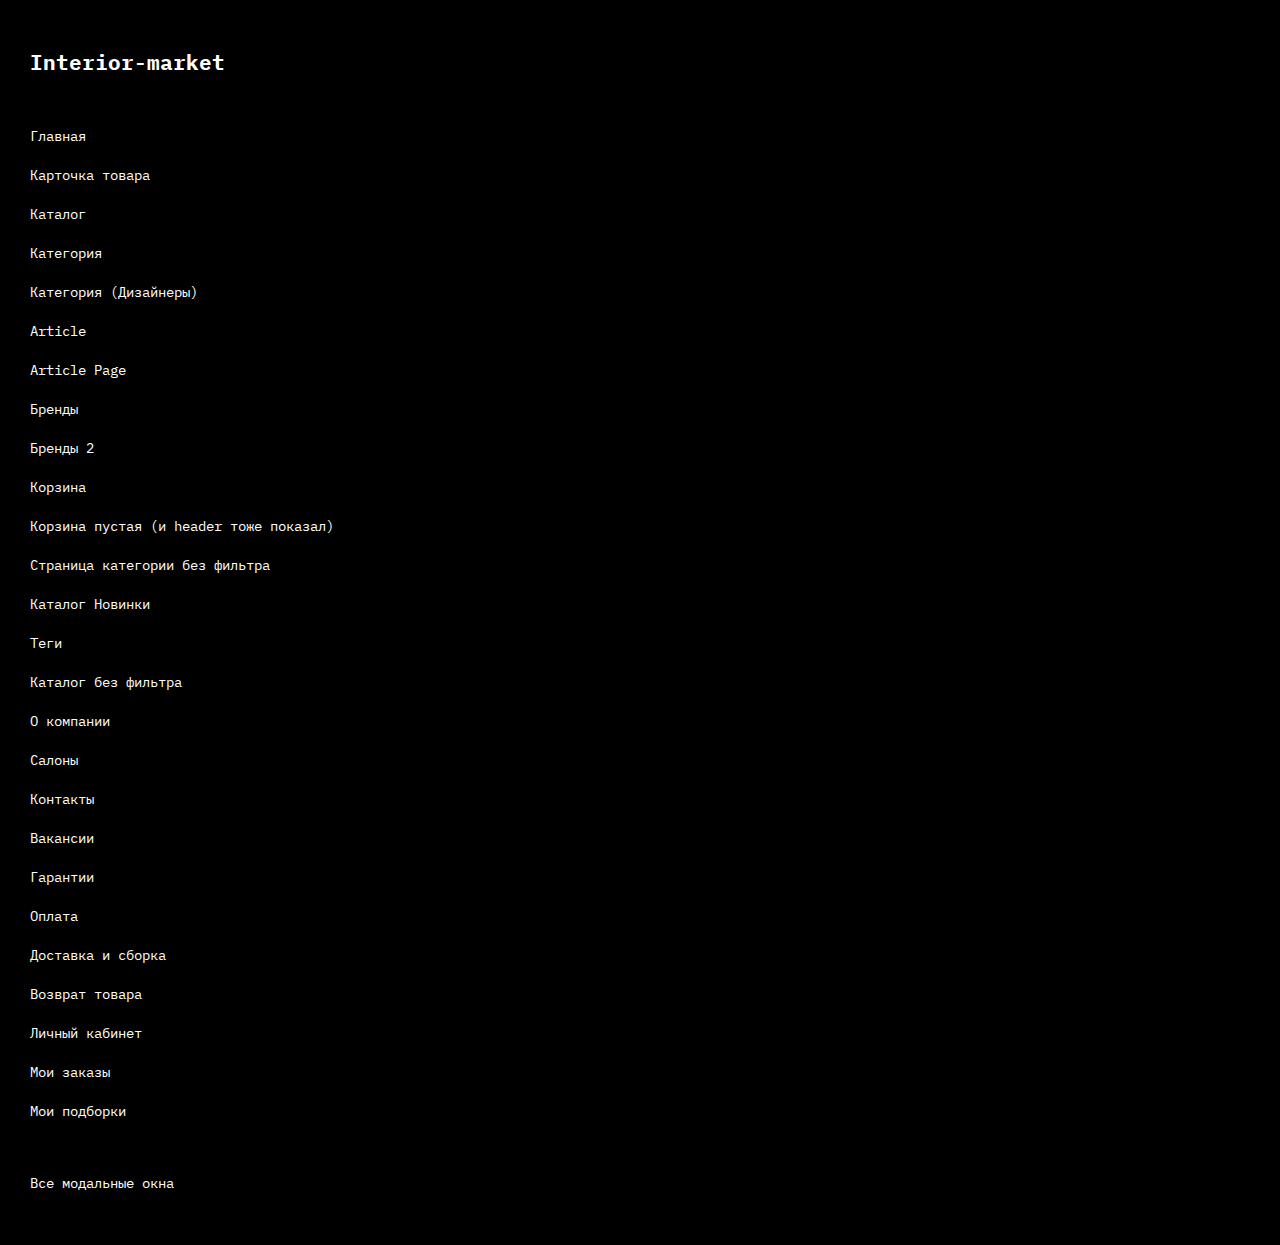
<file: index.html>
<!DOCTYPE html>
<html lang="ru">

<head>
  <meta charset="UTF-8" />
  <meta name="viewport" content="width=device-width, user-scalable=no, viewport-fit=cover" />
  <title>Все страницы</title>

  <link rel="shortcut icon" href="img/favicon.ico" type="image/x-icon" />
  <link rel="icon" href="img/favicon.ico" type="image/x-icon" />

  <link rel="stylesheet" type="text/css" href="fonts/stylesheet.css" />

  <link rel="stylesheet" type="text/css" href="libs/swiper/swiper-bundle.min.js" />
  <link rel="stylesheet" type="text/css" href="libs/selectric/selectric.css" />
  <link rel="stylesheet" type="text/css" href="libs/micromodal/micromodal.css" />
  <link rel="stylesheet" type="text/css" href="libs/fancybox/fancybox.css" />

  <link rel="stylesheet" type="text/css" href="css/style.css" />

  <style>
    body {
      padding: 50px 30px;
      background-color: #000;
      color: #fff;
    }

    a {
      display: table;
      text-decoration: underline;
      text-decoration-color: transparent;
      transition: text-decoration 0.3s;
      text-underline-offset: 5px;
    }

    a:hover {
      text-decoration-color: #fff;
    }

    a+a {
      margin-top: 15px;
    }

    h2 {
      margin-bottom: 50px;
      display: block;
    }
  </style>

</head>

<body>
  <h2>Interior-market</h2>

  <a href="pages/index/index.html">Главная</a>
  <a href="pages/product/product.html">Карточка товара</a>
  <a href="pages/catalog/catalog.html">Каталог</a>
  <a href="pages/category/category.html">Категория</a>
  <a href="pages/category/category_designers.html">Категория (Дизайнеры)</a>
  <a href="pages/article/article.html">Article</a>
  <a href="pages/article/article_page.html">Article Page</a>
  <a href="pages/catalog/catalog-brand.html">Бренды</a>
  <a href="pages/catalog/catalog-brand2.html">Бренды 2</a>
  <a href="pages/basket/basket.html">Корзина</a>
  <a href="pages/basket/basket-empty.html">Корзина пустая (и header тоже показал)</a>
  <a href="pages/category/category2.html">Страница категории без фильтра</a>
  <a href="pages/catalog/catalog-new.html">Каталог Новинки</a>
  <a href="pages/tags/tags.html">Теги</a>
  <a href="pages/catalog/catalog-not-filter.html">Каталог без фильтра</a>
  <a href="pages/about/about.html">О компании</a>
  <a href="pages/shop/shop.html">Салоны</a>
  <a href="pages/contacts/contacts.html">Контакты</a>
  <a href="pages/vacancy/vacancy.html">Вакансии</a>
  <a href="pages/warranty/warranty.html">Гарантии</a>
  <a href="pages/payment/payment.html">Оплата</a>
  <a href="pages/delivery/delivery.html">Доставка и сборка</a>
  <a href="pages/return/return.html">Возврат товара</a>
  <a href="pages/cabinet/cabinet.html">Личный кабинет</a>
  <a href="pages/cabinet/cabinet-orders.html">Мои заказы</a>
  <a href="pages/cabinet/cabinet-selections.html">Мои подборки</a>
  <br />
  <br />
  <a href="pages/modals/modals.html">Все модальные окна</a>

  <script src="libs/jquery/jquery-3.6.4.min.js"></script>
  <script src="libs/swiper/swiper-bundle.min.js"></script>
  <script src="libs/selectric/jquery.selectric.min.js"></script>
  <script src="libs/micromodal/micromodal.min.js"></script>
  <script src="libs/tabslet/jquery.tabslet.min.js"></script>
  <script src="libs/fancybox/fancybox.umd.js"></script>
  <script src="libs/inputmask/jquery.inputmask.min.js"></script>
  <script src="js/main.js"></script>
</body>

</html>
</file>
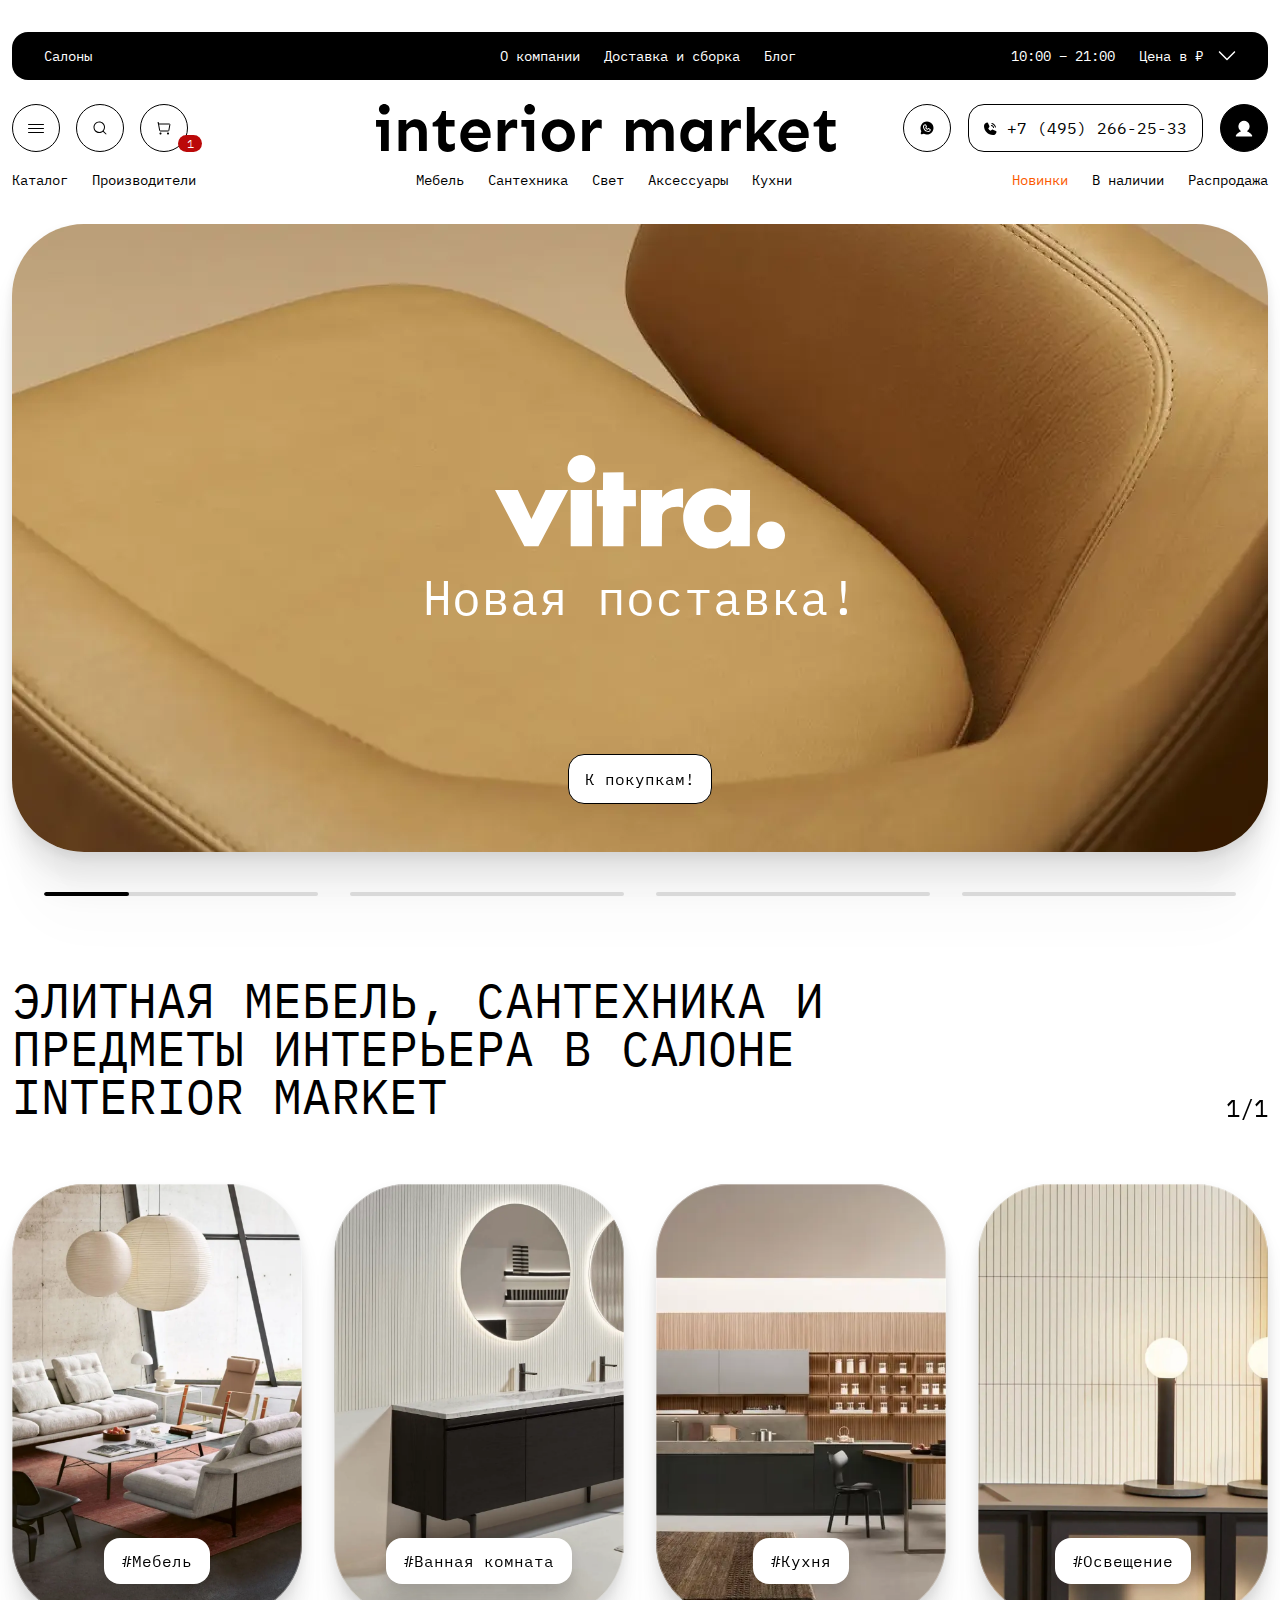
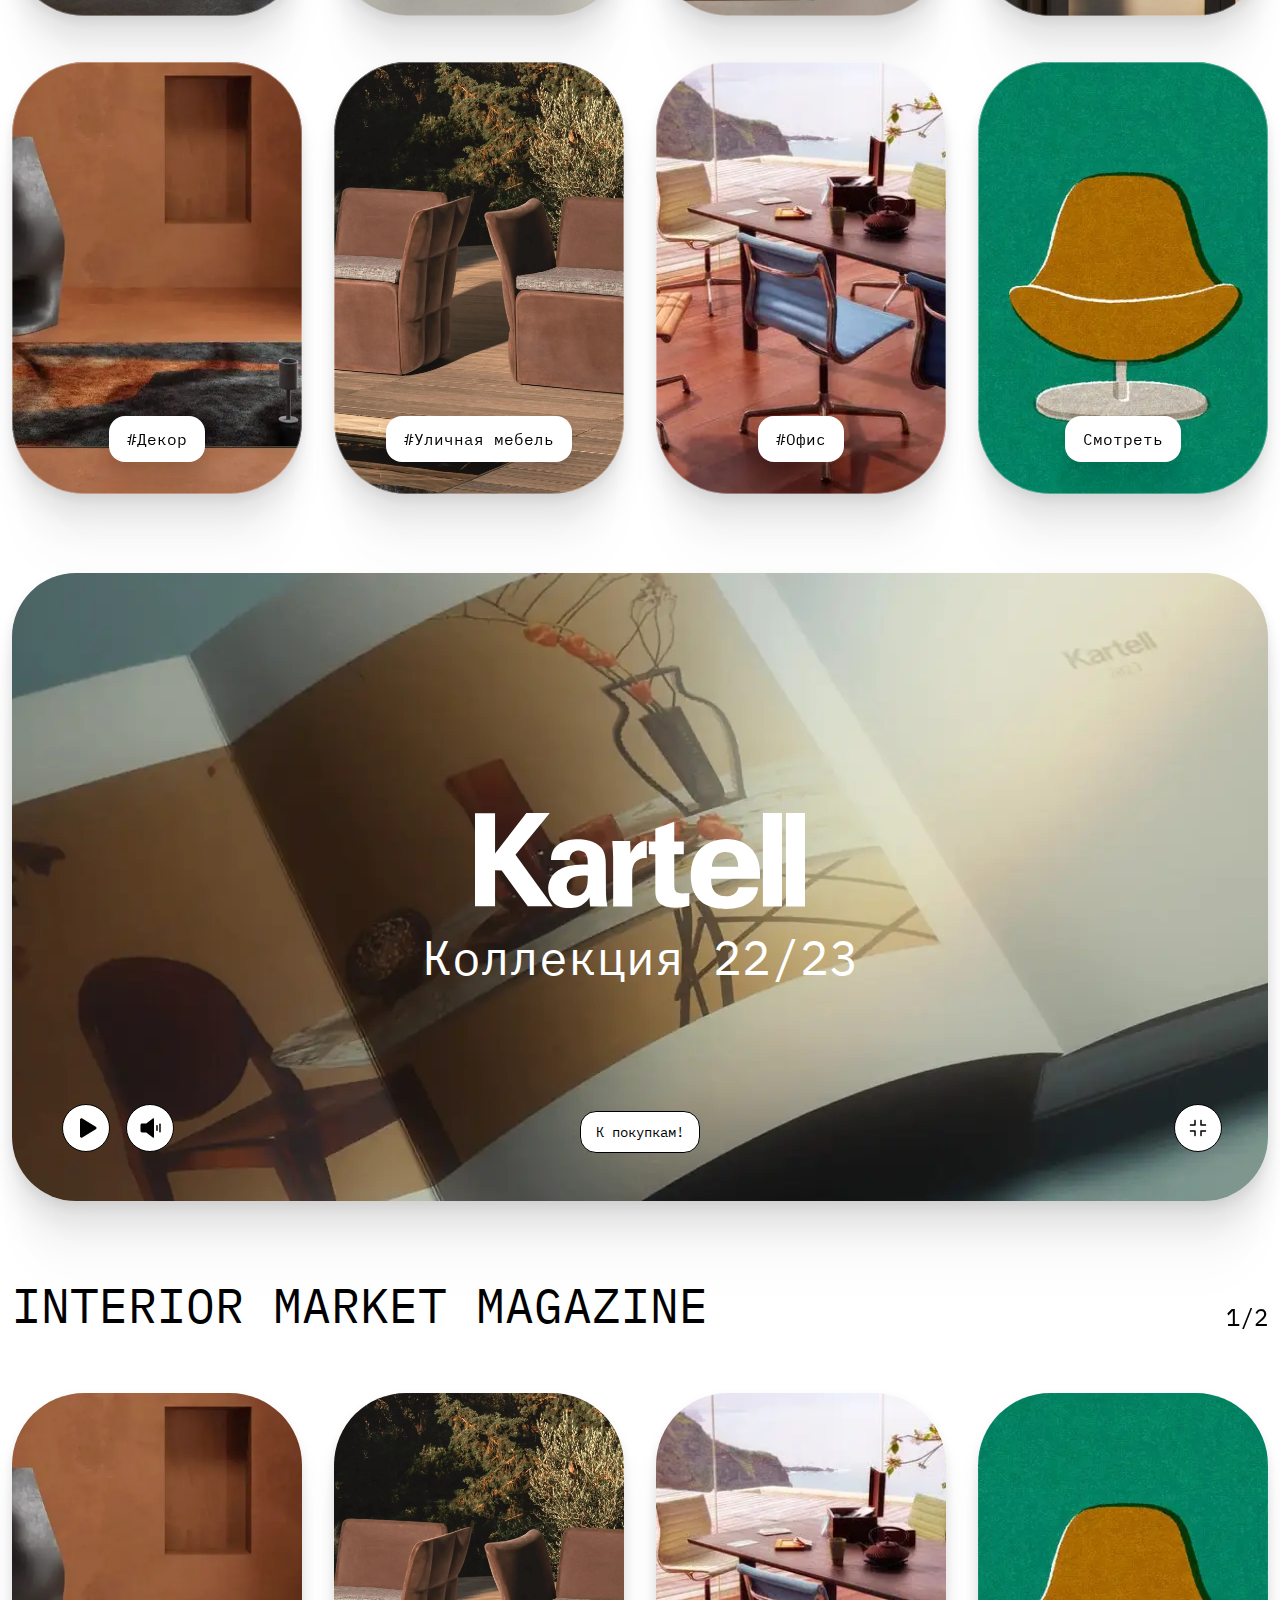
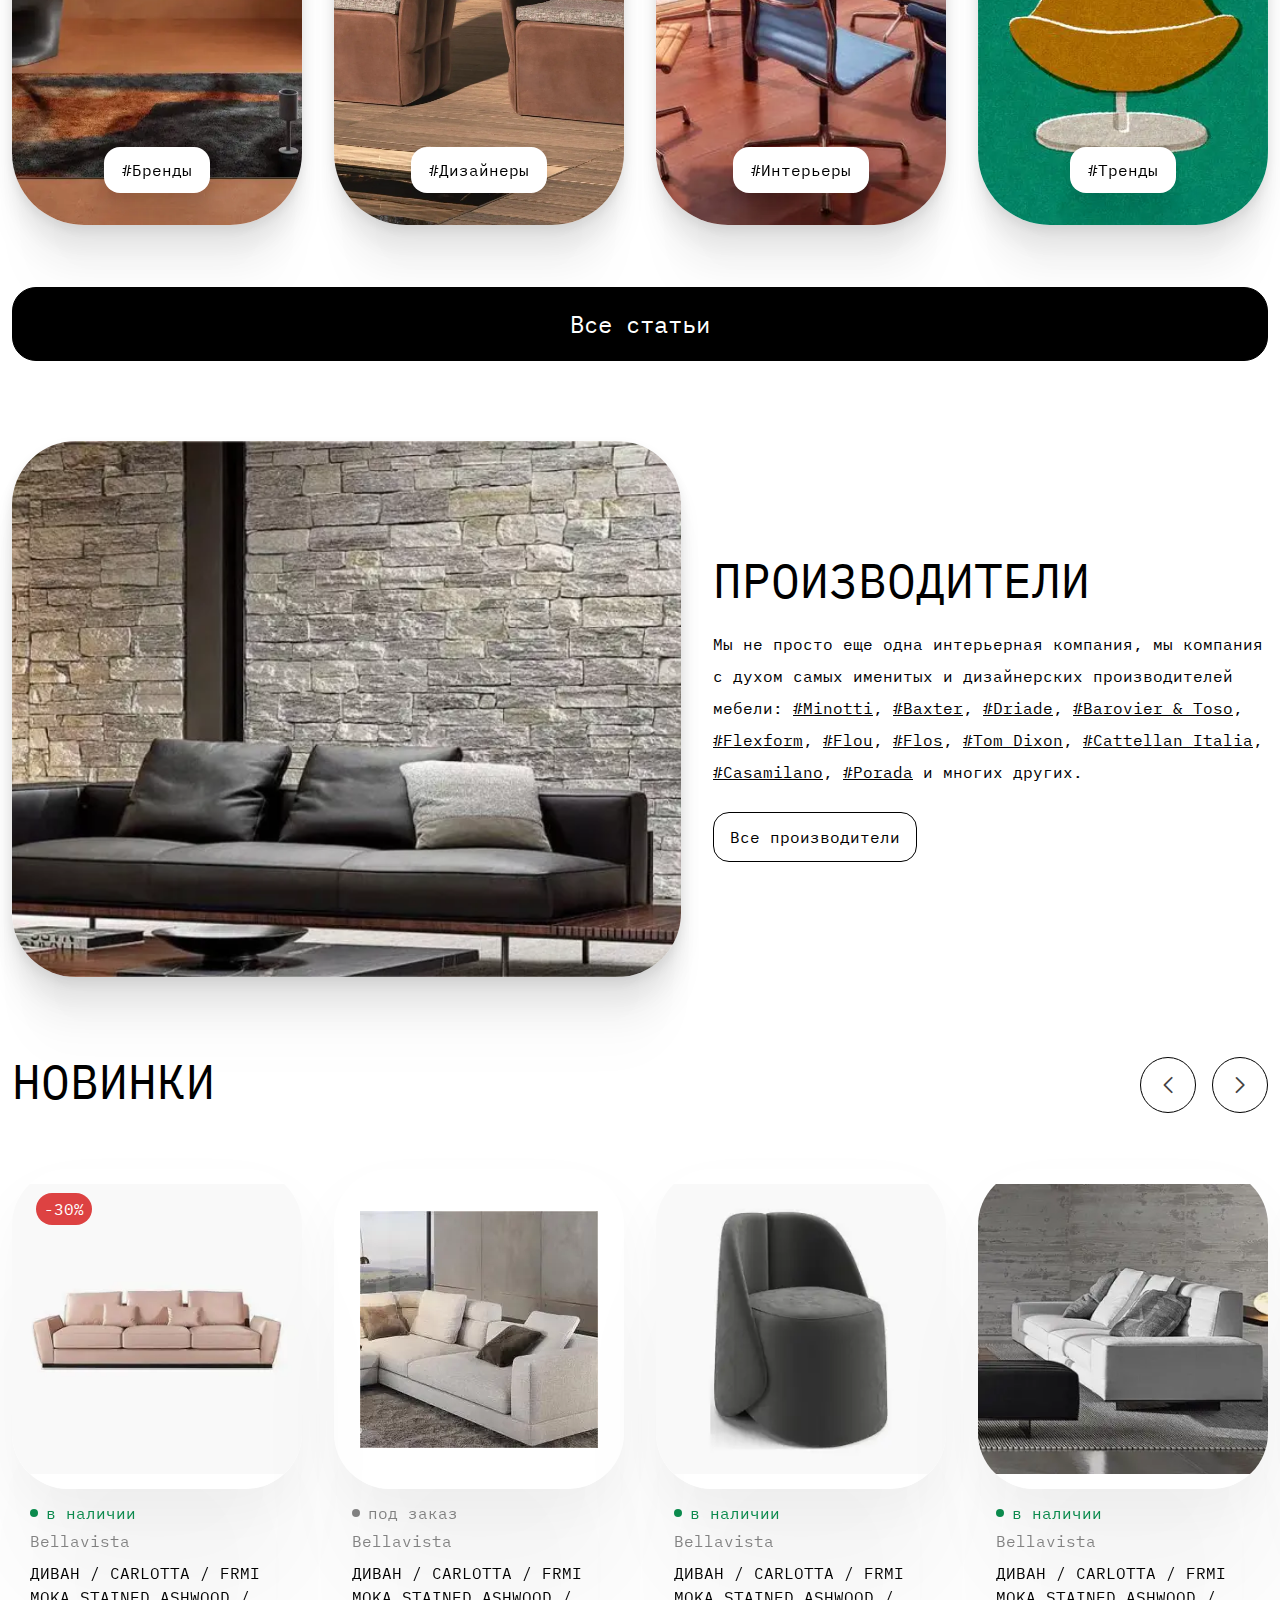
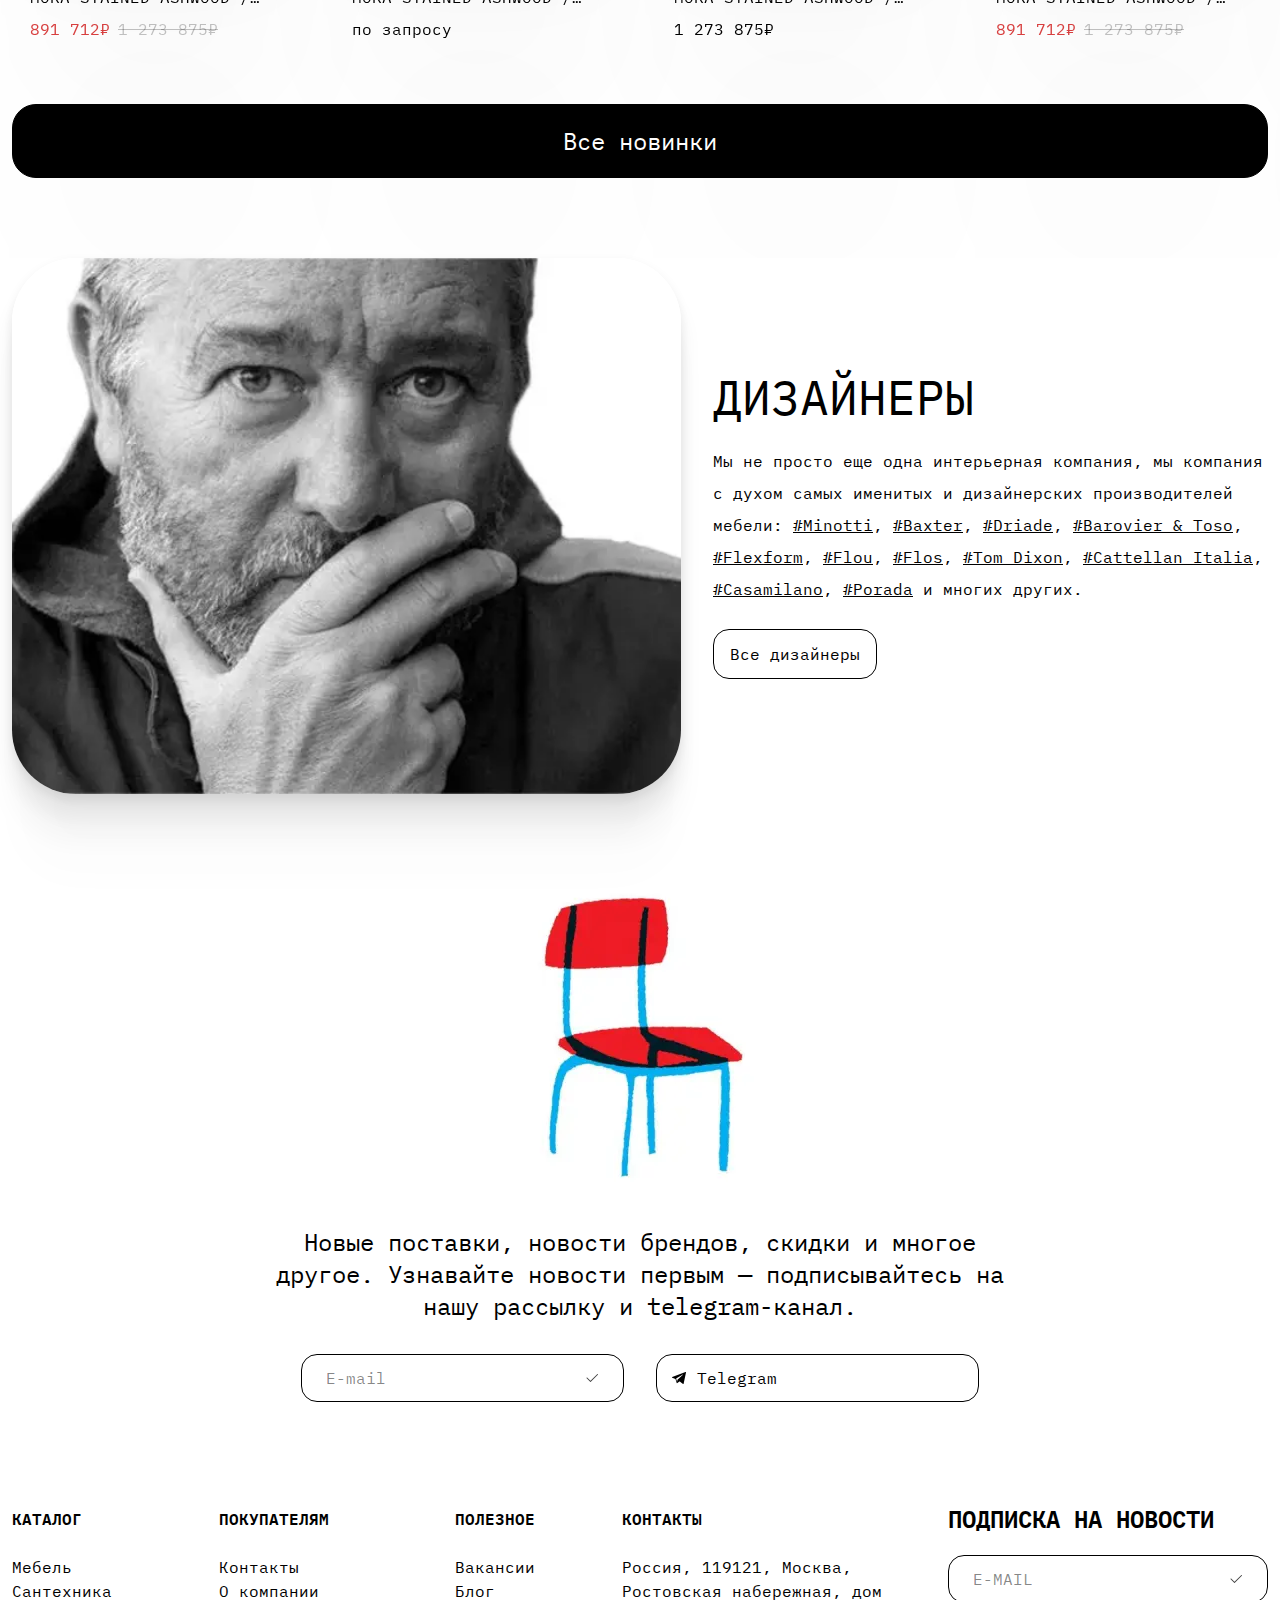
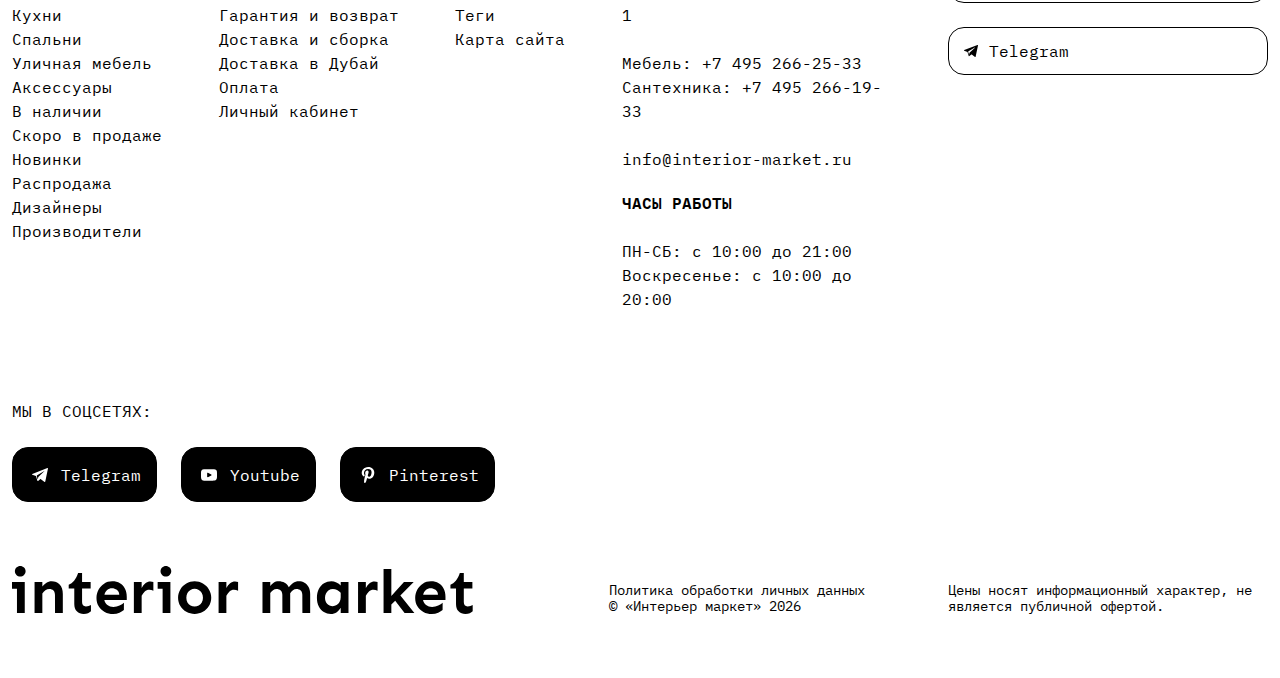
<file: pages/index/index.html>
<!DOCTYPE html>
<html lang="ru">

<head>
    <meta charset="UTF-8" />
    <meta name="viewport" content="width=device-width, user-scalable=no, viewport-fit=cover" />
    <title>Главная</title>

    <link rel="shortcut icon" href="../../img/favicon.ico" type="image/x-icon" />
    <link rel="icon" href="../../img/favicon.ico" type="image/x-icon" />

    <link rel="stylesheet" type="text/css" href="../../fonts/stylesheet.css" />

    <link rel="stylesheet" type="text/css" href="../../libs/swiper/swiper-bundle.min.css" />
    <link rel="stylesheet" type="text/css" href="../../libs/selectric/selectric.css" />
    <link rel="stylesheet" type="text/css" href="../../libs/micromodal/micromodal.css" />
    <link rel="stylesheet" type="text/css" href="../../libs/fancybox/fancybox.css" />

    <link rel="stylesheet" type="text/css" href="../../css/style.css" />
</head>

<body>

    <div class="siteWrapper">
        <header class="header">
            <div class="container">
                <div class="header__inner">
                    <div class="header-top">
                        <div class="header-top__adress">
                            <a href="#">Салоны</a>
                        </div>

                        <nav class="menu">
                            <ul>
                                <li><a href="#">О компании</a></li>
                                <li><a href="#">Доставка и сборка</a></li>
                                <li><a href="#">Блог</a></li>
                            </ul>
                        </nav>

                        <span class="header-top__time">10:00 – 21:00</span>
                        <div class="site-price">
                            <span class="site-price__text">Цена в </span>
                            <span class="site-price__currency">&#8381;</span>

                            <svg class="site-price__arrow" width="18" height="10" viewBox="0 0 18 10"
                                xmlns="http://www.w3.org/2000/svg">
                                <path fill-rule="evenodd" clip-rule="evenodd"
                                    d="M0.96967 0.46967C1.26256 0.176777 1.73744 0.176777 2.03033 0.46967L9 7.43934L15.9697 0.46967C16.2626 0.176777 16.7374 0.176777 17.0303 0.46967C17.3232 0.762563 17.3232 1.23744 17.0303 1.53033L9.53033 9.03033C9.23744 9.32322 8.76256 9.32322 8.46967 9.03033L0.96967 1.53033C0.676777 1.23744 0.676777 0.762563 0.96967 0.46967Z" />
                            </svg>

                            <div class="site-price__change">
                                <ul class="site-price__list">
                                    <li><a href="#" class="active">₽ — Рубли</a></li>
                                    <li><a href="#">$ — Доллары</a></li>
                                    <li><a href="#">€ — Евро</a></li>
                                </ul>
                            </div>

                        </div>
                    </div>
                    <div class="header-center">

                        <ul class="header-controls">
                            <li>
                                <button class="header-controls__button burger">
                                    <span class="burger__line"></span>
                                    <span class="burger__line"></span>
                                    <span class="burger__line"></span>
                                </button>
                            </li>
                            <li class="mobile">
                                <a href="#" class="link-block">
                                    <svg width="13" height="13" viewBox="0 0 13 13" fill="none"
                                        xmlns="http://www.w3.org/2000/svg">
                                        <path
                                            d="M11.8732 8.90167L8.94586 7.64709C8.79302 7.5813 8.62614 7.5548 8.46044 7.57003C8.29474 7.58525 8.13548 7.64171 7.99719 7.73425L6.432 8.77759C5.47541 8.31233 4.70117 7.5415 4.23169 6.58698L4.23181 6.58685L5.27148 4.99823C5.36198 4.86031 5.41689 4.70212 5.43129 4.53779C5.44569 4.37346 5.41913 4.20813 5.354 4.05658L4.09827 1.12671C4.01279 0.927829 3.86519 0.761988 3.67757 0.654017C3.48994 0.546046 3.2724 0.501753 3.0575 0.527771C2.21304 0.636347 1.43699 1.04864 0.874323 1.68763C0.311657 2.32662 0.000863082 3.14859 0 4C0 8.96265 4.03735 13 9 13C9.85142 12.9991 10.6734 12.6883 11.3124 12.1257C11.9514 11.563 12.3637 10.7869 12.4722 9.94244C12.4982 9.72754 12.4538 9.51002 12.3459 9.32241C12.2379 9.1348 12.0721 8.98719 11.8732 8.90167Z" />
                                        <path
                                            d="M7.83448 1.98302C8.59729 2.18813 9.29281 2.5901 9.85135 3.14864C10.4099 3.70719 10.8119 4.40271 11.017 5.16552C11.0514 5.29338 11.1352 5.40234 11.2499 5.46851C11.3646 5.53467 11.5009 5.55263 11.6288 5.51844C11.7567 5.48425 11.8659 5.40071 11.9323 5.28614C11.9987 5.17158 12.017 5.03534 11.983 4.90734C11.7323 3.97486 11.2409 3.12464 10.5581 2.44186C9.87535 1.75907 9.02513 1.2677 8.09265 1.01696C7.96465 0.983041 7.82842 1.00129 7.71385 1.06769C7.59929 1.1341 7.51574 1.24324 7.48155 1.37117C7.44736 1.49911 7.46532 1.63537 7.53149 1.75008C7.59765 1.86479 7.70662 1.94856 7.83447 1.98302L7.83448 1.98302Z" />
                                        <path
                                            d="M7.31665 3.91534C7.74041 4.02929 8.12678 4.25259 8.43706 4.56288C8.74734 4.87316 8.97065 5.25953 9.0846 5.68328C9.11906 5.81114 9.20283 5.92011 9.31754 5.98627C9.43224 6.05244 9.56851 6.07039 9.69645 6.0362C9.82438 6.00202 9.93352 5.91847 9.99993 5.80391C10.0663 5.68934 10.0846 5.55311 10.0507 5.42511C9.8911 4.83167 9.57839 4.29059 9.14387 3.85607C8.70934 3.42154 8.16826 3.10884 7.57483 2.94928C7.44683 2.91536 7.3106 2.9336 7.19603 3.00001C7.08146 3.06642 6.99792 3.17556 6.96373 3.30349C6.92954 3.43142 6.9475 3.56769 7.01366 3.6824C7.07983 3.7971 7.18879 3.88088 7.31665 3.91534L7.31665 3.91534Z" />
                                    </svg>

                                </a>
                            </li>

                            <li>
                                <button class="header-controls__button btn-search">
                                    <svg width="14" height="14" viewBox="0 0 14 14" fill="none"
                                        xmlns="http://www.w3.org/2000/svg">
                                        <path
                                            d="M13.353 13.3536C13.2592 13.4474 13.132 13.5001 12.9994 13.5001C12.8668 13.5001 12.7396 13.4474 12.6458 13.3536L9.94439 10.6522C8.80816 11.6061 7.34753 12.0846 5.86711 11.9878C4.38669 11.8911 3.00076 11.2265 1.99835 10.1328C0.995939 9.03915 0.454427 7.6007 0.486742 6.11748C0.519056 4.63425 1.1227 3.22075 2.1718 2.17175C3.22089 1.12275 4.63444 0.519222 6.11767 0.487036C7.6009 0.45485 9.0393 0.996486 10.1329 1.99899C11.2265 3.0015 11.8909 4.38748 11.9875 5.86791C12.0842 7.34834 11.6056 8.80892 10.6515 9.94508L13.353 12.6465C13.4467 12.7403 13.4994 12.8674 13.4994 13.0001C13.4994 13.1327 13.4467 13.2598 13.353 13.3536ZM6.24976 11C7.18922 11 8.10759 10.7214 8.88872 10.1995C9.66986 9.67754 10.2787 8.93569 10.6382 8.06774C10.9977 7.19979 11.0918 6.24472 10.9085 5.32331C10.7252 4.4019 10.2728 3.55553 9.60852 2.89124C8.94422 2.22694 8.09785 1.77454 7.17644 1.59126C6.25503 1.40798 5.29997 1.50205 4.43202 1.86156C3.56407 2.22108 2.82222 2.8299 2.30028 3.61103C1.77835 4.39217 1.49976 5.31053 1.49976 6.24999C1.50119 7.50933 2.00209 8.71669 2.89258 9.60718C3.78307 10.4977 4.99042 10.9986 6.24976 11Z" />
                                    </svg>
                                </button>
                            </li>
                            <li>
                                <button class="header-controls__button btn-basket">
                                    <picture>
                                        <source media="(max-width:1023px)" srcset="../../img/basket_white.svg" />
                                        <img src="../../img/basket.svg" alt="basket" />
                                    </picture>
                                    <span class="btn-basket__count">1</span>
                                </button>
                            </li>
                            <li class="mobile not-small-mobile">
                                <a href="#" class="link-block link-login-cabinet">
                                    <svg width="16" height="16" viewBox="0 0 16 16" fill="none"
                                        xmlns="http://www.w3.org/2000/svg">
                                        <mask id="path-1-inside-1_839_6301" fill="white">
                                            <path
                                                d="M14.496 13.2491C13.563 11.6423 12.0689 10.437 10.301 9.86523C11.1479 9.36128 11.806 8.59322 12.1742 7.67903C12.5423 6.76483 12.6002 5.75505 12.3389 4.80479C12.0775 3.85453 11.5115 3.01633 10.7276 2.41894C9.94377 1.82155 8.98548 1.49801 7.99994 1.49801C7.0144 1.49801 6.05611 1.82155 5.27225 2.41894C4.4884 3.01633 3.92234 3.85453 3.66102 4.80479C3.39969 5.75505 3.45755 6.76483 3.8257 7.67903C4.19386 8.59322 4.85195 9.36128 5.69891 9.86523C3.93104 10.437 2.43697 11.6422 1.50399 13.249C1.46002 13.325 1.43683 13.4113 1.43677 13.4991C1.4367 13.5869 1.45977 13.6731 1.50364 13.7492C1.5475 13.8253 1.61063 13.8884 1.68666 13.9324C1.7627 13.9763 1.84896 13.9994 1.93676 13.9994L14.0632 13.9995C14.151 13.9995 14.2373 13.9764 14.3133 13.9325C14.3893 13.8886 14.4525 13.8254 14.4963 13.7493C14.5402 13.6733 14.5633 13.587 14.5632 13.4992C14.5631 13.4114 14.54 13.3251 14.496 13.2491L14.496 13.2491Z" />
                                        </mask>
                                        <path
                                            d="M14.496 13.2491L13.6312 13.7512L13.6467 13.778L13.6639 13.8038L14.496 13.2491ZM10.301 9.86523L9.78963 9.00585L7.88966 10.1363L9.99323 10.8167L10.301 9.86523ZM7.99994 1.49801V0.498013V1.49801ZM5.69891 9.86523L6.00665 10.8167L8.1102 10.1363L6.21025 9.00585L5.69891 9.86523ZM1.50399 13.249L0.639198 12.7469L0.638447 12.7482L1.50399 13.249ZM1.93676 13.9994L1.93677 12.9994H1.93675L1.93676 13.9994ZM14.0632 13.9995L14.0633 12.9995H14.0632L14.0632 13.9995ZM14.496 13.2491L15.3615 12.7483L15.3456 12.7208L15.328 12.6944L14.496 13.2491ZM15.3608 12.747C14.3039 10.9268 12.6114 9.56148 10.6087 8.91375L9.99323 10.8167C11.5264 11.3126 12.8221 12.3577 13.6312 13.7512L15.3608 12.747ZM10.8123 10.7246C11.8475 10.1087 12.6518 9.16994 13.1018 8.05259L11.2466 7.30547C10.9602 8.01651 10.4484 8.61389 9.78963 9.00585L10.8123 10.7246ZM13.1018 8.05259C13.5518 6.93523 13.6225 5.70106 13.3031 4.53963L11.3747 5.06995C11.5779 5.80905 11.5329 6.59443 11.2466 7.30547L13.1018 8.05259ZM13.3031 4.53963C12.9837 3.37819 12.2918 2.35373 11.3338 1.62359L10.1215 3.21429C10.7311 3.67893 11.1714 4.33086 11.3747 5.06995L13.3031 4.53963ZM11.3338 1.62359C10.3757 0.893451 9.20449 0.498013 7.99994 0.498013V2.49801C8.76647 2.49801 9.51181 2.74966 10.1215 3.21429L11.3338 1.62359ZM7.99994 0.498013C6.79539 0.498013 5.62414 0.893451 4.6661 1.62359L5.87841 3.21429C6.48807 2.74966 7.2334 2.49801 7.99994 2.49801V0.498013ZM4.6661 1.62359C3.70806 2.35373 3.01621 3.37819 2.69681 4.53963L4.62522 5.06995C4.82847 4.33086 5.26874 3.67893 5.87841 3.21429L4.6661 1.62359ZM2.69681 4.53963C2.37741 5.70106 2.44813 6.93523 2.8981 8.05259L4.75331 7.30547C4.46697 6.59443 4.42196 5.80905 4.62522 5.06995L2.69681 4.53963ZM2.8981 8.05259C3.34806 9.16994 4.1524 10.1087 5.18757 10.7246L6.21025 9.00585C5.55151 8.61389 5.03965 8.01651 4.75331 7.30547L2.8981 8.05259ZM5.39117 8.91375C3.38854 9.56147 1.69606 10.9267 0.639199 12.7469L2.36879 13.7511C3.17787 12.3577 4.47354 11.3126 6.00665 10.8167L5.39117 8.91375ZM0.638447 12.7482C0.506515 12.9762 0.436956 13.2349 0.436768 13.4984L2.43677 13.4998C2.4367 13.5876 2.41352 13.6738 2.36954 13.7498L0.638447 12.7482ZM0.436768 13.4984C0.43658 13.7618 0.505769 14.0206 0.637374 14.2488L2.3699 13.2496C2.41377 13.3257 2.43683 13.412 2.43677 13.4998L0.436768 13.4984ZM0.637374 14.2488C0.768981 14.477 0.958362 14.6665 1.18646 14.7983L2.18686 13.0665C2.2629 13.1104 2.32603 13.1736 2.3699 13.2496L0.637374 14.2488ZM1.18646 14.7983C1.41457 14.93 1.67335 14.9994 1.93678 14.9994L1.93675 12.9994C2.02456 12.9994 2.11083 13.0225 2.18686 13.0665L1.18646 14.7983ZM1.93675 14.9994L14.0632 14.9995L14.0632 12.9995L1.93677 12.9994L1.93675 14.9994ZM14.0631 14.9995C14.3266 14.9996 14.5854 14.9302 14.8135 14.7984L13.8131 13.0666C13.8892 13.0227 13.9754 12.9995 14.0633 12.9995L14.0631 14.9995ZM14.8135 14.7984C15.0416 14.6667 15.231 14.4771 15.3626 14.2489L13.6301 13.2498C13.674 13.1737 13.7371 13.1105 13.8131 13.0666L14.8135 14.7984ZM15.3626 14.2489C15.4942 14.0207 15.5634 13.7619 15.5632 13.4985L13.5632 13.4999C13.5631 13.4121 13.5862 13.3258 13.6301 13.2498L15.3626 14.2489ZM15.5632 13.4985C15.563 13.235 15.4934 12.9763 15.3615 12.7483L13.6305 13.75C13.5865 13.674 13.5633 13.5878 13.5632 13.4999L15.5632 13.4985ZM15.328 12.6944L15.328 12.6944L13.6639 13.8038L13.6639 13.8038L15.328 12.6944Z"
                                            fill="white" mask="url(#path-1-inside-1_839_6301)" />
                                    </svg>
                                </a>
                            </li>
                        </ul>

                        <button class="burger-mobile burger">
                            <span class="burger__line"></span>
                            <span class="burger__line"></span>
                            <span class="burger__line"></span>
                        </button>

                        <div class="logo-wrapper">
                            <a href="#"></a>
                            <picture>
                                <source media="(max-width:1023px)" srcset="../../img/logo_white.svg" />
                                <img src="../../img/logo_black.svg" alt="logo">
                            </picture>
                        </div>

                        <div class="header-center__info">

                            <a href="#" class="link-block">
                                <svg width="14" height="14" viewBox="0 0 14 14" fill="none"
                                    xmlns="http://www.w3.org/2000/svg">
                                    <path
                                        d="M7 0.5C5.87102 0.500305 4.76157 0.794582 3.78086 1.35387C2.80014 1.91315 1.98196 2.71817 1.40685 3.68969C0.831728 4.6612 0.519497 5.76573 0.500884 6.89456C0.48227 8.02339 0.757915 9.13761 1.30069 10.1276L0.76651 11.9972C0.717502 12.1687 0.715244 12.3502 0.75997 12.5228C0.804695 12.6955 0.894777 12.853 1.02088 12.9791C1.14698 13.1052 1.30451 13.1953 1.47715 13.24C1.64979 13.2848 1.83125 13.2825 2.00272 13.2335L3.87247 12.6993C4.74136 13.1761 5.70777 13.4479 6.69781 13.4939C7.68784 13.5399 8.67529 13.3589 9.58465 12.9648C10.494 12.5706 11.3012 11.9738 11.9445 11.2198C12.5878 10.4659 13.0502 9.57482 13.2964 8.61476C13.5425 7.65471 13.5658 6.65108 13.3646 5.68062C13.1634 4.71016 12.7429 3.79856 12.1353 3.01553C11.5278 2.23249 10.7492 1.59875 9.85913 1.16276C8.96907 0.726766 7.99111 0.500069 7 0.5ZM8.50778 11C8.50595 11.0015 8.50253 11 8.49991 11C7.77699 11 7.06116 10.8575 6.39337 10.5806C5.72558 10.3037 5.11893 9.89788 4.60811 9.38634C4.09729 8.87479 3.69233 8.26756 3.41639 7.59938C3.14045 6.9312 2.99895 6.21517 2.99997 5.49225C3.00225 4.89693 3.24028 4.32675 3.66197 3.90652C4.08365 3.48629 4.65464 3.25022 5.24997 3.25C5.41402 3.25021 5.57511 3.29367 5.71699 3.376C5.85888 3.45833 5.97655 3.57662 6.05814 3.71894L6.78882 4.99775C6.87684 5.15201 6.92224 5.32691 6.92035 5.50451C6.91847 5.68211 6.86936 5.85601 6.77808 6.00837L6.33365 6.74909C6.55345 7.13017 6.86984 7.44657 7.25092 7.66639L7.99161 7.22193C8.14397 7.13064 8.31787 7.08153 8.49547 7.07963C8.67307 7.07773 8.84799 7.12312 9.00226 7.21113L10.281 7.94184C10.4233 8.0234 10.5416 8.14107 10.624 8.28296C10.7063 8.42485 10.7498 8.58595 10.75 8.75C10.7497 9.34531 10.5137 9.91629 10.0935 10.338C9.67325 10.7597 9.1031 10.9977 8.50778 11Z" />
                                    <path
                                        d="M7.52814 8.6662C7.459 8.70771 7.38084 8.73187 7.30034 8.73663C7.21983 8.74138 7.13937 8.72657 7.06583 8.69348C6.28383 8.34216 5.65785 7.7162 5.30652 6.9342C5.27344 6.86065 5.25865 6.78019 5.2634 6.69968C5.26815 6.61918 5.29231 6.54101 5.3338 6.47186L5.9206 5.49384L5.21021 4.25061C4.8868 4.26076 4.57993 4.39598 4.35421 4.62782C4.12848 4.85965 4.00151 5.17002 4 5.49359C3.99917 6.08508 4.11494 6.67093 4.34071 7.21763C4.56648 7.76433 4.89782 8.26117 5.31576 8.67971C5.73371 9.09825 6.23007 9.43029 6.77645 9.65684C7.32283 9.88339 7.90852 10 8.50001 10H8.50641C8.82998 9.9985 9.14035 9.87152 9.37219 9.6458C9.60403 9.42007 9.73925 9.11321 9.74939 8.78979L8.50617 8.07941L7.52814 8.6662Z" />
                                </svg>
                            </a>

                            <a href="tel:+74952662533" class="phone-block">
                                <svg width="13" height="13" viewBox="0 0 13 13" fill="none"
                                    xmlns="http://www.w3.org/2000/svg">
                                    <path
                                        d="M11.8732 8.90167L8.94586 7.64709C8.79302 7.5813 8.62614 7.5548 8.46044 7.57003C8.29474 7.58525 8.13548 7.64171 7.99719 7.73425L6.432 8.77759C5.47541 8.31233 4.70117 7.5415 4.23169 6.58698L4.23181 6.58685L5.27148 4.99823C5.36198 4.86031 5.41689 4.70212 5.43129 4.53779C5.44569 4.37346 5.41913 4.20813 5.354 4.05658L4.09827 1.12671C4.01279 0.927829 3.86519 0.761988 3.67757 0.654017C3.48994 0.546046 3.2724 0.501753 3.0575 0.527771C2.21304 0.636347 1.43699 1.04864 0.874323 1.68763C0.311657 2.32662 0.000863082 3.14859 0 4C0 8.96265 4.03735 13 9 13C9.85142 12.9991 10.6734 12.6883 11.3124 12.1257C11.9514 11.563 12.3637 10.7869 12.4722 9.94244C12.4982 9.72754 12.4538 9.51002 12.3459 9.32241C12.2379 9.1348 12.0721 8.98719 11.8732 8.90167Z" />
                                    <path
                                        d="M7.83448 1.98303C8.59729 2.18814 9.29281 2.5901 9.85135 3.14865C10.4099 3.70719 10.8119 4.40271 11.017 5.16552C11.0514 5.29338 11.1352 5.40235 11.2499 5.46851C11.3646 5.53468 11.5009 5.55263 11.6288 5.51844C11.7567 5.48425 11.8659 5.40071 11.9323 5.28615C11.9987 5.17158 12.017 5.03535 11.983 4.90735C11.7323 3.97486 11.2409 3.12464 10.5581 2.44186C9.87535 1.75908 9.02513 1.2677 8.09265 1.01696C7.96465 0.983045 7.82842 1.00129 7.71385 1.0677C7.59929 1.1341 7.51574 1.24325 7.48155 1.37118C7.44736 1.49911 7.46532 1.63538 7.53149 1.75008C7.59765 1.86479 7.70662 1.94857 7.83447 1.98303L7.83448 1.98303Z" />
                                    <path
                                        d="M7.31665 3.91534C7.74041 4.02929 8.12678 4.25259 8.43706 4.56288C8.74734 4.87316 8.97065 5.25953 9.0846 5.68328C9.11906 5.81114 9.20283 5.92011 9.31754 5.98627C9.43224 6.05244 9.56851 6.07039 9.69645 6.0362C9.82438 6.00202 9.93352 5.91847 9.99993 5.80391C10.0663 5.68934 10.0846 5.55311 10.0507 5.42511C9.8911 4.83167 9.57839 4.29059 9.14387 3.85607C8.70934 3.42154 8.16826 3.10884 7.57483 2.94928C7.44683 2.91536 7.3106 2.9336 7.19603 3.00001C7.08146 3.06642 6.99792 3.17556 6.96373 3.30349C6.92954 3.43142 6.9475 3.56769 7.01366 3.6824C7.07983 3.7971 7.18879 3.88088 7.31665 3.91534L7.31665 3.91534Z" />
                                </svg>
                                +7 (495) 266-25-33</a>

                            <a href="#" class="link-block link-login-cabinet">
                                <svg width="18" height="17" viewBox="0 0 18 17" fill="none"
                                    xmlns="http://www.w3.org/2000/svg">
                                    <path
                                        d="M17.12 15.5614C15.9538 13.5528 14.0862 12.0463 11.8763 11.3315C12.935 10.7016 13.7576 9.74153 14.2178 8.59878C14.678 7.45604 14.7503 6.19381 14.4236 5.00598C14.097 3.81815 13.3894 2.77041 12.4096 2.02367C11.4298 1.27694 10.2319 0.872513 8.99998 0.872513C7.76805 0.872513 6.57019 1.27694 5.59038 2.02367C4.61057 2.77041 3.90299 3.81815 3.57633 5.00598C3.24967 6.19381 3.32199 7.45604 3.78219 8.59878C4.24238 9.74153 5.065 10.7016 6.1237 11.3315C3.91386 12.0463 2.04627 13.5527 0.880052 15.5613C0.825081 15.6563 0.796099 15.7641 0.796021 15.8738C0.795942 15.9836 0.82477 16.0914 0.879605 16.1865C0.93444 16.2816 1.01335 16.3606 1.10839 16.4155C1.20343 16.4704 1.31126 16.4993 1.42101 16.4993L16.5791 16.4994C16.6888 16.4994 16.7966 16.4705 16.8917 16.4156C16.9867 16.3607 17.0657 16.2818 17.1205 16.1867C17.1753 16.0916 17.2042 15.9838 17.2041 15.874C17.204 15.7642 17.175 15.6564 17.12 15.5614L17.12 15.5614Z"
                                        fill="white" />
                                </svg>
                            </a>
                        </div>
                    </div>
                    <div class="header-bottom">
                        <ul>
                            <li><a href="#">Каталог</a></li>
                            <li><a href="#">Производители</a></li>

                            <li><a href="#">Мебель</a></li>
                            <li><a href="#">Сантехника</a></li>
                            <li><a href="#">Свет</a></li>
                            <li><a href="#">Аксессуары</a></li>
                            <li><a href="#">Кухни</a></li>

                            <li><a href="#" class="link-new">Новинки</a></li>
                            <li><a href="#">В наличии</a></li>
                            <li><a href="#">Распродажа</a></li>
                        </ul>
                    </div>
                    <div class="basket-invis">

                        <div class="basket-head">
                            <span class="basket-head__title">Корзина</span>
                            <span class="count-basket">2 товара</span>
                        </div>

                        <div class="basket-list">
                            <div class="basket-item">

                                <div class="basket-item__media">
                                    <picture class="product-card__picture">
                                        <a href="#"></a>
                                        <source type="image/webp" srcset="../../img/product-item1.webp">
                                        <img src="../../img/product-item1.jpg" alt="">
                                    </picture>
                                </div>

                                <div class="basket-item__content">
                                    <span class="product-card__availability product-card__availability--stock">в
                                        наличии</span>

                                    <span class="product-card__brand">Bellavista</span>

                                    <a href="#" class="link">Диван / CARLOTTA / FRMI Moka stained ashwood /
                                        fabric Диван / CARLOTTA / FRMI Moka stained ashwood /
                                        fabric</a>
                                </div>

                                <div class="basket-item__bottom">
                                    <div class="basket-count">
                                        <span class="basket-count__title">Кол-во:</span>
                                        <div class="count-block">
                                            <div class="count-block__body">
                                                <button class="count-btn count-minus"><svg width="12" height="12"
                                                        viewBox="0 0 12 12" fill="none"
                                                        xmlns="http://www.w3.org/2000/svg">
                                                        <path
                                                            d="M10.125 6.375H1.875C1.77554 6.375 1.68016 6.33549 1.60984 6.26517C1.53951 6.19484 1.5 6.09946 1.5 6C1.5 5.90054 1.53951 5.80516 1.60984 5.73484C1.68016 5.66451 1.77554 5.625 1.875 5.625H10.125C10.2245 5.625 10.3198 5.66451 10.3902 5.73484C10.4605 5.80516 10.5 5.90054 10.5 6C10.5 6.09946 10.4605 6.19484 10.3902 6.26517C10.3198 6.33549 10.2245 6.375 10.125 6.375Z"
                                                            fill="black" fill-opacity="0.48" />
                                                    </svg>
                                                </button>
                                                <input class="input-count" type="number" value="1">
                                                <button class="count-btn count-plus"><svg width="12" height="12"
                                                        viewBox="0 0 12 12" fill="none"
                                                        xmlns="http://www.w3.org/2000/svg">
                                                        <path
                                                            d="M10.125 5.625H6.375V1.875C6.375 1.77554 6.33549 1.68016 6.26517 1.60984C6.19484 1.53951 6.09946 1.5 6 1.5C5.90054 1.5 5.80516 1.53951 5.73484 1.60984C5.66451 1.68016 5.625 1.77554 5.625 1.875V5.625H1.875C1.77554 5.625 1.68016 5.66451 1.60984 5.73484C1.53951 5.80516 1.5 5.90054 1.5 6C1.5 6.09946 1.53951 6.19484 1.60984 6.26517C1.68016 6.33549 1.77554 6.375 1.875 6.375H5.625V10.125C5.625 10.2245 5.66451 10.3198 5.73484 10.3902C5.80516 10.4605 5.90054 10.5 6 10.5C6.09946 10.5 6.19484 10.4605 6.26517 10.3902C6.33549 10.3198 6.375 10.2245 6.375 10.125V6.375H10.125C10.2245 6.375 10.3198 6.33549 10.3902 6.26517C10.4605 6.19484 10.5 6.09946 10.5 6C10.5 5.90054 10.4605 5.80516 10.3902 5.73484C10.3198 5.66451 10.2245 5.625 10.125 5.625Z"
                                                            fill="black" fill-opacity="0.48" />
                                                    </svg>
                                                </button>
                                            </div>
                                        </div>
                                    </div>
                                    <div class="product-card__price">
                                        <span class="price-old">1 273 875₽</span>
                                        <span class="price-current">891 712₽</span>
                                    </div>
                                </div>

                                <a href="#" class="basket-detele"><svg width="16" height="16" viewBox="0 0 16 16"
                                        fill="none" xmlns="http://www.w3.org/2000/svg">
                                        <path
                                            d="M13.5 3H11.0002V2.5C10.9998 2.10231 10.8416 1.72104 10.5604 1.43984C10.2792 1.15863 9.89793 1.00045 9.50024 1H6.50024C6.10256 1.00045 5.72129 1.15863 5.44008 1.43984C5.15887 1.72104 5.00069 2.10231 5.00024 2.5V3H2.5C2.36739 3 2.24021 3.05268 2.14645 3.14645C2.05268 3.24021 2 3.36739 2 3.5C2 3.63261 2.05268 3.75979 2.14645 3.85355C2.24021 3.94732 2.36739 4 2.5 4H3V13C3.0003 13.2651 3.10576 13.5193 3.29323 13.7068C3.4807 13.8942 3.73488 13.9997 4 14H12C12.2651 13.9997 12.5193 13.8942 12.7068 13.7068C12.8942 13.5193 12.9997 13.2651 13 13V4H13.5C13.6326 4 13.7598 3.94732 13.8536 3.85355C13.9473 3.75979 14 3.63261 14 3.5C14 3.36739 13.9473 3.24021 13.8536 3.14645C13.7598 3.05268 13.6326 3 13.5 3ZM7.00024 10.5C7.00024 10.6326 6.94757 10.7598 6.8538 10.8536C6.76003 10.9473 6.63285 11 6.50024 11C6.36764 11 6.24046 10.9473 6.14669 10.8536C6.05292 10.7598 6.00024 10.6326 6.00024 10.5V6.5C6.00024 6.36739 6.05292 6.24021 6.14669 6.14645C6.24046 6.05268 6.36764 6 6.50024 6C6.63285 6 6.76003 6.05268 6.8538 6.14645C6.94757 6.24021 7.00024 6.36739 7.00024 6.5V10.5ZM10.0002 10.5C10.0002 10.6326 9.94757 10.7598 9.8538 10.8536C9.76003 10.9473 9.63285 11 9.50024 11C9.36764 11 9.24046 10.9473 9.14669 10.8536C9.05292 10.7598 9.00024 10.6326 9.00024 10.5V6.5C9.00024 6.36739 9.05292 6.24021 9.14669 6.14645C9.24046 6.05268 9.36764 6 9.50024 6C9.63285 6 9.76003 6.05268 9.8538 6.14645C9.94757 6.24021 10.0002 6.36739 10.0002 6.5V10.5ZM10.0002 3H6.00024V2.5C6.0004 2.36744 6.05312 2.24035 6.14686 2.14661C6.24059 2.05288 6.36768 2.00015 6.50024 2H9.50024C9.63281 2.00015 9.75989 2.05288 9.85363 2.14661C9.94737 2.24035 10.0001 2.36744 10.0002 2.5V3Z"
                                            fill="black" fill-opacity="0.48" />
                                    </svg>
                                </a>
                            </div>

                            <div class="basket-item">

                                <div class="basket-item__media">
                                    <picture class="product-card__picture">
                                        <a href="#"></a>
                                        <source type="image/webp" srcset="../../img/product-item2.webp">
                                        <img src="../../img/product-item2.jpg" alt="">
                                    </picture>
                                </div>

                                <div class="basket-item__content">
                                    <span class="product-card__availability product-card__availability--order">под
                                        заказ</span>

                                    <span class="product-card__brand">Bellavista</span>

                                    <a href="#" class="link">Диван</a>
                                </div>

                                <div class="basket-item__bottom">
                                    <div class="basket-count">
                                        <span class="basket-count__title">Кол-во:</span>
                                        <div class="count-block">
                                            <div class="count-block__body">
                                                <button class="count-btn count-minus"><svg width="12" height="12"
                                                        viewBox="0 0 12 12" fill="none"
                                                        xmlns="http://www.w3.org/2000/svg">
                                                        <path
                                                            d="M10.125 6.375H1.875C1.77554 6.375 1.68016 6.33549 1.60984 6.26517C1.53951 6.19484 1.5 6.09946 1.5 6C1.5 5.90054 1.53951 5.80516 1.60984 5.73484C1.68016 5.66451 1.77554 5.625 1.875 5.625H10.125C10.2245 5.625 10.3198 5.66451 10.3902 5.73484C10.4605 5.80516 10.5 5.90054 10.5 6C10.5 6.09946 10.4605 6.19484 10.3902 6.26517C10.3198 6.33549 10.2245 6.375 10.125 6.375Z"
                                                            fill="black" fill-opacity="0.48" />
                                                    </svg>
                                                </button>
                                                <input class="input-count" type="number" value="1">
                                                <button class="count-btn count-plus"><svg width="12" height="12"
                                                        viewBox="0 0 12 12" fill="none"
                                                        xmlns="http://www.w3.org/2000/svg">
                                                        <path
                                                            d="M10.125 5.625H6.375V1.875C6.375 1.77554 6.33549 1.68016 6.26517 1.60984C6.19484 1.53951 6.09946 1.5 6 1.5C5.90054 1.5 5.80516 1.53951 5.73484 1.60984C5.66451 1.68016 5.625 1.77554 5.625 1.875V5.625H1.875C1.77554 5.625 1.68016 5.66451 1.60984 5.73484C1.53951 5.80516 1.5 5.90054 1.5 6C1.5 6.09946 1.53951 6.19484 1.60984 6.26517C1.68016 6.33549 1.77554 6.375 1.875 6.375H5.625V10.125C5.625 10.2245 5.66451 10.3198 5.73484 10.3902C5.80516 10.4605 5.90054 10.5 6 10.5C6.09946 10.5 6.19484 10.4605 6.26517 10.3902C6.33549 10.3198 6.375 10.2245 6.375 10.125V6.375H10.125C10.2245 6.375 10.3198 6.33549 10.3902 6.26517C10.4605 6.19484 10.5 6.09946 10.5 6C10.5 5.90054 10.4605 5.80516 10.3902 5.73484C10.3198 5.66451 10.2245 5.625 10.125 5.625Z"
                                                            fill="black" fill-opacity="0.48" />
                                                    </svg>
                                                </button>
                                            </div>
                                        </div>
                                    </div>
                                    <div class="product-card__price">
                                        <span class="price">1 891 712₽</span>
                                    </div>
                                </div>

                                <a href="#" class="basket-detele"><svg width="16" height="16" viewBox="0 0 16 16"
                                        fill="none" xmlns="http://www.w3.org/2000/svg">
                                        <path
                                            d="M13.5 3H11.0002V2.5C10.9998 2.10231 10.8416 1.72104 10.5604 1.43984C10.2792 1.15863 9.89793 1.00045 9.50024 1H6.50024C6.10256 1.00045 5.72129 1.15863 5.44008 1.43984C5.15887 1.72104 5.00069 2.10231 5.00024 2.5V3H2.5C2.36739 3 2.24021 3.05268 2.14645 3.14645C2.05268 3.24021 2 3.36739 2 3.5C2 3.63261 2.05268 3.75979 2.14645 3.85355C2.24021 3.94732 2.36739 4 2.5 4H3V13C3.0003 13.2651 3.10576 13.5193 3.29323 13.7068C3.4807 13.8942 3.73488 13.9997 4 14H12C12.2651 13.9997 12.5193 13.8942 12.7068 13.7068C12.8942 13.5193 12.9997 13.2651 13 13V4H13.5C13.6326 4 13.7598 3.94732 13.8536 3.85355C13.9473 3.75979 14 3.63261 14 3.5C14 3.36739 13.9473 3.24021 13.8536 3.14645C13.7598 3.05268 13.6326 3 13.5 3ZM7.00024 10.5C7.00024 10.6326 6.94757 10.7598 6.8538 10.8536C6.76003 10.9473 6.63285 11 6.50024 11C6.36764 11 6.24046 10.9473 6.14669 10.8536C6.05292 10.7598 6.00024 10.6326 6.00024 10.5V6.5C6.00024 6.36739 6.05292 6.24021 6.14669 6.14645C6.24046 6.05268 6.36764 6 6.50024 6C6.63285 6 6.76003 6.05268 6.8538 6.14645C6.94757 6.24021 7.00024 6.36739 7.00024 6.5V10.5ZM10.0002 10.5C10.0002 10.6326 9.94757 10.7598 9.8538 10.8536C9.76003 10.9473 9.63285 11 9.50024 11C9.36764 11 9.24046 10.9473 9.14669 10.8536C9.05292 10.7598 9.00024 10.6326 9.00024 10.5V6.5C9.00024 6.36739 9.05292 6.24021 9.14669 6.14645C9.24046 6.05268 9.36764 6 9.50024 6C9.63285 6 9.76003 6.05268 9.8538 6.14645C9.94757 6.24021 10.0002 6.36739 10.0002 6.5V10.5ZM10.0002 3H6.00024V2.5C6.0004 2.36744 6.05312 2.24035 6.14686 2.14661C6.24059 2.05288 6.36768 2.00015 6.50024 2H9.50024C9.63281 2.00015 9.75989 2.05288 9.85363 2.14661C9.94737 2.24035 10.0001 2.36744 10.0002 2.5V3Z"
                                            fill="black" fill-opacity="0.48" />
                                    </svg>
                                </a>
                            </div>

                            <div class="basket-item">

                                <div class="basket-item__media">
                                    <picture class="product-card__picture">
                                        <a href="#"></a>
                                        <source type="image/webp" srcset="../../img/product-item1.webp">
                                        <img src="../../img/product-item1.jpg" alt="">
                                    </picture>
                                </div>

                                <div class="basket-item__content">
                                    <span class="product-card__availability product-card__availability--stock">в
                                        наличии</span>

                                    <span class="product-card__brand">Bellavista</span>

                                    <a href="#" class="link">Диван / CARLOTTA / FRMI Moka stained ashwood /
                                        fabric Диван / CARLOTTA / FRMI Moka stained ashwood /
                                        fabric</a>
                                </div>

                                <div class="basket-item__bottom">
                                    <div class="basket-count">
                                        <span class="basket-count__title">Кол-во:</span>
                                        <div class="count-block">
                                            <div class="count-block__body">
                                                <button class="count-btn count-minus"><svg width="12" height="12"
                                                        viewBox="0 0 12 12" fill="none"
                                                        xmlns="http://www.w3.org/2000/svg">
                                                        <path
                                                            d="M10.125 6.375H1.875C1.77554 6.375 1.68016 6.33549 1.60984 6.26517C1.53951 6.19484 1.5 6.09946 1.5 6C1.5 5.90054 1.53951 5.80516 1.60984 5.73484C1.68016 5.66451 1.77554 5.625 1.875 5.625H10.125C10.2245 5.625 10.3198 5.66451 10.3902 5.73484C10.4605 5.80516 10.5 5.90054 10.5 6C10.5 6.09946 10.4605 6.19484 10.3902 6.26517C10.3198 6.33549 10.2245 6.375 10.125 6.375Z"
                                                            fill="black" fill-opacity="0.48" />
                                                    </svg>
                                                </button>
                                                <input class="input-count" type="number" value="1">
                                                <button class="count-btn count-plus"><svg width="12" height="12"
                                                        viewBox="0 0 12 12" fill="none"
                                                        xmlns="http://www.w3.org/2000/svg">
                                                        <path
                                                            d="M10.125 5.625H6.375V1.875C6.375 1.77554 6.33549 1.68016 6.26517 1.60984C6.19484 1.53951 6.09946 1.5 6 1.5C5.90054 1.5 5.80516 1.53951 5.73484 1.60984C5.66451 1.68016 5.625 1.77554 5.625 1.875V5.625H1.875C1.77554 5.625 1.68016 5.66451 1.60984 5.73484C1.53951 5.80516 1.5 5.90054 1.5 6C1.5 6.09946 1.53951 6.19484 1.60984 6.26517C1.68016 6.33549 1.77554 6.375 1.875 6.375H5.625V10.125C5.625 10.2245 5.66451 10.3198 5.73484 10.3902C5.80516 10.4605 5.90054 10.5 6 10.5C6.09946 10.5 6.19484 10.4605 6.26517 10.3902C6.33549 10.3198 6.375 10.2245 6.375 10.125V6.375H10.125C10.2245 6.375 10.3198 6.33549 10.3902 6.26517C10.4605 6.19484 10.5 6.09946 10.5 6C10.5 5.90054 10.4605 5.80516 10.3902 5.73484C10.3198 5.66451 10.2245 5.625 10.125 5.625Z"
                                                            fill="black" fill-opacity="0.48" />
                                                    </svg>
                                                </button>
                                            </div>
                                        </div>
                                    </div>
                                    <div class="product-card__price">
                                        <span class="price-old">1 273 875₽</span>
                                        <span class="price-current">891 712₽</span>
                                    </div>
                                </div>

                                <a href="#" class="basket-detele"><svg width="16" height="16" viewBox="0 0 16 16"
                                        fill="none" xmlns="http://www.w3.org/2000/svg">
                                        <path
                                            d="M13.5 3H11.0002V2.5C10.9998 2.10231 10.8416 1.72104 10.5604 1.43984C10.2792 1.15863 9.89793 1.00045 9.50024 1H6.50024C6.10256 1.00045 5.72129 1.15863 5.44008 1.43984C5.15887 1.72104 5.00069 2.10231 5.00024 2.5V3H2.5C2.36739 3 2.24021 3.05268 2.14645 3.14645C2.05268 3.24021 2 3.36739 2 3.5C2 3.63261 2.05268 3.75979 2.14645 3.85355C2.24021 3.94732 2.36739 4 2.5 4H3V13C3.0003 13.2651 3.10576 13.5193 3.29323 13.7068C3.4807 13.8942 3.73488 13.9997 4 14H12C12.2651 13.9997 12.5193 13.8942 12.7068 13.7068C12.8942 13.5193 12.9997 13.2651 13 13V4H13.5C13.6326 4 13.7598 3.94732 13.8536 3.85355C13.9473 3.75979 14 3.63261 14 3.5C14 3.36739 13.9473 3.24021 13.8536 3.14645C13.7598 3.05268 13.6326 3 13.5 3ZM7.00024 10.5C7.00024 10.6326 6.94757 10.7598 6.8538 10.8536C6.76003 10.9473 6.63285 11 6.50024 11C6.36764 11 6.24046 10.9473 6.14669 10.8536C6.05292 10.7598 6.00024 10.6326 6.00024 10.5V6.5C6.00024 6.36739 6.05292 6.24021 6.14669 6.14645C6.24046 6.05268 6.36764 6 6.50024 6C6.63285 6 6.76003 6.05268 6.8538 6.14645C6.94757 6.24021 7.00024 6.36739 7.00024 6.5V10.5ZM10.0002 10.5C10.0002 10.6326 9.94757 10.7598 9.8538 10.8536C9.76003 10.9473 9.63285 11 9.50024 11C9.36764 11 9.24046 10.9473 9.14669 10.8536C9.05292 10.7598 9.00024 10.6326 9.00024 10.5V6.5C9.00024 6.36739 9.05292 6.24021 9.14669 6.14645C9.24046 6.05268 9.36764 6 9.50024 6C9.63285 6 9.76003 6.05268 9.8538 6.14645C9.94757 6.24021 10.0002 6.36739 10.0002 6.5V10.5ZM10.0002 3H6.00024V2.5C6.0004 2.36744 6.05312 2.24035 6.14686 2.14661C6.24059 2.05288 6.36768 2.00015 6.50024 2H9.50024C9.63281 2.00015 9.75989 2.05288 9.85363 2.14661C9.94737 2.24035 10.0001 2.36744 10.0002 2.5V3Z"
                                            fill="black" fill-opacity="0.48" />
                                    </svg>
                                </a>
                            </div>

                            <div class="basket-item">

                                <div class="basket-item__media">
                                    <picture class="product-card__picture">
                                        <a href="#"></a>
                                        <source type="image/webp" srcset="../../img/product-item2.webp">
                                        <img src="../../img/product-item2.jpg" alt="">
                                    </picture>
                                </div>

                                <div class="basket-item__content">
                                    <span class="product-card__availability product-card__availability--order">под
                                        заказ</span>

                                    <span class="product-card__brand">Bellavista</span>

                                    <a href="#" class="link">Диван</a>
                                </div>

                                <div class="basket-item__bottom">
                                    <div class="basket-count">
                                        <span class="basket-count__title">Кол-во:</span>
                                        <div class="count-block">
                                            <div class="count-block__body">
                                                <button class="count-btn count-minus"><svg width="12" height="12"
                                                        viewBox="0 0 12 12" fill="none"
                                                        xmlns="http://www.w3.org/2000/svg">
                                                        <path
                                                            d="M10.125 6.375H1.875C1.77554 6.375 1.68016 6.33549 1.60984 6.26517C1.53951 6.19484 1.5 6.09946 1.5 6C1.5 5.90054 1.53951 5.80516 1.60984 5.73484C1.68016 5.66451 1.77554 5.625 1.875 5.625H10.125C10.2245 5.625 10.3198 5.66451 10.3902 5.73484C10.4605 5.80516 10.5 5.90054 10.5 6C10.5 6.09946 10.4605 6.19484 10.3902 6.26517C10.3198 6.33549 10.2245 6.375 10.125 6.375Z"
                                                            fill="black" fill-opacity="0.48" />
                                                    </svg>
                                                </button>
                                                <input class="input-count" type="number" value="1">
                                                <button class="count-btn count-plus"><svg width="12" height="12"
                                                        viewBox="0 0 12 12" fill="none"
                                                        xmlns="http://www.w3.org/2000/svg">
                                                        <path
                                                            d="M10.125 5.625H6.375V1.875C6.375 1.77554 6.33549 1.68016 6.26517 1.60984C6.19484 1.53951 6.09946 1.5 6 1.5C5.90054 1.5 5.80516 1.53951 5.73484 1.60984C5.66451 1.68016 5.625 1.77554 5.625 1.875V5.625H1.875C1.77554 5.625 1.68016 5.66451 1.60984 5.73484C1.53951 5.80516 1.5 5.90054 1.5 6C1.5 6.09946 1.53951 6.19484 1.60984 6.26517C1.68016 6.33549 1.77554 6.375 1.875 6.375H5.625V10.125C5.625 10.2245 5.66451 10.3198 5.73484 10.3902C5.80516 10.4605 5.90054 10.5 6 10.5C6.09946 10.5 6.19484 10.4605 6.26517 10.3902C6.33549 10.3198 6.375 10.2245 6.375 10.125V6.375H10.125C10.2245 6.375 10.3198 6.33549 10.3902 6.26517C10.4605 6.19484 10.5 6.09946 10.5 6C10.5 5.90054 10.4605 5.80516 10.3902 5.73484C10.3198 5.66451 10.2245 5.625 10.125 5.625Z"
                                                            fill="black" fill-opacity="0.48" />
                                                    </svg>
                                                </button>
                                            </div>
                                        </div>
                                    </div>
                                    <div class="product-card__price">
                                        <span class="price">1 891 712₽</span>
                                    </div>
                                </div>

                                <a href="#" class="basket-detele"><svg width="16" height="16" viewBox="0 0 16 16"
                                        fill="none" xmlns="http://www.w3.org/2000/svg">
                                        <path
                                            d="M13.5 3H11.0002V2.5C10.9998 2.10231 10.8416 1.72104 10.5604 1.43984C10.2792 1.15863 9.89793 1.00045 9.50024 1H6.50024C6.10256 1.00045 5.72129 1.15863 5.44008 1.43984C5.15887 1.72104 5.00069 2.10231 5.00024 2.5V3H2.5C2.36739 3 2.24021 3.05268 2.14645 3.14645C2.05268 3.24021 2 3.36739 2 3.5C2 3.63261 2.05268 3.75979 2.14645 3.85355C2.24021 3.94732 2.36739 4 2.5 4H3V13C3.0003 13.2651 3.10576 13.5193 3.29323 13.7068C3.4807 13.8942 3.73488 13.9997 4 14H12C12.2651 13.9997 12.5193 13.8942 12.7068 13.7068C12.8942 13.5193 12.9997 13.2651 13 13V4H13.5C13.6326 4 13.7598 3.94732 13.8536 3.85355C13.9473 3.75979 14 3.63261 14 3.5C14 3.36739 13.9473 3.24021 13.8536 3.14645C13.7598 3.05268 13.6326 3 13.5 3ZM7.00024 10.5C7.00024 10.6326 6.94757 10.7598 6.8538 10.8536C6.76003 10.9473 6.63285 11 6.50024 11C6.36764 11 6.24046 10.9473 6.14669 10.8536C6.05292 10.7598 6.00024 10.6326 6.00024 10.5V6.5C6.00024 6.36739 6.05292 6.24021 6.14669 6.14645C6.24046 6.05268 6.36764 6 6.50024 6C6.63285 6 6.76003 6.05268 6.8538 6.14645C6.94757 6.24021 7.00024 6.36739 7.00024 6.5V10.5ZM10.0002 10.5C10.0002 10.6326 9.94757 10.7598 9.8538 10.8536C9.76003 10.9473 9.63285 11 9.50024 11C9.36764 11 9.24046 10.9473 9.14669 10.8536C9.05292 10.7598 9.00024 10.6326 9.00024 10.5V6.5C9.00024 6.36739 9.05292 6.24021 9.14669 6.14645C9.24046 6.05268 9.36764 6 9.50024 6C9.63285 6 9.76003 6.05268 9.8538 6.14645C9.94757 6.24021 10.0002 6.36739 10.0002 6.5V10.5ZM10.0002 3H6.00024V2.5C6.0004 2.36744 6.05312 2.24035 6.14686 2.14661C6.24059 2.05288 6.36768 2.00015 6.50024 2H9.50024C9.63281 2.00015 9.75989 2.05288 9.85363 2.14661C9.94737 2.24035 10.0001 2.36744 10.0002 2.5V3Z"
                                            fill="black" fill-opacity="0.48" />
                                    </svg>
                                </a>
                            </div>
                        </div>

                        <ul class="basket-form__result">
                            <li>
                                <span class="tit">Сумма:</span>
                                <span class="price">2 783 424₽</span>
                            </li>
                            <li>
                                <span class="tit">Доставка:</span>
                                <span class="price">12 000₽</span>
                            </li>
                            <li>
                                <span class="tit">Итого:</span>
                                <span class="price">2 783 424₽</span>
                            </li>
                        </ul>

                        <button class="btn btn-black">Оформить заказ</button>
                    </div>
                    <div class="search-invis">
                        <div class="input-item">
                            <input type="text" placeholder="Поиск...">
                            <button class="icon-check">
                                <svg width="20" height="20" viewBox="0 0 20 20" fill="none"
                                    xmlns="http://www.w3.org/2000/svg">
                                    <path
                                        d="M17.94 17.942C17.8228 18.0592 17.6638 18.1251 17.498 18.1251C17.3322 18.1251 17.1732 18.0592 17.056 17.942L13.6792 14.5652C12.2589 15.7576 10.4332 16.3557 8.58264 16.2348C6.73211 16.1138 4.9997 15.2832 3.74669 13.9161C2.49367 12.5489 1.81678 10.7509 1.85718 8.89684C1.89757 7.04281 2.65213 5.27593 3.9635 3.96468C5.27486 2.65343 7.0418 1.89902 8.89584 1.85879C10.7499 1.81856 12.5479 2.4956 13.9149 3.74874C15.2819 5.00187 16.1124 6.73435 16.2332 8.58488C16.354 10.4354 15.7557 12.2611 14.5632 13.6813L17.94 17.0581C18.0572 17.1753 18.123 17.3343 18.123 17.5001C18.123 17.6658 18.0572 17.8248 17.94 17.942ZM9.06096 15C10.2353 15 11.3832 14.6518 12.3597 13.9993C13.3361 13.3469 14.0971 12.4196 14.5465 11.3347C14.9959 10.2497 15.1135 9.0559 14.8844 7.90414C14.6553 6.75237 14.0898 5.69441 13.2594 4.86404C12.429 4.03366 11.3711 3.46817 10.2193 3.23907C9.06754 3.00997 7.87371 3.12755 6.78877 3.57695C5.70384 4.02635 4.77652 4.78737 4.1241 5.76379C3.47168 6.7402 3.12345 7.88816 3.12345 9.06248C3.12524 10.6367 3.75136 12.1459 4.86448 13.259C5.97759 14.3721 7.48678 14.9982 9.06096 15Z"
                                        fill="black" />
                                </svg>
                            </button>
                        </div>

                        <div class="search-invis__result">
                            <ul>
                                <li><a href="#">Двухместные диваны</a></li>
                                <li><a href="#">Трехместные диваны</a></li>
                                <li><a href="#">Диваны Minotti</a></li>
                            </ul>
                            <a href="#" class="btn btn-black">Все результаты</a>
                        </div>
                    </div>
                </div>
            </div>
        </header>

        <main class="main">
            <section class="grettings">
                <div class="container">
                    <div class="grettings__slider">
                        <div class="swiper-wrapper">
                            <div class="grettings__item swiper-slide">
                                <div class="grettings__content">
                                    <img class="icon" src="../../img/vitra.svg" alt="vitra">
                                    <p>Новая поставка!</p>
                                </div>
                                <a href="#" class="btn btn-white">К покупкам!</a>
                                <picture class="picture">
                                    <source type="image/webp" srcset="../../img/bg-grettings.webp" />
                                    <img src="../../img/bg-grettings.jpg" alt="" />
                                </picture>
                            </div>
                            <div class="grettings__item swiper-slide">
                                <div class="grettings__content">
                                    <img class="icon" src="../../img/vitra.svg" alt="vitra">
                                    <p>Новая поставка! 2</p>
                                </div>
                                <a href="#" class="btn btn-white">К покупкам!</a>
                                <picture class="picture">
                                    <source type="image/webp" srcset="../../img/bg-grettings.webp" />
                                    <img src="../../img/bg-grettings.jpg" alt="" />
                                </picture>
                            </div>
                            <div class="grettings__item swiper-slide">
                                <div class="grettings__content">
                                    <img class="icon" src="../../img/vitra.svg" alt="vitra">
                                    <p>Новая поставка! 3</p>
                                </div>
                                <a href="#" class="btn btn-white">К покупкам!</a>
                                <picture class="picture">
                                    <source type="image/webp" srcset="../../img/bg-grettings.webp" />
                                    <img src="../../img/bg-grettings.jpg" alt="" />
                                </picture>
                            </div>
                            <div class="grettings__item swiper-slide">
                                <div class="grettings__content">
                                    <img class="icon" src="../../img/vitra.svg" alt="vitra">
                                    <p>Новая поставка! 4</p>
                                </div>
                                <a href="#" class="btn btn-white">К покупкам!</a>
                                <picture class="picture">
                                    <source type="image/webp" srcset="../../img/bg-grettings.webp" />
                                    <img src="../../img/bg-grettings.jpg" alt="" />
                                </picture>
                            </div>
                        </div>
                        <div class="swiper-pagination"></div>
                    </div>
                </div>
            </section>
            <section class="category-section">
                <div class="container">
                    <h2 class="caption">Элитная мебель, сантехника
                        и предметы интерьера в салоне
                        Interior Market</h2>

                    <div class="slider-main swiper">
                        <div class="swiper-wrapper">
                            <div class="swiper-slide">
                                <a href="#" class="link"></a>
                                <picture class='picture'>
                                    <source type="image/webp" srcset="../../img/cat-picture1.webp" />
                                    <img src="../../img/cat-picture1.jpg" alt="" />
                                </picture>
                                <span class="slider-caterogy__link">#Мебель</span>
                            </div>
                            <div class="swiper-slide">
                                <a href="#" class="link"></a>
                                <picture class='picture'>
                                    <source type="image/webp" srcset="../../img/cat-picture2.webp" />
                                    <img src="../../img/cat-picture2.jpg" alt="" />
                                </picture>
                                <span class="slider-caterogy__link">#Ванная комната</span>
                            </div>
                            <div class="swiper-slide">
                                <a href="#" class="link"></a>
                                <picture class='picture'>
                                    <source type="image/webp" srcset="../../img/cat-picture3.webp" />
                                    <img src="../../img/cat-picture3.jpg" alt="" />
                                </picture>
                                <span class="slider-caterogy__link">#Кухня</span>
                            </div>
                            <div class="swiper-slide">
                                <a href="#" class="link"></a>
                                <picture class='picture'>
                                    <source type="image/webp" srcset="../../img/cat-picture4.webp" />
                                    <img src="../../img/cat-picture4.jpg" alt="" />
                                </picture>
                                <span class="slider-caterogy__link">#Освещение</span>
                            </div>

                            <div class="swiper-slide">
                                <a href="#" class="link"></a>
                                <picture class='picture'>
                                    <source type="image/webp" srcset="../../img/cat-picture5.webp" />
                                    <img src="../../img/cat-picture5.jpg" alt="" />
                                </picture>
                                <span class="slider-caterogy__link">#Декор</span>
                            </div>
                            <div class="swiper-slide">
                                <a href="#" class="link"></a>
                                <picture class='picture'>
                                    <source type="image/webp" srcset="../../img/cat-picture6.webp" />
                                    <img src="../../img/cat-picture6.jpg" alt="" />
                                </picture>
                                <span class="slider-caterogy__link">#Уличная мебель</span>
                            </div>
                            <div class="swiper-slide">
                                <a href="#" class="link"></a>
                                <picture class='picture'>
                                    <source type="image/webp" srcset="../../img/cat-picture7.webp" />
                                    <img src="../../img/cat-picture7.jpg" alt="" />
                                </picture>
                                <span class="slider-caterogy__link">#Офис</span>
                            </div>
                            <div class="swiper-slide">
                                <a href="#" class="link"></a>
                                <picture class='picture'>
                                    <source type="image/webp" srcset="../../img/cat-picture8.webp" />
                                    <img src="../../img/cat-picture8.jpg" alt="" />
                                </picture>
                                <a href="#" class="slider-caterogy__link">Смотреть</a>
                            </div>
                        </div>
                        <div class="swiper-pagination"></div>
                    </div>
                </div>
            </section>
            <section class="video-section">
                <div class="container">
                    <div class="video">
                        <video width="100%" height="100%" poster="../../img/video-poster.webp" playsinline
                            controls="true" />
                        <source src="../../img/video/video.webm" type='video/webm; codecs="vp8, vorbis"'>
                        </video>
                        <div class="video__text">
                            <img src="../../img/video-text.svg" alt="" />
                            <span>Коллекция 22/23</span>
                        </div>
                        <a href="#" class="btn btn-white">К покупкам!</a>

                        <div class="video__btn video__btn--play">
                            <svg class="icon-play" width="24" height="24" viewBox="0 0 24 24" fill="none"
                                xmlns="http://www.w3.org/2000/svg">
                                <path
                                    d="M21.7793 10.7198L8.28223 2.47125C8.05488 2.33223 7.79461 2.25629 7.52817 2.25125C7.26174 2.2462 6.99878 2.31224 6.76634 2.44256C6.5339 2.57288 6.34038 2.76277 6.20568 2.99271C6.07099 3.22264 6 3.48431 6 3.75079V20.2493C6.00022 20.5157 6.07135 20.7772 6.20609 21.0071C6.34083 21.2369 6.53433 21.4266 6.76669 21.5569C6.99906 21.6872 7.26192 21.7533 7.52826 21.7483C7.79461 21.7434 8.05484 21.6677 8.28223 21.5289L21.7793 13.2803C21.9986 13.1462 22.1797 12.9581 22.3054 12.7339C22.4311 12.5098 22.4971 12.2571 22.4971 12.0001C22.4971 11.7431 22.4311 11.4904 22.3054 11.2662C22.1797 11.042 21.9986 10.8539 21.7793 10.7198Z"
                                    fill="black" />
                            </svg>
                            <svg class="icon-paused" width="18" height="18" viewBox="0 0 18 18" fill="none"
                                xmlns="http://www.w3.org/2000/svg">
                                <path
                                    d="M17.25 1.5V16.5C17.2495 16.8977 17.0914 17.279 16.8102 17.5602C16.529 17.8414 16.1477 17.9995 15.75 18H12.375C11.9773 17.9995 11.596 17.8414 11.3148 17.5602C11.0336 17.279 10.8755 16.8977 10.875 16.5V1.5C10.8755 1.10231 11.0336 0.721048 11.3148 0.439842C11.596 0.158636 11.9773 0.000454817 12.375 0H15.75C16.1477 0.000454817 16.529 0.158636 16.8102 0.439842C17.0914 0.721048 17.2495 1.10231 17.25 1.5ZM5.625 0H2.25C1.85231 0.000454817 1.47105 0.158636 1.18984 0.439842C0.908636 0.721048 0.750455 1.10231 0.75 1.5V16.5C0.750455 16.8977 0.908636 17.279 1.18984 17.5602C1.47105 17.8414 1.85231 17.9995 2.25 18H5.625C6.02269 17.9995 6.40395 17.8414 6.68516 17.5602C6.96636 17.279 7.12455 16.8977 7.125 16.5V1.5C7.12455 1.10231 6.96636 0.721048 6.68516 0.439842C6.40395 0.158636 6.02269 0.000454817 5.625 0Z" />
                            </svg>
                        </div>

                        <div class="video__btn video__btn--volume">
                            <svg class="icon-mute" width="23" height="20" viewBox="0 0 23 20" fill="none"
                                xmlns="http://www.w3.org/2000/svg">
                                <path
                                    d="M4.05499 1.24551C3.92118 1.09832 3.73437 1.01031 3.53567 1.00085C3.33697 0.991389 3.14265 1.06125 2.99545 1.19506C2.84826 1.32888 2.76025 1.51568 2.75079 1.71439C2.74133 1.91309 2.81119 2.10741 2.94501 2.2546L5.89566 5.50033H2C1.60231 5.50079 1.22105 5.65897 0.939842 5.94017C0.658636 6.22138 0.500455 6.60265 0.5 7.00033V13.0003C0.500455 13.398 0.658636 13.7793 0.939842 14.0605C1.22105 14.3417 1.60231 14.4999 2 14.5003H6.24265L12.7896 19.5923L12.7891 19.5913L12.7895 19.5916C12.9003 19.6778 13.033 19.7312 13.1726 19.7457C13.3123 19.7602 13.4532 19.7352 13.5793 19.6735C13.7054 19.6118 13.8116 19.516 13.8859 19.3969C13.9602 19.2777 13.9995 19.1402 13.9995 18.9998V14.4145L17.945 18.7546C18.0788 18.9018 18.2656 18.9898 18.4643 18.9993C18.663 19.0087 18.8574 18.9389 19.0045 18.805C19.1517 18.6712 19.2397 18.4844 19.2492 18.2857C19.2587 18.087 19.1888 17.8927 19.055 17.7455L4.05499 1.24551ZM5.74725 13.0003H2V7.00033H5.74725V13.0003Z"
                                    fill="black" />
                                <path
                                    d="M12.695 8.51988C12.7969 8.63188 12.9302 8.71045 13.0775 8.74526C13.2249 8.78006 13.3793 8.76948 13.5205 8.71489C13.6617 8.6603 13.783 8.56426 13.8686 8.4394C13.9542 8.31454 14 8.16671 14 8.01533V1.0012C14 0.860801 13.9606 0.723221 13.8863 0.604115C13.812 0.485009 13.7057 0.38916 13.5796 0.327477C13.4534 0.265794 13.3125 0.240753 13.1729 0.255204C13.0332 0.269655 12.9004 0.323018 12.7896 0.409219L9.05426 3.31446C8.97267 3.3779 8.90508 3.45751 8.85573 3.5483C8.80637 3.63909 8.7763 3.73911 8.76742 3.84207C8.75854 3.94502 8.77104 4.04871 8.80412 4.14661C8.83721 4.24451 8.89017 4.33452 8.95968 4.41099L12.695 8.51988Z"
                                    fill="black" />
                                <path
                                    d="M20.0511 4.69789C19.9104 4.55725 19.7197 4.47825 19.5207 4.47827C19.3218 4.47829 19.1311 4.55732 18.9904 4.69798C18.8498 4.83864 18.7708 5.02941 18.7708 5.22832C18.7708 5.42723 18.8499 5.61798 18.9905 5.75862C19.5477 6.31577 19.9896 6.97719 20.2912 7.70514C20.5927 8.43309 20.7479 9.2133 20.7479 10.0012C20.7479 10.7891 20.5927 11.5694 20.2912 12.2973C19.9896 13.0252 19.5477 13.6867 18.9905 14.2438C18.9207 14.3134 18.8653 14.3961 18.8275 14.4871C18.7896 14.5782 18.7701 14.6758 18.77 14.7744C18.7699 14.8729 18.7893 14.9706 18.827 15.0617C18.8647 15.1528 18.9199 15.2355 18.9896 15.3053C19.0593 15.375 19.1421 15.4303 19.2332 15.468C19.3243 15.5057 19.4219 15.525 19.5205 15.525C19.6191 15.5249 19.7167 15.5054 19.8077 15.4676C19.8988 15.4298 19.9815 15.3744 20.0511 15.3045C20.7476 14.6081 21.3 13.7813 21.677 12.8714C22.0539 11.9614 22.2479 10.9861 22.2479 10.0012C22.2479 9.01629 22.0539 8.04101 21.677 7.13106C21.3 6.22111 20.7476 5.39431 20.0511 4.69789V4.69789Z"
                                    fill="black" />
                                <path
                                    d="M16.9977 10.0013C16.9985 10.2969 16.9407 10.5897 16.8276 10.8628C16.7145 11.1359 16.5483 11.3838 16.3387 11.5922C16.269 11.6618 16.2137 11.7445 16.1759 11.8355C16.1381 11.9265 16.1187 12.0241 16.1187 12.1226C16.1186 12.2211 16.138 12.3187 16.1757 12.4097C16.2134 12.5008 16.2686 12.5835 16.3383 12.6532C16.4079 12.7229 16.4906 12.7781 16.5817 12.8158C16.6727 12.8535 16.7703 12.8729 16.8688 12.8729C16.9673 12.8729 17.0649 12.8534 17.1559 12.8157C17.2469 12.778 17.3296 12.7227 17.3992 12.6529C17.7475 12.3047 18.0237 11.8913 18.2122 11.4364C18.4007 10.9814 18.4977 10.4937 18.4977 10.0013C18.4977 9.50881 18.4007 9.02116 18.2122 8.56618C18.0238 8.1112 17.7476 7.69779 17.3993 7.34957C17.2587 7.20891 17.0679 7.12988 16.869 7.12988C16.67 7.12988 16.4793 7.20891 16.3386 7.34957C16.1979 7.49023 16.1189 7.68101 16.1189 7.87993C16.1189 8.07886 16.1979 8.26964 16.3386 8.4103C16.5482 8.61874 16.7144 8.86668 16.8275 9.13978C16.9406 9.41288 16.9985 9.7057 16.9977 10.0013Z"
                                    fill="black" />
                            </svg>

                            <svg class="icon-not-mute" width="21" height="20" viewBox="0 0 21 20" fill="none"
                                xmlns="http://www.w3.org/2000/svg">
                                <path
                                    d="M13.579 0.325888C13.453 0.264254 13.3121 0.239265 13.1725 0.253768C13.0329 0.268271 12.9002 0.321683 12.7895 0.40792L6.24164 5.49972H1.99945C1.60175 5.50011 1.22044 5.65827 0.939225 5.93949C0.658005 6.22071 0.499844 6.60201 0.499451 6.99972V12.9997C0.499844 13.3974 0.658005 13.7787 0.939225 14.0599C1.22044 14.3412 1.60175 14.4993 1.99945 14.4997H6.24164L12.7895 19.5915C12.9002 19.6778 13.033 19.7312 13.1726 19.7457C13.3123 19.7601 13.4532 19.7351 13.5793 19.6734C13.7054 19.6118 13.8116 19.5159 13.8859 19.3968C13.9602 19.2777 13.9995 19.1401 13.9995 18.9997V0.999717C13.9995 0.859293 13.9602 0.721668 13.8858 0.60253C13.8115 0.483393 13.7052 0.387537 13.579 0.325888Z" />
                                <path
                                    d="M16.9995 7C16.8005 7.00001 16.6098 7.07903 16.4691 7.21968C16.3285 7.36033 16.2495 7.55109 16.2495 7.75V12.25C16.2495 12.4489 16.3285 12.6397 16.4691 12.7803C16.6098 12.921 16.8005 13 16.9995 13C17.1984 13 17.3891 12.921 17.5298 12.7803C17.6704 12.6397 17.7495 12.4489 17.7495 12.25V7.75C17.7494 7.55109 17.6704 7.36033 17.5298 7.21968C17.3891 7.07903 17.1984 7.00001 16.9995 7Z" />
                                <path
                                    d="M19.9995 5.5C19.8005 5.50001 19.6098 5.57903 19.4691 5.71968C19.3285 5.86033 19.2495 6.05109 19.2495 6.25V13.75C19.2495 13.9489 19.3285 14.1397 19.4691 14.2803C19.6098 14.421 19.8005 14.5 19.9995 14.5C20.1984 14.5 20.3891 14.421 20.5298 14.2803C20.6704 14.1397 20.7495 13.9489 20.7495 13.75V6.25C20.7494 6.05109 20.6704 5.86033 20.5298 5.71968C20.3891 5.57903 20.1984 5.50001 19.9995 5.5Z" />
                            </svg>
                        </div>

                        <div class="video__btn video__btn--full">
                            <svg width="18" height="18" viewBox="0 0 18 18" fill="none"
                                xmlns="http://www.w3.org/2000/svg">
                                <path
                                    d="M12 6.75H16.5C16.6989 6.75 16.8897 6.67098 17.0303 6.53033C17.171 6.38968 17.25 6.19891 17.25 6C17.25 5.80109 17.171 5.61032 17.0303 5.46967C16.8897 5.32902 16.6989 5.25 16.5 5.25H12.75V1.5C12.75 1.30109 12.671 1.11032 12.5303 0.96967C12.3897 0.829018 12.1989 0.75 12 0.75C11.8011 0.75 11.6103 0.829018 11.4697 0.96967C11.329 1.11032 11.25 1.30109 11.25 1.5V6C11.25 6.19891 11.329 6.38968 11.4697 6.53033C11.6103 6.67098 11.8011 6.75 12 6.75Z"
                                    fill="black" />
                                <path
                                    d="M6 11.25H1.5C1.30109 11.25 1.11032 11.329 0.96967 11.4697C0.829018 11.6103 0.75 11.8011 0.75 12C0.75 12.1989 0.829018 12.3897 0.96967 12.5303C1.11032 12.671 1.30109 12.75 1.5 12.75H5.25V16.5C5.25 16.6989 5.32902 16.8897 5.46967 17.0303C5.61032 17.171 5.80109 17.25 6 17.25C6.19891 17.25 6.38968 17.171 6.53033 17.0303C6.67098 16.8897 6.75 16.6989 6.75 16.5V12C6.75 11.8011 6.67098 11.6103 6.53033 11.4697C6.38968 11.329 6.19891 11.25 6 11.25Z"
                                    fill="black" />
                                <path
                                    d="M16.5 11.25H12C11.8011 11.25 11.6103 11.329 11.4697 11.4697C11.329 11.6103 11.25 11.8011 11.25 12V16.5C11.25 16.6989 11.329 16.8897 11.4697 17.0303C11.6103 17.171 11.8011 17.25 12 17.25C12.1989 17.25 12.3897 17.171 12.5303 17.0303C12.671 16.8897 12.75 16.6989 12.75 16.5V12.75H16.5C16.6989 12.75 16.8897 12.671 17.0303 12.5303C17.171 12.3897 17.25 12.1989 17.25 12C17.25 11.8011 17.171 11.6103 17.0303 11.4697C16.8897 11.329 16.6989 11.25 16.5 11.25Z"
                                    fill="black" />
                                <path
                                    d="M6 0.75C5.80109 0.750002 5.61032 0.82902 5.46967 0.969672C5.32902 1.11032 5.25 1.30109 5.25 1.5V5.25H1.5C1.30109 5.25 1.11032 5.32902 0.96967 5.46967C0.829018 5.61032 0.75 5.80109 0.75 6C0.75 6.19891 0.829018 6.38968 0.96967 6.53033C1.11032 6.67098 1.30109 6.75 1.5 6.75H6C6.19891 6.75 6.38968 6.67098 6.53033 6.53033C6.67098 6.38968 6.75 6.19891 6.75 6V1.5C6.75 1.30109 6.67098 1.11032 6.53033 0.969672C6.38968 0.82902 6.19891 0.750002 6 0.75Z"
                                    fill="black" />
                            </svg>
                        </div>
                    </div>
                </div>
            </section>
            <section class="category-section">
                <div class="container">
                    <h2 class="caption"><a href="#">interior market magazine</a></h2>

                    <div class="slider-caterogy swiper">
                        <div class="swiper-wrapper">
                            <div class="swiper-slide">
                                <a href="#" class="link"></a>
                                <picture class='picture'>
                                    <source type="image/webp" srcset="../../img/cat-picture5.webp" />
                                    <img src="../../img/cat-picture5.jpg" alt="" />
                                </picture>
                                <span class="slider-caterogy__link">#Бренды</span>
                            </div>
                            <div class="swiper-slide">
                                <a href="#" class="link"></a>
                                <picture class='picture'>
                                    <source type="image/webp" srcset="../../img/cat-picture6.webp" />
                                    <img src="../../img/cat-picture6.jpg" alt="" />
                                </picture>
                                <span class="slider-caterogy__link">#Дизайнеры</span>
                            </div>
                            <div class="swiper-slide">
                                <a href="#" class="link"></a>
                                <picture class='picture'>
                                    <source type="image/webp" srcset="../../img/cat-picture7.webp" />
                                    <img src="../../img/cat-picture7.jpg" alt="" />
                                </picture>
                                <span class="slider-caterogy__link">#Интерьеры</span>
                            </div>
                            <div class="swiper-slide">
                                <a href="#" class="link"></a>
                                <picture class='picture'>
                                    <source type="image/webp" srcset="../../img/cat-picture8.webp" />
                                    <img src="../../img/cat-picture8.jpg" alt="" />
                                </picture>
                                <span class="slider-caterogy__link">#Тренды</span>
                            </div>

                            <div class="swiper-slide">
                                <a href="#" class="link"></a>
                                <picture class='picture'>
                                    <source type="image/webp" srcset="../../img/cat-picture5.webp" />
                                    <img src="../../img/cat-picture5.jpg" alt="" />
                                </picture>
                                <span class="slider-caterogy__link">#Бренды</span>
                            </div>
                            <div class="swiper-slide">
                                <a href="#" class="link"></a>
                                <picture class='picture'>
                                    <source type="image/webp" srcset="../../img/cat-picture6.webp" />
                                    <img src="../../img/cat-picture6.jpg" alt="" />
                                </picture>
                                <span class="slider-caterogy__link">#Дизайнеры</span>
                            </div>
                            <div class="swiper-slide">
                                <a href="#" class="link"></a>
                                <picture class='picture'>
                                    <source type="image/webp" srcset="../../img/cat-picture7.webp" />
                                    <img src="../../img/cat-picture7.jpg" alt="" />
                                </picture>
                                <span class="slider-caterogy__link">#Интерьеры</span>
                            </div>
                            <div class="swiper-slide">
                                <a href="#" class="link"></a>
                                <picture class='picture'>
                                    <source type="image/webp" srcset="../../img/cat-picture8.webp" />
                                    <img src="../../img/cat-picture8.jpg" alt="" />
                                </picture>
                                <span class="slider-caterogy__link">#Тренды</span>
                            </div>

                        </div>
                        <div class="swiper-pagination"></div>
                    </div>

                    <a href="#" class="btn btn-black">Все статьи</a>
                </div>
            </section>
            <section class="text-section">
                <div class="container">
                    <div class="text-section__inner">
                        <picture class="text-section__picture">
                            <a href="#"></a>
                            <source type="image/webp" srcset="../../img/pic-text1.webp" />
                            <img src="../../img/pic-text1.jpg" alt="" />
                        </picture>
                        <div class="text-section__content">
                            <a href="#" class="text-section__caption caption">Производители</a>
                            <p>Мы не просто еще одна интерьерная компания, мы компания с духом самых именитых и
                                дизайнерских производителей мебели: <a href='#'>#Minotti</a>, <a href='#'>#Baxter</a>,
                                <a href='#'>#Driade</a>, <a href='#'>#Barovier & Toso</a>,
                                <a href='#'>#Flexform</a>, <a href='#'>#Flou</a>, <a href='#'>#Flos</a>, <a
                                    href='#'>#Tom Dixon</a>, <a href='#'>#Cattellan Italia</a>, <a
                                    href='#'>#Casamilano</a>, <a href='#'>#Porada</a> и многих
                                других.
                            </p>
                            <a href="#" class="btn btn-white">Все производители</a>
                        </div>
                    </div>
                </div>
            </section>
            <section class="products-section">
                <div class="container">
                    <h2 class="caption"><a href="#">новинки</a></h2>
                    <div class="products__slider swiper">
                        <div class="swiper-wrapper">
                            <div class="swiper-slide">
                                <div class="product-card product-cart--sale">
                                    <a href="#"></a>
                                    <picture class='product-card__picture'>
                                        <span class="percent-sale"> -30% </span>
                                        <source type="image/webp" srcset="../../img/product-item1.webp" />
                                        <img src="../../img/product-item1.jpg" alt="" />
                                    </picture>
                                    <div class="product-card__content">
                                        <span class="product-card__availability product-card__availability--stock">в
                                            наличии</span>
                                        <span class="product-card__brand">Bellavista</span>
                                        <a href="#" class="product-card__name">Диван / CARLOTTA / FRMI Moka stained
                                            ashwood / fabric</a>
                                        <div class="product-card__price">
                                            <span class="price-current">891 712₽</span>
                                            <span class="price-old">1 273 875₽</span>
                                        </div>
                                    </div>
                                </div>
                            </div>
                            <div class="swiper-slide">
                                <div class="product-card">
                                    <a href="#"></a>
                                    <picture class='product-card__picture'>
                                        <source type="image/webp" srcset="../../img/product-item2.webp" />
                                        <img src="../../img/product-item2.jpg" alt="" />
                                    </picture>
                                    <div class="product-card__content">
                                        <span class="product-card__availability product-card__availability--order">под
                                            заказ</span>
                                        <span class="product-card__brand">Bellavista</span>
                                        <a href="#" class="product-card__name">Диван / CARLOTTA / FRMI Moka stained
                                            ashwood / fabric</a>
                                        <div class="product-card__price">
                                            <span>по запросу</span>
                                        </div>
                                    </div>
                                </div>
                            </div>
                            <div class="swiper-slide">
                                <div class="product-card">
                                    <a href="#"></a>
                                    <picture class='product-card__picture'>
                                        <source type="image/webp" srcset="../../img/product-item3.webp" />
                                        <img src="../../img/product-item3.jpg" alt="" />
                                    </picture>
                                    <div class="product-card__content">
                                        <span class="product-card__availability product-card__availability--stock">в
                                            наличии</span>
                                        <span class="product-card__brand">Bellavista</span>
                                        <a href="#" class="product-card__name">Диван / CARLOTTA / FRMI Moka stained
                                            ashwood / fabric</a>
                                        <div class="product-card__price">
                                            <span>1 273 875₽</span>
                                        </div>
                                    </div>
                                </div>
                            </div>
                            <div class="swiper-slide">
                                <div class="product-card">
                                    <a href="#"></a>
                                    <picture class='product-card__picture'>
                                        <source type="image/webp" srcset="../../img/product-item4.webp" />
                                        <img src="../../img/product-item4.jpg" alt="" />
                                    </picture>
                                    <div class="product-card__content">
                                        <span class="product-card__availability product-card__availability--stock">в
                                            наличии</span>
                                        <span class="product-card__brand">Bellavista</span>
                                        <a href="#" class="product-card__name">Диван / CARLOTTA / FRMI Moka stained
                                            ashwood / fabric</a>
                                        <div class="product-card__price">
                                            <span class="price-current">891 712₽</span>
                                            <span class="price-old">1 273 875₽</span>
                                        </div>
                                    </div>
                                </div>
                            </div>

                            <div class="swiper-slide">
                                <div class="product-card">
                                    <a href="#"></a>
                                    <picture class='product-card__picture'>
                                        <source type="image/webp" srcset="../../img/product-item1.webp" />
                                        <img src="../../img/product-item1.jpg" alt="" />
                                    </picture>
                                    <div class="product-card__content">
                                        <span class="product-card__availability product-card__availability--stock">в
                                            наличии</span>
                                        <span class="product-card__brand">Bellavista</span>
                                        <a href="#" class="product-card__name">Диван / CARLOTTA / FRMI Moka stained
                                            ashwood / fabric</a>
                                        <div class="product-card__price">
                                            <span class="price-current">891 712₽</span>
                                            <span class="price-old">1 273 875₽</span>
                                        </div>
                                    </div>
                                </div>
                            </div>
                            <div class="swiper-slide">
                                <div class="product-card">
                                    <a href="#"></a>
                                    <picture class='product-card__picture'>
                                        <source type="image/webp" srcset="../../img/product-item2.webp" />
                                        <img src="../../img/product-item2.jpg" alt="" />
                                    </picture>
                                    <div class="product-card__content">
                                        <span class="product-card__availability product-card__availability--order">под
                                            заказ</span>
                                        <span class="product-card__brand">Bellavista</span>
                                        <a href="#" class="product-card__name">Диван / CARLOTTA / FRMI Moka stained
                                            ashwood / fabric</a>
                                        <div class="product-card__price">
                                            <span>по запросу</span>
                                        </div>
                                    </div>
                                </div>
                            </div>
                            <div class="swiper-slide">
                                <div class="product-card">
                                    <a href="#"></a>
                                    <picture class='product-card__picture'>
                                        <source type="image/webp" srcset="../../img/product-item3.webp" />
                                        <img src="../../img/product-item3.jpg" alt="" />
                                    </picture>
                                    <div class="product-card__content">
                                        <span class="product-card__availability product-card__availability--stock">в
                                            наличии</span>
                                        <span class="product-card__brand">Bellavista</span>
                                        <a href="#" class="product-card__name">Диван / CARLOTTA / FRMI Moka stained
                                            ashwood / fabric</a>
                                        <div class="product-card__price">
                                            <span>1 273 875₽</span>
                                        </div>
                                    </div>
                                </div>
                            </div>
                            <div class="swiper-slide">
                                <div class="product-card">
                                    <a href="#"></a>
                                    <picture class='product-card__picture'>
                                        <source type="image/webp" srcset="../../img/product-item4.webp" />
                                        <img src="../../img/product-item4.jpg" alt="" />
                                    </picture>
                                    <div class="product-card__content">
                                        <span class="product-card__availability product-card__availability--stock">в
                                            наличии</span>
                                        <span class="product-card__brand">Bellavista</span>
                                        <a href="#" class="product-card__name">Диван / CARLOTTA / FRMI Moka stained
                                            ashwood / fabric</a>
                                        <div class="product-card__price">
                                            <span class="price-current">891 712₽</span>
                                            <span class="price-old">1 273 875₽</span>
                                        </div>
                                    </div>
                                </div>
                            </div>
                        </div>
                        <div class="swiper-controls">
                            <div class="swiper-button-prev"></div>
                            <div class="swiper-button-next"></div>
                        </div>
                    </div>
                    <a href="#" class="btn btn-black products-section__btn">Все новинки</a>
                </div>
            </section>
            <section class="text-section">
                <div class="container">
                    <div class="text-section__inner text-section__inner--right">
                        <picture class="text-section__picture">
                            <a href="#"></a>
                            <source type="image/webp" srcset="../../img/pic-text2.webp" />
                            <img src="../../img/pic-text2.jpg" alt="" />
                        </picture>
                        <div class="text-section__content">
                            <a href="#" class="text-section__caption caption">дизайнеры</a>
                            <p>Мы не просто еще одна интерьерная компания, мы компания с духом самых именитых и
                                дизайнерских производителей мебели: <a href='#'>#Minotti</a>, <a href='#'>#Baxter</a>,
                                <a href='#'>#Driade</a>, <a href='#'>#Barovier & Toso</a>,
                                <a href='#'>#Flexform</a>, <a href='#'>#Flou</a>, <a href='#'>#Flos</a>, <a
                                    href='#'>#Tom Dixon</a>, <a href='#'>#Cattellan Italia</a>, <a
                                    href='#'>#Casamilano</a>, <a href='#'>#Porada</a> и многих
                                других.
                            </p>
                            <a href="#" class="btn btn-white">Все дизайнеры</a>
                        </div>
                    </div>
                </div>
            </section>
            <section class="subscribe-section">
                <div class="container">

                    <picture class='subscribe-section__picture'>
                        <source type="image/webp" srcset="../../img/primer.webp" />
                        <img src="../../img/primer.png" alt="" />
                    </picture>

                    <div class="subscribe-section__text">
                        <p>Новые поставки, новости брендов, скидки и многое другое. Узнавайте новости первым —
                            подписывайтесь на нашу рассылку и telegram-канал.</p>
                    </div>

                    <div class="subscribe-section__controls">
                        <div class="input-item">
                            <input type="email" placeholder="E-mail">
                            <button class="icon-check">
                                <svg width="16" height="16" viewBox="0 0 16 16" fill="none"
                                    xmlns="http://www.w3.org/2000/svg">
                                    <path
                                        d="M6.49999 12C6.43432 12.0001 6.36929 11.9872 6.30862 11.962C6.24795 11.9369 6.19285 11.9 6.14647 11.8535L2.64647 8.35382C2.60004 8.30739 2.56321 8.25228 2.53808 8.19162C2.51294 8.13096 2.50001 8.06594 2.5 8.00028C2.49999 7.93462 2.51292 7.86961 2.53804 7.80894C2.56316 7.74828 2.59999 7.69316 2.64641 7.64673C2.69284 7.60029 2.74795 7.56346 2.80861 7.53833C2.86927 7.51319 2.93429 7.50026 2.99995 7.50025C3.06561 7.50025 3.13062 7.51317 3.19129 7.53829C3.25195 7.56342 3.30707 7.60024 3.35351 7.64666L6.49999 10.7929L13.1464 4.14669C13.2402 4.05303 13.3673 4.00045 13.4999 4.00049C13.6324 4.00053 13.7595 4.0532 13.8533 4.14692C13.947 4.24064 13.9997 4.36775 13.9997 4.50029C13.9998 4.63284 13.9472 4.75999 13.8536 4.85379L6.85357 11.8535C6.80718 11.9 6.75206 11.9369 6.69138 11.962C6.63071 11.9871 6.56566 12 6.49999 12Z" />
                                </svg>
                            </button>
                        </div>

                        <div class="input-item input-social">
                            <a href="#" class="btn-telegram">
                                <svg class="icon-social" width="14" height="12" viewBox="0 0 14 12" fill="none"
                                    xmlns="http://www.w3.org/2000/svg">
                                    <path
                                        d="M0.247281 5.75395L3.47316 6.93924L4.72177 10.8924C4.80167 11.1456 5.11615 11.2391 5.32489 11.0712L7.12305 9.62804C7.31154 9.47686 7.58001 9.46929 7.77699 9.61004L11.0203 11.9282C11.2436 12.088 11.5599 11.9675 11.6159 11.7019L13.9918 0.45112C14.0528 0.160955 13.7632 -0.0811116 13.4826 0.0257486L0.243501 5.05366C-0.083212 5.1777 -0.0803653 5.63307 0.247281 5.75395ZM4.52055 6.30828L10.8251 2.48561C10.9385 2.41711 11.055 2.56794 10.9577 2.65679L5.7546 7.41819C5.57171 7.58578 5.45374 7.81004 5.42033 8.05348L5.24308 9.34662C5.21961 9.51925 4.97326 9.53639 4.92487 9.36928L4.24321 7.01133C4.16513 6.74239 4.27891 6.45512 4.52055 6.30828Z"
                                        fill="black" />
                                </svg>
                                Telegram</a>
                        </div>
                    </div>

                </div>
            </section>
        </main>

        <footer class="footer">
            <div class="container">
                <div class="footer__inner">
                    <div class="footer-column">
                        <h2 class="footer-column__title js-head-open">каталог</h2>
                        <div class="footer-column__body js-content">
                            <ul>
                                <li><a href="#">Мебель</a></li>
                                <li><a href="#">Сантехника</a></li>
                                <li><a href="#">Кухни</a></li>
                                <li><a href="#">Спальни</a></li>
                                <li><a href="#">Уличная мебель</a></li>
                                <li><a href="#">Аксессуары</a></li>
                                <li><a href="#">В наличии</a></li>
                                <li><a href="#">Скоро в продаже</a></li>
                                <li><a href="#">Новинки</a></li>
                                <li><a href="#">Распродажа</a></li>
                                <li><a href="#">Дизайнеры</a></li>
                                <li><a href="#">Производители</a></li>
                            </ul>
                        </div>
                    </div>
                    <div class="footer-column">
                        <h2 class="footer-column__title js-head-open">покупателям</h2>
                        <div class="footer-column__body js-content">
                            <ul>
                                <li><a href="#$">Контакты</a></li>
                                <li><a href="#$">О компании</a></li>
                                <li><a href="#$">Гарантия и возврат</a></li>
                                <li><a href="#$">Доставка и сборка</a></li>
                                <li><a href="#$">Доставка в Дубай</a></li>
                                <li><a href="#$">Оплата</a></li>
                                <li><a href="#$">Личный кабинет</a></li>
                            </ul>
                        </div>
                    </div>
                    <div class="footer-column">
                        <h2 class="footer-column__title js-head-open">полезное</h2>
                        <div class="footer-column__body js-content">
                            <ul>
                                <li><a href="#">Вакансии</a></li>
                                <li><a href="#">Блог</a></li>
                                <li><a href="#">Теги</a></li>
                                <li><a href="#">Карта сайта</a></li>
                            </ul>
                        </div>
                    </div>
                    <div class="footer-column">
                        <h2 class="footer-column__title js-head-open">контакты</h2>
                        <div class="footer-column__body js-content">
                            <p>Россия, 119121, Москва,
                                Ростовская набережная, дом 1</p>

                            <p>Мебель: <a href="tel:74952662533">+7 495 266-25-33</a>
                                Сантехника: <a href="tel:74952661933">+7 495 266-19-33</a></p>

                            <a href="mailto:info@interior-market.ru">info@interior-market.ru</a>

                            <h2 class="footer-column__title">часы работы</h2>
                            <p>ПН-СБ: с 10:00 до 21:00
                                Воскресенье: с 10:00 до 20:00</p>
                        </div>
                    </div>
                    <div class="subscribed-news">
                        <h2 class="subscribed-news__title footer-column__title">подписка на новости</h2>

                        <div class="input-item">
                            <input type="text" placeholder="E-MAIL">
                            <button class="icon-check">
                                <svg width="16" height="16" viewBox="0 0 16 16" fill="none"
                                    xmlns="http://www.w3.org/2000/svg">
                                    <path
                                        d="M6.49999 12C6.43432 12.0001 6.36929 11.9872 6.30862 11.962C6.24795 11.9369 6.19285 11.9 6.14647 11.8535L2.64647 8.35382C2.60004 8.30739 2.56321 8.25228 2.53808 8.19162C2.51294 8.13096 2.50001 8.06594 2.5 8.00028C2.49999 7.93462 2.51292 7.86961 2.53804 7.80894C2.56316 7.74828 2.59999 7.69316 2.64641 7.64673C2.69284 7.60029 2.74795 7.56346 2.80861 7.53833C2.86927 7.51319 2.93429 7.50026 2.99995 7.50025C3.06561 7.50025 3.13062 7.51317 3.19129 7.53829C3.25195 7.56342 3.30707 7.60024 3.35351 7.64666L6.49999 10.7929L13.1464 4.14669C13.2402 4.05303 13.3673 4.00045 13.4999 4.00049C13.6324 4.00053 13.7595 4.0532 13.8533 4.14692C13.947 4.24064 13.9997 4.36775 13.9997 4.50029C13.9998 4.63284 13.9472 4.75999 13.8536 4.85379L6.85357 11.8535C6.80718 11.9 6.75206 11.9369 6.69138 11.962C6.63071 11.9871 6.56566 12 6.49999 12Z" />
                                </svg>
                            </button>
                        </div>

                        <div class="input-item input-social">
                            <a href="#" class="btn-telegram">
                                <svg class="icon-social" width="14" height="12" viewBox="0 0 14 12" fill="none"
                                    xmlns="http://www.w3.org/2000/svg">
                                    <path
                                        d="M0.247281 5.75395L3.47316 6.93924L4.72177 10.8924C4.80167 11.1456 5.11615 11.2391 5.32489 11.0712L7.12305 9.62804C7.31154 9.47686 7.58001 9.46929 7.77699 9.61004L11.0203 11.9282C11.2436 12.088 11.5599 11.9675 11.6159 11.7019L13.9918 0.45112C14.0528 0.160955 13.7632 -0.0811116 13.4826 0.0257486L0.243501 5.05366C-0.083212 5.1777 -0.0803653 5.63307 0.247281 5.75395ZM4.52055 6.30828L10.8251 2.48561C10.9385 2.41711 11.055 2.56794 10.9577 2.65679L5.7546 7.41819C5.57171 7.58578 5.45374 7.81004 5.42033 8.05348L5.24308 9.34662C5.21961 9.51925 4.97326 9.53639 4.92487 9.36928L4.24321 7.01133C4.16513 6.74239 4.27891 6.45512 4.52055 6.30828Z"
                                        fill="black" />
                                </svg>
                                Telegram</a>
                        </div>

                    </div>
                    <div class="social">
                        <h2 class="social__title">Мы в соцсетях:</h2>
                        <ul class="social-list">
                            <li>
                                <a href="#">
                                    <svg width="24" height="24" viewBox="0 0 24 24" fill="none"
                                        xmlns="http://www.w3.org/2000/svg">
                                        <path
                                            d="M4.28261 11.7144L7.96933 13.0904L9.39631 17.6796C9.48762 17.9735 9.84703 18.0821 10.0856 17.8871L12.1406 16.2118C12.356 16.0363 12.6629 16.0275 12.888 16.1909L16.5946 18.882C16.8498 19.0675 17.2113 18.9276 17.2753 18.6193L19.9906 5.55837C20.0604 5.22152 19.7294 4.94051 19.4087 5.06456L4.27829 10.9014C3.9049 11.0454 3.90815 11.574 4.28261 11.7144ZM9.16634 12.3579L16.3716 7.92019C16.5011 7.84067 16.6343 8.01576 16.5231 8.11891L10.5767 13.6464C10.3677 13.8409 10.2329 14.1013 10.1947 14.3839L9.9921 15.8851C9.96527 16.0855 9.68373 16.1054 9.62842 15.9114L8.84938 13.174C8.76015 12.8618 8.89018 12.5283 9.16634 12.3579Z" />
                                    </svg>
                                    Telegram
                                </a>
                            </li>
                            <li>
                                <a href="#">
                                    <svg width="24" height="24" viewBox="0 0 24 24" fill="none"
                                        xmlns="http://www.w3.org/2000/svg">
                                        <path
                                            d="M19.3764 7.33673C18.7988 6.65018 17.7325 6.37012 15.6961 6.37012H8.30379C6.22075 6.37012 5.13636 6.66824 4.56098 7.39918C4 8.11185 4 9.16192 4 10.6152V13.3852C4 16.2008 4.6656 17.6303 8.30379 17.6303H15.6961C17.4621 17.6303 18.4407 17.3832 19.0738 16.7773C19.723 16.156 20 15.1415 20 13.3852V10.6152C20 9.08259 19.9566 8.02633 19.3764 7.33673ZM14.2721 12.3827L10.9152 14.137C10.8402 14.1762 10.7581 14.1957 10.6762 14.1957C10.5834 14.1957 10.4908 14.1707 10.4088 14.1211C10.2544 14.0275 10.16 13.8601 10.16 13.6796V10.1821C10.16 10.0019 10.2541 9.83464 10.4082 9.74101C10.5624 9.64739 10.7541 9.64099 10.9141 9.72408L14.2709 11.4672C14.4417 11.5558 14.5489 11.7321 14.5492 11.9245C14.5494 12.117 14.4426 12.2936 14.2721 12.3827Z" />
                                    </svg>
                                    Youtube
                                </a>
                            </li>
                            <li>
                                <a href="#">
                                    <svg width="24" height="24" viewBox="0 0 24 24" fill="none"
                                        xmlns="http://www.w3.org/2000/svg">
                                        <path
                                            d="M16.6568 5.63958C15.5554 4.58231 14.0313 4 12.3651 4C9.82 4 8.25463 5.04329 7.38964 5.91845C6.32359 6.99699 5.71228 8.42907 5.71228 9.84757C5.71228 11.6286 6.45724 12.9956 7.70478 13.5042C7.78854 13.5385 7.87281 13.5558 7.95543 13.5558C8.21861 13.5558 8.42715 13.3836 8.49939 13.1073C8.5415 12.9489 8.63909 12.5579 8.6815 12.3882C8.77233 12.053 8.69895 11.8918 8.50089 11.6584C8.14007 11.2315 7.97204 10.7266 7.97204 10.0696C7.97204 8.11799 9.42523 6.04385 12.1186 6.04385C14.2556 6.04385 15.5832 7.25847 15.5832 9.21366C15.5832 10.4475 15.3174 11.5901 14.8347 12.4312C14.4993 13.0156 13.9094 13.7123 13.0039 13.7123C12.6123 13.7123 12.2606 13.5514 12.0386 13.271C11.829 13.0059 11.7599 12.6635 11.8442 12.3066C11.9395 11.9033 12.0694 11.4827 12.1951 11.0761C12.4243 10.3334 12.6411 9.63192 12.6411 9.07227C12.6411 8.115 12.0526 7.4718 11.1768 7.4718C10.0638 7.4718 9.19182 8.60225 9.19182 10.0454C9.19182 10.7531 9.37992 11.2825 9.46507 11.4858C9.32486 12.0798 8.49155 15.6117 8.33348 16.2777C8.24209 16.6665 7.69152 19.7372 8.60281 19.9821C9.62669 20.2572 10.5419 17.2665 10.635 16.9285C10.7105 16.6537 10.9747 15.6144 11.1366 14.9756C11.6309 15.4517 12.4267 15.7735 13.2011 15.7735C14.6609 15.7735 15.9738 15.1166 16.8979 13.9239C17.7941 12.767 18.2877 11.1546 18.2877 9.3838C18.2877 7.99946 17.6932 6.63472 16.6568 5.63958Z" />
                                    </svg>
                                    Pinterest
                                </a>
                            </li>
                        </ul>
                    </div>
                </div>
                <div class="footer__bottom">
                    <div class="logo-wrapper">
                        <a href="#"></a>
                        <picture>
                            <img src="../../img/logo.svg" alt="logo">
                        </picture>
                    </div>

                    <p>
                        <a href="#">Политика обработки личных данных</a>
                        <br />
                        &copy; «Интерьер маркет» <span class="thisYear"></span>
                    </p>

                    <p>Цены носят информационный характер, не является публичной офертой.</p>
                </div>
            </div>
        </footer>
    </div>

    <div class="menu-invis">
        <div class="menu-invis__inner">
            <div class="menu-invis__controls">
                <button class="header-controls__button burger active">
                    <span class="burger__line"></span>
                    <span class="burger__line"></span>
                    <span class="burger__line"></span>
                </button>
                <a class="header-controls__button btn-basket">
                    <picture>
                        <img src="../../img/basket.svg" alt="basket" />
                    </picture>
                    <span class="btn-basket__count">1</span>
                </a>
                <div class="input-item">
                    <input type="text" placeholder="Поиск...">
                    <button class="icon-check">
                        <svg width="20" height="20" viewBox="0 0 20 20" fill="none" xmlns="http://www.w3.org/2000/svg">
                            <path
                                d="M17.94 17.942C17.8228 18.0592 17.6638 18.1251 17.498 18.1251C17.3322 18.1251 17.1732 18.0592 17.056 17.942L13.6792 14.5652C12.2589 15.7576 10.4332 16.3557 8.58264 16.2348C6.73211 16.1138 4.9997 15.2832 3.74669 13.9161C2.49367 12.5489 1.81678 10.7509 1.85718 8.89684C1.89757 7.04281 2.65213 5.27593 3.9635 3.96468C5.27486 2.65343 7.0418 1.89902 8.89584 1.85879C10.7499 1.81856 12.5479 2.4956 13.9149 3.74874C15.2819 5.00187 16.1124 6.73435 16.2332 8.58488C16.354 10.4354 15.7557 12.2611 14.5632 13.6813L17.94 17.0581C18.0572 17.1753 18.123 17.3343 18.123 17.5001C18.123 17.6658 18.0572 17.8248 17.94 17.942ZM9.06096 15C10.2353 15 11.3832 14.6518 12.3597 13.9993C13.3361 13.3469 14.0971 12.4196 14.5465 11.3347C14.9959 10.2497 15.1135 9.0559 14.8844 7.90414C14.6553 6.75237 14.0898 5.69441 13.2594 4.86404C12.429 4.03366 11.3711 3.46817 10.2193 3.23907C9.06754 3.00997 7.87371 3.12755 6.78877 3.57695C5.70384 4.02635 4.77652 4.78737 4.1241 5.76379C3.47168 6.7402 3.12345 7.88816 3.12345 9.06248C3.12524 10.6367 3.75136 12.1459 4.86448 13.259C5.97759 14.3721 7.48678 14.9982 9.06096 15Z"
                                fill="black" />
                        </svg>
                    </button>
                </div>
            </div>

            <ul class="menu-list">
                <li>
                    <a href="#" class="menu-link">Дом</a>

                    <ul class="sub-menu">
                        <li>
                            <a href="#" class="menu-link">Мягкая мебель</a>

                            <ul class="sub-menu__sub">
                                <li><a href="#">Диваны</a></li>
                                <li><a href="#">Кресла</a></li>
                                <li><a href="#">Шезлонги и кушетки</a></li>
                                <li><a href="#">Подушки для диванов</a></li>
                                <li><a href="#">Пуфы</a></li>
                                <li><a href="#">Диваны в детскую</a></li>
                                <li><a href="#">Детские кресла</a></li>
                                <li><a href="#">Банкетки</a></li>
                            </ul>
                        </li>
                        <li>
                            <a href="#" class="menu-link">Столы и Стулья</a>

                            <ul class="sub-menu__sub">
                                <li><a href="#">Диваны</a></li>
                                <li><a href="#">Кресла</a></li>
                                <li><a href="#">Шезлонги и кушетки</a></li>
                                <li><a href="#">Подушки для диванов</a></li>
                                <li><a href="#">Пуфы</a></li>
                                <li><a href="#">Диваны в детскую</a></li>
                                <li><a href="#">Детские кресла</a></li>
                                <li><a href="#">Банкетки</a></li>
                            </ul>
                        </li>
                        <li>
                            <a href="#" class="menu-link">Мебель для хранения</a>

                            <ul class="sub-menu__sub">
                                <li><a href="#">Диваны</a></li>
                                <li><a href="#">Кресла</a></li>
                                <li><a href="#">Шезлонги и кушетки</a></li>
                                <li><a href="#">Подушки для диванов</a></li>
                                <li><a href="#">Пуфы</a></li>
                                <li><a href="#">Диваны в детскую</a></li>
                                <li><a href="#">Детские кресла</a></li>
                                <li><a href="#">Банкетки</a></li>
                            </ul>
                        </li>
                        <li>
                            <a href="#" class="menu-link">Спальни</a>

                            <ul class="sub-menu__sub">
                                <li><a href="#">Диваны</a></li>
                                <li><a href="#">Кресла</a></li>
                                <li><a href="#">Шезлонги и кушетки</a></li>
                                <li><a href="#">Подушки для диванов</a></li>
                                <li><a href="#">Пуфы</a></li>
                                <li><a href="#">Диваны в детскую</a></li>
                                <li><a href="#">Детские кресла</a></li>
                                <li><a href="#">Банкетки</a></li>
                            </ul>
                        </li>
                        <li>
                            <a href="#" class="menu-link">Детская мебель</a>

                            <ul class="sub-menu__sub">
                                <li><a href="#">Диваны</a></li>
                                <li><a href="#">Кресла</a></li>
                                <li><a href="#">Шезлонги и кушетки</a></li>
                                <li><a href="#">Подушки для диванов</a></li>
                                <li><a href="#">Пуфы</a></li>
                                <li><a href="#">Диваны в детскую</a></li>
                                <li><a href="#">Детские кресла</a></li>
                                <li><a href="#">Банкетки</a></li>
                            </ul>
                        </li>
                        <li>
                            <a href="#" class="menu-link menu-link--all">Смотреть все</a>
                        </li>
                    </ul>
                </li>
                <li>
                    <a href="#" class="menu-link">Ванная комната</a>

                    <ul class="sub-menu">
                        <li>
                            <a href="#" class="menu-link">Мягкая мебель</a>

                            <ul class="sub-menu__sub">
                                <li><a href="#">Диваны</a></li>
                                <li><a href="#">Кресла</a></li>
                                <li><a href="#">Шезлонги и кушетки</a></li>
                                <li><a href="#">Подушки для диванов</a></li>
                                <li><a href="#">Пуфы</a></li>
                                <li><a href="#">Диваны в детскую</a></li>
                                <li><a href="#">Детские кресла</a></li>
                                <li><a href="#">Банкетки</a></li>
                            </ul>
                        </li>
                        <li>
                            <a href="#" class="menu-link">Столы и Стулья</a>

                            <ul class="sub-menu__sub">
                                <li><a href="#">Диваны</a></li>
                                <li><a href="#">Кресла</a></li>
                                <li><a href="#">Шезлонги и кушетки</a></li>
                                <li><a href="#">Подушки для диванов</a></li>
                                <li><a href="#">Пуфы</a></li>
                                <li><a href="#">Диваны в детскую</a></li>
                                <li><a href="#">Детские кресла</a></li>
                                <li><a href="#">Банкетки</a></li>
                            </ul>
                        </li>
                        <li>
                            <a href="#" class="menu-link">Мебель для хранения</a>

                            <ul class="sub-menu__sub">
                                <li><a href="#">Диваны</a></li>
                                <li><a href="#">Кресла</a></li>
                                <li><a href="#">Шезлонги и кушетки</a></li>
                                <li><a href="#">Подушки для диванов</a></li>
                                <li><a href="#">Пуфы</a></li>
                                <li><a href="#">Диваны в детскую</a></li>
                                <li><a href="#">Детские кресла</a></li>
                                <li><a href="#">Банкетки</a></li>
                            </ul>
                        </li>
                        <li>
                            <a href="#" class="menu-link">Спальни</a>

                            <ul class="sub-menu__sub">
                                <li><a href="#">Диваны</a></li>
                                <li><a href="#">Кресла</a></li>
                                <li><a href="#">Шезлонги и кушетки</a></li>
                                <li><a href="#">Подушки для диванов</a></li>
                                <li><a href="#">Пуфы</a></li>
                                <li><a href="#">Диваны в детскую</a></li>
                                <li><a href="#">Детские кресла</a></li>
                                <li><a href="#">Банкетки</a></li>
                            </ul>
                        </li>
                        <li>
                            <a href="#" class="menu-link">Детская мебель</a>

                            <ul class="sub-menu__sub">
                                <li><a href="#">Диваны</a></li>
                                <li><a href="#">Кресла</a></li>
                                <li><a href="#">Шезлонги и кушетки</a></li>
                                <li><a href="#">Подушки для диванов</a></li>
                                <li><a href="#">Пуфы</a></li>
                                <li><a href="#">Диваны в детскую</a></li>
                                <li><a href="#">Детские кресла</a></li>
                                <li><a href="#">Банкетки</a></li>
                            </ul>
                        </li>
                        <li>
                            <a href="#" class="menu-link menu-link--all">Смотреть все</a>
                        </li>
                    </ul>
                </li>
                <li>
                    <a href="#" class="menu-link">Кухня</a>

                    <ul class="sub-menu">
                        <li>
                            <a href="#" class="menu-link">Мягкая мебель</a>

                            <ul class="sub-menu__sub">
                                <li><a href="#">Диваны</a></li>
                                <li><a href="#">Кресла</a></li>
                                <li><a href="#">Шезлонги и кушетки</a></li>
                                <li><a href="#">Подушки для диванов</a></li>
                                <li><a href="#">Пуфы</a></li>
                                <li><a href="#">Диваны в детскую</a></li>
                                <li><a href="#">Детские кресла</a></li>
                                <li><a href="#">Банкетки</a></li>
                            </ul>
                        </li>
                        <li>
                            <a href="#" class="menu-link">Столы и Стулья</a>

                            <ul class="sub-menu__sub">
                                <li><a href="#">Диваны</a></li>
                                <li><a href="#">Кресла</a></li>
                                <li><a href="#">Шезлонги и кушетки</a></li>
                                <li><a href="#">Подушки для диванов</a></li>
                                <li><a href="#">Пуфы</a></li>
                                <li><a href="#">Диваны в детскую</a></li>
                                <li><a href="#">Детские кресла</a></li>
                                <li><a href="#">Банкетки</a></li>
                            </ul>
                        </li>
                        <li>
                            <a href="#" class="menu-link">Мебель для хранения</a>

                            <ul class="sub-menu__sub">
                                <li><a href="#">Диваны</a></li>
                                <li><a href="#">Кресла</a></li>
                                <li><a href="#">Шезлонги и кушетки</a></li>
                                <li><a href="#">Подушки для диванов</a></li>
                                <li><a href="#">Пуфы</a></li>
                                <li><a href="#">Диваны в детскую</a></li>
                                <li><a href="#">Детские кресла</a></li>
                                <li><a href="#">Банкетки</a></li>
                            </ul>
                        </li>
                        <li>
                            <a href="#" class="menu-link">Спальни</a>

                            <ul class="sub-menu__sub">
                                <li><a href="#">Диваны</a></li>
                                <li><a href="#">Кресла</a></li>
                                <li><a href="#">Шезлонги и кушетки</a></li>
                                <li><a href="#">Подушки для диванов</a></li>
                                <li><a href="#">Пуфы</a></li>
                                <li><a href="#">Диваны в детскую</a></li>
                                <li><a href="#">Детские кресла</a></li>
                                <li><a href="#">Банкетки</a></li>
                            </ul>
                        </li>
                        <li>
                            <a href="#" class="menu-link">Детская мебель</a>

                            <ul class="sub-menu__sub">
                                <li><a href="#">Диваны</a></li>
                                <li><a href="#">Кресла</a></li>
                                <li><a href="#">Шезлонги и кушетки</a></li>
                                <li><a href="#">Подушки для диванов</a></li>
                                <li><a href="#">Пуфы</a></li>
                                <li><a href="#">Диваны в детскую</a></li>
                                <li><a href="#">Детские кресла</a></li>
                                <li><a href="#">Банкетки</a></li>
                            </ul>
                        </li>
                        <li>
                            <a href="#" class="menu-link menu-link--all">Смотреть все</a>
                        </li>
                    </ul>
                </li>
                <li>
                    <a href="#" class="menu-link">Освещение</a>
                </li>
            </ul>

            <ul class="collections-list">
                <li>
                    <a href="#">#Новинки</a>
                </li>
                <li>
                    <a href="#">#В наличии</a>
                </li>
                <li>
                    <a href="#">#Распродажа</a>
                </li>
            </ul>
        </div>
    </div>

    <div class="menu-overlay"></div>

    <script src="../../libs/jquery/jquery-3.6.4.min.js"></script>
    <script src="../../libs/swiper/swiper-bundle.min.js"></script>
    <script src="../../libs/selectric/jquery.selectric.min.js"></script>
    <script src="../../libs/micromodal/micromodal.min.js"></script>
    <script src="../../libs/tabslet/jquery.tabslet.min.js"></script>
    <script src="../../libs/fancybox/fancybox.umd.js"></script>
    <script src="../../libs/inputmask/jquery.inputmask.min.js"></script>
    <script src="../../js/main.js"></script>
    <script src="index.js"></script>
</body>

</html>
</file>
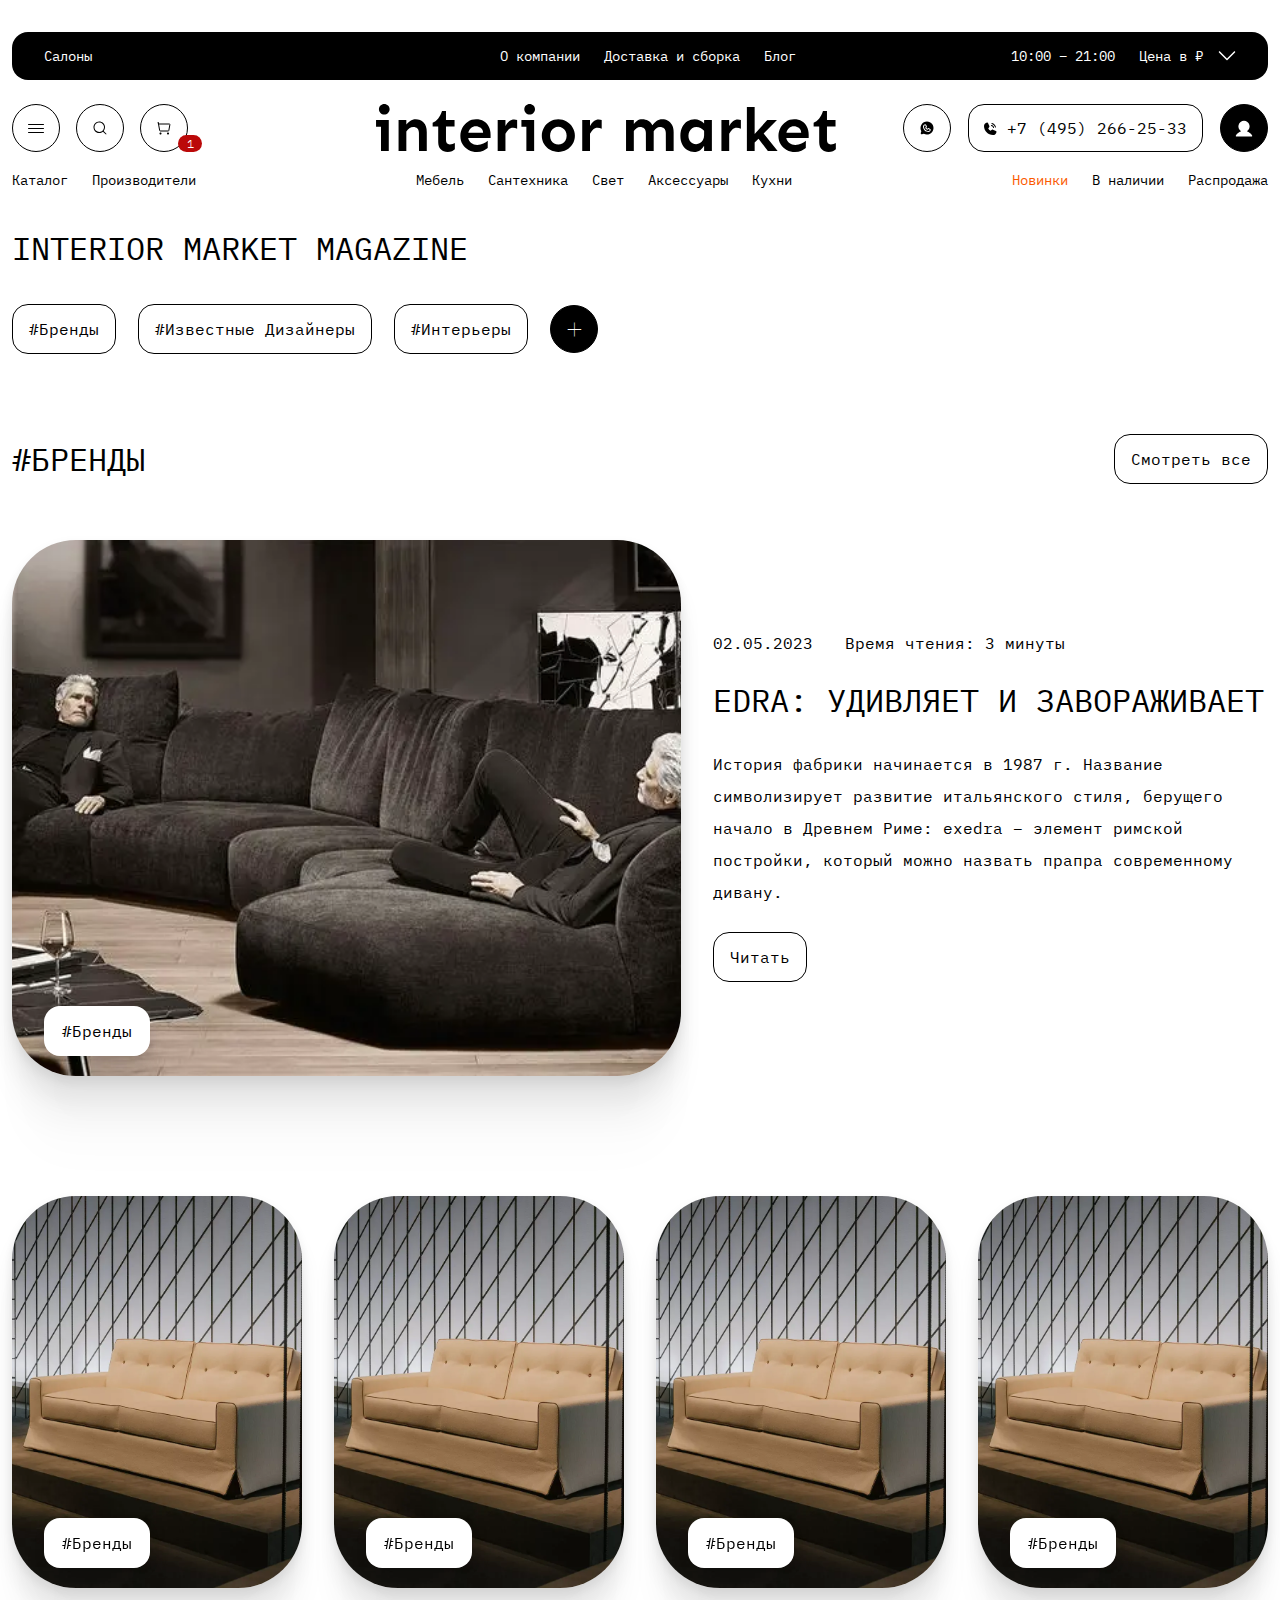
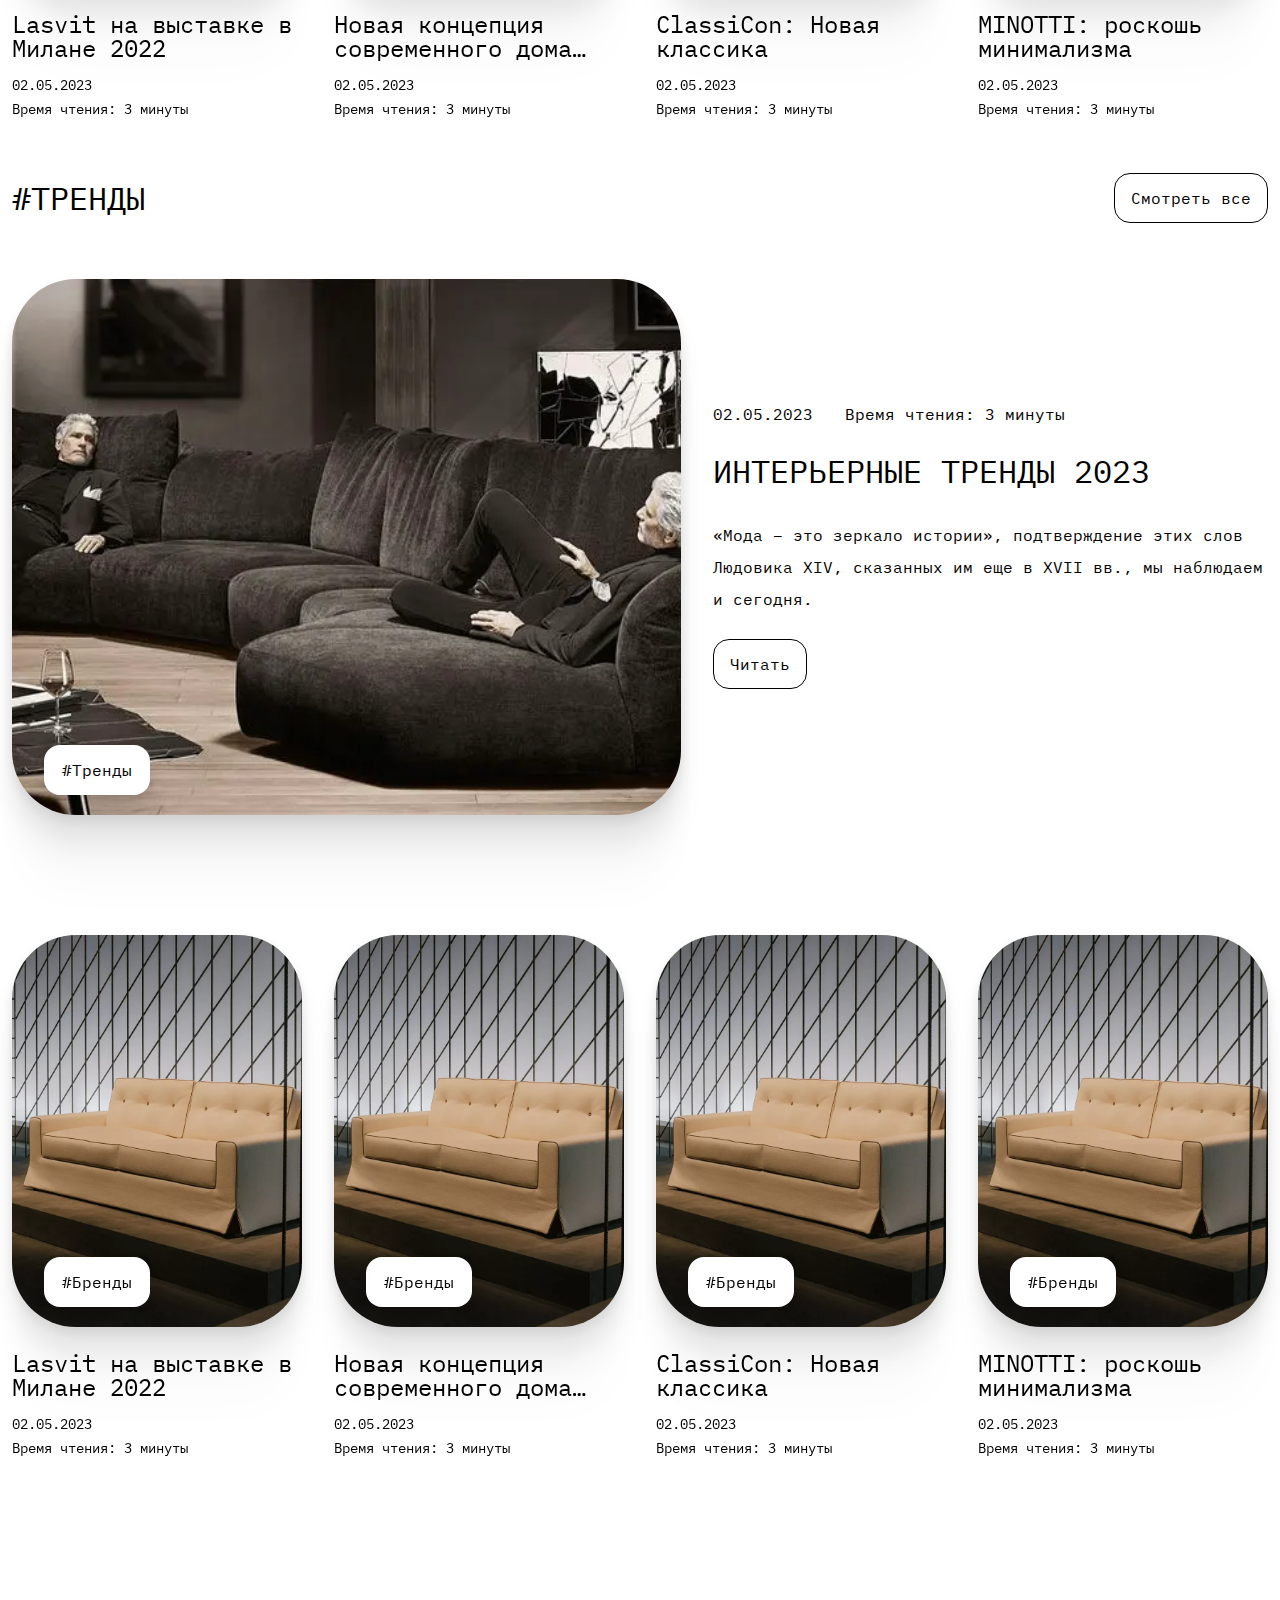
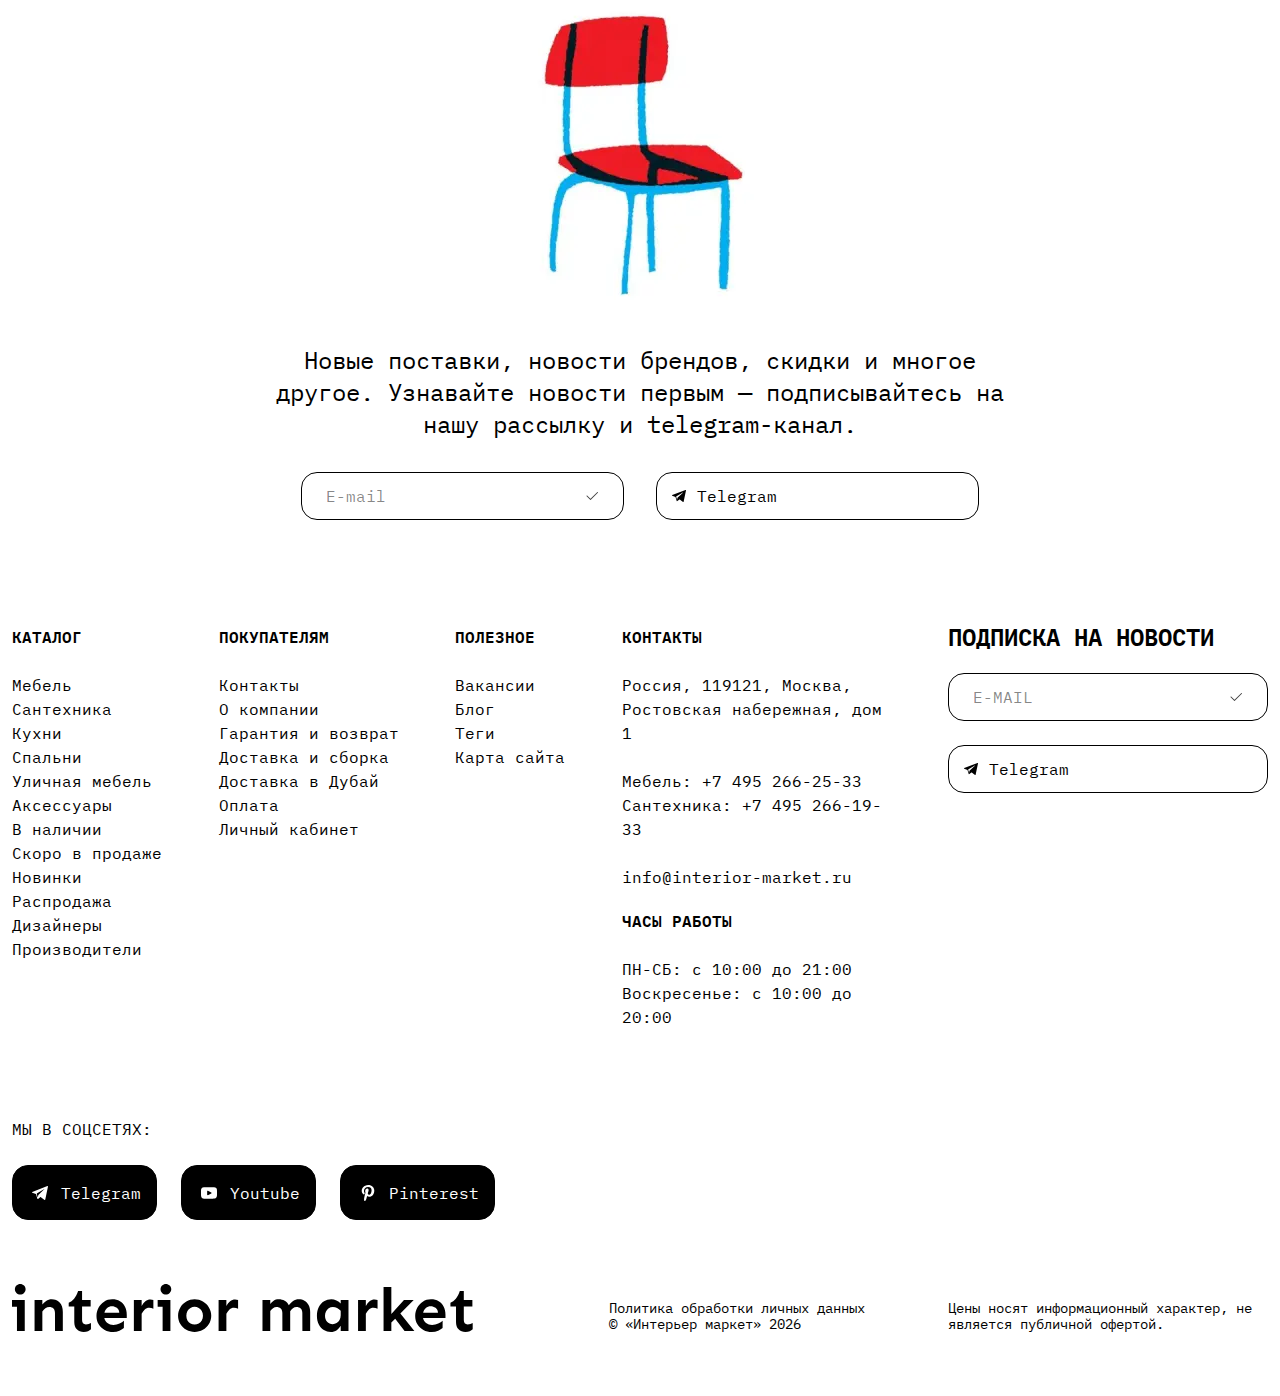
<file: pages/article/article.html>
<!DOCTYPE html>
<html lang="ru">

<head>
    <meta charset="UTF-8" />
    <meta name="viewport" content="width=device-width, user-scalable=no, viewport-fit=cover" />
    <title>Article</title>

    <link rel="shortcut icon" href="../../img/favicon.ico" type="image/x-icon" />
    <link rel="icon" href="../../img/favicon.ico" type="image/x-icon" />

    <link rel="stylesheet" type="text/css" href="../../fonts/stylesheet.css" />

    <link rel="stylesheet" type="text/css" href="../../libs/swiper/swiper-bundle.min.css" />
    <link rel="stylesheet" type="text/css" href="../../libs/selectric/selectric.css" />
    <link rel="stylesheet" type="text/css" href="../../libs/micromodal/micromodal.css" />
    <link rel="stylesheet" type="text/css" href="../../libs/fancybox/fancybox.css" />

    <link rel="stylesheet" type="text/css" href="../../css/style.css" />
</head>

<body>

    <div class="siteWrapper">
        <header class="header">
            <div class="container">
                <div class="header__inner">
                    <div class="header-top">
                        <div class="header-top__adress">
                            <a href="#">Салоны</a>
                        </div>

                        <nav class="menu">
                            <ul>
                                <li><a href="#">О компании</a></li>
                                <li><a href="#">Доставка и сборка</a></li>
                                <li><a href="#">Блог</a></li>
                            </ul>
                        </nav>

                        <span class="header-top__time">10:00 – 21:00</span>
                        <div class="site-price">
                            <span class="site-price__text">Цена в </span>
                            <span class="site-price__currency">&#8381;</span>

                            <svg class="site-price__arrow" width="18" height="10" viewBox="0 0 18 10"
                                xmlns="http://www.w3.org/2000/svg">
                                <path fill-rule="evenodd" clip-rule="evenodd"
                                    d="M0.96967 0.46967C1.26256 0.176777 1.73744 0.176777 2.03033 0.46967L9 7.43934L15.9697 0.46967C16.2626 0.176777 16.7374 0.176777 17.0303 0.46967C17.3232 0.762563 17.3232 1.23744 17.0303 1.53033L9.53033 9.03033C9.23744 9.32322 8.76256 9.32322 8.46967 9.03033L0.96967 1.53033C0.676777 1.23744 0.676777 0.762563 0.96967 0.46967Z" />
                            </svg>

                            <div class="site-price__change">
                                <ul class="site-price__list">
                                    <li><a href="#" class="active">₽ — Рубли</a></li>
                                    <li><a href="#">$ — Доллары</a></li>
                                    <li><a href="#">€ — Евро</a></li>
                                </ul>
                            </div>

                        </div>
                    </div>
                    <div class="header-center">

                        <ul class="header-controls">
                            <li>
                                <button class="header-controls__button burger">
                                    <span class="burger__line"></span>
                                    <span class="burger__line"></span>
                                    <span class="burger__line"></span>
                                </button>
                            </li>
                            <li class="mobile">
                                <a href="#" class="link-block">
                                    <svg width="13" height="13" viewBox="0 0 13 13" fill="none"
                                        xmlns="http://www.w3.org/2000/svg">
                                        <path
                                            d="M11.8732 8.90167L8.94586 7.64709C8.79302 7.5813 8.62614 7.5548 8.46044 7.57003C8.29474 7.58525 8.13548 7.64171 7.99719 7.73425L6.432 8.77759C5.47541 8.31233 4.70117 7.5415 4.23169 6.58698L4.23181 6.58685L5.27148 4.99823C5.36198 4.86031 5.41689 4.70212 5.43129 4.53779C5.44569 4.37346 5.41913 4.20813 5.354 4.05658L4.09827 1.12671C4.01279 0.927829 3.86519 0.761988 3.67757 0.654017C3.48994 0.546046 3.2724 0.501753 3.0575 0.527771C2.21304 0.636347 1.43699 1.04864 0.874323 1.68763C0.311657 2.32662 0.000863082 3.14859 0 4C0 8.96265 4.03735 13 9 13C9.85142 12.9991 10.6734 12.6883 11.3124 12.1257C11.9514 11.563 12.3637 10.7869 12.4722 9.94244C12.4982 9.72754 12.4538 9.51002 12.3459 9.32241C12.2379 9.1348 12.0721 8.98719 11.8732 8.90167Z" />
                                        <path
                                            d="M7.83448 1.98302C8.59729 2.18813 9.29281 2.5901 9.85135 3.14864C10.4099 3.70719 10.8119 4.40271 11.017 5.16552C11.0514 5.29338 11.1352 5.40234 11.2499 5.46851C11.3646 5.53467 11.5009 5.55263 11.6288 5.51844C11.7567 5.48425 11.8659 5.40071 11.9323 5.28614C11.9987 5.17158 12.017 5.03534 11.983 4.90734C11.7323 3.97486 11.2409 3.12464 10.5581 2.44186C9.87535 1.75907 9.02513 1.2677 8.09265 1.01696C7.96465 0.983041 7.82842 1.00129 7.71385 1.06769C7.59929 1.1341 7.51574 1.24324 7.48155 1.37117C7.44736 1.49911 7.46532 1.63537 7.53149 1.75008C7.59765 1.86479 7.70662 1.94856 7.83447 1.98302L7.83448 1.98302Z" />
                                        <path
                                            d="M7.31665 3.91534C7.74041 4.02929 8.12678 4.25259 8.43706 4.56288C8.74734 4.87316 8.97065 5.25953 9.0846 5.68328C9.11906 5.81114 9.20283 5.92011 9.31754 5.98627C9.43224 6.05244 9.56851 6.07039 9.69645 6.0362C9.82438 6.00202 9.93352 5.91847 9.99993 5.80391C10.0663 5.68934 10.0846 5.55311 10.0507 5.42511C9.8911 4.83167 9.57839 4.29059 9.14387 3.85607C8.70934 3.42154 8.16826 3.10884 7.57483 2.94928C7.44683 2.91536 7.3106 2.9336 7.19603 3.00001C7.08146 3.06642 6.99792 3.17556 6.96373 3.30349C6.92954 3.43142 6.9475 3.56769 7.01366 3.6824C7.07983 3.7971 7.18879 3.88088 7.31665 3.91534L7.31665 3.91534Z" />
                                    </svg>

                                </a>
                            </li>

                            <li>
                                <button class="header-controls__button btn-search">
                                    <svg width="14" height="14" viewBox="0 0 14 14" fill="none"
                                        xmlns="http://www.w3.org/2000/svg">
                                        <path
                                            d="M13.353 13.3536C13.2592 13.4474 13.132 13.5001 12.9994 13.5001C12.8668 13.5001 12.7396 13.4474 12.6458 13.3536L9.94439 10.6522C8.80816 11.6061 7.34753 12.0846 5.86711 11.9878C4.38669 11.8911 3.00076 11.2265 1.99835 10.1328C0.995939 9.03915 0.454427 7.6007 0.486742 6.11748C0.519056 4.63425 1.1227 3.22075 2.1718 2.17175C3.22089 1.12275 4.63444 0.519222 6.11767 0.487036C7.6009 0.45485 9.0393 0.996486 10.1329 1.99899C11.2265 3.0015 11.8909 4.38748 11.9875 5.86791C12.0842 7.34834 11.6056 8.80892 10.6515 9.94508L13.353 12.6465C13.4467 12.7403 13.4994 12.8674 13.4994 13.0001C13.4994 13.1327 13.4467 13.2598 13.353 13.3536ZM6.24976 11C7.18922 11 8.10759 10.7214 8.88872 10.1995C9.66986 9.67754 10.2787 8.93569 10.6382 8.06774C10.9977 7.19979 11.0918 6.24472 10.9085 5.32331C10.7252 4.4019 10.2728 3.55553 9.60852 2.89124C8.94422 2.22694 8.09785 1.77454 7.17644 1.59126C6.25503 1.40798 5.29997 1.50205 4.43202 1.86156C3.56407 2.22108 2.82222 2.8299 2.30028 3.61103C1.77835 4.39217 1.49976 5.31053 1.49976 6.24999C1.50119 7.50933 2.00209 8.71669 2.89258 9.60718C3.78307 10.4977 4.99042 10.9986 6.24976 11Z" />
                                    </svg>
                                </button>
                            </li>
                            <li>
                                <button class="header-controls__button btn-basket">
                                    <picture>
                                        <source media="(max-width:1023px)" srcset="../../img/basket_white.svg" />
                                        <img src="../../img/basket.svg" alt="basket" />
                                    </picture>
                                    <span class="btn-basket__count">1</span>
                                </button>
                            </li>
                            <li class="mobile not-small-mobile">
                                <a href="#" class="link-block link-login-cabinet">
                                    <svg width="16" height="16" viewBox="0 0 16 16" fill="none"
                                        xmlns="http://www.w3.org/2000/svg">
                                        <mask id="path-1-inside-1_839_6301" fill="white">
                                            <path
                                                d="M14.496 13.2491C13.563 11.6423 12.0689 10.437 10.301 9.86523C11.1479 9.36128 11.806 8.59322 12.1742 7.67903C12.5423 6.76483 12.6002 5.75505 12.3389 4.80479C12.0775 3.85453 11.5115 3.01633 10.7276 2.41894C9.94377 1.82155 8.98548 1.49801 7.99994 1.49801C7.0144 1.49801 6.05611 1.82155 5.27225 2.41894C4.4884 3.01633 3.92234 3.85453 3.66102 4.80479C3.39969 5.75505 3.45755 6.76483 3.8257 7.67903C4.19386 8.59322 4.85195 9.36128 5.69891 9.86523C3.93104 10.437 2.43697 11.6422 1.50399 13.249C1.46002 13.325 1.43683 13.4113 1.43677 13.4991C1.4367 13.5869 1.45977 13.6731 1.50364 13.7492C1.5475 13.8253 1.61063 13.8884 1.68666 13.9324C1.7627 13.9763 1.84896 13.9994 1.93676 13.9994L14.0632 13.9995C14.151 13.9995 14.2373 13.9764 14.3133 13.9325C14.3893 13.8886 14.4525 13.8254 14.4963 13.7493C14.5402 13.6733 14.5633 13.587 14.5632 13.4992C14.5631 13.4114 14.54 13.3251 14.496 13.2491L14.496 13.2491Z" />
                                        </mask>
                                        <path
                                            d="M14.496 13.2491L13.6312 13.7512L13.6467 13.778L13.6639 13.8038L14.496 13.2491ZM10.301 9.86523L9.78963 9.00585L7.88966 10.1363L9.99323 10.8167L10.301 9.86523ZM7.99994 1.49801V0.498013V1.49801ZM5.69891 9.86523L6.00665 10.8167L8.1102 10.1363L6.21025 9.00585L5.69891 9.86523ZM1.50399 13.249L0.639198 12.7469L0.638447 12.7482L1.50399 13.249ZM1.93676 13.9994L1.93677 12.9994H1.93675L1.93676 13.9994ZM14.0632 13.9995L14.0633 12.9995H14.0632L14.0632 13.9995ZM14.496 13.2491L15.3615 12.7483L15.3456 12.7208L15.328 12.6944L14.496 13.2491ZM15.3608 12.747C14.3039 10.9268 12.6114 9.56148 10.6087 8.91375L9.99323 10.8167C11.5264 11.3126 12.8221 12.3577 13.6312 13.7512L15.3608 12.747ZM10.8123 10.7246C11.8475 10.1087 12.6518 9.16994 13.1018 8.05259L11.2466 7.30547C10.9602 8.01651 10.4484 8.61389 9.78963 9.00585L10.8123 10.7246ZM13.1018 8.05259C13.5518 6.93523 13.6225 5.70106 13.3031 4.53963L11.3747 5.06995C11.5779 5.80905 11.5329 6.59443 11.2466 7.30547L13.1018 8.05259ZM13.3031 4.53963C12.9837 3.37819 12.2918 2.35373 11.3338 1.62359L10.1215 3.21429C10.7311 3.67893 11.1714 4.33086 11.3747 5.06995L13.3031 4.53963ZM11.3338 1.62359C10.3757 0.893451 9.20449 0.498013 7.99994 0.498013V2.49801C8.76647 2.49801 9.51181 2.74966 10.1215 3.21429L11.3338 1.62359ZM7.99994 0.498013C6.79539 0.498013 5.62414 0.893451 4.6661 1.62359L5.87841 3.21429C6.48807 2.74966 7.2334 2.49801 7.99994 2.49801V0.498013ZM4.6661 1.62359C3.70806 2.35373 3.01621 3.37819 2.69681 4.53963L4.62522 5.06995C4.82847 4.33086 5.26874 3.67893 5.87841 3.21429L4.6661 1.62359ZM2.69681 4.53963C2.37741 5.70106 2.44813 6.93523 2.8981 8.05259L4.75331 7.30547C4.46697 6.59443 4.42196 5.80905 4.62522 5.06995L2.69681 4.53963ZM2.8981 8.05259C3.34806 9.16994 4.1524 10.1087 5.18757 10.7246L6.21025 9.00585C5.55151 8.61389 5.03965 8.01651 4.75331 7.30547L2.8981 8.05259ZM5.39117 8.91375C3.38854 9.56147 1.69606 10.9267 0.639199 12.7469L2.36879 13.7511C3.17787 12.3577 4.47354 11.3126 6.00665 10.8167L5.39117 8.91375ZM0.638447 12.7482C0.506515 12.9762 0.436956 13.2349 0.436768 13.4984L2.43677 13.4998C2.4367 13.5876 2.41352 13.6738 2.36954 13.7498L0.638447 12.7482ZM0.436768 13.4984C0.43658 13.7618 0.505769 14.0206 0.637374 14.2488L2.3699 13.2496C2.41377 13.3257 2.43683 13.412 2.43677 13.4998L0.436768 13.4984ZM0.637374 14.2488C0.768981 14.477 0.958362 14.6665 1.18646 14.7983L2.18686 13.0665C2.2629 13.1104 2.32603 13.1736 2.3699 13.2496L0.637374 14.2488ZM1.18646 14.7983C1.41457 14.93 1.67335 14.9994 1.93678 14.9994L1.93675 12.9994C2.02456 12.9994 2.11083 13.0225 2.18686 13.0665L1.18646 14.7983ZM1.93675 14.9994L14.0632 14.9995L14.0632 12.9995L1.93677 12.9994L1.93675 14.9994ZM14.0631 14.9995C14.3266 14.9996 14.5854 14.9302 14.8135 14.7984L13.8131 13.0666C13.8892 13.0227 13.9754 12.9995 14.0633 12.9995L14.0631 14.9995ZM14.8135 14.7984C15.0416 14.6667 15.231 14.4771 15.3626 14.2489L13.6301 13.2498C13.674 13.1737 13.7371 13.1105 13.8131 13.0666L14.8135 14.7984ZM15.3626 14.2489C15.4942 14.0207 15.5634 13.7619 15.5632 13.4985L13.5632 13.4999C13.5631 13.4121 13.5862 13.3258 13.6301 13.2498L15.3626 14.2489ZM15.5632 13.4985C15.563 13.235 15.4934 12.9763 15.3615 12.7483L13.6305 13.75C13.5865 13.674 13.5633 13.5878 13.5632 13.4999L15.5632 13.4985ZM15.328 12.6944L15.328 12.6944L13.6639 13.8038L13.6639 13.8038L15.328 12.6944Z"
                                            fill="white" mask="url(#path-1-inside-1_839_6301)" />
                                    </svg>
                                </a>
                            </li>
                        </ul>

                        <button class="burger-mobile burger">
                            <span class="burger__line"></span>
                            <span class="burger__line"></span>
                            <span class="burger__line"></span>
                        </button>

                        <div class="logo-wrapper">
                            <a href="#"></a>
                            <picture>
                                <source media="(max-width:1023px)" srcset="../../img/logo_white.svg" />
                                <img src="../../img/logo_black.svg" alt="logo">
                            </picture>
                        </div>

                        <div class="header-center__info">

                            <a href="#" class="link-block">
                                <svg width="14" height="14" viewBox="0 0 14 14" fill="none"
                                    xmlns="http://www.w3.org/2000/svg">
                                    <path
                                        d="M7 0.5C5.87102 0.500305 4.76157 0.794582 3.78086 1.35387C2.80014 1.91315 1.98196 2.71817 1.40685 3.68969C0.831728 4.6612 0.519497 5.76573 0.500884 6.89456C0.48227 8.02339 0.757915 9.13761 1.30069 10.1276L0.76651 11.9972C0.717502 12.1687 0.715244 12.3502 0.75997 12.5228C0.804695 12.6955 0.894777 12.853 1.02088 12.9791C1.14698 13.1052 1.30451 13.1953 1.47715 13.24C1.64979 13.2848 1.83125 13.2825 2.00272 13.2335L3.87247 12.6993C4.74136 13.1761 5.70777 13.4479 6.69781 13.4939C7.68784 13.5399 8.67529 13.3589 9.58465 12.9648C10.494 12.5706 11.3012 11.9738 11.9445 11.2198C12.5878 10.4659 13.0502 9.57482 13.2964 8.61476C13.5425 7.65471 13.5658 6.65108 13.3646 5.68062C13.1634 4.71016 12.7429 3.79856 12.1353 3.01553C11.5278 2.23249 10.7492 1.59875 9.85913 1.16276C8.96907 0.726766 7.99111 0.500069 7 0.5ZM8.50778 11C8.50595 11.0015 8.50253 11 8.49991 11C7.77699 11 7.06116 10.8575 6.39337 10.5806C5.72558 10.3037 5.11893 9.89788 4.60811 9.38634C4.09729 8.87479 3.69233 8.26756 3.41639 7.59938C3.14045 6.9312 2.99895 6.21517 2.99997 5.49225C3.00225 4.89693 3.24028 4.32675 3.66197 3.90652C4.08365 3.48629 4.65464 3.25022 5.24997 3.25C5.41402 3.25021 5.57511 3.29367 5.71699 3.376C5.85888 3.45833 5.97655 3.57662 6.05814 3.71894L6.78882 4.99775C6.87684 5.15201 6.92224 5.32691 6.92035 5.50451C6.91847 5.68211 6.86936 5.85601 6.77808 6.00837L6.33365 6.74909C6.55345 7.13017 6.86984 7.44657 7.25092 7.66639L7.99161 7.22193C8.14397 7.13064 8.31787 7.08153 8.49547 7.07963C8.67307 7.07773 8.84799 7.12312 9.00226 7.21113L10.281 7.94184C10.4233 8.0234 10.5416 8.14107 10.624 8.28296C10.7063 8.42485 10.7498 8.58595 10.75 8.75C10.7497 9.34531 10.5137 9.91629 10.0935 10.338C9.67325 10.7597 9.1031 10.9977 8.50778 11Z" />
                                    <path
                                        d="M7.52814 8.6662C7.459 8.70771 7.38084 8.73187 7.30034 8.73663C7.21983 8.74138 7.13937 8.72657 7.06583 8.69348C6.28383 8.34216 5.65785 7.7162 5.30652 6.9342C5.27344 6.86065 5.25865 6.78019 5.2634 6.69968C5.26815 6.61918 5.29231 6.54101 5.3338 6.47186L5.9206 5.49384L5.21021 4.25061C4.8868 4.26076 4.57993 4.39598 4.35421 4.62782C4.12848 4.85965 4.00151 5.17002 4 5.49359C3.99917 6.08508 4.11494 6.67093 4.34071 7.21763C4.56648 7.76433 4.89782 8.26117 5.31576 8.67971C5.73371 9.09825 6.23007 9.43029 6.77645 9.65684C7.32283 9.88339 7.90852 10 8.50001 10H8.50641C8.82998 9.9985 9.14035 9.87152 9.37219 9.6458C9.60403 9.42007 9.73925 9.11321 9.74939 8.78979L8.50617 8.07941L7.52814 8.6662Z" />
                                </svg>
                            </a>

                            <a href="tel:+74952662533" class="phone-block">
                                <svg width="13" height="13" viewBox="0 0 13 13" fill="none"
                                    xmlns="http://www.w3.org/2000/svg">
                                    <path
                                        d="M11.8732 8.90167L8.94586 7.64709C8.79302 7.5813 8.62614 7.5548 8.46044 7.57003C8.29474 7.58525 8.13548 7.64171 7.99719 7.73425L6.432 8.77759C5.47541 8.31233 4.70117 7.5415 4.23169 6.58698L4.23181 6.58685L5.27148 4.99823C5.36198 4.86031 5.41689 4.70212 5.43129 4.53779C5.44569 4.37346 5.41913 4.20813 5.354 4.05658L4.09827 1.12671C4.01279 0.927829 3.86519 0.761988 3.67757 0.654017C3.48994 0.546046 3.2724 0.501753 3.0575 0.527771C2.21304 0.636347 1.43699 1.04864 0.874323 1.68763C0.311657 2.32662 0.000863082 3.14859 0 4C0 8.96265 4.03735 13 9 13C9.85142 12.9991 10.6734 12.6883 11.3124 12.1257C11.9514 11.563 12.3637 10.7869 12.4722 9.94244C12.4982 9.72754 12.4538 9.51002 12.3459 9.32241C12.2379 9.1348 12.0721 8.98719 11.8732 8.90167Z" />
                                    <path
                                        d="M7.83448 1.98303C8.59729 2.18814 9.29281 2.5901 9.85135 3.14865C10.4099 3.70719 10.8119 4.40271 11.017 5.16552C11.0514 5.29338 11.1352 5.40235 11.2499 5.46851C11.3646 5.53468 11.5009 5.55263 11.6288 5.51844C11.7567 5.48425 11.8659 5.40071 11.9323 5.28615C11.9987 5.17158 12.017 5.03535 11.983 4.90735C11.7323 3.97486 11.2409 3.12464 10.5581 2.44186C9.87535 1.75908 9.02513 1.2677 8.09265 1.01696C7.96465 0.983045 7.82842 1.00129 7.71385 1.0677C7.59929 1.1341 7.51574 1.24325 7.48155 1.37118C7.44736 1.49911 7.46532 1.63538 7.53149 1.75008C7.59765 1.86479 7.70662 1.94857 7.83447 1.98303L7.83448 1.98303Z" />
                                    <path
                                        d="M7.31665 3.91534C7.74041 4.02929 8.12678 4.25259 8.43706 4.56288C8.74734 4.87316 8.97065 5.25953 9.0846 5.68328C9.11906 5.81114 9.20283 5.92011 9.31754 5.98627C9.43224 6.05244 9.56851 6.07039 9.69645 6.0362C9.82438 6.00202 9.93352 5.91847 9.99993 5.80391C10.0663 5.68934 10.0846 5.55311 10.0507 5.42511C9.8911 4.83167 9.57839 4.29059 9.14387 3.85607C8.70934 3.42154 8.16826 3.10884 7.57483 2.94928C7.44683 2.91536 7.3106 2.9336 7.19603 3.00001C7.08146 3.06642 6.99792 3.17556 6.96373 3.30349C6.92954 3.43142 6.9475 3.56769 7.01366 3.6824C7.07983 3.7971 7.18879 3.88088 7.31665 3.91534L7.31665 3.91534Z" />
                                </svg>
                                +7 (495) 266-25-33</a>

                            <a href="#" class="link-block link-login-cabinet">
                                <svg width="18" height="17" viewBox="0 0 18 17" fill="none"
                                    xmlns="http://www.w3.org/2000/svg">
                                    <path
                                        d="M17.12 15.5614C15.9538 13.5528 14.0862 12.0463 11.8763 11.3315C12.935 10.7016 13.7576 9.74153 14.2178 8.59878C14.678 7.45604 14.7503 6.19381 14.4236 5.00598C14.097 3.81815 13.3894 2.77041 12.4096 2.02367C11.4298 1.27694 10.2319 0.872513 8.99998 0.872513C7.76805 0.872513 6.57019 1.27694 5.59038 2.02367C4.61057 2.77041 3.90299 3.81815 3.57633 5.00598C3.24967 6.19381 3.32199 7.45604 3.78219 8.59878C4.24238 9.74153 5.065 10.7016 6.1237 11.3315C3.91386 12.0463 2.04627 13.5527 0.880052 15.5613C0.825081 15.6563 0.796099 15.7641 0.796021 15.8738C0.795942 15.9836 0.82477 16.0914 0.879605 16.1865C0.93444 16.2816 1.01335 16.3606 1.10839 16.4155C1.20343 16.4704 1.31126 16.4993 1.42101 16.4993L16.5791 16.4994C16.6888 16.4994 16.7966 16.4705 16.8917 16.4156C16.9867 16.3607 17.0657 16.2818 17.1205 16.1867C17.1753 16.0916 17.2042 15.9838 17.2041 15.874C17.204 15.7642 17.175 15.6564 17.12 15.5614L17.12 15.5614Z"
                                        fill="white" />
                                </svg>
                            </a>
                        </div>
                    </div>
                    <div class="header-bottom">
                        <ul>
                            <li><a href="#">Каталог</a></li>
                            <li><a href="#">Производители</a></li>

                            <li><a href="#">Мебель</a></li>
                            <li><a href="#">Сантехника</a></li>
                            <li><a href="#">Свет</a></li>
                            <li><a href="#">Аксессуары</a></li>
                            <li><a href="#">Кухни</a></li>

                            <li><a href="#" class="link-new">Новинки</a></li>
                            <li><a href="#">В наличии</a></li>
                            <li><a href="#">Распродажа</a></li>
                        </ul>
                    </div>
                    <div class="basket-invis">

                        <div class="basket-head">
                            <span class="basket-head__title">Корзина</span>
                            <span class="count-basket">2 товара</span>
                        </div>

                        <div class="basket-list">
                            <div class="basket-item">

                                <div class="basket-item__media">
                                    <picture class="product-card__picture">
                                        <a href="#"></a>
                                        <source type="image/webp" srcset="../../img/product-item1.webp">
                                        <img src="../../img/product-item1.jpg" alt="">
                                    </picture>
                                </div>

                                <div class="basket-item__content">
                                    <span class="product-card__availability product-card__availability--stock">в
                                        наличии</span>

                                    <span class="product-card__brand">Bellavista</span>

                                    <a href="#" class="link">Диван / CARLOTTA / FRMI Moka stained ashwood /
                                        fabric Диван / CARLOTTA / FRMI Moka stained ashwood /
                                        fabric</a>
                                </div>

                                <div class="basket-item__bottom">
                                    <div class="basket-count">
                                        <span class="basket-count__title">Кол-во:</span>
                                        <div class="count-block">
                                            <div class="count-block__body">
                                                <button class="count-btn count-minus"><svg width="12" height="12"
                                                        viewBox="0 0 12 12" fill="none"
                                                        xmlns="http://www.w3.org/2000/svg">
                                                        <path
                                                            d="M10.125 6.375H1.875C1.77554 6.375 1.68016 6.33549 1.60984 6.26517C1.53951 6.19484 1.5 6.09946 1.5 6C1.5 5.90054 1.53951 5.80516 1.60984 5.73484C1.68016 5.66451 1.77554 5.625 1.875 5.625H10.125C10.2245 5.625 10.3198 5.66451 10.3902 5.73484C10.4605 5.80516 10.5 5.90054 10.5 6C10.5 6.09946 10.4605 6.19484 10.3902 6.26517C10.3198 6.33549 10.2245 6.375 10.125 6.375Z"
                                                            fill="black" fill-opacity="0.48" />
                                                    </svg>
                                                </button>
                                                <input class="input-count" type="number" value="1">
                                                <button class="count-btn count-plus"><svg width="12" height="12"
                                                        viewBox="0 0 12 12" fill="none"
                                                        xmlns="http://www.w3.org/2000/svg">
                                                        <path
                                                            d="M10.125 5.625H6.375V1.875C6.375 1.77554 6.33549 1.68016 6.26517 1.60984C6.19484 1.53951 6.09946 1.5 6 1.5C5.90054 1.5 5.80516 1.53951 5.73484 1.60984C5.66451 1.68016 5.625 1.77554 5.625 1.875V5.625H1.875C1.77554 5.625 1.68016 5.66451 1.60984 5.73484C1.53951 5.80516 1.5 5.90054 1.5 6C1.5 6.09946 1.53951 6.19484 1.60984 6.26517C1.68016 6.33549 1.77554 6.375 1.875 6.375H5.625V10.125C5.625 10.2245 5.66451 10.3198 5.73484 10.3902C5.80516 10.4605 5.90054 10.5 6 10.5C6.09946 10.5 6.19484 10.4605 6.26517 10.3902C6.33549 10.3198 6.375 10.2245 6.375 10.125V6.375H10.125C10.2245 6.375 10.3198 6.33549 10.3902 6.26517C10.4605 6.19484 10.5 6.09946 10.5 6C10.5 5.90054 10.4605 5.80516 10.3902 5.73484C10.3198 5.66451 10.2245 5.625 10.125 5.625Z"
                                                            fill="black" fill-opacity="0.48" />
                                                    </svg>
                                                </button>
                                            </div>
                                        </div>
                                    </div>
                                    <div class="product-card__price">
                                        <span class="price-old">1 273 875₽</span>
                                        <span class="price-current">891 712₽</span>
                                    </div>
                                </div>

                                <a href="#" class="basket-detele"><svg width="16" height="16" viewBox="0 0 16 16"
                                        fill="none" xmlns="http://www.w3.org/2000/svg">
                                        <path
                                            d="M13.5 3H11.0002V2.5C10.9998 2.10231 10.8416 1.72104 10.5604 1.43984C10.2792 1.15863 9.89793 1.00045 9.50024 1H6.50024C6.10256 1.00045 5.72129 1.15863 5.44008 1.43984C5.15887 1.72104 5.00069 2.10231 5.00024 2.5V3H2.5C2.36739 3 2.24021 3.05268 2.14645 3.14645C2.05268 3.24021 2 3.36739 2 3.5C2 3.63261 2.05268 3.75979 2.14645 3.85355C2.24021 3.94732 2.36739 4 2.5 4H3V13C3.0003 13.2651 3.10576 13.5193 3.29323 13.7068C3.4807 13.8942 3.73488 13.9997 4 14H12C12.2651 13.9997 12.5193 13.8942 12.7068 13.7068C12.8942 13.5193 12.9997 13.2651 13 13V4H13.5C13.6326 4 13.7598 3.94732 13.8536 3.85355C13.9473 3.75979 14 3.63261 14 3.5C14 3.36739 13.9473 3.24021 13.8536 3.14645C13.7598 3.05268 13.6326 3 13.5 3ZM7.00024 10.5C7.00024 10.6326 6.94757 10.7598 6.8538 10.8536C6.76003 10.9473 6.63285 11 6.50024 11C6.36764 11 6.24046 10.9473 6.14669 10.8536C6.05292 10.7598 6.00024 10.6326 6.00024 10.5V6.5C6.00024 6.36739 6.05292 6.24021 6.14669 6.14645C6.24046 6.05268 6.36764 6 6.50024 6C6.63285 6 6.76003 6.05268 6.8538 6.14645C6.94757 6.24021 7.00024 6.36739 7.00024 6.5V10.5ZM10.0002 10.5C10.0002 10.6326 9.94757 10.7598 9.8538 10.8536C9.76003 10.9473 9.63285 11 9.50024 11C9.36764 11 9.24046 10.9473 9.14669 10.8536C9.05292 10.7598 9.00024 10.6326 9.00024 10.5V6.5C9.00024 6.36739 9.05292 6.24021 9.14669 6.14645C9.24046 6.05268 9.36764 6 9.50024 6C9.63285 6 9.76003 6.05268 9.8538 6.14645C9.94757 6.24021 10.0002 6.36739 10.0002 6.5V10.5ZM10.0002 3H6.00024V2.5C6.0004 2.36744 6.05312 2.24035 6.14686 2.14661C6.24059 2.05288 6.36768 2.00015 6.50024 2H9.50024C9.63281 2.00015 9.75989 2.05288 9.85363 2.14661C9.94737 2.24035 10.0001 2.36744 10.0002 2.5V3Z"
                                            fill="black" fill-opacity="0.48" />
                                    </svg>
                                </a>
                            </div>

                            <div class="basket-item">

                                <div class="basket-item__media">
                                    <picture class="product-card__picture">
                                        <a href="#"></a>
                                        <source type="image/webp" srcset="../../img/product-item2.webp">
                                        <img src="../../img/product-item2.jpg" alt="">
                                    </picture>
                                </div>

                                <div class="basket-item__content">
                                    <span class="product-card__availability product-card__availability--order">под
                                        заказ</span>

                                    <span class="product-card__brand">Bellavista</span>

                                    <a href="#" class="link">Диван</a>
                                </div>

                                <div class="basket-item__bottom">
                                    <div class="basket-count">
                                        <span class="basket-count__title">Кол-во:</span>
                                        <div class="count-block">
                                            <div class="count-block__body">
                                                <button class="count-btn count-minus"><svg width="12" height="12"
                                                        viewBox="0 0 12 12" fill="none"
                                                        xmlns="http://www.w3.org/2000/svg">
                                                        <path
                                                            d="M10.125 6.375H1.875C1.77554 6.375 1.68016 6.33549 1.60984 6.26517C1.53951 6.19484 1.5 6.09946 1.5 6C1.5 5.90054 1.53951 5.80516 1.60984 5.73484C1.68016 5.66451 1.77554 5.625 1.875 5.625H10.125C10.2245 5.625 10.3198 5.66451 10.3902 5.73484C10.4605 5.80516 10.5 5.90054 10.5 6C10.5 6.09946 10.4605 6.19484 10.3902 6.26517C10.3198 6.33549 10.2245 6.375 10.125 6.375Z"
                                                            fill="black" fill-opacity="0.48" />
                                                    </svg>
                                                </button>
                                                <input class="input-count" type="number" value="1">
                                                <button class="count-btn count-plus"><svg width="12" height="12"
                                                        viewBox="0 0 12 12" fill="none"
                                                        xmlns="http://www.w3.org/2000/svg">
                                                        <path
                                                            d="M10.125 5.625H6.375V1.875C6.375 1.77554 6.33549 1.68016 6.26517 1.60984C6.19484 1.53951 6.09946 1.5 6 1.5C5.90054 1.5 5.80516 1.53951 5.73484 1.60984C5.66451 1.68016 5.625 1.77554 5.625 1.875V5.625H1.875C1.77554 5.625 1.68016 5.66451 1.60984 5.73484C1.53951 5.80516 1.5 5.90054 1.5 6C1.5 6.09946 1.53951 6.19484 1.60984 6.26517C1.68016 6.33549 1.77554 6.375 1.875 6.375H5.625V10.125C5.625 10.2245 5.66451 10.3198 5.73484 10.3902C5.80516 10.4605 5.90054 10.5 6 10.5C6.09946 10.5 6.19484 10.4605 6.26517 10.3902C6.33549 10.3198 6.375 10.2245 6.375 10.125V6.375H10.125C10.2245 6.375 10.3198 6.33549 10.3902 6.26517C10.4605 6.19484 10.5 6.09946 10.5 6C10.5 5.90054 10.4605 5.80516 10.3902 5.73484C10.3198 5.66451 10.2245 5.625 10.125 5.625Z"
                                                            fill="black" fill-opacity="0.48" />
                                                    </svg>
                                                </button>
                                            </div>
                                        </div>
                                    </div>
                                    <div class="product-card__price">
                                        <span class="price">1 891 712₽</span>
                                    </div>
                                </div>

                                <a href="#" class="basket-detele"><svg width="16" height="16" viewBox="0 0 16 16"
                                        fill="none" xmlns="http://www.w3.org/2000/svg">
                                        <path
                                            d="M13.5 3H11.0002V2.5C10.9998 2.10231 10.8416 1.72104 10.5604 1.43984C10.2792 1.15863 9.89793 1.00045 9.50024 1H6.50024C6.10256 1.00045 5.72129 1.15863 5.44008 1.43984C5.15887 1.72104 5.00069 2.10231 5.00024 2.5V3H2.5C2.36739 3 2.24021 3.05268 2.14645 3.14645C2.05268 3.24021 2 3.36739 2 3.5C2 3.63261 2.05268 3.75979 2.14645 3.85355C2.24021 3.94732 2.36739 4 2.5 4H3V13C3.0003 13.2651 3.10576 13.5193 3.29323 13.7068C3.4807 13.8942 3.73488 13.9997 4 14H12C12.2651 13.9997 12.5193 13.8942 12.7068 13.7068C12.8942 13.5193 12.9997 13.2651 13 13V4H13.5C13.6326 4 13.7598 3.94732 13.8536 3.85355C13.9473 3.75979 14 3.63261 14 3.5C14 3.36739 13.9473 3.24021 13.8536 3.14645C13.7598 3.05268 13.6326 3 13.5 3ZM7.00024 10.5C7.00024 10.6326 6.94757 10.7598 6.8538 10.8536C6.76003 10.9473 6.63285 11 6.50024 11C6.36764 11 6.24046 10.9473 6.14669 10.8536C6.05292 10.7598 6.00024 10.6326 6.00024 10.5V6.5C6.00024 6.36739 6.05292 6.24021 6.14669 6.14645C6.24046 6.05268 6.36764 6 6.50024 6C6.63285 6 6.76003 6.05268 6.8538 6.14645C6.94757 6.24021 7.00024 6.36739 7.00024 6.5V10.5ZM10.0002 10.5C10.0002 10.6326 9.94757 10.7598 9.8538 10.8536C9.76003 10.9473 9.63285 11 9.50024 11C9.36764 11 9.24046 10.9473 9.14669 10.8536C9.05292 10.7598 9.00024 10.6326 9.00024 10.5V6.5C9.00024 6.36739 9.05292 6.24021 9.14669 6.14645C9.24046 6.05268 9.36764 6 9.50024 6C9.63285 6 9.76003 6.05268 9.8538 6.14645C9.94757 6.24021 10.0002 6.36739 10.0002 6.5V10.5ZM10.0002 3H6.00024V2.5C6.0004 2.36744 6.05312 2.24035 6.14686 2.14661C6.24059 2.05288 6.36768 2.00015 6.50024 2H9.50024C9.63281 2.00015 9.75989 2.05288 9.85363 2.14661C9.94737 2.24035 10.0001 2.36744 10.0002 2.5V3Z"
                                            fill="black" fill-opacity="0.48" />
                                    </svg>
                                </a>
                            </div>

                            <div class="basket-item">

                                <div class="basket-item__media">
                                    <picture class="product-card__picture">
                                        <a href="#"></a>
                                        <source type="image/webp" srcset="../../img/product-item1.webp">
                                        <img src="../../img/product-item1.jpg" alt="">
                                    </picture>
                                </div>

                                <div class="basket-item__content">
                                    <span class="product-card__availability product-card__availability--stock">в
                                        наличии</span>

                                    <span class="product-card__brand">Bellavista</span>

                                    <a href="#" class="link">Диван / CARLOTTA / FRMI Moka stained ashwood /
                                        fabric Диван / CARLOTTA / FRMI Moka stained ashwood /
                                        fabric</a>
                                </div>

                                <div class="basket-item__bottom">
                                    <div class="basket-count">
                                        <span class="basket-count__title">Кол-во:</span>
                                        <div class="count-block">
                                            <div class="count-block__body">
                                                <button class="count-btn count-minus"><svg width="12" height="12"
                                                        viewBox="0 0 12 12" fill="none"
                                                        xmlns="http://www.w3.org/2000/svg">
                                                        <path
                                                            d="M10.125 6.375H1.875C1.77554 6.375 1.68016 6.33549 1.60984 6.26517C1.53951 6.19484 1.5 6.09946 1.5 6C1.5 5.90054 1.53951 5.80516 1.60984 5.73484C1.68016 5.66451 1.77554 5.625 1.875 5.625H10.125C10.2245 5.625 10.3198 5.66451 10.3902 5.73484C10.4605 5.80516 10.5 5.90054 10.5 6C10.5 6.09946 10.4605 6.19484 10.3902 6.26517C10.3198 6.33549 10.2245 6.375 10.125 6.375Z"
                                                            fill="black" fill-opacity="0.48" />
                                                    </svg>
                                                </button>
                                                <input class="input-count" type="number" value="1">
                                                <button class="count-btn count-plus"><svg width="12" height="12"
                                                        viewBox="0 0 12 12" fill="none"
                                                        xmlns="http://www.w3.org/2000/svg">
                                                        <path
                                                            d="M10.125 5.625H6.375V1.875C6.375 1.77554 6.33549 1.68016 6.26517 1.60984C6.19484 1.53951 6.09946 1.5 6 1.5C5.90054 1.5 5.80516 1.53951 5.73484 1.60984C5.66451 1.68016 5.625 1.77554 5.625 1.875V5.625H1.875C1.77554 5.625 1.68016 5.66451 1.60984 5.73484C1.53951 5.80516 1.5 5.90054 1.5 6C1.5 6.09946 1.53951 6.19484 1.60984 6.26517C1.68016 6.33549 1.77554 6.375 1.875 6.375H5.625V10.125C5.625 10.2245 5.66451 10.3198 5.73484 10.3902C5.80516 10.4605 5.90054 10.5 6 10.5C6.09946 10.5 6.19484 10.4605 6.26517 10.3902C6.33549 10.3198 6.375 10.2245 6.375 10.125V6.375H10.125C10.2245 6.375 10.3198 6.33549 10.3902 6.26517C10.4605 6.19484 10.5 6.09946 10.5 6C10.5 5.90054 10.4605 5.80516 10.3902 5.73484C10.3198 5.66451 10.2245 5.625 10.125 5.625Z"
                                                            fill="black" fill-opacity="0.48" />
                                                    </svg>
                                                </button>
                                            </div>
                                        </div>
                                    </div>
                                    <div class="product-card__price">
                                        <span class="price-old">1 273 875₽</span>
                                        <span class="price-current">891 712₽</span>
                                    </div>
                                </div>

                                <a href="#" class="basket-detele"><svg width="16" height="16" viewBox="0 0 16 16"
                                        fill="none" xmlns="http://www.w3.org/2000/svg">
                                        <path
                                            d="M13.5 3H11.0002V2.5C10.9998 2.10231 10.8416 1.72104 10.5604 1.43984C10.2792 1.15863 9.89793 1.00045 9.50024 1H6.50024C6.10256 1.00045 5.72129 1.15863 5.44008 1.43984C5.15887 1.72104 5.00069 2.10231 5.00024 2.5V3H2.5C2.36739 3 2.24021 3.05268 2.14645 3.14645C2.05268 3.24021 2 3.36739 2 3.5C2 3.63261 2.05268 3.75979 2.14645 3.85355C2.24021 3.94732 2.36739 4 2.5 4H3V13C3.0003 13.2651 3.10576 13.5193 3.29323 13.7068C3.4807 13.8942 3.73488 13.9997 4 14H12C12.2651 13.9997 12.5193 13.8942 12.7068 13.7068C12.8942 13.5193 12.9997 13.2651 13 13V4H13.5C13.6326 4 13.7598 3.94732 13.8536 3.85355C13.9473 3.75979 14 3.63261 14 3.5C14 3.36739 13.9473 3.24021 13.8536 3.14645C13.7598 3.05268 13.6326 3 13.5 3ZM7.00024 10.5C7.00024 10.6326 6.94757 10.7598 6.8538 10.8536C6.76003 10.9473 6.63285 11 6.50024 11C6.36764 11 6.24046 10.9473 6.14669 10.8536C6.05292 10.7598 6.00024 10.6326 6.00024 10.5V6.5C6.00024 6.36739 6.05292 6.24021 6.14669 6.14645C6.24046 6.05268 6.36764 6 6.50024 6C6.63285 6 6.76003 6.05268 6.8538 6.14645C6.94757 6.24021 7.00024 6.36739 7.00024 6.5V10.5ZM10.0002 10.5C10.0002 10.6326 9.94757 10.7598 9.8538 10.8536C9.76003 10.9473 9.63285 11 9.50024 11C9.36764 11 9.24046 10.9473 9.14669 10.8536C9.05292 10.7598 9.00024 10.6326 9.00024 10.5V6.5C9.00024 6.36739 9.05292 6.24021 9.14669 6.14645C9.24046 6.05268 9.36764 6 9.50024 6C9.63285 6 9.76003 6.05268 9.8538 6.14645C9.94757 6.24021 10.0002 6.36739 10.0002 6.5V10.5ZM10.0002 3H6.00024V2.5C6.0004 2.36744 6.05312 2.24035 6.14686 2.14661C6.24059 2.05288 6.36768 2.00015 6.50024 2H9.50024C9.63281 2.00015 9.75989 2.05288 9.85363 2.14661C9.94737 2.24035 10.0001 2.36744 10.0002 2.5V3Z"
                                            fill="black" fill-opacity="0.48" />
                                    </svg>
                                </a>
                            </div>

                            <div class="basket-item">

                                <div class="basket-item__media">
                                    <picture class="product-card__picture">
                                        <a href="#"></a>
                                        <source type="image/webp" srcset="../../img/product-item2.webp">
                                        <img src="../../img/product-item2.jpg" alt="">
                                    </picture>
                                </div>

                                <div class="basket-item__content">
                                    <span class="product-card__availability product-card__availability--order">под
                                        заказ</span>

                                    <span class="product-card__brand">Bellavista</span>

                                    <a href="#" class="link">Диван</a>
                                </div>

                                <div class="basket-item__bottom">
                                    <div class="basket-count">
                                        <span class="basket-count__title">Кол-во:</span>
                                        <div class="count-block">
                                            <div class="count-block__body">
                                                <button class="count-btn count-minus"><svg width="12" height="12"
                                                        viewBox="0 0 12 12" fill="none"
                                                        xmlns="http://www.w3.org/2000/svg">
                                                        <path
                                                            d="M10.125 6.375H1.875C1.77554 6.375 1.68016 6.33549 1.60984 6.26517C1.53951 6.19484 1.5 6.09946 1.5 6C1.5 5.90054 1.53951 5.80516 1.60984 5.73484C1.68016 5.66451 1.77554 5.625 1.875 5.625H10.125C10.2245 5.625 10.3198 5.66451 10.3902 5.73484C10.4605 5.80516 10.5 5.90054 10.5 6C10.5 6.09946 10.4605 6.19484 10.3902 6.26517C10.3198 6.33549 10.2245 6.375 10.125 6.375Z"
                                                            fill="black" fill-opacity="0.48" />
                                                    </svg>
                                                </button>
                                                <input class="input-count" type="number" value="1">
                                                <button class="count-btn count-plus"><svg width="12" height="12"
                                                        viewBox="0 0 12 12" fill="none"
                                                        xmlns="http://www.w3.org/2000/svg">
                                                        <path
                                                            d="M10.125 5.625H6.375V1.875C6.375 1.77554 6.33549 1.68016 6.26517 1.60984C6.19484 1.53951 6.09946 1.5 6 1.5C5.90054 1.5 5.80516 1.53951 5.73484 1.60984C5.66451 1.68016 5.625 1.77554 5.625 1.875V5.625H1.875C1.77554 5.625 1.68016 5.66451 1.60984 5.73484C1.53951 5.80516 1.5 5.90054 1.5 6C1.5 6.09946 1.53951 6.19484 1.60984 6.26517C1.68016 6.33549 1.77554 6.375 1.875 6.375H5.625V10.125C5.625 10.2245 5.66451 10.3198 5.73484 10.3902C5.80516 10.4605 5.90054 10.5 6 10.5C6.09946 10.5 6.19484 10.4605 6.26517 10.3902C6.33549 10.3198 6.375 10.2245 6.375 10.125V6.375H10.125C10.2245 6.375 10.3198 6.33549 10.3902 6.26517C10.4605 6.19484 10.5 6.09946 10.5 6C10.5 5.90054 10.4605 5.80516 10.3902 5.73484C10.3198 5.66451 10.2245 5.625 10.125 5.625Z"
                                                            fill="black" fill-opacity="0.48" />
                                                    </svg>
                                                </button>
                                            </div>
                                        </div>
                                    </div>
                                    <div class="product-card__price">
                                        <span class="price">1 891 712₽</span>
                                    </div>
                                </div>

                                <a href="#" class="basket-detele"><svg width="16" height="16" viewBox="0 0 16 16"
                                        fill="none" xmlns="http://www.w3.org/2000/svg">
                                        <path
                                            d="M13.5 3H11.0002V2.5C10.9998 2.10231 10.8416 1.72104 10.5604 1.43984C10.2792 1.15863 9.89793 1.00045 9.50024 1H6.50024C6.10256 1.00045 5.72129 1.15863 5.44008 1.43984C5.15887 1.72104 5.00069 2.10231 5.00024 2.5V3H2.5C2.36739 3 2.24021 3.05268 2.14645 3.14645C2.05268 3.24021 2 3.36739 2 3.5C2 3.63261 2.05268 3.75979 2.14645 3.85355C2.24021 3.94732 2.36739 4 2.5 4H3V13C3.0003 13.2651 3.10576 13.5193 3.29323 13.7068C3.4807 13.8942 3.73488 13.9997 4 14H12C12.2651 13.9997 12.5193 13.8942 12.7068 13.7068C12.8942 13.5193 12.9997 13.2651 13 13V4H13.5C13.6326 4 13.7598 3.94732 13.8536 3.85355C13.9473 3.75979 14 3.63261 14 3.5C14 3.36739 13.9473 3.24021 13.8536 3.14645C13.7598 3.05268 13.6326 3 13.5 3ZM7.00024 10.5C7.00024 10.6326 6.94757 10.7598 6.8538 10.8536C6.76003 10.9473 6.63285 11 6.50024 11C6.36764 11 6.24046 10.9473 6.14669 10.8536C6.05292 10.7598 6.00024 10.6326 6.00024 10.5V6.5C6.00024 6.36739 6.05292 6.24021 6.14669 6.14645C6.24046 6.05268 6.36764 6 6.50024 6C6.63285 6 6.76003 6.05268 6.8538 6.14645C6.94757 6.24021 7.00024 6.36739 7.00024 6.5V10.5ZM10.0002 10.5C10.0002 10.6326 9.94757 10.7598 9.8538 10.8536C9.76003 10.9473 9.63285 11 9.50024 11C9.36764 11 9.24046 10.9473 9.14669 10.8536C9.05292 10.7598 9.00024 10.6326 9.00024 10.5V6.5C9.00024 6.36739 9.05292 6.24021 9.14669 6.14645C9.24046 6.05268 9.36764 6 9.50024 6C9.63285 6 9.76003 6.05268 9.8538 6.14645C9.94757 6.24021 10.0002 6.36739 10.0002 6.5V10.5ZM10.0002 3H6.00024V2.5C6.0004 2.36744 6.05312 2.24035 6.14686 2.14661C6.24059 2.05288 6.36768 2.00015 6.50024 2H9.50024C9.63281 2.00015 9.75989 2.05288 9.85363 2.14661C9.94737 2.24035 10.0001 2.36744 10.0002 2.5V3Z"
                                            fill="black" fill-opacity="0.48" />
                                    </svg>
                                </a>
                            </div>
                        </div>

                        <ul class="basket-form__result">
                            <li>
                                <span class="tit">Сумма:</span>
                                <span class="price">2 783 424₽</span>
                            </li>
                            <li>
                                <span class="tit">Доставка:</span>
                                <span class="price">12 000₽</span>
                            </li>
                            <li>
                                <span class="tit">Итого:</span>
                                <span class="price">2 783 424₽</span>
                            </li>
                        </ul>

                        <button class="btn btn-black">Оформить заказ</button>
                    </div>
                    <div class="search-invis">
                        <div class="input-item">
                            <input type="text" placeholder="Поиск...">
                            <button class="icon-check">
                                <svg width="20" height="20" viewBox="0 0 20 20" fill="none"
                                    xmlns="http://www.w3.org/2000/svg">
                                    <path
                                        d="M17.94 17.942C17.8228 18.0592 17.6638 18.1251 17.498 18.1251C17.3322 18.1251 17.1732 18.0592 17.056 17.942L13.6792 14.5652C12.2589 15.7576 10.4332 16.3557 8.58264 16.2348C6.73211 16.1138 4.9997 15.2832 3.74669 13.9161C2.49367 12.5489 1.81678 10.7509 1.85718 8.89684C1.89757 7.04281 2.65213 5.27593 3.9635 3.96468C5.27486 2.65343 7.0418 1.89902 8.89584 1.85879C10.7499 1.81856 12.5479 2.4956 13.9149 3.74874C15.2819 5.00187 16.1124 6.73435 16.2332 8.58488C16.354 10.4354 15.7557 12.2611 14.5632 13.6813L17.94 17.0581C18.0572 17.1753 18.123 17.3343 18.123 17.5001C18.123 17.6658 18.0572 17.8248 17.94 17.942ZM9.06096 15C10.2353 15 11.3832 14.6518 12.3597 13.9993C13.3361 13.3469 14.0971 12.4196 14.5465 11.3347C14.9959 10.2497 15.1135 9.0559 14.8844 7.90414C14.6553 6.75237 14.0898 5.69441 13.2594 4.86404C12.429 4.03366 11.3711 3.46817 10.2193 3.23907C9.06754 3.00997 7.87371 3.12755 6.78877 3.57695C5.70384 4.02635 4.77652 4.78737 4.1241 5.76379C3.47168 6.7402 3.12345 7.88816 3.12345 9.06248C3.12524 10.6367 3.75136 12.1459 4.86448 13.259C5.97759 14.3721 7.48678 14.9982 9.06096 15Z"
                                        fill="black" />
                                </svg>
                            </button>
                        </div>

                        <div class="search-invis__result">
                            <ul>
                                <li><a href="#">Двухместные диваны</a></li>
                                <li><a href="#">Трехместные диваны</a></li>
                                <li><a href="#">Диваны Minotti</a></li>
                            </ul>
                            <a href="#" class="btn btn-black">Все результаты</a>
                        </div>
                    </div>
                </div>
            </div>
        </header>

        <main class="main">
            <section class="title-page">
                <div class="container">
                    <div class="title-page__inner">
                        <h2 class="caption caption--small">interior market magazine</h2>
                        <ul class="filter-settings">
                            <li>
                                <a href="#"></a>
                                <span>#бренды</span>
                            </li>
                            <li>
                                <a href="#"></a>
                                <span>#известные дизайнеры</span>
                            </li>
                            <li>
                                <a href="#"></a>
                                <span>#интерьеры</span>
                            </li>

                            <button class="catalog-collections__more catalog-collections__more--plus">
                                <span class="symbol">+</span>
                            </button>
                        </ul>
                    </div>
                </div>
            </section>

            <section class="article-section">
                <div class="article-head">
                    <div class="container">
                        <div class="article-head__inner">
                            <span class="caption caption--small">#Бренды</span>
                            <a href="#" class="btn btn-white">Смотреть все</a>
                        </div>
                    </div>
                </div>
                <section class="text-section">
                    <div class="container">
                        <div class="text-section__inner">
                            <picture class="text-section__picture">
                                <a href="#"></a>
                                <source type="image/webp" srcset="../../img/pic-text3.webp">
                                <img src="../../img/pic-text3.jpg" alt="">
                                <ul class="tag-list">
                                    <li>
                                        <span class="tag-white">#Бренды</span>
                                    </li>
                                </ul>
                            </picture>
                            <div class="text-section__content">
                                <div class="text-section__info">
                                    <span class="date">02.05.2023</span>
                                    <span class="time-read">Время чтения: 3 минуты</span>
                                </div>
                                <a href="#" class="text-section__caption caption caption--small">EDRA: удивляет и
                                    завораживает</a>
                                <p>
                                    История фабрики начинается в 1987 г. Название символизирует развитие итальянского
                                    стиля, берущего начало в Древнем Риме: exedra – элемент римской постройки, который
                                    можно назвать прапра современному дивану.
                                </p>
                                <a href="#" class="btn btn-white">Читать</a>
                            </div>
                        </div>
                    </div>
                </section>

                <section class="article-slider">
                    <div class="container">
                        <div class="slider-article swiper">
                            <div class="swiper-wrapper">
                                <div class="swiper-slide">
                                    <picture class='picture'>
                                        <a href="#"></a>
                                        <source type="image/webp" srcset="../../img/pic-article1.webp" />
                                        <img src="../../img/pic-article1.jpg" alt="" />
                                        <ul class="tag-list">
                                            <li>
                                                <span class="tag-white">#Бренды</span>
                                            </li>
                                        </ul>
                                    </picture>
                                    <div class="slider-article__info">
                                        <ul class="tag-list mobile">
                                            <li>
                                                <span class="tag-white">#Бренды</span>
                                            </li>
                                        </ul>
                                        <a href="#" class="name">Lasvit на выставке в Милане 2022</a>
                                        <span class="date">02.05.2023</span>
                                        <span class="read">Время чтения: 3 минуты</span>
                                    </div>
                                </div>
                                <div class="swiper-slide">
                                    <a href="#" class="link"></a>
                                    <picture class='picture'>
                                        <source type="image/webp" srcset="../../img/pic-article1.webp" />
                                        <img src="../../img/pic-article1.jpg" alt="" />
                                        <ul class="tag-list">
                                            <li>
                                                <span class="tag-white">#Бренды</span>
                                            </li>
                                        </ul>
                                    </picture>
                                    <div class="slider-article__info">
                                        <ul class="tag-list mobile">
                                            <li>
                                                <span class="tag-white">#Бренды</span>
                                            </li>
                                        </ul>
                                        <a href="#" class="name">Новая концепция современного дома Molteni&C на Salone
                                            del
                                            Mobile 2022</a>

                                        <span class="date">02.05.2023</span>
                                        <span class="read">Время чтения: 3 минуты</span>
                                    </div>
                                </div>
                                <div class="swiper-slide">
                                    <a href="#" class="link"></a>
                                    <picture class='picture'>
                                        <source type="image/webp" srcset="../../img/pic-article1.webp" />
                                        <img src="../../img/pic-article1.jpg" alt="" />
                                        <ul class="tag-list">
                                            <li>
                                                <span class="tag-white">#Бренды</span>
                                            </li>
                                        </ul>
                                    </picture>
                                    <div class="slider-article__info">
                                        <ul class="tag-list mobile">
                                            <li>
                                                <span class="tag-white">#Бренды</span>
                                            </li>
                                        </ul>
                                        <a href="#" class="name">ClassiCon: Новая классика</a>
                                        <span class="date">02.05.2023</span>
                                        <span class="read">Время чтения: 3 минуты</span>
                                    </div>

                                </div>
                                <div class="swiper-slide">
                                    <a href="#" class="link"></a>
                                    <picture class='picture'>
                                        <source type="image/webp" srcset="../../img/pic-article1.webp" />
                                        <img src="../../img/pic-article1.jpg" alt="" />
                                        <ul class="tag-list">
                                            <li>
                                                <span class="tag-white">#Бренды</span>
                                            </li>
                                        </ul>
                                    </picture>
                                    <div class="slider-article__info">
                                        <a href="#" class="name">MINOTTI: роскошь минимализма</a>
                                        <span class="date">02.05.2023</span>
                                        <span class="read">Время чтения: 3 минуты</span>
                                    </div>

                                </div>
                            </div>
                        </div>
                    </div>
                </section>
            </section>

            <section class="article-section">
                <div class="article-head">
                    <div class="container">
                        <div class="article-head__inner">
                            <span class="caption caption--small">#тренды</span>
                            <a href="#" class="btn btn-white">Смотреть все</a>
                        </div>
                    </div>
                </div>
                <section class="text-section">
                    <div class="container">
                        <div class="text-section__inner text-section__inner--right">
                            <picture class="text-section__picture">
                                <a href="#"></a>
                                <source type="image/webp" srcset="../../img/pic-text3.webp">
                                <img src="../../img/pic-text3.jpg" alt="">
                                <ul class="tag-list">
                                    <li>
                                        <span class="tag-white">#Тренды</span>
                                    </li>
                                </ul>
                            </picture>
                            <div class="text-section__content">
                                <div class="text-section__info">
                                    <span class="date">02.05.2023</span>
                                    <span class="time-read">Время чтения: 3 минуты</span>
                                </div>
                                <a href="#" class="text-section__caption caption caption--small">Интерьерные тренды
                                    2023</a>
                                <p>
                                    «Мода – это зеркало истории», подтверждение этих слов Людовика ХIV, сказанных им еще
                                    в ХVII вв., мы наблюдаем и сегодня.
                                </p>
                                <a href="#" class="btn btn-white">Читать</a>
                            </div>
                        </div>
                    </div>
                </section>

                <section class="article-slider">
                    <div class="container">
                        <div class="slider-article swiper">
                            <div class="swiper-wrapper">
                                <div class="swiper-slide">
                                    <picture class='picture'>
                                        <a href="#"></a>
                                        <source type="image/webp" srcset="../../img/pic-article1.webp" />
                                        <img src="../../img/pic-article1.jpg" alt="" />
                                        <ul class="tag-list">
                                            <li>
                                                <span class="tag-white">#Бренды</span>
                                            </li>
                                        </ul>
                                    </picture>
                                    <div class="slider-article__info">
                                        <ul class="tag-list mobile">
                                            <li>
                                                <span class="tag-white">#Бренды</span>
                                            </li>
                                        </ul>
                                        <a href="#" class="name">Lasvit на выставке в Милане 2022</a>
                                        <span class="date">02.05.2023</span>
                                        <span class="read">Время чтения: 3 минуты</span>
                                    </div>
                                </div>
                                <div class="swiper-slide">
                                    <a href="#" class="link"></a>
                                    <picture class='picture'>
                                        <source type="image/webp" srcset="../../img/pic-article1.webp" />
                                        <img src="../../img/pic-article1.jpg" alt="" />
                                        <ul class="tag-list">
                                            <li>
                                                <span class="tag-white">#Бренды</span>
                                            </li>
                                        </ul>
                                    </picture>
                                    <div class="slider-article__info">
                                        <ul class="tag-list mobile">
                                            <li>
                                                <span class="tag-white">#Бренды</span>
                                            </li>
                                        </ul>
                                        <a href="#" class="name">Новая концепция современного дома Molteni&C на Salone
                                            del
                                            Mobile 2022</a>

                                        <span class="date">02.05.2023</span>
                                        <span class="read">Время чтения: 3 минуты</span>
                                    </div>
                                </div>
                                <div class="swiper-slide">
                                    <a href="#" class="link"></a>
                                    <picture class='picture'>
                                        <source type="image/webp" srcset="../../img/pic-article1.webp" />
                                        <img src="../../img/pic-article1.jpg" alt="" />
                                        <ul class="tag-list">
                                            <li>
                                                <span class="tag-white">#Бренды</span>
                                            </li>
                                        </ul>
                                    </picture>
                                    <div class="slider-article__info">
                                        <ul class="tag-list mobile">
                                            <li>
                                                <span class="tag-white">#Бренды</span>
                                            </li>
                                        </ul>
                                        <a href="#" class="name">ClassiCon: Новая классика</a>
                                        <span class="date">02.05.2023</span>
                                        <span class="read">Время чтения: 3 минуты</span>
                                    </div>

                                </div>
                                <div class="swiper-slide">
                                    <a href="#" class="link"></a>
                                    <picture class='picture'>
                                        <source type="image/webp" srcset="../../img/pic-article1.webp" />
                                        <img src="../../img/pic-article1.jpg" alt="" />
                                        <ul class="tag-list">
                                            <li>
                                                <span class="tag-white">#Бренды</span>
                                            </li>
                                        </ul>
                                    </picture>
                                    <div class="slider-article__info">
                                        <a href="#" class="name">MINOTTI: роскошь минимализма</a>
                                        <span class="date">02.05.2023</span>
                                        <span class="read">Время чтения: 3 минуты</span>
                                    </div>

                                </div>
                            </div>
                        </div>
                    </div>
                </section>
            </section>

            <section class="subscribe-section">
                <div class="container">

                    <picture class='subscribe-section__picture'>
                        <source type="image/webp" srcset="../../img/primer.webp" />
                        <img src="../../img/primer.png" alt="" />
                    </picture>

                    <div class="subscribe-section__text">
                        <p>Новые поставки, новости брендов, скидки и многое другое. Узнавайте новости первым —
                            подписывайтесь на нашу рассылку и telegram-канал.</p>
                    </div>

                    <div class="subscribe-section__controls">
                        <div class="input-item">
                            <input type="email" placeholder="E-mail">
                            <button class="icon-check">
                                <svg width="16" height="16" viewBox="0 0 16 16" fill="none"
                                    xmlns="http://www.w3.org/2000/svg">
                                    <path
                                        d="M6.49999 12C6.43432 12.0001 6.36929 11.9872 6.30862 11.962C6.24795 11.9369 6.19285 11.9 6.14647 11.8535L2.64647 8.35382C2.60004 8.30739 2.56321 8.25228 2.53808 8.19162C2.51294 8.13096 2.50001 8.06594 2.5 8.00028C2.49999 7.93462 2.51292 7.86961 2.53804 7.80894C2.56316 7.74828 2.59999 7.69316 2.64641 7.64673C2.69284 7.60029 2.74795 7.56346 2.80861 7.53833C2.86927 7.51319 2.93429 7.50026 2.99995 7.50025C3.06561 7.50025 3.13062 7.51317 3.19129 7.53829C3.25195 7.56342 3.30707 7.60024 3.35351 7.64666L6.49999 10.7929L13.1464 4.14669C13.2402 4.05303 13.3673 4.00045 13.4999 4.00049C13.6324 4.00053 13.7595 4.0532 13.8533 4.14692C13.947 4.24064 13.9997 4.36775 13.9997 4.50029C13.9998 4.63284 13.9472 4.75999 13.8536 4.85379L6.85357 11.8535C6.80718 11.9 6.75206 11.9369 6.69138 11.962C6.63071 11.9871 6.56566 12 6.49999 12Z" />
                                </svg>
                            </button>
                        </div>

                        <div class="input-item input-social">
                            <a href="#" class="btn-telegram">
                                <svg class="icon-social" width="14" height="12" viewBox="0 0 14 12" fill="none"
                                    xmlns="http://www.w3.org/2000/svg">
                                    <path
                                        d="M0.247281 5.75395L3.47316 6.93924L4.72177 10.8924C4.80167 11.1456 5.11615 11.2391 5.32489 11.0712L7.12305 9.62804C7.31154 9.47686 7.58001 9.46929 7.77699 9.61004L11.0203 11.9282C11.2436 12.088 11.5599 11.9675 11.6159 11.7019L13.9918 0.45112C14.0528 0.160955 13.7632 -0.0811116 13.4826 0.0257486L0.243501 5.05366C-0.083212 5.1777 -0.0803653 5.63307 0.247281 5.75395ZM4.52055 6.30828L10.8251 2.48561C10.9385 2.41711 11.055 2.56794 10.9577 2.65679L5.7546 7.41819C5.57171 7.58578 5.45374 7.81004 5.42033 8.05348L5.24308 9.34662C5.21961 9.51925 4.97326 9.53639 4.92487 9.36928L4.24321 7.01133C4.16513 6.74239 4.27891 6.45512 4.52055 6.30828Z"
                                        fill="black" />
                                </svg>
                                Telegram</a>
                        </div>
                    </div>

                </div>
            </section>
        </main>

        <footer class="footer">
            <div class="container">
                <div class="footer__inner">
                    <div class="footer-column">
                        <h2 class="footer-column__title js-head-open">каталог</h2>
                        <div class="footer-column__body js-content">
                            <ul>
                                <li><a href="#">Мебель</a></li>
                                <li><a href="#">Сантехника</a></li>
                                <li><a href="#">Кухни</a></li>
                                <li><a href="#">Спальни</a></li>
                                <li><a href="#">Уличная мебель</a></li>
                                <li><a href="#">Аксессуары</a></li>
                                <li><a href="#">В наличии</a></li>
                                <li><a href="#">Скоро в продаже</a></li>
                                <li><a href="#">Новинки</a></li>
                                <li><a href="#">Распродажа</a></li>
                                <li><a href="#">Дизайнеры</a></li>
                                <li><a href="#">Производители</a></li>
                            </ul>
                        </div>
                    </div>
                    <div class="footer-column">
                        <h2 class="footer-column__title js-head-open">покупателям</h2>
                        <div class="footer-column__body js-content">
                            <ul>
                                <li><a href="#$">Контакты</a></li>
                                <li><a href="#$">О компании</a></li>
                                <li><a href="#$">Гарантия и возврат</a></li>
                                <li><a href="#$">Доставка и сборка</a></li>
                                <li><a href="#$">Доставка в Дубай</a></li>
                                <li><a href="#$">Оплата</a></li>
                                <li><a href="#$">Личный кабинет</a></li>
                            </ul>
                        </div>
                    </div>
                    <div class="footer-column">
                        <h2 class="footer-column__title js-head-open">полезное</h2>
                        <div class="footer-column__body js-content">
                            <ul>
                                <li><a href="#">Вакансии</a></li>
                                <li><a href="#">Блог</a></li>
                                <li><a href="#">Теги</a></li>
                                <li><a href="#">Карта сайта</a></li>
                            </ul>
                        </div>
                    </div>
                    <div class="footer-column">
                        <h2 class="footer-column__title js-head-open">контакты</h2>
                        <div class="footer-column__body js-content">
                            <p>Россия, 119121, Москва,
                                Ростовская набережная, дом 1</p>

                            <p>Мебель: <a href="tel:74952662533">+7 495 266-25-33</a>
                                Сантехника: <a href="tel:74952661933">+7 495 266-19-33</a></p>

                            <a href="mailto:info@interior-market.ru">info@interior-market.ru</a>

                            <h2 class="footer-column__title">часы работы</h2>
                            <p>ПН-СБ: с 10:00 до 21:00
                                Воскресенье: с 10:00 до 20:00</p>
                        </div>
                    </div>
                    <div class="subscribed-news">
                        <h2 class="subscribed-news__title footer-column__title">подписка на новости</h2>

                        <div class="input-item">
                            <input type="text" placeholder="E-MAIL">
                            <button class="icon-check">
                                <svg width="16" height="16" viewBox="0 0 16 16" fill="none"
                                    xmlns="http://www.w3.org/2000/svg">
                                    <path
                                        d="M6.49999 12C6.43432 12.0001 6.36929 11.9872 6.30862 11.962C6.24795 11.9369 6.19285 11.9 6.14647 11.8535L2.64647 8.35382C2.60004 8.30739 2.56321 8.25228 2.53808 8.19162C2.51294 8.13096 2.50001 8.06594 2.5 8.00028C2.49999 7.93462 2.51292 7.86961 2.53804 7.80894C2.56316 7.74828 2.59999 7.69316 2.64641 7.64673C2.69284 7.60029 2.74795 7.56346 2.80861 7.53833C2.86927 7.51319 2.93429 7.50026 2.99995 7.50025C3.06561 7.50025 3.13062 7.51317 3.19129 7.53829C3.25195 7.56342 3.30707 7.60024 3.35351 7.64666L6.49999 10.7929L13.1464 4.14669C13.2402 4.05303 13.3673 4.00045 13.4999 4.00049C13.6324 4.00053 13.7595 4.0532 13.8533 4.14692C13.947 4.24064 13.9997 4.36775 13.9997 4.50029C13.9998 4.63284 13.9472 4.75999 13.8536 4.85379L6.85357 11.8535C6.80718 11.9 6.75206 11.9369 6.69138 11.962C6.63071 11.9871 6.56566 12 6.49999 12Z" />
                                </svg>
                            </button>
                        </div>

                        <div class="input-item input-social">
                            <button class="btn-telegram">
                                <svg class="icon-social" width="14" height="12" viewBox="0 0 14 12" fill="none"
                                    xmlns="http://www.w3.org/2000/svg">
                                    <path
                                        d="M0.247281 5.75395L3.47316 6.93924L4.72177 10.8924C4.80167 11.1456 5.11615 11.2391 5.32489 11.0712L7.12305 9.62804C7.31154 9.47686 7.58001 9.46929 7.77699 9.61004L11.0203 11.9282C11.2436 12.088 11.5599 11.9675 11.6159 11.7019L13.9918 0.45112C14.0528 0.160955 13.7632 -0.0811116 13.4826 0.0257486L0.243501 5.05366C-0.083212 5.1777 -0.0803653 5.63307 0.247281 5.75395ZM4.52055 6.30828L10.8251 2.48561C10.9385 2.41711 11.055 2.56794 10.9577 2.65679L5.7546 7.41819C5.57171 7.58578 5.45374 7.81004 5.42033 8.05348L5.24308 9.34662C5.21961 9.51925 4.97326 9.53639 4.92487 9.36928L4.24321 7.01133C4.16513 6.74239 4.27891 6.45512 4.52055 6.30828Z"
                                        fill="black" />
                                </svg>
                                Telegram</button>
                        </div>

                    </div>
                    <div class="social">
                        <h2 class="social__title">Мы в соцсетях:</h2>
                        <ul class="social-list">
                            <li>
                                <a href="#">
                                    <svg width="24" height="24" viewBox="0 0 24 24" fill="none"
                                        xmlns="http://www.w3.org/2000/svg">
                                        <path
                                            d="M4.28261 11.7144L7.96933 13.0904L9.39631 17.6796C9.48762 17.9735 9.84703 18.0821 10.0856 17.8871L12.1406 16.2118C12.356 16.0363 12.6629 16.0275 12.888 16.1909L16.5946 18.882C16.8498 19.0675 17.2113 18.9276 17.2753 18.6193L19.9906 5.55837C20.0604 5.22152 19.7294 4.94051 19.4087 5.06456L4.27829 10.9014C3.9049 11.0454 3.90815 11.574 4.28261 11.7144ZM9.16634 12.3579L16.3716 7.92019C16.5011 7.84067 16.6343 8.01576 16.5231 8.11891L10.5767 13.6464C10.3677 13.8409 10.2329 14.1013 10.1947 14.3839L9.9921 15.8851C9.96527 16.0855 9.68373 16.1054 9.62842 15.9114L8.84938 13.174C8.76015 12.8618 8.89018 12.5283 9.16634 12.3579Z" />
                                    </svg>
                                    Telegram
                                </a>
                            </li>
                            <li>
                                <a href="#">
                                    <svg width="24" height="24" viewBox="0 0 24 24" fill="none"
                                        xmlns="http://www.w3.org/2000/svg">
                                        <path
                                            d="M19.3764 7.33673C18.7988 6.65018 17.7325 6.37012 15.6961 6.37012H8.30379C6.22075 6.37012 5.13636 6.66824 4.56098 7.39918C4 8.11185 4 9.16192 4 10.6152V13.3852C4 16.2008 4.6656 17.6303 8.30379 17.6303H15.6961C17.4621 17.6303 18.4407 17.3832 19.0738 16.7773C19.723 16.156 20 15.1415 20 13.3852V10.6152C20 9.08259 19.9566 8.02633 19.3764 7.33673ZM14.2721 12.3827L10.9152 14.137C10.8402 14.1762 10.7581 14.1957 10.6762 14.1957C10.5834 14.1957 10.4908 14.1707 10.4088 14.1211C10.2544 14.0275 10.16 13.8601 10.16 13.6796V10.1821C10.16 10.0019 10.2541 9.83464 10.4082 9.74101C10.5624 9.64739 10.7541 9.64099 10.9141 9.72408L14.2709 11.4672C14.4417 11.5558 14.5489 11.7321 14.5492 11.9245C14.5494 12.117 14.4426 12.2936 14.2721 12.3827Z" />
                                    </svg>
                                    Youtube
                                </a>
                            </li>
                            <li>
                                <a href="#">
                                    <svg width="24" height="24" viewBox="0 0 24 24" fill="none"
                                        xmlns="http://www.w3.org/2000/svg">
                                        <path
                                            d="M16.6568 5.63958C15.5554 4.58231 14.0313 4 12.3651 4C9.82 4 8.25463 5.04329 7.38964 5.91845C6.32359 6.99699 5.71228 8.42907 5.71228 9.84757C5.71228 11.6286 6.45724 12.9956 7.70478 13.5042C7.78854 13.5385 7.87281 13.5558 7.95543 13.5558C8.21861 13.5558 8.42715 13.3836 8.49939 13.1073C8.5415 12.9489 8.63909 12.5579 8.6815 12.3882C8.77233 12.053 8.69895 11.8918 8.50089 11.6584C8.14007 11.2315 7.97204 10.7266 7.97204 10.0696C7.97204 8.11799 9.42523 6.04385 12.1186 6.04385C14.2556 6.04385 15.5832 7.25847 15.5832 9.21366C15.5832 10.4475 15.3174 11.5901 14.8347 12.4312C14.4993 13.0156 13.9094 13.7123 13.0039 13.7123C12.6123 13.7123 12.2606 13.5514 12.0386 13.271C11.829 13.0059 11.7599 12.6635 11.8442 12.3066C11.9395 11.9033 12.0694 11.4827 12.1951 11.0761C12.4243 10.3334 12.6411 9.63192 12.6411 9.07227C12.6411 8.115 12.0526 7.4718 11.1768 7.4718C10.0638 7.4718 9.19182 8.60225 9.19182 10.0454C9.19182 10.7531 9.37992 11.2825 9.46507 11.4858C9.32486 12.0798 8.49155 15.6117 8.33348 16.2777C8.24209 16.6665 7.69152 19.7372 8.60281 19.9821C9.62669 20.2572 10.5419 17.2665 10.635 16.9285C10.7105 16.6537 10.9747 15.6144 11.1366 14.9756C11.6309 15.4517 12.4267 15.7735 13.2011 15.7735C14.6609 15.7735 15.9738 15.1166 16.8979 13.9239C17.7941 12.767 18.2877 11.1546 18.2877 9.3838C18.2877 7.99946 17.6932 6.63472 16.6568 5.63958Z" />
                                    </svg>
                                    Pinterest
                                </a>
                            </li>
                        </ul>
                    </div>
                </div>
                <div class="footer__bottom">
                    <div class="logo-wrapper">
                        <a href="#"></a>
                        <picture>
                            <img src="../../img/logo.svg" alt="logo">
                        </picture>
                    </div>

                    <p>
                        <a href="#">Политика обработки личных данных</a>
                        <br />
                        &copy; «Интерьер маркет» <span class="thisYear"></span>
                    </p>

                    <p>Цены носят информационный характер, не является публичной офертой.</p>
                </div>
            </div>
        </footer>
    </div>

    <div class="menu-invis">
        <div class="menu-invis__inner">
            <div class="menu-invis__controls">
                <button class="header-controls__button burger active">
                    <span class="burger__line"></span>
                    <span class="burger__line"></span>
                    <span class="burger__line"></span>
                </button>
                <a class="header-controls__button btn-basket">
                    <picture>
                        <img src="../../img/basket.svg" alt="basket" />
                    </picture>
                    <span class="btn-basket__count">1</span>
                </a>
                <div class="input-item">
                    <input type="text" placeholder="Поиск...">
                    <button class="icon-check">
                        <svg width="20" height="20" viewBox="0 0 20 20" fill="none" xmlns="http://www.w3.org/2000/svg">
                            <path
                                d="M17.94 17.942C17.8228 18.0592 17.6638 18.1251 17.498 18.1251C17.3322 18.1251 17.1732 18.0592 17.056 17.942L13.6792 14.5652C12.2589 15.7576 10.4332 16.3557 8.58264 16.2348C6.73211 16.1138 4.9997 15.2832 3.74669 13.9161C2.49367 12.5489 1.81678 10.7509 1.85718 8.89684C1.89757 7.04281 2.65213 5.27593 3.9635 3.96468C5.27486 2.65343 7.0418 1.89902 8.89584 1.85879C10.7499 1.81856 12.5479 2.4956 13.9149 3.74874C15.2819 5.00187 16.1124 6.73435 16.2332 8.58488C16.354 10.4354 15.7557 12.2611 14.5632 13.6813L17.94 17.0581C18.0572 17.1753 18.123 17.3343 18.123 17.5001C18.123 17.6658 18.0572 17.8248 17.94 17.942ZM9.06096 15C10.2353 15 11.3832 14.6518 12.3597 13.9993C13.3361 13.3469 14.0971 12.4196 14.5465 11.3347C14.9959 10.2497 15.1135 9.0559 14.8844 7.90414C14.6553 6.75237 14.0898 5.69441 13.2594 4.86404C12.429 4.03366 11.3711 3.46817 10.2193 3.23907C9.06754 3.00997 7.87371 3.12755 6.78877 3.57695C5.70384 4.02635 4.77652 4.78737 4.1241 5.76379C3.47168 6.7402 3.12345 7.88816 3.12345 9.06248C3.12524 10.6367 3.75136 12.1459 4.86448 13.259C5.97759 14.3721 7.48678 14.9982 9.06096 15Z"
                                fill="black" />
                        </svg>
                    </button>
                </div>
            </div>

            <ul class="menu-list">
                <li>
                    <a href="#" class="menu-link">Дом</a>

                    <ul class="sub-menu">
                        <li>
                            <a href="#" class="menu-link">Мягкая мебель</a>

                            <ul class="sub-menu__sub">
                                <li><a href="#">Диваны</a></li>
                                <li><a href="#">Кресла</a></li>
                                <li><a href="#">Шезлонги и кушетки</a></li>
                                <li><a href="#">Подушки для диванов</a></li>
                                <li><a href="#">Пуфы</a></li>
                                <li><a href="#">Диваны в детскую</a></li>
                                <li><a href="#">Детские кресла</a></li>
                                <li><a href="#">Банкетки</a></li>
                            </ul>
                        </li>
                        <li>
                            <a href="#" class="menu-link">Столы и Стулья</a>

                            <ul class="sub-menu__sub">
                                <li><a href="#">Диваны</a></li>
                                <li><a href="#">Кресла</a></li>
                                <li><a href="#">Шезлонги и кушетки</a></li>
                                <li><a href="#">Подушки для диванов</a></li>
                                <li><a href="#">Пуфы</a></li>
                                <li><a href="#">Диваны в детскую</a></li>
                                <li><a href="#">Детские кресла</a></li>
                                <li><a href="#">Банкетки</a></li>
                            </ul>
                        </li>
                        <li>
                            <a href="#" class="menu-link">Мебель для хранения</a>

                            <ul class="sub-menu__sub">
                                <li><a href="#">Диваны</a></li>
                                <li><a href="#">Кресла</a></li>
                                <li><a href="#">Шезлонги и кушетки</a></li>
                                <li><a href="#">Подушки для диванов</a></li>
                                <li><a href="#">Пуфы</a></li>
                                <li><a href="#">Диваны в детскую</a></li>
                                <li><a href="#">Детские кресла</a></li>
                                <li><a href="#">Банкетки</a></li>
                            </ul>
                        </li>
                        <li>
                            <a href="#" class="menu-link">Спальни</a>

                            <ul class="sub-menu__sub">
                                <li><a href="#">Диваны</a></li>
                                <li><a href="#">Кресла</a></li>
                                <li><a href="#">Шезлонги и кушетки</a></li>
                                <li><a href="#">Подушки для диванов</a></li>
                                <li><a href="#">Пуфы</a></li>
                                <li><a href="#">Диваны в детскую</a></li>
                                <li><a href="#">Детские кресла</a></li>
                                <li><a href="#">Банкетки</a></li>
                            </ul>
                        </li>
                        <li>
                            <a href="#" class="menu-link">Детская мебель</a>

                            <ul class="sub-menu__sub">
                                <li><a href="#">Диваны</a></li>
                                <li><a href="#">Кресла</a></li>
                                <li><a href="#">Шезлонги и кушетки</a></li>
                                <li><a href="#">Подушки для диванов</a></li>
                                <li><a href="#">Пуфы</a></li>
                                <li><a href="#">Диваны в детскую</a></li>
                                <li><a href="#">Детские кресла</a></li>
                                <li><a href="#">Банкетки</a></li>
                            </ul>
                        </li>
                        <li>
                            <a href="#" class="menu-link menu-link--all">Смотреть все</a>
                        </li>
                    </ul>
                </li>
                <li>
                    <a href="#" class="menu-link">Ванная комната</a>

                    <ul class="sub-menu">
                        <li>
                            <a href="#" class="menu-link">Мягкая мебель</a>

                            <ul class="sub-menu__sub">
                                <li><a href="#">Диваны</a></li>
                                <li><a href="#">Кресла</a></li>
                                <li><a href="#">Шезлонги и кушетки</a></li>
                                <li><a href="#">Подушки для диванов</a></li>
                                <li><a href="#">Пуфы</a></li>
                                <li><a href="#">Диваны в детскую</a></li>
                                <li><a href="#">Детские кресла</a></li>
                                <li><a href="#">Банкетки</a></li>
                            </ul>
                        </li>
                        <li>
                            <a href="#" class="menu-link">Столы и Стулья</a>

                            <ul class="sub-menu__sub">
                                <li><a href="#">Диваны</a></li>
                                <li><a href="#">Кресла</a></li>
                                <li><a href="#">Шезлонги и кушетки</a></li>
                                <li><a href="#">Подушки для диванов</a></li>
                                <li><a href="#">Пуфы</a></li>
                                <li><a href="#">Диваны в детскую</a></li>
                                <li><a href="#">Детские кресла</a></li>
                                <li><a href="#">Банкетки</a></li>
                            </ul>
                        </li>
                        <li>
                            <a href="#" class="menu-link">Мебель для хранения</a>

                            <ul class="sub-menu__sub">
                                <li><a href="#">Диваны</a></li>
                                <li><a href="#">Кресла</a></li>
                                <li><a href="#">Шезлонги и кушетки</a></li>
                                <li><a href="#">Подушки для диванов</a></li>
                                <li><a href="#">Пуфы</a></li>
                                <li><a href="#">Диваны в детскую</a></li>
                                <li><a href="#">Детские кресла</a></li>
                                <li><a href="#">Банкетки</a></li>
                            </ul>
                        </li>
                        <li>
                            <a href="#" class="menu-link">Спальни</a>

                            <ul class="sub-menu__sub">
                                <li><a href="#">Диваны</a></li>
                                <li><a href="#">Кресла</a></li>
                                <li><a href="#">Шезлонги и кушетки</a></li>
                                <li><a href="#">Подушки для диванов</a></li>
                                <li><a href="#">Пуфы</a></li>
                                <li><a href="#">Диваны в детскую</a></li>
                                <li><a href="#">Детские кресла</a></li>
                                <li><a href="#">Банкетки</a></li>
                            </ul>
                        </li>
                        <li>
                            <a href="#" class="menu-link">Детская мебель</a>

                            <ul class="sub-menu__sub">
                                <li><a href="#">Диваны</a></li>
                                <li><a href="#">Кресла</a></li>
                                <li><a href="#">Шезлонги и кушетки</a></li>
                                <li><a href="#">Подушки для диванов</a></li>
                                <li><a href="#">Пуфы</a></li>
                                <li><a href="#">Диваны в детскую</a></li>
                                <li><a href="#">Детские кресла</a></li>
                                <li><a href="#">Банкетки</a></li>
                            </ul>
                        </li>
                        <li>
                            <a href="#" class="menu-link menu-link--all">Смотреть все</a>
                        </li>
                    </ul>
                </li>
                <li>
                    <a href="#" class="menu-link">Кухня</a>

                    <ul class="sub-menu">
                        <li>
                            <a href="#" class="menu-link">Мягкая мебель</a>

                            <ul class="sub-menu__sub">
                                <li><a href="#">Диваны</a></li>
                                <li><a href="#">Кресла</a></li>
                                <li><a href="#">Шезлонги и кушетки</a></li>
                                <li><a href="#">Подушки для диванов</a></li>
                                <li><a href="#">Пуфы</a></li>
                                <li><a href="#">Диваны в детскую</a></li>
                                <li><a href="#">Детские кресла</a></li>
                                <li><a href="#">Банкетки</a></li>
                            </ul>
                        </li>
                        <li>
                            <a href="#" class="menu-link">Столы и Стулья</a>

                            <ul class="sub-menu__sub">
                                <li><a href="#">Диваны</a></li>
                                <li><a href="#">Кресла</a></li>
                                <li><a href="#">Шезлонги и кушетки</a></li>
                                <li><a href="#">Подушки для диванов</a></li>
                                <li><a href="#">Пуфы</a></li>
                                <li><a href="#">Диваны в детскую</a></li>
                                <li><a href="#">Детские кресла</a></li>
                                <li><a href="#">Банкетки</a></li>
                            </ul>
                        </li>
                        <li>
                            <a href="#" class="menu-link">Мебель для хранения</a>

                            <ul class="sub-menu__sub">
                                <li><a href="#">Диваны</a></li>
                                <li><a href="#">Кресла</a></li>
                                <li><a href="#">Шезлонги и кушетки</a></li>
                                <li><a href="#">Подушки для диванов</a></li>
                                <li><a href="#">Пуфы</a></li>
                                <li><a href="#">Диваны в детскую</a></li>
                                <li><a href="#">Детские кресла</a></li>
                                <li><a href="#">Банкетки</a></li>
                            </ul>
                        </li>
                        <li>
                            <a href="#" class="menu-link">Спальни</a>

                            <ul class="sub-menu__sub">
                                <li><a href="#">Диваны</a></li>
                                <li><a href="#">Кресла</a></li>
                                <li><a href="#">Шезлонги и кушетки</a></li>
                                <li><a href="#">Подушки для диванов</a></li>
                                <li><a href="#">Пуфы</a></li>
                                <li><a href="#">Диваны в детскую</a></li>
                                <li><a href="#">Детские кресла</a></li>
                                <li><a href="#">Банкетки</a></li>
                            </ul>
                        </li>
                        <li>
                            <a href="#" class="menu-link">Детская мебель</a>

                            <ul class="sub-menu__sub">
                                <li><a href="#">Диваны</a></li>
                                <li><a href="#">Кресла</a></li>
                                <li><a href="#">Шезлонги и кушетки</a></li>
                                <li><a href="#">Подушки для диванов</a></li>
                                <li><a href="#">Пуфы</a></li>
                                <li><a href="#">Диваны в детскую</a></li>
                                <li><a href="#">Детские кресла</a></li>
                                <li><a href="#">Банкетки</a></li>
                            </ul>
                        </li>
                        <li>
                            <a href="#" class="menu-link menu-link--all">Смотреть все</a>
                        </li>
                    </ul>
                </li>
                <li>
                    <a href="#" class="menu-link">Освещение</a>
                </li>
            </ul>

            <ul class="collections-list">
                <li>
                    <a href="#">#Новинки</a>
                </li>
                <li>
                    <a href="#">#В наличии</a>
                </li>
                <li>
                    <a href="#">#Распродажа</a>
                </li>
            </ul>
        </div>
    </div>

    <div class="menu-overlay"></div>

    <script src="../../libs/jquery/jquery-3.6.4.min.js"></script>
    <script src="../../libs/swiper/swiper-bundle.min.js"></script>
    <script src="../../libs/selectric/jquery.selectric.min.js"></script>
    <script src="../../libs/micromodal/micromodal.min.js"></script>
    <script src="../../libs/tabslet/jquery.tabslet.min.js"></script>
    <script src="../../libs/fancybox/fancybox.umd.js"></script>
    <script src="../../libs/inputmask/jquery.inputmask.min.js"></script>
    <script src="../../js/main.js"></script>
    <script src="article.js"></script>
</body>

</html>
</file>
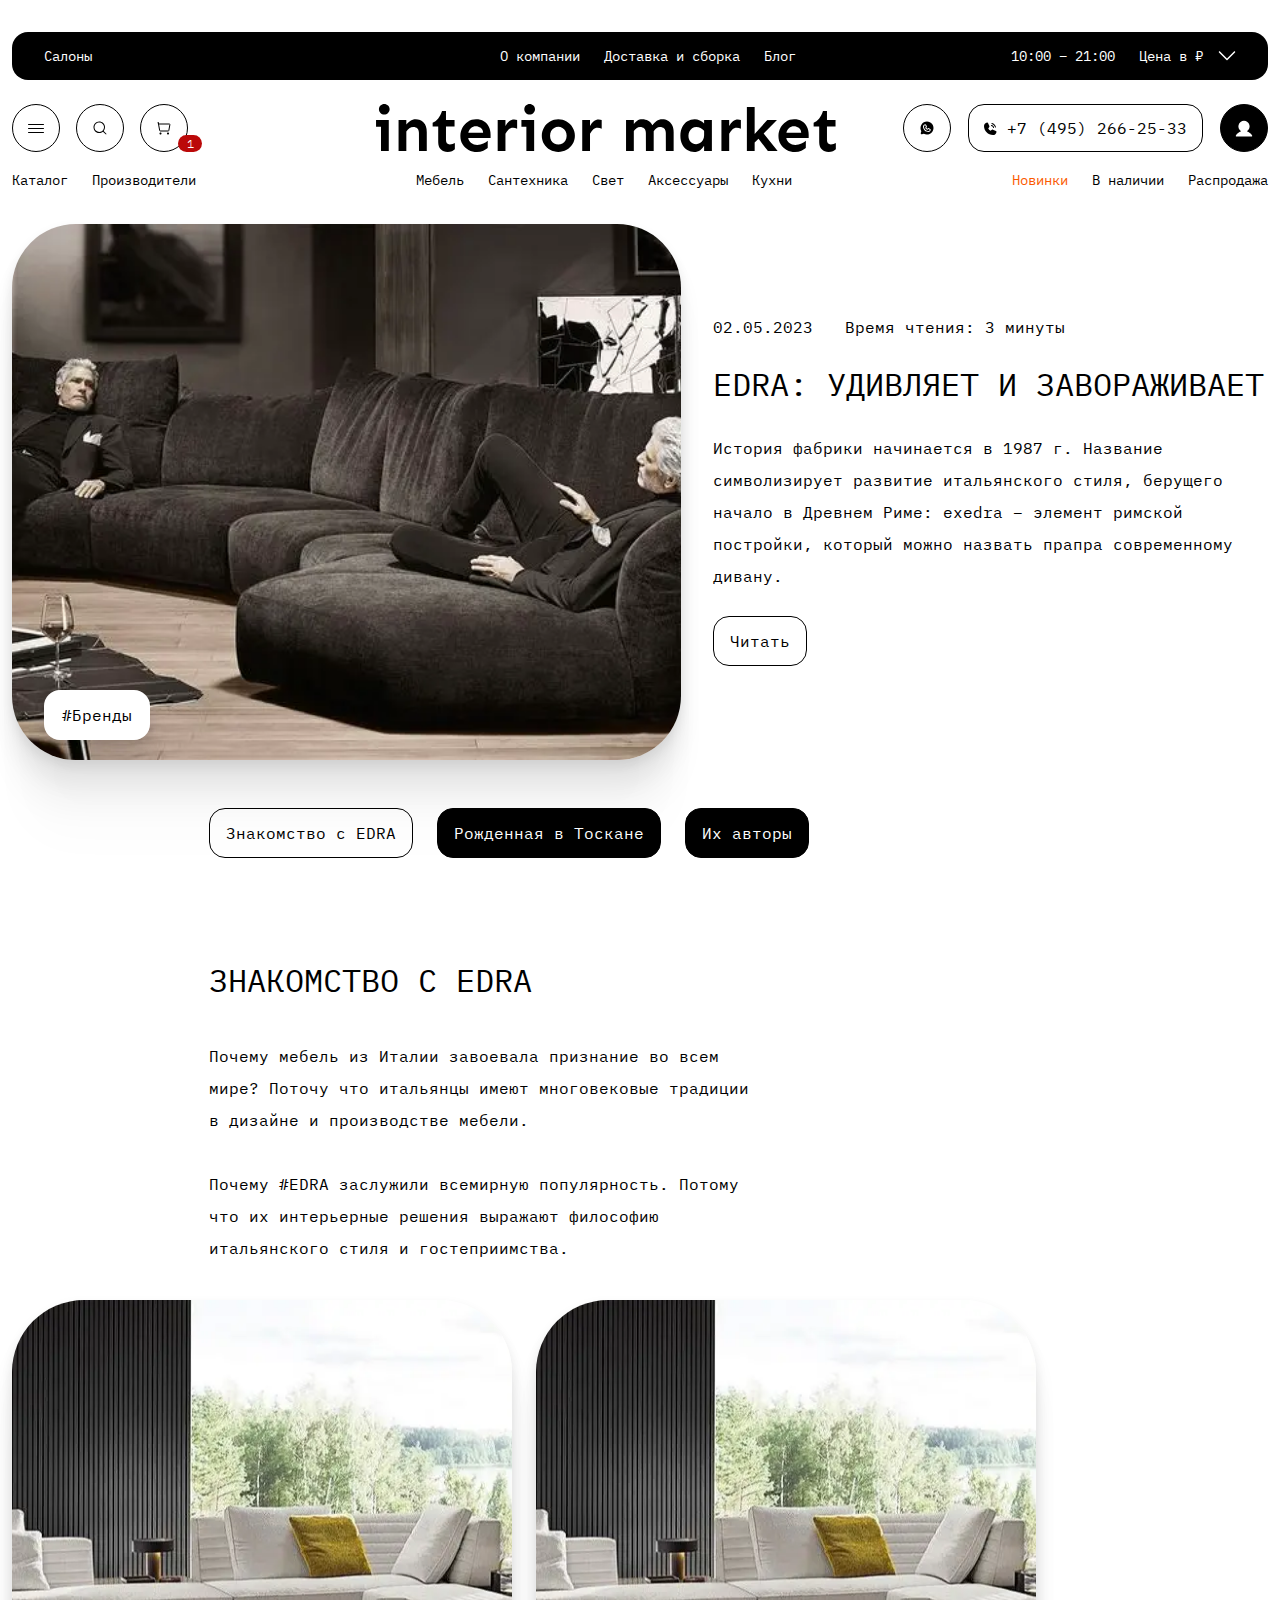
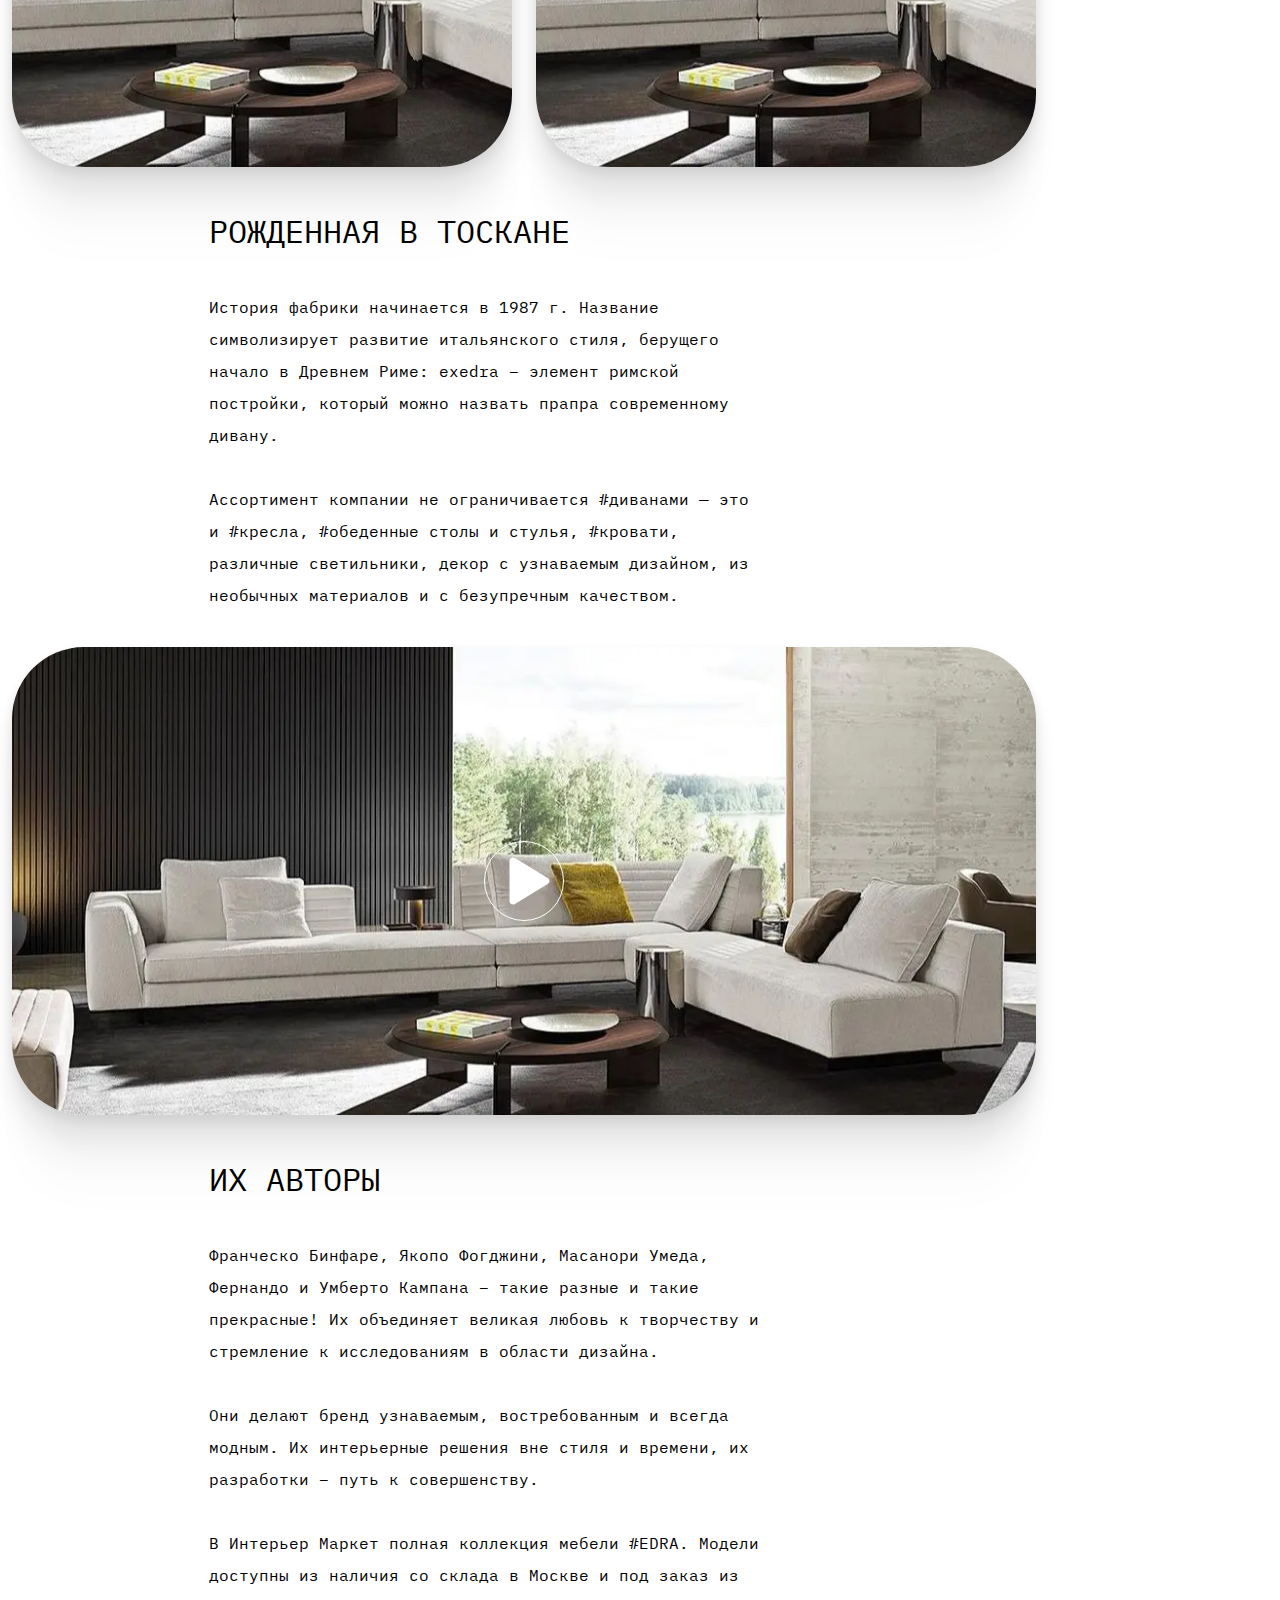
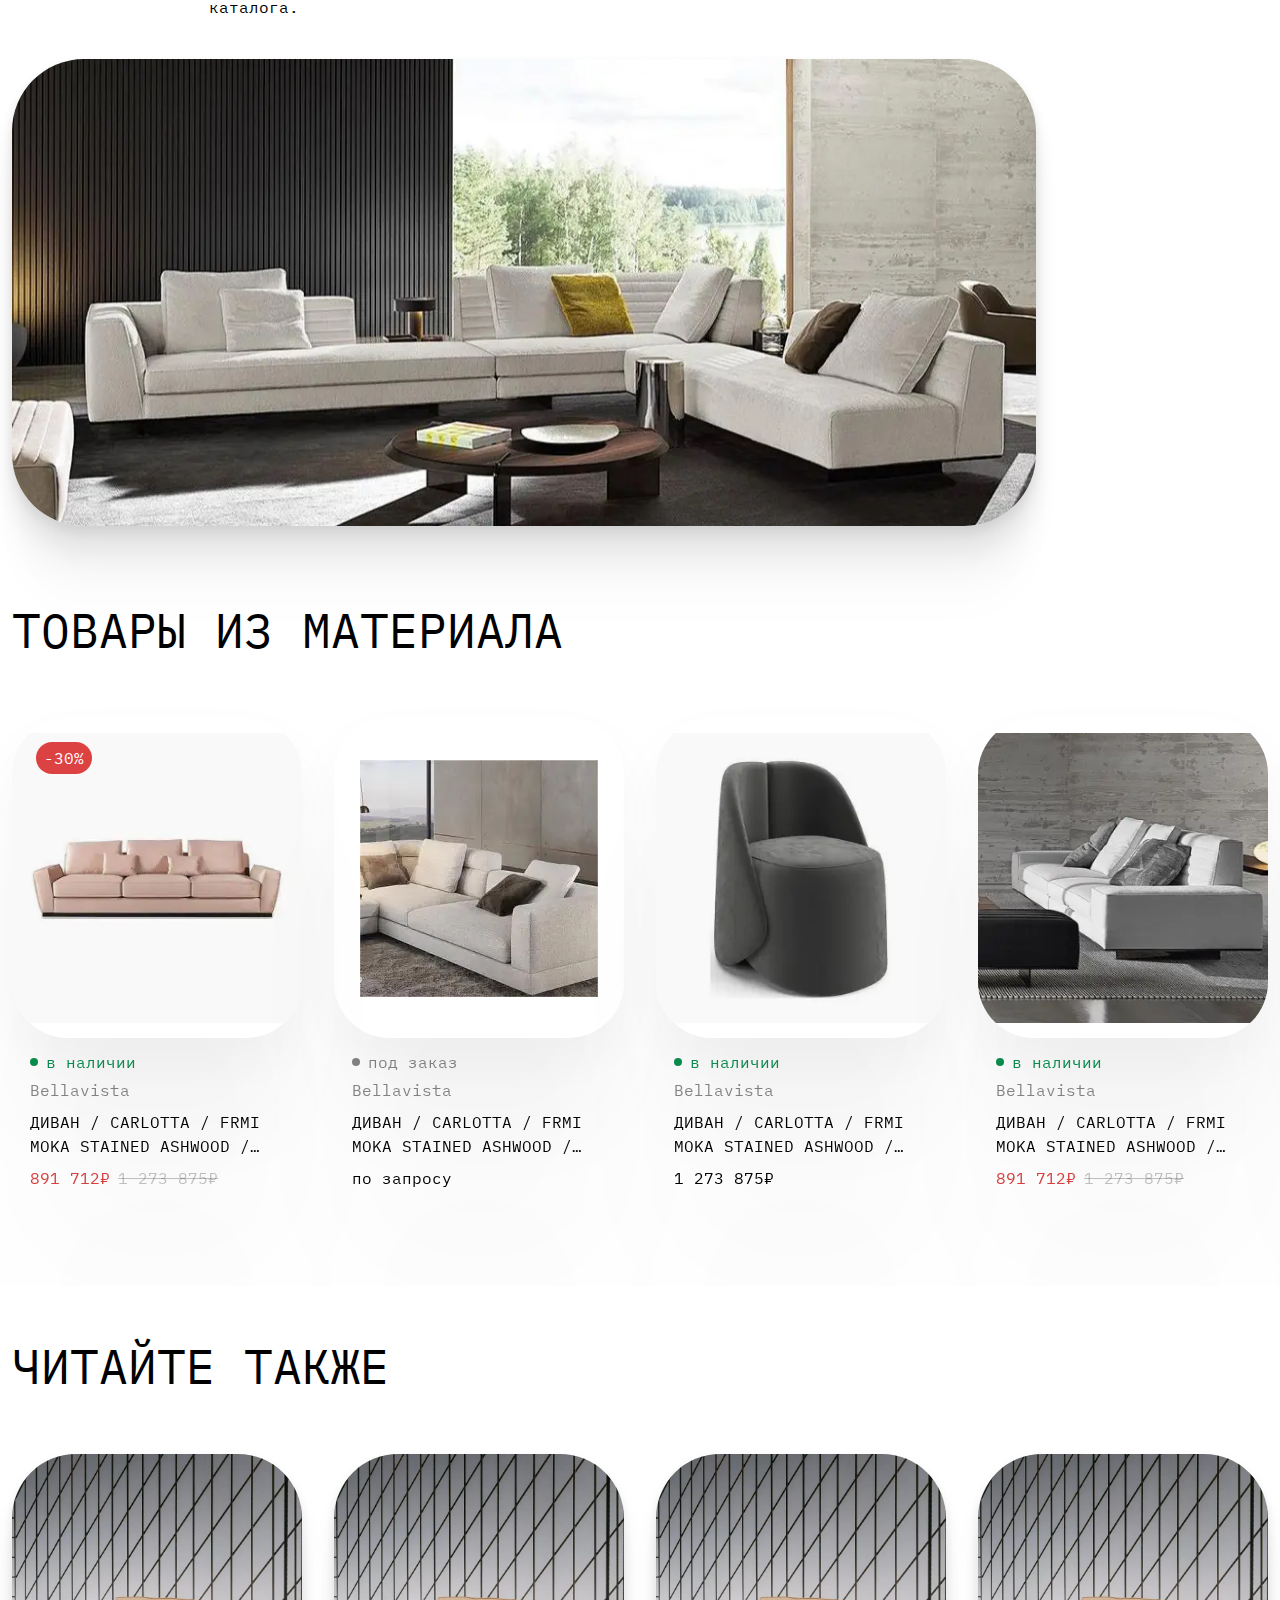
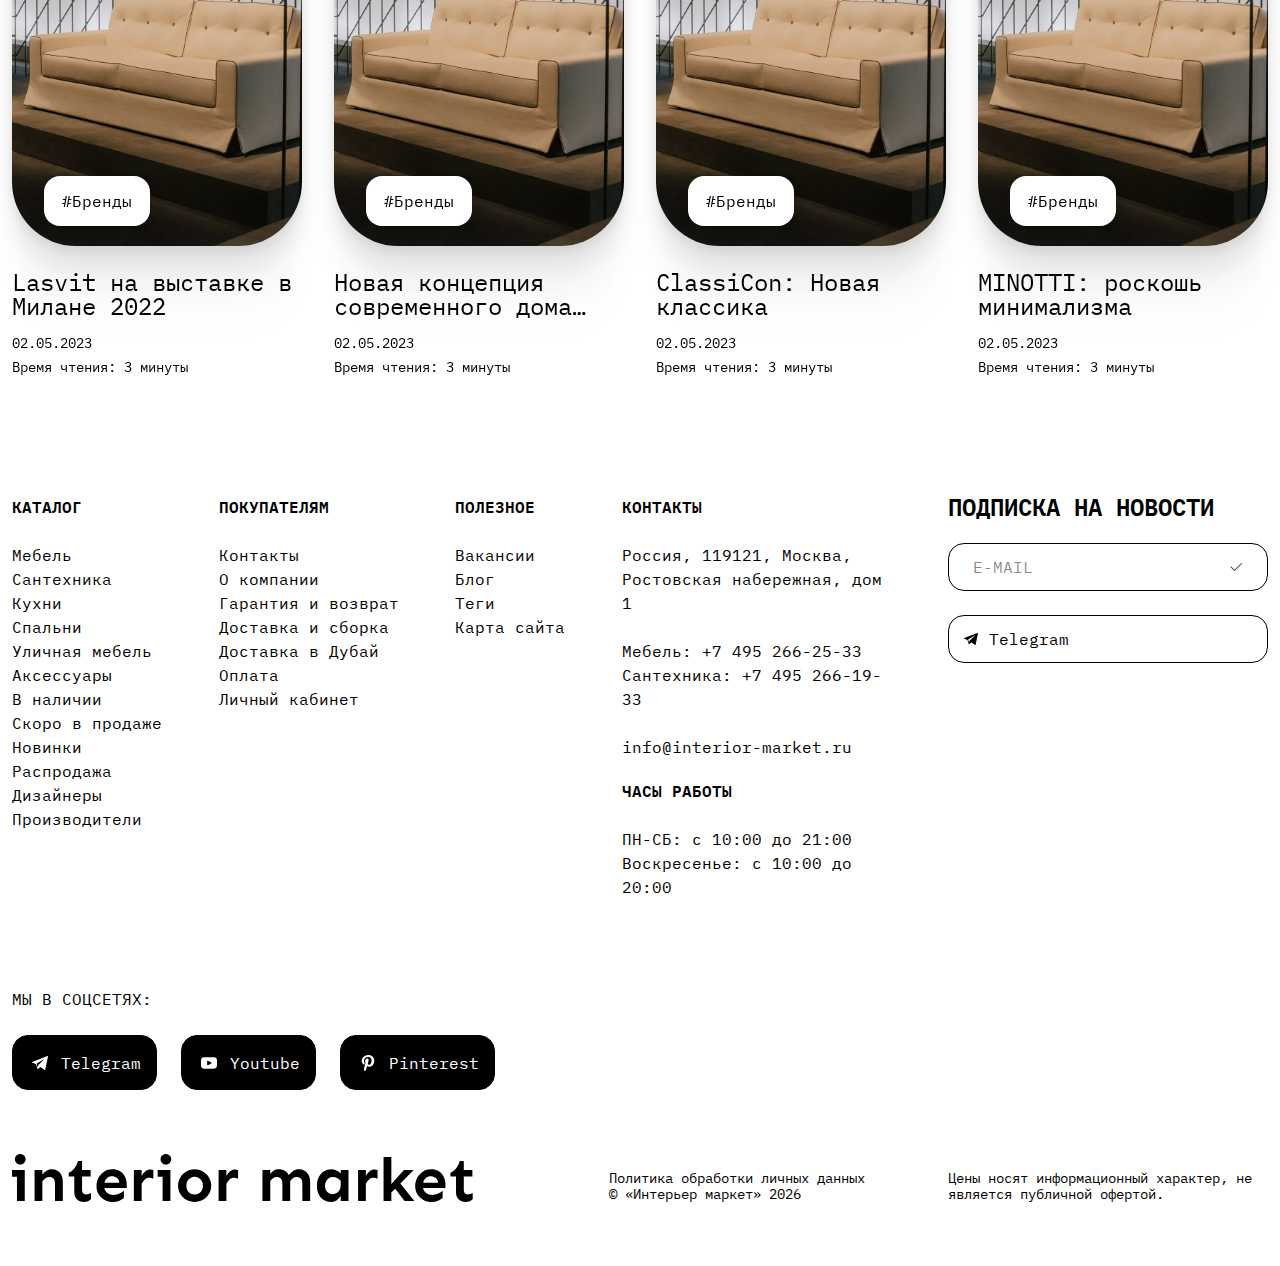
<file: pages/article/article_page.html>
<!DOCTYPE html>
<html lang="ru">

<head>
    <meta charset="UTF-8" />
    <meta name="viewport" content="width=device-width, user-scalable=no, viewport-fit=cover" />
    <title>Article Page</title>

    <link rel="shortcut icon" href="../../img/favicon.ico" type="image/x-icon" />
    <link rel="icon" href="../../img/favicon.ico" type="image/x-icon" />

    <link rel="stylesheet" type="text/css" href="../../fonts/stylesheet.css" />

    <link rel="stylesheet" type="text/css" href="../../libs/swiper/swiper-bundle.min.css" />
    <link rel="stylesheet" type="text/css" href="../../libs/selectric/selectric.css" />
    <link rel="stylesheet" type="text/css" href="../../libs/micromodal/micromodal.css" />
    <link rel="stylesheet" type="text/css" href="../../libs/fancybox/fancybox.css" />

    <link rel="stylesheet" type="text/css" href="../../css/style.css" />
</head>

<body>

    <div class="siteWrapper">
        <header class="header">
            <div class="container">
                <div class="header__inner">
                    <div class="header-top">
                        <div class="header-top__adress">
                            <a href="#">Салоны</a>
                        </div>

                        <nav class="menu">
                            <ul>
                                <li><a href="#">О компании</a></li>
                                <li><a href="#">Доставка и сборка</a></li>
                                <li><a href="#">Блог</a></li>
                            </ul>
                        </nav>

                        <span class="header-top__time">10:00 – 21:00</span>
                        <div class="site-price">
                            <span class="site-price__text">Цена в </span>
                            <span class="site-price__currency">&#8381;</span>

                            <svg class="site-price__arrow" width="18" height="10" viewBox="0 0 18 10"
                                xmlns="http://www.w3.org/2000/svg">
                                <path fill-rule="evenodd" clip-rule="evenodd"
                                    d="M0.96967 0.46967C1.26256 0.176777 1.73744 0.176777 2.03033 0.46967L9 7.43934L15.9697 0.46967C16.2626 0.176777 16.7374 0.176777 17.0303 0.46967C17.3232 0.762563 17.3232 1.23744 17.0303 1.53033L9.53033 9.03033C9.23744 9.32322 8.76256 9.32322 8.46967 9.03033L0.96967 1.53033C0.676777 1.23744 0.676777 0.762563 0.96967 0.46967Z" />
                            </svg>

                            <div class="site-price__change">
                                <ul class="site-price__list">
                                    <li><a href="#" class="active">₽ — Рубли</a></li>
                                    <li><a href="#">$ — Доллары</a></li>
                                    <li><a href="#">€ — Евро</a></li>
                                </ul>
                            </div>

                        </div>
                    </div>
                    <div class="header-center">

                        <ul class="header-controls">
                            <li>
                                <button class="header-controls__button burger">
                                    <span class="burger__line"></span>
                                    <span class="burger__line"></span>
                                    <span class="burger__line"></span>
                                </button>
                            </li>
                            <li class="mobile">
                                <a href="#" class="link-block">
                                    <svg width="13" height="13" viewBox="0 0 13 13" fill="none"
                                        xmlns="http://www.w3.org/2000/svg">
                                        <path
                                            d="M11.8732 8.90167L8.94586 7.64709C8.79302 7.5813 8.62614 7.5548 8.46044 7.57003C8.29474 7.58525 8.13548 7.64171 7.99719 7.73425L6.432 8.77759C5.47541 8.31233 4.70117 7.5415 4.23169 6.58698L4.23181 6.58685L5.27148 4.99823C5.36198 4.86031 5.41689 4.70212 5.43129 4.53779C5.44569 4.37346 5.41913 4.20813 5.354 4.05658L4.09827 1.12671C4.01279 0.927829 3.86519 0.761988 3.67757 0.654017C3.48994 0.546046 3.2724 0.501753 3.0575 0.527771C2.21304 0.636347 1.43699 1.04864 0.874323 1.68763C0.311657 2.32662 0.000863082 3.14859 0 4C0 8.96265 4.03735 13 9 13C9.85142 12.9991 10.6734 12.6883 11.3124 12.1257C11.9514 11.563 12.3637 10.7869 12.4722 9.94244C12.4982 9.72754 12.4538 9.51002 12.3459 9.32241C12.2379 9.1348 12.0721 8.98719 11.8732 8.90167Z" />
                                        <path
                                            d="M7.83448 1.98302C8.59729 2.18813 9.29281 2.5901 9.85135 3.14864C10.4099 3.70719 10.8119 4.40271 11.017 5.16552C11.0514 5.29338 11.1352 5.40234 11.2499 5.46851C11.3646 5.53467 11.5009 5.55263 11.6288 5.51844C11.7567 5.48425 11.8659 5.40071 11.9323 5.28614C11.9987 5.17158 12.017 5.03534 11.983 4.90734C11.7323 3.97486 11.2409 3.12464 10.5581 2.44186C9.87535 1.75907 9.02513 1.2677 8.09265 1.01696C7.96465 0.983041 7.82842 1.00129 7.71385 1.06769C7.59929 1.1341 7.51574 1.24324 7.48155 1.37117C7.44736 1.49911 7.46532 1.63537 7.53149 1.75008C7.59765 1.86479 7.70662 1.94856 7.83447 1.98302L7.83448 1.98302Z" />
                                        <path
                                            d="M7.31665 3.91534C7.74041 4.02929 8.12678 4.25259 8.43706 4.56288C8.74734 4.87316 8.97065 5.25953 9.0846 5.68328C9.11906 5.81114 9.20283 5.92011 9.31754 5.98627C9.43224 6.05244 9.56851 6.07039 9.69645 6.0362C9.82438 6.00202 9.93352 5.91847 9.99993 5.80391C10.0663 5.68934 10.0846 5.55311 10.0507 5.42511C9.8911 4.83167 9.57839 4.29059 9.14387 3.85607C8.70934 3.42154 8.16826 3.10884 7.57483 2.94928C7.44683 2.91536 7.3106 2.9336 7.19603 3.00001C7.08146 3.06642 6.99792 3.17556 6.96373 3.30349C6.92954 3.43142 6.9475 3.56769 7.01366 3.6824C7.07983 3.7971 7.18879 3.88088 7.31665 3.91534L7.31665 3.91534Z" />
                                    </svg>

                                </a>
                            </li>

                            <li>
                                <button class="header-controls__button btn-search">
                                    <svg width="14" height="14" viewBox="0 0 14 14" fill="none"
                                        xmlns="http://www.w3.org/2000/svg">
                                        <path
                                            d="M13.353 13.3536C13.2592 13.4474 13.132 13.5001 12.9994 13.5001C12.8668 13.5001 12.7396 13.4474 12.6458 13.3536L9.94439 10.6522C8.80816 11.6061 7.34753 12.0846 5.86711 11.9878C4.38669 11.8911 3.00076 11.2265 1.99835 10.1328C0.995939 9.03915 0.454427 7.6007 0.486742 6.11748C0.519056 4.63425 1.1227 3.22075 2.1718 2.17175C3.22089 1.12275 4.63444 0.519222 6.11767 0.487036C7.6009 0.45485 9.0393 0.996486 10.1329 1.99899C11.2265 3.0015 11.8909 4.38748 11.9875 5.86791C12.0842 7.34834 11.6056 8.80892 10.6515 9.94508L13.353 12.6465C13.4467 12.7403 13.4994 12.8674 13.4994 13.0001C13.4994 13.1327 13.4467 13.2598 13.353 13.3536ZM6.24976 11C7.18922 11 8.10759 10.7214 8.88872 10.1995C9.66986 9.67754 10.2787 8.93569 10.6382 8.06774C10.9977 7.19979 11.0918 6.24472 10.9085 5.32331C10.7252 4.4019 10.2728 3.55553 9.60852 2.89124C8.94422 2.22694 8.09785 1.77454 7.17644 1.59126C6.25503 1.40798 5.29997 1.50205 4.43202 1.86156C3.56407 2.22108 2.82222 2.8299 2.30028 3.61103C1.77835 4.39217 1.49976 5.31053 1.49976 6.24999C1.50119 7.50933 2.00209 8.71669 2.89258 9.60718C3.78307 10.4977 4.99042 10.9986 6.24976 11Z" />
                                    </svg>
                                </button>
                            </li>
                            <li>
                                <button class="header-controls__button btn-basket">
                                    <picture>
                                        <img src="../../img/basket.svg" alt="basket" />
                                    </picture>
                                    <span class="btn-basket__count">1</span>
                                </button>
                            </li>
                            <li class="mobile not-small-mobile">
                                <a href="#" class="link-block link-login-cabinet">
                                    <svg width="16" height="16" viewBox="0 0 16 16" fill="none"
                                        xmlns="http://www.w3.org/2000/svg">
                                        <mask id="path-1-inside-1_839_6301" fill="white">
                                            <path
                                                d="M14.496 13.2491C13.563 11.6423 12.0689 10.437 10.301 9.86523C11.1479 9.36128 11.806 8.59322 12.1742 7.67903C12.5423 6.76483 12.6002 5.75505 12.3389 4.80479C12.0775 3.85453 11.5115 3.01633 10.7276 2.41894C9.94377 1.82155 8.98548 1.49801 7.99994 1.49801C7.0144 1.49801 6.05611 1.82155 5.27225 2.41894C4.4884 3.01633 3.92234 3.85453 3.66102 4.80479C3.39969 5.75505 3.45755 6.76483 3.8257 7.67903C4.19386 8.59322 4.85195 9.36128 5.69891 9.86523C3.93104 10.437 2.43697 11.6422 1.50399 13.249C1.46002 13.325 1.43683 13.4113 1.43677 13.4991C1.4367 13.5869 1.45977 13.6731 1.50364 13.7492C1.5475 13.8253 1.61063 13.8884 1.68666 13.9324C1.7627 13.9763 1.84896 13.9994 1.93676 13.9994L14.0632 13.9995C14.151 13.9995 14.2373 13.9764 14.3133 13.9325C14.3893 13.8886 14.4525 13.8254 14.4963 13.7493C14.5402 13.6733 14.5633 13.587 14.5632 13.4992C14.5631 13.4114 14.54 13.3251 14.496 13.2491L14.496 13.2491Z" />
                                        </mask>
                                        <path
                                            d="M14.496 13.2491L13.6312 13.7512L13.6467 13.778L13.6639 13.8038L14.496 13.2491ZM10.301 9.86523L9.78963 9.00585L7.88966 10.1363L9.99323 10.8167L10.301 9.86523ZM7.99994 1.49801V0.498013V1.49801ZM5.69891 9.86523L6.00665 10.8167L8.1102 10.1363L6.21025 9.00585L5.69891 9.86523ZM1.50399 13.249L0.639198 12.7469L0.638447 12.7482L1.50399 13.249ZM1.93676 13.9994L1.93677 12.9994H1.93675L1.93676 13.9994ZM14.0632 13.9995L14.0633 12.9995H14.0632L14.0632 13.9995ZM14.496 13.2491L15.3615 12.7483L15.3456 12.7208L15.328 12.6944L14.496 13.2491ZM15.3608 12.747C14.3039 10.9268 12.6114 9.56148 10.6087 8.91375L9.99323 10.8167C11.5264 11.3126 12.8221 12.3577 13.6312 13.7512L15.3608 12.747ZM10.8123 10.7246C11.8475 10.1087 12.6518 9.16994 13.1018 8.05259L11.2466 7.30547C10.9602 8.01651 10.4484 8.61389 9.78963 9.00585L10.8123 10.7246ZM13.1018 8.05259C13.5518 6.93523 13.6225 5.70106 13.3031 4.53963L11.3747 5.06995C11.5779 5.80905 11.5329 6.59443 11.2466 7.30547L13.1018 8.05259ZM13.3031 4.53963C12.9837 3.37819 12.2918 2.35373 11.3338 1.62359L10.1215 3.21429C10.7311 3.67893 11.1714 4.33086 11.3747 5.06995L13.3031 4.53963ZM11.3338 1.62359C10.3757 0.893451 9.20449 0.498013 7.99994 0.498013V2.49801C8.76647 2.49801 9.51181 2.74966 10.1215 3.21429L11.3338 1.62359ZM7.99994 0.498013C6.79539 0.498013 5.62414 0.893451 4.6661 1.62359L5.87841 3.21429C6.48807 2.74966 7.2334 2.49801 7.99994 2.49801V0.498013ZM4.6661 1.62359C3.70806 2.35373 3.01621 3.37819 2.69681 4.53963L4.62522 5.06995C4.82847 4.33086 5.26874 3.67893 5.87841 3.21429L4.6661 1.62359ZM2.69681 4.53963C2.37741 5.70106 2.44813 6.93523 2.8981 8.05259L4.75331 7.30547C4.46697 6.59443 4.42196 5.80905 4.62522 5.06995L2.69681 4.53963ZM2.8981 8.05259C3.34806 9.16994 4.1524 10.1087 5.18757 10.7246L6.21025 9.00585C5.55151 8.61389 5.03965 8.01651 4.75331 7.30547L2.8981 8.05259ZM5.39117 8.91375C3.38854 9.56147 1.69606 10.9267 0.639199 12.7469L2.36879 13.7511C3.17787 12.3577 4.47354 11.3126 6.00665 10.8167L5.39117 8.91375ZM0.638447 12.7482C0.506515 12.9762 0.436956 13.2349 0.436768 13.4984L2.43677 13.4998C2.4367 13.5876 2.41352 13.6738 2.36954 13.7498L0.638447 12.7482ZM0.436768 13.4984C0.43658 13.7618 0.505769 14.0206 0.637374 14.2488L2.3699 13.2496C2.41377 13.3257 2.43683 13.412 2.43677 13.4998L0.436768 13.4984ZM0.637374 14.2488C0.768981 14.477 0.958362 14.6665 1.18646 14.7983L2.18686 13.0665C2.2629 13.1104 2.32603 13.1736 2.3699 13.2496L0.637374 14.2488ZM1.18646 14.7983C1.41457 14.93 1.67335 14.9994 1.93678 14.9994L1.93675 12.9994C2.02456 12.9994 2.11083 13.0225 2.18686 13.0665L1.18646 14.7983ZM1.93675 14.9994L14.0632 14.9995L14.0632 12.9995L1.93677 12.9994L1.93675 14.9994ZM14.0631 14.9995C14.3266 14.9996 14.5854 14.9302 14.8135 14.7984L13.8131 13.0666C13.8892 13.0227 13.9754 12.9995 14.0633 12.9995L14.0631 14.9995ZM14.8135 14.7984C15.0416 14.6667 15.231 14.4771 15.3626 14.2489L13.6301 13.2498C13.674 13.1737 13.7371 13.1105 13.8131 13.0666L14.8135 14.7984ZM15.3626 14.2489C15.4942 14.0207 15.5634 13.7619 15.5632 13.4985L13.5632 13.4999C13.5631 13.4121 13.5862 13.3258 13.6301 13.2498L15.3626 14.2489ZM15.5632 13.4985C15.563 13.235 15.4934 12.9763 15.3615 12.7483L13.6305 13.75C13.5865 13.674 13.5633 13.5878 13.5632 13.4999L15.5632 13.4985ZM15.328 12.6944L15.328 12.6944L13.6639 13.8038L13.6639 13.8038L15.328 12.6944Z"
                                            fill="white" mask="url(#path-1-inside-1_839_6301)" />
                                    </svg>
                                </a>
                            </li>
                        </ul>

                        <button class="burger-mobile burger">
                            <span class="burger__line"></span>
                            <span class="burger__line"></span>
                            <span class="burger__line"></span>
                        </button>

                        <div class="logo-wrapper">
                            <a href="#"></a>
                            <picture>
                                <source media="(max-width:1023px)" srcset="../../img/logo_white.svg" />
                                <img src="../../img/logo_black.svg" alt="logo">
                            </picture>
                        </div>

                        <div class="header-center__info">

                            <a href="#" class="link-block">
                                <svg width="14" height="14" viewBox="0 0 14 14" fill="none"
                                    xmlns="http://www.w3.org/2000/svg">
                                    <path
                                        d="M7 0.5C5.87102 0.500305 4.76157 0.794582 3.78086 1.35387C2.80014 1.91315 1.98196 2.71817 1.40685 3.68969C0.831728 4.6612 0.519497 5.76573 0.500884 6.89456C0.48227 8.02339 0.757915 9.13761 1.30069 10.1276L0.76651 11.9972C0.717502 12.1687 0.715244 12.3502 0.75997 12.5228C0.804695 12.6955 0.894777 12.853 1.02088 12.9791C1.14698 13.1052 1.30451 13.1953 1.47715 13.24C1.64979 13.2848 1.83125 13.2825 2.00272 13.2335L3.87247 12.6993C4.74136 13.1761 5.70777 13.4479 6.69781 13.4939C7.68784 13.5399 8.67529 13.3589 9.58465 12.9648C10.494 12.5706 11.3012 11.9738 11.9445 11.2198C12.5878 10.4659 13.0502 9.57482 13.2964 8.61476C13.5425 7.65471 13.5658 6.65108 13.3646 5.68062C13.1634 4.71016 12.7429 3.79856 12.1353 3.01553C11.5278 2.23249 10.7492 1.59875 9.85913 1.16276C8.96907 0.726766 7.99111 0.500069 7 0.5ZM8.50778 11C8.50595 11.0015 8.50253 11 8.49991 11C7.77699 11 7.06116 10.8575 6.39337 10.5806C5.72558 10.3037 5.11893 9.89788 4.60811 9.38634C4.09729 8.87479 3.69233 8.26756 3.41639 7.59938C3.14045 6.9312 2.99895 6.21517 2.99997 5.49225C3.00225 4.89693 3.24028 4.32675 3.66197 3.90652C4.08365 3.48629 4.65464 3.25022 5.24997 3.25C5.41402 3.25021 5.57511 3.29367 5.71699 3.376C5.85888 3.45833 5.97655 3.57662 6.05814 3.71894L6.78882 4.99775C6.87684 5.15201 6.92224 5.32691 6.92035 5.50451C6.91847 5.68211 6.86936 5.85601 6.77808 6.00837L6.33365 6.74909C6.55345 7.13017 6.86984 7.44657 7.25092 7.66639L7.99161 7.22193C8.14397 7.13064 8.31787 7.08153 8.49547 7.07963C8.67307 7.07773 8.84799 7.12312 9.00226 7.21113L10.281 7.94184C10.4233 8.0234 10.5416 8.14107 10.624 8.28296C10.7063 8.42485 10.7498 8.58595 10.75 8.75C10.7497 9.34531 10.5137 9.91629 10.0935 10.338C9.67325 10.7597 9.1031 10.9977 8.50778 11Z" />
                                    <path
                                        d="M7.52814 8.6662C7.459 8.70771 7.38084 8.73187 7.30034 8.73663C7.21983 8.74138 7.13937 8.72657 7.06583 8.69348C6.28383 8.34216 5.65785 7.7162 5.30652 6.9342C5.27344 6.86065 5.25865 6.78019 5.2634 6.69968C5.26815 6.61918 5.29231 6.54101 5.3338 6.47186L5.9206 5.49384L5.21021 4.25061C4.8868 4.26076 4.57993 4.39598 4.35421 4.62782C4.12848 4.85965 4.00151 5.17002 4 5.49359C3.99917 6.08508 4.11494 6.67093 4.34071 7.21763C4.56648 7.76433 4.89782 8.26117 5.31576 8.67971C5.73371 9.09825 6.23007 9.43029 6.77645 9.65684C7.32283 9.88339 7.90852 10 8.50001 10H8.50641C8.82998 9.9985 9.14035 9.87152 9.37219 9.6458C9.60403 9.42007 9.73925 9.11321 9.74939 8.78979L8.50617 8.07941L7.52814 8.6662Z" />
                                </svg>
                            </a>

                            <a href="tel:+74952662533" class="phone-block">
                                <svg width="13" height="13" viewBox="0 0 13 13" fill="none"
                                    xmlns="http://www.w3.org/2000/svg">
                                    <path
                                        d="M11.8732 8.90167L8.94586 7.64709C8.79302 7.5813 8.62614 7.5548 8.46044 7.57003C8.29474 7.58525 8.13548 7.64171 7.99719 7.73425L6.432 8.77759C5.47541 8.31233 4.70117 7.5415 4.23169 6.58698L4.23181 6.58685L5.27148 4.99823C5.36198 4.86031 5.41689 4.70212 5.43129 4.53779C5.44569 4.37346 5.41913 4.20813 5.354 4.05658L4.09827 1.12671C4.01279 0.927829 3.86519 0.761988 3.67757 0.654017C3.48994 0.546046 3.2724 0.501753 3.0575 0.527771C2.21304 0.636347 1.43699 1.04864 0.874323 1.68763C0.311657 2.32662 0.000863082 3.14859 0 4C0 8.96265 4.03735 13 9 13C9.85142 12.9991 10.6734 12.6883 11.3124 12.1257C11.9514 11.563 12.3637 10.7869 12.4722 9.94244C12.4982 9.72754 12.4538 9.51002 12.3459 9.32241C12.2379 9.1348 12.0721 8.98719 11.8732 8.90167Z" />
                                    <path
                                        d="M7.83448 1.98303C8.59729 2.18814 9.29281 2.5901 9.85135 3.14865C10.4099 3.70719 10.8119 4.40271 11.017 5.16552C11.0514 5.29338 11.1352 5.40235 11.2499 5.46851C11.3646 5.53468 11.5009 5.55263 11.6288 5.51844C11.7567 5.48425 11.8659 5.40071 11.9323 5.28615C11.9987 5.17158 12.017 5.03535 11.983 4.90735C11.7323 3.97486 11.2409 3.12464 10.5581 2.44186C9.87535 1.75908 9.02513 1.2677 8.09265 1.01696C7.96465 0.983045 7.82842 1.00129 7.71385 1.0677C7.59929 1.1341 7.51574 1.24325 7.48155 1.37118C7.44736 1.49911 7.46532 1.63538 7.53149 1.75008C7.59765 1.86479 7.70662 1.94857 7.83447 1.98303L7.83448 1.98303Z" />
                                    <path
                                        d="M7.31665 3.91534C7.74041 4.02929 8.12678 4.25259 8.43706 4.56288C8.74734 4.87316 8.97065 5.25953 9.0846 5.68328C9.11906 5.81114 9.20283 5.92011 9.31754 5.98627C9.43224 6.05244 9.56851 6.07039 9.69645 6.0362C9.82438 6.00202 9.93352 5.91847 9.99993 5.80391C10.0663 5.68934 10.0846 5.55311 10.0507 5.42511C9.8911 4.83167 9.57839 4.29059 9.14387 3.85607C8.70934 3.42154 8.16826 3.10884 7.57483 2.94928C7.44683 2.91536 7.3106 2.9336 7.19603 3.00001C7.08146 3.06642 6.99792 3.17556 6.96373 3.30349C6.92954 3.43142 6.9475 3.56769 7.01366 3.6824C7.07983 3.7971 7.18879 3.88088 7.31665 3.91534L7.31665 3.91534Z" />
                                </svg>
                                +7 (495) 266-25-33</a>

                            <a href="#" class="link-block link-login-cabinet">
                                <svg width="18" height="17" viewBox="0 0 18 17" fill="none"
                                    xmlns="http://www.w3.org/2000/svg">
                                    <path
                                        d="M17.12 15.5614C15.9538 13.5528 14.0862 12.0463 11.8763 11.3315C12.935 10.7016 13.7576 9.74153 14.2178 8.59878C14.678 7.45604 14.7503 6.19381 14.4236 5.00598C14.097 3.81815 13.3894 2.77041 12.4096 2.02367C11.4298 1.27694 10.2319 0.872513 8.99998 0.872513C7.76805 0.872513 6.57019 1.27694 5.59038 2.02367C4.61057 2.77041 3.90299 3.81815 3.57633 5.00598C3.24967 6.19381 3.32199 7.45604 3.78219 8.59878C4.24238 9.74153 5.065 10.7016 6.1237 11.3315C3.91386 12.0463 2.04627 13.5527 0.880052 15.5613C0.825081 15.6563 0.796099 15.7641 0.796021 15.8738C0.795942 15.9836 0.82477 16.0914 0.879605 16.1865C0.93444 16.2816 1.01335 16.3606 1.10839 16.4155C1.20343 16.4704 1.31126 16.4993 1.42101 16.4993L16.5791 16.4994C16.6888 16.4994 16.7966 16.4705 16.8917 16.4156C16.9867 16.3607 17.0657 16.2818 17.1205 16.1867C17.1753 16.0916 17.2042 15.9838 17.2041 15.874C17.204 15.7642 17.175 15.6564 17.12 15.5614L17.12 15.5614Z"
                                        fill="white" />
                                </svg>
                            </a>
                        </div>
                    </div>
                    <div class="header-bottom">
                        <ul>
                            <li><a href="#">Каталог</a></li>
                            <li><a href="#">Производители</a></li>

                            <li><a href="#">Мебель</a></li>
                            <li><a href="#">Сантехника</a></li>
                            <li><a href="#">Свет</a></li>
                            <li><a href="#">Аксессуары</a></li>
                            <li><a href="#">Кухни</a></li>

                            <li><a href="#" class="link-new">Новинки</a></li>
                            <li><a href="#">В наличии</a></li>
                            <li><a href="#">Распродажа</a></li>
                        </ul>
                    </div>
                    <div class="basket-invis">

                        <div class="basket-head">
                            <span class="basket-head__title">Корзина</span>
                            <span class="count-basket">2 товара</span>
                        </div>

                        <div class="basket-list">
                            <div class="basket-item">

                                <div class="basket-item__media">
                                    <picture class="product-card__picture">
                                        <a href="#"></a>
                                        <source type="image/webp" srcset="../../img/product-item1.webp">
                                        <img src="../../img/product-item1.jpg" alt="">
                                    </picture>
                                </div>

                                <div class="basket-item__content">
                                    <span class="product-card__availability product-card__availability--stock">в
                                        наличии</span>

                                    <span class="product-card__brand">Bellavista</span>

                                    <a href="#" class="link">Диван / CARLOTTA / FRMI Moka stained ashwood /
                                        fabric Диван / CARLOTTA / FRMI Moka stained ashwood /
                                        fabric</a>
                                </div>

                                <div class="basket-item__bottom">
                                    <div class="basket-count">
                                        <span class="basket-count__title">Кол-во:</span>
                                        <div class="count-block">
                                            <div class="count-block__body">
                                                <button class="count-btn count-minus"><svg width="12" height="12"
                                                        viewBox="0 0 12 12" fill="none"
                                                        xmlns="http://www.w3.org/2000/svg">
                                                        <path
                                                            d="M10.125 6.375H1.875C1.77554 6.375 1.68016 6.33549 1.60984 6.26517C1.53951 6.19484 1.5 6.09946 1.5 6C1.5 5.90054 1.53951 5.80516 1.60984 5.73484C1.68016 5.66451 1.77554 5.625 1.875 5.625H10.125C10.2245 5.625 10.3198 5.66451 10.3902 5.73484C10.4605 5.80516 10.5 5.90054 10.5 6C10.5 6.09946 10.4605 6.19484 10.3902 6.26517C10.3198 6.33549 10.2245 6.375 10.125 6.375Z"
                                                            fill="black" fill-opacity="0.48" />
                                                    </svg>
                                                </button>
                                                <input class="input-count" type="number" value="1">
                                                <button class="count-btn count-plus"><svg width="12" height="12"
                                                        viewBox="0 0 12 12" fill="none"
                                                        xmlns="http://www.w3.org/2000/svg">
                                                        <path
                                                            d="M10.125 5.625H6.375V1.875C6.375 1.77554 6.33549 1.68016 6.26517 1.60984C6.19484 1.53951 6.09946 1.5 6 1.5C5.90054 1.5 5.80516 1.53951 5.73484 1.60984C5.66451 1.68016 5.625 1.77554 5.625 1.875V5.625H1.875C1.77554 5.625 1.68016 5.66451 1.60984 5.73484C1.53951 5.80516 1.5 5.90054 1.5 6C1.5 6.09946 1.53951 6.19484 1.60984 6.26517C1.68016 6.33549 1.77554 6.375 1.875 6.375H5.625V10.125C5.625 10.2245 5.66451 10.3198 5.73484 10.3902C5.80516 10.4605 5.90054 10.5 6 10.5C6.09946 10.5 6.19484 10.4605 6.26517 10.3902C6.33549 10.3198 6.375 10.2245 6.375 10.125V6.375H10.125C10.2245 6.375 10.3198 6.33549 10.3902 6.26517C10.4605 6.19484 10.5 6.09946 10.5 6C10.5 5.90054 10.4605 5.80516 10.3902 5.73484C10.3198 5.66451 10.2245 5.625 10.125 5.625Z"
                                                            fill="black" fill-opacity="0.48" />
                                                    </svg>
                                                </button>
                                            </div>
                                        </div>
                                    </div>
                                    <div class="product-card__price">
                                        <span class="price-old">1 273 875₽</span>
                                        <span class="price-current">891 712₽</span>
                                    </div>
                                </div>

                                <a href="#" class="basket-detele"><svg width="16" height="16" viewBox="0 0 16 16"
                                        fill="none" xmlns="http://www.w3.org/2000/svg">
                                        <path
                                            d="M13.5 3H11.0002V2.5C10.9998 2.10231 10.8416 1.72104 10.5604 1.43984C10.2792 1.15863 9.89793 1.00045 9.50024 1H6.50024C6.10256 1.00045 5.72129 1.15863 5.44008 1.43984C5.15887 1.72104 5.00069 2.10231 5.00024 2.5V3H2.5C2.36739 3 2.24021 3.05268 2.14645 3.14645C2.05268 3.24021 2 3.36739 2 3.5C2 3.63261 2.05268 3.75979 2.14645 3.85355C2.24021 3.94732 2.36739 4 2.5 4H3V13C3.0003 13.2651 3.10576 13.5193 3.29323 13.7068C3.4807 13.8942 3.73488 13.9997 4 14H12C12.2651 13.9997 12.5193 13.8942 12.7068 13.7068C12.8942 13.5193 12.9997 13.2651 13 13V4H13.5C13.6326 4 13.7598 3.94732 13.8536 3.85355C13.9473 3.75979 14 3.63261 14 3.5C14 3.36739 13.9473 3.24021 13.8536 3.14645C13.7598 3.05268 13.6326 3 13.5 3ZM7.00024 10.5C7.00024 10.6326 6.94757 10.7598 6.8538 10.8536C6.76003 10.9473 6.63285 11 6.50024 11C6.36764 11 6.24046 10.9473 6.14669 10.8536C6.05292 10.7598 6.00024 10.6326 6.00024 10.5V6.5C6.00024 6.36739 6.05292 6.24021 6.14669 6.14645C6.24046 6.05268 6.36764 6 6.50024 6C6.63285 6 6.76003 6.05268 6.8538 6.14645C6.94757 6.24021 7.00024 6.36739 7.00024 6.5V10.5ZM10.0002 10.5C10.0002 10.6326 9.94757 10.7598 9.8538 10.8536C9.76003 10.9473 9.63285 11 9.50024 11C9.36764 11 9.24046 10.9473 9.14669 10.8536C9.05292 10.7598 9.00024 10.6326 9.00024 10.5V6.5C9.00024 6.36739 9.05292 6.24021 9.14669 6.14645C9.24046 6.05268 9.36764 6 9.50024 6C9.63285 6 9.76003 6.05268 9.8538 6.14645C9.94757 6.24021 10.0002 6.36739 10.0002 6.5V10.5ZM10.0002 3H6.00024V2.5C6.0004 2.36744 6.05312 2.24035 6.14686 2.14661C6.24059 2.05288 6.36768 2.00015 6.50024 2H9.50024C9.63281 2.00015 9.75989 2.05288 9.85363 2.14661C9.94737 2.24035 10.0001 2.36744 10.0002 2.5V3Z"
                                            fill="black" fill-opacity="0.48" />
                                    </svg>
                                </a>
                            </div>

                            <div class="basket-item">

                                <div class="basket-item__media">
                                    <picture class="product-card__picture">
                                        <a href="#"></a>
                                        <source type="image/webp" srcset="../../img/product-item2.webp">
                                        <img src="../../img/product-item2.jpg" alt="">
                                    </picture>
                                </div>

                                <div class="basket-item__content">
                                    <span class="product-card__availability product-card__availability--order">под
                                        заказ</span>

                                    <span class="product-card__brand">Bellavista</span>

                                    <a href="#" class="link">Диван</a>
                                </div>

                                <div class="basket-item__bottom">
                                    <div class="basket-count">
                                        <span class="basket-count__title">Кол-во:</span>
                                        <div class="count-block">
                                            <div class="count-block__body">
                                                <button class="count-btn count-minus"><svg width="12" height="12"
                                                        viewBox="0 0 12 12" fill="none"
                                                        xmlns="http://www.w3.org/2000/svg">
                                                        <path
                                                            d="M10.125 6.375H1.875C1.77554 6.375 1.68016 6.33549 1.60984 6.26517C1.53951 6.19484 1.5 6.09946 1.5 6C1.5 5.90054 1.53951 5.80516 1.60984 5.73484C1.68016 5.66451 1.77554 5.625 1.875 5.625H10.125C10.2245 5.625 10.3198 5.66451 10.3902 5.73484C10.4605 5.80516 10.5 5.90054 10.5 6C10.5 6.09946 10.4605 6.19484 10.3902 6.26517C10.3198 6.33549 10.2245 6.375 10.125 6.375Z"
                                                            fill="black" fill-opacity="0.48" />
                                                    </svg>
                                                </button>
                                                <input class="input-count" type="number" value="1">
                                                <button class="count-btn count-plus"><svg width="12" height="12"
                                                        viewBox="0 0 12 12" fill="none"
                                                        xmlns="http://www.w3.org/2000/svg">
                                                        <path
                                                            d="M10.125 5.625H6.375V1.875C6.375 1.77554 6.33549 1.68016 6.26517 1.60984C6.19484 1.53951 6.09946 1.5 6 1.5C5.90054 1.5 5.80516 1.53951 5.73484 1.60984C5.66451 1.68016 5.625 1.77554 5.625 1.875V5.625H1.875C1.77554 5.625 1.68016 5.66451 1.60984 5.73484C1.53951 5.80516 1.5 5.90054 1.5 6C1.5 6.09946 1.53951 6.19484 1.60984 6.26517C1.68016 6.33549 1.77554 6.375 1.875 6.375H5.625V10.125C5.625 10.2245 5.66451 10.3198 5.73484 10.3902C5.80516 10.4605 5.90054 10.5 6 10.5C6.09946 10.5 6.19484 10.4605 6.26517 10.3902C6.33549 10.3198 6.375 10.2245 6.375 10.125V6.375H10.125C10.2245 6.375 10.3198 6.33549 10.3902 6.26517C10.4605 6.19484 10.5 6.09946 10.5 6C10.5 5.90054 10.4605 5.80516 10.3902 5.73484C10.3198 5.66451 10.2245 5.625 10.125 5.625Z"
                                                            fill="black" fill-opacity="0.48" />
                                                    </svg>
                                                </button>
                                            </div>
                                        </div>
                                    </div>
                                    <div class="product-card__price">
                                        <span class="price">1 891 712₽</span>
                                    </div>
                                </div>

                                <a href="#" class="basket-detele"><svg width="16" height="16" viewBox="0 0 16 16"
                                        fill="none" xmlns="http://www.w3.org/2000/svg">
                                        <path
                                            d="M13.5 3H11.0002V2.5C10.9998 2.10231 10.8416 1.72104 10.5604 1.43984C10.2792 1.15863 9.89793 1.00045 9.50024 1H6.50024C6.10256 1.00045 5.72129 1.15863 5.44008 1.43984C5.15887 1.72104 5.00069 2.10231 5.00024 2.5V3H2.5C2.36739 3 2.24021 3.05268 2.14645 3.14645C2.05268 3.24021 2 3.36739 2 3.5C2 3.63261 2.05268 3.75979 2.14645 3.85355C2.24021 3.94732 2.36739 4 2.5 4H3V13C3.0003 13.2651 3.10576 13.5193 3.29323 13.7068C3.4807 13.8942 3.73488 13.9997 4 14H12C12.2651 13.9997 12.5193 13.8942 12.7068 13.7068C12.8942 13.5193 12.9997 13.2651 13 13V4H13.5C13.6326 4 13.7598 3.94732 13.8536 3.85355C13.9473 3.75979 14 3.63261 14 3.5C14 3.36739 13.9473 3.24021 13.8536 3.14645C13.7598 3.05268 13.6326 3 13.5 3ZM7.00024 10.5C7.00024 10.6326 6.94757 10.7598 6.8538 10.8536C6.76003 10.9473 6.63285 11 6.50024 11C6.36764 11 6.24046 10.9473 6.14669 10.8536C6.05292 10.7598 6.00024 10.6326 6.00024 10.5V6.5C6.00024 6.36739 6.05292 6.24021 6.14669 6.14645C6.24046 6.05268 6.36764 6 6.50024 6C6.63285 6 6.76003 6.05268 6.8538 6.14645C6.94757 6.24021 7.00024 6.36739 7.00024 6.5V10.5ZM10.0002 10.5C10.0002 10.6326 9.94757 10.7598 9.8538 10.8536C9.76003 10.9473 9.63285 11 9.50024 11C9.36764 11 9.24046 10.9473 9.14669 10.8536C9.05292 10.7598 9.00024 10.6326 9.00024 10.5V6.5C9.00024 6.36739 9.05292 6.24021 9.14669 6.14645C9.24046 6.05268 9.36764 6 9.50024 6C9.63285 6 9.76003 6.05268 9.8538 6.14645C9.94757 6.24021 10.0002 6.36739 10.0002 6.5V10.5ZM10.0002 3H6.00024V2.5C6.0004 2.36744 6.05312 2.24035 6.14686 2.14661C6.24059 2.05288 6.36768 2.00015 6.50024 2H9.50024C9.63281 2.00015 9.75989 2.05288 9.85363 2.14661C9.94737 2.24035 10.0001 2.36744 10.0002 2.5V3Z"
                                            fill="black" fill-opacity="0.48" />
                                    </svg>
                                </a>
                            </div>

                            <div class="basket-item">

                                <div class="basket-item__media">
                                    <picture class="product-card__picture">
                                        <a href="#"></a>
                                        <source type="image/webp" srcset="../../img/product-item1.webp">
                                        <img src="../../img/product-item1.jpg" alt="">
                                    </picture>
                                </div>

                                <div class="basket-item__content">
                                    <span class="product-card__availability product-card__availability--stock">в
                                        наличии</span>

                                    <span class="product-card__brand">Bellavista</span>

                                    <a href="#" class="link">Диван / CARLOTTA / FRMI Moka stained ashwood /
                                        fabric Диван / CARLOTTA / FRMI Moka stained ashwood /
                                        fabric</a>
                                </div>

                                <div class="basket-item__bottom">
                                    <div class="basket-count">
                                        <span class="basket-count__title">Кол-во:</span>
                                        <div class="count-block">
                                            <div class="count-block__body">
                                                <button class="count-btn count-minus"><svg width="12" height="12"
                                                        viewBox="0 0 12 12" fill="none"
                                                        xmlns="http://www.w3.org/2000/svg">
                                                        <path
                                                            d="M10.125 6.375H1.875C1.77554 6.375 1.68016 6.33549 1.60984 6.26517C1.53951 6.19484 1.5 6.09946 1.5 6C1.5 5.90054 1.53951 5.80516 1.60984 5.73484C1.68016 5.66451 1.77554 5.625 1.875 5.625H10.125C10.2245 5.625 10.3198 5.66451 10.3902 5.73484C10.4605 5.80516 10.5 5.90054 10.5 6C10.5 6.09946 10.4605 6.19484 10.3902 6.26517C10.3198 6.33549 10.2245 6.375 10.125 6.375Z"
                                                            fill="black" fill-opacity="0.48" />
                                                    </svg>
                                                </button>
                                                <input class="input-count" type="number" value="1">
                                                <button class="count-btn count-plus"><svg width="12" height="12"
                                                        viewBox="0 0 12 12" fill="none"
                                                        xmlns="http://www.w3.org/2000/svg">
                                                        <path
                                                            d="M10.125 5.625H6.375V1.875C6.375 1.77554 6.33549 1.68016 6.26517 1.60984C6.19484 1.53951 6.09946 1.5 6 1.5C5.90054 1.5 5.80516 1.53951 5.73484 1.60984C5.66451 1.68016 5.625 1.77554 5.625 1.875V5.625H1.875C1.77554 5.625 1.68016 5.66451 1.60984 5.73484C1.53951 5.80516 1.5 5.90054 1.5 6C1.5 6.09946 1.53951 6.19484 1.60984 6.26517C1.68016 6.33549 1.77554 6.375 1.875 6.375H5.625V10.125C5.625 10.2245 5.66451 10.3198 5.73484 10.3902C5.80516 10.4605 5.90054 10.5 6 10.5C6.09946 10.5 6.19484 10.4605 6.26517 10.3902C6.33549 10.3198 6.375 10.2245 6.375 10.125V6.375H10.125C10.2245 6.375 10.3198 6.33549 10.3902 6.26517C10.4605 6.19484 10.5 6.09946 10.5 6C10.5 5.90054 10.4605 5.80516 10.3902 5.73484C10.3198 5.66451 10.2245 5.625 10.125 5.625Z"
                                                            fill="black" fill-opacity="0.48" />
                                                    </svg>
                                                </button>
                                            </div>
                                        </div>
                                    </div>
                                    <div class="product-card__price">
                                        <span class="price-old">1 273 875₽</span>
                                        <span class="price-current">891 712₽</span>
                                    </div>
                                </div>

                                <a href="#" class="basket-detele"><svg width="16" height="16" viewBox="0 0 16 16"
                                        fill="none" xmlns="http://www.w3.org/2000/svg">
                                        <path
                                            d="M13.5 3H11.0002V2.5C10.9998 2.10231 10.8416 1.72104 10.5604 1.43984C10.2792 1.15863 9.89793 1.00045 9.50024 1H6.50024C6.10256 1.00045 5.72129 1.15863 5.44008 1.43984C5.15887 1.72104 5.00069 2.10231 5.00024 2.5V3H2.5C2.36739 3 2.24021 3.05268 2.14645 3.14645C2.05268 3.24021 2 3.36739 2 3.5C2 3.63261 2.05268 3.75979 2.14645 3.85355C2.24021 3.94732 2.36739 4 2.5 4H3V13C3.0003 13.2651 3.10576 13.5193 3.29323 13.7068C3.4807 13.8942 3.73488 13.9997 4 14H12C12.2651 13.9997 12.5193 13.8942 12.7068 13.7068C12.8942 13.5193 12.9997 13.2651 13 13V4H13.5C13.6326 4 13.7598 3.94732 13.8536 3.85355C13.9473 3.75979 14 3.63261 14 3.5C14 3.36739 13.9473 3.24021 13.8536 3.14645C13.7598 3.05268 13.6326 3 13.5 3ZM7.00024 10.5C7.00024 10.6326 6.94757 10.7598 6.8538 10.8536C6.76003 10.9473 6.63285 11 6.50024 11C6.36764 11 6.24046 10.9473 6.14669 10.8536C6.05292 10.7598 6.00024 10.6326 6.00024 10.5V6.5C6.00024 6.36739 6.05292 6.24021 6.14669 6.14645C6.24046 6.05268 6.36764 6 6.50024 6C6.63285 6 6.76003 6.05268 6.8538 6.14645C6.94757 6.24021 7.00024 6.36739 7.00024 6.5V10.5ZM10.0002 10.5C10.0002 10.6326 9.94757 10.7598 9.8538 10.8536C9.76003 10.9473 9.63285 11 9.50024 11C9.36764 11 9.24046 10.9473 9.14669 10.8536C9.05292 10.7598 9.00024 10.6326 9.00024 10.5V6.5C9.00024 6.36739 9.05292 6.24021 9.14669 6.14645C9.24046 6.05268 9.36764 6 9.50024 6C9.63285 6 9.76003 6.05268 9.8538 6.14645C9.94757 6.24021 10.0002 6.36739 10.0002 6.5V10.5ZM10.0002 3H6.00024V2.5C6.0004 2.36744 6.05312 2.24035 6.14686 2.14661C6.24059 2.05288 6.36768 2.00015 6.50024 2H9.50024C9.63281 2.00015 9.75989 2.05288 9.85363 2.14661C9.94737 2.24035 10.0001 2.36744 10.0002 2.5V3Z"
                                            fill="black" fill-opacity="0.48" />
                                    </svg>
                                </a>
                            </div>

                            <div class="basket-item">

                                <div class="basket-item__media">
                                    <picture class="product-card__picture">
                                        <a href="#"></a>
                                        <source type="image/webp" srcset="../../img/product-item2.webp">
                                        <img src="../../img/product-item2.jpg" alt="">
                                    </picture>
                                </div>

                                <div class="basket-item__content">
                                    <span class="product-card__availability product-card__availability--order">под
                                        заказ</span>

                                    <span class="product-card__brand">Bellavista</span>

                                    <a href="#" class="link">Диван</a>
                                </div>

                                <div class="basket-item__bottom">
                                    <div class="basket-count">
                                        <span class="basket-count__title">Кол-во:</span>
                                        <div class="count-block">
                                            <div class="count-block__body">
                                                <button class="count-btn count-minus"><svg width="12" height="12"
                                                        viewBox="0 0 12 12" fill="none"
                                                        xmlns="http://www.w3.org/2000/svg">
                                                        <path
                                                            d="M10.125 6.375H1.875C1.77554 6.375 1.68016 6.33549 1.60984 6.26517C1.53951 6.19484 1.5 6.09946 1.5 6C1.5 5.90054 1.53951 5.80516 1.60984 5.73484C1.68016 5.66451 1.77554 5.625 1.875 5.625H10.125C10.2245 5.625 10.3198 5.66451 10.3902 5.73484C10.4605 5.80516 10.5 5.90054 10.5 6C10.5 6.09946 10.4605 6.19484 10.3902 6.26517C10.3198 6.33549 10.2245 6.375 10.125 6.375Z"
                                                            fill="black" fill-opacity="0.48" />
                                                    </svg>
                                                </button>
                                                <input class="input-count" type="number" value="1">
                                                <button class="count-btn count-plus"><svg width="12" height="12"
                                                        viewBox="0 0 12 12" fill="none"
                                                        xmlns="http://www.w3.org/2000/svg">
                                                        <path
                                                            d="M10.125 5.625H6.375V1.875C6.375 1.77554 6.33549 1.68016 6.26517 1.60984C6.19484 1.53951 6.09946 1.5 6 1.5C5.90054 1.5 5.80516 1.53951 5.73484 1.60984C5.66451 1.68016 5.625 1.77554 5.625 1.875V5.625H1.875C1.77554 5.625 1.68016 5.66451 1.60984 5.73484C1.53951 5.80516 1.5 5.90054 1.5 6C1.5 6.09946 1.53951 6.19484 1.60984 6.26517C1.68016 6.33549 1.77554 6.375 1.875 6.375H5.625V10.125C5.625 10.2245 5.66451 10.3198 5.73484 10.3902C5.80516 10.4605 5.90054 10.5 6 10.5C6.09946 10.5 6.19484 10.4605 6.26517 10.3902C6.33549 10.3198 6.375 10.2245 6.375 10.125V6.375H10.125C10.2245 6.375 10.3198 6.33549 10.3902 6.26517C10.4605 6.19484 10.5 6.09946 10.5 6C10.5 5.90054 10.4605 5.80516 10.3902 5.73484C10.3198 5.66451 10.2245 5.625 10.125 5.625Z"
                                                            fill="black" fill-opacity="0.48" />
                                                    </svg>
                                                </button>
                                            </div>
                                        </div>
                                    </div>
                                    <div class="product-card__price">
                                        <span class="price">1 891 712₽</span>
                                    </div>
                                </div>

                                <a href="#" class="basket-detele"><svg width="16" height="16" viewBox="0 0 16 16"
                                        fill="none" xmlns="http://www.w3.org/2000/svg">
                                        <path
                                            d="M13.5 3H11.0002V2.5C10.9998 2.10231 10.8416 1.72104 10.5604 1.43984C10.2792 1.15863 9.89793 1.00045 9.50024 1H6.50024C6.10256 1.00045 5.72129 1.15863 5.44008 1.43984C5.15887 1.72104 5.00069 2.10231 5.00024 2.5V3H2.5C2.36739 3 2.24021 3.05268 2.14645 3.14645C2.05268 3.24021 2 3.36739 2 3.5C2 3.63261 2.05268 3.75979 2.14645 3.85355C2.24021 3.94732 2.36739 4 2.5 4H3V13C3.0003 13.2651 3.10576 13.5193 3.29323 13.7068C3.4807 13.8942 3.73488 13.9997 4 14H12C12.2651 13.9997 12.5193 13.8942 12.7068 13.7068C12.8942 13.5193 12.9997 13.2651 13 13V4H13.5C13.6326 4 13.7598 3.94732 13.8536 3.85355C13.9473 3.75979 14 3.63261 14 3.5C14 3.36739 13.9473 3.24021 13.8536 3.14645C13.7598 3.05268 13.6326 3 13.5 3ZM7.00024 10.5C7.00024 10.6326 6.94757 10.7598 6.8538 10.8536C6.76003 10.9473 6.63285 11 6.50024 11C6.36764 11 6.24046 10.9473 6.14669 10.8536C6.05292 10.7598 6.00024 10.6326 6.00024 10.5V6.5C6.00024 6.36739 6.05292 6.24021 6.14669 6.14645C6.24046 6.05268 6.36764 6 6.50024 6C6.63285 6 6.76003 6.05268 6.8538 6.14645C6.94757 6.24021 7.00024 6.36739 7.00024 6.5V10.5ZM10.0002 10.5C10.0002 10.6326 9.94757 10.7598 9.8538 10.8536C9.76003 10.9473 9.63285 11 9.50024 11C9.36764 11 9.24046 10.9473 9.14669 10.8536C9.05292 10.7598 9.00024 10.6326 9.00024 10.5V6.5C9.00024 6.36739 9.05292 6.24021 9.14669 6.14645C9.24046 6.05268 9.36764 6 9.50024 6C9.63285 6 9.76003 6.05268 9.8538 6.14645C9.94757 6.24021 10.0002 6.36739 10.0002 6.5V10.5ZM10.0002 3H6.00024V2.5C6.0004 2.36744 6.05312 2.24035 6.14686 2.14661C6.24059 2.05288 6.36768 2.00015 6.50024 2H9.50024C9.63281 2.00015 9.75989 2.05288 9.85363 2.14661C9.94737 2.24035 10.0001 2.36744 10.0002 2.5V3Z"
                                            fill="black" fill-opacity="0.48" />
                                    </svg>
                                </a>
                            </div>
                        </div>

                        <ul class="basket-form__result">
                            <li>
                                <span class="tit">Сумма:</span>
                                <span class="price">2 783 424₽</span>
                            </li>
                            <li>
                                <span class="tit">Доставка:</span>
                                <span class="price">12 000₽</span>
                            </li>
                            <li>
                                <span class="tit">Итого:</span>
                                <span class="price">2 783 424₽</span>
                            </li>
                        </ul>

                        <button class="btn btn-black">Оформить заказ</button>
                    </div>
                    <div class="search-invis">
                        <div class="input-item">
                            <input type="text" placeholder="Поиск...">
                            <button class="icon-check">
                                <svg width="20" height="20" viewBox="0 0 20 20" fill="none"
                                    xmlns="http://www.w3.org/2000/svg">
                                    <path
                                        d="M17.94 17.942C17.8228 18.0592 17.6638 18.1251 17.498 18.1251C17.3322 18.1251 17.1732 18.0592 17.056 17.942L13.6792 14.5652C12.2589 15.7576 10.4332 16.3557 8.58264 16.2348C6.73211 16.1138 4.9997 15.2832 3.74669 13.9161C2.49367 12.5489 1.81678 10.7509 1.85718 8.89684C1.89757 7.04281 2.65213 5.27593 3.9635 3.96468C5.27486 2.65343 7.0418 1.89902 8.89584 1.85879C10.7499 1.81856 12.5479 2.4956 13.9149 3.74874C15.2819 5.00187 16.1124 6.73435 16.2332 8.58488C16.354 10.4354 15.7557 12.2611 14.5632 13.6813L17.94 17.0581C18.0572 17.1753 18.123 17.3343 18.123 17.5001C18.123 17.6658 18.0572 17.8248 17.94 17.942ZM9.06096 15C10.2353 15 11.3832 14.6518 12.3597 13.9993C13.3361 13.3469 14.0971 12.4196 14.5465 11.3347C14.9959 10.2497 15.1135 9.0559 14.8844 7.90414C14.6553 6.75237 14.0898 5.69441 13.2594 4.86404C12.429 4.03366 11.3711 3.46817 10.2193 3.23907C9.06754 3.00997 7.87371 3.12755 6.78877 3.57695C5.70384 4.02635 4.77652 4.78737 4.1241 5.76379C3.47168 6.7402 3.12345 7.88816 3.12345 9.06248C3.12524 10.6367 3.75136 12.1459 4.86448 13.259C5.97759 14.3721 7.48678 14.9982 9.06096 15Z"
                                        fill="black" />
                                </svg>
                            </button>
                        </div>

                        <div class="search-invis__result">
                            <ul>
                                <li><a href="#">Двухместные диваны</a></li>
                                <li><a href="#">Трехместные диваны</a></li>
                                <li><a href="#">Диваны Minotti</a></li>
                            </ul>
                            <a href="#" class="btn btn-black">Все результаты</a>
                        </div>
                    </div>
                </div>
            </div>
        </header>

        <main class="main">
            <section class="article-page">
                <section class="text-section">
                    <div class="container">
                        <div class="text-section__inner">
                            <picture class="text-section__picture">
                                <a href="#"></a>
                                <source type="image/webp" srcset="../../img/pic-text3.webp">
                                <img src="../../img/pic-text3.jpg" alt="">
                                <ul class="tag-list">
                                    <li>
                                        <span class="tag-white">#Бренды</span>
                                    </li>
                                </ul>
                            </picture>
                            <div class="text-section__content">
                                <div class="text-section__info">
                                    <span class="date">02.05.2023</span>
                                    <span class="time-read">Время чтения: 3 минуты</span>
                                </div>
                                <a href="#" class="text-section__caption caption caption--small">EDRA: удивляет и
                                    завораживает</a>
                                <p>
                                    История фабрики начинается в 1987 г. Название символизирует развитие итальянского
                                    стиля, берущего начало в Древнем Риме: exedra – элемент римской постройки, который
                                    можно назвать прапра современному дивану.
                                </p>
                                <a href="#" class="btn btn-white">Читать</a>
                            </div>
                        </div>
                    </div>
                </section>

                <section class="article-anchor">
                    <div class="container">
                        <div class="article-anchor__inner">
                            <ul>
                                <li><a href="#text1" class="simple-link active">Знакомство с EDRA</a></li>
                                <li><a href="#text2" class="simple-link">Рожденная в Тоскане</a></li>
                                <li><a href="#text3" class="simple-link">Их авторы</a></li>
                            </ul>
                        </div>
                    </div>
                </section>

                <section class="article-page__content">
                    <div class="container">
                        <div class="category-wraper">
                            <div class="category-text">
                                <div class="category-text__line step-text" id="text1">
                                    <h2 class="caption caption--small">Знакомство с EDRA</h2>
                                    <div class="category-text__text">
                                        <p>Почему мебель из Италии завоевала признание во всем мире? Поточу что
                                            итальянцы имеют
                                            многовековые традиции в дизайне и производстве мебели.</p>

                                        <p>Почему #EDRA заслужили всемирную популярность. Потому что их интерьерные
                                            решения
                                            выражают философию итальянского стиля и гостеприимства.</p>
                                    </div>
                                </div>

                                <div class="pictures">
                                    <picture class="picture">
                                        <source type="image/webp" srcset="../../img/pic-category.webp">
                                        <img src="../../img/pic-category.jpg" alt="">
                                    </picture>

                                    <picture class="picture">
                                        <source type="image/webp" srcset="../../img/pic-category.webp">
                                        <img src="../../img/pic-category.jpg" alt="">
                                    </picture>
                                </div>

                                <div class="category-text__line step-text" id="text2">
                                    <h2 class="caption caption--small">Рожденная в Тоскане</h2>
                                    <div class="category-text__text">
                                        <p>История фабрики начинается в 1987 г. Название символизирует развитие
                                            итальянского
                                            стиля, берущего начало в Древнем Риме: exedra – элемент римской постройки,
                                            который можно назвать прапра современному дивану.</p>

                                        <p>Ассортимент компании не ограничивается #диванами — это и #кресла, #обеденные
                                            столы и стулья, #кровати, различные светильники, декор с узнаваемым
                                            дизайном, из
                                            необычных материалов и с безупречным качеством.</p>
                                    </div>
                                </div>

                                <picture class="picture">
                                    <a href="https://youtu.be/_6Xa4f6Izh4" class="link-fancybox" data-fancybox="">
                                        <svg class="icon-play" width="24" height="24" viewBox="0 0 24 24" fill="none"
                                            xmlns="http://www.w3.org/2000/svg">
                                            <path
                                                d="M21.7793 10.7198L8.28223 2.47125C8.05488 2.33223 7.79461 2.25629 7.52817 2.25125C7.26174 2.2462 6.99878 2.31224 6.76634 2.44256C6.5339 2.57288 6.34038 2.76277 6.20568 2.99271C6.07099 3.22264 6 3.48431 6 3.75079V20.2493C6.00022 20.5157 6.07135 20.7772 6.20609 21.0071C6.34083 21.2369 6.53433 21.4266 6.76669 21.5569C6.99906 21.6872 7.26192 21.7533 7.52826 21.7483C7.79461 21.7434 8.05484 21.6677 8.28223 21.5289L21.7793 13.2803C21.9986 13.1462 22.1797 12.9581 22.3054 12.7339C22.4311 12.5098 22.4971 12.2571 22.4971 12.0001C22.4971 11.7431 22.4311 11.4904 22.3054 11.2662C22.1797 11.042 21.9986 10.8539 21.7793 10.7198Z"
                                                fill="#fff"></path>
                                        </svg>
                                    </a>
                                    <source type="image/webp" srcset="../../img/pic-category.webp">
                                    <img src="../../img/pic-category.jpg" alt="">
                                </picture>

                                <div class="category-text__line step-text" id="text3">
                                    <h2 class="caption caption--small">Их авторы</h2>
                                    <div class="category-text__text">
                                        <p>Франческо Бинфаре, Якопо Фогджини, Масанори Умеда, Фернандо и Умберто Кампана
                                            –
                                            такие разные и такие прекрасные! Их объединяет великая любовь к творчеству и
                                            стремление к исследованиям в области дизайна.</p>

                                        <p>Они делают бренд узнаваемым, востребованным и всегда модным. Их интерьерные
                                            решения вне стиля и времени, их разработки – путь к совершенству.</p>

                                        <p>В Интерьер Маркет полная коллекция мебели #EDRA. Модели доступны из наличия
                                            со
                                            склада в Москве и под заказ из каталога.</p>
                                    </div>
                                </div>

                                <picture class="picture">
                                    <source type="image/webp" srcset="../../img/pic-category.webp">
                                    <img src="../../img/pic-category.jpg" alt="">
                                </picture>

                            </div>
                            <div class="category-bar">
                                <div class="product-card product-cart--sale">
                                    <picture class="product-card__picture">
                                        <span class="percent-sale"> -30% </span>
                                        <a href="#"></a>
                                        <source type="image/webp" srcset="../../img/product-item1.webp">
                                        <img src="../../img/product-item1.jpg" alt="">
                                    </picture>
                                    <div class="product-card__content">
                                        <span class="product-card__availability product-card__availability--stock">в
                                            наличии</span>
                                        <a href="#" class="product-card__brand">Bellavista</a>
                                        <a href="#" class="product-card__name">Диван / CARLOTTA / FRMI Moka stained
                                            ashwood / fabric</a>
                                        <div class="product-card__price">
                                            <span class="price-current">891 712₽</span>
                                            <span class="price-old">1 273 875₽</span>
                                        </div>
                                    </div>
                                </div>

                                <div class="article-brand">
                                    <picture class="picture">
                                        <source type="image/webp" srcset="../../img/pic-article1.webp">
                                        <img src="../../img/pic-article1.jpg" alt="">
                                    </picture>
                                    <ul class="tag-list">
                                        <li>
                                            <span class="tag-white">#Бренды</span>
                                        </li>
                                    </ul>
                                    <a href="#" class="link">Lasvit на выставкев Милане 2022 </a>
                                    <span class="date">02.05.2023</span>
                                    <span class="time">Время чтения: 3 минуты</span>
                                </div>

                                <div class="article-brand">
                                    <picture class="picture">
                                        <source type="image/webp" srcset="../../img/pic-article1.webp">
                                        <img src="../../img/pic-article1.jpg" alt="">
                                    </picture>
                                    <ul class="tag-list">
                                        <li>
                                            <span class="tag-white">#Бренды</span>
                                        </li>
                                    </ul>
                                    <a href="#" class="link">Lasvit на выставкев Милане 2022 </a>
                                    <span class="date">02.05.2023</span>
                                    <span class="time">Время чтения: 3 минуты</span>
                                </div>

                                <div class="product-card product-cart--sale">
                                    <picture class="product-card__picture">
                                        <span class="percent-sale"> -30% </span>
                                        <a href="#"></a>
                                        <source type="image/webp" srcset="../../img/product-item1.webp">
                                        <img src="../../img/product-item1.jpg" alt="">
                                    </picture>
                                    <div class="product-card__content">
                                        <span class="product-card__availability product-card__availability--stock">в
                                            наличии</span>
                                        <a href="#" class="product-card__brand">Bellavista</a>
                                        <a href="#" class="product-card__name">Диван / CARLOTTA / FRMI Moka stained
                                            ashwood / fabric</a>
                                        <div class="product-card__price">
                                            <span class="price-current">891 712₽</span>
                                            <span class="price-old">1 273 875₽</span>
                                        </div>
                                    </div>
                                </div>
                            </div>
                        </div>
                    </div>
                </section>

                <section class="products-section">
                    <div class="container">
                        <h2 class="caption">товары из материала</h2>
                        <div class="products__slider swiper">
                            <div class="swiper-wrapper">
                                <div class="swiper-slide">
                                    <div class="product-card product-cart--sale">
                                        <a href="#"></a>
                                        <picture class='product-card__picture'>
                                            <span class="percent-sale"> -30% </span>
                                            <source type="image/webp" srcset="../../img/product-item1.webp" />
                                            <img src="../../img/product-item1.jpg" alt="" />
                                        </picture>
                                        <div class="product-card__content">
                                            <span class="product-card__availability product-card__availability--stock">в
                                                наличии</span>
                                            <span class="product-card__brand">Bellavista</span>
                                            <a href="#" class="product-card__name">Диван / CARLOTTA / FRMI Moka stained
                                                ashwood / fabric</a>
                                            <div class="product-card__price">
                                                <span class="price-current">891 712₽</span>
                                                <span class="price-old">1 273 875₽</span>
                                            </div>
                                        </div>
                                    </div>
                                </div>
                                <div class="swiper-slide">
                                    <div class="product-card">
                                        <a href="#"></a>
                                        <picture class='product-card__picture'>
                                            <source type="image/webp" srcset="../../img/product-item2.webp" />
                                            <img src="../../img/product-item2.jpg" alt="" />
                                        </picture>
                                        <div class="product-card__content">
                                            <span
                                                class="product-card__availability product-card__availability--order">под
                                                заказ</span>
                                            <span class="product-card__brand">Bellavista</span>
                                            <a href="#" class="product-card__name">Диван / CARLOTTA / FRMI Moka stained
                                                ashwood / fabric</a>
                                            <div class="product-card__price">
                                                <span>по запросу</span>
                                            </div>
                                        </div>
                                    </div>
                                </div>
                                <div class="swiper-slide">
                                    <div class="product-card">
                                        <a href="#"></a>
                                        <picture class='product-card__picture'>
                                            <source type="image/webp" srcset="../../img/product-item3.webp" />
                                            <img src="../../img/product-item3.jpg" alt="" />
                                        </picture>
                                        <div class="product-card__content">
                                            <span class="product-card__availability product-card__availability--stock">в
                                                наличии</span>
                                            <span class="product-card__brand">Bellavista</span>
                                            <a href="#" class="product-card__name">Диван / CARLOTTA / FRMI Moka stained
                                                ashwood / fabric</a>
                                            <div class="product-card__price">
                                                <span>1 273 875₽</span>
                                            </div>
                                        </div>
                                    </div>
                                </div>
                                <div class="swiper-slide">
                                    <div class="product-card">
                                        <a href="#"></a>
                                        <picture class='product-card__picture'>
                                            <source type="image/webp" srcset="../../img/product-item4.webp" />
                                            <img src="../../img/product-item4.jpg" alt="" />
                                        </picture>
                                        <div class="product-card__content">
                                            <span class="product-card__availability product-card__availability--stock">в
                                                наличии</span>
                                            <span class="product-card__brand">Bellavista</span>
                                            <a href="#" class="product-card__name">Диван / CARLOTTA / FRMI Moka stained
                                                ashwood / fabric</a>
                                            <div class="product-card__price">
                                                <span class="price-current">891 712₽</span>
                                                <span class="price-old">1 273 875₽</span>
                                            </div>
                                        </div>
                                    </div>
                                </div>

                                <div class="swiper-slide">
                                    <div class="product-card">
                                        <a href="#"></a>
                                        <picture class='product-card__picture'>
                                            <source type="image/webp" srcset="../../img/product-item1.webp" />
                                            <img src="../../img/product-item1.jpg" alt="" />
                                        </picture>
                                        <div class="product-card__content">
                                            <span class="product-card__availability product-card__availability--stock">в
                                                наличии</span>
                                            <span class="product-card__brand">Bellavista</span>
                                            <a href="#" class="product-card__name">Диван / CARLOTTA / FRMI Moka stained
                                                ashwood / fabric</a>
                                            <div class="product-card__price">
                                                <span class="price-current">891 712₽</span>
                                                <span class="price-old">1 273 875₽</span>
                                            </div>
                                        </div>
                                    </div>
                                </div>
                                <div class="swiper-slide">
                                    <div class="product-card">
                                        <a href="#"></a>
                                        <picture class='product-card__picture'>
                                            <source type="image/webp" srcset="../../img/product-item2.webp" />
                                            <img src="../../img/product-item2.jpg" alt="" />
                                        </picture>
                                        <div class="product-card__content">
                                            <span
                                                class="product-card__availability product-card__availability--order">под
                                                заказ</span>
                                            <span class="product-card__brand">Bellavista</span>
                                            <a href="#" class="product-card__name">Диван / CARLOTTA / FRMI Moka stained
                                                ashwood / fabric</a>
                                            <div class="product-card__price">
                                                <span>по запросу</span>
                                            </div>
                                        </div>
                                    </div>
                                </div>
                                <div class="swiper-slide">
                                    <div class="product-card">
                                        <a href="#"></a>
                                        <picture class='product-card__picture'>
                                            <source type="image/webp" srcset="../../img/product-item3.webp" />
                                            <img src="../../img/product-item3.jpg" alt="" />
                                        </picture>
                                        <div class="product-card__content">
                                            <span class="product-card__availability product-card__availability--stock">в
                                                наличии</span>
                                            <span class="product-card__brand">Bellavista</span>
                                            <a href="#" class="product-card__name">Диван / CARLOTTA / FRMI Moka stained
                                                ashwood / fabric</a>
                                            <div class="product-card__price">
                                                <span>1 273 875₽</span>
                                            </div>
                                        </div>
                                    </div>
                                </div>
                                <div class="swiper-slide">
                                    <div class="product-card">
                                        <a href="#"></a>
                                        <picture class='product-card__picture'>
                                            <source type="image/webp" srcset="../../img/product-item4.webp" />
                                            <img src="../../img/product-item4.jpg" alt="" />
                                        </picture>
                                        <div class="product-card__content">
                                            <span class="product-card__availability product-card__availability--stock">в
                                                наличии</span>
                                            <span class="product-card__brand">Bellavista</span>
                                            <a href="#" class="product-card__name">Диван / CARLOTTA / FRMI Moka stained
                                                ashwood / fabric</a>
                                            <div class="product-card__price">
                                                <span class="price-current">891 712₽</span>
                                                <span class="price-old">1 273 875₽</span>
                                            </div>
                                        </div>
                                    </div>
                                </div>
                            </div>
                        </div>
                    </div>
                </section>

                <section class="article-slider">
                    <div class="container">
                        <h2 class="caption">читайте также</h2>
                        <div class="slider-article swiper">
                            <div class="swiper-wrapper">
                                <div class="swiper-slide">
                                    <picture class='picture'>
                                        <a href="#"></a>
                                        <source type="image/webp" srcset="../../img/pic-article1.webp" />
                                        <img src="../../img/pic-article1.jpg" alt="" />
                                        <ul class="tag-list">
                                            <li>
                                                <span class="tag-white">#Бренды</span>
                                            </li>
                                        </ul>
                                    </picture>
                                    <div class="slider-article__info">
                                        <ul class="tag-list mobile">
                                            <li>
                                                <span class="tag-white">#Бренды</span>
                                            </li>
                                        </ul>
                                        <a href="#" class="name">Lasvit на выставке в Милане 2022</a>
                                        <span class="date">02.05.2023</span>
                                        <span class="read">Время чтения: 3 минуты</span>
                                    </div>
                                </div>
                                <div class="swiper-slide">
                                    <a href="#" class="link"></a>
                                    <picture class='picture'>
                                        <source type="image/webp" srcset="../../img/pic-article1.webp" />
                                        <img src="../../img/pic-article1.jpg" alt="" />
                                        <ul class="tag-list">
                                            <li>
                                                <span class="tag-white">#Бренды</span>
                                            </li>
                                        </ul>
                                    </picture>
                                    <div class="slider-article__info">
                                        <ul class="tag-list mobile">
                                            <li>
                                                <span class="tag-white">#Бренды</span>
                                            </li>
                                        </ul>
                                        <a href="#" class="name">Новая концепция современного дома Molteni&C на Salone
                                            del
                                            Mobile 2022</a>

                                        <span class="date">02.05.2023</span>
                                        <span class="read">Время чтения: 3 минуты</span>
                                    </div>
                                </div>
                                <div class="swiper-slide">
                                    <a href="#" class="link"></a>
                                    <picture class='picture'>
                                        <source type="image/webp" srcset="../../img/pic-article1.webp" />
                                        <img src="../../img/pic-article1.jpg" alt="" />
                                        <ul class="tag-list">
                                            <li>
                                                <span class="tag-white">#Бренды</span>
                                            </li>
                                        </ul>
                                    </picture>
                                    <div class="slider-article__info">
                                        <ul class="tag-list mobile">
                                            <li>
                                                <span class="tag-white">#Бренды</span>
                                            </li>
                                        </ul>
                                        <a href="#" class="name">ClassiCon: Новая классика</a>
                                        <span class="date">02.05.2023</span>
                                        <span class="read">Время чтения: 3 минуты</span>
                                    </div>

                                </div>
                                <div class="swiper-slide">
                                    <a href="#" class="link"></a>
                                    <picture class='picture'>
                                        <source type="image/webp" srcset="../../img/pic-article1.webp" />
                                        <img src="../../img/pic-article1.jpg" alt="" />
                                        <ul class="tag-list">
                                            <li>
                                                <span class="tag-white">#Бренды</span>
                                            </li>
                                        </ul>
                                    </picture>
                                    <div class="slider-article__info">
                                        <a href="#" class="name">MINOTTI: роскошь минимализма</a>
                                        <span class="date">02.05.2023</span>
                                        <span class="read">Время чтения: 3 минуты</span>
                                    </div>

                                </div>
                            </div>
                        </div>
                    </div>
                </section>

            </section>
        </main>

        <footer class="footer">
            <div class="container">
                <div class="footer__inner">
                    <div class="footer-column">
                        <h2 class="footer-column__title js-head-open">каталог</h2>
                        <div class="footer-column__body js-content">
                            <ul>
                                <li><a href="#">Мебель</a></li>
                                <li><a href="#">Сантехника</a></li>
                                <li><a href="#">Кухни</a></li>
                                <li><a href="#">Спальни</a></li>
                                <li><a href="#">Уличная мебель</a></li>
                                <li><a href="#">Аксессуары</a></li>
                                <li><a href="#">В наличии</a></li>
                                <li><a href="#">Скоро в продаже</a></li>
                                <li><a href="#">Новинки</a></li>
                                <li><a href="#">Распродажа</a></li>
                                <li><a href="#">Дизайнеры</a></li>
                                <li><a href="#">Производители</a></li>
                            </ul>
                        </div>
                    </div>
                    <div class="footer-column">
                        <h2 class="footer-column__title js-head-open">покупателям</h2>
                        <div class="footer-column__body js-content">
                            <ul>
                                <li><a href="#$">Контакты</a></li>
                                <li><a href="#$">О компании</a></li>
                                <li><a href="#$">Гарантия и возврат</a></li>
                                <li><a href="#$">Доставка и сборка</a></li>
                                <li><a href="#$">Доставка в Дубай</a></li>
                                <li><a href="#$">Оплата</a></li>
                                <li><a href="#$">Личный кабинет</a></li>
                            </ul>
                        </div>
                    </div>
                    <div class="footer-column">
                        <h2 class="footer-column__title js-head-open">полезное</h2>
                        <div class="footer-column__body js-content">
                            <ul>
                                <li><a href="#">Вакансии</a></li>
                                <li><a href="#">Блог</a></li>
                                <li><a href="#">Теги</a></li>
                                <li><a href="#">Карта сайта</a></li>
                            </ul>
                        </div>
                    </div>
                    <div class="footer-column">
                        <h2 class="footer-column__title js-head-open">контакты</h2>
                        <div class="footer-column__body js-content">
                            <p>Россия, 119121, Москва,
                                Ростовская набережная, дом 1</p>

                            <p>Мебель: <a href="tel:74952662533">+7 495 266-25-33</a>
                                Сантехника: <a href="tel:74952661933">+7 495 266-19-33</a></p>

                            <a href="mailto:info@interior-market.ru">info@interior-market.ru</a>

                            <h2 class="footer-column__title">часы работы</h2>
                            <p>ПН-СБ: с 10:00 до 21:00
                                Воскресенье: с 10:00 до 20:00</p>
                        </div>
                    </div>
                    <div class="subscribed-news">
                        <h2 class="subscribed-news__title footer-column__title">подписка на новости</h2>

                        <div class="input-item">
                            <input type="text" placeholder="E-MAIL">
                            <button class="icon-check">
                                <svg width="16" height="16" viewBox="0 0 16 16" fill="none"
                                    xmlns="http://www.w3.org/2000/svg">
                                    <path
                                        d="M6.49999 12C6.43432 12.0001 6.36929 11.9872 6.30862 11.962C6.24795 11.9369 6.19285 11.9 6.14647 11.8535L2.64647 8.35382C2.60004 8.30739 2.56321 8.25228 2.53808 8.19162C2.51294 8.13096 2.50001 8.06594 2.5 8.00028C2.49999 7.93462 2.51292 7.86961 2.53804 7.80894C2.56316 7.74828 2.59999 7.69316 2.64641 7.64673C2.69284 7.60029 2.74795 7.56346 2.80861 7.53833C2.86927 7.51319 2.93429 7.50026 2.99995 7.50025C3.06561 7.50025 3.13062 7.51317 3.19129 7.53829C3.25195 7.56342 3.30707 7.60024 3.35351 7.64666L6.49999 10.7929L13.1464 4.14669C13.2402 4.05303 13.3673 4.00045 13.4999 4.00049C13.6324 4.00053 13.7595 4.0532 13.8533 4.14692C13.947 4.24064 13.9997 4.36775 13.9997 4.50029C13.9998 4.63284 13.9472 4.75999 13.8536 4.85379L6.85357 11.8535C6.80718 11.9 6.75206 11.9369 6.69138 11.962C6.63071 11.9871 6.56566 12 6.49999 12Z" />
                                </svg>
                            </button>
                        </div>

                        <div class="input-item input-social">
                            <a href="#" class="btn-telegram">
                                <svg class="icon-social" width="14" height="12" viewBox="0 0 14 12" fill="none"
                                    xmlns="http://www.w3.org/2000/svg">
                                    <path
                                        d="M0.247281 5.75395L3.47316 6.93924L4.72177 10.8924C4.80167 11.1456 5.11615 11.2391 5.32489 11.0712L7.12305 9.62804C7.31154 9.47686 7.58001 9.46929 7.77699 9.61004L11.0203 11.9282C11.2436 12.088 11.5599 11.9675 11.6159 11.7019L13.9918 0.45112C14.0528 0.160955 13.7632 -0.0811116 13.4826 0.0257486L0.243501 5.05366C-0.083212 5.1777 -0.0803653 5.63307 0.247281 5.75395ZM4.52055 6.30828L10.8251 2.48561C10.9385 2.41711 11.055 2.56794 10.9577 2.65679L5.7546 7.41819C5.57171 7.58578 5.45374 7.81004 5.42033 8.05348L5.24308 9.34662C5.21961 9.51925 4.97326 9.53639 4.92487 9.36928L4.24321 7.01133C4.16513 6.74239 4.27891 6.45512 4.52055 6.30828Z"
                                        fill="black" />
                                </svg>
                                Telegram</a>
                        </div>

                    </div>
                    <div class="social">
                        <h2 class="social__title">Мы в соцсетях:</h2>
                        <ul class="social-list">
                            <li>
                                <a href="#">
                                    <svg width="24" height="24" viewBox="0 0 24 24" fill="none"
                                        xmlns="http://www.w3.org/2000/svg">
                                        <path
                                            d="M4.28261 11.7144L7.96933 13.0904L9.39631 17.6796C9.48762 17.9735 9.84703 18.0821 10.0856 17.8871L12.1406 16.2118C12.356 16.0363 12.6629 16.0275 12.888 16.1909L16.5946 18.882C16.8498 19.0675 17.2113 18.9276 17.2753 18.6193L19.9906 5.55837C20.0604 5.22152 19.7294 4.94051 19.4087 5.06456L4.27829 10.9014C3.9049 11.0454 3.90815 11.574 4.28261 11.7144ZM9.16634 12.3579L16.3716 7.92019C16.5011 7.84067 16.6343 8.01576 16.5231 8.11891L10.5767 13.6464C10.3677 13.8409 10.2329 14.1013 10.1947 14.3839L9.9921 15.8851C9.96527 16.0855 9.68373 16.1054 9.62842 15.9114L8.84938 13.174C8.76015 12.8618 8.89018 12.5283 9.16634 12.3579Z" />
                                    </svg>
                                    Telegram
                                </a>
                            </li>
                            <li>
                                <a href="#">
                                    <svg width="24" height="24" viewBox="0 0 24 24" fill="none"
                                        xmlns="http://www.w3.org/2000/svg">
                                        <path
                                            d="M19.3764 7.33673C18.7988 6.65018 17.7325 6.37012 15.6961 6.37012H8.30379C6.22075 6.37012 5.13636 6.66824 4.56098 7.39918C4 8.11185 4 9.16192 4 10.6152V13.3852C4 16.2008 4.6656 17.6303 8.30379 17.6303H15.6961C17.4621 17.6303 18.4407 17.3832 19.0738 16.7773C19.723 16.156 20 15.1415 20 13.3852V10.6152C20 9.08259 19.9566 8.02633 19.3764 7.33673ZM14.2721 12.3827L10.9152 14.137C10.8402 14.1762 10.7581 14.1957 10.6762 14.1957C10.5834 14.1957 10.4908 14.1707 10.4088 14.1211C10.2544 14.0275 10.16 13.8601 10.16 13.6796V10.1821C10.16 10.0019 10.2541 9.83464 10.4082 9.74101C10.5624 9.64739 10.7541 9.64099 10.9141 9.72408L14.2709 11.4672C14.4417 11.5558 14.5489 11.7321 14.5492 11.9245C14.5494 12.117 14.4426 12.2936 14.2721 12.3827Z" />
                                    </svg>
                                    Youtube
                                </a>
                            </li>
                            <li>
                                <a href="#">
                                    <svg width="24" height="24" viewBox="0 0 24 24" fill="none"
                                        xmlns="http://www.w3.org/2000/svg">
                                        <path
                                            d="M16.6568 5.63958C15.5554 4.58231 14.0313 4 12.3651 4C9.82 4 8.25463 5.04329 7.38964 5.91845C6.32359 6.99699 5.71228 8.42907 5.71228 9.84757C5.71228 11.6286 6.45724 12.9956 7.70478 13.5042C7.78854 13.5385 7.87281 13.5558 7.95543 13.5558C8.21861 13.5558 8.42715 13.3836 8.49939 13.1073C8.5415 12.9489 8.63909 12.5579 8.6815 12.3882C8.77233 12.053 8.69895 11.8918 8.50089 11.6584C8.14007 11.2315 7.97204 10.7266 7.97204 10.0696C7.97204 8.11799 9.42523 6.04385 12.1186 6.04385C14.2556 6.04385 15.5832 7.25847 15.5832 9.21366C15.5832 10.4475 15.3174 11.5901 14.8347 12.4312C14.4993 13.0156 13.9094 13.7123 13.0039 13.7123C12.6123 13.7123 12.2606 13.5514 12.0386 13.271C11.829 13.0059 11.7599 12.6635 11.8442 12.3066C11.9395 11.9033 12.0694 11.4827 12.1951 11.0761C12.4243 10.3334 12.6411 9.63192 12.6411 9.07227C12.6411 8.115 12.0526 7.4718 11.1768 7.4718C10.0638 7.4718 9.19182 8.60225 9.19182 10.0454C9.19182 10.7531 9.37992 11.2825 9.46507 11.4858C9.32486 12.0798 8.49155 15.6117 8.33348 16.2777C8.24209 16.6665 7.69152 19.7372 8.60281 19.9821C9.62669 20.2572 10.5419 17.2665 10.635 16.9285C10.7105 16.6537 10.9747 15.6144 11.1366 14.9756C11.6309 15.4517 12.4267 15.7735 13.2011 15.7735C14.6609 15.7735 15.9738 15.1166 16.8979 13.9239C17.7941 12.767 18.2877 11.1546 18.2877 9.3838C18.2877 7.99946 17.6932 6.63472 16.6568 5.63958Z" />
                                    </svg>
                                    Pinterest
                                </a>
                            </li>
                        </ul>
                    </div>
                </div>
                <div class="footer__bottom">
                    <div class="logo-wrapper">
                        <a href="#"></a>
                        <picture>
                            <img src="../../img/logo.svg" alt="logo">
                        </picture>
                    </div>

                    <p>
                        <a href="#">Политика обработки личных данных</a>
                        <br />
                        &copy; «Интерьер маркет» <span class="thisYear"></span>
                    </p>

                    <p>Цены носят информационный характер, не является публичной офертой.</p>
                </div>
            </div>
        </footer>
    </div>

    <div class="menu-invis">
        <div class="menu-invis__inner">
            <div class="menu-invis__controls">
                <button class="header-controls__button burger active">
                    <span class="burger__line"></span>
                    <span class="burger__line"></span>
                    <span class="burger__line"></span>
                </button>
                <a class="header-controls__button btn-basket">
                    <picture>
                        <source media="(max-width:1023px)" srcset="../../img/basket_white.svg" />
                        <img src="../../img/basket.svg" alt="basket" />
                    </picture>
                    <span class="btn-basket__count">1</span>
                </a>
                <div class="input-item">
                    <input type="text" placeholder="Поиск...">
                    <button class="icon-check">
                        <svg width="20" height="20" viewBox="0 0 20 20" fill="none" xmlns="http://www.w3.org/2000/svg">
                            <path
                                d="M17.94 17.942C17.8228 18.0592 17.6638 18.1251 17.498 18.1251C17.3322 18.1251 17.1732 18.0592 17.056 17.942L13.6792 14.5652C12.2589 15.7576 10.4332 16.3557 8.58264 16.2348C6.73211 16.1138 4.9997 15.2832 3.74669 13.9161C2.49367 12.5489 1.81678 10.7509 1.85718 8.89684C1.89757 7.04281 2.65213 5.27593 3.9635 3.96468C5.27486 2.65343 7.0418 1.89902 8.89584 1.85879C10.7499 1.81856 12.5479 2.4956 13.9149 3.74874C15.2819 5.00187 16.1124 6.73435 16.2332 8.58488C16.354 10.4354 15.7557 12.2611 14.5632 13.6813L17.94 17.0581C18.0572 17.1753 18.123 17.3343 18.123 17.5001C18.123 17.6658 18.0572 17.8248 17.94 17.942ZM9.06096 15C10.2353 15 11.3832 14.6518 12.3597 13.9993C13.3361 13.3469 14.0971 12.4196 14.5465 11.3347C14.9959 10.2497 15.1135 9.0559 14.8844 7.90414C14.6553 6.75237 14.0898 5.69441 13.2594 4.86404C12.429 4.03366 11.3711 3.46817 10.2193 3.23907C9.06754 3.00997 7.87371 3.12755 6.78877 3.57695C5.70384 4.02635 4.77652 4.78737 4.1241 5.76379C3.47168 6.7402 3.12345 7.88816 3.12345 9.06248C3.12524 10.6367 3.75136 12.1459 4.86448 13.259C5.97759 14.3721 7.48678 14.9982 9.06096 15Z"
                                fill="black" />
                        </svg>
                    </button>
                </div>
            </div>

            <ul class="menu-list">
                <li>
                    <a href="#" class="menu-link">Дом</a>

                    <ul class="sub-menu">
                        <li>
                            <a href="#" class="menu-link">Мягкая мебель</a>

                            <ul class="sub-menu__sub">
                                <li><a href="#">Диваны</a></li>
                                <li><a href="#">Кресла</a></li>
                                <li><a href="#">Шезлонги и кушетки</a></li>
                                <li><a href="#">Подушки для диванов</a></li>
                                <li><a href="#">Пуфы</a></li>
                                <li><a href="#">Диваны в детскую</a></li>
                                <li><a href="#">Детские кресла</a></li>
                                <li><a href="#">Банкетки</a></li>
                            </ul>
                        </li>
                        <li>
                            <a href="#" class="menu-link">Столы и Стулья</a>

                            <ul class="sub-menu__sub">
                                <li><a href="#">Диваны</a></li>
                                <li><a href="#">Кресла</a></li>
                                <li><a href="#">Шезлонги и кушетки</a></li>
                                <li><a href="#">Подушки для диванов</a></li>
                                <li><a href="#">Пуфы</a></li>
                                <li><a href="#">Диваны в детскую</a></li>
                                <li><a href="#">Детские кресла</a></li>
                                <li><a href="#">Банкетки</a></li>
                            </ul>
                        </li>
                        <li>
                            <a href="#" class="menu-link">Мебель для хранения</a>

                            <ul class="sub-menu__sub">
                                <li><a href="#">Диваны</a></li>
                                <li><a href="#">Кресла</a></li>
                                <li><a href="#">Шезлонги и кушетки</a></li>
                                <li><a href="#">Подушки для диванов</a></li>
                                <li><a href="#">Пуфы</a></li>
                                <li><a href="#">Диваны в детскую</a></li>
                                <li><a href="#">Детские кресла</a></li>
                                <li><a href="#">Банкетки</a></li>
                            </ul>
                        </li>
                        <li>
                            <a href="#" class="menu-link">Спальни</a>

                            <ul class="sub-menu__sub">
                                <li><a href="#">Диваны</a></li>
                                <li><a href="#">Кресла</a></li>
                                <li><a href="#">Шезлонги и кушетки</a></li>
                                <li><a href="#">Подушки для диванов</a></li>
                                <li><a href="#">Пуфы</a></li>
                                <li><a href="#">Диваны в детскую</a></li>
                                <li><a href="#">Детские кресла</a></li>
                                <li><a href="#">Банкетки</a></li>
                            </ul>
                        </li>
                        <li>
                            <a href="#" class="menu-link">Детская мебель</a>

                            <ul class="sub-menu__sub">
                                <li><a href="#">Диваны</a></li>
                                <li><a href="#">Кресла</a></li>
                                <li><a href="#">Шезлонги и кушетки</a></li>
                                <li><a href="#">Подушки для диванов</a></li>
                                <li><a href="#">Пуфы</a></li>
                                <li><a href="#">Диваны в детскую</a></li>
                                <li><a href="#">Детские кресла</a></li>
                                <li><a href="#">Банкетки</a></li>
                            </ul>
                        </li>
                        <li>
                            <a href="#" class="menu-link menu-link--all">Смотреть все</a>
                        </li>
                    </ul>
                </li>
                <li>
                    <a href="#" class="menu-link">Ванная комната</a>

                    <ul class="sub-menu">
                        <li>
                            <a href="#" class="menu-link">Мягкая мебель</a>

                            <ul class="sub-menu__sub">
                                <li><a href="#">Диваны</a></li>
                                <li><a href="#">Кресла</a></li>
                                <li><a href="#">Шезлонги и кушетки</a></li>
                                <li><a href="#">Подушки для диванов</a></li>
                                <li><a href="#">Пуфы</a></li>
                                <li><a href="#">Диваны в детскую</a></li>
                                <li><a href="#">Детские кресла</a></li>
                                <li><a href="#">Банкетки</a></li>
                            </ul>
                        </li>
                        <li>
                            <a href="#" class="menu-link">Столы и Стулья</a>

                            <ul class="sub-menu__sub">
                                <li><a href="#">Диваны</a></li>
                                <li><a href="#">Кресла</a></li>
                                <li><a href="#">Шезлонги и кушетки</a></li>
                                <li><a href="#">Подушки для диванов</a></li>
                                <li><a href="#">Пуфы</a></li>
                                <li><a href="#">Диваны в детскую</a></li>
                                <li><a href="#">Детские кресла</a></li>
                                <li><a href="#">Банкетки</a></li>
                            </ul>
                        </li>
                        <li>
                            <a href="#" class="menu-link">Мебель для хранения</a>

                            <ul class="sub-menu__sub">
                                <li><a href="#">Диваны</a></li>
                                <li><a href="#">Кресла</a></li>
                                <li><a href="#">Шезлонги и кушетки</a></li>
                                <li><a href="#">Подушки для диванов</a></li>
                                <li><a href="#">Пуфы</a></li>
                                <li><a href="#">Диваны в детскую</a></li>
                                <li><a href="#">Детские кресла</a></li>
                                <li><a href="#">Банкетки</a></li>
                            </ul>
                        </li>
                        <li>
                            <a href="#" class="menu-link">Спальни</a>

                            <ul class="sub-menu__sub">
                                <li><a href="#">Диваны</a></li>
                                <li><a href="#">Кресла</a></li>
                                <li><a href="#">Шезлонги и кушетки</a></li>
                                <li><a href="#">Подушки для диванов</a></li>
                                <li><a href="#">Пуфы</a></li>
                                <li><a href="#">Диваны в детскую</a></li>
                                <li><a href="#">Детские кресла</a></li>
                                <li><a href="#">Банкетки</a></li>
                            </ul>
                        </li>
                        <li>
                            <a href="#" class="menu-link">Детская мебель</a>

                            <ul class="sub-menu__sub">
                                <li><a href="#">Диваны</a></li>
                                <li><a href="#">Кресла</a></li>
                                <li><a href="#">Шезлонги и кушетки</a></li>
                                <li><a href="#">Подушки для диванов</a></li>
                                <li><a href="#">Пуфы</a></li>
                                <li><a href="#">Диваны в детскую</a></li>
                                <li><a href="#">Детские кресла</a></li>
                                <li><a href="#">Банкетки</a></li>
                            </ul>
                        </li>
                        <li>
                            <a href="#" class="menu-link menu-link--all">Смотреть все</a>
                        </li>
                    </ul>
                </li>
                <li>
                    <a href="#" class="menu-link">Кухня</a>

                    <ul class="sub-menu">
                        <li>
                            <a href="#" class="menu-link">Мягкая мебель</a>

                            <ul class="sub-menu__sub">
                                <li><a href="#">Диваны</a></li>
                                <li><a href="#">Кресла</a></li>
                                <li><a href="#">Шезлонги и кушетки</a></li>
                                <li><a href="#">Подушки для диванов</a></li>
                                <li><a href="#">Пуфы</a></li>
                                <li><a href="#">Диваны в детскую</a></li>
                                <li><a href="#">Детские кресла</a></li>
                                <li><a href="#">Банкетки</a></li>
                            </ul>
                        </li>
                        <li>
                            <a href="#" class="menu-link">Столы и Стулья</a>

                            <ul class="sub-menu__sub">
                                <li><a href="#">Диваны</a></li>
                                <li><a href="#">Кресла</a></li>
                                <li><a href="#">Шезлонги и кушетки</a></li>
                                <li><a href="#">Подушки для диванов</a></li>
                                <li><a href="#">Пуфы</a></li>
                                <li><a href="#">Диваны в детскую</a></li>
                                <li><a href="#">Детские кресла</a></li>
                                <li><a href="#">Банкетки</a></li>
                            </ul>
                        </li>
                        <li>
                            <a href="#" class="menu-link">Мебель для хранения</a>

                            <ul class="sub-menu__sub">
                                <li><a href="#">Диваны</a></li>
                                <li><a href="#">Кресла</a></li>
                                <li><a href="#">Шезлонги и кушетки</a></li>
                                <li><a href="#">Подушки для диванов</a></li>
                                <li><a href="#">Пуфы</a></li>
                                <li><a href="#">Диваны в детскую</a></li>
                                <li><a href="#">Детские кресла</a></li>
                                <li><a href="#">Банкетки</a></li>
                            </ul>
                        </li>
                        <li>
                            <a href="#" class="menu-link">Спальни</a>

                            <ul class="sub-menu__sub">
                                <li><a href="#">Диваны</a></li>
                                <li><a href="#">Кресла</a></li>
                                <li><a href="#">Шезлонги и кушетки</a></li>
                                <li><a href="#">Подушки для диванов</a></li>
                                <li><a href="#">Пуфы</a></li>
                                <li><a href="#">Диваны в детскую</a></li>
                                <li><a href="#">Детские кресла</a></li>
                                <li><a href="#">Банкетки</a></li>
                            </ul>
                        </li>
                        <li>
                            <a href="#" class="menu-link">Детская мебель</a>

                            <ul class="sub-menu__sub">
                                <li><a href="#">Диваны</a></li>
                                <li><a href="#">Кресла</a></li>
                                <li><a href="#">Шезлонги и кушетки</a></li>
                                <li><a href="#">Подушки для диванов</a></li>
                                <li><a href="#">Пуфы</a></li>
                                <li><a href="#">Диваны в детскую</a></li>
                                <li><a href="#">Детские кресла</a></li>
                                <li><a href="#">Банкетки</a></li>
                            </ul>
                        </li>
                        <li>
                            <a href="#" class="menu-link menu-link--all">Смотреть все</a>
                        </li>
                    </ul>
                </li>
                <li>
                    <a href="#" class="menu-link">Освещение</a>
                </li>
            </ul>

            <ul class="collections-list">
                <li>
                    <a href="#">#Новинки</a>
                </li>
                <li>
                    <a href="#">#В наличии</a>
                </li>
                <li>
                    <a href="#">#Распродажа</a>
                </li>
            </ul>
        </div>
    </div>

    <div class="menu-overlay"></div>

    <script src="../../libs/jquery/jquery-3.6.4.min.js"></script>
    <script src="../../libs/swiper/swiper-bundle.min.js"></script>
    <script src="../../libs/selectric/jquery.selectric.min.js"></script>
    <script src="../../libs/micromodal/micromodal.min.js"></script>
    <script src="../../libs/tabslet/jquery.tabslet.min.js"></script>
    <script src="../../libs/fancybox/fancybox.umd.js"></script>
    <script src="../../libs/inputmask/jquery.inputmask.min.js"></script>
    <script src="../../js/main.js"></script>
    <script src="article.js"></script>
</body>

</html>
</file>
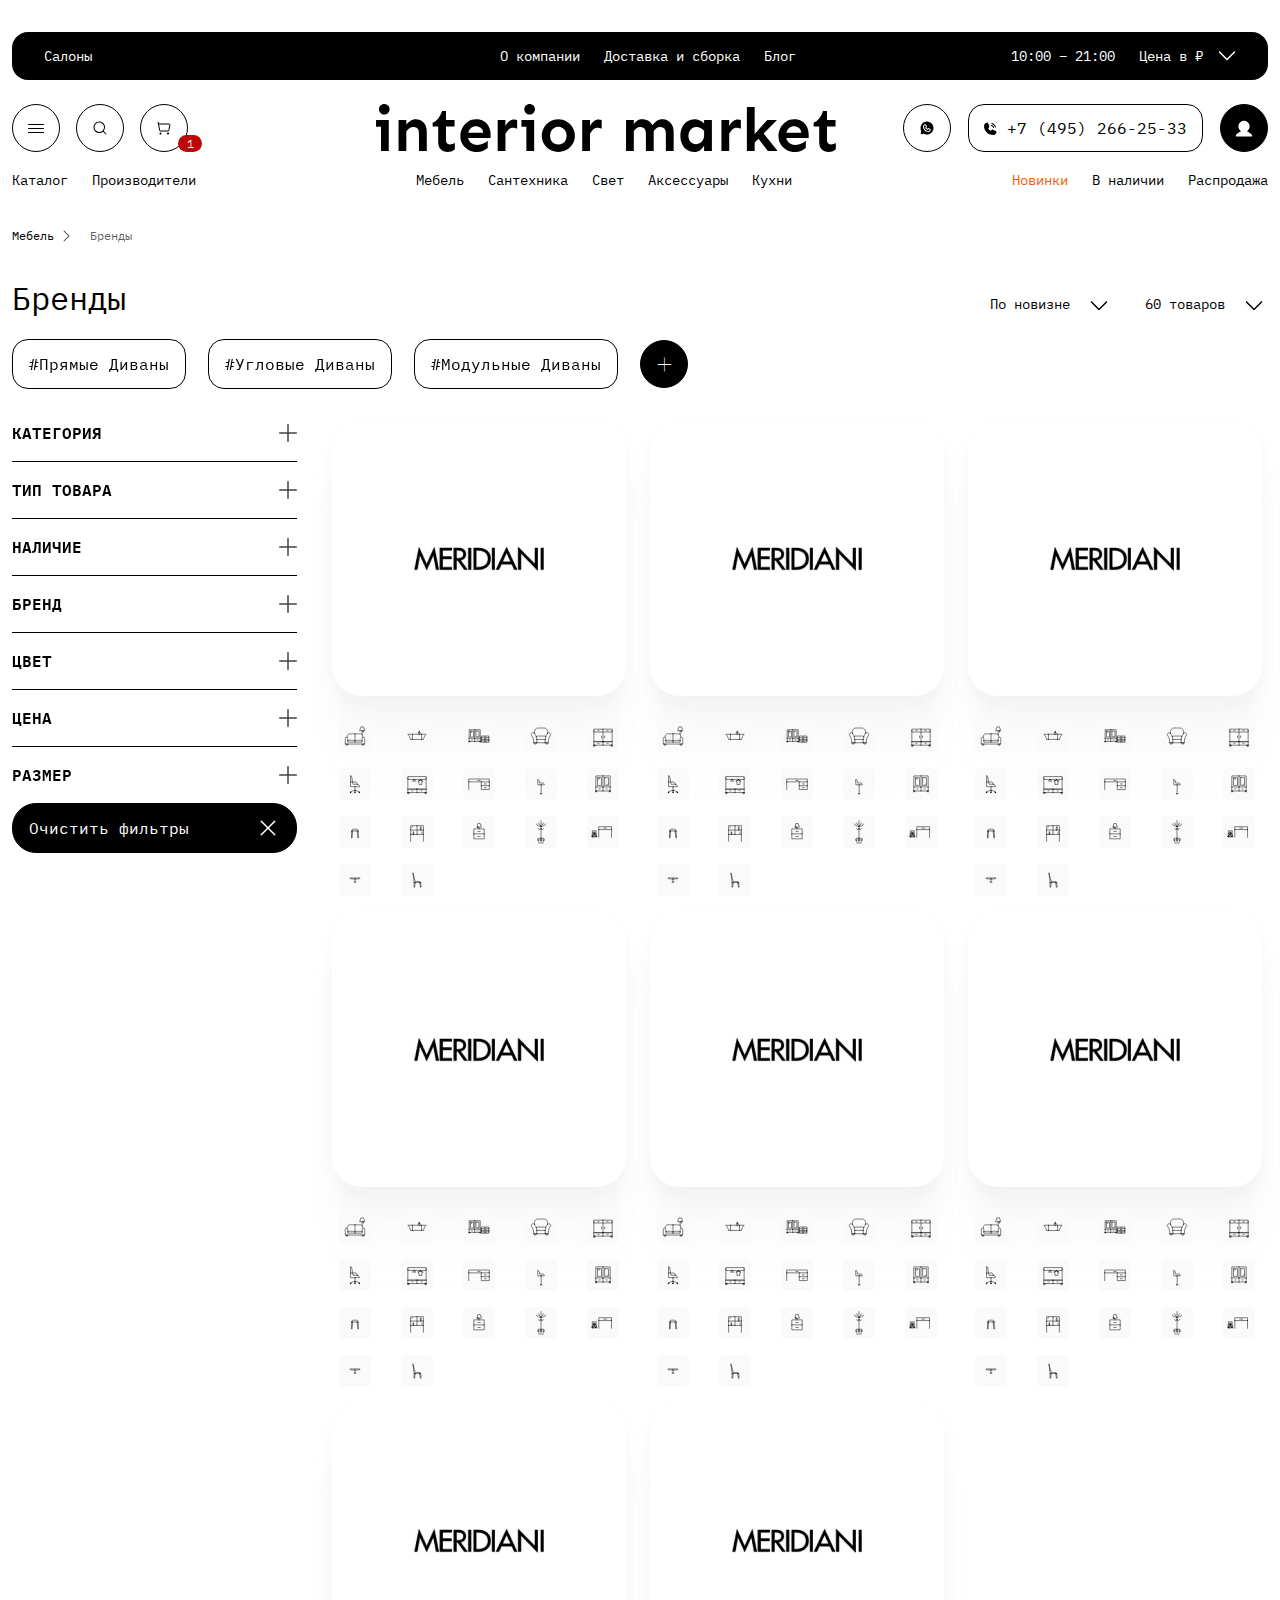
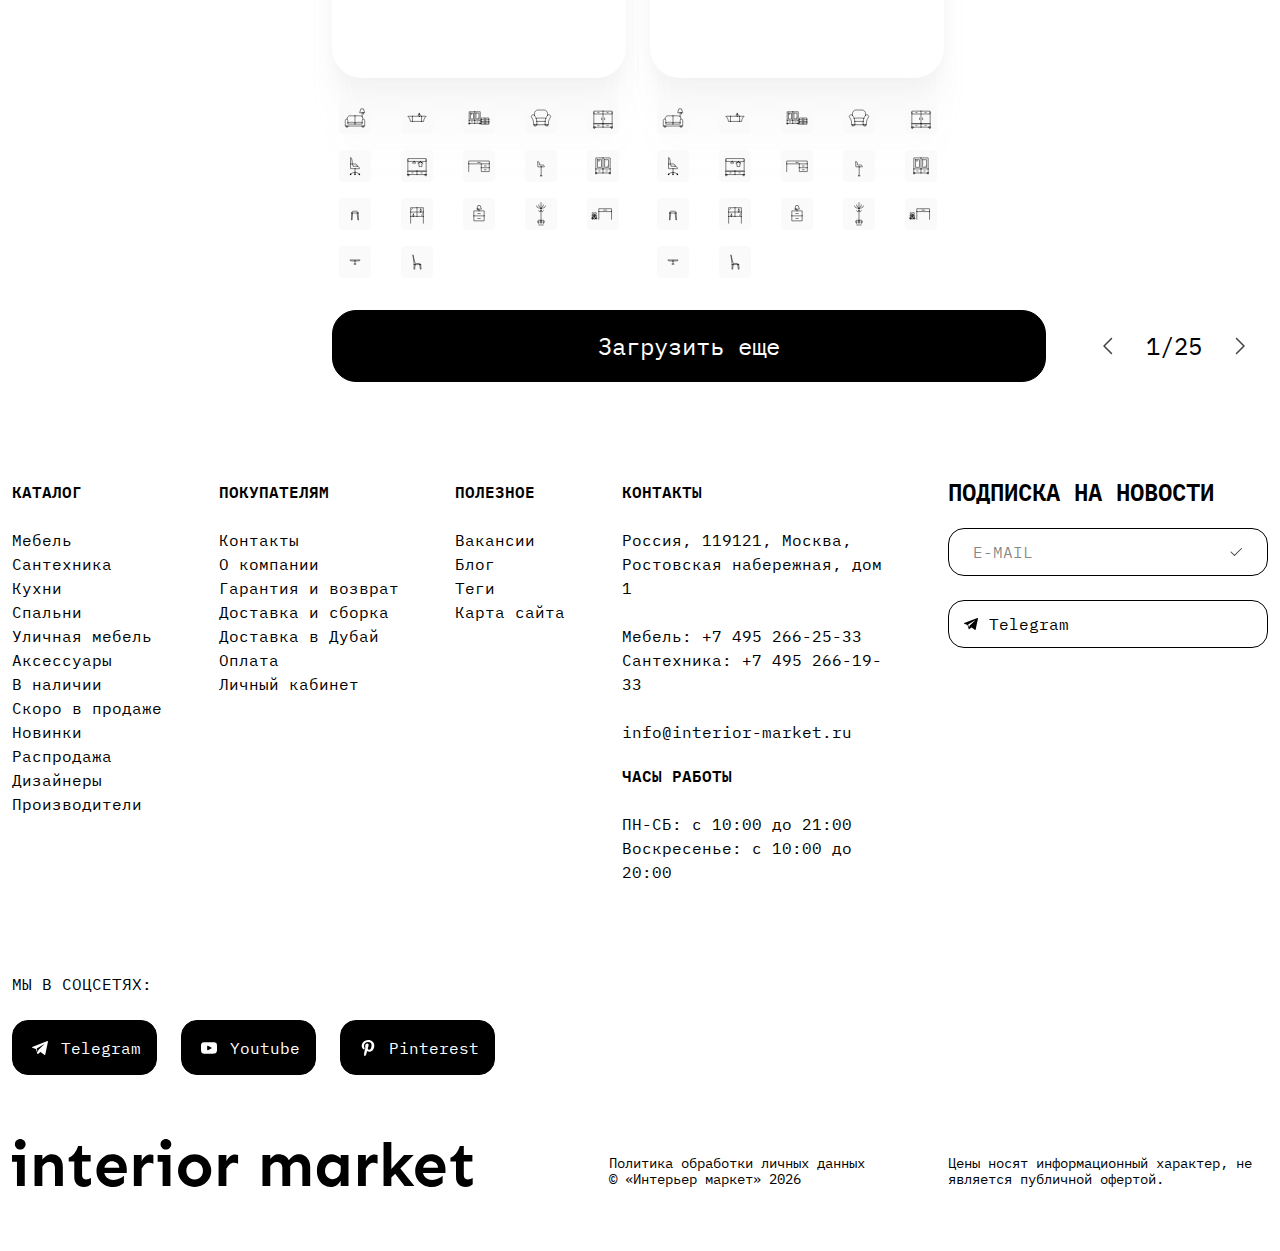
<file: pages/catalog/catalog-brand.html>
<!DOCTYPE html>
<html lang="ru">

<head>
    <meta charset="UTF-8" />
    <meta name="viewport" content="width=device-width, user-scalable=no, viewport-fit=cover" />
    <title>Бренды</title>

    <link rel="shortcut icon" href="../../img/favicon.ico" type="image/x-icon" />
    <link rel="icon" href="../../img/favicon.ico" type="image/x-icon" />

    <link rel="stylesheet" type="text/css" href="../../fonts/stylesheet.css" />

    <link rel="stylesheet" type="text/css" href="../../libs/swiper/swiper-bundle.min.css" />
    <link rel="stylesheet" type="text/css" href="../../libs/selectric/selectric.css" />
    <link rel="stylesheet" type="text/css" href="../../libs/micromodal/micromodal.css" />
    <link rel="stylesheet" type="text/css" href="../../libs/fancybox/fancybox.css" />

    <link rel="stylesheet" type="text/css" href="../../css/style.css" />
</head>

<body>

    <div class="siteWrapper">
        <header class="header">
            <div class="container">
                <div class="header__inner">
                    <div class="header-top">
                        <div class="header-top__adress">
                            <a href="#">Салоны</a>
                        </div>

                        <nav class="menu">
                            <ul>
                                <li><a href="#">О компании</a></li>
                                <li><a href="#">Доставка и сборка</a></li>
                                <li><a href="#">Блог</a></li>
                            </ul>
                        </nav>

                        <span class="header-top__time">10:00 – 21:00</span>
                        <div class="site-price">
                            <span class="site-price__text">Цена в </span>
                            <span class="site-price__currency">&#8381;</span>

                            <svg class="site-price__arrow" width="18" height="10" viewBox="0 0 18 10"
                                xmlns="http://www.w3.org/2000/svg">
                                <path fill-rule="evenodd" clip-rule="evenodd"
                                    d="M0.96967 0.46967C1.26256 0.176777 1.73744 0.176777 2.03033 0.46967L9 7.43934L15.9697 0.46967C16.2626 0.176777 16.7374 0.176777 17.0303 0.46967C17.3232 0.762563 17.3232 1.23744 17.0303 1.53033L9.53033 9.03033C9.23744 9.32322 8.76256 9.32322 8.46967 9.03033L0.96967 1.53033C0.676777 1.23744 0.676777 0.762563 0.96967 0.46967Z" />
                            </svg>

                            <div class="site-price__change">
                                <ul class="site-price__list">
                                    <li><a href="#" class="active">₽ — Рубли</a></li>
                                    <li><a href="#">$ — Доллары</a></li>
                                    <li><a href="#">€ — Евро</a></li>
                                </ul>
                            </div>

                        </div>
                    </div>
                    <div class="header-center">

                        <ul class="header-controls">
                            <li>
                                <button class="header-controls__button burger">
                                    <span class="burger__line"></span>
                                    <span class="burger__line"></span>
                                    <span class="burger__line"></span>
                                </button>
                            </li>
                            <li class="mobile">
                                <a href="#" class="link-block">
                                    <svg width="13" height="13" viewBox="0 0 13 13" fill="none"
                                        xmlns="http://www.w3.org/2000/svg">
                                        <path
                                            d="M11.8732 8.90167L8.94586 7.64709C8.79302 7.5813 8.62614 7.5548 8.46044 7.57003C8.29474 7.58525 8.13548 7.64171 7.99719 7.73425L6.432 8.77759C5.47541 8.31233 4.70117 7.5415 4.23169 6.58698L4.23181 6.58685L5.27148 4.99823C5.36198 4.86031 5.41689 4.70212 5.43129 4.53779C5.44569 4.37346 5.41913 4.20813 5.354 4.05658L4.09827 1.12671C4.01279 0.927829 3.86519 0.761988 3.67757 0.654017C3.48994 0.546046 3.2724 0.501753 3.0575 0.527771C2.21304 0.636347 1.43699 1.04864 0.874323 1.68763C0.311657 2.32662 0.000863082 3.14859 0 4C0 8.96265 4.03735 13 9 13C9.85142 12.9991 10.6734 12.6883 11.3124 12.1257C11.9514 11.563 12.3637 10.7869 12.4722 9.94244C12.4982 9.72754 12.4538 9.51002 12.3459 9.32241C12.2379 9.1348 12.0721 8.98719 11.8732 8.90167Z" />
                                        <path
                                            d="M7.83448 1.98302C8.59729 2.18813 9.29281 2.5901 9.85135 3.14864C10.4099 3.70719 10.8119 4.40271 11.017 5.16552C11.0514 5.29338 11.1352 5.40234 11.2499 5.46851C11.3646 5.53467 11.5009 5.55263 11.6288 5.51844C11.7567 5.48425 11.8659 5.40071 11.9323 5.28614C11.9987 5.17158 12.017 5.03534 11.983 4.90734C11.7323 3.97486 11.2409 3.12464 10.5581 2.44186C9.87535 1.75907 9.02513 1.2677 8.09265 1.01696C7.96465 0.983041 7.82842 1.00129 7.71385 1.06769C7.59929 1.1341 7.51574 1.24324 7.48155 1.37117C7.44736 1.49911 7.46532 1.63537 7.53149 1.75008C7.59765 1.86479 7.70662 1.94856 7.83447 1.98302L7.83448 1.98302Z" />
                                        <path
                                            d="M7.31665 3.91534C7.74041 4.02929 8.12678 4.25259 8.43706 4.56288C8.74734 4.87316 8.97065 5.25953 9.0846 5.68328C9.11906 5.81114 9.20283 5.92011 9.31754 5.98627C9.43224 6.05244 9.56851 6.07039 9.69645 6.0362C9.82438 6.00202 9.93352 5.91847 9.99993 5.80391C10.0663 5.68934 10.0846 5.55311 10.0507 5.42511C9.8911 4.83167 9.57839 4.29059 9.14387 3.85607C8.70934 3.42154 8.16826 3.10884 7.57483 2.94928C7.44683 2.91536 7.3106 2.9336 7.19603 3.00001C7.08146 3.06642 6.99792 3.17556 6.96373 3.30349C6.92954 3.43142 6.9475 3.56769 7.01366 3.6824C7.07983 3.7971 7.18879 3.88088 7.31665 3.91534L7.31665 3.91534Z" />
                                    </svg>

                                </a>
                            </li>

                            <li>
                                <button class="header-controls__button btn-search">
                                    <svg width="14" height="14" viewBox="0 0 14 14" fill="none"
                                        xmlns="http://www.w3.org/2000/svg">
                                        <path
                                            d="M13.353 13.3536C13.2592 13.4474 13.132 13.5001 12.9994 13.5001C12.8668 13.5001 12.7396 13.4474 12.6458 13.3536L9.94439 10.6522C8.80816 11.6061 7.34753 12.0846 5.86711 11.9878C4.38669 11.8911 3.00076 11.2265 1.99835 10.1328C0.995939 9.03915 0.454427 7.6007 0.486742 6.11748C0.519056 4.63425 1.1227 3.22075 2.1718 2.17175C3.22089 1.12275 4.63444 0.519222 6.11767 0.487036C7.6009 0.45485 9.0393 0.996486 10.1329 1.99899C11.2265 3.0015 11.8909 4.38748 11.9875 5.86791C12.0842 7.34834 11.6056 8.80892 10.6515 9.94508L13.353 12.6465C13.4467 12.7403 13.4994 12.8674 13.4994 13.0001C13.4994 13.1327 13.4467 13.2598 13.353 13.3536ZM6.24976 11C7.18922 11 8.10759 10.7214 8.88872 10.1995C9.66986 9.67754 10.2787 8.93569 10.6382 8.06774C10.9977 7.19979 11.0918 6.24472 10.9085 5.32331C10.7252 4.4019 10.2728 3.55553 9.60852 2.89124C8.94422 2.22694 8.09785 1.77454 7.17644 1.59126C6.25503 1.40798 5.29997 1.50205 4.43202 1.86156C3.56407 2.22108 2.82222 2.8299 2.30028 3.61103C1.77835 4.39217 1.49976 5.31053 1.49976 6.24999C1.50119 7.50933 2.00209 8.71669 2.89258 9.60718C3.78307 10.4977 4.99042 10.9986 6.24976 11Z" />
                                    </svg>
                                </button>
                            </li>
                            <li>
                                <button class="header-controls__button btn-basket">
                                    <picture>
                                        <source media="(max-width:1023px)" srcset="../../img/basket_white.svg" />
                                        <img src="../../img/basket.svg" alt="basket" />
                                    </picture>
                                    <span class="btn-basket__count">1</span>
                                </button>
                            </li>
                            <li class="mobile not-small-mobile">
                                <a href="#" class="link-block link-login-cabinet">
                                    <svg width="16" height="16" viewBox="0 0 16 16" fill="none"
                                        xmlns="http://www.w3.org/2000/svg">
                                        <mask id="path-1-inside-1_839_6301" fill="white">
                                            <path
                                                d="M14.496 13.2491C13.563 11.6423 12.0689 10.437 10.301 9.86523C11.1479 9.36128 11.806 8.59322 12.1742 7.67903C12.5423 6.76483 12.6002 5.75505 12.3389 4.80479C12.0775 3.85453 11.5115 3.01633 10.7276 2.41894C9.94377 1.82155 8.98548 1.49801 7.99994 1.49801C7.0144 1.49801 6.05611 1.82155 5.27225 2.41894C4.4884 3.01633 3.92234 3.85453 3.66102 4.80479C3.39969 5.75505 3.45755 6.76483 3.8257 7.67903C4.19386 8.59322 4.85195 9.36128 5.69891 9.86523C3.93104 10.437 2.43697 11.6422 1.50399 13.249C1.46002 13.325 1.43683 13.4113 1.43677 13.4991C1.4367 13.5869 1.45977 13.6731 1.50364 13.7492C1.5475 13.8253 1.61063 13.8884 1.68666 13.9324C1.7627 13.9763 1.84896 13.9994 1.93676 13.9994L14.0632 13.9995C14.151 13.9995 14.2373 13.9764 14.3133 13.9325C14.3893 13.8886 14.4525 13.8254 14.4963 13.7493C14.5402 13.6733 14.5633 13.587 14.5632 13.4992C14.5631 13.4114 14.54 13.3251 14.496 13.2491L14.496 13.2491Z" />
                                        </mask>
                                        <path
                                            d="M14.496 13.2491L13.6312 13.7512L13.6467 13.778L13.6639 13.8038L14.496 13.2491ZM10.301 9.86523L9.78963 9.00585L7.88966 10.1363L9.99323 10.8167L10.301 9.86523ZM7.99994 1.49801V0.498013V1.49801ZM5.69891 9.86523L6.00665 10.8167L8.1102 10.1363L6.21025 9.00585L5.69891 9.86523ZM1.50399 13.249L0.639198 12.7469L0.638447 12.7482L1.50399 13.249ZM1.93676 13.9994L1.93677 12.9994H1.93675L1.93676 13.9994ZM14.0632 13.9995L14.0633 12.9995H14.0632L14.0632 13.9995ZM14.496 13.2491L15.3615 12.7483L15.3456 12.7208L15.328 12.6944L14.496 13.2491ZM15.3608 12.747C14.3039 10.9268 12.6114 9.56148 10.6087 8.91375L9.99323 10.8167C11.5264 11.3126 12.8221 12.3577 13.6312 13.7512L15.3608 12.747ZM10.8123 10.7246C11.8475 10.1087 12.6518 9.16994 13.1018 8.05259L11.2466 7.30547C10.9602 8.01651 10.4484 8.61389 9.78963 9.00585L10.8123 10.7246ZM13.1018 8.05259C13.5518 6.93523 13.6225 5.70106 13.3031 4.53963L11.3747 5.06995C11.5779 5.80905 11.5329 6.59443 11.2466 7.30547L13.1018 8.05259ZM13.3031 4.53963C12.9837 3.37819 12.2918 2.35373 11.3338 1.62359L10.1215 3.21429C10.7311 3.67893 11.1714 4.33086 11.3747 5.06995L13.3031 4.53963ZM11.3338 1.62359C10.3757 0.893451 9.20449 0.498013 7.99994 0.498013V2.49801C8.76647 2.49801 9.51181 2.74966 10.1215 3.21429L11.3338 1.62359ZM7.99994 0.498013C6.79539 0.498013 5.62414 0.893451 4.6661 1.62359L5.87841 3.21429C6.48807 2.74966 7.2334 2.49801 7.99994 2.49801V0.498013ZM4.6661 1.62359C3.70806 2.35373 3.01621 3.37819 2.69681 4.53963L4.62522 5.06995C4.82847 4.33086 5.26874 3.67893 5.87841 3.21429L4.6661 1.62359ZM2.69681 4.53963C2.37741 5.70106 2.44813 6.93523 2.8981 8.05259L4.75331 7.30547C4.46697 6.59443 4.42196 5.80905 4.62522 5.06995L2.69681 4.53963ZM2.8981 8.05259C3.34806 9.16994 4.1524 10.1087 5.18757 10.7246L6.21025 9.00585C5.55151 8.61389 5.03965 8.01651 4.75331 7.30547L2.8981 8.05259ZM5.39117 8.91375C3.38854 9.56147 1.69606 10.9267 0.639199 12.7469L2.36879 13.7511C3.17787 12.3577 4.47354 11.3126 6.00665 10.8167L5.39117 8.91375ZM0.638447 12.7482C0.506515 12.9762 0.436956 13.2349 0.436768 13.4984L2.43677 13.4998C2.4367 13.5876 2.41352 13.6738 2.36954 13.7498L0.638447 12.7482ZM0.436768 13.4984C0.43658 13.7618 0.505769 14.0206 0.637374 14.2488L2.3699 13.2496C2.41377 13.3257 2.43683 13.412 2.43677 13.4998L0.436768 13.4984ZM0.637374 14.2488C0.768981 14.477 0.958362 14.6665 1.18646 14.7983L2.18686 13.0665C2.2629 13.1104 2.32603 13.1736 2.3699 13.2496L0.637374 14.2488ZM1.18646 14.7983C1.41457 14.93 1.67335 14.9994 1.93678 14.9994L1.93675 12.9994C2.02456 12.9994 2.11083 13.0225 2.18686 13.0665L1.18646 14.7983ZM1.93675 14.9994L14.0632 14.9995L14.0632 12.9995L1.93677 12.9994L1.93675 14.9994ZM14.0631 14.9995C14.3266 14.9996 14.5854 14.9302 14.8135 14.7984L13.8131 13.0666C13.8892 13.0227 13.9754 12.9995 14.0633 12.9995L14.0631 14.9995ZM14.8135 14.7984C15.0416 14.6667 15.231 14.4771 15.3626 14.2489L13.6301 13.2498C13.674 13.1737 13.7371 13.1105 13.8131 13.0666L14.8135 14.7984ZM15.3626 14.2489C15.4942 14.0207 15.5634 13.7619 15.5632 13.4985L13.5632 13.4999C13.5631 13.4121 13.5862 13.3258 13.6301 13.2498L15.3626 14.2489ZM15.5632 13.4985C15.563 13.235 15.4934 12.9763 15.3615 12.7483L13.6305 13.75C13.5865 13.674 13.5633 13.5878 13.5632 13.4999L15.5632 13.4985ZM15.328 12.6944L15.328 12.6944L13.6639 13.8038L13.6639 13.8038L15.328 12.6944Z"
                                            fill="white" mask="url(#path-1-inside-1_839_6301)" />
                                    </svg>
                                </a>
                            </li>
                        </ul>

                        <button class="burger-mobile burger">
                            <span class="burger__line"></span>
                            <span class="burger__line"></span>
                            <span class="burger__line"></span>
                        </button>

                        <div class="logo-wrapper">
                            <a href="#"></a>
                            <picture>
                                <source media="(max-width:1023px)" srcset="../../img/logo_white.svg" />
                                <img src="../../img/logo_black.svg" alt="logo">
                            </picture>
                        </div>

                        <div class="header-center__info">

                            <a href="#" class="link-block">
                                <svg width="14" height="14" viewBox="0 0 14 14" fill="none"
                                    xmlns="http://www.w3.org/2000/svg">
                                    <path
                                        d="M7 0.5C5.87102 0.500305 4.76157 0.794582 3.78086 1.35387C2.80014 1.91315 1.98196 2.71817 1.40685 3.68969C0.831728 4.6612 0.519497 5.76573 0.500884 6.89456C0.48227 8.02339 0.757915 9.13761 1.30069 10.1276L0.76651 11.9972C0.717502 12.1687 0.715244 12.3502 0.75997 12.5228C0.804695 12.6955 0.894777 12.853 1.02088 12.9791C1.14698 13.1052 1.30451 13.1953 1.47715 13.24C1.64979 13.2848 1.83125 13.2825 2.00272 13.2335L3.87247 12.6993C4.74136 13.1761 5.70777 13.4479 6.69781 13.4939C7.68784 13.5399 8.67529 13.3589 9.58465 12.9648C10.494 12.5706 11.3012 11.9738 11.9445 11.2198C12.5878 10.4659 13.0502 9.57482 13.2964 8.61476C13.5425 7.65471 13.5658 6.65108 13.3646 5.68062C13.1634 4.71016 12.7429 3.79856 12.1353 3.01553C11.5278 2.23249 10.7492 1.59875 9.85913 1.16276C8.96907 0.726766 7.99111 0.500069 7 0.5ZM8.50778 11C8.50595 11.0015 8.50253 11 8.49991 11C7.77699 11 7.06116 10.8575 6.39337 10.5806C5.72558 10.3037 5.11893 9.89788 4.60811 9.38634C4.09729 8.87479 3.69233 8.26756 3.41639 7.59938C3.14045 6.9312 2.99895 6.21517 2.99997 5.49225C3.00225 4.89693 3.24028 4.32675 3.66197 3.90652C4.08365 3.48629 4.65464 3.25022 5.24997 3.25C5.41402 3.25021 5.57511 3.29367 5.71699 3.376C5.85888 3.45833 5.97655 3.57662 6.05814 3.71894L6.78882 4.99775C6.87684 5.15201 6.92224 5.32691 6.92035 5.50451C6.91847 5.68211 6.86936 5.85601 6.77808 6.00837L6.33365 6.74909C6.55345 7.13017 6.86984 7.44657 7.25092 7.66639L7.99161 7.22193C8.14397 7.13064 8.31787 7.08153 8.49547 7.07963C8.67307 7.07773 8.84799 7.12312 9.00226 7.21113L10.281 7.94184C10.4233 8.0234 10.5416 8.14107 10.624 8.28296C10.7063 8.42485 10.7498 8.58595 10.75 8.75C10.7497 9.34531 10.5137 9.91629 10.0935 10.338C9.67325 10.7597 9.1031 10.9977 8.50778 11Z" />
                                    <path
                                        d="M7.52814 8.6662C7.459 8.70771 7.38084 8.73187 7.30034 8.73663C7.21983 8.74138 7.13937 8.72657 7.06583 8.69348C6.28383 8.34216 5.65785 7.7162 5.30652 6.9342C5.27344 6.86065 5.25865 6.78019 5.2634 6.69968C5.26815 6.61918 5.29231 6.54101 5.3338 6.47186L5.9206 5.49384L5.21021 4.25061C4.8868 4.26076 4.57993 4.39598 4.35421 4.62782C4.12848 4.85965 4.00151 5.17002 4 5.49359C3.99917 6.08508 4.11494 6.67093 4.34071 7.21763C4.56648 7.76433 4.89782 8.26117 5.31576 8.67971C5.73371 9.09825 6.23007 9.43029 6.77645 9.65684C7.32283 9.88339 7.90852 10 8.50001 10H8.50641C8.82998 9.9985 9.14035 9.87152 9.37219 9.6458C9.60403 9.42007 9.73925 9.11321 9.74939 8.78979L8.50617 8.07941L7.52814 8.6662Z" />
                                </svg>
                            </a>

                            <a href="tel:+74952662533" class="phone-block">
                                <svg width="13" height="13" viewBox="0 0 13 13" fill="none"
                                    xmlns="http://www.w3.org/2000/svg">
                                    <path
                                        d="M11.8732 8.90167L8.94586 7.64709C8.79302 7.5813 8.62614 7.5548 8.46044 7.57003C8.29474 7.58525 8.13548 7.64171 7.99719 7.73425L6.432 8.77759C5.47541 8.31233 4.70117 7.5415 4.23169 6.58698L4.23181 6.58685L5.27148 4.99823C5.36198 4.86031 5.41689 4.70212 5.43129 4.53779C5.44569 4.37346 5.41913 4.20813 5.354 4.05658L4.09827 1.12671C4.01279 0.927829 3.86519 0.761988 3.67757 0.654017C3.48994 0.546046 3.2724 0.501753 3.0575 0.527771C2.21304 0.636347 1.43699 1.04864 0.874323 1.68763C0.311657 2.32662 0.000863082 3.14859 0 4C0 8.96265 4.03735 13 9 13C9.85142 12.9991 10.6734 12.6883 11.3124 12.1257C11.9514 11.563 12.3637 10.7869 12.4722 9.94244C12.4982 9.72754 12.4538 9.51002 12.3459 9.32241C12.2379 9.1348 12.0721 8.98719 11.8732 8.90167Z" />
                                    <path
                                        d="M7.83448 1.98303C8.59729 2.18814 9.29281 2.5901 9.85135 3.14865C10.4099 3.70719 10.8119 4.40271 11.017 5.16552C11.0514 5.29338 11.1352 5.40235 11.2499 5.46851C11.3646 5.53468 11.5009 5.55263 11.6288 5.51844C11.7567 5.48425 11.8659 5.40071 11.9323 5.28615C11.9987 5.17158 12.017 5.03535 11.983 4.90735C11.7323 3.97486 11.2409 3.12464 10.5581 2.44186C9.87535 1.75908 9.02513 1.2677 8.09265 1.01696C7.96465 0.983045 7.82842 1.00129 7.71385 1.0677C7.59929 1.1341 7.51574 1.24325 7.48155 1.37118C7.44736 1.49911 7.46532 1.63538 7.53149 1.75008C7.59765 1.86479 7.70662 1.94857 7.83447 1.98303L7.83448 1.98303Z" />
                                    <path
                                        d="M7.31665 3.91534C7.74041 4.02929 8.12678 4.25259 8.43706 4.56288C8.74734 4.87316 8.97065 5.25953 9.0846 5.68328C9.11906 5.81114 9.20283 5.92011 9.31754 5.98627C9.43224 6.05244 9.56851 6.07039 9.69645 6.0362C9.82438 6.00202 9.93352 5.91847 9.99993 5.80391C10.0663 5.68934 10.0846 5.55311 10.0507 5.42511C9.8911 4.83167 9.57839 4.29059 9.14387 3.85607C8.70934 3.42154 8.16826 3.10884 7.57483 2.94928C7.44683 2.91536 7.3106 2.9336 7.19603 3.00001C7.08146 3.06642 6.99792 3.17556 6.96373 3.30349C6.92954 3.43142 6.9475 3.56769 7.01366 3.6824C7.07983 3.7971 7.18879 3.88088 7.31665 3.91534L7.31665 3.91534Z" />
                                </svg>
                                +7 (495) 266-25-33</a>

                            <a href="#" class="link-block link-login-cabinet">
                                <svg width="18" height="17" viewBox="0 0 18 17" fill="none"
                                    xmlns="http://www.w3.org/2000/svg">
                                    <path
                                        d="M17.12 15.5614C15.9538 13.5528 14.0862 12.0463 11.8763 11.3315C12.935 10.7016 13.7576 9.74153 14.2178 8.59878C14.678 7.45604 14.7503 6.19381 14.4236 5.00598C14.097 3.81815 13.3894 2.77041 12.4096 2.02367C11.4298 1.27694 10.2319 0.872513 8.99998 0.872513C7.76805 0.872513 6.57019 1.27694 5.59038 2.02367C4.61057 2.77041 3.90299 3.81815 3.57633 5.00598C3.24967 6.19381 3.32199 7.45604 3.78219 8.59878C4.24238 9.74153 5.065 10.7016 6.1237 11.3315C3.91386 12.0463 2.04627 13.5527 0.880052 15.5613C0.825081 15.6563 0.796099 15.7641 0.796021 15.8738C0.795942 15.9836 0.82477 16.0914 0.879605 16.1865C0.93444 16.2816 1.01335 16.3606 1.10839 16.4155C1.20343 16.4704 1.31126 16.4993 1.42101 16.4993L16.5791 16.4994C16.6888 16.4994 16.7966 16.4705 16.8917 16.4156C16.9867 16.3607 17.0657 16.2818 17.1205 16.1867C17.1753 16.0916 17.2042 15.9838 17.2041 15.874C17.204 15.7642 17.175 15.6564 17.12 15.5614L17.12 15.5614Z"
                                        fill="white" />
                                </svg>
                            </a>
                        </div>
                    </div>
                    <div class="header-bottom">
                        <ul>
                            <li><a href="#">Каталог</a></li>
                            <li><a href="#">Производители</a></li>

                            <li><a href="#">Мебель</a></li>
                            <li><a href="#">Сантехника</a></li>
                            <li><a href="#">Свет</a></li>
                            <li><a href="#">Аксессуары</a></li>
                            <li><a href="#">Кухни</a></li>

                            <li><a href="#" class="link-new">Новинки</a></li>
                            <li><a href="#">В наличии</a></li>
                            <li><a href="#">Распродажа</a></li>
                        </ul>
                    </div>
                    <div class="basket-invis">

                        <div class="basket-head">
                            <span class="basket-head__title">Корзина</span>
                            <span class="count-basket">2 товара</span>
                        </div>

                        <div class="basket-list">
                            <div class="basket-item">

                                <div class="basket-item__media">
                                    <picture class="product-card__picture">
                                        <a href="#"></a>
                                        <source type="image/webp" srcset="../../img/product-item1.webp">
                                        <img src="../../img/product-item1.jpg" alt="">
                                    </picture>
                                </div>

                                <div class="basket-item__content">
                                    <span class="product-card__availability product-card__availability--stock">в
                                        наличии</span>

                                    <span class="product-card__brand">Bellavista</span>

                                    <a href="#" class="link">Диван / CARLOTTA / FRMI Moka stained ashwood /
                                        fabric Диван / CARLOTTA / FRMI Moka stained ashwood /
                                        fabric</a>
                                </div>

                                <div class="basket-item__bottom">
                                    <div class="basket-count">
                                        <span class="basket-count__title">Кол-во:</span>
                                        <div class="count-block">
                                            <div class="count-block__body">
                                                <button class="count-btn count-minus"><svg width="12" height="12"
                                                        viewBox="0 0 12 12" fill="none"
                                                        xmlns="http://www.w3.org/2000/svg">
                                                        <path
                                                            d="M10.125 6.375H1.875C1.77554 6.375 1.68016 6.33549 1.60984 6.26517C1.53951 6.19484 1.5 6.09946 1.5 6C1.5 5.90054 1.53951 5.80516 1.60984 5.73484C1.68016 5.66451 1.77554 5.625 1.875 5.625H10.125C10.2245 5.625 10.3198 5.66451 10.3902 5.73484C10.4605 5.80516 10.5 5.90054 10.5 6C10.5 6.09946 10.4605 6.19484 10.3902 6.26517C10.3198 6.33549 10.2245 6.375 10.125 6.375Z"
                                                            fill="black" fill-opacity="0.48" />
                                                    </svg>
                                                </button>
                                                <input class="input-count" type="number" value="1">
                                                <button class="count-btn count-plus"><svg width="12" height="12"
                                                        viewBox="0 0 12 12" fill="none"
                                                        xmlns="http://www.w3.org/2000/svg">
                                                        <path
                                                            d="M10.125 5.625H6.375V1.875C6.375 1.77554 6.33549 1.68016 6.26517 1.60984C6.19484 1.53951 6.09946 1.5 6 1.5C5.90054 1.5 5.80516 1.53951 5.73484 1.60984C5.66451 1.68016 5.625 1.77554 5.625 1.875V5.625H1.875C1.77554 5.625 1.68016 5.66451 1.60984 5.73484C1.53951 5.80516 1.5 5.90054 1.5 6C1.5 6.09946 1.53951 6.19484 1.60984 6.26517C1.68016 6.33549 1.77554 6.375 1.875 6.375H5.625V10.125C5.625 10.2245 5.66451 10.3198 5.73484 10.3902C5.80516 10.4605 5.90054 10.5 6 10.5C6.09946 10.5 6.19484 10.4605 6.26517 10.3902C6.33549 10.3198 6.375 10.2245 6.375 10.125V6.375H10.125C10.2245 6.375 10.3198 6.33549 10.3902 6.26517C10.4605 6.19484 10.5 6.09946 10.5 6C10.5 5.90054 10.4605 5.80516 10.3902 5.73484C10.3198 5.66451 10.2245 5.625 10.125 5.625Z"
                                                            fill="black" fill-opacity="0.48" />
                                                    </svg>
                                                </button>
                                            </div>
                                        </div>
                                    </div>
                                    <div class="product-card__price">
                                        <span class="price-old">1 273 875₽</span>
                                        <span class="price-current">891 712₽</span>
                                    </div>
                                </div>

                                <a href="#" class="basket-detele"><svg width="16" height="16" viewBox="0 0 16 16"
                                        fill="none" xmlns="http://www.w3.org/2000/svg">
                                        <path
                                            d="M13.5 3H11.0002V2.5C10.9998 2.10231 10.8416 1.72104 10.5604 1.43984C10.2792 1.15863 9.89793 1.00045 9.50024 1H6.50024C6.10256 1.00045 5.72129 1.15863 5.44008 1.43984C5.15887 1.72104 5.00069 2.10231 5.00024 2.5V3H2.5C2.36739 3 2.24021 3.05268 2.14645 3.14645C2.05268 3.24021 2 3.36739 2 3.5C2 3.63261 2.05268 3.75979 2.14645 3.85355C2.24021 3.94732 2.36739 4 2.5 4H3V13C3.0003 13.2651 3.10576 13.5193 3.29323 13.7068C3.4807 13.8942 3.73488 13.9997 4 14H12C12.2651 13.9997 12.5193 13.8942 12.7068 13.7068C12.8942 13.5193 12.9997 13.2651 13 13V4H13.5C13.6326 4 13.7598 3.94732 13.8536 3.85355C13.9473 3.75979 14 3.63261 14 3.5C14 3.36739 13.9473 3.24021 13.8536 3.14645C13.7598 3.05268 13.6326 3 13.5 3ZM7.00024 10.5C7.00024 10.6326 6.94757 10.7598 6.8538 10.8536C6.76003 10.9473 6.63285 11 6.50024 11C6.36764 11 6.24046 10.9473 6.14669 10.8536C6.05292 10.7598 6.00024 10.6326 6.00024 10.5V6.5C6.00024 6.36739 6.05292 6.24021 6.14669 6.14645C6.24046 6.05268 6.36764 6 6.50024 6C6.63285 6 6.76003 6.05268 6.8538 6.14645C6.94757 6.24021 7.00024 6.36739 7.00024 6.5V10.5ZM10.0002 10.5C10.0002 10.6326 9.94757 10.7598 9.8538 10.8536C9.76003 10.9473 9.63285 11 9.50024 11C9.36764 11 9.24046 10.9473 9.14669 10.8536C9.05292 10.7598 9.00024 10.6326 9.00024 10.5V6.5C9.00024 6.36739 9.05292 6.24021 9.14669 6.14645C9.24046 6.05268 9.36764 6 9.50024 6C9.63285 6 9.76003 6.05268 9.8538 6.14645C9.94757 6.24021 10.0002 6.36739 10.0002 6.5V10.5ZM10.0002 3H6.00024V2.5C6.0004 2.36744 6.05312 2.24035 6.14686 2.14661C6.24059 2.05288 6.36768 2.00015 6.50024 2H9.50024C9.63281 2.00015 9.75989 2.05288 9.85363 2.14661C9.94737 2.24035 10.0001 2.36744 10.0002 2.5V3Z"
                                            fill="black" fill-opacity="0.48" />
                                    </svg>
                                </a>
                            </div>

                            <div class="basket-item">

                                <div class="basket-item__media">
                                    <picture class="product-card__picture">
                                        <a href="#"></a>
                                        <source type="image/webp" srcset="../../img/product-item2.webp">
                                        <img src="../../img/product-item2.jpg" alt="">
                                    </picture>
                                </div>

                                <div class="basket-item__content">
                                    <span class="product-card__availability product-card__availability--order">под
                                        заказ</span>

                                    <span class="product-card__brand">Bellavista</span>

                                    <a href="#" class="link">Диван</a>
                                </div>

                                <div class="basket-item__bottom">
                                    <div class="basket-count">
                                        <span class="basket-count__title">Кол-во:</span>
                                        <div class="count-block">
                                            <div class="count-block__body">
                                                <button class="count-btn count-minus"><svg width="12" height="12"
                                                        viewBox="0 0 12 12" fill="none"
                                                        xmlns="http://www.w3.org/2000/svg">
                                                        <path
                                                            d="M10.125 6.375H1.875C1.77554 6.375 1.68016 6.33549 1.60984 6.26517C1.53951 6.19484 1.5 6.09946 1.5 6C1.5 5.90054 1.53951 5.80516 1.60984 5.73484C1.68016 5.66451 1.77554 5.625 1.875 5.625H10.125C10.2245 5.625 10.3198 5.66451 10.3902 5.73484C10.4605 5.80516 10.5 5.90054 10.5 6C10.5 6.09946 10.4605 6.19484 10.3902 6.26517C10.3198 6.33549 10.2245 6.375 10.125 6.375Z"
                                                            fill="black" fill-opacity="0.48" />
                                                    </svg>
                                                </button>
                                                <input class="input-count" type="number" value="1">
                                                <button class="count-btn count-plus"><svg width="12" height="12"
                                                        viewBox="0 0 12 12" fill="none"
                                                        xmlns="http://www.w3.org/2000/svg">
                                                        <path
                                                            d="M10.125 5.625H6.375V1.875C6.375 1.77554 6.33549 1.68016 6.26517 1.60984C6.19484 1.53951 6.09946 1.5 6 1.5C5.90054 1.5 5.80516 1.53951 5.73484 1.60984C5.66451 1.68016 5.625 1.77554 5.625 1.875V5.625H1.875C1.77554 5.625 1.68016 5.66451 1.60984 5.73484C1.53951 5.80516 1.5 5.90054 1.5 6C1.5 6.09946 1.53951 6.19484 1.60984 6.26517C1.68016 6.33549 1.77554 6.375 1.875 6.375H5.625V10.125C5.625 10.2245 5.66451 10.3198 5.73484 10.3902C5.80516 10.4605 5.90054 10.5 6 10.5C6.09946 10.5 6.19484 10.4605 6.26517 10.3902C6.33549 10.3198 6.375 10.2245 6.375 10.125V6.375H10.125C10.2245 6.375 10.3198 6.33549 10.3902 6.26517C10.4605 6.19484 10.5 6.09946 10.5 6C10.5 5.90054 10.4605 5.80516 10.3902 5.73484C10.3198 5.66451 10.2245 5.625 10.125 5.625Z"
                                                            fill="black" fill-opacity="0.48" />
                                                    </svg>
                                                </button>
                                            </div>
                                        </div>
                                    </div>
                                    <div class="product-card__price">
                                        <span class="price">1 891 712₽</span>
                                    </div>
                                </div>

                                <a href="#" class="basket-detele"><svg width="16" height="16" viewBox="0 0 16 16"
                                        fill="none" xmlns="http://www.w3.org/2000/svg">
                                        <path
                                            d="M13.5 3H11.0002V2.5C10.9998 2.10231 10.8416 1.72104 10.5604 1.43984C10.2792 1.15863 9.89793 1.00045 9.50024 1H6.50024C6.10256 1.00045 5.72129 1.15863 5.44008 1.43984C5.15887 1.72104 5.00069 2.10231 5.00024 2.5V3H2.5C2.36739 3 2.24021 3.05268 2.14645 3.14645C2.05268 3.24021 2 3.36739 2 3.5C2 3.63261 2.05268 3.75979 2.14645 3.85355C2.24021 3.94732 2.36739 4 2.5 4H3V13C3.0003 13.2651 3.10576 13.5193 3.29323 13.7068C3.4807 13.8942 3.73488 13.9997 4 14H12C12.2651 13.9997 12.5193 13.8942 12.7068 13.7068C12.8942 13.5193 12.9997 13.2651 13 13V4H13.5C13.6326 4 13.7598 3.94732 13.8536 3.85355C13.9473 3.75979 14 3.63261 14 3.5C14 3.36739 13.9473 3.24021 13.8536 3.14645C13.7598 3.05268 13.6326 3 13.5 3ZM7.00024 10.5C7.00024 10.6326 6.94757 10.7598 6.8538 10.8536C6.76003 10.9473 6.63285 11 6.50024 11C6.36764 11 6.24046 10.9473 6.14669 10.8536C6.05292 10.7598 6.00024 10.6326 6.00024 10.5V6.5C6.00024 6.36739 6.05292 6.24021 6.14669 6.14645C6.24046 6.05268 6.36764 6 6.50024 6C6.63285 6 6.76003 6.05268 6.8538 6.14645C6.94757 6.24021 7.00024 6.36739 7.00024 6.5V10.5ZM10.0002 10.5C10.0002 10.6326 9.94757 10.7598 9.8538 10.8536C9.76003 10.9473 9.63285 11 9.50024 11C9.36764 11 9.24046 10.9473 9.14669 10.8536C9.05292 10.7598 9.00024 10.6326 9.00024 10.5V6.5C9.00024 6.36739 9.05292 6.24021 9.14669 6.14645C9.24046 6.05268 9.36764 6 9.50024 6C9.63285 6 9.76003 6.05268 9.8538 6.14645C9.94757 6.24021 10.0002 6.36739 10.0002 6.5V10.5ZM10.0002 3H6.00024V2.5C6.0004 2.36744 6.05312 2.24035 6.14686 2.14661C6.24059 2.05288 6.36768 2.00015 6.50024 2H9.50024C9.63281 2.00015 9.75989 2.05288 9.85363 2.14661C9.94737 2.24035 10.0001 2.36744 10.0002 2.5V3Z"
                                            fill="black" fill-opacity="0.48" />
                                    </svg>
                                </a>
                            </div>

                            <div class="basket-item">

                                <div class="basket-item__media">
                                    <picture class="product-card__picture">
                                        <a href="#"></a>
                                        <source type="image/webp" srcset="../../img/product-item1.webp">
                                        <img src="../../img/product-item1.jpg" alt="">
                                    </picture>
                                </div>

                                <div class="basket-item__content">
                                    <span class="product-card__availability product-card__availability--stock">в
                                        наличии</span>

                                    <span class="product-card__brand">Bellavista</span>

                                    <a href="#" class="link">Диван / CARLOTTA / FRMI Moka stained ashwood /
                                        fabric Диван / CARLOTTA / FRMI Moka stained ashwood /
                                        fabric</a>
                                </div>

                                <div class="basket-item__bottom">
                                    <div class="basket-count">
                                        <span class="basket-count__title">Кол-во:</span>
                                        <div class="count-block">
                                            <div class="count-block__body">
                                                <button class="count-btn count-minus"><svg width="12" height="12"
                                                        viewBox="0 0 12 12" fill="none"
                                                        xmlns="http://www.w3.org/2000/svg">
                                                        <path
                                                            d="M10.125 6.375H1.875C1.77554 6.375 1.68016 6.33549 1.60984 6.26517C1.53951 6.19484 1.5 6.09946 1.5 6C1.5 5.90054 1.53951 5.80516 1.60984 5.73484C1.68016 5.66451 1.77554 5.625 1.875 5.625H10.125C10.2245 5.625 10.3198 5.66451 10.3902 5.73484C10.4605 5.80516 10.5 5.90054 10.5 6C10.5 6.09946 10.4605 6.19484 10.3902 6.26517C10.3198 6.33549 10.2245 6.375 10.125 6.375Z"
                                                            fill="black" fill-opacity="0.48" />
                                                    </svg>
                                                </button>
                                                <input class="input-count" type="number" value="1">
                                                <button class="count-btn count-plus"><svg width="12" height="12"
                                                        viewBox="0 0 12 12" fill="none"
                                                        xmlns="http://www.w3.org/2000/svg">
                                                        <path
                                                            d="M10.125 5.625H6.375V1.875C6.375 1.77554 6.33549 1.68016 6.26517 1.60984C6.19484 1.53951 6.09946 1.5 6 1.5C5.90054 1.5 5.80516 1.53951 5.73484 1.60984C5.66451 1.68016 5.625 1.77554 5.625 1.875V5.625H1.875C1.77554 5.625 1.68016 5.66451 1.60984 5.73484C1.53951 5.80516 1.5 5.90054 1.5 6C1.5 6.09946 1.53951 6.19484 1.60984 6.26517C1.68016 6.33549 1.77554 6.375 1.875 6.375H5.625V10.125C5.625 10.2245 5.66451 10.3198 5.73484 10.3902C5.80516 10.4605 5.90054 10.5 6 10.5C6.09946 10.5 6.19484 10.4605 6.26517 10.3902C6.33549 10.3198 6.375 10.2245 6.375 10.125V6.375H10.125C10.2245 6.375 10.3198 6.33549 10.3902 6.26517C10.4605 6.19484 10.5 6.09946 10.5 6C10.5 5.90054 10.4605 5.80516 10.3902 5.73484C10.3198 5.66451 10.2245 5.625 10.125 5.625Z"
                                                            fill="black" fill-opacity="0.48" />
                                                    </svg>
                                                </button>
                                            </div>
                                        </div>
                                    </div>
                                    <div class="product-card__price">
                                        <span class="price-old">1 273 875₽</span>
                                        <span class="price-current">891 712₽</span>
                                    </div>
                                </div>

                                <a href="#" class="basket-detele"><svg width="16" height="16" viewBox="0 0 16 16"
                                        fill="none" xmlns="http://www.w3.org/2000/svg">
                                        <path
                                            d="M13.5 3H11.0002V2.5C10.9998 2.10231 10.8416 1.72104 10.5604 1.43984C10.2792 1.15863 9.89793 1.00045 9.50024 1H6.50024C6.10256 1.00045 5.72129 1.15863 5.44008 1.43984C5.15887 1.72104 5.00069 2.10231 5.00024 2.5V3H2.5C2.36739 3 2.24021 3.05268 2.14645 3.14645C2.05268 3.24021 2 3.36739 2 3.5C2 3.63261 2.05268 3.75979 2.14645 3.85355C2.24021 3.94732 2.36739 4 2.5 4H3V13C3.0003 13.2651 3.10576 13.5193 3.29323 13.7068C3.4807 13.8942 3.73488 13.9997 4 14H12C12.2651 13.9997 12.5193 13.8942 12.7068 13.7068C12.8942 13.5193 12.9997 13.2651 13 13V4H13.5C13.6326 4 13.7598 3.94732 13.8536 3.85355C13.9473 3.75979 14 3.63261 14 3.5C14 3.36739 13.9473 3.24021 13.8536 3.14645C13.7598 3.05268 13.6326 3 13.5 3ZM7.00024 10.5C7.00024 10.6326 6.94757 10.7598 6.8538 10.8536C6.76003 10.9473 6.63285 11 6.50024 11C6.36764 11 6.24046 10.9473 6.14669 10.8536C6.05292 10.7598 6.00024 10.6326 6.00024 10.5V6.5C6.00024 6.36739 6.05292 6.24021 6.14669 6.14645C6.24046 6.05268 6.36764 6 6.50024 6C6.63285 6 6.76003 6.05268 6.8538 6.14645C6.94757 6.24021 7.00024 6.36739 7.00024 6.5V10.5ZM10.0002 10.5C10.0002 10.6326 9.94757 10.7598 9.8538 10.8536C9.76003 10.9473 9.63285 11 9.50024 11C9.36764 11 9.24046 10.9473 9.14669 10.8536C9.05292 10.7598 9.00024 10.6326 9.00024 10.5V6.5C9.00024 6.36739 9.05292 6.24021 9.14669 6.14645C9.24046 6.05268 9.36764 6 9.50024 6C9.63285 6 9.76003 6.05268 9.8538 6.14645C9.94757 6.24021 10.0002 6.36739 10.0002 6.5V10.5ZM10.0002 3H6.00024V2.5C6.0004 2.36744 6.05312 2.24035 6.14686 2.14661C6.24059 2.05288 6.36768 2.00015 6.50024 2H9.50024C9.63281 2.00015 9.75989 2.05288 9.85363 2.14661C9.94737 2.24035 10.0001 2.36744 10.0002 2.5V3Z"
                                            fill="black" fill-opacity="0.48" />
                                    </svg>
                                </a>
                            </div>

                            <div class="basket-item">

                                <div class="basket-item__media">
                                    <picture class="product-card__picture">
                                        <a href="#"></a>
                                        <source type="image/webp" srcset="../../img/product-item2.webp">
                                        <img src="../../img/product-item2.jpg" alt="">
                                    </picture>
                                </div>

                                <div class="basket-item__content">
                                    <span class="product-card__availability product-card__availability--order">под
                                        заказ</span>

                                    <span class="product-card__brand">Bellavista</span>

                                    <a href="#" class="link">Диван</a>
                                </div>

                                <div class="basket-item__bottom">
                                    <div class="basket-count">
                                        <span class="basket-count__title">Кол-во:</span>
                                        <div class="count-block">
                                            <div class="count-block__body">
                                                <button class="count-btn count-minus"><svg width="12" height="12"
                                                        viewBox="0 0 12 12" fill="none"
                                                        xmlns="http://www.w3.org/2000/svg">
                                                        <path
                                                            d="M10.125 6.375H1.875C1.77554 6.375 1.68016 6.33549 1.60984 6.26517C1.53951 6.19484 1.5 6.09946 1.5 6C1.5 5.90054 1.53951 5.80516 1.60984 5.73484C1.68016 5.66451 1.77554 5.625 1.875 5.625H10.125C10.2245 5.625 10.3198 5.66451 10.3902 5.73484C10.4605 5.80516 10.5 5.90054 10.5 6C10.5 6.09946 10.4605 6.19484 10.3902 6.26517C10.3198 6.33549 10.2245 6.375 10.125 6.375Z"
                                                            fill="black" fill-opacity="0.48" />
                                                    </svg>
                                                </button>
                                                <input class="input-count" type="number" value="1">
                                                <button class="count-btn count-plus"><svg width="12" height="12"
                                                        viewBox="0 0 12 12" fill="none"
                                                        xmlns="http://www.w3.org/2000/svg">
                                                        <path
                                                            d="M10.125 5.625H6.375V1.875C6.375 1.77554 6.33549 1.68016 6.26517 1.60984C6.19484 1.53951 6.09946 1.5 6 1.5C5.90054 1.5 5.80516 1.53951 5.73484 1.60984C5.66451 1.68016 5.625 1.77554 5.625 1.875V5.625H1.875C1.77554 5.625 1.68016 5.66451 1.60984 5.73484C1.53951 5.80516 1.5 5.90054 1.5 6C1.5 6.09946 1.53951 6.19484 1.60984 6.26517C1.68016 6.33549 1.77554 6.375 1.875 6.375H5.625V10.125C5.625 10.2245 5.66451 10.3198 5.73484 10.3902C5.80516 10.4605 5.90054 10.5 6 10.5C6.09946 10.5 6.19484 10.4605 6.26517 10.3902C6.33549 10.3198 6.375 10.2245 6.375 10.125V6.375H10.125C10.2245 6.375 10.3198 6.33549 10.3902 6.26517C10.4605 6.19484 10.5 6.09946 10.5 6C10.5 5.90054 10.4605 5.80516 10.3902 5.73484C10.3198 5.66451 10.2245 5.625 10.125 5.625Z"
                                                            fill="black" fill-opacity="0.48" />
                                                    </svg>
                                                </button>
                                            </div>
                                        </div>
                                    </div>
                                    <div class="product-card__price">
                                        <span class="price">1 891 712₽</span>
                                    </div>
                                </div>

                                <a href="#" class="basket-detele"><svg width="16" height="16" viewBox="0 0 16 16"
                                        fill="none" xmlns="http://www.w3.org/2000/svg">
                                        <path
                                            d="M13.5 3H11.0002V2.5C10.9998 2.10231 10.8416 1.72104 10.5604 1.43984C10.2792 1.15863 9.89793 1.00045 9.50024 1H6.50024C6.10256 1.00045 5.72129 1.15863 5.44008 1.43984C5.15887 1.72104 5.00069 2.10231 5.00024 2.5V3H2.5C2.36739 3 2.24021 3.05268 2.14645 3.14645C2.05268 3.24021 2 3.36739 2 3.5C2 3.63261 2.05268 3.75979 2.14645 3.85355C2.24021 3.94732 2.36739 4 2.5 4H3V13C3.0003 13.2651 3.10576 13.5193 3.29323 13.7068C3.4807 13.8942 3.73488 13.9997 4 14H12C12.2651 13.9997 12.5193 13.8942 12.7068 13.7068C12.8942 13.5193 12.9997 13.2651 13 13V4H13.5C13.6326 4 13.7598 3.94732 13.8536 3.85355C13.9473 3.75979 14 3.63261 14 3.5C14 3.36739 13.9473 3.24021 13.8536 3.14645C13.7598 3.05268 13.6326 3 13.5 3ZM7.00024 10.5C7.00024 10.6326 6.94757 10.7598 6.8538 10.8536C6.76003 10.9473 6.63285 11 6.50024 11C6.36764 11 6.24046 10.9473 6.14669 10.8536C6.05292 10.7598 6.00024 10.6326 6.00024 10.5V6.5C6.00024 6.36739 6.05292 6.24021 6.14669 6.14645C6.24046 6.05268 6.36764 6 6.50024 6C6.63285 6 6.76003 6.05268 6.8538 6.14645C6.94757 6.24021 7.00024 6.36739 7.00024 6.5V10.5ZM10.0002 10.5C10.0002 10.6326 9.94757 10.7598 9.8538 10.8536C9.76003 10.9473 9.63285 11 9.50024 11C9.36764 11 9.24046 10.9473 9.14669 10.8536C9.05292 10.7598 9.00024 10.6326 9.00024 10.5V6.5C9.00024 6.36739 9.05292 6.24021 9.14669 6.14645C9.24046 6.05268 9.36764 6 9.50024 6C9.63285 6 9.76003 6.05268 9.8538 6.14645C9.94757 6.24021 10.0002 6.36739 10.0002 6.5V10.5ZM10.0002 3H6.00024V2.5C6.0004 2.36744 6.05312 2.24035 6.14686 2.14661C6.24059 2.05288 6.36768 2.00015 6.50024 2H9.50024C9.63281 2.00015 9.75989 2.05288 9.85363 2.14661C9.94737 2.24035 10.0001 2.36744 10.0002 2.5V3Z"
                                            fill="black" fill-opacity="0.48" />
                                    </svg>
                                </a>
                            </div>
                        </div>

                        <ul class="basket-form__result">
                            <li>
                                <span class="tit">Сумма:</span>
                                <span class="price">2 783 424₽</span>
                            </li>
                            <li>
                                <span class="tit">Доставка:</span>
                                <span class="price">12 000₽</span>
                            </li>
                            <li>
                                <span class="tit">Итого:</span>
                                <span class="price">2 783 424₽</span>
                            </li>
                        </ul>

                        <button class="btn btn-black">Оформить заказ</button>
                    </div>
                    <div class="search-invis">
                        <div class="input-item">
                            <input type="text" placeholder="Поиск...">
                            <button class="icon-check">
                                <svg width="20" height="20" viewBox="0 0 20 20" fill="none"
                                    xmlns="http://www.w3.org/2000/svg">
                                    <path
                                        d="M17.94 17.942C17.8228 18.0592 17.6638 18.1251 17.498 18.1251C17.3322 18.1251 17.1732 18.0592 17.056 17.942L13.6792 14.5652C12.2589 15.7576 10.4332 16.3557 8.58264 16.2348C6.73211 16.1138 4.9997 15.2832 3.74669 13.9161C2.49367 12.5489 1.81678 10.7509 1.85718 8.89684C1.89757 7.04281 2.65213 5.27593 3.9635 3.96468C5.27486 2.65343 7.0418 1.89902 8.89584 1.85879C10.7499 1.81856 12.5479 2.4956 13.9149 3.74874C15.2819 5.00187 16.1124 6.73435 16.2332 8.58488C16.354 10.4354 15.7557 12.2611 14.5632 13.6813L17.94 17.0581C18.0572 17.1753 18.123 17.3343 18.123 17.5001C18.123 17.6658 18.0572 17.8248 17.94 17.942ZM9.06096 15C10.2353 15 11.3832 14.6518 12.3597 13.9993C13.3361 13.3469 14.0971 12.4196 14.5465 11.3347C14.9959 10.2497 15.1135 9.0559 14.8844 7.90414C14.6553 6.75237 14.0898 5.69441 13.2594 4.86404C12.429 4.03366 11.3711 3.46817 10.2193 3.23907C9.06754 3.00997 7.87371 3.12755 6.78877 3.57695C5.70384 4.02635 4.77652 4.78737 4.1241 5.76379C3.47168 6.7402 3.12345 7.88816 3.12345 9.06248C3.12524 10.6367 3.75136 12.1459 4.86448 13.259C5.97759 14.3721 7.48678 14.9982 9.06096 15Z"
                                        fill="black" />
                                </svg>
                            </button>
                        </div>

                        <div class="search-invis__result">
                            <ul>
                                <li><a href="#">Двухместные диваны</a></li>
                                <li><a href="#">Трехместные диваны</a></li>
                                <li><a href="#">Диваны Minotti</a></li>
                            </ul>
                            <a href="#" class="btn btn-black">Все результаты</a>
                        </div>
                    </div>
                </div>
            </div>
        </header>

        <main class="main">
            <seciton class="breadcrumbs">
                <div class="container">
                    <ul class="breadcrumbs__list">
                        <li><a href="#">Мебель</a></li>
                        <li><span>Бренды</span></li>
                    </ul>
                </div>
            </seciton>

            <section class="catalog">
                <div class="container">
                    <div class="catalog__inner">

                        <div class="catalog__controls">

                            <h1 class="caption">Бренды</h1>

                            <ul class="filter-settings">
                                <li>
                                    <a href="#"></a>
                                    <span>#Прямые диваны</span>
                                </li>
                                <li>
                                    <a href="#"></a>
                                    <span>#Угловые диваны</span>
                                </li>
                                <li>
                                    <a href="#"></a>
                                    <span>#Модульные диваны</span>
                                </li>

                                <button class="catalog-collections__more catalog-collections__more--plus">
                                    <span class="symbol">+</span>
                                </button>
                            </ul>

                            <div class="catalog-settings">

                                <button class="mobile-filter">

                                    Фильтры

                                    <svg width="16" height="16" viewBox="0 0 16 16" fill="none"
                                        xmlns="http://www.w3.org/2000/svg">
                                        <path
                                            d="M8.5 10.2496H2.5C2.36739 10.2496 2.24021 10.3023 2.14645 10.396C2.05268 10.4898 2 10.617 2 10.7496C2 10.8822 2.05268 11.0094 2.14645 11.1031C2.24021 11.1969 2.36739 11.2496 2.5 11.2496H8.5C8.63261 11.2496 8.75979 11.1969 8.85355 11.1031C8.94732 11.0094 9 10.8822 9 10.7496C9 10.617 8.94732 10.4898 8.85355 10.396C8.75979 10.3023 8.63261 10.2496 8.5 10.2496Z"
                                            fill="white" />
                                        <path
                                            d="M13.5 10.2496H11V9.24957C11 9.11696 10.9473 8.98979 10.8536 8.89602C10.7598 8.80225 10.6326 8.74957 10.5 8.74957C10.3674 8.74957 10.2402 8.80225 10.1464 8.89602C10.0527 8.98979 10 9.11696 10 9.24957V12.2496C10 12.3822 10.0527 12.5094 10.1464 12.6031C10.2402 12.6969 10.3674 12.7496 10.5 12.7496C10.6326 12.7496 10.7598 12.6969 10.8536 12.6031C10.9473 12.5094 11 12.3822 11 12.2496V11.2496H13.5C13.6326 11.2496 13.7598 11.1969 13.8536 11.1031C13.9473 11.0094 14 10.8822 14 10.7496C14 10.617 13.9473 10.4898 13.8536 10.396C13.7598 10.3023 13.6326 10.2496 13.5 10.2496Z"
                                            fill="white" />
                                        <path
                                            d="M2.5 5.74954L4.5 5.7496C4.63261 5.7496 4.75979 5.69693 4.85355 5.60316C4.94732 5.50939 5 5.38221 5 5.2496C5 5.117 4.94732 4.98982 4.85355 4.89605C4.75979 4.80228 4.63261 4.7496 4.5 4.7496L2.5 4.74954C2.36739 4.74954 2.24021 4.80222 2.14645 4.89599C2.05268 4.98976 2 5.11693 2 5.24954C2 5.38215 2.05268 5.50933 2.14645 5.6031C2.24021 5.69686 2.36739 5.74954 2.5 5.74954Z"
                                            fill="white" />
                                        <path
                                            d="M6.5 7.24957C6.63261 7.24957 6.75978 7.19689 6.85355 7.10312C6.94731 7.00935 6.99999 6.88218 7 6.74957V5.74957L13.5 5.74951C13.6326 5.74951 13.7598 5.69683 13.8536 5.60306C13.9473 5.5093 14 5.38212 14 5.24951C14 5.1169 13.9473 4.98973 13.8536 4.89596C13.7598 4.80219 13.6326 4.74951 13.5 4.74951L7 4.74957V3.74957C7 3.61696 6.94732 3.48979 6.85355 3.39602C6.75979 3.30225 6.63261 3.24957 6.5 3.24957C6.36739 3.24957 6.24021 3.30225 6.14645 3.39602C6.05268 3.48979 6 3.61696 6 3.74957V6.74957C6.00001 6.88218 6.05269 7.00935 6.14645 7.10312C6.24022 7.19689 6.36739 7.24957 6.5 7.24957Z"
                                            fill="white" />
                                    </svg>
                                </button>

                                <div class="select-wrapper select-product-sort">
                                    <select name="" id="">
                                        <option value="">По новизне</option>
                                        <option value="">По цене</option>
                                        <option value="">По популярности</option>
                                    </select>
                                </div>

                                <div class="select-wrapper select-product-count">
                                    <select name="" id="">
                                        <option value="">60 товаров</option>
                                        <option value="">60 товаров</option>
                                        <option value="">60 товаров</option>
                                    </select>
                                </div>
                            </div>
                        </div>

                        <div class="catalog__leftSide">
                            <div class="filter-section">
                                <div class="filter-row">
                                    <div class="filter-head">
                                        <span>Категория</span>
                                    </div>
                                    <div class="filter-body">
                                        <ul class="filter-menu">
                                            <li>
                                                <a href="#">Все</a>
                                                <ul class="filter-sub">
                                                    <li>
                                                        <a href="#">Мебель</a>
                                                        <ul>
                                                            <li><a href="#" class="active">Мягкая мебель</a></li>
                                                            <li><a href="#">Столы и стулья</a></li>
                                                            <li><a href="#">Мебель для хранения</a></li>
                                                            <li><a href="#">Спальня</a></li>
                                                            <li><a href="#">Мебель для детей и подростков</a></li>
                                                        </ul>
                                                    </li>
                                                </ul>
                                            </li>
                                        </ul>
                                    </div>
                                </div>
                                <div class="filter-row">
                                    <div class="filter-head">
                                        <span>Тип товара</span>
                                    </div>
                                    <div class="filter-body">
                                        <div class="check-list">
                                            <div class="check-list__inner">
                                                <div class="check-block">
                                                    <input type="checkbox" id="chk1">
                                                    <label for="chk1">Диваны</label>
                                                </div>
                                                <div class="check-block">
                                                    <input type="checkbox" id="chk2">
                                                    <label for="chk2">Кресла</label>
                                                </div>
                                                <div class="check-block">
                                                    <input type="checkbox" id="chk3">
                                                    <label for="chk3">Пуфы</label>
                                                </div>
                                                <div class="check-block">
                                                    <input type="checkbox" id="chk4">
                                                    <label for="chk4">Банкетки</label>
                                                </div>
                                                <div class="check-block">
                                                    <input type="checkbox" id="chk5">
                                                    <label for="chk5">Шезлонги и кушетки</label>
                                                </div>
                                                <div class="check-block">
                                                    <input type="checkbox" id="chk6">
                                                    <label for="chk6">Подушки для диванов</label>
                                                </div>
                                                <div class="check-block">
                                                    <input type="checkbox" id="chk7">
                                                    <label for="chk7">Диваны в детскую</label>
                                                </div>
                                                <div class="check-block">
                                                    <input type="checkbox" id="chk8">
                                                    <label for="chk8">Диваны в детскую</label>
                                                </div>
                                                <div class="check-block">
                                                    <input type="checkbox" id="chk8">
                                                    <label for="chk8">Диваны в детскую</label>
                                                </div>
                                                <div class="check-block">
                                                    <input type="checkbox" id="chk8">
                                                    <label for="chk8">Диваны в детскую</label>
                                                </div>
                                                <div class="check-block">
                                                    <input type="checkbox" id="chk8">
                                                    <label for="chk8">Диваны в детскую</label>
                                                </div>
                                                <div class="check-block">
                                                    <input type="checkbox" id="chk8">
                                                    <label for="chk8">Диваны в детскую</label>
                                                </div>
                                                <div class="check-block">
                                                    <input type="checkbox" id="chk8">
                                                    <label for="chk8">Диваны в детскую</label>
                                                </div>
                                                <div class="check-block">
                                                    <input type="checkbox" id="chk8">
                                                    <label for="chk8">Диваны в детскую</label>
                                                </div>
                                            </div>
                                        </div>
                                    </div>
                                </div>
                                <div class="filter-row">
                                    <div class="filter-head">
                                        <span>Наличие</span>
                                    </div>
                                    <div class="filter-body">
                                        <div class="check-list">
                                            <div class="check-list__inner">
                                                <div class="check-block">
                                                    <input type="checkbox" id="n1">
                                                    <label for="n1">В наличии</label>
                                                </div>
                                                <div class="check-block">
                                                    <input type="checkbox" id="n2">
                                                    <label for="n2">Скоро в салоне</label>
                                                </div>
                                                <div class="check-block">
                                                    <input type="checkbox" id="n3">
                                                    <label for="n3">Под заказ</label>
                                                </div>
                                            </div>
                                        </div>
                                    </div>
                                </div>
                                <div class="filter-row filter-brand">
                                    <div class="filter-head">
                                        <span>Бренд</span>
                                    </div>
                                    <div class="filter-body">
                                        <div class="input-item">
                                            <input type="text" placeholder="Поиск" class="input-brand-filter">
                                            <button class="icon-check">
                                                <svg width="20" height="20" viewBox="0 0 20 20" fill="none"
                                                    xmlns="http://www.w3.org/2000/svg">
                                                    <path
                                                        d="M17.94 17.942C17.8228 18.0592 17.6638 18.1251 17.498 18.1251C17.3322 18.1251 17.1732 18.0592 17.056 17.942L13.6792 14.5652C12.2589 15.7576 10.4332 16.3557 8.58264 16.2348C6.73211 16.1138 4.9997 15.2832 3.74669 13.9161C2.49367 12.5489 1.81678 10.7509 1.85718 8.89684C1.89757 7.04281 2.65213 5.27593 3.9635 3.96468C5.27486 2.65343 7.0418 1.89902 8.89584 1.85879C10.7499 1.81856 12.5479 2.4956 13.9149 3.74874C15.2819 5.00187 16.1124 6.73435 16.2332 8.58488C16.354 10.4354 15.7557 12.2611 14.5632 13.6813L17.94 17.0581C18.0572 17.1753 18.123 17.3343 18.123 17.5001C18.123 17.6658 18.0572 17.8248 17.94 17.942ZM9.06096 15C10.2353 15 11.3832 14.6518 12.3597 13.9993C13.3361 13.3469 14.0971 12.4196 14.5465 11.3347C14.9959 10.2497 15.1135 9.0559 14.8844 7.90414C14.6553 6.75237 14.0898 5.69441 13.2594 4.86404C12.429 4.03366 11.3711 3.46817 10.2193 3.23907C9.06754 3.00997 7.87371 3.12755 6.78877 3.57695C5.70384 4.02635 4.77652 4.78737 4.1241 5.76379C3.47168 6.7402 3.12345 7.88816 3.12345 9.06248C3.12524 10.6367 3.75136 12.1459 4.86448 13.259C5.97759 14.3721 7.48678 14.9982 9.06096 15Z"
                                                        fill="black" />
                                                </svg>
                                            </button>
                                        </div>

                                        <div class="list-letters">
                                            <ul>
                                                <li><a href="#" class="letter disabled">#</a></li>
                                                <li><a href="#" class="letter">A</a></li>
                                                <li><a href="#" class="letter">B</a></li>
                                                <li><a href="#" class="letter">C</a></li>
                                                <li><a href="#" class="letter">D</a></li>
                                                <li><a href="#" class="letter">E</a></li>
                                                <li><a href="#" class="letter">F</a></li>
                                                <li><a href="#" class="letter">G</a></li>
                                                <li><a href="#" class="letter">H</a></li>
                                                <li><a href="#" class="letter">I</a></li>
                                                <li><a href="#" class="letter">J</a></li>
                                                <li><a href="#" class="letter">K</a></li>
                                                <li><a href="#" class="letter">L</a></li>
                                                <li><a href="#" class="letter">M</a></li>
                                                <li><a href="#" class="letter disabled">N</a></li>
                                                <li><a href="#" class="letter disabled">O</a></li>
                                                <li><a href="#" class="letter">P</a></li>
                                                <li><a href="#" class="letter disabled">Q</a></li>
                                                <li><a href="#" class="letter">R</a></li>
                                                <li><a href="#" class="letter">S</a></li>
                                                <li><a href="#" class="letter">T</a></li>
                                                <li><a href="#" class="letter">U</a></li>
                                                <li><a href="#" class="letter">V</a></li>
                                                <li><a href="#" class="letter disabled">W</a></li>
                                                <li><a href="#" class="letter disabled">X</a></li>
                                                <li><a href="#" class="letter disabled">Y</a></li>
                                                <li><a href="#" class="letter">Z</a></li>
                                                <li><a href="#" class="letter vilka">A–Z</a></li>
                                            </ul>
                                        </div>

                                        <div class="check-list">
                                            <div class="check-list__inner">
                                                <span class="letter">A</span>
                                                <div class="check-block">
                                                    <input type="checkbox" id="t1">
                                                    <label for="t1">ACERBIS</label>
                                                </div>
                                                <div class="check-block">
                                                    <input type="checkbox" id="t2">
                                                    <label for="t2">Alias</label>
                                                </div>
                                                <div class="check-block">
                                                    <input type="checkbox" id="t3">
                                                    <label for="t3">ALIVAR</label>
                                                </div>
                                                <div class="check-block">
                                                    <input type="checkbox" id="t4">
                                                    <label for="t4">ACTIU</label>
                                                </div>
                                                <div class="check-block">
                                                    <input type="checkbox" id="t5">
                                                    <label for="t5">Amura</label>
                                                </div>
                                                <div class="check-block">
                                                    <input type="checkbox" id="t6">
                                                    <label for="t6">Annibale Colombo</label>
                                                </div>
                                                <div class="check-block">
                                                    <input type="checkbox" id="t7">
                                                    <label for="t7">Antonio Lupi</label>
                                                </div>
                                                <div class="check-block">
                                                    <input type="checkbox" id="t8">
                                                    <label for="t8">ARCHIPELAGO</label>
                                                </div>
                                                <div class="check-block">
                                                    <input type="checkbox" id="t9">
                                                    <label for="t9">Arketipo</label>
                                                </div>
                                                <div class="check-block">
                                                    <input type="checkbox" id="t10">
                                                    <label for="t10">Arper</label>
                                                </div>
                                                <div class="check-block">
                                                    <input type="checkbox" id="t11">
                                                    <label for="t11">Asnaghi</label>
                                                </div>
                                                <div class="check-block">
                                                    <input type="checkbox" id="t12">
                                                    <label for="t12">Axil</label>
                                                </div>
                                                <span class="letter">B</span>
                                                <div class="check-block"><input type="checkbox" id="b1"><label
                                                        for="b1">B&B Italy</label></div>
                                                <div class="check-block"><input type="checkbox" id="b2"><label
                                                        for="b2">Baxter</label></div>
                                                <div class="check-block"><input type="checkbox" id="b3"><label
                                                        for="b3">BELLAVISTA</label></div>
                                                <div class="check-block"><input type="checkbox" id="b4"><label
                                                        for="b4">BLACK TIE</label></div>
                                                <div class="check-block"><input type="checkbox" id="b5"><label
                                                        for="b5">BODEMA</label></div>
                                                <div class="check-block"><input type="checkbox" id="b6"><label
                                                        for="b6">BOLIER</label></div>
                                                <div class="check-block"><input type="checkbox" id="b7"><label
                                                        for="b7">Brabbu</label></div>
                                                <div class="check-block"><input type="checkbox" id="b8"><label
                                                        for="b8">Bykoket</label></div>

                                                <span class="letter">C</span>

                                                <div class="check-block"><input type="checkbox" id="с1"><label
                                                        for="с1">CAPPELLINI</label></div>

                                                <div class="check-block"><input type="checkbox" id="с2"><label
                                                        for="с2">Casamania</label></div>

                                                <div class="check-block"><input type="checkbox" id="с3"><label
                                                        for="с3">Casamilano</label></div>

                                                <div class="check-block"><input type="checkbox" id="с4"><label
                                                        for="с4">CASSINA</label></div>

                                                <div class="check-block"><input type="checkbox" id="с5"><label
                                                        for="с5">CECCOTTI</label></div>

                                                <div class="check-block"><input type="checkbox" id="с6"><label
                                                        for="с6">Costantini Pietro</label></div>

                                                <div class="check-block"><input type="checkbox" id="с7"><label
                                                        for="с7">Creazioni</label></div>

                                                <div class="check-block"><input type="checkbox" id="с8"><label
                                                        for="с8">CTS</label></div>

                                                <span class="letter">D</span>

                                                <div class="check-block"><input type="checkbox" id="d1"><label
                                                        for="d1">DE CASTELLI</label></div>
                                                <div class="check-block"><input type="checkbox" id="d2"><label
                                                        for="d2">De Padova</label></div>
                                                <div class="check-block"><input type="checkbox" id="d3"><label
                                                        for="d3">DE SEDE</label></div>
                                                <div class="check-block"><input type="checkbox" id="d4"><label
                                                        for="d4">DITRE ITALIA</label></div>
                                                <div class="check-block"><input type="checkbox" id="d5"><label
                                                        for="d5">DOOQ DETAILS</label></div>
                                                <div class="check-block"><input type="checkbox" id="d6"><label
                                                        for="d6">Driade</label></div>
                                                <div class="check-block"><input type="checkbox" id="d7"><label
                                                        for="d7">Duresta</label></div>
                                                <div class="check-block"><input type="checkbox" id="d8"><label
                                                        for="d8">Dv Collection</label></div>

                                                <span class="letter">E</span>

                                                <div class="check-block"><input type="checkbox" id="e1"><label
                                                        for="e1">Edra</label></div>
                                                <div class="check-block"><input type="checkbox" id="e2"><label
                                                        for="e2">Eichholtz</label></div>
                                                <div class="check-block"><input type="checkbox" id="e3"><label
                                                        for="e3">Emmemobili</label></div>
                                                <div class="check-block"><input type="checkbox" id="e4"><label
                                                        for="e4">Essential Home</label></div>
                                                <div class="check-block"><input type="checkbox" id="e5"><label
                                                        for="e5">Ethimo</label></div>

                                                <span class="letter">F</span>

                                                <div class="check-block"><input type="checkbox" id="f1"><label
                                                        for="f1">FELIS</label></div>
                                                <div class="check-block"><input type="checkbox" id="f2"><label
                                                        for="f2">Fendi</label></div>
                                                <div class="check-block"><input type="checkbox" id="f3"><label
                                                        for="f3">FIAM ITALIA</label></div>
                                                <div class="check-block"><input type="checkbox" id="f4"><label
                                                        for="f4">Flexform</label></div>
                                                <div class="check-block"><input type="checkbox" id="f5"><label
                                                        for="f5">Flexform Mood</label></div>
                                                <div class="check-block"><input type="checkbox" id="f6"><label
                                                        for="f6">Flou</label></div>
                                                <div class="check-block"><input type="checkbox" id="f7"><label
                                                        for="f7">Frag</label></div>
                                                <div class="check-block"><input type="checkbox" id="f8"><label
                                                        for="f8">Frato</label></div>

                                                <span class="letter">G</span>

                                                <div class="check-block"><input type="checkbox" id="g1"><label
                                                        for="g1">Galimberti Nino</label></div>
                                                <div class="check-block"><input type="checkbox" id="g2"><label
                                                        for="g2">Gallotti&Radice</label></div>
                                                <div class="check-block"><input type="checkbox" id="g3"><label
                                                        for="g3">Gebruder Thonet Vienna</label></div>
                                                <div class="check-block"><input type="checkbox" id="g4"><label
                                                        for="g4">Gervasoni</label></div>
                                                <div class="check-block"><input type="checkbox" id="g5"><label
                                                        for="g5">Giorgetti</label></div>
                                                <div class="check-block"><input type="checkbox" id="g6"><label
                                                        for="g6">GIORGIO COLLECTION</label></div>
                                                <div class="check-block"><input type="checkbox" id="g7"><label
                                                        for="g7">Gubi</label></div>
                                                <div class="check-block"><input type="checkbox" id="g8"><label
                                                        for="g8">GUFRAM</label></div>

                                                <span class="letter">H</span>

                                                <div class="check-block"><input type="checkbox" id="h1"><label
                                                        for="h1">HAMILTON CONTE</label></div>
                                                <div class="check-block"><input type="checkbox" id="h2"><label
                                                        for="h2">Henge</label></div>

                                                <span class="letter">I</span>

                                                <div class="check-block"><input type="checkbox" id="i1"><label
                                                        for="i1">I4MARIANI</label></div>
                                                <div class="check-block"><input type="checkbox" id="i2"><label
                                                        for="i2">INEDITO Milano</label></div>

                                                <span class="letter">J</span>

                                                <div class="check-block"><input type="checkbox" id="j1"><label
                                                        for="j1">JNL</label></div>

                                                <span class="letter">k</span>

                                                <div class="check-block"><input type="checkbox" id="k1"><label
                                                        for="k1">Kartell</label></div>
                                                <div class="check-block"><input type="checkbox" id="k2"><label
                                                        for="k2">Kettal</label></div>
                                                <div class="check-block"><input type="checkbox" id="k3"><label
                                                        for="k3">Koket</label></div>
                                                <div class="check-block"><input type="checkbox" id="k4"><label
                                                        for="k4">KRISTALIA</label></div>

                                                <span class="letter">L</span>

                                                <div class="check-block"><input type="checkbox" id="l1"><label
                                                        for="l1">LA PALMA</label></div>
                                                <div class="check-block"><input type="checkbox" id="l2"><label
                                                        for="l2">Lema</label></div>
                                                <div class="check-block"><input type="checkbox" id="l3"><label
                                                        for="l3">Living Divani</label></div>
                                                <div class="check-block"><input type="checkbox" id="l4"><label
                                                        for="l4">Longhi</label></div>

                                                <span class="letter">M</span>

                                                <div class="check-block"><input type="checkbox" id="m1"><label
                                                        for="m1">Malerba</label></div>
                                                <div class="check-block"><input type="checkbox" id="m2"><label
                                                        for="m2">MAMBO UNLIMITED IDEAS</label></div>
                                                <div class="check-block"><input type="checkbox" id="m3"><label
                                                        for="m3">Marie's Corner</label></div>
                                                <div class="check-block"><input type="checkbox" id="m4"><label
                                                        for="m4">MDF ITALIA</label></div>
                                                <div class="check-block"><input type="checkbox" id="m5"><label
                                                        for="m5">MELBUK</label></div>
                                                <div class="check-block"><input type="checkbox" id="m6"><label
                                                        for="m6">Meridiani</label></div>
                                                <div class="check-block"><input type="checkbox" id="m7"><label
                                                        for="m7">Minotti</label></div>
                                                <div class="check-block"><input type="checkbox" id="m8"><label
                                                        for="m8">MISURA EMME</label></div>
                                                <div class="check-block"><input type="checkbox" id="m9"><label
                                                        for="m9">MOBILFRESNO</label></div>
                                                <div class="check-block"><input type="checkbox" id="m10"><label
                                                        for="m10">Molteni</label></div>
                                                <div class="check-block"><input type="checkbox" id="m11"><label
                                                        for="m11">Moooi</label></div>
                                                <div class="check-block"><input type="checkbox" id="m12"><label
                                                        for="m12">Morelato</label></div>
                                                <div class="check-block"><input type="checkbox" id="m13"><label
                                                        for="m13">MOROSO</label></div>

                                                <span class="letter">P</span>

                                                <div class="check-block"><input type="checkbox" id="p1"><label
                                                        for="p1">Paola Lenti</label></div>
                                                <div class="check-block"><input type="checkbox" id="p2"><label
                                                        for="p2">Pedrali</label></div>
                                                <div class="check-block"><input type="checkbox" id="p3"><label
                                                        for="p3">Philippe Hurel</label></div>
                                                <div class="check-block"><input type="checkbox" id="p4"><label
                                                        for="p4">Pianca</label></div>
                                                <div class="check-block"><input type="checkbox" id="p5"><label
                                                        for="p5">Poltrona frau</label></div>
                                                <div class="check-block"><input type="checkbox" id="p6"><label
                                                        for="p6">Porada</label></div>
                                                <div class="check-block"><input type="checkbox" id="p7"><label
                                                        for="p7">Porro</label></div>
                                                <div class="check-block"><input type="checkbox" id="p8"><label
                                                        for="p8">Potocco</label></div>

                                                <span class="letter">R</span>

                                                <div class="check-block"><input type="checkbox" id="r1"><label
                                                        for="r1">REFLEX ANGELO</label></div>
                                                <div class="check-block"><input type="checkbox" id="r2"><label
                                                        for="r2">Riva 1920</label></div>
                                                <div class="check-block"><input type="checkbox" id="r3"><label
                                                        for="r3">Roberto Giovannini</label></div>
                                                <div class="check-block"><input type="checkbox" id="r4"><label
                                                        for="r4">Roda</label></div>
                                                <div class="check-block"><input type="checkbox" id="r5"><label
                                                        for="r5">Rugiano</label></div>

                                                <span class="letter">S</span>

                                                <div class="check-block"><input type="checkbox" id="s1"><label
                                                        for="s1">Selva</label></div>
                                                <div class="check-block"><input type="checkbox" id="s2"><label
                                                        for="s2">Smania</label></div>

                                                <span class="letter">T</span>

                                                <div class="check-block"><input type="checkbox" id="t1"><label
                                                        for="t1">Tacchini</label></div>
                                                <div class="check-block"><input type="checkbox" id="t2"><label
                                                        for="t2">Tom Dixon</label></div>
                                                <div class="check-block"><input type="checkbox" id="t3"><label
                                                        for="t3">Tonin Casa</label></div>
                                                <div class="check-block"><input type="checkbox" id="t4"><label
                                                        for="t4">TOSCONOVA</label></div>
                                                <div class="check-block"><input type="checkbox" id="t5"><label
                                                        for="t5">Twils</label></div>

                                                <span class="letter">U</span>

                                                <div class="check-block"><input type="checkbox" id="u1"><label
                                                        for="u1">Ulivi</label></div>

                                                <span class="letter">V</span>

                                                <div class="check-block"><input type="checkbox" id="v1"><label
                                                        for="v1">VANHAMME</label></div>
                                                <div class="check-block"><input type="checkbox" id="v2"><label
                                                        for="v2">Visionnaire By Ipe Cavalli</label></div>
                                                <div class="check-block"><input type="checkbox" id="v3"><label
                                                        for="v3">Vitra</label></div>

                                                <span class="letter">Z</span>

                                                <div class="check-block"><input type="checkbox" id="z1"><label
                                                        for="z1">Zanotta</label></div>
                                            </div>
                                        </div>
                                    </div>
                                </div>
                                <div class="filter-row">
                                    <div class="filter-head">
                                        <span>цвет</span>
                                    </div>
                                    <div class="filter-body">
                                        <div class="check-list">
                                            <div class="check-list__inner">
                                                <div class="check-block">
                                                    <input type="checkbox" id="color1">
                                                    <label for="color1">Черный</label>
                                                </div>
                                                <div class="check-block">
                                                    <input type="checkbox" id="color2">
                                                    <label for="color2">Белый</label>
                                                </div>
                                            </div>
                                        </div>
                                    </div>
                                </div>
                                <div class="filter-row">
                                    <div class="filter-head">
                                        <span>Цена</span>
                                    </div>
                                    <div class="filter-body">
                                        <div class="filter-inputs">
                                            <div class="input-item">
                                                <input type="text" placeholder="ОТ">
                                            </div>
                                            <div class="input-item">
                                                <input type="text" placeholder="ДО">
                                            </div>
                                            <button class="btn btn-white">Применить</button>
                                        </div>
                                    </div>
                                </div>
                                <div class="filter-row">
                                    <div class="filter-head">
                                        <span>Размер</span>
                                    </div>
                                    <div class="filter-body">
                                        <div class="filter-inputs">
                                            <div class="input-item">
                                                <input type="text" placeholder="ш">
                                            </div>
                                            <div class="input-item">
                                                <input type="text" placeholder="г">
                                            </div>
                                            <div class="input-item">
                                                <input type="text" placeholder="в">
                                            </div>
                                            <button class="btn btn-white">Применить</button>
                                        </div>
                                    </div>
                                </div>
                                <div class="filter-clear">
                                    <button class="btn btn-black">
                                        Очистить фильтры
                                        <svg width="24" height="24" viewBox="0 0 24 24" fill="none"
                                            xmlns="http://www.w3.org/2000/svg">
                                            <path
                                                d="M13.061 11.9999L19.2806 5.78022C19.4211 5.63954 19.5 5.44882 19.5 5.24999C19.4999 5.05117 19.4209 4.8605 19.2803 4.71991C19.1397 4.57932 18.949 4.50031 18.7502 4.50024C18.5514 4.50018 18.3607 4.57907 18.22 4.71958L12.0003 10.9393L5.78064 4.71958C5.63996 4.57907 5.44924 4.50018 5.25041 4.50024C5.05159 4.50031 4.86092 4.57932 4.72033 4.71991C4.57974 4.8605 4.50073 5.05117 4.50067 5.24999C4.5006 5.44882 4.57949 5.63954 4.72 5.78022L10.9397 11.9999L4.72 18.2196C4.65028 18.2892 4.59497 18.3719 4.55722 18.4629C4.51948 18.5539 4.50003 18.6515 4.5 18.75C4.49997 18.8485 4.51935 18.9461 4.55704 19.0371C4.59474 19.1282 4.64999 19.2109 4.71967 19.2805C4.78934 19.3502 4.87205 19.4055 4.96309 19.4432C5.05412 19.4809 5.15169 19.5002 5.25022 19.5002C5.34875 19.5002 5.44631 19.4807 5.53732 19.443C5.62833 19.4052 5.71101 19.3499 5.78064 19.2802L12.0003 13.0605L18.22 19.2802C18.3607 19.4207 18.5514 19.4996 18.7502 19.4995C18.949 19.4995 19.1397 19.4205 19.2803 19.2799C19.4209 19.1393 19.4999 18.9486 19.5 18.7498C19.5 18.551 19.4211 18.3603 19.2806 18.2196L13.061 11.9999Z"
                                                fill="white" />
                                        </svg>

                                    </button>
                                </div>
                            </div>
                        </div>

                        <div class="catalog__rightSide">
                            <div class="catalog-list">
                                <div class="brand-item">
                                    <picture class='picture'>
                                        <a href="#"></a>
                                        <source type="image/webp" srcset="../../img/brand1.webp" />
                                        <img src="../../img/brand1.png" alt="" />
                                    </picture>

                                    <ul class="brand-icons">
                                        <li data-title="Диваны">
                                            <a href="#"></a>
                                            <svg width="32" height="32" viewBox="0 0 32 32" fill="none"
                                                xmlns="http://www.w3.org/2000/svg">
                                                <rect width="32" height="32" rx="4" fill="#FAFAFA" />
                                                <path
                                                    d="M15.9994 22.0952H8.81932V20.5714M15.9994 22.0952H23.1796V20.5714M15.9994 22.0952V20.5714M15.9994 13.8231C14.7324 13.8231 12.0293 13.8231 11.3535 13.8231C10.5088 13.8231 8.18578 13.6054 8.18578 17.0884M15.9994 13.8231C17.2665 13.8231 19.9696 13.8231 20.6454 13.8231C21.2086 13.8231 22.4287 13.7264 23.1796 14.6939M15.9994 13.8231V20.5714M7.12988 24.0544H6.28516C6.28516 22.6031 6.28516 19.5265 6.28516 18.8299C6.28516 17.9592 6.49634 17.0884 7.55224 17.0884C8.60814 17.0884 8.81932 17.9592 8.81932 18.8299V20.5714M7.12988 24.0544V25.1428H8.81932V24.0544M7.12988 24.0544H8.81932M8.81932 24.0544H15.9994H23.1796M23.8131 17.0884C23.8131 15.9274 23.555 15.1776 23.1796 14.6939M24.869 24.0544H25.7137C25.7137 22.6031 25.7137 19.5265 25.7137 18.8299C25.7137 17.9592 25.5025 17.0884 24.4466 17.0884C23.3907 17.0884 23.1796 17.9592 23.1796 18.8299V20.5714M24.869 24.0544V25.1428H23.1796V24.0544M24.869 24.0544H23.1796M23.1796 14.6939V10.7755M23.1796 10.7755H20.6454L21.9125 6.85712H23.1796H24.4466L25.7137 10.7755H24.4466M23.1796 10.7755H24.4466M24.4466 10.7755V12.0816M15.9994 20.5714C15.9994 20.5714 15.9994 20.2857 12.4094 20.2857C8.85658 20.2857 8.81932 20.5714 8.81932 20.5714M15.9994 20.5714C15.9994 20.5714 16.0367 20.2857 19.5895 20.2857C23.1796 20.2857 23.1796 20.5714 23.1796 20.5714"
                                                    stroke="black" stroke-width="0.5" stroke-linecap="round"
                                                    stroke-linejoin="round" />
                                            </svg>
                                        </li>
                                        <li data-title="Столы">
                                            <a href="#"></a>
                                            <svg width="32" height="32" viewBox="0 0 32 32" fill="none"
                                                xmlns="http://www.w3.org/2000/svg">
                                                <rect width="32" height="32" rx="4" fill="#FAFAFA" />
                                                <path
                                                    d="M20.5698 19.4286H22.6057C22.6057 17.1314 24.296 15.0291 25.1412 14.265H20.5698M20.5698 19.4286H15.9983H11.4269M20.5698 19.4286V14.265M20.5698 14.265H18.2611M11.4269 19.4286H9.42656C9.42656 17.1587 7.7125 15.0404 6.85547 14.265H11.4269M11.4269 19.4286V14.265M11.4269 14.265H18.2611M18.2611 14.265L16.8498 13.1832C17.0278 12.8145 17.5593 12.077 18.2611 12.077M18.2611 14.265L19.7106 13.1832C19.5199 12.8145 18.963 12.077 18.2611 12.077M18.2611 12.077C18.1594 11.6702 18.017 10.8641 18.2611 10.8946C18.5052 10.9251 18.3628 11.6956 18.2611 12.077Z"
                                                    stroke="black" stroke-width="0.5" stroke-linecap="round"
                                                    stroke-linejoin="round" />
                                            </svg>
                                        </li>
                                        <li data-title="Столы">
                                            <a href="#"></a>
                                            <svg width="32" height="32" viewBox="0 0 32 32" fill="none"
                                                xmlns="http://www.w3.org/2000/svg">
                                                <rect width="32" height="32" rx="4" fill="#FAFAFA" />
                                                <path
                                                    d="M6.14453 21.3866V20.6916V18.2463M6.14453 21.3866H11.7049M6.14453 21.3866H7.1871L6.49205 22.2554H6.14453V21.3866ZM11.7049 21.3866H17.2652M11.7049 21.3866V18.2463M6.14453 18.2463H11.7049M6.14453 18.2463V9.74463H11.7049M11.7049 18.2463V9.74463M11.7049 18.2463H14.485H17.2652M8.49438 19.8403H8.9247H9.41007M17.2652 21.3866V20.6916V18.2463M17.2652 21.3866H16.2227L16.9177 22.2554H17.2652V21.3866ZM17.2652 18.2463V9.74463H11.7049M14.0524 19.8403H14.485H14.9255M8.08114 12.1995L8.63391 11.752M8.80501 12.1995L9.02875 12.0284M14.9255 16.3979L15.3988 15.8846M7.42962 11.1347V17.0719H10.5387V11.1347H7.42962ZM12.9664 11.1347V17.0719H16.0329V11.1347H12.9664Z"
                                                    stroke="black" stroke-width="0.5" stroke-linecap="round"
                                                    stroke-linejoin="round" />
                                                <path
                                                    d="M18.3125 17.6872V15.9953L19.7614 15.9953H22.1345H25.8523V17.6872M18.3125 17.6872H25.8523M18.3125 17.6872L18.3125 19.4485M25.8523 17.6872V19.4485M21.2645 16.8413H22.9198M18.3125 19.4485H25.8523M18.3125 19.4485L18.3125 20.852M25.8523 19.4485V20.852M25.8523 20.852V22.2554H18.3125L18.3125 20.852M25.8523 20.852H18.3125M21.2645 18.6483H22.9198M21.2645 20.1345H22.9198M21.2645 21.6587H22.9198"
                                                    stroke="black" stroke-width="0.5" stroke-linecap="round" />
                                            </svg>
                                        </li>
                                        <li data-title="Столы">
                                            <a href="#"></a>
                                            <svg width="32" height="32" viewBox="0 0 32 32" fill="none"
                                                xmlns="http://www.w3.org/2000/svg">
                                                <rect width="32" height="32" rx="4" fill="#FAFAFA" />
                                                <path
                                                    d="M11.9082 22.7456H15.9994H20.0907M11.9082 22.7456H11.0899M11.9082 22.7456C11.9082 21.3462 11.8763 20.2721 11.8038 19.4007M9.24888 22.7456H8.43071C8.77165 21.6307 8.88075 18.5645 6.58967 15.2195C5.77143 14.1742 6.79423 13.338 7.40791 12.9199C7.87929 12.5987 8.59202 12.4009 9.45344 13.3686M9.24888 22.7456V24H11.0899V22.7456M9.24888 22.7456H11.0899M9.45344 13.3686C9.71349 13.6607 9.98708 14.0591 10.2717 14.5923C10.6747 15.3475 10.9895 15.9448 11.2306 16.5842M9.45344 13.3686V11.8188C9.45344 9.88717 10.711 8 12.931 8C14.7311 8 15.7267 8 15.9994 8C16.2722 8 17.2678 8 19.0679 8C21.2879 8 22.5454 9.88717 22.5454 11.8188V13.3686M11.2306 16.5842C11.2519 16.4081 11.499 16.0557 12.3173 16.0557C13.1355 16.0557 15.1129 16.0557 15.9994 16.0557C16.8858 16.0557 18.8634 16.0557 19.6816 16.0557C20.4998 16.0557 20.747 16.4081 20.7683 16.5842M11.2306 16.5842C11.5189 17.3489 11.7017 18.1738 11.8038 19.4007M11.8038 19.4007H15.9994H20.1951M20.0907 22.7456H20.909M20.0907 22.7456C20.0907 21.3462 20.1225 20.2721 20.1951 19.4007M22.75 22.7456H23.5682C23.2272 21.6307 23.1181 18.5645 25.4092 15.2195C26.2275 14.1742 25.2047 13.338 24.591 12.9199C24.1196 12.5987 23.4069 12.4009 22.5454 13.3686M22.75 22.7456V24H20.909V22.7456M22.75 22.7456H20.909M22.5454 13.3686C22.2854 13.6607 22.0118 14.0591 21.7272 14.5923C21.3242 15.3475 21.0094 15.9448 20.7683 16.5842M20.7683 16.5842C20.48 17.3489 20.2972 18.1738 20.1951 19.4007"
                                                    stroke="black" stroke-width="0.5" stroke-linecap="round"
                                                    stroke-linejoin="round" />
                                            </svg>
                                        </li>
                                        <li data-title="Столы">
                                            <a href="#"></a>
                                            <svg width="32" height="32" viewBox="0 0 32 32" fill="none"
                                                xmlns="http://www.w3.org/2000/svg">
                                                <rect width="32" height="32" rx="4" fill="#FAFAFA" />
                                                <path
                                                    d="M6.85547 25.1429V24V21.7143M6.85547 25.1429H15.9983M6.85547 25.1429H8.56975L7.4269 26.5715H6.85547V25.1429ZM15.9983 25.1429H25.1412M15.9983 25.1429V21.7143M15.9983 9.14288H6.85547V21.7143M15.9983 9.14288H25.1412V21.7143M15.9983 9.14288V21.7143M6.85547 21.7143H15.9983M15.9983 21.7143H7.99833M15.9983 21.7143H25.1412M15.9983 21.7143H23.9983M10.8555 23.4286H11.4269H11.9983M6.85547 10.2857V12H25.1412V10.2857M25.1412 25.1429V24V21.7143M25.1412 25.1429H23.4269L24.5698 26.5715H25.1412V25.1429ZM19.9983 23.4286H20.5698H21.1412M10.8555 10.5786H11.9983M19.9983 10.5786H21.1412M14.5842 16V17.6429M17.6117 16V17.6429"
                                                    stroke="black" stroke-width="0.5" stroke-linecap="round"
                                                    stroke-linejoin="round" />
                                            </svg>
                                        </li>
                                        <li data-title="Столы">
                                            <a href="#"></a>
                                            <svg width="32" height="32" viewBox="0 0 32 32" fill="none"
                                                xmlns="http://www.w3.org/2000/svg">
                                                <rect width="32" height="32" rx="4" fill="#FAFAFA" />
                                                <path
                                                    d="M18.2461 16.2423C19.6499 16.2423 20.2348 17.4121 20.3518 17.997L20.422 18.6989H19.1208H16.0514M18.2461 16.2423H14.0348L13.3628 13.1281C13.1289 12.5432 13.2627 7.40021 11.5781 7.40021L11.5781 13.972M18.2461 16.2423C18.2461 14.8385 17.36 14.1439 16.917 13.972H11.5781M16.0514 18.6989H12.9819H11.5782L11.5781 13.972M16.0514 18.6989L16.0536 22.3266M16.0541 24.0983L16.0536 22.3266M16.0536 22.3266C14.5618 22.5055 11.5782 23.1633 11.5782 24.363M16.0536 22.3266C17.4863 22.5497 20.3518 23.2691 20.3518 24.363"
                                                    stroke="black" stroke-width="0.5" stroke-linecap="round"
                                                    stroke-linejoin="round" />
                                                <circle cx="11.5768" cy="24.3629" r="0.77988" fill="black" />
                                                <circle cx="15.9986" cy="24.3629" r="0.77988" fill="black" />
                                                <circle cx="20.4205" cy="24.3629" r="0.77988" fill="black" />
                                            </svg>
                                        </li>
                                        <li data-title="Столы">
                                            <a href="#"></a>
                                            <svg width="32" height="32" viewBox="0 0 32 32" fill="none"
                                                xmlns="http://www.w3.org/2000/svg">
                                                <rect width="32" height="32" rx="4" fill="#FAFAFA" />
                                                <path
                                                    d="M6.85547 24.5714V23.4286V21.1428M6.85547 24.5714H15.9983M6.85547 24.5714H8.56975L7.4269 26H6.85547V24.5714ZM15.9983 24.5714H25.1412M15.9983 24.5714V21.1428M6.85547 21.1428V8.57141H15.9983H25.1412V21.1428M6.85547 21.1428H15.9983M15.9983 21.1428H7.99833M15.9983 21.1428H25.1412M15.9983 21.1428H23.9983M10.8555 22.8571H11.4269H11.9983M6.85547 9.71427V11.4286H13.1412M19.4269 11.4286H13.1412M19.4269 11.4286L18.284 12.5714M19.4269 11.4286L20.5698 12.5714M19.4269 11.4286H25.1412V9.71427M13.1412 11.4286L11.4269 13.1428H14.8555L13.1412 11.4286ZM25.1412 24.5714V23.4286V21.1428M25.1412 24.5714H23.4269L24.5698 26H25.1412V24.5714ZM18.284 12.5714H17.7126H17.1412V13.7143H17.9983V16.5714H19.4269H20.8555V13.7143H21.7126V12.5714H21.1412H20.5698M18.284 12.5714H19.4269H20.5698M19.9983 22.8571H20.5698H21.1412"
                                                    stroke="black" stroke-width="0.5" stroke-linecap="round"
                                                    stroke-linejoin="round" />
                                            </svg>
                                        </li>
                                        <li data-title="Столы">
                                            <a href="#"></a>
                                            <svg width="32" height="32" viewBox="0 0 32 32" fill="none"
                                                xmlns="http://www.w3.org/2000/svg">
                                                <rect width="32" height="32" rx="4" fill="#FAFAFA" />
                                                <path
                                                    d="M5.71484 21.5714V13.8571M5.71484 13.8571V11H16.0006H26.2863V13.8571M5.71484 13.8571H18.2863M26.2863 13.8571H18.2863M26.2863 13.8571V17.7143M14.8577 12.4286H16.0006H17.1434M18.2863 13.8571V17.7143M26.2863 17.7143V21.5714H18.2863V17.7143M26.2863 17.7143H18.2863M21.396 15.9379H23.2266M21.396 19.7363H23.2266"
                                                    stroke="black" stroke-width="0.5" stroke-linecap="round" />
                                            </svg>
                                        </li>
                                        <li data-title="Столы">
                                            <a href="#"></a>
                                            <svg width="32" height="32" viewBox="0 0 32 32" fill="none"
                                                xmlns="http://www.w3.org/2000/svg">
                                                <rect width="32" height="32" rx="4" fill="#FAFAFA" />
                                                <path
                                                    d="M16.1675 16.8311H13.9185H12.8899L12.6328 11.4286C13.8671 11.4286 14.0261 12.3207 14.1976 12.7493L14.6899 15.0311H17.7756C18.8042 15.0311 19.2328 15.8882 19.3185 16.3168L19.3699 16.8311H18.4165H16.1675ZM16.1675 16.8311L16.1756 25.8084H15.0711H17.1041"
                                                    stroke="black" stroke-width="0.5" stroke-linecap="round"
                                                    stroke-linejoin="round" />
                                            </svg>

                                        </li>
                                        <li data-title="Столы">
                                            <a href="#"></a>
                                            <svg width="32" height="32" viewBox="0 0 32 32" fill="none"
                                                xmlns="http://www.w3.org/2000/svg">
                                                <rect width="32" height="32" rx="4" fill="#FAFAFA" />
                                                <path
                                                    d="M8.80078 22.9734V22.0736V18.908M8.80078 22.9734H15.9991M8.80078 22.9734H10.1505L9.25067 24.0981H8.80078V22.9734ZM15.9991 22.9734H23.1973M15.9991 22.9734V18.908M8.80078 18.908H15.9991M8.80078 18.908V7.90198H15.9991M15.9991 18.908V7.90198M15.9991 18.908H19.5982H23.1973M11.8428 20.9715H12.3999H13.0283M23.1973 22.9734V22.0736V18.908M23.1973 22.9734H21.8476L22.7474 24.0981H23.1973V22.9734ZM23.1973 18.908V7.90198H15.9991M19.0381 20.9715H19.5982H20.1684M11.3079 11.0799L12.0235 10.5006M12.245 11.0799L12.5346 10.8584M20.1684 16.5151L20.7811 15.8506M10.4644 9.70155V17.3877H14.4894V9.70155H10.4644ZM17.6322 9.70155V17.3877H21.602V9.70155H17.6322Z"
                                                    stroke="black" stroke-width="0.5" stroke-linecap="round"
                                                    stroke-linejoin="round" />
                                            </svg>
                                        </li>
                                        <li data-title="Столы">
                                            <a href="#"></a>
                                            <svg width="32" height="32" viewBox="0 0 32 32" fill="none"
                                                xmlns="http://www.w3.org/2000/svg">
                                                <rect width="32" height="32" rx="4" fill="#FAFAFA" />
                                                <path
                                                    d="M12.6392 15.0009L12.4609 21.992H13.0875L13.6677 15.0009M12.6392 15.0009H13.6677M12.6392 15.0009C12.6392 13.4243 13.8392 13.1439 14.4392 13.2009H17.5249C18.5534 13.2009 18.982 14.058 19.0677 14.4866L19.1192 15.0009M13.6677 15.0009H18.1657M18.1657 15.0009L18.8826 21.992H19.5352L19.1192 15.0009M18.1657 15.0009H19.1192"
                                                    stroke="black" stroke-width="0.5" stroke-linecap="round"
                                                    stroke-linejoin="round" />
                                            </svg>
                                        </li>
                                        <li data-title="Столы">
                                            <a href="#"></a>
                                            <svg width="32" height="32" viewBox="0 0 32 32" fill="none"
                                                xmlns="http://www.w3.org/2000/svg">
                                                <rect width="32" height="32" rx="4" fill="#FAFAFA" />
                                                <path
                                                    d="M9.63281 25.2203V18.4086M22.3653 25.2203V18.4086M9.63281 18.4086V14.0543M9.63281 18.4086H12.3333M22.3653 18.4086V14.0543M22.3653 18.4086H15.999M9.63281 14.0543V11.8771V9.69995H15.999M9.63281 14.0543H19.7501M22.3653 14.0543V9.69995H15.999M22.3653 14.0543H19.7501M19.7501 14.0543C19.5789 13.7878 19.2295 13.1274 19.2011 12.6174C19.1728 12.1073 19.5553 11.6138 19.7501 11.4308M19.7501 14.0543C19.9567 13.8232 20.3629 13.2124 20.3345 12.6174C20.3062 12.0223 19.9331 11.5784 19.7501 11.4308M19.7501 11.4308V10.5985M12.3333 18.4086L11.7719 17.4767C11.7719 17.2164 11.8842 16.6908 12.3333 16.6713M12.3333 18.4086L12.8947 17.4767C12.8947 17.2001 12.7824 16.6517 12.3333 16.6713M12.3333 18.4086H15.999M12.3333 16.6713V15.5348M15.999 9.69995V18.4086M11.4829 10.5985L10.7405 11.5378M21.4685 16.8244L20.9019 17.6608M21.1987 15.7721L20.9019 16.2038"
                                                    stroke="black" stroke-width="0.5" stroke-linecap="round" />
                                            </svg>
                                        </li>
                                        <li data-title="Столы">
                                            <a href="#"></a>
                                            <svg width="32" height="32" viewBox="0 0 32 32" fill="none"
                                                xmlns="http://www.w3.org/2000/svg">
                                                <rect width="32" height="32" rx="4" fill="#FAFAFA" />
                                                <path
                                                    d="M21.1828 17.8609V12.8647H16.0016M21.1828 17.8609V22.8571H10.8203V17.8609M21.1828 17.8609H10.8203M10.8203 17.8609V12.8647H16.0016M14.8484 15.5599H17.2195M14.8484 20.48H17.2195M16.0016 12.8647V11.129H14.6005M14.6005 11.129H13.8949L14.8484 7.57141H17.2195L18.3867 11.129H14.6005Z"
                                                    stroke="black" stroke-width="0.5" stroke-linecap="round" />
                                            </svg>
                                        </li>
                                        <li data-title="Столы">
                                            <a href="#"></a>
                                            <svg width="32" height="32" viewBox="0 0 32 32" fill="none"
                                                xmlns="http://www.w3.org/2000/svg">
                                                <rect width="32" height="32" rx="4" fill="#FAFAFA" />
                                                <path
                                                    d="M16.0011 27.4286V24M16.0011 4.57141V10.2857M16.0011 10.2857C15.2392 9.90474 13.7154 8.6857 13.7154 6.85713M16.0011 10.2857C14.4773 10.2857 11.4297 9.82855 11.4297 7.99998M16.0011 10.2857V12.5714M16.0011 10.2857C16.763 9.90474 18.2868 8.6857 18.2868 6.85713M16.0011 10.2857C17.5249 10.2857 20.5725 9.82855 20.5725 7.99998M16.0011 12.5714C15.9059 12.9524 15.544 13.7143 14.8583 13.7143C14.1725 13.7143 13.8106 12.9524 13.7154 12.5714M16.0011 12.5714V22.2857M16.0011 12.5714C16.0964 12.9524 16.4583 13.7143 17.144 13.7143C17.8297 13.7143 18.1916 12.9524 18.2868 12.5714M16.0011 22.2857C15.3344 22.2857 13.8297 22.2857 13.144 22.2857C12.896 22.2857 12.8896 22.9833 13.0141 24M16.0011 22.2857V24M16.0011 22.2857C16.6678 22.2857 18.1725 22.2857 18.8583 22.2857C19.1063 22.2857 19.1126 22.9833 18.9881 24M14.2868 27.4286C14.2868 25.7143 13.2339 25.7946 13.0141 24M16.0011 24H13.0141M16.0011 24H18.9881M17.7154 27.4286C17.7154 25.7143 18.7683 25.7946 18.9881 24"
                                                    stroke="black" stroke-width="0.5" stroke-linecap="round" />
                                            </svg>
                                        </li>
                                        <li data-title="Столы">
                                            <a href="#"></a>
                                            <svg width="32" height="32" viewBox="0 0 32 32" fill="none"
                                                xmlns="http://www.w3.org/2000/svg">
                                                <rect width="32" height="32" rx="4" fill="#FAFAFA" />
                                                <path
                                                    d="M11.8047 21.2857L11.8047 13.5714M24.5372 21.2857V13.5714M11.8047 13.5714V10.7144L14.2514 10.7143H24.5372V13.5714M11.8047 13.5714H24.5372M16.7897 12.1429H19.585"
                                                    stroke="black" stroke-width="0.5" stroke-linecap="round" />
                                                <path
                                                    d="M7.25631 18.2401V16.9992M7.25631 18.2401C7.30629 18.2401 7.48006 18.2179 7.77532 18.1289C7.8858 18.0946 7.96693 18.0681 8.05404 18.0223M7.25631 18.2401C7.20633 18.2401 7.03241 18.2179 6.73715 18.1289C6.62666 18.0946 6.54554 18.0681 6.45843 18.0223M7.25631 16.9992C7.44916 16.8679 7.64949 16.6523 7.48793 16.4708C7.42331 16.4217 7.28959 16.4132 7.25623 16.4132C7.22287 16.4132 7.08916 16.4217 7.02454 16.4708C6.86297 16.6523 7.06347 16.8679 7.25631 16.9992ZM8.28166 20.6815C7.69305 21.0594 7.3574 21.0408 7.25631 21.0408C7.15522 21.0408 6.81942 21.0594 6.23081 20.6815M8.28166 20.6815C8.32641 20.8821 8.61599 21.2857 9.05857 21.2857C9.34584 21.2857 9.65936 21.1733 9.84017 20.7981C9.92808 20.5928 10.039 20.0286 9.78846 19.6012C9.64015 19.3679 9.33267 19.253 9.0734 19.3301M8.28166 20.6815C8.18486 20.1436 8.65649 19.4541 9.0734 19.3301M9.0734 19.3301C9.16009 18.9677 9.0734 18.5354 9.0734 18.5354C9.19531 18.556 9.5025 18.4855 9.65312 18.2401C9.81295 17.9797 9.78846 17.5126 9.30096 17.3327C9.2022 17.3043 8.9521 17.2784 8.74181 17.4026M8.74181 17.4026C8.58963 17.5807 8.39398 17.8436 8.05404 18.0223M8.74181 17.4026C8.84631 17.2323 9.04151 16.7866 8.98627 16.3669C8.96556 16.197 8.92202 16.0167 8.90284 15.9478C9.07833 15.8965 9.43334 15.6724 9.43795 15.3006C9.4437 14.8359 9.11286 14.5394 8.60652 14.5736C8.49778 14.585 8.22817 14.6688 8.05339 15.0166C7.79207 14.8673 7.50235 14.7732 7.25623 14.7732C7.01012 14.7732 6.7204 14.8673 6.45908 15.0166C6.2843 14.6688 6.01469 14.585 5.90595 14.5736C5.39961 14.5394 5.06877 14.8359 5.07452 15.3006C5.07912 15.6724 5.43414 15.8965 5.60963 15.9478C5.59045 16.0167 5.54691 16.197 5.5262 16.3669C5.47096 16.7866 5.66616 17.2323 5.77066 17.4026M8.05404 18.0223C8.21649 18.2549 8.32795 18.5482 8.30059 18.829C8.2621 19.2239 7.91203 19.8231 7.25623 19.8231C6.60044 19.8231 6.25037 19.2239 6.21188 18.829C6.18452 18.5482 6.29598 18.2549 6.45843 18.0223M6.23081 20.6815C6.18605 20.8821 5.89648 21.2857 5.4539 21.2857C5.16663 21.2857 4.85311 21.1733 4.6723 20.7981C4.58439 20.5928 4.47351 20.0286 4.72401 19.6012C4.87232 19.3679 5.17979 19.253 5.43906 19.3301M6.23081 20.6815C6.32761 20.1436 5.85598 19.4541 5.43906 19.3301M5.43906 19.3301C5.35238 18.9677 5.43906 18.5354 5.43906 18.5354C5.31716 18.556 5.00997 18.4855 4.85934 18.2401C4.69951 17.9797 4.72401 17.5126 5.21151 17.3327C5.31027 17.3043 5.56037 17.2784 5.77066 17.4026M5.77066 17.4026C5.92284 17.5807 6.11849 17.8436 6.45843 18.0223M8.07143 16.0981C8.14343 16.0981 8.18312 16.1463 8.18312 16.2102C8.18312 16.2741 8.13789 16.3222 8.07143 16.3222C8.00497 16.3222 7.95974 16.2593 7.95974 16.2102C7.95974 16.1611 7.99389 16.0981 8.07143 16.0981ZM6.43651 16.0981C6.50851 16.0981 6.5482 16.1463 6.5482 16.2102C6.5482 16.2741 6.50297 16.3222 6.43651 16.3222C6.37005 16.3222 6.32482 16.2593 6.32482 16.2102C6.32482 16.1611 6.35897 16.0981 6.43651 16.0981ZM7.25623 18.8236C7.18409 18.8236 7.14432 18.8717 7.14432 18.9355C7.14432 18.9994 7.18964 19.0475 7.25623 19.0475C7.32283 19.0475 7.36815 18.9846 7.36815 18.9355C7.36815 18.8865 7.33393 18.8236 7.25623 18.8236ZM8.73212 20.4707C8.75241 20.5617 8.88367 20.7446 9.08427 20.7446C9.21449 20.7446 9.3566 20.6936 9.43855 20.5236C9.4784 20.4305 9.52866 20.1748 9.41512 19.9811C9.34789 19.8753 9.20852 19.8232 9.091 19.8582C8.90203 19.9144 8.68825 20.2269 8.73212 20.4707ZM5.78038 20.4707C5.7601 20.5617 5.62884 20.7446 5.42823 20.7446C5.29802 20.7446 5.15591 20.6936 5.07395 20.5236C5.03411 20.4305 4.98385 20.1748 5.09739 19.9811C5.16462 19.8753 5.30399 19.8232 5.42151 19.8582C5.61048 19.9144 5.82426 20.2269 5.78038 20.4707Z"
                                                    stroke="black" stroke-width="0.5" stroke-linecap="round"
                                                    stroke-linejoin="round" />
                                            </svg>
                                        </li>
                                        <li data-title="Столы">
                                            <a href="#"></a>
                                            <svg width="32" height="32" viewBox="0 0 32 32" fill="none"
                                                xmlns="http://www.w3.org/2000/svg">
                                                <rect width="32" height="32" rx="4" fill="#FAFAFA" />
                                                <path
                                                    d="M17.0269 18.0604H15.9983M14.9698 18.0604H15.9983M15.9983 14.9681H14.9698H13.4269C11.884 14.9681 10.8555 14.4539 10.8555 13.9396H21.1412C21.1412 14.4539 20.1126 14.9681 18.5698 14.9681H17.0269H15.9983ZM15.9983 14.9681L15.9983 18.0604"
                                                    stroke="black" stroke-width="0.5" stroke-linecap="round"
                                                    stroke-linejoin="round" />
                                            </svg>
                                        </li>
                                        <li data-title="Столы">
                                            <a href="#"></a>
                                            <svg width="32" height="32" viewBox="0 0 32 32" fill="none"
                                                xmlns="http://www.w3.org/2000/svg">
                                                <rect width="32" height="32" rx="4" fill="#FAFAFA" />
                                                <path
                                                    d="M13.1724 18.5714L11.8867 8.79999L14.201 17.4564H18.699C18.9843 17.5034 19.5745 17.7921 19.6524 18.5714M13.1724 18.5714L12.9153 23.2H13.6867L14.201 18.5714M13.1724 18.5714H14.201M14.201 18.5714H18.699M18.699 18.5714L19.3439 23.2H20.1153L19.6524 18.5714M18.699 18.5714H19.6524"
                                                    stroke="black" stroke-width="0.5" stroke-linecap="round"
                                                    stroke-linejoin="round" />
                                            </svg>
                                        </li>
                                    </ul>
                                </div>
                                <div class="brand-item">
                                    <picture class='picture'>
                                        <a href="#"></a>
                                        <source type="image/webp" srcset="../../img/brand1.webp" />
                                        <img src="../../img/brand1.png" alt="" />
                                    </picture>

                                    <ul class="brand-icons">
                                        <li data-title="Диваны">
                                            <a href="#"></a>
                                            <svg width="32" height="32" viewBox="0 0 32 32" fill="none"
                                                xmlns="http://www.w3.org/2000/svg">
                                                <rect width="32" height="32" rx="4" fill="#FAFAFA" />
                                                <path
                                                    d="M15.9994 22.0952H8.81932V20.5714M15.9994 22.0952H23.1796V20.5714M15.9994 22.0952V20.5714M15.9994 13.8231C14.7324 13.8231 12.0293 13.8231 11.3535 13.8231C10.5088 13.8231 8.18578 13.6054 8.18578 17.0884M15.9994 13.8231C17.2665 13.8231 19.9696 13.8231 20.6454 13.8231C21.2086 13.8231 22.4287 13.7264 23.1796 14.6939M15.9994 13.8231V20.5714M7.12988 24.0544H6.28516C6.28516 22.6031 6.28516 19.5265 6.28516 18.8299C6.28516 17.9592 6.49634 17.0884 7.55224 17.0884C8.60814 17.0884 8.81932 17.9592 8.81932 18.8299V20.5714M7.12988 24.0544V25.1428H8.81932V24.0544M7.12988 24.0544H8.81932M8.81932 24.0544H15.9994H23.1796M23.8131 17.0884C23.8131 15.9274 23.555 15.1776 23.1796 14.6939M24.869 24.0544H25.7137C25.7137 22.6031 25.7137 19.5265 25.7137 18.8299C25.7137 17.9592 25.5025 17.0884 24.4466 17.0884C23.3907 17.0884 23.1796 17.9592 23.1796 18.8299V20.5714M24.869 24.0544V25.1428H23.1796V24.0544M24.869 24.0544H23.1796M23.1796 14.6939V10.7755M23.1796 10.7755H20.6454L21.9125 6.85712H23.1796H24.4466L25.7137 10.7755H24.4466M23.1796 10.7755H24.4466M24.4466 10.7755V12.0816M15.9994 20.5714C15.9994 20.5714 15.9994 20.2857 12.4094 20.2857C8.85658 20.2857 8.81932 20.5714 8.81932 20.5714M15.9994 20.5714C15.9994 20.5714 16.0367 20.2857 19.5895 20.2857C23.1796 20.2857 23.1796 20.5714 23.1796 20.5714"
                                                    stroke="black" stroke-width="0.5" stroke-linecap="round"
                                                    stroke-linejoin="round" />
                                            </svg>
                                        </li>
                                        <li data-title="Столы">
                                            <a href="#"></a>
                                            <svg width="32" height="32" viewBox="0 0 32 32" fill="none"
                                                xmlns="http://www.w3.org/2000/svg">
                                                <rect width="32" height="32" rx="4" fill="#FAFAFA" />
                                                <path
                                                    d="M20.5698 19.4286H22.6057C22.6057 17.1314 24.296 15.0291 25.1412 14.265H20.5698M20.5698 19.4286H15.9983H11.4269M20.5698 19.4286V14.265M20.5698 14.265H18.2611M11.4269 19.4286H9.42656C9.42656 17.1587 7.7125 15.0404 6.85547 14.265H11.4269M11.4269 19.4286V14.265M11.4269 14.265H18.2611M18.2611 14.265L16.8498 13.1832C17.0278 12.8145 17.5593 12.077 18.2611 12.077M18.2611 14.265L19.7106 13.1832C19.5199 12.8145 18.963 12.077 18.2611 12.077M18.2611 12.077C18.1594 11.6702 18.017 10.8641 18.2611 10.8946C18.5052 10.9251 18.3628 11.6956 18.2611 12.077Z"
                                                    stroke="black" stroke-width="0.5" stroke-linecap="round"
                                                    stroke-linejoin="round" />
                                            </svg>
                                        </li>
                                        <li data-title="Столы">
                                            <a href="#"></a>
                                            <svg width="32" height="32" viewBox="0 0 32 32" fill="none"
                                                xmlns="http://www.w3.org/2000/svg">
                                                <rect width="32" height="32" rx="4" fill="#FAFAFA" />
                                                <path
                                                    d="M6.14453 21.3866V20.6916V18.2463M6.14453 21.3866H11.7049M6.14453 21.3866H7.1871L6.49205 22.2554H6.14453V21.3866ZM11.7049 21.3866H17.2652M11.7049 21.3866V18.2463M6.14453 18.2463H11.7049M6.14453 18.2463V9.74463H11.7049M11.7049 18.2463V9.74463M11.7049 18.2463H14.485H17.2652M8.49438 19.8403H8.9247H9.41007M17.2652 21.3866V20.6916V18.2463M17.2652 21.3866H16.2227L16.9177 22.2554H17.2652V21.3866ZM17.2652 18.2463V9.74463H11.7049M14.0524 19.8403H14.485H14.9255M8.08114 12.1995L8.63391 11.752M8.80501 12.1995L9.02875 12.0284M14.9255 16.3979L15.3988 15.8846M7.42962 11.1347V17.0719H10.5387V11.1347H7.42962ZM12.9664 11.1347V17.0719H16.0329V11.1347H12.9664Z"
                                                    stroke="black" stroke-width="0.5" stroke-linecap="round"
                                                    stroke-linejoin="round" />
                                                <path
                                                    d="M18.3125 17.6872V15.9953L19.7614 15.9953H22.1345H25.8523V17.6872M18.3125 17.6872H25.8523M18.3125 17.6872L18.3125 19.4485M25.8523 17.6872V19.4485M21.2645 16.8413H22.9198M18.3125 19.4485H25.8523M18.3125 19.4485L18.3125 20.852M25.8523 19.4485V20.852M25.8523 20.852V22.2554H18.3125L18.3125 20.852M25.8523 20.852H18.3125M21.2645 18.6483H22.9198M21.2645 20.1345H22.9198M21.2645 21.6587H22.9198"
                                                    stroke="black" stroke-width="0.5" stroke-linecap="round" />
                                            </svg>
                                        </li>
                                        <li data-title="Столы">
                                            <a href="#"></a>
                                            <svg width="32" height="32" viewBox="0 0 32 32" fill="none"
                                                xmlns="http://www.w3.org/2000/svg">
                                                <rect width="32" height="32" rx="4" fill="#FAFAFA" />
                                                <path
                                                    d="M11.9082 22.7456H15.9994H20.0907M11.9082 22.7456H11.0899M11.9082 22.7456C11.9082 21.3462 11.8763 20.2721 11.8038 19.4007M9.24888 22.7456H8.43071C8.77165 21.6307 8.88075 18.5645 6.58967 15.2195C5.77143 14.1742 6.79423 13.338 7.40791 12.9199C7.87929 12.5987 8.59202 12.4009 9.45344 13.3686M9.24888 22.7456V24H11.0899V22.7456M9.24888 22.7456H11.0899M9.45344 13.3686C9.71349 13.6607 9.98708 14.0591 10.2717 14.5923C10.6747 15.3475 10.9895 15.9448 11.2306 16.5842M9.45344 13.3686V11.8188C9.45344 9.88717 10.711 8 12.931 8C14.7311 8 15.7267 8 15.9994 8C16.2722 8 17.2678 8 19.0679 8C21.2879 8 22.5454 9.88717 22.5454 11.8188V13.3686M11.2306 16.5842C11.2519 16.4081 11.499 16.0557 12.3173 16.0557C13.1355 16.0557 15.1129 16.0557 15.9994 16.0557C16.8858 16.0557 18.8634 16.0557 19.6816 16.0557C20.4998 16.0557 20.747 16.4081 20.7683 16.5842M11.2306 16.5842C11.5189 17.3489 11.7017 18.1738 11.8038 19.4007M11.8038 19.4007H15.9994H20.1951M20.0907 22.7456H20.909M20.0907 22.7456C20.0907 21.3462 20.1225 20.2721 20.1951 19.4007M22.75 22.7456H23.5682C23.2272 21.6307 23.1181 18.5645 25.4092 15.2195C26.2275 14.1742 25.2047 13.338 24.591 12.9199C24.1196 12.5987 23.4069 12.4009 22.5454 13.3686M22.75 22.7456V24H20.909V22.7456M22.75 22.7456H20.909M22.5454 13.3686C22.2854 13.6607 22.0118 14.0591 21.7272 14.5923C21.3242 15.3475 21.0094 15.9448 20.7683 16.5842M20.7683 16.5842C20.48 17.3489 20.2972 18.1738 20.1951 19.4007"
                                                    stroke="black" stroke-width="0.5" stroke-linecap="round"
                                                    stroke-linejoin="round" />
                                            </svg>
                                        </li>
                                        <li data-title="Столы">
                                            <a href="#"></a>
                                            <svg width="32" height="32" viewBox="0 0 32 32" fill="none"
                                                xmlns="http://www.w3.org/2000/svg">
                                                <rect width="32" height="32" rx="4" fill="#FAFAFA" />
                                                <path
                                                    d="M6.85547 25.1429V24V21.7143M6.85547 25.1429H15.9983M6.85547 25.1429H8.56975L7.4269 26.5715H6.85547V25.1429ZM15.9983 25.1429H25.1412M15.9983 25.1429V21.7143M15.9983 9.14288H6.85547V21.7143M15.9983 9.14288H25.1412V21.7143M15.9983 9.14288V21.7143M6.85547 21.7143H15.9983M15.9983 21.7143H7.99833M15.9983 21.7143H25.1412M15.9983 21.7143H23.9983M10.8555 23.4286H11.4269H11.9983M6.85547 10.2857V12H25.1412V10.2857M25.1412 25.1429V24V21.7143M25.1412 25.1429H23.4269L24.5698 26.5715H25.1412V25.1429ZM19.9983 23.4286H20.5698H21.1412M10.8555 10.5786H11.9983M19.9983 10.5786H21.1412M14.5842 16V17.6429M17.6117 16V17.6429"
                                                    stroke="black" stroke-width="0.5" stroke-linecap="round"
                                                    stroke-linejoin="round" />
                                            </svg>
                                        </li>
                                        <li data-title="Столы">
                                            <a href="#"></a>
                                            <svg width="32" height="32" viewBox="0 0 32 32" fill="none"
                                                xmlns="http://www.w3.org/2000/svg">
                                                <rect width="32" height="32" rx="4" fill="#FAFAFA" />
                                                <path
                                                    d="M18.2461 16.2423C19.6499 16.2423 20.2348 17.4121 20.3518 17.997L20.422 18.6989H19.1208H16.0514M18.2461 16.2423H14.0348L13.3628 13.1281C13.1289 12.5432 13.2627 7.40021 11.5781 7.40021L11.5781 13.972M18.2461 16.2423C18.2461 14.8385 17.36 14.1439 16.917 13.972H11.5781M16.0514 18.6989H12.9819H11.5782L11.5781 13.972M16.0514 18.6989L16.0536 22.3266M16.0541 24.0983L16.0536 22.3266M16.0536 22.3266C14.5618 22.5055 11.5782 23.1633 11.5782 24.363M16.0536 22.3266C17.4863 22.5497 20.3518 23.2691 20.3518 24.363"
                                                    stroke="black" stroke-width="0.5" stroke-linecap="round"
                                                    stroke-linejoin="round" />
                                                <circle cx="11.5768" cy="24.3629" r="0.77988" fill="black" />
                                                <circle cx="15.9986" cy="24.3629" r="0.77988" fill="black" />
                                                <circle cx="20.4205" cy="24.3629" r="0.77988" fill="black" />
                                            </svg>
                                        </li>
                                        <li data-title="Столы">
                                            <a href="#"></a>
                                            <svg width="32" height="32" viewBox="0 0 32 32" fill="none"
                                                xmlns="http://www.w3.org/2000/svg">
                                                <rect width="32" height="32" rx="4" fill="#FAFAFA" />
                                                <path
                                                    d="M6.85547 24.5714V23.4286V21.1428M6.85547 24.5714H15.9983M6.85547 24.5714H8.56975L7.4269 26H6.85547V24.5714ZM15.9983 24.5714H25.1412M15.9983 24.5714V21.1428M6.85547 21.1428V8.57141H15.9983H25.1412V21.1428M6.85547 21.1428H15.9983M15.9983 21.1428H7.99833M15.9983 21.1428H25.1412M15.9983 21.1428H23.9983M10.8555 22.8571H11.4269H11.9983M6.85547 9.71427V11.4286H13.1412M19.4269 11.4286H13.1412M19.4269 11.4286L18.284 12.5714M19.4269 11.4286L20.5698 12.5714M19.4269 11.4286H25.1412V9.71427M13.1412 11.4286L11.4269 13.1428H14.8555L13.1412 11.4286ZM25.1412 24.5714V23.4286V21.1428M25.1412 24.5714H23.4269L24.5698 26H25.1412V24.5714ZM18.284 12.5714H17.7126H17.1412V13.7143H17.9983V16.5714H19.4269H20.8555V13.7143H21.7126V12.5714H21.1412H20.5698M18.284 12.5714H19.4269H20.5698M19.9983 22.8571H20.5698H21.1412"
                                                    stroke="black" stroke-width="0.5" stroke-linecap="round"
                                                    stroke-linejoin="round" />
                                            </svg>
                                        </li>
                                        <li data-title="Столы">
                                            <a href="#"></a>
                                            <svg width="32" height="32" viewBox="0 0 32 32" fill="none"
                                                xmlns="http://www.w3.org/2000/svg">
                                                <rect width="32" height="32" rx="4" fill="#FAFAFA" />
                                                <path
                                                    d="M5.71484 21.5714V13.8571M5.71484 13.8571V11H16.0006H26.2863V13.8571M5.71484 13.8571H18.2863M26.2863 13.8571H18.2863M26.2863 13.8571V17.7143M14.8577 12.4286H16.0006H17.1434M18.2863 13.8571V17.7143M26.2863 17.7143V21.5714H18.2863V17.7143M26.2863 17.7143H18.2863M21.396 15.9379H23.2266M21.396 19.7363H23.2266"
                                                    stroke="black" stroke-width="0.5" stroke-linecap="round" />
                                            </svg>
                                        </li>
                                        <li data-title="Столы">
                                            <a href="#"></a>
                                            <svg width="32" height="32" viewBox="0 0 32 32" fill="none"
                                                xmlns="http://www.w3.org/2000/svg">
                                                <rect width="32" height="32" rx="4" fill="#FAFAFA" />
                                                <path
                                                    d="M16.1675 16.8311H13.9185H12.8899L12.6328 11.4286C13.8671 11.4286 14.0261 12.3207 14.1976 12.7493L14.6899 15.0311H17.7756C18.8042 15.0311 19.2328 15.8882 19.3185 16.3168L19.3699 16.8311H18.4165H16.1675ZM16.1675 16.8311L16.1756 25.8084H15.0711H17.1041"
                                                    stroke="black" stroke-width="0.5" stroke-linecap="round"
                                                    stroke-linejoin="round" />
                                            </svg>

                                        </li>
                                        <li data-title="Столы">
                                            <a href="#"></a>
                                            <svg width="32" height="32" viewBox="0 0 32 32" fill="none"
                                                xmlns="http://www.w3.org/2000/svg">
                                                <rect width="32" height="32" rx="4" fill="#FAFAFA" />
                                                <path
                                                    d="M8.80078 22.9734V22.0736V18.908M8.80078 22.9734H15.9991M8.80078 22.9734H10.1505L9.25067 24.0981H8.80078V22.9734ZM15.9991 22.9734H23.1973M15.9991 22.9734V18.908M8.80078 18.908H15.9991M8.80078 18.908V7.90198H15.9991M15.9991 18.908V7.90198M15.9991 18.908H19.5982H23.1973M11.8428 20.9715H12.3999H13.0283M23.1973 22.9734V22.0736V18.908M23.1973 22.9734H21.8476L22.7474 24.0981H23.1973V22.9734ZM23.1973 18.908V7.90198H15.9991M19.0381 20.9715H19.5982H20.1684M11.3079 11.0799L12.0235 10.5006M12.245 11.0799L12.5346 10.8584M20.1684 16.5151L20.7811 15.8506M10.4644 9.70155V17.3877H14.4894V9.70155H10.4644ZM17.6322 9.70155V17.3877H21.602V9.70155H17.6322Z"
                                                    stroke="black" stroke-width="0.5" stroke-linecap="round"
                                                    stroke-linejoin="round" />
                                            </svg>
                                        </li>
                                        <li data-title="Столы">
                                            <a href="#"></a>
                                            <svg width="32" height="32" viewBox="0 0 32 32" fill="none"
                                                xmlns="http://www.w3.org/2000/svg">
                                                <rect width="32" height="32" rx="4" fill="#FAFAFA" />
                                                <path
                                                    d="M12.6392 15.0009L12.4609 21.992H13.0875L13.6677 15.0009M12.6392 15.0009H13.6677M12.6392 15.0009C12.6392 13.4243 13.8392 13.1439 14.4392 13.2009H17.5249C18.5534 13.2009 18.982 14.058 19.0677 14.4866L19.1192 15.0009M13.6677 15.0009H18.1657M18.1657 15.0009L18.8826 21.992H19.5352L19.1192 15.0009M18.1657 15.0009H19.1192"
                                                    stroke="black" stroke-width="0.5" stroke-linecap="round"
                                                    stroke-linejoin="round" />
                                            </svg>
                                        </li>
                                        <li data-title="Столы">
                                            <a href="#"></a>
                                            <svg width="32" height="32" viewBox="0 0 32 32" fill="none"
                                                xmlns="http://www.w3.org/2000/svg">
                                                <rect width="32" height="32" rx="4" fill="#FAFAFA" />
                                                <path
                                                    d="M9.63281 25.2203V18.4086M22.3653 25.2203V18.4086M9.63281 18.4086V14.0543M9.63281 18.4086H12.3333M22.3653 18.4086V14.0543M22.3653 18.4086H15.999M9.63281 14.0543V11.8771V9.69995H15.999M9.63281 14.0543H19.7501M22.3653 14.0543V9.69995H15.999M22.3653 14.0543H19.7501M19.7501 14.0543C19.5789 13.7878 19.2295 13.1274 19.2011 12.6174C19.1728 12.1073 19.5553 11.6138 19.7501 11.4308M19.7501 14.0543C19.9567 13.8232 20.3629 13.2124 20.3345 12.6174C20.3062 12.0223 19.9331 11.5784 19.7501 11.4308M19.7501 11.4308V10.5985M12.3333 18.4086L11.7719 17.4767C11.7719 17.2164 11.8842 16.6908 12.3333 16.6713M12.3333 18.4086L12.8947 17.4767C12.8947 17.2001 12.7824 16.6517 12.3333 16.6713M12.3333 18.4086H15.999M12.3333 16.6713V15.5348M15.999 9.69995V18.4086M11.4829 10.5985L10.7405 11.5378M21.4685 16.8244L20.9019 17.6608M21.1987 15.7721L20.9019 16.2038"
                                                    stroke="black" stroke-width="0.5" stroke-linecap="round" />
                                            </svg>
                                        </li>
                                        <li data-title="Столы">
                                            <a href="#"></a>
                                            <svg width="32" height="32" viewBox="0 0 32 32" fill="none"
                                                xmlns="http://www.w3.org/2000/svg">
                                                <rect width="32" height="32" rx="4" fill="#FAFAFA" />
                                                <path
                                                    d="M21.1828 17.8609V12.8647H16.0016M21.1828 17.8609V22.8571H10.8203V17.8609M21.1828 17.8609H10.8203M10.8203 17.8609V12.8647H16.0016M14.8484 15.5599H17.2195M14.8484 20.48H17.2195M16.0016 12.8647V11.129H14.6005M14.6005 11.129H13.8949L14.8484 7.57141H17.2195L18.3867 11.129H14.6005Z"
                                                    stroke="black" stroke-width="0.5" stroke-linecap="round" />
                                            </svg>
                                        </li>
                                        <li data-title="Столы">
                                            <a href="#"></a>
                                            <svg width="32" height="32" viewBox="0 0 32 32" fill="none"
                                                xmlns="http://www.w3.org/2000/svg">
                                                <rect width="32" height="32" rx="4" fill="#FAFAFA" />
                                                <path
                                                    d="M16.0011 27.4286V24M16.0011 4.57141V10.2857M16.0011 10.2857C15.2392 9.90474 13.7154 8.6857 13.7154 6.85713M16.0011 10.2857C14.4773 10.2857 11.4297 9.82855 11.4297 7.99998M16.0011 10.2857V12.5714M16.0011 10.2857C16.763 9.90474 18.2868 8.6857 18.2868 6.85713M16.0011 10.2857C17.5249 10.2857 20.5725 9.82855 20.5725 7.99998M16.0011 12.5714C15.9059 12.9524 15.544 13.7143 14.8583 13.7143C14.1725 13.7143 13.8106 12.9524 13.7154 12.5714M16.0011 12.5714V22.2857M16.0011 12.5714C16.0964 12.9524 16.4583 13.7143 17.144 13.7143C17.8297 13.7143 18.1916 12.9524 18.2868 12.5714M16.0011 22.2857C15.3344 22.2857 13.8297 22.2857 13.144 22.2857C12.896 22.2857 12.8896 22.9833 13.0141 24M16.0011 22.2857V24M16.0011 22.2857C16.6678 22.2857 18.1725 22.2857 18.8583 22.2857C19.1063 22.2857 19.1126 22.9833 18.9881 24M14.2868 27.4286C14.2868 25.7143 13.2339 25.7946 13.0141 24M16.0011 24H13.0141M16.0011 24H18.9881M17.7154 27.4286C17.7154 25.7143 18.7683 25.7946 18.9881 24"
                                                    stroke="black" stroke-width="0.5" stroke-linecap="round" />
                                            </svg>
                                        </li>
                                        <li data-title="Столы">
                                            <a href="#"></a>
                                            <svg width="32" height="32" viewBox="0 0 32 32" fill="none"
                                                xmlns="http://www.w3.org/2000/svg">
                                                <rect width="32" height="32" rx="4" fill="#FAFAFA" />
                                                <path
                                                    d="M11.8047 21.2857L11.8047 13.5714M24.5372 21.2857V13.5714M11.8047 13.5714V10.7144L14.2514 10.7143H24.5372V13.5714M11.8047 13.5714H24.5372M16.7897 12.1429H19.585"
                                                    stroke="black" stroke-width="0.5" stroke-linecap="round" />
                                                <path
                                                    d="M7.25631 18.2401V16.9992M7.25631 18.2401C7.30629 18.2401 7.48006 18.2179 7.77532 18.1289C7.8858 18.0946 7.96693 18.0681 8.05404 18.0223M7.25631 18.2401C7.20633 18.2401 7.03241 18.2179 6.73715 18.1289C6.62666 18.0946 6.54554 18.0681 6.45843 18.0223M7.25631 16.9992C7.44916 16.8679 7.64949 16.6523 7.48793 16.4708C7.42331 16.4217 7.28959 16.4132 7.25623 16.4132C7.22287 16.4132 7.08916 16.4217 7.02454 16.4708C6.86297 16.6523 7.06347 16.8679 7.25631 16.9992ZM8.28166 20.6815C7.69305 21.0594 7.3574 21.0408 7.25631 21.0408C7.15522 21.0408 6.81942 21.0594 6.23081 20.6815M8.28166 20.6815C8.32641 20.8821 8.61599 21.2857 9.05857 21.2857C9.34584 21.2857 9.65936 21.1733 9.84017 20.7981C9.92808 20.5928 10.039 20.0286 9.78846 19.6012C9.64015 19.3679 9.33267 19.253 9.0734 19.3301M8.28166 20.6815C8.18486 20.1436 8.65649 19.4541 9.0734 19.3301M9.0734 19.3301C9.16009 18.9677 9.0734 18.5354 9.0734 18.5354C9.19531 18.556 9.5025 18.4855 9.65312 18.2401C9.81295 17.9797 9.78846 17.5126 9.30096 17.3327C9.2022 17.3043 8.9521 17.2784 8.74181 17.4026M8.74181 17.4026C8.58963 17.5807 8.39398 17.8436 8.05404 18.0223M8.74181 17.4026C8.84631 17.2323 9.04151 16.7866 8.98627 16.3669C8.96556 16.197 8.92202 16.0167 8.90284 15.9478C9.07833 15.8965 9.43334 15.6724 9.43795 15.3006C9.4437 14.8359 9.11286 14.5394 8.60652 14.5736C8.49778 14.585 8.22817 14.6688 8.05339 15.0166C7.79207 14.8673 7.50235 14.7732 7.25623 14.7732C7.01012 14.7732 6.7204 14.8673 6.45908 15.0166C6.2843 14.6688 6.01469 14.585 5.90595 14.5736C5.39961 14.5394 5.06877 14.8359 5.07452 15.3006C5.07912 15.6724 5.43414 15.8965 5.60963 15.9478C5.59045 16.0167 5.54691 16.197 5.5262 16.3669C5.47096 16.7866 5.66616 17.2323 5.77066 17.4026M8.05404 18.0223C8.21649 18.2549 8.32795 18.5482 8.30059 18.829C8.2621 19.2239 7.91203 19.8231 7.25623 19.8231C6.60044 19.8231 6.25037 19.2239 6.21188 18.829C6.18452 18.5482 6.29598 18.2549 6.45843 18.0223M6.23081 20.6815C6.18605 20.8821 5.89648 21.2857 5.4539 21.2857C5.16663 21.2857 4.85311 21.1733 4.6723 20.7981C4.58439 20.5928 4.47351 20.0286 4.72401 19.6012C4.87232 19.3679 5.17979 19.253 5.43906 19.3301M6.23081 20.6815C6.32761 20.1436 5.85598 19.4541 5.43906 19.3301M5.43906 19.3301C5.35238 18.9677 5.43906 18.5354 5.43906 18.5354C5.31716 18.556 5.00997 18.4855 4.85934 18.2401C4.69951 17.9797 4.72401 17.5126 5.21151 17.3327C5.31027 17.3043 5.56037 17.2784 5.77066 17.4026M5.77066 17.4026C5.92284 17.5807 6.11849 17.8436 6.45843 18.0223M8.07143 16.0981C8.14343 16.0981 8.18312 16.1463 8.18312 16.2102C8.18312 16.2741 8.13789 16.3222 8.07143 16.3222C8.00497 16.3222 7.95974 16.2593 7.95974 16.2102C7.95974 16.1611 7.99389 16.0981 8.07143 16.0981ZM6.43651 16.0981C6.50851 16.0981 6.5482 16.1463 6.5482 16.2102C6.5482 16.2741 6.50297 16.3222 6.43651 16.3222C6.37005 16.3222 6.32482 16.2593 6.32482 16.2102C6.32482 16.1611 6.35897 16.0981 6.43651 16.0981ZM7.25623 18.8236C7.18409 18.8236 7.14432 18.8717 7.14432 18.9355C7.14432 18.9994 7.18964 19.0475 7.25623 19.0475C7.32283 19.0475 7.36815 18.9846 7.36815 18.9355C7.36815 18.8865 7.33393 18.8236 7.25623 18.8236ZM8.73212 20.4707C8.75241 20.5617 8.88367 20.7446 9.08427 20.7446C9.21449 20.7446 9.3566 20.6936 9.43855 20.5236C9.4784 20.4305 9.52866 20.1748 9.41512 19.9811C9.34789 19.8753 9.20852 19.8232 9.091 19.8582C8.90203 19.9144 8.68825 20.2269 8.73212 20.4707ZM5.78038 20.4707C5.7601 20.5617 5.62884 20.7446 5.42823 20.7446C5.29802 20.7446 5.15591 20.6936 5.07395 20.5236C5.03411 20.4305 4.98385 20.1748 5.09739 19.9811C5.16462 19.8753 5.30399 19.8232 5.42151 19.8582C5.61048 19.9144 5.82426 20.2269 5.78038 20.4707Z"
                                                    stroke="black" stroke-width="0.5" stroke-linecap="round"
                                                    stroke-linejoin="round" />
                                            </svg>
                                        </li>
                                        <li data-title="Столы">
                                            <a href="#"></a>
                                            <svg width="32" height="32" viewBox="0 0 32 32" fill="none"
                                                xmlns="http://www.w3.org/2000/svg">
                                                <rect width="32" height="32" rx="4" fill="#FAFAFA" />
                                                <path
                                                    d="M17.0269 18.0604H15.9983M14.9698 18.0604H15.9983M15.9983 14.9681H14.9698H13.4269C11.884 14.9681 10.8555 14.4539 10.8555 13.9396H21.1412C21.1412 14.4539 20.1126 14.9681 18.5698 14.9681H17.0269H15.9983ZM15.9983 14.9681L15.9983 18.0604"
                                                    stroke="black" stroke-width="0.5" stroke-linecap="round"
                                                    stroke-linejoin="round" />
                                            </svg>
                                        </li>
                                        <li data-title="Столы">
                                            <a href="#"></a>
                                            <svg width="32" height="32" viewBox="0 0 32 32" fill="none"
                                                xmlns="http://www.w3.org/2000/svg">
                                                <rect width="32" height="32" rx="4" fill="#FAFAFA" />
                                                <path
                                                    d="M13.1724 18.5714L11.8867 8.79999L14.201 17.4564H18.699C18.9843 17.5034 19.5745 17.7921 19.6524 18.5714M13.1724 18.5714L12.9153 23.2H13.6867L14.201 18.5714M13.1724 18.5714H14.201M14.201 18.5714H18.699M18.699 18.5714L19.3439 23.2H20.1153L19.6524 18.5714M18.699 18.5714H19.6524"
                                                    stroke="black" stroke-width="0.5" stroke-linecap="round"
                                                    stroke-linejoin="round" />
                                            </svg>
                                        </li>
                                    </ul>
                                </div>
                                <div class="brand-item">
                                    <picture class='picture'>
                                        <a href="#"></a>
                                        <source type="image/webp" srcset="../../img/brand1.webp" />
                                        <img src="../../img/brand1.png" alt="" />
                                    </picture>

                                    <ul class="brand-icons">
                                        <li data-title="Диваны">
                                            <a href="#"></a>
                                            <svg width="32" height="32" viewBox="0 0 32 32" fill="none"
                                                xmlns="http://www.w3.org/2000/svg">
                                                <rect width="32" height="32" rx="4" fill="#FAFAFA" />
                                                <path
                                                    d="M15.9994 22.0952H8.81932V20.5714M15.9994 22.0952H23.1796V20.5714M15.9994 22.0952V20.5714M15.9994 13.8231C14.7324 13.8231 12.0293 13.8231 11.3535 13.8231C10.5088 13.8231 8.18578 13.6054 8.18578 17.0884M15.9994 13.8231C17.2665 13.8231 19.9696 13.8231 20.6454 13.8231C21.2086 13.8231 22.4287 13.7264 23.1796 14.6939M15.9994 13.8231V20.5714M7.12988 24.0544H6.28516C6.28516 22.6031 6.28516 19.5265 6.28516 18.8299C6.28516 17.9592 6.49634 17.0884 7.55224 17.0884C8.60814 17.0884 8.81932 17.9592 8.81932 18.8299V20.5714M7.12988 24.0544V25.1428H8.81932V24.0544M7.12988 24.0544H8.81932M8.81932 24.0544H15.9994H23.1796M23.8131 17.0884C23.8131 15.9274 23.555 15.1776 23.1796 14.6939M24.869 24.0544H25.7137C25.7137 22.6031 25.7137 19.5265 25.7137 18.8299C25.7137 17.9592 25.5025 17.0884 24.4466 17.0884C23.3907 17.0884 23.1796 17.9592 23.1796 18.8299V20.5714M24.869 24.0544V25.1428H23.1796V24.0544M24.869 24.0544H23.1796M23.1796 14.6939V10.7755M23.1796 10.7755H20.6454L21.9125 6.85712H23.1796H24.4466L25.7137 10.7755H24.4466M23.1796 10.7755H24.4466M24.4466 10.7755V12.0816M15.9994 20.5714C15.9994 20.5714 15.9994 20.2857 12.4094 20.2857C8.85658 20.2857 8.81932 20.5714 8.81932 20.5714M15.9994 20.5714C15.9994 20.5714 16.0367 20.2857 19.5895 20.2857C23.1796 20.2857 23.1796 20.5714 23.1796 20.5714"
                                                    stroke="black" stroke-width="0.5" stroke-linecap="round"
                                                    stroke-linejoin="round" />
                                            </svg>
                                        </li>
                                        <li data-title="Столы">
                                            <a href="#"></a>
                                            <svg width="32" height="32" viewBox="0 0 32 32" fill="none"
                                                xmlns="http://www.w3.org/2000/svg">
                                                <rect width="32" height="32" rx="4" fill="#FAFAFA" />
                                                <path
                                                    d="M20.5698 19.4286H22.6057C22.6057 17.1314 24.296 15.0291 25.1412 14.265H20.5698M20.5698 19.4286H15.9983H11.4269M20.5698 19.4286V14.265M20.5698 14.265H18.2611M11.4269 19.4286H9.42656C9.42656 17.1587 7.7125 15.0404 6.85547 14.265H11.4269M11.4269 19.4286V14.265M11.4269 14.265H18.2611M18.2611 14.265L16.8498 13.1832C17.0278 12.8145 17.5593 12.077 18.2611 12.077M18.2611 14.265L19.7106 13.1832C19.5199 12.8145 18.963 12.077 18.2611 12.077M18.2611 12.077C18.1594 11.6702 18.017 10.8641 18.2611 10.8946C18.5052 10.9251 18.3628 11.6956 18.2611 12.077Z"
                                                    stroke="black" stroke-width="0.5" stroke-linecap="round"
                                                    stroke-linejoin="round" />
                                            </svg>
                                        </li>
                                        <li data-title="Столы">
                                            <a href="#"></a>
                                            <svg width="32" height="32" viewBox="0 0 32 32" fill="none"
                                                xmlns="http://www.w3.org/2000/svg">
                                                <rect width="32" height="32" rx="4" fill="#FAFAFA" />
                                                <path
                                                    d="M6.14453 21.3866V20.6916V18.2463M6.14453 21.3866H11.7049M6.14453 21.3866H7.1871L6.49205 22.2554H6.14453V21.3866ZM11.7049 21.3866H17.2652M11.7049 21.3866V18.2463M6.14453 18.2463H11.7049M6.14453 18.2463V9.74463H11.7049M11.7049 18.2463V9.74463M11.7049 18.2463H14.485H17.2652M8.49438 19.8403H8.9247H9.41007M17.2652 21.3866V20.6916V18.2463M17.2652 21.3866H16.2227L16.9177 22.2554H17.2652V21.3866ZM17.2652 18.2463V9.74463H11.7049M14.0524 19.8403H14.485H14.9255M8.08114 12.1995L8.63391 11.752M8.80501 12.1995L9.02875 12.0284M14.9255 16.3979L15.3988 15.8846M7.42962 11.1347V17.0719H10.5387V11.1347H7.42962ZM12.9664 11.1347V17.0719H16.0329V11.1347H12.9664Z"
                                                    stroke="black" stroke-width="0.5" stroke-linecap="round"
                                                    stroke-linejoin="round" />
                                                <path
                                                    d="M18.3125 17.6872V15.9953L19.7614 15.9953H22.1345H25.8523V17.6872M18.3125 17.6872H25.8523M18.3125 17.6872L18.3125 19.4485M25.8523 17.6872V19.4485M21.2645 16.8413H22.9198M18.3125 19.4485H25.8523M18.3125 19.4485L18.3125 20.852M25.8523 19.4485V20.852M25.8523 20.852V22.2554H18.3125L18.3125 20.852M25.8523 20.852H18.3125M21.2645 18.6483H22.9198M21.2645 20.1345H22.9198M21.2645 21.6587H22.9198"
                                                    stroke="black" stroke-width="0.5" stroke-linecap="round" />
                                            </svg>
                                        </li>
                                        <li data-title="Столы">
                                            <a href="#"></a>
                                            <svg width="32" height="32" viewBox="0 0 32 32" fill="none"
                                                xmlns="http://www.w3.org/2000/svg">
                                                <rect width="32" height="32" rx="4" fill="#FAFAFA" />
                                                <path
                                                    d="M11.9082 22.7456H15.9994H20.0907M11.9082 22.7456H11.0899M11.9082 22.7456C11.9082 21.3462 11.8763 20.2721 11.8038 19.4007M9.24888 22.7456H8.43071C8.77165 21.6307 8.88075 18.5645 6.58967 15.2195C5.77143 14.1742 6.79423 13.338 7.40791 12.9199C7.87929 12.5987 8.59202 12.4009 9.45344 13.3686M9.24888 22.7456V24H11.0899V22.7456M9.24888 22.7456H11.0899M9.45344 13.3686C9.71349 13.6607 9.98708 14.0591 10.2717 14.5923C10.6747 15.3475 10.9895 15.9448 11.2306 16.5842M9.45344 13.3686V11.8188C9.45344 9.88717 10.711 8 12.931 8C14.7311 8 15.7267 8 15.9994 8C16.2722 8 17.2678 8 19.0679 8C21.2879 8 22.5454 9.88717 22.5454 11.8188V13.3686M11.2306 16.5842C11.2519 16.4081 11.499 16.0557 12.3173 16.0557C13.1355 16.0557 15.1129 16.0557 15.9994 16.0557C16.8858 16.0557 18.8634 16.0557 19.6816 16.0557C20.4998 16.0557 20.747 16.4081 20.7683 16.5842M11.2306 16.5842C11.5189 17.3489 11.7017 18.1738 11.8038 19.4007M11.8038 19.4007H15.9994H20.1951M20.0907 22.7456H20.909M20.0907 22.7456C20.0907 21.3462 20.1225 20.2721 20.1951 19.4007M22.75 22.7456H23.5682C23.2272 21.6307 23.1181 18.5645 25.4092 15.2195C26.2275 14.1742 25.2047 13.338 24.591 12.9199C24.1196 12.5987 23.4069 12.4009 22.5454 13.3686M22.75 22.7456V24H20.909V22.7456M22.75 22.7456H20.909M22.5454 13.3686C22.2854 13.6607 22.0118 14.0591 21.7272 14.5923C21.3242 15.3475 21.0094 15.9448 20.7683 16.5842M20.7683 16.5842C20.48 17.3489 20.2972 18.1738 20.1951 19.4007"
                                                    stroke="black" stroke-width="0.5" stroke-linecap="round"
                                                    stroke-linejoin="round" />
                                            </svg>
                                        </li>
                                        <li data-title="Столы">
                                            <a href="#"></a>
                                            <svg width="32" height="32" viewBox="0 0 32 32" fill="none"
                                                xmlns="http://www.w3.org/2000/svg">
                                                <rect width="32" height="32" rx="4" fill="#FAFAFA" />
                                                <path
                                                    d="M6.85547 25.1429V24V21.7143M6.85547 25.1429H15.9983M6.85547 25.1429H8.56975L7.4269 26.5715H6.85547V25.1429ZM15.9983 25.1429H25.1412M15.9983 25.1429V21.7143M15.9983 9.14288H6.85547V21.7143M15.9983 9.14288H25.1412V21.7143M15.9983 9.14288V21.7143M6.85547 21.7143H15.9983M15.9983 21.7143H7.99833M15.9983 21.7143H25.1412M15.9983 21.7143H23.9983M10.8555 23.4286H11.4269H11.9983M6.85547 10.2857V12H25.1412V10.2857M25.1412 25.1429V24V21.7143M25.1412 25.1429H23.4269L24.5698 26.5715H25.1412V25.1429ZM19.9983 23.4286H20.5698H21.1412M10.8555 10.5786H11.9983M19.9983 10.5786H21.1412M14.5842 16V17.6429M17.6117 16V17.6429"
                                                    stroke="black" stroke-width="0.5" stroke-linecap="round"
                                                    stroke-linejoin="round" />
                                            </svg>
                                        </li>
                                        <li data-title="Столы">
                                            <a href="#"></a>
                                            <svg width="32" height="32" viewBox="0 0 32 32" fill="none"
                                                xmlns="http://www.w3.org/2000/svg">
                                                <rect width="32" height="32" rx="4" fill="#FAFAFA" />
                                                <path
                                                    d="M18.2461 16.2423C19.6499 16.2423 20.2348 17.4121 20.3518 17.997L20.422 18.6989H19.1208H16.0514M18.2461 16.2423H14.0348L13.3628 13.1281C13.1289 12.5432 13.2627 7.40021 11.5781 7.40021L11.5781 13.972M18.2461 16.2423C18.2461 14.8385 17.36 14.1439 16.917 13.972H11.5781M16.0514 18.6989H12.9819H11.5782L11.5781 13.972M16.0514 18.6989L16.0536 22.3266M16.0541 24.0983L16.0536 22.3266M16.0536 22.3266C14.5618 22.5055 11.5782 23.1633 11.5782 24.363M16.0536 22.3266C17.4863 22.5497 20.3518 23.2691 20.3518 24.363"
                                                    stroke="black" stroke-width="0.5" stroke-linecap="round"
                                                    stroke-linejoin="round" />
                                                <circle cx="11.5768" cy="24.3629" r="0.77988" fill="black" />
                                                <circle cx="15.9986" cy="24.3629" r="0.77988" fill="black" />
                                                <circle cx="20.4205" cy="24.3629" r="0.77988" fill="black" />
                                            </svg>
                                        </li>
                                        <li data-title="Столы">
                                            <a href="#"></a>
                                            <svg width="32" height="32" viewBox="0 0 32 32" fill="none"
                                                xmlns="http://www.w3.org/2000/svg">
                                                <rect width="32" height="32" rx="4" fill="#FAFAFA" />
                                                <path
                                                    d="M6.85547 24.5714V23.4286V21.1428M6.85547 24.5714H15.9983M6.85547 24.5714H8.56975L7.4269 26H6.85547V24.5714ZM15.9983 24.5714H25.1412M15.9983 24.5714V21.1428M6.85547 21.1428V8.57141H15.9983H25.1412V21.1428M6.85547 21.1428H15.9983M15.9983 21.1428H7.99833M15.9983 21.1428H25.1412M15.9983 21.1428H23.9983M10.8555 22.8571H11.4269H11.9983M6.85547 9.71427V11.4286H13.1412M19.4269 11.4286H13.1412M19.4269 11.4286L18.284 12.5714M19.4269 11.4286L20.5698 12.5714M19.4269 11.4286H25.1412V9.71427M13.1412 11.4286L11.4269 13.1428H14.8555L13.1412 11.4286ZM25.1412 24.5714V23.4286V21.1428M25.1412 24.5714H23.4269L24.5698 26H25.1412V24.5714ZM18.284 12.5714H17.7126H17.1412V13.7143H17.9983V16.5714H19.4269H20.8555V13.7143H21.7126V12.5714H21.1412H20.5698M18.284 12.5714H19.4269H20.5698M19.9983 22.8571H20.5698H21.1412"
                                                    stroke="black" stroke-width="0.5" stroke-linecap="round"
                                                    stroke-linejoin="round" />
                                            </svg>
                                        </li>
                                        <li data-title="Столы">
                                            <a href="#"></a>
                                            <svg width="32" height="32" viewBox="0 0 32 32" fill="none"
                                                xmlns="http://www.w3.org/2000/svg">
                                                <rect width="32" height="32" rx="4" fill="#FAFAFA" />
                                                <path
                                                    d="M5.71484 21.5714V13.8571M5.71484 13.8571V11H16.0006H26.2863V13.8571M5.71484 13.8571H18.2863M26.2863 13.8571H18.2863M26.2863 13.8571V17.7143M14.8577 12.4286H16.0006H17.1434M18.2863 13.8571V17.7143M26.2863 17.7143V21.5714H18.2863V17.7143M26.2863 17.7143H18.2863M21.396 15.9379H23.2266M21.396 19.7363H23.2266"
                                                    stroke="black" stroke-width="0.5" stroke-linecap="round" />
                                            </svg>
                                        </li>
                                        <li data-title="Столы">
                                            <a href="#"></a>
                                            <svg width="32" height="32" viewBox="0 0 32 32" fill="none"
                                                xmlns="http://www.w3.org/2000/svg">
                                                <rect width="32" height="32" rx="4" fill="#FAFAFA" />
                                                <path
                                                    d="M16.1675 16.8311H13.9185H12.8899L12.6328 11.4286C13.8671 11.4286 14.0261 12.3207 14.1976 12.7493L14.6899 15.0311H17.7756C18.8042 15.0311 19.2328 15.8882 19.3185 16.3168L19.3699 16.8311H18.4165H16.1675ZM16.1675 16.8311L16.1756 25.8084H15.0711H17.1041"
                                                    stroke="black" stroke-width="0.5" stroke-linecap="round"
                                                    stroke-linejoin="round" />
                                            </svg>

                                        </li>
                                        <li data-title="Столы">
                                            <a href="#"></a>
                                            <svg width="32" height="32" viewBox="0 0 32 32" fill="none"
                                                xmlns="http://www.w3.org/2000/svg">
                                                <rect width="32" height="32" rx="4" fill="#FAFAFA" />
                                                <path
                                                    d="M8.80078 22.9734V22.0736V18.908M8.80078 22.9734H15.9991M8.80078 22.9734H10.1505L9.25067 24.0981H8.80078V22.9734ZM15.9991 22.9734H23.1973M15.9991 22.9734V18.908M8.80078 18.908H15.9991M8.80078 18.908V7.90198H15.9991M15.9991 18.908V7.90198M15.9991 18.908H19.5982H23.1973M11.8428 20.9715H12.3999H13.0283M23.1973 22.9734V22.0736V18.908M23.1973 22.9734H21.8476L22.7474 24.0981H23.1973V22.9734ZM23.1973 18.908V7.90198H15.9991M19.0381 20.9715H19.5982H20.1684M11.3079 11.0799L12.0235 10.5006M12.245 11.0799L12.5346 10.8584M20.1684 16.5151L20.7811 15.8506M10.4644 9.70155V17.3877H14.4894V9.70155H10.4644ZM17.6322 9.70155V17.3877H21.602V9.70155H17.6322Z"
                                                    stroke="black" stroke-width="0.5" stroke-linecap="round"
                                                    stroke-linejoin="round" />
                                            </svg>
                                        </li>
                                        <li data-title="Столы">
                                            <a href="#"></a>
                                            <svg width="32" height="32" viewBox="0 0 32 32" fill="none"
                                                xmlns="http://www.w3.org/2000/svg">
                                                <rect width="32" height="32" rx="4" fill="#FAFAFA" />
                                                <path
                                                    d="M12.6392 15.0009L12.4609 21.992H13.0875L13.6677 15.0009M12.6392 15.0009H13.6677M12.6392 15.0009C12.6392 13.4243 13.8392 13.1439 14.4392 13.2009H17.5249C18.5534 13.2009 18.982 14.058 19.0677 14.4866L19.1192 15.0009M13.6677 15.0009H18.1657M18.1657 15.0009L18.8826 21.992H19.5352L19.1192 15.0009M18.1657 15.0009H19.1192"
                                                    stroke="black" stroke-width="0.5" stroke-linecap="round"
                                                    stroke-linejoin="round" />
                                            </svg>
                                        </li>
                                        <li data-title="Столы">
                                            <a href="#"></a>
                                            <svg width="32" height="32" viewBox="0 0 32 32" fill="none"
                                                xmlns="http://www.w3.org/2000/svg">
                                                <rect width="32" height="32" rx="4" fill="#FAFAFA" />
                                                <path
                                                    d="M9.63281 25.2203V18.4086M22.3653 25.2203V18.4086M9.63281 18.4086V14.0543M9.63281 18.4086H12.3333M22.3653 18.4086V14.0543M22.3653 18.4086H15.999M9.63281 14.0543V11.8771V9.69995H15.999M9.63281 14.0543H19.7501M22.3653 14.0543V9.69995H15.999M22.3653 14.0543H19.7501M19.7501 14.0543C19.5789 13.7878 19.2295 13.1274 19.2011 12.6174C19.1728 12.1073 19.5553 11.6138 19.7501 11.4308M19.7501 14.0543C19.9567 13.8232 20.3629 13.2124 20.3345 12.6174C20.3062 12.0223 19.9331 11.5784 19.7501 11.4308M19.7501 11.4308V10.5985M12.3333 18.4086L11.7719 17.4767C11.7719 17.2164 11.8842 16.6908 12.3333 16.6713M12.3333 18.4086L12.8947 17.4767C12.8947 17.2001 12.7824 16.6517 12.3333 16.6713M12.3333 18.4086H15.999M12.3333 16.6713V15.5348M15.999 9.69995V18.4086M11.4829 10.5985L10.7405 11.5378M21.4685 16.8244L20.9019 17.6608M21.1987 15.7721L20.9019 16.2038"
                                                    stroke="black" stroke-width="0.5" stroke-linecap="round" />
                                            </svg>
                                        </li>
                                        <li data-title="Столы">
                                            <a href="#"></a>
                                            <svg width="32" height="32" viewBox="0 0 32 32" fill="none"
                                                xmlns="http://www.w3.org/2000/svg">
                                                <rect width="32" height="32" rx="4" fill="#FAFAFA" />
                                                <path
                                                    d="M21.1828 17.8609V12.8647H16.0016M21.1828 17.8609V22.8571H10.8203V17.8609M21.1828 17.8609H10.8203M10.8203 17.8609V12.8647H16.0016M14.8484 15.5599H17.2195M14.8484 20.48H17.2195M16.0016 12.8647V11.129H14.6005M14.6005 11.129H13.8949L14.8484 7.57141H17.2195L18.3867 11.129H14.6005Z"
                                                    stroke="black" stroke-width="0.5" stroke-linecap="round" />
                                            </svg>
                                        </li>
                                        <li data-title="Столы">
                                            <a href="#"></a>
                                            <svg width="32" height="32" viewBox="0 0 32 32" fill="none"
                                                xmlns="http://www.w3.org/2000/svg">
                                                <rect width="32" height="32" rx="4" fill="#FAFAFA" />
                                                <path
                                                    d="M16.0011 27.4286V24M16.0011 4.57141V10.2857M16.0011 10.2857C15.2392 9.90474 13.7154 8.6857 13.7154 6.85713M16.0011 10.2857C14.4773 10.2857 11.4297 9.82855 11.4297 7.99998M16.0011 10.2857V12.5714M16.0011 10.2857C16.763 9.90474 18.2868 8.6857 18.2868 6.85713M16.0011 10.2857C17.5249 10.2857 20.5725 9.82855 20.5725 7.99998M16.0011 12.5714C15.9059 12.9524 15.544 13.7143 14.8583 13.7143C14.1725 13.7143 13.8106 12.9524 13.7154 12.5714M16.0011 12.5714V22.2857M16.0011 12.5714C16.0964 12.9524 16.4583 13.7143 17.144 13.7143C17.8297 13.7143 18.1916 12.9524 18.2868 12.5714M16.0011 22.2857C15.3344 22.2857 13.8297 22.2857 13.144 22.2857C12.896 22.2857 12.8896 22.9833 13.0141 24M16.0011 22.2857V24M16.0011 22.2857C16.6678 22.2857 18.1725 22.2857 18.8583 22.2857C19.1063 22.2857 19.1126 22.9833 18.9881 24M14.2868 27.4286C14.2868 25.7143 13.2339 25.7946 13.0141 24M16.0011 24H13.0141M16.0011 24H18.9881M17.7154 27.4286C17.7154 25.7143 18.7683 25.7946 18.9881 24"
                                                    stroke="black" stroke-width="0.5" stroke-linecap="round" />
                                            </svg>
                                        </li>
                                        <li data-title="Столы">
                                            <a href="#"></a>
                                            <svg width="32" height="32" viewBox="0 0 32 32" fill="none"
                                                xmlns="http://www.w3.org/2000/svg">
                                                <rect width="32" height="32" rx="4" fill="#FAFAFA" />
                                                <path
                                                    d="M11.8047 21.2857L11.8047 13.5714M24.5372 21.2857V13.5714M11.8047 13.5714V10.7144L14.2514 10.7143H24.5372V13.5714M11.8047 13.5714H24.5372M16.7897 12.1429H19.585"
                                                    stroke="black" stroke-width="0.5" stroke-linecap="round" />
                                                <path
                                                    d="M7.25631 18.2401V16.9992M7.25631 18.2401C7.30629 18.2401 7.48006 18.2179 7.77532 18.1289C7.8858 18.0946 7.96693 18.0681 8.05404 18.0223M7.25631 18.2401C7.20633 18.2401 7.03241 18.2179 6.73715 18.1289C6.62666 18.0946 6.54554 18.0681 6.45843 18.0223M7.25631 16.9992C7.44916 16.8679 7.64949 16.6523 7.48793 16.4708C7.42331 16.4217 7.28959 16.4132 7.25623 16.4132C7.22287 16.4132 7.08916 16.4217 7.02454 16.4708C6.86297 16.6523 7.06347 16.8679 7.25631 16.9992ZM8.28166 20.6815C7.69305 21.0594 7.3574 21.0408 7.25631 21.0408C7.15522 21.0408 6.81942 21.0594 6.23081 20.6815M8.28166 20.6815C8.32641 20.8821 8.61599 21.2857 9.05857 21.2857C9.34584 21.2857 9.65936 21.1733 9.84017 20.7981C9.92808 20.5928 10.039 20.0286 9.78846 19.6012C9.64015 19.3679 9.33267 19.253 9.0734 19.3301M8.28166 20.6815C8.18486 20.1436 8.65649 19.4541 9.0734 19.3301M9.0734 19.3301C9.16009 18.9677 9.0734 18.5354 9.0734 18.5354C9.19531 18.556 9.5025 18.4855 9.65312 18.2401C9.81295 17.9797 9.78846 17.5126 9.30096 17.3327C9.2022 17.3043 8.9521 17.2784 8.74181 17.4026M8.74181 17.4026C8.58963 17.5807 8.39398 17.8436 8.05404 18.0223M8.74181 17.4026C8.84631 17.2323 9.04151 16.7866 8.98627 16.3669C8.96556 16.197 8.92202 16.0167 8.90284 15.9478C9.07833 15.8965 9.43334 15.6724 9.43795 15.3006C9.4437 14.8359 9.11286 14.5394 8.60652 14.5736C8.49778 14.585 8.22817 14.6688 8.05339 15.0166C7.79207 14.8673 7.50235 14.7732 7.25623 14.7732C7.01012 14.7732 6.7204 14.8673 6.45908 15.0166C6.2843 14.6688 6.01469 14.585 5.90595 14.5736C5.39961 14.5394 5.06877 14.8359 5.07452 15.3006C5.07912 15.6724 5.43414 15.8965 5.60963 15.9478C5.59045 16.0167 5.54691 16.197 5.5262 16.3669C5.47096 16.7866 5.66616 17.2323 5.77066 17.4026M8.05404 18.0223C8.21649 18.2549 8.32795 18.5482 8.30059 18.829C8.2621 19.2239 7.91203 19.8231 7.25623 19.8231C6.60044 19.8231 6.25037 19.2239 6.21188 18.829C6.18452 18.5482 6.29598 18.2549 6.45843 18.0223M6.23081 20.6815C6.18605 20.8821 5.89648 21.2857 5.4539 21.2857C5.16663 21.2857 4.85311 21.1733 4.6723 20.7981C4.58439 20.5928 4.47351 20.0286 4.72401 19.6012C4.87232 19.3679 5.17979 19.253 5.43906 19.3301M6.23081 20.6815C6.32761 20.1436 5.85598 19.4541 5.43906 19.3301M5.43906 19.3301C5.35238 18.9677 5.43906 18.5354 5.43906 18.5354C5.31716 18.556 5.00997 18.4855 4.85934 18.2401C4.69951 17.9797 4.72401 17.5126 5.21151 17.3327C5.31027 17.3043 5.56037 17.2784 5.77066 17.4026M5.77066 17.4026C5.92284 17.5807 6.11849 17.8436 6.45843 18.0223M8.07143 16.0981C8.14343 16.0981 8.18312 16.1463 8.18312 16.2102C8.18312 16.2741 8.13789 16.3222 8.07143 16.3222C8.00497 16.3222 7.95974 16.2593 7.95974 16.2102C7.95974 16.1611 7.99389 16.0981 8.07143 16.0981ZM6.43651 16.0981C6.50851 16.0981 6.5482 16.1463 6.5482 16.2102C6.5482 16.2741 6.50297 16.3222 6.43651 16.3222C6.37005 16.3222 6.32482 16.2593 6.32482 16.2102C6.32482 16.1611 6.35897 16.0981 6.43651 16.0981ZM7.25623 18.8236C7.18409 18.8236 7.14432 18.8717 7.14432 18.9355C7.14432 18.9994 7.18964 19.0475 7.25623 19.0475C7.32283 19.0475 7.36815 18.9846 7.36815 18.9355C7.36815 18.8865 7.33393 18.8236 7.25623 18.8236ZM8.73212 20.4707C8.75241 20.5617 8.88367 20.7446 9.08427 20.7446C9.21449 20.7446 9.3566 20.6936 9.43855 20.5236C9.4784 20.4305 9.52866 20.1748 9.41512 19.9811C9.34789 19.8753 9.20852 19.8232 9.091 19.8582C8.90203 19.9144 8.68825 20.2269 8.73212 20.4707ZM5.78038 20.4707C5.7601 20.5617 5.62884 20.7446 5.42823 20.7446C5.29802 20.7446 5.15591 20.6936 5.07395 20.5236C5.03411 20.4305 4.98385 20.1748 5.09739 19.9811C5.16462 19.8753 5.30399 19.8232 5.42151 19.8582C5.61048 19.9144 5.82426 20.2269 5.78038 20.4707Z"
                                                    stroke="black" stroke-width="0.5" stroke-linecap="round"
                                                    stroke-linejoin="round" />
                                            </svg>
                                        </li>
                                        <li data-title="Столы">
                                            <a href="#"></a>
                                            <svg width="32" height="32" viewBox="0 0 32 32" fill="none"
                                                xmlns="http://www.w3.org/2000/svg">
                                                <rect width="32" height="32" rx="4" fill="#FAFAFA" />
                                                <path
                                                    d="M17.0269 18.0604H15.9983M14.9698 18.0604H15.9983M15.9983 14.9681H14.9698H13.4269C11.884 14.9681 10.8555 14.4539 10.8555 13.9396H21.1412C21.1412 14.4539 20.1126 14.9681 18.5698 14.9681H17.0269H15.9983ZM15.9983 14.9681L15.9983 18.0604"
                                                    stroke="black" stroke-width="0.5" stroke-linecap="round"
                                                    stroke-linejoin="round" />
                                            </svg>
                                        </li>
                                        <li data-title="Столы">
                                            <a href="#"></a>
                                            <svg width="32" height="32" viewBox="0 0 32 32" fill="none"
                                                xmlns="http://www.w3.org/2000/svg">
                                                <rect width="32" height="32" rx="4" fill="#FAFAFA" />
                                                <path
                                                    d="M13.1724 18.5714L11.8867 8.79999L14.201 17.4564H18.699C18.9843 17.5034 19.5745 17.7921 19.6524 18.5714M13.1724 18.5714L12.9153 23.2H13.6867L14.201 18.5714M13.1724 18.5714H14.201M14.201 18.5714H18.699M18.699 18.5714L19.3439 23.2H20.1153L19.6524 18.5714M18.699 18.5714H19.6524"
                                                    stroke="black" stroke-width="0.5" stroke-linecap="round"
                                                    stroke-linejoin="round" />
                                            </svg>
                                        </li>
                                    </ul>
                                </div>
                                <div class="brand-item">
                                    <picture class='picture'>
                                        <a href="#"></a>
                                        <source type="image/webp" srcset="../../img/brand1.webp" />
                                        <img src="../../img/brand1.png" alt="" />
                                    </picture>

                                    <ul class="brand-icons">
                                        <li data-title="Диваны">
                                            <a href="#"></a>
                                            <svg width="32" height="32" viewBox="0 0 32 32" fill="none"
                                                xmlns="http://www.w3.org/2000/svg">
                                                <rect width="32" height="32" rx="4" fill="#FAFAFA" />
                                                <path
                                                    d="M15.9994 22.0952H8.81932V20.5714M15.9994 22.0952H23.1796V20.5714M15.9994 22.0952V20.5714M15.9994 13.8231C14.7324 13.8231 12.0293 13.8231 11.3535 13.8231C10.5088 13.8231 8.18578 13.6054 8.18578 17.0884M15.9994 13.8231C17.2665 13.8231 19.9696 13.8231 20.6454 13.8231C21.2086 13.8231 22.4287 13.7264 23.1796 14.6939M15.9994 13.8231V20.5714M7.12988 24.0544H6.28516C6.28516 22.6031 6.28516 19.5265 6.28516 18.8299C6.28516 17.9592 6.49634 17.0884 7.55224 17.0884C8.60814 17.0884 8.81932 17.9592 8.81932 18.8299V20.5714M7.12988 24.0544V25.1428H8.81932V24.0544M7.12988 24.0544H8.81932M8.81932 24.0544H15.9994H23.1796M23.8131 17.0884C23.8131 15.9274 23.555 15.1776 23.1796 14.6939M24.869 24.0544H25.7137C25.7137 22.6031 25.7137 19.5265 25.7137 18.8299C25.7137 17.9592 25.5025 17.0884 24.4466 17.0884C23.3907 17.0884 23.1796 17.9592 23.1796 18.8299V20.5714M24.869 24.0544V25.1428H23.1796V24.0544M24.869 24.0544H23.1796M23.1796 14.6939V10.7755M23.1796 10.7755H20.6454L21.9125 6.85712H23.1796H24.4466L25.7137 10.7755H24.4466M23.1796 10.7755H24.4466M24.4466 10.7755V12.0816M15.9994 20.5714C15.9994 20.5714 15.9994 20.2857 12.4094 20.2857C8.85658 20.2857 8.81932 20.5714 8.81932 20.5714M15.9994 20.5714C15.9994 20.5714 16.0367 20.2857 19.5895 20.2857C23.1796 20.2857 23.1796 20.5714 23.1796 20.5714"
                                                    stroke="black" stroke-width="0.5" stroke-linecap="round"
                                                    stroke-linejoin="round" />
                                            </svg>
                                        </li>
                                        <li data-title="Столы">
                                            <a href="#"></a>
                                            <svg width="32" height="32" viewBox="0 0 32 32" fill="none"
                                                xmlns="http://www.w3.org/2000/svg">
                                                <rect width="32" height="32" rx="4" fill="#FAFAFA" />
                                                <path
                                                    d="M20.5698 19.4286H22.6057C22.6057 17.1314 24.296 15.0291 25.1412 14.265H20.5698M20.5698 19.4286H15.9983H11.4269M20.5698 19.4286V14.265M20.5698 14.265H18.2611M11.4269 19.4286H9.42656C9.42656 17.1587 7.7125 15.0404 6.85547 14.265H11.4269M11.4269 19.4286V14.265M11.4269 14.265H18.2611M18.2611 14.265L16.8498 13.1832C17.0278 12.8145 17.5593 12.077 18.2611 12.077M18.2611 14.265L19.7106 13.1832C19.5199 12.8145 18.963 12.077 18.2611 12.077M18.2611 12.077C18.1594 11.6702 18.017 10.8641 18.2611 10.8946C18.5052 10.9251 18.3628 11.6956 18.2611 12.077Z"
                                                    stroke="black" stroke-width="0.5" stroke-linecap="round"
                                                    stroke-linejoin="round" />
                                            </svg>
                                        </li>
                                        <li data-title="Столы">
                                            <a href="#"></a>
                                            <svg width="32" height="32" viewBox="0 0 32 32" fill="none"
                                                xmlns="http://www.w3.org/2000/svg">
                                                <rect width="32" height="32" rx="4" fill="#FAFAFA" />
                                                <path
                                                    d="M6.14453 21.3866V20.6916V18.2463M6.14453 21.3866H11.7049M6.14453 21.3866H7.1871L6.49205 22.2554H6.14453V21.3866ZM11.7049 21.3866H17.2652M11.7049 21.3866V18.2463M6.14453 18.2463H11.7049M6.14453 18.2463V9.74463H11.7049M11.7049 18.2463V9.74463M11.7049 18.2463H14.485H17.2652M8.49438 19.8403H8.9247H9.41007M17.2652 21.3866V20.6916V18.2463M17.2652 21.3866H16.2227L16.9177 22.2554H17.2652V21.3866ZM17.2652 18.2463V9.74463H11.7049M14.0524 19.8403H14.485H14.9255M8.08114 12.1995L8.63391 11.752M8.80501 12.1995L9.02875 12.0284M14.9255 16.3979L15.3988 15.8846M7.42962 11.1347V17.0719H10.5387V11.1347H7.42962ZM12.9664 11.1347V17.0719H16.0329V11.1347H12.9664Z"
                                                    stroke="black" stroke-width="0.5" stroke-linecap="round"
                                                    stroke-linejoin="round" />
                                                <path
                                                    d="M18.3125 17.6872V15.9953L19.7614 15.9953H22.1345H25.8523V17.6872M18.3125 17.6872H25.8523M18.3125 17.6872L18.3125 19.4485M25.8523 17.6872V19.4485M21.2645 16.8413H22.9198M18.3125 19.4485H25.8523M18.3125 19.4485L18.3125 20.852M25.8523 19.4485V20.852M25.8523 20.852V22.2554H18.3125L18.3125 20.852M25.8523 20.852H18.3125M21.2645 18.6483H22.9198M21.2645 20.1345H22.9198M21.2645 21.6587H22.9198"
                                                    stroke="black" stroke-width="0.5" stroke-linecap="round" />
                                            </svg>
                                        </li>
                                        <li data-title="Столы">
                                            <a href="#"></a>
                                            <svg width="32" height="32" viewBox="0 0 32 32" fill="none"
                                                xmlns="http://www.w3.org/2000/svg">
                                                <rect width="32" height="32" rx="4" fill="#FAFAFA" />
                                                <path
                                                    d="M11.9082 22.7456H15.9994H20.0907M11.9082 22.7456H11.0899M11.9082 22.7456C11.9082 21.3462 11.8763 20.2721 11.8038 19.4007M9.24888 22.7456H8.43071C8.77165 21.6307 8.88075 18.5645 6.58967 15.2195C5.77143 14.1742 6.79423 13.338 7.40791 12.9199C7.87929 12.5987 8.59202 12.4009 9.45344 13.3686M9.24888 22.7456V24H11.0899V22.7456M9.24888 22.7456H11.0899M9.45344 13.3686C9.71349 13.6607 9.98708 14.0591 10.2717 14.5923C10.6747 15.3475 10.9895 15.9448 11.2306 16.5842M9.45344 13.3686V11.8188C9.45344 9.88717 10.711 8 12.931 8C14.7311 8 15.7267 8 15.9994 8C16.2722 8 17.2678 8 19.0679 8C21.2879 8 22.5454 9.88717 22.5454 11.8188V13.3686M11.2306 16.5842C11.2519 16.4081 11.499 16.0557 12.3173 16.0557C13.1355 16.0557 15.1129 16.0557 15.9994 16.0557C16.8858 16.0557 18.8634 16.0557 19.6816 16.0557C20.4998 16.0557 20.747 16.4081 20.7683 16.5842M11.2306 16.5842C11.5189 17.3489 11.7017 18.1738 11.8038 19.4007M11.8038 19.4007H15.9994H20.1951M20.0907 22.7456H20.909M20.0907 22.7456C20.0907 21.3462 20.1225 20.2721 20.1951 19.4007M22.75 22.7456H23.5682C23.2272 21.6307 23.1181 18.5645 25.4092 15.2195C26.2275 14.1742 25.2047 13.338 24.591 12.9199C24.1196 12.5987 23.4069 12.4009 22.5454 13.3686M22.75 22.7456V24H20.909V22.7456M22.75 22.7456H20.909M22.5454 13.3686C22.2854 13.6607 22.0118 14.0591 21.7272 14.5923C21.3242 15.3475 21.0094 15.9448 20.7683 16.5842M20.7683 16.5842C20.48 17.3489 20.2972 18.1738 20.1951 19.4007"
                                                    stroke="black" stroke-width="0.5" stroke-linecap="round"
                                                    stroke-linejoin="round" />
                                            </svg>
                                        </li>
                                        <li data-title="Столы">
                                            <a href="#"></a>
                                            <svg width="32" height="32" viewBox="0 0 32 32" fill="none"
                                                xmlns="http://www.w3.org/2000/svg">
                                                <rect width="32" height="32" rx="4" fill="#FAFAFA" />
                                                <path
                                                    d="M6.85547 25.1429V24V21.7143M6.85547 25.1429H15.9983M6.85547 25.1429H8.56975L7.4269 26.5715H6.85547V25.1429ZM15.9983 25.1429H25.1412M15.9983 25.1429V21.7143M15.9983 9.14288H6.85547V21.7143M15.9983 9.14288H25.1412V21.7143M15.9983 9.14288V21.7143M6.85547 21.7143H15.9983M15.9983 21.7143H7.99833M15.9983 21.7143H25.1412M15.9983 21.7143H23.9983M10.8555 23.4286H11.4269H11.9983M6.85547 10.2857V12H25.1412V10.2857M25.1412 25.1429V24V21.7143M25.1412 25.1429H23.4269L24.5698 26.5715H25.1412V25.1429ZM19.9983 23.4286H20.5698H21.1412M10.8555 10.5786H11.9983M19.9983 10.5786H21.1412M14.5842 16V17.6429M17.6117 16V17.6429"
                                                    stroke="black" stroke-width="0.5" stroke-linecap="round"
                                                    stroke-linejoin="round" />
                                            </svg>
                                        </li>
                                        <li data-title="Столы">
                                            <a href="#"></a>
                                            <svg width="32" height="32" viewBox="0 0 32 32" fill="none"
                                                xmlns="http://www.w3.org/2000/svg">
                                                <rect width="32" height="32" rx="4" fill="#FAFAFA" />
                                                <path
                                                    d="M18.2461 16.2423C19.6499 16.2423 20.2348 17.4121 20.3518 17.997L20.422 18.6989H19.1208H16.0514M18.2461 16.2423H14.0348L13.3628 13.1281C13.1289 12.5432 13.2627 7.40021 11.5781 7.40021L11.5781 13.972M18.2461 16.2423C18.2461 14.8385 17.36 14.1439 16.917 13.972H11.5781M16.0514 18.6989H12.9819H11.5782L11.5781 13.972M16.0514 18.6989L16.0536 22.3266M16.0541 24.0983L16.0536 22.3266M16.0536 22.3266C14.5618 22.5055 11.5782 23.1633 11.5782 24.363M16.0536 22.3266C17.4863 22.5497 20.3518 23.2691 20.3518 24.363"
                                                    stroke="black" stroke-width="0.5" stroke-linecap="round"
                                                    stroke-linejoin="round" />
                                                <circle cx="11.5768" cy="24.3629" r="0.77988" fill="black" />
                                                <circle cx="15.9986" cy="24.3629" r="0.77988" fill="black" />
                                                <circle cx="20.4205" cy="24.3629" r="0.77988" fill="black" />
                                            </svg>
                                        </li>
                                        <li data-title="Столы">
                                            <a href="#"></a>
                                            <svg width="32" height="32" viewBox="0 0 32 32" fill="none"
                                                xmlns="http://www.w3.org/2000/svg">
                                                <rect width="32" height="32" rx="4" fill="#FAFAFA" />
                                                <path
                                                    d="M6.85547 24.5714V23.4286V21.1428M6.85547 24.5714H15.9983M6.85547 24.5714H8.56975L7.4269 26H6.85547V24.5714ZM15.9983 24.5714H25.1412M15.9983 24.5714V21.1428M6.85547 21.1428V8.57141H15.9983H25.1412V21.1428M6.85547 21.1428H15.9983M15.9983 21.1428H7.99833M15.9983 21.1428H25.1412M15.9983 21.1428H23.9983M10.8555 22.8571H11.4269H11.9983M6.85547 9.71427V11.4286H13.1412M19.4269 11.4286H13.1412M19.4269 11.4286L18.284 12.5714M19.4269 11.4286L20.5698 12.5714M19.4269 11.4286H25.1412V9.71427M13.1412 11.4286L11.4269 13.1428H14.8555L13.1412 11.4286ZM25.1412 24.5714V23.4286V21.1428M25.1412 24.5714H23.4269L24.5698 26H25.1412V24.5714ZM18.284 12.5714H17.7126H17.1412V13.7143H17.9983V16.5714H19.4269H20.8555V13.7143H21.7126V12.5714H21.1412H20.5698M18.284 12.5714H19.4269H20.5698M19.9983 22.8571H20.5698H21.1412"
                                                    stroke="black" stroke-width="0.5" stroke-linecap="round"
                                                    stroke-linejoin="round" />
                                            </svg>
                                        </li>
                                        <li data-title="Столы">
                                            <a href="#"></a>
                                            <svg width="32" height="32" viewBox="0 0 32 32" fill="none"
                                                xmlns="http://www.w3.org/2000/svg">
                                                <rect width="32" height="32" rx="4" fill="#FAFAFA" />
                                                <path
                                                    d="M5.71484 21.5714V13.8571M5.71484 13.8571V11H16.0006H26.2863V13.8571M5.71484 13.8571H18.2863M26.2863 13.8571H18.2863M26.2863 13.8571V17.7143M14.8577 12.4286H16.0006H17.1434M18.2863 13.8571V17.7143M26.2863 17.7143V21.5714H18.2863V17.7143M26.2863 17.7143H18.2863M21.396 15.9379H23.2266M21.396 19.7363H23.2266"
                                                    stroke="black" stroke-width="0.5" stroke-linecap="round" />
                                            </svg>
                                        </li>
                                        <li data-title="Столы">
                                            <a href="#"></a>
                                            <svg width="32" height="32" viewBox="0 0 32 32" fill="none"
                                                xmlns="http://www.w3.org/2000/svg">
                                                <rect width="32" height="32" rx="4" fill="#FAFAFA" />
                                                <path
                                                    d="M16.1675 16.8311H13.9185H12.8899L12.6328 11.4286C13.8671 11.4286 14.0261 12.3207 14.1976 12.7493L14.6899 15.0311H17.7756C18.8042 15.0311 19.2328 15.8882 19.3185 16.3168L19.3699 16.8311H18.4165H16.1675ZM16.1675 16.8311L16.1756 25.8084H15.0711H17.1041"
                                                    stroke="black" stroke-width="0.5" stroke-linecap="round"
                                                    stroke-linejoin="round" />
                                            </svg>

                                        </li>
                                        <li data-title="Столы">
                                            <a href="#"></a>
                                            <svg width="32" height="32" viewBox="0 0 32 32" fill="none"
                                                xmlns="http://www.w3.org/2000/svg">
                                                <rect width="32" height="32" rx="4" fill="#FAFAFA" />
                                                <path
                                                    d="M8.80078 22.9734V22.0736V18.908M8.80078 22.9734H15.9991M8.80078 22.9734H10.1505L9.25067 24.0981H8.80078V22.9734ZM15.9991 22.9734H23.1973M15.9991 22.9734V18.908M8.80078 18.908H15.9991M8.80078 18.908V7.90198H15.9991M15.9991 18.908V7.90198M15.9991 18.908H19.5982H23.1973M11.8428 20.9715H12.3999H13.0283M23.1973 22.9734V22.0736V18.908M23.1973 22.9734H21.8476L22.7474 24.0981H23.1973V22.9734ZM23.1973 18.908V7.90198H15.9991M19.0381 20.9715H19.5982H20.1684M11.3079 11.0799L12.0235 10.5006M12.245 11.0799L12.5346 10.8584M20.1684 16.5151L20.7811 15.8506M10.4644 9.70155V17.3877H14.4894V9.70155H10.4644ZM17.6322 9.70155V17.3877H21.602V9.70155H17.6322Z"
                                                    stroke="black" stroke-width="0.5" stroke-linecap="round"
                                                    stroke-linejoin="round" />
                                            </svg>
                                        </li>
                                        <li data-title="Столы">
                                            <a href="#"></a>
                                            <svg width="32" height="32" viewBox="0 0 32 32" fill="none"
                                                xmlns="http://www.w3.org/2000/svg">
                                                <rect width="32" height="32" rx="4" fill="#FAFAFA" />
                                                <path
                                                    d="M12.6392 15.0009L12.4609 21.992H13.0875L13.6677 15.0009M12.6392 15.0009H13.6677M12.6392 15.0009C12.6392 13.4243 13.8392 13.1439 14.4392 13.2009H17.5249C18.5534 13.2009 18.982 14.058 19.0677 14.4866L19.1192 15.0009M13.6677 15.0009H18.1657M18.1657 15.0009L18.8826 21.992H19.5352L19.1192 15.0009M18.1657 15.0009H19.1192"
                                                    stroke="black" stroke-width="0.5" stroke-linecap="round"
                                                    stroke-linejoin="round" />
                                            </svg>
                                        </li>
                                        <li data-title="Столы">
                                            <a href="#"></a>
                                            <svg width="32" height="32" viewBox="0 0 32 32" fill="none"
                                                xmlns="http://www.w3.org/2000/svg">
                                                <rect width="32" height="32" rx="4" fill="#FAFAFA" />
                                                <path
                                                    d="M9.63281 25.2203V18.4086M22.3653 25.2203V18.4086M9.63281 18.4086V14.0543M9.63281 18.4086H12.3333M22.3653 18.4086V14.0543M22.3653 18.4086H15.999M9.63281 14.0543V11.8771V9.69995H15.999M9.63281 14.0543H19.7501M22.3653 14.0543V9.69995H15.999M22.3653 14.0543H19.7501M19.7501 14.0543C19.5789 13.7878 19.2295 13.1274 19.2011 12.6174C19.1728 12.1073 19.5553 11.6138 19.7501 11.4308M19.7501 14.0543C19.9567 13.8232 20.3629 13.2124 20.3345 12.6174C20.3062 12.0223 19.9331 11.5784 19.7501 11.4308M19.7501 11.4308V10.5985M12.3333 18.4086L11.7719 17.4767C11.7719 17.2164 11.8842 16.6908 12.3333 16.6713M12.3333 18.4086L12.8947 17.4767C12.8947 17.2001 12.7824 16.6517 12.3333 16.6713M12.3333 18.4086H15.999M12.3333 16.6713V15.5348M15.999 9.69995V18.4086M11.4829 10.5985L10.7405 11.5378M21.4685 16.8244L20.9019 17.6608M21.1987 15.7721L20.9019 16.2038"
                                                    stroke="black" stroke-width="0.5" stroke-linecap="round" />
                                            </svg>
                                        </li>
                                        <li data-title="Столы">
                                            <a href="#"></a>
                                            <svg width="32" height="32" viewBox="0 0 32 32" fill="none"
                                                xmlns="http://www.w3.org/2000/svg">
                                                <rect width="32" height="32" rx="4" fill="#FAFAFA" />
                                                <path
                                                    d="M21.1828 17.8609V12.8647H16.0016M21.1828 17.8609V22.8571H10.8203V17.8609M21.1828 17.8609H10.8203M10.8203 17.8609V12.8647H16.0016M14.8484 15.5599H17.2195M14.8484 20.48H17.2195M16.0016 12.8647V11.129H14.6005M14.6005 11.129H13.8949L14.8484 7.57141H17.2195L18.3867 11.129H14.6005Z"
                                                    stroke="black" stroke-width="0.5" stroke-linecap="round" />
                                            </svg>
                                        </li>
                                        <li data-title="Столы">
                                            <a href="#"></a>
                                            <svg width="32" height="32" viewBox="0 0 32 32" fill="none"
                                                xmlns="http://www.w3.org/2000/svg">
                                                <rect width="32" height="32" rx="4" fill="#FAFAFA" />
                                                <path
                                                    d="M16.0011 27.4286V24M16.0011 4.57141V10.2857M16.0011 10.2857C15.2392 9.90474 13.7154 8.6857 13.7154 6.85713M16.0011 10.2857C14.4773 10.2857 11.4297 9.82855 11.4297 7.99998M16.0011 10.2857V12.5714M16.0011 10.2857C16.763 9.90474 18.2868 8.6857 18.2868 6.85713M16.0011 10.2857C17.5249 10.2857 20.5725 9.82855 20.5725 7.99998M16.0011 12.5714C15.9059 12.9524 15.544 13.7143 14.8583 13.7143C14.1725 13.7143 13.8106 12.9524 13.7154 12.5714M16.0011 12.5714V22.2857M16.0011 12.5714C16.0964 12.9524 16.4583 13.7143 17.144 13.7143C17.8297 13.7143 18.1916 12.9524 18.2868 12.5714M16.0011 22.2857C15.3344 22.2857 13.8297 22.2857 13.144 22.2857C12.896 22.2857 12.8896 22.9833 13.0141 24M16.0011 22.2857V24M16.0011 22.2857C16.6678 22.2857 18.1725 22.2857 18.8583 22.2857C19.1063 22.2857 19.1126 22.9833 18.9881 24M14.2868 27.4286C14.2868 25.7143 13.2339 25.7946 13.0141 24M16.0011 24H13.0141M16.0011 24H18.9881M17.7154 27.4286C17.7154 25.7143 18.7683 25.7946 18.9881 24"
                                                    stroke="black" stroke-width="0.5" stroke-linecap="round" />
                                            </svg>
                                        </li>
                                        <li data-title="Столы">
                                            <a href="#"></a>
                                            <svg width="32" height="32" viewBox="0 0 32 32" fill="none"
                                                xmlns="http://www.w3.org/2000/svg">
                                                <rect width="32" height="32" rx="4" fill="#FAFAFA" />
                                                <path
                                                    d="M11.8047 21.2857L11.8047 13.5714M24.5372 21.2857V13.5714M11.8047 13.5714V10.7144L14.2514 10.7143H24.5372V13.5714M11.8047 13.5714H24.5372M16.7897 12.1429H19.585"
                                                    stroke="black" stroke-width="0.5" stroke-linecap="round" />
                                                <path
                                                    d="M7.25631 18.2401V16.9992M7.25631 18.2401C7.30629 18.2401 7.48006 18.2179 7.77532 18.1289C7.8858 18.0946 7.96693 18.0681 8.05404 18.0223M7.25631 18.2401C7.20633 18.2401 7.03241 18.2179 6.73715 18.1289C6.62666 18.0946 6.54554 18.0681 6.45843 18.0223M7.25631 16.9992C7.44916 16.8679 7.64949 16.6523 7.48793 16.4708C7.42331 16.4217 7.28959 16.4132 7.25623 16.4132C7.22287 16.4132 7.08916 16.4217 7.02454 16.4708C6.86297 16.6523 7.06347 16.8679 7.25631 16.9992ZM8.28166 20.6815C7.69305 21.0594 7.3574 21.0408 7.25631 21.0408C7.15522 21.0408 6.81942 21.0594 6.23081 20.6815M8.28166 20.6815C8.32641 20.8821 8.61599 21.2857 9.05857 21.2857C9.34584 21.2857 9.65936 21.1733 9.84017 20.7981C9.92808 20.5928 10.039 20.0286 9.78846 19.6012C9.64015 19.3679 9.33267 19.253 9.0734 19.3301M8.28166 20.6815C8.18486 20.1436 8.65649 19.4541 9.0734 19.3301M9.0734 19.3301C9.16009 18.9677 9.0734 18.5354 9.0734 18.5354C9.19531 18.556 9.5025 18.4855 9.65312 18.2401C9.81295 17.9797 9.78846 17.5126 9.30096 17.3327C9.2022 17.3043 8.9521 17.2784 8.74181 17.4026M8.74181 17.4026C8.58963 17.5807 8.39398 17.8436 8.05404 18.0223M8.74181 17.4026C8.84631 17.2323 9.04151 16.7866 8.98627 16.3669C8.96556 16.197 8.92202 16.0167 8.90284 15.9478C9.07833 15.8965 9.43334 15.6724 9.43795 15.3006C9.4437 14.8359 9.11286 14.5394 8.60652 14.5736C8.49778 14.585 8.22817 14.6688 8.05339 15.0166C7.79207 14.8673 7.50235 14.7732 7.25623 14.7732C7.01012 14.7732 6.7204 14.8673 6.45908 15.0166C6.2843 14.6688 6.01469 14.585 5.90595 14.5736C5.39961 14.5394 5.06877 14.8359 5.07452 15.3006C5.07912 15.6724 5.43414 15.8965 5.60963 15.9478C5.59045 16.0167 5.54691 16.197 5.5262 16.3669C5.47096 16.7866 5.66616 17.2323 5.77066 17.4026M8.05404 18.0223C8.21649 18.2549 8.32795 18.5482 8.30059 18.829C8.2621 19.2239 7.91203 19.8231 7.25623 19.8231C6.60044 19.8231 6.25037 19.2239 6.21188 18.829C6.18452 18.5482 6.29598 18.2549 6.45843 18.0223M6.23081 20.6815C6.18605 20.8821 5.89648 21.2857 5.4539 21.2857C5.16663 21.2857 4.85311 21.1733 4.6723 20.7981C4.58439 20.5928 4.47351 20.0286 4.72401 19.6012C4.87232 19.3679 5.17979 19.253 5.43906 19.3301M6.23081 20.6815C6.32761 20.1436 5.85598 19.4541 5.43906 19.3301M5.43906 19.3301C5.35238 18.9677 5.43906 18.5354 5.43906 18.5354C5.31716 18.556 5.00997 18.4855 4.85934 18.2401C4.69951 17.9797 4.72401 17.5126 5.21151 17.3327C5.31027 17.3043 5.56037 17.2784 5.77066 17.4026M5.77066 17.4026C5.92284 17.5807 6.11849 17.8436 6.45843 18.0223M8.07143 16.0981C8.14343 16.0981 8.18312 16.1463 8.18312 16.2102C8.18312 16.2741 8.13789 16.3222 8.07143 16.3222C8.00497 16.3222 7.95974 16.2593 7.95974 16.2102C7.95974 16.1611 7.99389 16.0981 8.07143 16.0981ZM6.43651 16.0981C6.50851 16.0981 6.5482 16.1463 6.5482 16.2102C6.5482 16.2741 6.50297 16.3222 6.43651 16.3222C6.37005 16.3222 6.32482 16.2593 6.32482 16.2102C6.32482 16.1611 6.35897 16.0981 6.43651 16.0981ZM7.25623 18.8236C7.18409 18.8236 7.14432 18.8717 7.14432 18.9355C7.14432 18.9994 7.18964 19.0475 7.25623 19.0475C7.32283 19.0475 7.36815 18.9846 7.36815 18.9355C7.36815 18.8865 7.33393 18.8236 7.25623 18.8236ZM8.73212 20.4707C8.75241 20.5617 8.88367 20.7446 9.08427 20.7446C9.21449 20.7446 9.3566 20.6936 9.43855 20.5236C9.4784 20.4305 9.52866 20.1748 9.41512 19.9811C9.34789 19.8753 9.20852 19.8232 9.091 19.8582C8.90203 19.9144 8.68825 20.2269 8.73212 20.4707ZM5.78038 20.4707C5.7601 20.5617 5.62884 20.7446 5.42823 20.7446C5.29802 20.7446 5.15591 20.6936 5.07395 20.5236C5.03411 20.4305 4.98385 20.1748 5.09739 19.9811C5.16462 19.8753 5.30399 19.8232 5.42151 19.8582C5.61048 19.9144 5.82426 20.2269 5.78038 20.4707Z"
                                                    stroke="black" stroke-width="0.5" stroke-linecap="round"
                                                    stroke-linejoin="round" />
                                            </svg>
                                        </li>
                                        <li data-title="Столы">
                                            <a href="#"></a>
                                            <svg width="32" height="32" viewBox="0 0 32 32" fill="none"
                                                xmlns="http://www.w3.org/2000/svg">
                                                <rect width="32" height="32" rx="4" fill="#FAFAFA" />
                                                <path
                                                    d="M17.0269 18.0604H15.9983M14.9698 18.0604H15.9983M15.9983 14.9681H14.9698H13.4269C11.884 14.9681 10.8555 14.4539 10.8555 13.9396H21.1412C21.1412 14.4539 20.1126 14.9681 18.5698 14.9681H17.0269H15.9983ZM15.9983 14.9681L15.9983 18.0604"
                                                    stroke="black" stroke-width="0.5" stroke-linecap="round"
                                                    stroke-linejoin="round" />
                                            </svg>
                                        </li>
                                        <li data-title="Столы">
                                            <a href="#"></a>
                                            <svg width="32" height="32" viewBox="0 0 32 32" fill="none"
                                                xmlns="http://www.w3.org/2000/svg">
                                                <rect width="32" height="32" rx="4" fill="#FAFAFA" />
                                                <path
                                                    d="M13.1724 18.5714L11.8867 8.79999L14.201 17.4564H18.699C18.9843 17.5034 19.5745 17.7921 19.6524 18.5714M13.1724 18.5714L12.9153 23.2H13.6867L14.201 18.5714M13.1724 18.5714H14.201M14.201 18.5714H18.699M18.699 18.5714L19.3439 23.2H20.1153L19.6524 18.5714M18.699 18.5714H19.6524"
                                                    stroke="black" stroke-width="0.5" stroke-linecap="round"
                                                    stroke-linejoin="round" />
                                            </svg>
                                        </li>
                                    </ul>
                                </div>

                                <div class="brand-item">
                                    <picture class='picture'>
                                        <a href="#"></a>
                                        <source type="image/webp" srcset="../../img/brand1.webp" />
                                        <img src="../../img/brand1.png" alt="" />
                                    </picture>

                                    <ul class="brand-icons">
                                        <li data-title="Диваны">
                                            <a href="#"></a>
                                            <svg width="32" height="32" viewBox="0 0 32 32" fill="none"
                                                xmlns="http://www.w3.org/2000/svg">
                                                <rect width="32" height="32" rx="4" fill="#FAFAFA" />
                                                <path
                                                    d="M15.9994 22.0952H8.81932V20.5714M15.9994 22.0952H23.1796V20.5714M15.9994 22.0952V20.5714M15.9994 13.8231C14.7324 13.8231 12.0293 13.8231 11.3535 13.8231C10.5088 13.8231 8.18578 13.6054 8.18578 17.0884M15.9994 13.8231C17.2665 13.8231 19.9696 13.8231 20.6454 13.8231C21.2086 13.8231 22.4287 13.7264 23.1796 14.6939M15.9994 13.8231V20.5714M7.12988 24.0544H6.28516C6.28516 22.6031 6.28516 19.5265 6.28516 18.8299C6.28516 17.9592 6.49634 17.0884 7.55224 17.0884C8.60814 17.0884 8.81932 17.9592 8.81932 18.8299V20.5714M7.12988 24.0544V25.1428H8.81932V24.0544M7.12988 24.0544H8.81932M8.81932 24.0544H15.9994H23.1796M23.8131 17.0884C23.8131 15.9274 23.555 15.1776 23.1796 14.6939M24.869 24.0544H25.7137C25.7137 22.6031 25.7137 19.5265 25.7137 18.8299C25.7137 17.9592 25.5025 17.0884 24.4466 17.0884C23.3907 17.0884 23.1796 17.9592 23.1796 18.8299V20.5714M24.869 24.0544V25.1428H23.1796V24.0544M24.869 24.0544H23.1796M23.1796 14.6939V10.7755M23.1796 10.7755H20.6454L21.9125 6.85712H23.1796H24.4466L25.7137 10.7755H24.4466M23.1796 10.7755H24.4466M24.4466 10.7755V12.0816M15.9994 20.5714C15.9994 20.5714 15.9994 20.2857 12.4094 20.2857C8.85658 20.2857 8.81932 20.5714 8.81932 20.5714M15.9994 20.5714C15.9994 20.5714 16.0367 20.2857 19.5895 20.2857C23.1796 20.2857 23.1796 20.5714 23.1796 20.5714"
                                                    stroke="black" stroke-width="0.5" stroke-linecap="round"
                                                    stroke-linejoin="round" />
                                            </svg>
                                        </li>
                                        <li data-title="Столы">
                                            <a href="#"></a>
                                            <svg width="32" height="32" viewBox="0 0 32 32" fill="none"
                                                xmlns="http://www.w3.org/2000/svg">
                                                <rect width="32" height="32" rx="4" fill="#FAFAFA" />
                                                <path
                                                    d="M20.5698 19.4286H22.6057C22.6057 17.1314 24.296 15.0291 25.1412 14.265H20.5698M20.5698 19.4286H15.9983H11.4269M20.5698 19.4286V14.265M20.5698 14.265H18.2611M11.4269 19.4286H9.42656C9.42656 17.1587 7.7125 15.0404 6.85547 14.265H11.4269M11.4269 19.4286V14.265M11.4269 14.265H18.2611M18.2611 14.265L16.8498 13.1832C17.0278 12.8145 17.5593 12.077 18.2611 12.077M18.2611 14.265L19.7106 13.1832C19.5199 12.8145 18.963 12.077 18.2611 12.077M18.2611 12.077C18.1594 11.6702 18.017 10.8641 18.2611 10.8946C18.5052 10.9251 18.3628 11.6956 18.2611 12.077Z"
                                                    stroke="black" stroke-width="0.5" stroke-linecap="round"
                                                    stroke-linejoin="round" />
                                            </svg>
                                        </li>
                                        <li data-title="Столы">
                                            <a href="#"></a>
                                            <svg width="32" height="32" viewBox="0 0 32 32" fill="none"
                                                xmlns="http://www.w3.org/2000/svg">
                                                <rect width="32" height="32" rx="4" fill="#FAFAFA" />
                                                <path
                                                    d="M6.14453 21.3866V20.6916V18.2463M6.14453 21.3866H11.7049M6.14453 21.3866H7.1871L6.49205 22.2554H6.14453V21.3866ZM11.7049 21.3866H17.2652M11.7049 21.3866V18.2463M6.14453 18.2463H11.7049M6.14453 18.2463V9.74463H11.7049M11.7049 18.2463V9.74463M11.7049 18.2463H14.485H17.2652M8.49438 19.8403H8.9247H9.41007M17.2652 21.3866V20.6916V18.2463M17.2652 21.3866H16.2227L16.9177 22.2554H17.2652V21.3866ZM17.2652 18.2463V9.74463H11.7049M14.0524 19.8403H14.485H14.9255M8.08114 12.1995L8.63391 11.752M8.80501 12.1995L9.02875 12.0284M14.9255 16.3979L15.3988 15.8846M7.42962 11.1347V17.0719H10.5387V11.1347H7.42962ZM12.9664 11.1347V17.0719H16.0329V11.1347H12.9664Z"
                                                    stroke="black" stroke-width="0.5" stroke-linecap="round"
                                                    stroke-linejoin="round" />
                                                <path
                                                    d="M18.3125 17.6872V15.9953L19.7614 15.9953H22.1345H25.8523V17.6872M18.3125 17.6872H25.8523M18.3125 17.6872L18.3125 19.4485M25.8523 17.6872V19.4485M21.2645 16.8413H22.9198M18.3125 19.4485H25.8523M18.3125 19.4485L18.3125 20.852M25.8523 19.4485V20.852M25.8523 20.852V22.2554H18.3125L18.3125 20.852M25.8523 20.852H18.3125M21.2645 18.6483H22.9198M21.2645 20.1345H22.9198M21.2645 21.6587H22.9198"
                                                    stroke="black" stroke-width="0.5" stroke-linecap="round" />
                                            </svg>
                                        </li>
                                        <li data-title="Столы">
                                            <a href="#"></a>
                                            <svg width="32" height="32" viewBox="0 0 32 32" fill="none"
                                                xmlns="http://www.w3.org/2000/svg">
                                                <rect width="32" height="32" rx="4" fill="#FAFAFA" />
                                                <path
                                                    d="M11.9082 22.7456H15.9994H20.0907M11.9082 22.7456H11.0899M11.9082 22.7456C11.9082 21.3462 11.8763 20.2721 11.8038 19.4007M9.24888 22.7456H8.43071C8.77165 21.6307 8.88075 18.5645 6.58967 15.2195C5.77143 14.1742 6.79423 13.338 7.40791 12.9199C7.87929 12.5987 8.59202 12.4009 9.45344 13.3686M9.24888 22.7456V24H11.0899V22.7456M9.24888 22.7456H11.0899M9.45344 13.3686C9.71349 13.6607 9.98708 14.0591 10.2717 14.5923C10.6747 15.3475 10.9895 15.9448 11.2306 16.5842M9.45344 13.3686V11.8188C9.45344 9.88717 10.711 8 12.931 8C14.7311 8 15.7267 8 15.9994 8C16.2722 8 17.2678 8 19.0679 8C21.2879 8 22.5454 9.88717 22.5454 11.8188V13.3686M11.2306 16.5842C11.2519 16.4081 11.499 16.0557 12.3173 16.0557C13.1355 16.0557 15.1129 16.0557 15.9994 16.0557C16.8858 16.0557 18.8634 16.0557 19.6816 16.0557C20.4998 16.0557 20.747 16.4081 20.7683 16.5842M11.2306 16.5842C11.5189 17.3489 11.7017 18.1738 11.8038 19.4007M11.8038 19.4007H15.9994H20.1951M20.0907 22.7456H20.909M20.0907 22.7456C20.0907 21.3462 20.1225 20.2721 20.1951 19.4007M22.75 22.7456H23.5682C23.2272 21.6307 23.1181 18.5645 25.4092 15.2195C26.2275 14.1742 25.2047 13.338 24.591 12.9199C24.1196 12.5987 23.4069 12.4009 22.5454 13.3686M22.75 22.7456V24H20.909V22.7456M22.75 22.7456H20.909M22.5454 13.3686C22.2854 13.6607 22.0118 14.0591 21.7272 14.5923C21.3242 15.3475 21.0094 15.9448 20.7683 16.5842M20.7683 16.5842C20.48 17.3489 20.2972 18.1738 20.1951 19.4007"
                                                    stroke="black" stroke-width="0.5" stroke-linecap="round"
                                                    stroke-linejoin="round" />
                                            </svg>
                                        </li>
                                        <li data-title="Столы">
                                            <a href="#"></a>
                                            <svg width="32" height="32" viewBox="0 0 32 32" fill="none"
                                                xmlns="http://www.w3.org/2000/svg">
                                                <rect width="32" height="32" rx="4" fill="#FAFAFA" />
                                                <path
                                                    d="M6.85547 25.1429V24V21.7143M6.85547 25.1429H15.9983M6.85547 25.1429H8.56975L7.4269 26.5715H6.85547V25.1429ZM15.9983 25.1429H25.1412M15.9983 25.1429V21.7143M15.9983 9.14288H6.85547V21.7143M15.9983 9.14288H25.1412V21.7143M15.9983 9.14288V21.7143M6.85547 21.7143H15.9983M15.9983 21.7143H7.99833M15.9983 21.7143H25.1412M15.9983 21.7143H23.9983M10.8555 23.4286H11.4269H11.9983M6.85547 10.2857V12H25.1412V10.2857M25.1412 25.1429V24V21.7143M25.1412 25.1429H23.4269L24.5698 26.5715H25.1412V25.1429ZM19.9983 23.4286H20.5698H21.1412M10.8555 10.5786H11.9983M19.9983 10.5786H21.1412M14.5842 16V17.6429M17.6117 16V17.6429"
                                                    stroke="black" stroke-width="0.5" stroke-linecap="round"
                                                    stroke-linejoin="round" />
                                            </svg>
                                        </li>
                                        <li data-title="Столы">
                                            <a href="#"></a>
                                            <svg width="32" height="32" viewBox="0 0 32 32" fill="none"
                                                xmlns="http://www.w3.org/2000/svg">
                                                <rect width="32" height="32" rx="4" fill="#FAFAFA" />
                                                <path
                                                    d="M18.2461 16.2423C19.6499 16.2423 20.2348 17.4121 20.3518 17.997L20.422 18.6989H19.1208H16.0514M18.2461 16.2423H14.0348L13.3628 13.1281C13.1289 12.5432 13.2627 7.40021 11.5781 7.40021L11.5781 13.972M18.2461 16.2423C18.2461 14.8385 17.36 14.1439 16.917 13.972H11.5781M16.0514 18.6989H12.9819H11.5782L11.5781 13.972M16.0514 18.6989L16.0536 22.3266M16.0541 24.0983L16.0536 22.3266M16.0536 22.3266C14.5618 22.5055 11.5782 23.1633 11.5782 24.363M16.0536 22.3266C17.4863 22.5497 20.3518 23.2691 20.3518 24.363"
                                                    stroke="black" stroke-width="0.5" stroke-linecap="round"
                                                    stroke-linejoin="round" />
                                                <circle cx="11.5768" cy="24.3629" r="0.77988" fill="black" />
                                                <circle cx="15.9986" cy="24.3629" r="0.77988" fill="black" />
                                                <circle cx="20.4205" cy="24.3629" r="0.77988" fill="black" />
                                            </svg>
                                        </li>
                                        <li data-title="Столы">
                                            <a href="#"></a>
                                            <svg width="32" height="32" viewBox="0 0 32 32" fill="none"
                                                xmlns="http://www.w3.org/2000/svg">
                                                <rect width="32" height="32" rx="4" fill="#FAFAFA" />
                                                <path
                                                    d="M6.85547 24.5714V23.4286V21.1428M6.85547 24.5714H15.9983M6.85547 24.5714H8.56975L7.4269 26H6.85547V24.5714ZM15.9983 24.5714H25.1412M15.9983 24.5714V21.1428M6.85547 21.1428V8.57141H15.9983H25.1412V21.1428M6.85547 21.1428H15.9983M15.9983 21.1428H7.99833M15.9983 21.1428H25.1412M15.9983 21.1428H23.9983M10.8555 22.8571H11.4269H11.9983M6.85547 9.71427V11.4286H13.1412M19.4269 11.4286H13.1412M19.4269 11.4286L18.284 12.5714M19.4269 11.4286L20.5698 12.5714M19.4269 11.4286H25.1412V9.71427M13.1412 11.4286L11.4269 13.1428H14.8555L13.1412 11.4286ZM25.1412 24.5714V23.4286V21.1428M25.1412 24.5714H23.4269L24.5698 26H25.1412V24.5714ZM18.284 12.5714H17.7126H17.1412V13.7143H17.9983V16.5714H19.4269H20.8555V13.7143H21.7126V12.5714H21.1412H20.5698M18.284 12.5714H19.4269H20.5698M19.9983 22.8571H20.5698H21.1412"
                                                    stroke="black" stroke-width="0.5" stroke-linecap="round"
                                                    stroke-linejoin="round" />
                                            </svg>
                                        </li>
                                        <li data-title="Столы">
                                            <a href="#"></a>
                                            <svg width="32" height="32" viewBox="0 0 32 32" fill="none"
                                                xmlns="http://www.w3.org/2000/svg">
                                                <rect width="32" height="32" rx="4" fill="#FAFAFA" />
                                                <path
                                                    d="M5.71484 21.5714V13.8571M5.71484 13.8571V11H16.0006H26.2863V13.8571M5.71484 13.8571H18.2863M26.2863 13.8571H18.2863M26.2863 13.8571V17.7143M14.8577 12.4286H16.0006H17.1434M18.2863 13.8571V17.7143M26.2863 17.7143V21.5714H18.2863V17.7143M26.2863 17.7143H18.2863M21.396 15.9379H23.2266M21.396 19.7363H23.2266"
                                                    stroke="black" stroke-width="0.5" stroke-linecap="round" />
                                            </svg>
                                        </li>
                                        <li data-title="Столы">
                                            <a href="#"></a>
                                            <svg width="32" height="32" viewBox="0 0 32 32" fill="none"
                                                xmlns="http://www.w3.org/2000/svg">
                                                <rect width="32" height="32" rx="4" fill="#FAFAFA" />
                                                <path
                                                    d="M16.1675 16.8311H13.9185H12.8899L12.6328 11.4286C13.8671 11.4286 14.0261 12.3207 14.1976 12.7493L14.6899 15.0311H17.7756C18.8042 15.0311 19.2328 15.8882 19.3185 16.3168L19.3699 16.8311H18.4165H16.1675ZM16.1675 16.8311L16.1756 25.8084H15.0711H17.1041"
                                                    stroke="black" stroke-width="0.5" stroke-linecap="round"
                                                    stroke-linejoin="round" />
                                            </svg>

                                        </li>
                                        <li data-title="Столы">
                                            <a href="#"></a>
                                            <svg width="32" height="32" viewBox="0 0 32 32" fill="none"
                                                xmlns="http://www.w3.org/2000/svg">
                                                <rect width="32" height="32" rx="4" fill="#FAFAFA" />
                                                <path
                                                    d="M8.80078 22.9734V22.0736V18.908M8.80078 22.9734H15.9991M8.80078 22.9734H10.1505L9.25067 24.0981H8.80078V22.9734ZM15.9991 22.9734H23.1973M15.9991 22.9734V18.908M8.80078 18.908H15.9991M8.80078 18.908V7.90198H15.9991M15.9991 18.908V7.90198M15.9991 18.908H19.5982H23.1973M11.8428 20.9715H12.3999H13.0283M23.1973 22.9734V22.0736V18.908M23.1973 22.9734H21.8476L22.7474 24.0981H23.1973V22.9734ZM23.1973 18.908V7.90198H15.9991M19.0381 20.9715H19.5982H20.1684M11.3079 11.0799L12.0235 10.5006M12.245 11.0799L12.5346 10.8584M20.1684 16.5151L20.7811 15.8506M10.4644 9.70155V17.3877H14.4894V9.70155H10.4644ZM17.6322 9.70155V17.3877H21.602V9.70155H17.6322Z"
                                                    stroke="black" stroke-width="0.5" stroke-linecap="round"
                                                    stroke-linejoin="round" />
                                            </svg>
                                        </li>
                                        <li data-title="Столы">
                                            <a href="#"></a>
                                            <svg width="32" height="32" viewBox="0 0 32 32" fill="none"
                                                xmlns="http://www.w3.org/2000/svg">
                                                <rect width="32" height="32" rx="4" fill="#FAFAFA" />
                                                <path
                                                    d="M12.6392 15.0009L12.4609 21.992H13.0875L13.6677 15.0009M12.6392 15.0009H13.6677M12.6392 15.0009C12.6392 13.4243 13.8392 13.1439 14.4392 13.2009H17.5249C18.5534 13.2009 18.982 14.058 19.0677 14.4866L19.1192 15.0009M13.6677 15.0009H18.1657M18.1657 15.0009L18.8826 21.992H19.5352L19.1192 15.0009M18.1657 15.0009H19.1192"
                                                    stroke="black" stroke-width="0.5" stroke-linecap="round"
                                                    stroke-linejoin="round" />
                                            </svg>
                                        </li>
                                        <li data-title="Столы">
                                            <a href="#"></a>
                                            <svg width="32" height="32" viewBox="0 0 32 32" fill="none"
                                                xmlns="http://www.w3.org/2000/svg">
                                                <rect width="32" height="32" rx="4" fill="#FAFAFA" />
                                                <path
                                                    d="M9.63281 25.2203V18.4086M22.3653 25.2203V18.4086M9.63281 18.4086V14.0543M9.63281 18.4086H12.3333M22.3653 18.4086V14.0543M22.3653 18.4086H15.999M9.63281 14.0543V11.8771V9.69995H15.999M9.63281 14.0543H19.7501M22.3653 14.0543V9.69995H15.999M22.3653 14.0543H19.7501M19.7501 14.0543C19.5789 13.7878 19.2295 13.1274 19.2011 12.6174C19.1728 12.1073 19.5553 11.6138 19.7501 11.4308M19.7501 14.0543C19.9567 13.8232 20.3629 13.2124 20.3345 12.6174C20.3062 12.0223 19.9331 11.5784 19.7501 11.4308M19.7501 11.4308V10.5985M12.3333 18.4086L11.7719 17.4767C11.7719 17.2164 11.8842 16.6908 12.3333 16.6713M12.3333 18.4086L12.8947 17.4767C12.8947 17.2001 12.7824 16.6517 12.3333 16.6713M12.3333 18.4086H15.999M12.3333 16.6713V15.5348M15.999 9.69995V18.4086M11.4829 10.5985L10.7405 11.5378M21.4685 16.8244L20.9019 17.6608M21.1987 15.7721L20.9019 16.2038"
                                                    stroke="black" stroke-width="0.5" stroke-linecap="round" />
                                            </svg>
                                        </li>
                                        <li data-title="Столы">
                                            <a href="#"></a>
                                            <svg width="32" height="32" viewBox="0 0 32 32" fill="none"
                                                xmlns="http://www.w3.org/2000/svg">
                                                <rect width="32" height="32" rx="4" fill="#FAFAFA" />
                                                <path
                                                    d="M21.1828 17.8609V12.8647H16.0016M21.1828 17.8609V22.8571H10.8203V17.8609M21.1828 17.8609H10.8203M10.8203 17.8609V12.8647H16.0016M14.8484 15.5599H17.2195M14.8484 20.48H17.2195M16.0016 12.8647V11.129H14.6005M14.6005 11.129H13.8949L14.8484 7.57141H17.2195L18.3867 11.129H14.6005Z"
                                                    stroke="black" stroke-width="0.5" stroke-linecap="round" />
                                            </svg>
                                        </li>
                                        <li data-title="Столы">
                                            <a href="#"></a>
                                            <svg width="32" height="32" viewBox="0 0 32 32" fill="none"
                                                xmlns="http://www.w3.org/2000/svg">
                                                <rect width="32" height="32" rx="4" fill="#FAFAFA" />
                                                <path
                                                    d="M16.0011 27.4286V24M16.0011 4.57141V10.2857M16.0011 10.2857C15.2392 9.90474 13.7154 8.6857 13.7154 6.85713M16.0011 10.2857C14.4773 10.2857 11.4297 9.82855 11.4297 7.99998M16.0011 10.2857V12.5714M16.0011 10.2857C16.763 9.90474 18.2868 8.6857 18.2868 6.85713M16.0011 10.2857C17.5249 10.2857 20.5725 9.82855 20.5725 7.99998M16.0011 12.5714C15.9059 12.9524 15.544 13.7143 14.8583 13.7143C14.1725 13.7143 13.8106 12.9524 13.7154 12.5714M16.0011 12.5714V22.2857M16.0011 12.5714C16.0964 12.9524 16.4583 13.7143 17.144 13.7143C17.8297 13.7143 18.1916 12.9524 18.2868 12.5714M16.0011 22.2857C15.3344 22.2857 13.8297 22.2857 13.144 22.2857C12.896 22.2857 12.8896 22.9833 13.0141 24M16.0011 22.2857V24M16.0011 22.2857C16.6678 22.2857 18.1725 22.2857 18.8583 22.2857C19.1063 22.2857 19.1126 22.9833 18.9881 24M14.2868 27.4286C14.2868 25.7143 13.2339 25.7946 13.0141 24M16.0011 24H13.0141M16.0011 24H18.9881M17.7154 27.4286C17.7154 25.7143 18.7683 25.7946 18.9881 24"
                                                    stroke="black" stroke-width="0.5" stroke-linecap="round" />
                                            </svg>
                                        </li>
                                        <li data-title="Столы">
                                            <a href="#"></a>
                                            <svg width="32" height="32" viewBox="0 0 32 32" fill="none"
                                                xmlns="http://www.w3.org/2000/svg">
                                                <rect width="32" height="32" rx="4" fill="#FAFAFA" />
                                                <path
                                                    d="M11.8047 21.2857L11.8047 13.5714M24.5372 21.2857V13.5714M11.8047 13.5714V10.7144L14.2514 10.7143H24.5372V13.5714M11.8047 13.5714H24.5372M16.7897 12.1429H19.585"
                                                    stroke="black" stroke-width="0.5" stroke-linecap="round" />
                                                <path
                                                    d="M7.25631 18.2401V16.9992M7.25631 18.2401C7.30629 18.2401 7.48006 18.2179 7.77532 18.1289C7.8858 18.0946 7.96693 18.0681 8.05404 18.0223M7.25631 18.2401C7.20633 18.2401 7.03241 18.2179 6.73715 18.1289C6.62666 18.0946 6.54554 18.0681 6.45843 18.0223M7.25631 16.9992C7.44916 16.8679 7.64949 16.6523 7.48793 16.4708C7.42331 16.4217 7.28959 16.4132 7.25623 16.4132C7.22287 16.4132 7.08916 16.4217 7.02454 16.4708C6.86297 16.6523 7.06347 16.8679 7.25631 16.9992ZM8.28166 20.6815C7.69305 21.0594 7.3574 21.0408 7.25631 21.0408C7.15522 21.0408 6.81942 21.0594 6.23081 20.6815M8.28166 20.6815C8.32641 20.8821 8.61599 21.2857 9.05857 21.2857C9.34584 21.2857 9.65936 21.1733 9.84017 20.7981C9.92808 20.5928 10.039 20.0286 9.78846 19.6012C9.64015 19.3679 9.33267 19.253 9.0734 19.3301M8.28166 20.6815C8.18486 20.1436 8.65649 19.4541 9.0734 19.3301M9.0734 19.3301C9.16009 18.9677 9.0734 18.5354 9.0734 18.5354C9.19531 18.556 9.5025 18.4855 9.65312 18.2401C9.81295 17.9797 9.78846 17.5126 9.30096 17.3327C9.2022 17.3043 8.9521 17.2784 8.74181 17.4026M8.74181 17.4026C8.58963 17.5807 8.39398 17.8436 8.05404 18.0223M8.74181 17.4026C8.84631 17.2323 9.04151 16.7866 8.98627 16.3669C8.96556 16.197 8.92202 16.0167 8.90284 15.9478C9.07833 15.8965 9.43334 15.6724 9.43795 15.3006C9.4437 14.8359 9.11286 14.5394 8.60652 14.5736C8.49778 14.585 8.22817 14.6688 8.05339 15.0166C7.79207 14.8673 7.50235 14.7732 7.25623 14.7732C7.01012 14.7732 6.7204 14.8673 6.45908 15.0166C6.2843 14.6688 6.01469 14.585 5.90595 14.5736C5.39961 14.5394 5.06877 14.8359 5.07452 15.3006C5.07912 15.6724 5.43414 15.8965 5.60963 15.9478C5.59045 16.0167 5.54691 16.197 5.5262 16.3669C5.47096 16.7866 5.66616 17.2323 5.77066 17.4026M8.05404 18.0223C8.21649 18.2549 8.32795 18.5482 8.30059 18.829C8.2621 19.2239 7.91203 19.8231 7.25623 19.8231C6.60044 19.8231 6.25037 19.2239 6.21188 18.829C6.18452 18.5482 6.29598 18.2549 6.45843 18.0223M6.23081 20.6815C6.18605 20.8821 5.89648 21.2857 5.4539 21.2857C5.16663 21.2857 4.85311 21.1733 4.6723 20.7981C4.58439 20.5928 4.47351 20.0286 4.72401 19.6012C4.87232 19.3679 5.17979 19.253 5.43906 19.3301M6.23081 20.6815C6.32761 20.1436 5.85598 19.4541 5.43906 19.3301M5.43906 19.3301C5.35238 18.9677 5.43906 18.5354 5.43906 18.5354C5.31716 18.556 5.00997 18.4855 4.85934 18.2401C4.69951 17.9797 4.72401 17.5126 5.21151 17.3327C5.31027 17.3043 5.56037 17.2784 5.77066 17.4026M5.77066 17.4026C5.92284 17.5807 6.11849 17.8436 6.45843 18.0223M8.07143 16.0981C8.14343 16.0981 8.18312 16.1463 8.18312 16.2102C8.18312 16.2741 8.13789 16.3222 8.07143 16.3222C8.00497 16.3222 7.95974 16.2593 7.95974 16.2102C7.95974 16.1611 7.99389 16.0981 8.07143 16.0981ZM6.43651 16.0981C6.50851 16.0981 6.5482 16.1463 6.5482 16.2102C6.5482 16.2741 6.50297 16.3222 6.43651 16.3222C6.37005 16.3222 6.32482 16.2593 6.32482 16.2102C6.32482 16.1611 6.35897 16.0981 6.43651 16.0981ZM7.25623 18.8236C7.18409 18.8236 7.14432 18.8717 7.14432 18.9355C7.14432 18.9994 7.18964 19.0475 7.25623 19.0475C7.32283 19.0475 7.36815 18.9846 7.36815 18.9355C7.36815 18.8865 7.33393 18.8236 7.25623 18.8236ZM8.73212 20.4707C8.75241 20.5617 8.88367 20.7446 9.08427 20.7446C9.21449 20.7446 9.3566 20.6936 9.43855 20.5236C9.4784 20.4305 9.52866 20.1748 9.41512 19.9811C9.34789 19.8753 9.20852 19.8232 9.091 19.8582C8.90203 19.9144 8.68825 20.2269 8.73212 20.4707ZM5.78038 20.4707C5.7601 20.5617 5.62884 20.7446 5.42823 20.7446C5.29802 20.7446 5.15591 20.6936 5.07395 20.5236C5.03411 20.4305 4.98385 20.1748 5.09739 19.9811C5.16462 19.8753 5.30399 19.8232 5.42151 19.8582C5.61048 19.9144 5.82426 20.2269 5.78038 20.4707Z"
                                                    stroke="black" stroke-width="0.5" stroke-linecap="round"
                                                    stroke-linejoin="round" />
                                            </svg>
                                        </li>
                                        <li data-title="Столы">
                                            <a href="#"></a>
                                            <svg width="32" height="32" viewBox="0 0 32 32" fill="none"
                                                xmlns="http://www.w3.org/2000/svg">
                                                <rect width="32" height="32" rx="4" fill="#FAFAFA" />
                                                <path
                                                    d="M17.0269 18.0604H15.9983M14.9698 18.0604H15.9983M15.9983 14.9681H14.9698H13.4269C11.884 14.9681 10.8555 14.4539 10.8555 13.9396H21.1412C21.1412 14.4539 20.1126 14.9681 18.5698 14.9681H17.0269H15.9983ZM15.9983 14.9681L15.9983 18.0604"
                                                    stroke="black" stroke-width="0.5" stroke-linecap="round"
                                                    stroke-linejoin="round" />
                                            </svg>
                                        </li>
                                        <li data-title="Столы">
                                            <a href="#"></a>
                                            <svg width="32" height="32" viewBox="0 0 32 32" fill="none"
                                                xmlns="http://www.w3.org/2000/svg">
                                                <rect width="32" height="32" rx="4" fill="#FAFAFA" />
                                                <path
                                                    d="M13.1724 18.5714L11.8867 8.79999L14.201 17.4564H18.699C18.9843 17.5034 19.5745 17.7921 19.6524 18.5714M13.1724 18.5714L12.9153 23.2H13.6867L14.201 18.5714M13.1724 18.5714H14.201M14.201 18.5714H18.699M18.699 18.5714L19.3439 23.2H20.1153L19.6524 18.5714M18.699 18.5714H19.6524"
                                                    stroke="black" stroke-width="0.5" stroke-linecap="round"
                                                    stroke-linejoin="round" />
                                            </svg>
                                        </li>
                                    </ul>
                                </div>
                                <div class="brand-item">
                                    <picture class='picture'>
                                        <a href="#"></a>
                                        <source type="image/webp" srcset="../../img/brand1.webp" />
                                        <img src="../../img/brand1.png" alt="" />
                                    </picture>

                                    <ul class="brand-icons">
                                        <li data-title="Диваны">
                                            <a href="#"></a>
                                            <svg width="32" height="32" viewBox="0 0 32 32" fill="none"
                                                xmlns="http://www.w3.org/2000/svg">
                                                <rect width="32" height="32" rx="4" fill="#FAFAFA" />
                                                <path
                                                    d="M15.9994 22.0952H8.81932V20.5714M15.9994 22.0952H23.1796V20.5714M15.9994 22.0952V20.5714M15.9994 13.8231C14.7324 13.8231 12.0293 13.8231 11.3535 13.8231C10.5088 13.8231 8.18578 13.6054 8.18578 17.0884M15.9994 13.8231C17.2665 13.8231 19.9696 13.8231 20.6454 13.8231C21.2086 13.8231 22.4287 13.7264 23.1796 14.6939M15.9994 13.8231V20.5714M7.12988 24.0544H6.28516C6.28516 22.6031 6.28516 19.5265 6.28516 18.8299C6.28516 17.9592 6.49634 17.0884 7.55224 17.0884C8.60814 17.0884 8.81932 17.9592 8.81932 18.8299V20.5714M7.12988 24.0544V25.1428H8.81932V24.0544M7.12988 24.0544H8.81932M8.81932 24.0544H15.9994H23.1796M23.8131 17.0884C23.8131 15.9274 23.555 15.1776 23.1796 14.6939M24.869 24.0544H25.7137C25.7137 22.6031 25.7137 19.5265 25.7137 18.8299C25.7137 17.9592 25.5025 17.0884 24.4466 17.0884C23.3907 17.0884 23.1796 17.9592 23.1796 18.8299V20.5714M24.869 24.0544V25.1428H23.1796V24.0544M24.869 24.0544H23.1796M23.1796 14.6939V10.7755M23.1796 10.7755H20.6454L21.9125 6.85712H23.1796H24.4466L25.7137 10.7755H24.4466M23.1796 10.7755H24.4466M24.4466 10.7755V12.0816M15.9994 20.5714C15.9994 20.5714 15.9994 20.2857 12.4094 20.2857C8.85658 20.2857 8.81932 20.5714 8.81932 20.5714M15.9994 20.5714C15.9994 20.5714 16.0367 20.2857 19.5895 20.2857C23.1796 20.2857 23.1796 20.5714 23.1796 20.5714"
                                                    stroke="black" stroke-width="0.5" stroke-linecap="round"
                                                    stroke-linejoin="round" />
                                            </svg>
                                        </li>
                                        <li data-title="Столы">
                                            <a href="#"></a>
                                            <svg width="32" height="32" viewBox="0 0 32 32" fill="none"
                                                xmlns="http://www.w3.org/2000/svg">
                                                <rect width="32" height="32" rx="4" fill="#FAFAFA" />
                                                <path
                                                    d="M20.5698 19.4286H22.6057C22.6057 17.1314 24.296 15.0291 25.1412 14.265H20.5698M20.5698 19.4286H15.9983H11.4269M20.5698 19.4286V14.265M20.5698 14.265H18.2611M11.4269 19.4286H9.42656C9.42656 17.1587 7.7125 15.0404 6.85547 14.265H11.4269M11.4269 19.4286V14.265M11.4269 14.265H18.2611M18.2611 14.265L16.8498 13.1832C17.0278 12.8145 17.5593 12.077 18.2611 12.077M18.2611 14.265L19.7106 13.1832C19.5199 12.8145 18.963 12.077 18.2611 12.077M18.2611 12.077C18.1594 11.6702 18.017 10.8641 18.2611 10.8946C18.5052 10.9251 18.3628 11.6956 18.2611 12.077Z"
                                                    stroke="black" stroke-width="0.5" stroke-linecap="round"
                                                    stroke-linejoin="round" />
                                            </svg>
                                        </li>
                                        <li data-title="Столы">
                                            <a href="#"></a>
                                            <svg width="32" height="32" viewBox="0 0 32 32" fill="none"
                                                xmlns="http://www.w3.org/2000/svg">
                                                <rect width="32" height="32" rx="4" fill="#FAFAFA" />
                                                <path
                                                    d="M6.14453 21.3866V20.6916V18.2463M6.14453 21.3866H11.7049M6.14453 21.3866H7.1871L6.49205 22.2554H6.14453V21.3866ZM11.7049 21.3866H17.2652M11.7049 21.3866V18.2463M6.14453 18.2463H11.7049M6.14453 18.2463V9.74463H11.7049M11.7049 18.2463V9.74463M11.7049 18.2463H14.485H17.2652M8.49438 19.8403H8.9247H9.41007M17.2652 21.3866V20.6916V18.2463M17.2652 21.3866H16.2227L16.9177 22.2554H17.2652V21.3866ZM17.2652 18.2463V9.74463H11.7049M14.0524 19.8403H14.485H14.9255M8.08114 12.1995L8.63391 11.752M8.80501 12.1995L9.02875 12.0284M14.9255 16.3979L15.3988 15.8846M7.42962 11.1347V17.0719H10.5387V11.1347H7.42962ZM12.9664 11.1347V17.0719H16.0329V11.1347H12.9664Z"
                                                    stroke="black" stroke-width="0.5" stroke-linecap="round"
                                                    stroke-linejoin="round" />
                                                <path
                                                    d="M18.3125 17.6872V15.9953L19.7614 15.9953H22.1345H25.8523V17.6872M18.3125 17.6872H25.8523M18.3125 17.6872L18.3125 19.4485M25.8523 17.6872V19.4485M21.2645 16.8413H22.9198M18.3125 19.4485H25.8523M18.3125 19.4485L18.3125 20.852M25.8523 19.4485V20.852M25.8523 20.852V22.2554H18.3125L18.3125 20.852M25.8523 20.852H18.3125M21.2645 18.6483H22.9198M21.2645 20.1345H22.9198M21.2645 21.6587H22.9198"
                                                    stroke="black" stroke-width="0.5" stroke-linecap="round" />
                                            </svg>
                                        </li>
                                        <li data-title="Столы">
                                            <a href="#"></a>
                                            <svg width="32" height="32" viewBox="0 0 32 32" fill="none"
                                                xmlns="http://www.w3.org/2000/svg">
                                                <rect width="32" height="32" rx="4" fill="#FAFAFA" />
                                                <path
                                                    d="M11.9082 22.7456H15.9994H20.0907M11.9082 22.7456H11.0899M11.9082 22.7456C11.9082 21.3462 11.8763 20.2721 11.8038 19.4007M9.24888 22.7456H8.43071C8.77165 21.6307 8.88075 18.5645 6.58967 15.2195C5.77143 14.1742 6.79423 13.338 7.40791 12.9199C7.87929 12.5987 8.59202 12.4009 9.45344 13.3686M9.24888 22.7456V24H11.0899V22.7456M9.24888 22.7456H11.0899M9.45344 13.3686C9.71349 13.6607 9.98708 14.0591 10.2717 14.5923C10.6747 15.3475 10.9895 15.9448 11.2306 16.5842M9.45344 13.3686V11.8188C9.45344 9.88717 10.711 8 12.931 8C14.7311 8 15.7267 8 15.9994 8C16.2722 8 17.2678 8 19.0679 8C21.2879 8 22.5454 9.88717 22.5454 11.8188V13.3686M11.2306 16.5842C11.2519 16.4081 11.499 16.0557 12.3173 16.0557C13.1355 16.0557 15.1129 16.0557 15.9994 16.0557C16.8858 16.0557 18.8634 16.0557 19.6816 16.0557C20.4998 16.0557 20.747 16.4081 20.7683 16.5842M11.2306 16.5842C11.5189 17.3489 11.7017 18.1738 11.8038 19.4007M11.8038 19.4007H15.9994H20.1951M20.0907 22.7456H20.909M20.0907 22.7456C20.0907 21.3462 20.1225 20.2721 20.1951 19.4007M22.75 22.7456H23.5682C23.2272 21.6307 23.1181 18.5645 25.4092 15.2195C26.2275 14.1742 25.2047 13.338 24.591 12.9199C24.1196 12.5987 23.4069 12.4009 22.5454 13.3686M22.75 22.7456V24H20.909V22.7456M22.75 22.7456H20.909M22.5454 13.3686C22.2854 13.6607 22.0118 14.0591 21.7272 14.5923C21.3242 15.3475 21.0094 15.9448 20.7683 16.5842M20.7683 16.5842C20.48 17.3489 20.2972 18.1738 20.1951 19.4007"
                                                    stroke="black" stroke-width="0.5" stroke-linecap="round"
                                                    stroke-linejoin="round" />
                                            </svg>
                                        </li>
                                        <li data-title="Столы">
                                            <a href="#"></a>
                                            <svg width="32" height="32" viewBox="0 0 32 32" fill="none"
                                                xmlns="http://www.w3.org/2000/svg">
                                                <rect width="32" height="32" rx="4" fill="#FAFAFA" />
                                                <path
                                                    d="M6.85547 25.1429V24V21.7143M6.85547 25.1429H15.9983M6.85547 25.1429H8.56975L7.4269 26.5715H6.85547V25.1429ZM15.9983 25.1429H25.1412M15.9983 25.1429V21.7143M15.9983 9.14288H6.85547V21.7143M15.9983 9.14288H25.1412V21.7143M15.9983 9.14288V21.7143M6.85547 21.7143H15.9983M15.9983 21.7143H7.99833M15.9983 21.7143H25.1412M15.9983 21.7143H23.9983M10.8555 23.4286H11.4269H11.9983M6.85547 10.2857V12H25.1412V10.2857M25.1412 25.1429V24V21.7143M25.1412 25.1429H23.4269L24.5698 26.5715H25.1412V25.1429ZM19.9983 23.4286H20.5698H21.1412M10.8555 10.5786H11.9983M19.9983 10.5786H21.1412M14.5842 16V17.6429M17.6117 16V17.6429"
                                                    stroke="black" stroke-width="0.5" stroke-linecap="round"
                                                    stroke-linejoin="round" />
                                            </svg>
                                        </li>
                                        <li data-title="Столы">
                                            <a href="#"></a>
                                            <svg width="32" height="32" viewBox="0 0 32 32" fill="none"
                                                xmlns="http://www.w3.org/2000/svg">
                                                <rect width="32" height="32" rx="4" fill="#FAFAFA" />
                                                <path
                                                    d="M18.2461 16.2423C19.6499 16.2423 20.2348 17.4121 20.3518 17.997L20.422 18.6989H19.1208H16.0514M18.2461 16.2423H14.0348L13.3628 13.1281C13.1289 12.5432 13.2627 7.40021 11.5781 7.40021L11.5781 13.972M18.2461 16.2423C18.2461 14.8385 17.36 14.1439 16.917 13.972H11.5781M16.0514 18.6989H12.9819H11.5782L11.5781 13.972M16.0514 18.6989L16.0536 22.3266M16.0541 24.0983L16.0536 22.3266M16.0536 22.3266C14.5618 22.5055 11.5782 23.1633 11.5782 24.363M16.0536 22.3266C17.4863 22.5497 20.3518 23.2691 20.3518 24.363"
                                                    stroke="black" stroke-width="0.5" stroke-linecap="round"
                                                    stroke-linejoin="round" />
                                                <circle cx="11.5768" cy="24.3629" r="0.77988" fill="black" />
                                                <circle cx="15.9986" cy="24.3629" r="0.77988" fill="black" />
                                                <circle cx="20.4205" cy="24.3629" r="0.77988" fill="black" />
                                            </svg>
                                        </li>
                                        <li data-title="Столы">
                                            <a href="#"></a>
                                            <svg width="32" height="32" viewBox="0 0 32 32" fill="none"
                                                xmlns="http://www.w3.org/2000/svg">
                                                <rect width="32" height="32" rx="4" fill="#FAFAFA" />
                                                <path
                                                    d="M6.85547 24.5714V23.4286V21.1428M6.85547 24.5714H15.9983M6.85547 24.5714H8.56975L7.4269 26H6.85547V24.5714ZM15.9983 24.5714H25.1412M15.9983 24.5714V21.1428M6.85547 21.1428V8.57141H15.9983H25.1412V21.1428M6.85547 21.1428H15.9983M15.9983 21.1428H7.99833M15.9983 21.1428H25.1412M15.9983 21.1428H23.9983M10.8555 22.8571H11.4269H11.9983M6.85547 9.71427V11.4286H13.1412M19.4269 11.4286H13.1412M19.4269 11.4286L18.284 12.5714M19.4269 11.4286L20.5698 12.5714M19.4269 11.4286H25.1412V9.71427M13.1412 11.4286L11.4269 13.1428H14.8555L13.1412 11.4286ZM25.1412 24.5714V23.4286V21.1428M25.1412 24.5714H23.4269L24.5698 26H25.1412V24.5714ZM18.284 12.5714H17.7126H17.1412V13.7143H17.9983V16.5714H19.4269H20.8555V13.7143H21.7126V12.5714H21.1412H20.5698M18.284 12.5714H19.4269H20.5698M19.9983 22.8571H20.5698H21.1412"
                                                    stroke="black" stroke-width="0.5" stroke-linecap="round"
                                                    stroke-linejoin="round" />
                                            </svg>
                                        </li>
                                        <li data-title="Столы">
                                            <a href="#"></a>
                                            <svg width="32" height="32" viewBox="0 0 32 32" fill="none"
                                                xmlns="http://www.w3.org/2000/svg">
                                                <rect width="32" height="32" rx="4" fill="#FAFAFA" />
                                                <path
                                                    d="M5.71484 21.5714V13.8571M5.71484 13.8571V11H16.0006H26.2863V13.8571M5.71484 13.8571H18.2863M26.2863 13.8571H18.2863M26.2863 13.8571V17.7143M14.8577 12.4286H16.0006H17.1434M18.2863 13.8571V17.7143M26.2863 17.7143V21.5714H18.2863V17.7143M26.2863 17.7143H18.2863M21.396 15.9379H23.2266M21.396 19.7363H23.2266"
                                                    stroke="black" stroke-width="0.5" stroke-linecap="round" />
                                            </svg>
                                        </li>
                                        <li data-title="Столы">
                                            <a href="#"></a>
                                            <svg width="32" height="32" viewBox="0 0 32 32" fill="none"
                                                xmlns="http://www.w3.org/2000/svg">
                                                <rect width="32" height="32" rx="4" fill="#FAFAFA" />
                                                <path
                                                    d="M16.1675 16.8311H13.9185H12.8899L12.6328 11.4286C13.8671 11.4286 14.0261 12.3207 14.1976 12.7493L14.6899 15.0311H17.7756C18.8042 15.0311 19.2328 15.8882 19.3185 16.3168L19.3699 16.8311H18.4165H16.1675ZM16.1675 16.8311L16.1756 25.8084H15.0711H17.1041"
                                                    stroke="black" stroke-width="0.5" stroke-linecap="round"
                                                    stroke-linejoin="round" />
                                            </svg>

                                        </li>
                                        <li data-title="Столы">
                                            <a href="#"></a>
                                            <svg width="32" height="32" viewBox="0 0 32 32" fill="none"
                                                xmlns="http://www.w3.org/2000/svg">
                                                <rect width="32" height="32" rx="4" fill="#FAFAFA" />
                                                <path
                                                    d="M8.80078 22.9734V22.0736V18.908M8.80078 22.9734H15.9991M8.80078 22.9734H10.1505L9.25067 24.0981H8.80078V22.9734ZM15.9991 22.9734H23.1973M15.9991 22.9734V18.908M8.80078 18.908H15.9991M8.80078 18.908V7.90198H15.9991M15.9991 18.908V7.90198M15.9991 18.908H19.5982H23.1973M11.8428 20.9715H12.3999H13.0283M23.1973 22.9734V22.0736V18.908M23.1973 22.9734H21.8476L22.7474 24.0981H23.1973V22.9734ZM23.1973 18.908V7.90198H15.9991M19.0381 20.9715H19.5982H20.1684M11.3079 11.0799L12.0235 10.5006M12.245 11.0799L12.5346 10.8584M20.1684 16.5151L20.7811 15.8506M10.4644 9.70155V17.3877H14.4894V9.70155H10.4644ZM17.6322 9.70155V17.3877H21.602V9.70155H17.6322Z"
                                                    stroke="black" stroke-width="0.5" stroke-linecap="round"
                                                    stroke-linejoin="round" />
                                            </svg>
                                        </li>
                                        <li data-title="Столы">
                                            <a href="#"></a>
                                            <svg width="32" height="32" viewBox="0 0 32 32" fill="none"
                                                xmlns="http://www.w3.org/2000/svg">
                                                <rect width="32" height="32" rx="4" fill="#FAFAFA" />
                                                <path
                                                    d="M12.6392 15.0009L12.4609 21.992H13.0875L13.6677 15.0009M12.6392 15.0009H13.6677M12.6392 15.0009C12.6392 13.4243 13.8392 13.1439 14.4392 13.2009H17.5249C18.5534 13.2009 18.982 14.058 19.0677 14.4866L19.1192 15.0009M13.6677 15.0009H18.1657M18.1657 15.0009L18.8826 21.992H19.5352L19.1192 15.0009M18.1657 15.0009H19.1192"
                                                    stroke="black" stroke-width="0.5" stroke-linecap="round"
                                                    stroke-linejoin="round" />
                                            </svg>
                                        </li>
                                        <li data-title="Столы">
                                            <a href="#"></a>
                                            <svg width="32" height="32" viewBox="0 0 32 32" fill="none"
                                                xmlns="http://www.w3.org/2000/svg">
                                                <rect width="32" height="32" rx="4" fill="#FAFAFA" />
                                                <path
                                                    d="M9.63281 25.2203V18.4086M22.3653 25.2203V18.4086M9.63281 18.4086V14.0543M9.63281 18.4086H12.3333M22.3653 18.4086V14.0543M22.3653 18.4086H15.999M9.63281 14.0543V11.8771V9.69995H15.999M9.63281 14.0543H19.7501M22.3653 14.0543V9.69995H15.999M22.3653 14.0543H19.7501M19.7501 14.0543C19.5789 13.7878 19.2295 13.1274 19.2011 12.6174C19.1728 12.1073 19.5553 11.6138 19.7501 11.4308M19.7501 14.0543C19.9567 13.8232 20.3629 13.2124 20.3345 12.6174C20.3062 12.0223 19.9331 11.5784 19.7501 11.4308M19.7501 11.4308V10.5985M12.3333 18.4086L11.7719 17.4767C11.7719 17.2164 11.8842 16.6908 12.3333 16.6713M12.3333 18.4086L12.8947 17.4767C12.8947 17.2001 12.7824 16.6517 12.3333 16.6713M12.3333 18.4086H15.999M12.3333 16.6713V15.5348M15.999 9.69995V18.4086M11.4829 10.5985L10.7405 11.5378M21.4685 16.8244L20.9019 17.6608M21.1987 15.7721L20.9019 16.2038"
                                                    stroke="black" stroke-width="0.5" stroke-linecap="round" />
                                            </svg>
                                        </li>
                                        <li data-title="Столы">
                                            <a href="#"></a>
                                            <svg width="32" height="32" viewBox="0 0 32 32" fill="none"
                                                xmlns="http://www.w3.org/2000/svg">
                                                <rect width="32" height="32" rx="4" fill="#FAFAFA" />
                                                <path
                                                    d="M21.1828 17.8609V12.8647H16.0016M21.1828 17.8609V22.8571H10.8203V17.8609M21.1828 17.8609H10.8203M10.8203 17.8609V12.8647H16.0016M14.8484 15.5599H17.2195M14.8484 20.48H17.2195M16.0016 12.8647V11.129H14.6005M14.6005 11.129H13.8949L14.8484 7.57141H17.2195L18.3867 11.129H14.6005Z"
                                                    stroke="black" stroke-width="0.5" stroke-linecap="round" />
                                            </svg>
                                        </li>
                                        <li data-title="Столы">
                                            <a href="#"></a>
                                            <svg width="32" height="32" viewBox="0 0 32 32" fill="none"
                                                xmlns="http://www.w3.org/2000/svg">
                                                <rect width="32" height="32" rx="4" fill="#FAFAFA" />
                                                <path
                                                    d="M16.0011 27.4286V24M16.0011 4.57141V10.2857M16.0011 10.2857C15.2392 9.90474 13.7154 8.6857 13.7154 6.85713M16.0011 10.2857C14.4773 10.2857 11.4297 9.82855 11.4297 7.99998M16.0011 10.2857V12.5714M16.0011 10.2857C16.763 9.90474 18.2868 8.6857 18.2868 6.85713M16.0011 10.2857C17.5249 10.2857 20.5725 9.82855 20.5725 7.99998M16.0011 12.5714C15.9059 12.9524 15.544 13.7143 14.8583 13.7143C14.1725 13.7143 13.8106 12.9524 13.7154 12.5714M16.0011 12.5714V22.2857M16.0011 12.5714C16.0964 12.9524 16.4583 13.7143 17.144 13.7143C17.8297 13.7143 18.1916 12.9524 18.2868 12.5714M16.0011 22.2857C15.3344 22.2857 13.8297 22.2857 13.144 22.2857C12.896 22.2857 12.8896 22.9833 13.0141 24M16.0011 22.2857V24M16.0011 22.2857C16.6678 22.2857 18.1725 22.2857 18.8583 22.2857C19.1063 22.2857 19.1126 22.9833 18.9881 24M14.2868 27.4286C14.2868 25.7143 13.2339 25.7946 13.0141 24M16.0011 24H13.0141M16.0011 24H18.9881M17.7154 27.4286C17.7154 25.7143 18.7683 25.7946 18.9881 24"
                                                    stroke="black" stroke-width="0.5" stroke-linecap="round" />
                                            </svg>
                                        </li>
                                        <li data-title="Столы">
                                            <a href="#"></a>
                                            <svg width="32" height="32" viewBox="0 0 32 32" fill="none"
                                                xmlns="http://www.w3.org/2000/svg">
                                                <rect width="32" height="32" rx="4" fill="#FAFAFA" />
                                                <path
                                                    d="M11.8047 21.2857L11.8047 13.5714M24.5372 21.2857V13.5714M11.8047 13.5714V10.7144L14.2514 10.7143H24.5372V13.5714M11.8047 13.5714H24.5372M16.7897 12.1429H19.585"
                                                    stroke="black" stroke-width="0.5" stroke-linecap="round" />
                                                <path
                                                    d="M7.25631 18.2401V16.9992M7.25631 18.2401C7.30629 18.2401 7.48006 18.2179 7.77532 18.1289C7.8858 18.0946 7.96693 18.0681 8.05404 18.0223M7.25631 18.2401C7.20633 18.2401 7.03241 18.2179 6.73715 18.1289C6.62666 18.0946 6.54554 18.0681 6.45843 18.0223M7.25631 16.9992C7.44916 16.8679 7.64949 16.6523 7.48793 16.4708C7.42331 16.4217 7.28959 16.4132 7.25623 16.4132C7.22287 16.4132 7.08916 16.4217 7.02454 16.4708C6.86297 16.6523 7.06347 16.8679 7.25631 16.9992ZM8.28166 20.6815C7.69305 21.0594 7.3574 21.0408 7.25631 21.0408C7.15522 21.0408 6.81942 21.0594 6.23081 20.6815M8.28166 20.6815C8.32641 20.8821 8.61599 21.2857 9.05857 21.2857C9.34584 21.2857 9.65936 21.1733 9.84017 20.7981C9.92808 20.5928 10.039 20.0286 9.78846 19.6012C9.64015 19.3679 9.33267 19.253 9.0734 19.3301M8.28166 20.6815C8.18486 20.1436 8.65649 19.4541 9.0734 19.3301M9.0734 19.3301C9.16009 18.9677 9.0734 18.5354 9.0734 18.5354C9.19531 18.556 9.5025 18.4855 9.65312 18.2401C9.81295 17.9797 9.78846 17.5126 9.30096 17.3327C9.2022 17.3043 8.9521 17.2784 8.74181 17.4026M8.74181 17.4026C8.58963 17.5807 8.39398 17.8436 8.05404 18.0223M8.74181 17.4026C8.84631 17.2323 9.04151 16.7866 8.98627 16.3669C8.96556 16.197 8.92202 16.0167 8.90284 15.9478C9.07833 15.8965 9.43334 15.6724 9.43795 15.3006C9.4437 14.8359 9.11286 14.5394 8.60652 14.5736C8.49778 14.585 8.22817 14.6688 8.05339 15.0166C7.79207 14.8673 7.50235 14.7732 7.25623 14.7732C7.01012 14.7732 6.7204 14.8673 6.45908 15.0166C6.2843 14.6688 6.01469 14.585 5.90595 14.5736C5.39961 14.5394 5.06877 14.8359 5.07452 15.3006C5.07912 15.6724 5.43414 15.8965 5.60963 15.9478C5.59045 16.0167 5.54691 16.197 5.5262 16.3669C5.47096 16.7866 5.66616 17.2323 5.77066 17.4026M8.05404 18.0223C8.21649 18.2549 8.32795 18.5482 8.30059 18.829C8.2621 19.2239 7.91203 19.8231 7.25623 19.8231C6.60044 19.8231 6.25037 19.2239 6.21188 18.829C6.18452 18.5482 6.29598 18.2549 6.45843 18.0223M6.23081 20.6815C6.18605 20.8821 5.89648 21.2857 5.4539 21.2857C5.16663 21.2857 4.85311 21.1733 4.6723 20.7981C4.58439 20.5928 4.47351 20.0286 4.72401 19.6012C4.87232 19.3679 5.17979 19.253 5.43906 19.3301M6.23081 20.6815C6.32761 20.1436 5.85598 19.4541 5.43906 19.3301M5.43906 19.3301C5.35238 18.9677 5.43906 18.5354 5.43906 18.5354C5.31716 18.556 5.00997 18.4855 4.85934 18.2401C4.69951 17.9797 4.72401 17.5126 5.21151 17.3327C5.31027 17.3043 5.56037 17.2784 5.77066 17.4026M5.77066 17.4026C5.92284 17.5807 6.11849 17.8436 6.45843 18.0223M8.07143 16.0981C8.14343 16.0981 8.18312 16.1463 8.18312 16.2102C8.18312 16.2741 8.13789 16.3222 8.07143 16.3222C8.00497 16.3222 7.95974 16.2593 7.95974 16.2102C7.95974 16.1611 7.99389 16.0981 8.07143 16.0981ZM6.43651 16.0981C6.50851 16.0981 6.5482 16.1463 6.5482 16.2102C6.5482 16.2741 6.50297 16.3222 6.43651 16.3222C6.37005 16.3222 6.32482 16.2593 6.32482 16.2102C6.32482 16.1611 6.35897 16.0981 6.43651 16.0981ZM7.25623 18.8236C7.18409 18.8236 7.14432 18.8717 7.14432 18.9355C7.14432 18.9994 7.18964 19.0475 7.25623 19.0475C7.32283 19.0475 7.36815 18.9846 7.36815 18.9355C7.36815 18.8865 7.33393 18.8236 7.25623 18.8236ZM8.73212 20.4707C8.75241 20.5617 8.88367 20.7446 9.08427 20.7446C9.21449 20.7446 9.3566 20.6936 9.43855 20.5236C9.4784 20.4305 9.52866 20.1748 9.41512 19.9811C9.34789 19.8753 9.20852 19.8232 9.091 19.8582C8.90203 19.9144 8.68825 20.2269 8.73212 20.4707ZM5.78038 20.4707C5.7601 20.5617 5.62884 20.7446 5.42823 20.7446C5.29802 20.7446 5.15591 20.6936 5.07395 20.5236C5.03411 20.4305 4.98385 20.1748 5.09739 19.9811C5.16462 19.8753 5.30399 19.8232 5.42151 19.8582C5.61048 19.9144 5.82426 20.2269 5.78038 20.4707Z"
                                                    stroke="black" stroke-width="0.5" stroke-linecap="round"
                                                    stroke-linejoin="round" />
                                            </svg>
                                        </li>
                                        <li data-title="Столы">
                                            <a href="#"></a>
                                            <svg width="32" height="32" viewBox="0 0 32 32" fill="none"
                                                xmlns="http://www.w3.org/2000/svg">
                                                <rect width="32" height="32" rx="4" fill="#FAFAFA" />
                                                <path
                                                    d="M17.0269 18.0604H15.9983M14.9698 18.0604H15.9983M15.9983 14.9681H14.9698H13.4269C11.884 14.9681 10.8555 14.4539 10.8555 13.9396H21.1412C21.1412 14.4539 20.1126 14.9681 18.5698 14.9681H17.0269H15.9983ZM15.9983 14.9681L15.9983 18.0604"
                                                    stroke="black" stroke-width="0.5" stroke-linecap="round"
                                                    stroke-linejoin="round" />
                                            </svg>
                                        </li>
                                        <li data-title="Столы">
                                            <a href="#"></a>
                                            <svg width="32" height="32" viewBox="0 0 32 32" fill="none"
                                                xmlns="http://www.w3.org/2000/svg">
                                                <rect width="32" height="32" rx="4" fill="#FAFAFA" />
                                                <path
                                                    d="M13.1724 18.5714L11.8867 8.79999L14.201 17.4564H18.699C18.9843 17.5034 19.5745 17.7921 19.6524 18.5714M13.1724 18.5714L12.9153 23.2H13.6867L14.201 18.5714M13.1724 18.5714H14.201M14.201 18.5714H18.699M18.699 18.5714L19.3439 23.2H20.1153L19.6524 18.5714M18.699 18.5714H19.6524"
                                                    stroke="black" stroke-width="0.5" stroke-linecap="round"
                                                    stroke-linejoin="round" />
                                            </svg>
                                        </li>
                                    </ul>
                                </div>
                                <div class="brand-item">
                                    <picture class='picture'>
                                        <a href="#"></a>
                                        <source type="image/webp" srcset="../../img/brand1.webp" />
                                        <img src="../../img/brand1.png" alt="" />
                                    </picture>

                                    <ul class="brand-icons">
                                        <li data-title="Диваны">
                                            <a href="#"></a>
                                            <svg width="32" height="32" viewBox="0 0 32 32" fill="none"
                                                xmlns="http://www.w3.org/2000/svg">
                                                <rect width="32" height="32" rx="4" fill="#FAFAFA" />
                                                <path
                                                    d="M15.9994 22.0952H8.81932V20.5714M15.9994 22.0952H23.1796V20.5714M15.9994 22.0952V20.5714M15.9994 13.8231C14.7324 13.8231 12.0293 13.8231 11.3535 13.8231C10.5088 13.8231 8.18578 13.6054 8.18578 17.0884M15.9994 13.8231C17.2665 13.8231 19.9696 13.8231 20.6454 13.8231C21.2086 13.8231 22.4287 13.7264 23.1796 14.6939M15.9994 13.8231V20.5714M7.12988 24.0544H6.28516C6.28516 22.6031 6.28516 19.5265 6.28516 18.8299C6.28516 17.9592 6.49634 17.0884 7.55224 17.0884C8.60814 17.0884 8.81932 17.9592 8.81932 18.8299V20.5714M7.12988 24.0544V25.1428H8.81932V24.0544M7.12988 24.0544H8.81932M8.81932 24.0544H15.9994H23.1796M23.8131 17.0884C23.8131 15.9274 23.555 15.1776 23.1796 14.6939M24.869 24.0544H25.7137C25.7137 22.6031 25.7137 19.5265 25.7137 18.8299C25.7137 17.9592 25.5025 17.0884 24.4466 17.0884C23.3907 17.0884 23.1796 17.9592 23.1796 18.8299V20.5714M24.869 24.0544V25.1428H23.1796V24.0544M24.869 24.0544H23.1796M23.1796 14.6939V10.7755M23.1796 10.7755H20.6454L21.9125 6.85712H23.1796H24.4466L25.7137 10.7755H24.4466M23.1796 10.7755H24.4466M24.4466 10.7755V12.0816M15.9994 20.5714C15.9994 20.5714 15.9994 20.2857 12.4094 20.2857C8.85658 20.2857 8.81932 20.5714 8.81932 20.5714M15.9994 20.5714C15.9994 20.5714 16.0367 20.2857 19.5895 20.2857C23.1796 20.2857 23.1796 20.5714 23.1796 20.5714"
                                                    stroke="black" stroke-width="0.5" stroke-linecap="round"
                                                    stroke-linejoin="round" />
                                            </svg>
                                        </li>
                                        <li data-title="Столы">
                                            <a href="#"></a>
                                            <svg width="32" height="32" viewBox="0 0 32 32" fill="none"
                                                xmlns="http://www.w3.org/2000/svg">
                                                <rect width="32" height="32" rx="4" fill="#FAFAFA" />
                                                <path
                                                    d="M20.5698 19.4286H22.6057C22.6057 17.1314 24.296 15.0291 25.1412 14.265H20.5698M20.5698 19.4286H15.9983H11.4269M20.5698 19.4286V14.265M20.5698 14.265H18.2611M11.4269 19.4286H9.42656C9.42656 17.1587 7.7125 15.0404 6.85547 14.265H11.4269M11.4269 19.4286V14.265M11.4269 14.265H18.2611M18.2611 14.265L16.8498 13.1832C17.0278 12.8145 17.5593 12.077 18.2611 12.077M18.2611 14.265L19.7106 13.1832C19.5199 12.8145 18.963 12.077 18.2611 12.077M18.2611 12.077C18.1594 11.6702 18.017 10.8641 18.2611 10.8946C18.5052 10.9251 18.3628 11.6956 18.2611 12.077Z"
                                                    stroke="black" stroke-width="0.5" stroke-linecap="round"
                                                    stroke-linejoin="round" />
                                            </svg>
                                        </li>
                                        <li data-title="Столы">
                                            <a href="#"></a>
                                            <svg width="32" height="32" viewBox="0 0 32 32" fill="none"
                                                xmlns="http://www.w3.org/2000/svg">
                                                <rect width="32" height="32" rx="4" fill="#FAFAFA" />
                                                <path
                                                    d="M6.14453 21.3866V20.6916V18.2463M6.14453 21.3866H11.7049M6.14453 21.3866H7.1871L6.49205 22.2554H6.14453V21.3866ZM11.7049 21.3866H17.2652M11.7049 21.3866V18.2463M6.14453 18.2463H11.7049M6.14453 18.2463V9.74463H11.7049M11.7049 18.2463V9.74463M11.7049 18.2463H14.485H17.2652M8.49438 19.8403H8.9247H9.41007M17.2652 21.3866V20.6916V18.2463M17.2652 21.3866H16.2227L16.9177 22.2554H17.2652V21.3866ZM17.2652 18.2463V9.74463H11.7049M14.0524 19.8403H14.485H14.9255M8.08114 12.1995L8.63391 11.752M8.80501 12.1995L9.02875 12.0284M14.9255 16.3979L15.3988 15.8846M7.42962 11.1347V17.0719H10.5387V11.1347H7.42962ZM12.9664 11.1347V17.0719H16.0329V11.1347H12.9664Z"
                                                    stroke="black" stroke-width="0.5" stroke-linecap="round"
                                                    stroke-linejoin="round" />
                                                <path
                                                    d="M18.3125 17.6872V15.9953L19.7614 15.9953H22.1345H25.8523V17.6872M18.3125 17.6872H25.8523M18.3125 17.6872L18.3125 19.4485M25.8523 17.6872V19.4485M21.2645 16.8413H22.9198M18.3125 19.4485H25.8523M18.3125 19.4485L18.3125 20.852M25.8523 19.4485V20.852M25.8523 20.852V22.2554H18.3125L18.3125 20.852M25.8523 20.852H18.3125M21.2645 18.6483H22.9198M21.2645 20.1345H22.9198M21.2645 21.6587H22.9198"
                                                    stroke="black" stroke-width="0.5" stroke-linecap="round" />
                                            </svg>
                                        </li>
                                        <li data-title="Столы">
                                            <a href="#"></a>
                                            <svg width="32" height="32" viewBox="0 0 32 32" fill="none"
                                                xmlns="http://www.w3.org/2000/svg">
                                                <rect width="32" height="32" rx="4" fill="#FAFAFA" />
                                                <path
                                                    d="M11.9082 22.7456H15.9994H20.0907M11.9082 22.7456H11.0899M11.9082 22.7456C11.9082 21.3462 11.8763 20.2721 11.8038 19.4007M9.24888 22.7456H8.43071C8.77165 21.6307 8.88075 18.5645 6.58967 15.2195C5.77143 14.1742 6.79423 13.338 7.40791 12.9199C7.87929 12.5987 8.59202 12.4009 9.45344 13.3686M9.24888 22.7456V24H11.0899V22.7456M9.24888 22.7456H11.0899M9.45344 13.3686C9.71349 13.6607 9.98708 14.0591 10.2717 14.5923C10.6747 15.3475 10.9895 15.9448 11.2306 16.5842M9.45344 13.3686V11.8188C9.45344 9.88717 10.711 8 12.931 8C14.7311 8 15.7267 8 15.9994 8C16.2722 8 17.2678 8 19.0679 8C21.2879 8 22.5454 9.88717 22.5454 11.8188V13.3686M11.2306 16.5842C11.2519 16.4081 11.499 16.0557 12.3173 16.0557C13.1355 16.0557 15.1129 16.0557 15.9994 16.0557C16.8858 16.0557 18.8634 16.0557 19.6816 16.0557C20.4998 16.0557 20.747 16.4081 20.7683 16.5842M11.2306 16.5842C11.5189 17.3489 11.7017 18.1738 11.8038 19.4007M11.8038 19.4007H15.9994H20.1951M20.0907 22.7456H20.909M20.0907 22.7456C20.0907 21.3462 20.1225 20.2721 20.1951 19.4007M22.75 22.7456H23.5682C23.2272 21.6307 23.1181 18.5645 25.4092 15.2195C26.2275 14.1742 25.2047 13.338 24.591 12.9199C24.1196 12.5987 23.4069 12.4009 22.5454 13.3686M22.75 22.7456V24H20.909V22.7456M22.75 22.7456H20.909M22.5454 13.3686C22.2854 13.6607 22.0118 14.0591 21.7272 14.5923C21.3242 15.3475 21.0094 15.9448 20.7683 16.5842M20.7683 16.5842C20.48 17.3489 20.2972 18.1738 20.1951 19.4007"
                                                    stroke="black" stroke-width="0.5" stroke-linecap="round"
                                                    stroke-linejoin="round" />
                                            </svg>
                                        </li>
                                        <li data-title="Столы">
                                            <a href="#"></a>
                                            <svg width="32" height="32" viewBox="0 0 32 32" fill="none"
                                                xmlns="http://www.w3.org/2000/svg">
                                                <rect width="32" height="32" rx="4" fill="#FAFAFA" />
                                                <path
                                                    d="M6.85547 25.1429V24V21.7143M6.85547 25.1429H15.9983M6.85547 25.1429H8.56975L7.4269 26.5715H6.85547V25.1429ZM15.9983 25.1429H25.1412M15.9983 25.1429V21.7143M15.9983 9.14288H6.85547V21.7143M15.9983 9.14288H25.1412V21.7143M15.9983 9.14288V21.7143M6.85547 21.7143H15.9983M15.9983 21.7143H7.99833M15.9983 21.7143H25.1412M15.9983 21.7143H23.9983M10.8555 23.4286H11.4269H11.9983M6.85547 10.2857V12H25.1412V10.2857M25.1412 25.1429V24V21.7143M25.1412 25.1429H23.4269L24.5698 26.5715H25.1412V25.1429ZM19.9983 23.4286H20.5698H21.1412M10.8555 10.5786H11.9983M19.9983 10.5786H21.1412M14.5842 16V17.6429M17.6117 16V17.6429"
                                                    stroke="black" stroke-width="0.5" stroke-linecap="round"
                                                    stroke-linejoin="round" />
                                            </svg>
                                        </li>
                                        <li data-title="Столы">
                                            <a href="#"></a>
                                            <svg width="32" height="32" viewBox="0 0 32 32" fill="none"
                                                xmlns="http://www.w3.org/2000/svg">
                                                <rect width="32" height="32" rx="4" fill="#FAFAFA" />
                                                <path
                                                    d="M18.2461 16.2423C19.6499 16.2423 20.2348 17.4121 20.3518 17.997L20.422 18.6989H19.1208H16.0514M18.2461 16.2423H14.0348L13.3628 13.1281C13.1289 12.5432 13.2627 7.40021 11.5781 7.40021L11.5781 13.972M18.2461 16.2423C18.2461 14.8385 17.36 14.1439 16.917 13.972H11.5781M16.0514 18.6989H12.9819H11.5782L11.5781 13.972M16.0514 18.6989L16.0536 22.3266M16.0541 24.0983L16.0536 22.3266M16.0536 22.3266C14.5618 22.5055 11.5782 23.1633 11.5782 24.363M16.0536 22.3266C17.4863 22.5497 20.3518 23.2691 20.3518 24.363"
                                                    stroke="black" stroke-width="0.5" stroke-linecap="round"
                                                    stroke-linejoin="round" />
                                                <circle cx="11.5768" cy="24.3629" r="0.77988" fill="black" />
                                                <circle cx="15.9986" cy="24.3629" r="0.77988" fill="black" />
                                                <circle cx="20.4205" cy="24.3629" r="0.77988" fill="black" />
                                            </svg>
                                        </li>
                                        <li data-title="Столы">
                                            <a href="#"></a>
                                            <svg width="32" height="32" viewBox="0 0 32 32" fill="none"
                                                xmlns="http://www.w3.org/2000/svg">
                                                <rect width="32" height="32" rx="4" fill="#FAFAFA" />
                                                <path
                                                    d="M6.85547 24.5714V23.4286V21.1428M6.85547 24.5714H15.9983M6.85547 24.5714H8.56975L7.4269 26H6.85547V24.5714ZM15.9983 24.5714H25.1412M15.9983 24.5714V21.1428M6.85547 21.1428V8.57141H15.9983H25.1412V21.1428M6.85547 21.1428H15.9983M15.9983 21.1428H7.99833M15.9983 21.1428H25.1412M15.9983 21.1428H23.9983M10.8555 22.8571H11.4269H11.9983M6.85547 9.71427V11.4286H13.1412M19.4269 11.4286H13.1412M19.4269 11.4286L18.284 12.5714M19.4269 11.4286L20.5698 12.5714M19.4269 11.4286H25.1412V9.71427M13.1412 11.4286L11.4269 13.1428H14.8555L13.1412 11.4286ZM25.1412 24.5714V23.4286V21.1428M25.1412 24.5714H23.4269L24.5698 26H25.1412V24.5714ZM18.284 12.5714H17.7126H17.1412V13.7143H17.9983V16.5714H19.4269H20.8555V13.7143H21.7126V12.5714H21.1412H20.5698M18.284 12.5714H19.4269H20.5698M19.9983 22.8571H20.5698H21.1412"
                                                    stroke="black" stroke-width="0.5" stroke-linecap="round"
                                                    stroke-linejoin="round" />
                                            </svg>
                                        </li>
                                        <li data-title="Столы">
                                            <a href="#"></a>
                                            <svg width="32" height="32" viewBox="0 0 32 32" fill="none"
                                                xmlns="http://www.w3.org/2000/svg">
                                                <rect width="32" height="32" rx="4" fill="#FAFAFA" />
                                                <path
                                                    d="M5.71484 21.5714V13.8571M5.71484 13.8571V11H16.0006H26.2863V13.8571M5.71484 13.8571H18.2863M26.2863 13.8571H18.2863M26.2863 13.8571V17.7143M14.8577 12.4286H16.0006H17.1434M18.2863 13.8571V17.7143M26.2863 17.7143V21.5714H18.2863V17.7143M26.2863 17.7143H18.2863M21.396 15.9379H23.2266M21.396 19.7363H23.2266"
                                                    stroke="black" stroke-width="0.5" stroke-linecap="round" />
                                            </svg>
                                        </li>
                                        <li data-title="Столы">
                                            <a href="#"></a>
                                            <svg width="32" height="32" viewBox="0 0 32 32" fill="none"
                                                xmlns="http://www.w3.org/2000/svg">
                                                <rect width="32" height="32" rx="4" fill="#FAFAFA" />
                                                <path
                                                    d="M16.1675 16.8311H13.9185H12.8899L12.6328 11.4286C13.8671 11.4286 14.0261 12.3207 14.1976 12.7493L14.6899 15.0311H17.7756C18.8042 15.0311 19.2328 15.8882 19.3185 16.3168L19.3699 16.8311H18.4165H16.1675ZM16.1675 16.8311L16.1756 25.8084H15.0711H17.1041"
                                                    stroke="black" stroke-width="0.5" stroke-linecap="round"
                                                    stroke-linejoin="round" />
                                            </svg>

                                        </li>
                                        <li data-title="Столы">
                                            <a href="#"></a>
                                            <svg width="32" height="32" viewBox="0 0 32 32" fill="none"
                                                xmlns="http://www.w3.org/2000/svg">
                                                <rect width="32" height="32" rx="4" fill="#FAFAFA" />
                                                <path
                                                    d="M8.80078 22.9734V22.0736V18.908M8.80078 22.9734H15.9991M8.80078 22.9734H10.1505L9.25067 24.0981H8.80078V22.9734ZM15.9991 22.9734H23.1973M15.9991 22.9734V18.908M8.80078 18.908H15.9991M8.80078 18.908V7.90198H15.9991M15.9991 18.908V7.90198M15.9991 18.908H19.5982H23.1973M11.8428 20.9715H12.3999H13.0283M23.1973 22.9734V22.0736V18.908M23.1973 22.9734H21.8476L22.7474 24.0981H23.1973V22.9734ZM23.1973 18.908V7.90198H15.9991M19.0381 20.9715H19.5982H20.1684M11.3079 11.0799L12.0235 10.5006M12.245 11.0799L12.5346 10.8584M20.1684 16.5151L20.7811 15.8506M10.4644 9.70155V17.3877H14.4894V9.70155H10.4644ZM17.6322 9.70155V17.3877H21.602V9.70155H17.6322Z"
                                                    stroke="black" stroke-width="0.5" stroke-linecap="round"
                                                    stroke-linejoin="round" />
                                            </svg>
                                        </li>
                                        <li data-title="Столы">
                                            <a href="#"></a>
                                            <svg width="32" height="32" viewBox="0 0 32 32" fill="none"
                                                xmlns="http://www.w3.org/2000/svg">
                                                <rect width="32" height="32" rx="4" fill="#FAFAFA" />
                                                <path
                                                    d="M12.6392 15.0009L12.4609 21.992H13.0875L13.6677 15.0009M12.6392 15.0009H13.6677M12.6392 15.0009C12.6392 13.4243 13.8392 13.1439 14.4392 13.2009H17.5249C18.5534 13.2009 18.982 14.058 19.0677 14.4866L19.1192 15.0009M13.6677 15.0009H18.1657M18.1657 15.0009L18.8826 21.992H19.5352L19.1192 15.0009M18.1657 15.0009H19.1192"
                                                    stroke="black" stroke-width="0.5" stroke-linecap="round"
                                                    stroke-linejoin="round" />
                                            </svg>
                                        </li>
                                        <li data-title="Столы">
                                            <a href="#"></a>
                                            <svg width="32" height="32" viewBox="0 0 32 32" fill="none"
                                                xmlns="http://www.w3.org/2000/svg">
                                                <rect width="32" height="32" rx="4" fill="#FAFAFA" />
                                                <path
                                                    d="M9.63281 25.2203V18.4086M22.3653 25.2203V18.4086M9.63281 18.4086V14.0543M9.63281 18.4086H12.3333M22.3653 18.4086V14.0543M22.3653 18.4086H15.999M9.63281 14.0543V11.8771V9.69995H15.999M9.63281 14.0543H19.7501M22.3653 14.0543V9.69995H15.999M22.3653 14.0543H19.7501M19.7501 14.0543C19.5789 13.7878 19.2295 13.1274 19.2011 12.6174C19.1728 12.1073 19.5553 11.6138 19.7501 11.4308M19.7501 14.0543C19.9567 13.8232 20.3629 13.2124 20.3345 12.6174C20.3062 12.0223 19.9331 11.5784 19.7501 11.4308M19.7501 11.4308V10.5985M12.3333 18.4086L11.7719 17.4767C11.7719 17.2164 11.8842 16.6908 12.3333 16.6713M12.3333 18.4086L12.8947 17.4767C12.8947 17.2001 12.7824 16.6517 12.3333 16.6713M12.3333 18.4086H15.999M12.3333 16.6713V15.5348M15.999 9.69995V18.4086M11.4829 10.5985L10.7405 11.5378M21.4685 16.8244L20.9019 17.6608M21.1987 15.7721L20.9019 16.2038"
                                                    stroke="black" stroke-width="0.5" stroke-linecap="round" />
                                            </svg>
                                        </li>
                                        <li data-title="Столы">
                                            <a href="#"></a>
                                            <svg width="32" height="32" viewBox="0 0 32 32" fill="none"
                                                xmlns="http://www.w3.org/2000/svg">
                                                <rect width="32" height="32" rx="4" fill="#FAFAFA" />
                                                <path
                                                    d="M21.1828 17.8609V12.8647H16.0016M21.1828 17.8609V22.8571H10.8203V17.8609M21.1828 17.8609H10.8203M10.8203 17.8609V12.8647H16.0016M14.8484 15.5599H17.2195M14.8484 20.48H17.2195M16.0016 12.8647V11.129H14.6005M14.6005 11.129H13.8949L14.8484 7.57141H17.2195L18.3867 11.129H14.6005Z"
                                                    stroke="black" stroke-width="0.5" stroke-linecap="round" />
                                            </svg>
                                        </li>
                                        <li data-title="Столы">
                                            <a href="#"></a>
                                            <svg width="32" height="32" viewBox="0 0 32 32" fill="none"
                                                xmlns="http://www.w3.org/2000/svg">
                                                <rect width="32" height="32" rx="4" fill="#FAFAFA" />
                                                <path
                                                    d="M16.0011 27.4286V24M16.0011 4.57141V10.2857M16.0011 10.2857C15.2392 9.90474 13.7154 8.6857 13.7154 6.85713M16.0011 10.2857C14.4773 10.2857 11.4297 9.82855 11.4297 7.99998M16.0011 10.2857V12.5714M16.0011 10.2857C16.763 9.90474 18.2868 8.6857 18.2868 6.85713M16.0011 10.2857C17.5249 10.2857 20.5725 9.82855 20.5725 7.99998M16.0011 12.5714C15.9059 12.9524 15.544 13.7143 14.8583 13.7143C14.1725 13.7143 13.8106 12.9524 13.7154 12.5714M16.0011 12.5714V22.2857M16.0011 12.5714C16.0964 12.9524 16.4583 13.7143 17.144 13.7143C17.8297 13.7143 18.1916 12.9524 18.2868 12.5714M16.0011 22.2857C15.3344 22.2857 13.8297 22.2857 13.144 22.2857C12.896 22.2857 12.8896 22.9833 13.0141 24M16.0011 22.2857V24M16.0011 22.2857C16.6678 22.2857 18.1725 22.2857 18.8583 22.2857C19.1063 22.2857 19.1126 22.9833 18.9881 24M14.2868 27.4286C14.2868 25.7143 13.2339 25.7946 13.0141 24M16.0011 24H13.0141M16.0011 24H18.9881M17.7154 27.4286C17.7154 25.7143 18.7683 25.7946 18.9881 24"
                                                    stroke="black" stroke-width="0.5" stroke-linecap="round" />
                                            </svg>
                                        </li>
                                        <li data-title="Столы">
                                            <a href="#"></a>
                                            <svg width="32" height="32" viewBox="0 0 32 32" fill="none"
                                                xmlns="http://www.w3.org/2000/svg">
                                                <rect width="32" height="32" rx="4" fill="#FAFAFA" />
                                                <path
                                                    d="M11.8047 21.2857L11.8047 13.5714M24.5372 21.2857V13.5714M11.8047 13.5714V10.7144L14.2514 10.7143H24.5372V13.5714M11.8047 13.5714H24.5372M16.7897 12.1429H19.585"
                                                    stroke="black" stroke-width="0.5" stroke-linecap="round" />
                                                <path
                                                    d="M7.25631 18.2401V16.9992M7.25631 18.2401C7.30629 18.2401 7.48006 18.2179 7.77532 18.1289C7.8858 18.0946 7.96693 18.0681 8.05404 18.0223M7.25631 18.2401C7.20633 18.2401 7.03241 18.2179 6.73715 18.1289C6.62666 18.0946 6.54554 18.0681 6.45843 18.0223M7.25631 16.9992C7.44916 16.8679 7.64949 16.6523 7.48793 16.4708C7.42331 16.4217 7.28959 16.4132 7.25623 16.4132C7.22287 16.4132 7.08916 16.4217 7.02454 16.4708C6.86297 16.6523 7.06347 16.8679 7.25631 16.9992ZM8.28166 20.6815C7.69305 21.0594 7.3574 21.0408 7.25631 21.0408C7.15522 21.0408 6.81942 21.0594 6.23081 20.6815M8.28166 20.6815C8.32641 20.8821 8.61599 21.2857 9.05857 21.2857C9.34584 21.2857 9.65936 21.1733 9.84017 20.7981C9.92808 20.5928 10.039 20.0286 9.78846 19.6012C9.64015 19.3679 9.33267 19.253 9.0734 19.3301M8.28166 20.6815C8.18486 20.1436 8.65649 19.4541 9.0734 19.3301M9.0734 19.3301C9.16009 18.9677 9.0734 18.5354 9.0734 18.5354C9.19531 18.556 9.5025 18.4855 9.65312 18.2401C9.81295 17.9797 9.78846 17.5126 9.30096 17.3327C9.2022 17.3043 8.9521 17.2784 8.74181 17.4026M8.74181 17.4026C8.58963 17.5807 8.39398 17.8436 8.05404 18.0223M8.74181 17.4026C8.84631 17.2323 9.04151 16.7866 8.98627 16.3669C8.96556 16.197 8.92202 16.0167 8.90284 15.9478C9.07833 15.8965 9.43334 15.6724 9.43795 15.3006C9.4437 14.8359 9.11286 14.5394 8.60652 14.5736C8.49778 14.585 8.22817 14.6688 8.05339 15.0166C7.79207 14.8673 7.50235 14.7732 7.25623 14.7732C7.01012 14.7732 6.7204 14.8673 6.45908 15.0166C6.2843 14.6688 6.01469 14.585 5.90595 14.5736C5.39961 14.5394 5.06877 14.8359 5.07452 15.3006C5.07912 15.6724 5.43414 15.8965 5.60963 15.9478C5.59045 16.0167 5.54691 16.197 5.5262 16.3669C5.47096 16.7866 5.66616 17.2323 5.77066 17.4026M8.05404 18.0223C8.21649 18.2549 8.32795 18.5482 8.30059 18.829C8.2621 19.2239 7.91203 19.8231 7.25623 19.8231C6.60044 19.8231 6.25037 19.2239 6.21188 18.829C6.18452 18.5482 6.29598 18.2549 6.45843 18.0223M6.23081 20.6815C6.18605 20.8821 5.89648 21.2857 5.4539 21.2857C5.16663 21.2857 4.85311 21.1733 4.6723 20.7981C4.58439 20.5928 4.47351 20.0286 4.72401 19.6012C4.87232 19.3679 5.17979 19.253 5.43906 19.3301M6.23081 20.6815C6.32761 20.1436 5.85598 19.4541 5.43906 19.3301M5.43906 19.3301C5.35238 18.9677 5.43906 18.5354 5.43906 18.5354C5.31716 18.556 5.00997 18.4855 4.85934 18.2401C4.69951 17.9797 4.72401 17.5126 5.21151 17.3327C5.31027 17.3043 5.56037 17.2784 5.77066 17.4026M5.77066 17.4026C5.92284 17.5807 6.11849 17.8436 6.45843 18.0223M8.07143 16.0981C8.14343 16.0981 8.18312 16.1463 8.18312 16.2102C8.18312 16.2741 8.13789 16.3222 8.07143 16.3222C8.00497 16.3222 7.95974 16.2593 7.95974 16.2102C7.95974 16.1611 7.99389 16.0981 8.07143 16.0981ZM6.43651 16.0981C6.50851 16.0981 6.5482 16.1463 6.5482 16.2102C6.5482 16.2741 6.50297 16.3222 6.43651 16.3222C6.37005 16.3222 6.32482 16.2593 6.32482 16.2102C6.32482 16.1611 6.35897 16.0981 6.43651 16.0981ZM7.25623 18.8236C7.18409 18.8236 7.14432 18.8717 7.14432 18.9355C7.14432 18.9994 7.18964 19.0475 7.25623 19.0475C7.32283 19.0475 7.36815 18.9846 7.36815 18.9355C7.36815 18.8865 7.33393 18.8236 7.25623 18.8236ZM8.73212 20.4707C8.75241 20.5617 8.88367 20.7446 9.08427 20.7446C9.21449 20.7446 9.3566 20.6936 9.43855 20.5236C9.4784 20.4305 9.52866 20.1748 9.41512 19.9811C9.34789 19.8753 9.20852 19.8232 9.091 19.8582C8.90203 19.9144 8.68825 20.2269 8.73212 20.4707ZM5.78038 20.4707C5.7601 20.5617 5.62884 20.7446 5.42823 20.7446C5.29802 20.7446 5.15591 20.6936 5.07395 20.5236C5.03411 20.4305 4.98385 20.1748 5.09739 19.9811C5.16462 19.8753 5.30399 19.8232 5.42151 19.8582C5.61048 19.9144 5.82426 20.2269 5.78038 20.4707Z"
                                                    stroke="black" stroke-width="0.5" stroke-linecap="round"
                                                    stroke-linejoin="round" />
                                            </svg>
                                        </li>
                                        <li data-title="Столы">
                                            <a href="#"></a>
                                            <svg width="32" height="32" viewBox="0 0 32 32" fill="none"
                                                xmlns="http://www.w3.org/2000/svg">
                                                <rect width="32" height="32" rx="4" fill="#FAFAFA" />
                                                <path
                                                    d="M17.0269 18.0604H15.9983M14.9698 18.0604H15.9983M15.9983 14.9681H14.9698H13.4269C11.884 14.9681 10.8555 14.4539 10.8555 13.9396H21.1412C21.1412 14.4539 20.1126 14.9681 18.5698 14.9681H17.0269H15.9983ZM15.9983 14.9681L15.9983 18.0604"
                                                    stroke="black" stroke-width="0.5" stroke-linecap="round"
                                                    stroke-linejoin="round" />
                                            </svg>
                                        </li>
                                        <li data-title="Столы">
                                            <a href="#"></a>
                                            <svg width="32" height="32" viewBox="0 0 32 32" fill="none"
                                                xmlns="http://www.w3.org/2000/svg">
                                                <rect width="32" height="32" rx="4" fill="#FAFAFA" />
                                                <path
                                                    d="M13.1724 18.5714L11.8867 8.79999L14.201 17.4564H18.699C18.9843 17.5034 19.5745 17.7921 19.6524 18.5714M13.1724 18.5714L12.9153 23.2H13.6867L14.201 18.5714M13.1724 18.5714H14.201M14.201 18.5714H18.699M18.699 18.5714L19.3439 23.2H20.1153L19.6524 18.5714M18.699 18.5714H19.6524"
                                                    stroke="black" stroke-width="0.5" stroke-linecap="round"
                                                    stroke-linejoin="round" />
                                            </svg>
                                        </li>
                                    </ul>
                                </div>
                                <div class="brand-item">
                                    <picture class='picture'>
                                        <a href="#"></a>
                                        <source type="image/webp" srcset="../../img/brand1.webp" />
                                        <img src="../../img/brand1.png" alt="" />
                                    </picture>

                                    <ul class="brand-icons">
                                        <li data-title="Диваны">
                                            <a href="#"></a>
                                            <svg width="32" height="32" viewBox="0 0 32 32" fill="none"
                                                xmlns="http://www.w3.org/2000/svg">
                                                <rect width="32" height="32" rx="4" fill="#FAFAFA" />
                                                <path
                                                    d="M15.9994 22.0952H8.81932V20.5714M15.9994 22.0952H23.1796V20.5714M15.9994 22.0952V20.5714M15.9994 13.8231C14.7324 13.8231 12.0293 13.8231 11.3535 13.8231C10.5088 13.8231 8.18578 13.6054 8.18578 17.0884M15.9994 13.8231C17.2665 13.8231 19.9696 13.8231 20.6454 13.8231C21.2086 13.8231 22.4287 13.7264 23.1796 14.6939M15.9994 13.8231V20.5714M7.12988 24.0544H6.28516C6.28516 22.6031 6.28516 19.5265 6.28516 18.8299C6.28516 17.9592 6.49634 17.0884 7.55224 17.0884C8.60814 17.0884 8.81932 17.9592 8.81932 18.8299V20.5714M7.12988 24.0544V25.1428H8.81932V24.0544M7.12988 24.0544H8.81932M8.81932 24.0544H15.9994H23.1796M23.8131 17.0884C23.8131 15.9274 23.555 15.1776 23.1796 14.6939M24.869 24.0544H25.7137C25.7137 22.6031 25.7137 19.5265 25.7137 18.8299C25.7137 17.9592 25.5025 17.0884 24.4466 17.0884C23.3907 17.0884 23.1796 17.9592 23.1796 18.8299V20.5714M24.869 24.0544V25.1428H23.1796V24.0544M24.869 24.0544H23.1796M23.1796 14.6939V10.7755M23.1796 10.7755H20.6454L21.9125 6.85712H23.1796H24.4466L25.7137 10.7755H24.4466M23.1796 10.7755H24.4466M24.4466 10.7755V12.0816M15.9994 20.5714C15.9994 20.5714 15.9994 20.2857 12.4094 20.2857C8.85658 20.2857 8.81932 20.5714 8.81932 20.5714M15.9994 20.5714C15.9994 20.5714 16.0367 20.2857 19.5895 20.2857C23.1796 20.2857 23.1796 20.5714 23.1796 20.5714"
                                                    stroke="black" stroke-width="0.5" stroke-linecap="round"
                                                    stroke-linejoin="round" />
                                            </svg>
                                        </li>
                                        <li data-title="Столы">
                                            <a href="#"></a>
                                            <svg width="32" height="32" viewBox="0 0 32 32" fill="none"
                                                xmlns="http://www.w3.org/2000/svg">
                                                <rect width="32" height="32" rx="4" fill="#FAFAFA" />
                                                <path
                                                    d="M20.5698 19.4286H22.6057C22.6057 17.1314 24.296 15.0291 25.1412 14.265H20.5698M20.5698 19.4286H15.9983H11.4269M20.5698 19.4286V14.265M20.5698 14.265H18.2611M11.4269 19.4286H9.42656C9.42656 17.1587 7.7125 15.0404 6.85547 14.265H11.4269M11.4269 19.4286V14.265M11.4269 14.265H18.2611M18.2611 14.265L16.8498 13.1832C17.0278 12.8145 17.5593 12.077 18.2611 12.077M18.2611 14.265L19.7106 13.1832C19.5199 12.8145 18.963 12.077 18.2611 12.077M18.2611 12.077C18.1594 11.6702 18.017 10.8641 18.2611 10.8946C18.5052 10.9251 18.3628 11.6956 18.2611 12.077Z"
                                                    stroke="black" stroke-width="0.5" stroke-linecap="round"
                                                    stroke-linejoin="round" />
                                            </svg>
                                        </li>
                                        <li data-title="Столы">
                                            <a href="#"></a>
                                            <svg width="32" height="32" viewBox="0 0 32 32" fill="none"
                                                xmlns="http://www.w3.org/2000/svg">
                                                <rect width="32" height="32" rx="4" fill="#FAFAFA" />
                                                <path
                                                    d="M6.14453 21.3866V20.6916V18.2463M6.14453 21.3866H11.7049M6.14453 21.3866H7.1871L6.49205 22.2554H6.14453V21.3866ZM11.7049 21.3866H17.2652M11.7049 21.3866V18.2463M6.14453 18.2463H11.7049M6.14453 18.2463V9.74463H11.7049M11.7049 18.2463V9.74463M11.7049 18.2463H14.485H17.2652M8.49438 19.8403H8.9247H9.41007M17.2652 21.3866V20.6916V18.2463M17.2652 21.3866H16.2227L16.9177 22.2554H17.2652V21.3866ZM17.2652 18.2463V9.74463H11.7049M14.0524 19.8403H14.485H14.9255M8.08114 12.1995L8.63391 11.752M8.80501 12.1995L9.02875 12.0284M14.9255 16.3979L15.3988 15.8846M7.42962 11.1347V17.0719H10.5387V11.1347H7.42962ZM12.9664 11.1347V17.0719H16.0329V11.1347H12.9664Z"
                                                    stroke="black" stroke-width="0.5" stroke-linecap="round"
                                                    stroke-linejoin="round" />
                                                <path
                                                    d="M18.3125 17.6872V15.9953L19.7614 15.9953H22.1345H25.8523V17.6872M18.3125 17.6872H25.8523M18.3125 17.6872L18.3125 19.4485M25.8523 17.6872V19.4485M21.2645 16.8413H22.9198M18.3125 19.4485H25.8523M18.3125 19.4485L18.3125 20.852M25.8523 19.4485V20.852M25.8523 20.852V22.2554H18.3125L18.3125 20.852M25.8523 20.852H18.3125M21.2645 18.6483H22.9198M21.2645 20.1345H22.9198M21.2645 21.6587H22.9198"
                                                    stroke="black" stroke-width="0.5" stroke-linecap="round" />
                                            </svg>
                                        </li>
                                        <li data-title="Столы">
                                            <a href="#"></a>
                                            <svg width="32" height="32" viewBox="0 0 32 32" fill="none"
                                                xmlns="http://www.w3.org/2000/svg">
                                                <rect width="32" height="32" rx="4" fill="#FAFAFA" />
                                                <path
                                                    d="M11.9082 22.7456H15.9994H20.0907M11.9082 22.7456H11.0899M11.9082 22.7456C11.9082 21.3462 11.8763 20.2721 11.8038 19.4007M9.24888 22.7456H8.43071C8.77165 21.6307 8.88075 18.5645 6.58967 15.2195C5.77143 14.1742 6.79423 13.338 7.40791 12.9199C7.87929 12.5987 8.59202 12.4009 9.45344 13.3686M9.24888 22.7456V24H11.0899V22.7456M9.24888 22.7456H11.0899M9.45344 13.3686C9.71349 13.6607 9.98708 14.0591 10.2717 14.5923C10.6747 15.3475 10.9895 15.9448 11.2306 16.5842M9.45344 13.3686V11.8188C9.45344 9.88717 10.711 8 12.931 8C14.7311 8 15.7267 8 15.9994 8C16.2722 8 17.2678 8 19.0679 8C21.2879 8 22.5454 9.88717 22.5454 11.8188V13.3686M11.2306 16.5842C11.2519 16.4081 11.499 16.0557 12.3173 16.0557C13.1355 16.0557 15.1129 16.0557 15.9994 16.0557C16.8858 16.0557 18.8634 16.0557 19.6816 16.0557C20.4998 16.0557 20.747 16.4081 20.7683 16.5842M11.2306 16.5842C11.5189 17.3489 11.7017 18.1738 11.8038 19.4007M11.8038 19.4007H15.9994H20.1951M20.0907 22.7456H20.909M20.0907 22.7456C20.0907 21.3462 20.1225 20.2721 20.1951 19.4007M22.75 22.7456H23.5682C23.2272 21.6307 23.1181 18.5645 25.4092 15.2195C26.2275 14.1742 25.2047 13.338 24.591 12.9199C24.1196 12.5987 23.4069 12.4009 22.5454 13.3686M22.75 22.7456V24H20.909V22.7456M22.75 22.7456H20.909M22.5454 13.3686C22.2854 13.6607 22.0118 14.0591 21.7272 14.5923C21.3242 15.3475 21.0094 15.9448 20.7683 16.5842M20.7683 16.5842C20.48 17.3489 20.2972 18.1738 20.1951 19.4007"
                                                    stroke="black" stroke-width="0.5" stroke-linecap="round"
                                                    stroke-linejoin="round" />
                                            </svg>
                                        </li>
                                        <li data-title="Столы">
                                            <a href="#"></a>
                                            <svg width="32" height="32" viewBox="0 0 32 32" fill="none"
                                                xmlns="http://www.w3.org/2000/svg">
                                                <rect width="32" height="32" rx="4" fill="#FAFAFA" />
                                                <path
                                                    d="M6.85547 25.1429V24V21.7143M6.85547 25.1429H15.9983M6.85547 25.1429H8.56975L7.4269 26.5715H6.85547V25.1429ZM15.9983 25.1429H25.1412M15.9983 25.1429V21.7143M15.9983 9.14288H6.85547V21.7143M15.9983 9.14288H25.1412V21.7143M15.9983 9.14288V21.7143M6.85547 21.7143H15.9983M15.9983 21.7143H7.99833M15.9983 21.7143H25.1412M15.9983 21.7143H23.9983M10.8555 23.4286H11.4269H11.9983M6.85547 10.2857V12H25.1412V10.2857M25.1412 25.1429V24V21.7143M25.1412 25.1429H23.4269L24.5698 26.5715H25.1412V25.1429ZM19.9983 23.4286H20.5698H21.1412M10.8555 10.5786H11.9983M19.9983 10.5786H21.1412M14.5842 16V17.6429M17.6117 16V17.6429"
                                                    stroke="black" stroke-width="0.5" stroke-linecap="round"
                                                    stroke-linejoin="round" />
                                            </svg>
                                        </li>
                                        <li data-title="Столы">
                                            <a href="#"></a>
                                            <svg width="32" height="32" viewBox="0 0 32 32" fill="none"
                                                xmlns="http://www.w3.org/2000/svg">
                                                <rect width="32" height="32" rx="4" fill="#FAFAFA" />
                                                <path
                                                    d="M18.2461 16.2423C19.6499 16.2423 20.2348 17.4121 20.3518 17.997L20.422 18.6989H19.1208H16.0514M18.2461 16.2423H14.0348L13.3628 13.1281C13.1289 12.5432 13.2627 7.40021 11.5781 7.40021L11.5781 13.972M18.2461 16.2423C18.2461 14.8385 17.36 14.1439 16.917 13.972H11.5781M16.0514 18.6989H12.9819H11.5782L11.5781 13.972M16.0514 18.6989L16.0536 22.3266M16.0541 24.0983L16.0536 22.3266M16.0536 22.3266C14.5618 22.5055 11.5782 23.1633 11.5782 24.363M16.0536 22.3266C17.4863 22.5497 20.3518 23.2691 20.3518 24.363"
                                                    stroke="black" stroke-width="0.5" stroke-linecap="round"
                                                    stroke-linejoin="round" />
                                                <circle cx="11.5768" cy="24.3629" r="0.77988" fill="black" />
                                                <circle cx="15.9986" cy="24.3629" r="0.77988" fill="black" />
                                                <circle cx="20.4205" cy="24.3629" r="0.77988" fill="black" />
                                            </svg>
                                        </li>
                                        <li data-title="Столы">
                                            <a href="#"></a>
                                            <svg width="32" height="32" viewBox="0 0 32 32" fill="none"
                                                xmlns="http://www.w3.org/2000/svg">
                                                <rect width="32" height="32" rx="4" fill="#FAFAFA" />
                                                <path
                                                    d="M6.85547 24.5714V23.4286V21.1428M6.85547 24.5714H15.9983M6.85547 24.5714H8.56975L7.4269 26H6.85547V24.5714ZM15.9983 24.5714H25.1412M15.9983 24.5714V21.1428M6.85547 21.1428V8.57141H15.9983H25.1412V21.1428M6.85547 21.1428H15.9983M15.9983 21.1428H7.99833M15.9983 21.1428H25.1412M15.9983 21.1428H23.9983M10.8555 22.8571H11.4269H11.9983M6.85547 9.71427V11.4286H13.1412M19.4269 11.4286H13.1412M19.4269 11.4286L18.284 12.5714M19.4269 11.4286L20.5698 12.5714M19.4269 11.4286H25.1412V9.71427M13.1412 11.4286L11.4269 13.1428H14.8555L13.1412 11.4286ZM25.1412 24.5714V23.4286V21.1428M25.1412 24.5714H23.4269L24.5698 26H25.1412V24.5714ZM18.284 12.5714H17.7126H17.1412V13.7143H17.9983V16.5714H19.4269H20.8555V13.7143H21.7126V12.5714H21.1412H20.5698M18.284 12.5714H19.4269H20.5698M19.9983 22.8571H20.5698H21.1412"
                                                    stroke="black" stroke-width="0.5" stroke-linecap="round"
                                                    stroke-linejoin="round" />
                                            </svg>
                                        </li>
                                        <li data-title="Столы">
                                            <a href="#"></a>
                                            <svg width="32" height="32" viewBox="0 0 32 32" fill="none"
                                                xmlns="http://www.w3.org/2000/svg">
                                                <rect width="32" height="32" rx="4" fill="#FAFAFA" />
                                                <path
                                                    d="M5.71484 21.5714V13.8571M5.71484 13.8571V11H16.0006H26.2863V13.8571M5.71484 13.8571H18.2863M26.2863 13.8571H18.2863M26.2863 13.8571V17.7143M14.8577 12.4286H16.0006H17.1434M18.2863 13.8571V17.7143M26.2863 17.7143V21.5714H18.2863V17.7143M26.2863 17.7143H18.2863M21.396 15.9379H23.2266M21.396 19.7363H23.2266"
                                                    stroke="black" stroke-width="0.5" stroke-linecap="round" />
                                            </svg>
                                        </li>
                                        <li data-title="Столы">
                                            <a href="#"></a>
                                            <svg width="32" height="32" viewBox="0 0 32 32" fill="none"
                                                xmlns="http://www.w3.org/2000/svg">
                                                <rect width="32" height="32" rx="4" fill="#FAFAFA" />
                                                <path
                                                    d="M16.1675 16.8311H13.9185H12.8899L12.6328 11.4286C13.8671 11.4286 14.0261 12.3207 14.1976 12.7493L14.6899 15.0311H17.7756C18.8042 15.0311 19.2328 15.8882 19.3185 16.3168L19.3699 16.8311H18.4165H16.1675ZM16.1675 16.8311L16.1756 25.8084H15.0711H17.1041"
                                                    stroke="black" stroke-width="0.5" stroke-linecap="round"
                                                    stroke-linejoin="round" />
                                            </svg>

                                        </li>
                                        <li data-title="Столы">
                                            <a href="#"></a>
                                            <svg width="32" height="32" viewBox="0 0 32 32" fill="none"
                                                xmlns="http://www.w3.org/2000/svg">
                                                <rect width="32" height="32" rx="4" fill="#FAFAFA" />
                                                <path
                                                    d="M8.80078 22.9734V22.0736V18.908M8.80078 22.9734H15.9991M8.80078 22.9734H10.1505L9.25067 24.0981H8.80078V22.9734ZM15.9991 22.9734H23.1973M15.9991 22.9734V18.908M8.80078 18.908H15.9991M8.80078 18.908V7.90198H15.9991M15.9991 18.908V7.90198M15.9991 18.908H19.5982H23.1973M11.8428 20.9715H12.3999H13.0283M23.1973 22.9734V22.0736V18.908M23.1973 22.9734H21.8476L22.7474 24.0981H23.1973V22.9734ZM23.1973 18.908V7.90198H15.9991M19.0381 20.9715H19.5982H20.1684M11.3079 11.0799L12.0235 10.5006M12.245 11.0799L12.5346 10.8584M20.1684 16.5151L20.7811 15.8506M10.4644 9.70155V17.3877H14.4894V9.70155H10.4644ZM17.6322 9.70155V17.3877H21.602V9.70155H17.6322Z"
                                                    stroke="black" stroke-width="0.5" stroke-linecap="round"
                                                    stroke-linejoin="round" />
                                            </svg>
                                        </li>
                                        <li data-title="Столы">
                                            <a href="#"></a>
                                            <svg width="32" height="32" viewBox="0 0 32 32" fill="none"
                                                xmlns="http://www.w3.org/2000/svg">
                                                <rect width="32" height="32" rx="4" fill="#FAFAFA" />
                                                <path
                                                    d="M12.6392 15.0009L12.4609 21.992H13.0875L13.6677 15.0009M12.6392 15.0009H13.6677M12.6392 15.0009C12.6392 13.4243 13.8392 13.1439 14.4392 13.2009H17.5249C18.5534 13.2009 18.982 14.058 19.0677 14.4866L19.1192 15.0009M13.6677 15.0009H18.1657M18.1657 15.0009L18.8826 21.992H19.5352L19.1192 15.0009M18.1657 15.0009H19.1192"
                                                    stroke="black" stroke-width="0.5" stroke-linecap="round"
                                                    stroke-linejoin="round" />
                                            </svg>
                                        </li>
                                        <li data-title="Столы">
                                            <a href="#"></a>
                                            <svg width="32" height="32" viewBox="0 0 32 32" fill="none"
                                                xmlns="http://www.w3.org/2000/svg">
                                                <rect width="32" height="32" rx="4" fill="#FAFAFA" />
                                                <path
                                                    d="M9.63281 25.2203V18.4086M22.3653 25.2203V18.4086M9.63281 18.4086V14.0543M9.63281 18.4086H12.3333M22.3653 18.4086V14.0543M22.3653 18.4086H15.999M9.63281 14.0543V11.8771V9.69995H15.999M9.63281 14.0543H19.7501M22.3653 14.0543V9.69995H15.999M22.3653 14.0543H19.7501M19.7501 14.0543C19.5789 13.7878 19.2295 13.1274 19.2011 12.6174C19.1728 12.1073 19.5553 11.6138 19.7501 11.4308M19.7501 14.0543C19.9567 13.8232 20.3629 13.2124 20.3345 12.6174C20.3062 12.0223 19.9331 11.5784 19.7501 11.4308M19.7501 11.4308V10.5985M12.3333 18.4086L11.7719 17.4767C11.7719 17.2164 11.8842 16.6908 12.3333 16.6713M12.3333 18.4086L12.8947 17.4767C12.8947 17.2001 12.7824 16.6517 12.3333 16.6713M12.3333 18.4086H15.999M12.3333 16.6713V15.5348M15.999 9.69995V18.4086M11.4829 10.5985L10.7405 11.5378M21.4685 16.8244L20.9019 17.6608M21.1987 15.7721L20.9019 16.2038"
                                                    stroke="black" stroke-width="0.5" stroke-linecap="round" />
                                            </svg>
                                        </li>
                                        <li data-title="Столы">
                                            <a href="#"></a>
                                            <svg width="32" height="32" viewBox="0 0 32 32" fill="none"
                                                xmlns="http://www.w3.org/2000/svg">
                                                <rect width="32" height="32" rx="4" fill="#FAFAFA" />
                                                <path
                                                    d="M21.1828 17.8609V12.8647H16.0016M21.1828 17.8609V22.8571H10.8203V17.8609M21.1828 17.8609H10.8203M10.8203 17.8609V12.8647H16.0016M14.8484 15.5599H17.2195M14.8484 20.48H17.2195M16.0016 12.8647V11.129H14.6005M14.6005 11.129H13.8949L14.8484 7.57141H17.2195L18.3867 11.129H14.6005Z"
                                                    stroke="black" stroke-width="0.5" stroke-linecap="round" />
                                            </svg>
                                        </li>
                                        <li data-title="Столы">
                                            <a href="#"></a>
                                            <svg width="32" height="32" viewBox="0 0 32 32" fill="none"
                                                xmlns="http://www.w3.org/2000/svg">
                                                <rect width="32" height="32" rx="4" fill="#FAFAFA" />
                                                <path
                                                    d="M16.0011 27.4286V24M16.0011 4.57141V10.2857M16.0011 10.2857C15.2392 9.90474 13.7154 8.6857 13.7154 6.85713M16.0011 10.2857C14.4773 10.2857 11.4297 9.82855 11.4297 7.99998M16.0011 10.2857V12.5714M16.0011 10.2857C16.763 9.90474 18.2868 8.6857 18.2868 6.85713M16.0011 10.2857C17.5249 10.2857 20.5725 9.82855 20.5725 7.99998M16.0011 12.5714C15.9059 12.9524 15.544 13.7143 14.8583 13.7143C14.1725 13.7143 13.8106 12.9524 13.7154 12.5714M16.0011 12.5714V22.2857M16.0011 12.5714C16.0964 12.9524 16.4583 13.7143 17.144 13.7143C17.8297 13.7143 18.1916 12.9524 18.2868 12.5714M16.0011 22.2857C15.3344 22.2857 13.8297 22.2857 13.144 22.2857C12.896 22.2857 12.8896 22.9833 13.0141 24M16.0011 22.2857V24M16.0011 22.2857C16.6678 22.2857 18.1725 22.2857 18.8583 22.2857C19.1063 22.2857 19.1126 22.9833 18.9881 24M14.2868 27.4286C14.2868 25.7143 13.2339 25.7946 13.0141 24M16.0011 24H13.0141M16.0011 24H18.9881M17.7154 27.4286C17.7154 25.7143 18.7683 25.7946 18.9881 24"
                                                    stroke="black" stroke-width="0.5" stroke-linecap="round" />
                                            </svg>
                                        </li>
                                        <li data-title="Столы">
                                            <a href="#"></a>
                                            <svg width="32" height="32" viewBox="0 0 32 32" fill="none"
                                                xmlns="http://www.w3.org/2000/svg">
                                                <rect width="32" height="32" rx="4" fill="#FAFAFA" />
                                                <path
                                                    d="M11.8047 21.2857L11.8047 13.5714M24.5372 21.2857V13.5714M11.8047 13.5714V10.7144L14.2514 10.7143H24.5372V13.5714M11.8047 13.5714H24.5372M16.7897 12.1429H19.585"
                                                    stroke="black" stroke-width="0.5" stroke-linecap="round" />
                                                <path
                                                    d="M7.25631 18.2401V16.9992M7.25631 18.2401C7.30629 18.2401 7.48006 18.2179 7.77532 18.1289C7.8858 18.0946 7.96693 18.0681 8.05404 18.0223M7.25631 18.2401C7.20633 18.2401 7.03241 18.2179 6.73715 18.1289C6.62666 18.0946 6.54554 18.0681 6.45843 18.0223M7.25631 16.9992C7.44916 16.8679 7.64949 16.6523 7.48793 16.4708C7.42331 16.4217 7.28959 16.4132 7.25623 16.4132C7.22287 16.4132 7.08916 16.4217 7.02454 16.4708C6.86297 16.6523 7.06347 16.8679 7.25631 16.9992ZM8.28166 20.6815C7.69305 21.0594 7.3574 21.0408 7.25631 21.0408C7.15522 21.0408 6.81942 21.0594 6.23081 20.6815M8.28166 20.6815C8.32641 20.8821 8.61599 21.2857 9.05857 21.2857C9.34584 21.2857 9.65936 21.1733 9.84017 20.7981C9.92808 20.5928 10.039 20.0286 9.78846 19.6012C9.64015 19.3679 9.33267 19.253 9.0734 19.3301M8.28166 20.6815C8.18486 20.1436 8.65649 19.4541 9.0734 19.3301M9.0734 19.3301C9.16009 18.9677 9.0734 18.5354 9.0734 18.5354C9.19531 18.556 9.5025 18.4855 9.65312 18.2401C9.81295 17.9797 9.78846 17.5126 9.30096 17.3327C9.2022 17.3043 8.9521 17.2784 8.74181 17.4026M8.74181 17.4026C8.58963 17.5807 8.39398 17.8436 8.05404 18.0223M8.74181 17.4026C8.84631 17.2323 9.04151 16.7866 8.98627 16.3669C8.96556 16.197 8.92202 16.0167 8.90284 15.9478C9.07833 15.8965 9.43334 15.6724 9.43795 15.3006C9.4437 14.8359 9.11286 14.5394 8.60652 14.5736C8.49778 14.585 8.22817 14.6688 8.05339 15.0166C7.79207 14.8673 7.50235 14.7732 7.25623 14.7732C7.01012 14.7732 6.7204 14.8673 6.45908 15.0166C6.2843 14.6688 6.01469 14.585 5.90595 14.5736C5.39961 14.5394 5.06877 14.8359 5.07452 15.3006C5.07912 15.6724 5.43414 15.8965 5.60963 15.9478C5.59045 16.0167 5.54691 16.197 5.5262 16.3669C5.47096 16.7866 5.66616 17.2323 5.77066 17.4026M8.05404 18.0223C8.21649 18.2549 8.32795 18.5482 8.30059 18.829C8.2621 19.2239 7.91203 19.8231 7.25623 19.8231C6.60044 19.8231 6.25037 19.2239 6.21188 18.829C6.18452 18.5482 6.29598 18.2549 6.45843 18.0223M6.23081 20.6815C6.18605 20.8821 5.89648 21.2857 5.4539 21.2857C5.16663 21.2857 4.85311 21.1733 4.6723 20.7981C4.58439 20.5928 4.47351 20.0286 4.72401 19.6012C4.87232 19.3679 5.17979 19.253 5.43906 19.3301M6.23081 20.6815C6.32761 20.1436 5.85598 19.4541 5.43906 19.3301M5.43906 19.3301C5.35238 18.9677 5.43906 18.5354 5.43906 18.5354C5.31716 18.556 5.00997 18.4855 4.85934 18.2401C4.69951 17.9797 4.72401 17.5126 5.21151 17.3327C5.31027 17.3043 5.56037 17.2784 5.77066 17.4026M5.77066 17.4026C5.92284 17.5807 6.11849 17.8436 6.45843 18.0223M8.07143 16.0981C8.14343 16.0981 8.18312 16.1463 8.18312 16.2102C8.18312 16.2741 8.13789 16.3222 8.07143 16.3222C8.00497 16.3222 7.95974 16.2593 7.95974 16.2102C7.95974 16.1611 7.99389 16.0981 8.07143 16.0981ZM6.43651 16.0981C6.50851 16.0981 6.5482 16.1463 6.5482 16.2102C6.5482 16.2741 6.50297 16.3222 6.43651 16.3222C6.37005 16.3222 6.32482 16.2593 6.32482 16.2102C6.32482 16.1611 6.35897 16.0981 6.43651 16.0981ZM7.25623 18.8236C7.18409 18.8236 7.14432 18.8717 7.14432 18.9355C7.14432 18.9994 7.18964 19.0475 7.25623 19.0475C7.32283 19.0475 7.36815 18.9846 7.36815 18.9355C7.36815 18.8865 7.33393 18.8236 7.25623 18.8236ZM8.73212 20.4707C8.75241 20.5617 8.88367 20.7446 9.08427 20.7446C9.21449 20.7446 9.3566 20.6936 9.43855 20.5236C9.4784 20.4305 9.52866 20.1748 9.41512 19.9811C9.34789 19.8753 9.20852 19.8232 9.091 19.8582C8.90203 19.9144 8.68825 20.2269 8.73212 20.4707ZM5.78038 20.4707C5.7601 20.5617 5.62884 20.7446 5.42823 20.7446C5.29802 20.7446 5.15591 20.6936 5.07395 20.5236C5.03411 20.4305 4.98385 20.1748 5.09739 19.9811C5.16462 19.8753 5.30399 19.8232 5.42151 19.8582C5.61048 19.9144 5.82426 20.2269 5.78038 20.4707Z"
                                                    stroke="black" stroke-width="0.5" stroke-linecap="round"
                                                    stroke-linejoin="round" />
                                            </svg>
                                        </li>
                                        <li data-title="Столы">
                                            <a href="#"></a>
                                            <svg width="32" height="32" viewBox="0 0 32 32" fill="none"
                                                xmlns="http://www.w3.org/2000/svg">
                                                <rect width="32" height="32" rx="4" fill="#FAFAFA" />
                                                <path
                                                    d="M17.0269 18.0604H15.9983M14.9698 18.0604H15.9983M15.9983 14.9681H14.9698H13.4269C11.884 14.9681 10.8555 14.4539 10.8555 13.9396H21.1412C21.1412 14.4539 20.1126 14.9681 18.5698 14.9681H17.0269H15.9983ZM15.9983 14.9681L15.9983 18.0604"
                                                    stroke="black" stroke-width="0.5" stroke-linecap="round"
                                                    stroke-linejoin="round" />
                                            </svg>
                                        </li>
                                        <li data-title="Столы">
                                            <a href="#"></a>
                                            <svg width="32" height="32" viewBox="0 0 32 32" fill="none"
                                                xmlns="http://www.w3.org/2000/svg">
                                                <rect width="32" height="32" rx="4" fill="#FAFAFA" />
                                                <path
                                                    d="M13.1724 18.5714L11.8867 8.79999L14.201 17.4564H18.699C18.9843 17.5034 19.5745 17.7921 19.6524 18.5714M13.1724 18.5714L12.9153 23.2H13.6867L14.201 18.5714M13.1724 18.5714H14.201M14.201 18.5714H18.699M18.699 18.5714L19.3439 23.2H20.1153L19.6524 18.5714M18.699 18.5714H19.6524"
                                                    stroke="black" stroke-width="0.5" stroke-linecap="round"
                                                    stroke-linejoin="round" />
                                            </svg>
                                        </li>
                                    </ul>
                                </div>
                            </div>
                            <div class="catalog-pagination">
                                <button class="btn btn-black">Загрузить еще</button>
                                <div class="pagination">
                                    <a href="#" class="pagination-prev">
                                        <svg width="10" height="18" viewBox="0 0 10 18" fill="none"
                                            xmlns="http://www.w3.org/2000/svg">
                                            <path fill-rule="evenodd" clip-rule="evenodd"
                                                d="M9.03033 0.96967C9.32322 1.26256 9.32322 1.73744 9.03033 2.03033L2.06066 9L9.03033 15.9697C9.32322 16.2626 9.32322 16.7374 9.03033 17.0303C8.73744 17.3232 8.26256 17.3232 7.96967 17.0303L0.46967 9.53033C0.176777 9.23744 0.176777 8.76256 0.46967 8.46967L7.96967 0.96967C8.26256 0.676777 8.73744 0.676777 9.03033 0.96967Z" />
                                        </svg>
                                    </a>
                                    <span class="pagination__pages"><span class="page-current">1</span>/<span
                                            class="page-all">25</span></span>
                                    <a href="#" class="pagination-next">
                                        <svg width="10" height="18" viewBox="0 0 10 18" fill="none"
                                            xmlns="http://www.w3.org/2000/svg">
                                            <path fill-rule="evenodd" clip-rule="evenodd"
                                                d="M0.96967 0.96967C1.26256 0.676777 1.73744 0.676777 2.03033 0.96967L9.53033 8.46967C9.82322 8.76256 9.82322 9.23744 9.53033 9.53033L2.03033 17.0303C1.73744 17.3232 1.26256 17.3232 0.96967 17.0303C0.676777 16.7374 0.676777 16.2626 0.96967 15.9697L7.93934 9L0.96967 2.03033C0.676777 1.73744 0.676777 1.26256 0.96967 0.96967Z" />
                                        </svg>
                                    </a>
                                </div>
                            </div>
                        </div>
                    </div>
                </div>
            </section>
        </main>

        <footer class="footer">
            <div class="container">
                <div class="footer__inner">
                    <div class="footer-column">
                        <h2 class="footer-column__title js-head-open">каталог</h2>
                        <div class="footer-column__body js-content">
                            <ul>
                                <li><a href="#">Мебель</a></li>
                                <li><a href="#">Сантехника</a></li>
                                <li><a href="#">Кухни</a></li>
                                <li><a href="#">Спальни</a></li>
                                <li><a href="#">Уличная мебель</a></li>
                                <li><a href="#">Аксессуары</a></li>
                                <li><a href="#">В наличии</a></li>
                                <li><a href="#">Скоро в продаже</a></li>
                                <li><a href="#">Новинки</a></li>
                                <li><a href="#">Распродажа</a></li>
                                <li><a href="#">Дизайнеры</a></li>
                                <li><a href="#">Производители</a></li>
                            </ul>
                        </div>
                    </div>
                    <div class="footer-column">
                        <h2 class="footer-column__title js-head-open">покупателям</h2>
                        <div class="footer-column__body js-content">
                            <ul>
                                <li><a href="#$">Контакты</a></li>
                                <li><a href="#$">О компании</a></li>
                                <li><a href="#$">Гарантия и возврат</a></li>
                                <li><a href="#$">Доставка и сборка</a></li>
                                <li><a href="#$">Доставка в Дубай</a></li>
                                <li><a href="#$">Оплата</a></li>
                                <li><a href="#$">Личный кабинет</a></li>
                            </ul>
                        </div>
                    </div>
                    <div class="footer-column">
                        <h2 class="footer-column__title js-head-open">полезное</h2>
                        <div class="footer-column__body js-content">
                            <ul>
                                <li><a href="#">Вакансии</a></li>
                                <li><a href="#">Блог</a></li>
                                <li><a href="#">Теги</a></li>
                                <li><a href="#">Карта сайта</a></li>
                            </ul>
                        </div>
                    </div>
                    <div class="footer-column">
                        <h2 class="footer-column__title js-head-open">контакты</h2>
                        <div class="footer-column__body js-content">
                            <p>Россия, 119121, Москва,
                                Ростовская набережная, дом 1</p>

                            <p>Мебель: <a href="tel:74952662533">+7 495 266-25-33</a>
                                Сантехника: <a href="tel:74952661933">+7 495 266-19-33</a></p>

                            <a href="mailto:info@interior-market.ru">info@interior-market.ru</a>

                            <h2 class="footer-column__title">часы работы</h2>
                            <p>ПН-СБ: с 10:00 до 21:00
                                Воскресенье: с 10:00 до 20:00</p>
                        </div>
                    </div>
                    <div class="subscribed-news">
                        <h2 class="subscribed-news__title footer-column__title">подписка на новости</h2>

                        <div class="input-item">
                            <input type="text" placeholder="E-MAIL">
                            <span class="icon-check">
                                <svg width="16" height="16" viewBox="0 0 16 16" fill="none"
                                    xmlns="http://www.w3.org/2000/svg">
                                    <path
                                        d="M6.49999 12C6.43432 12.0001 6.36929 11.9872 6.30862 11.962C6.24795 11.9369 6.19285 11.9 6.14647 11.8535L2.64647 8.35382C2.60004 8.30739 2.56321 8.25228 2.53808 8.19162C2.51294 8.13096 2.50001 8.06594 2.5 8.00028C2.49999 7.93462 2.51292 7.86961 2.53804 7.80894C2.56316 7.74828 2.59999 7.69316 2.64641 7.64673C2.69284 7.60029 2.74795 7.56346 2.80861 7.53833C2.86927 7.51319 2.93429 7.50026 2.99995 7.50025C3.06561 7.50025 3.13062 7.51317 3.19129 7.53829C3.25195 7.56342 3.30707 7.60024 3.35351 7.64666L6.49999 10.7929L13.1464 4.14669C13.2402 4.05303 13.3673 4.00045 13.4999 4.00049C13.6324 4.00053 13.7595 4.0532 13.8533 4.14692C13.947 4.24064 13.9997 4.36775 13.9997 4.50029C13.9998 4.63284 13.9472 4.75999 13.8536 4.85379L6.85357 11.8535C6.80718 11.9 6.75206 11.9369 6.69138 11.962C6.63071 11.9871 6.56566 12 6.49999 12Z" />
                                </svg>
                            </span>
                        </div>

                        <div class="input-item input-social">
                            <a href="#" class="btn-telegram">
                                <svg class="icon-social" width="14" height="12" viewBox="0 0 14 12" fill="none"
                                    xmlns="http://www.w3.org/2000/svg">
                                    <path
                                        d="M0.247281 5.75395L3.47316 6.93924L4.72177 10.8924C4.80167 11.1456 5.11615 11.2391 5.32489 11.0712L7.12305 9.62804C7.31154 9.47686 7.58001 9.46929 7.77699 9.61004L11.0203 11.9282C11.2436 12.088 11.5599 11.9675 11.6159 11.7019L13.9918 0.45112C14.0528 0.160955 13.7632 -0.0811116 13.4826 0.0257486L0.243501 5.05366C-0.083212 5.1777 -0.0803653 5.63307 0.247281 5.75395ZM4.52055 6.30828L10.8251 2.48561C10.9385 2.41711 11.055 2.56794 10.9577 2.65679L5.7546 7.41819C5.57171 7.58578 5.45374 7.81004 5.42033 8.05348L5.24308 9.34662C5.21961 9.51925 4.97326 9.53639 4.92487 9.36928L4.24321 7.01133C4.16513 6.74239 4.27891 6.45512 4.52055 6.30828Z"
                                        fill="black" />
                                </svg>
                                Telegram</a>
                        </div>

                    </div>
                    <div class="social">
                        <h2 class="social__title">Мы в соцсетях:</h2>
                        <ul class="social-list">
                            <li>
                                <a href="#">
                                    <svg width="24" height="24" viewBox="0 0 24 24" fill="none"
                                        xmlns="http://www.w3.org/2000/svg">
                                        <path
                                            d="M4.28261 11.7144L7.96933 13.0904L9.39631 17.6796C9.48762 17.9735 9.84703 18.0821 10.0856 17.8871L12.1406 16.2118C12.356 16.0363 12.6629 16.0275 12.888 16.1909L16.5946 18.882C16.8498 19.0675 17.2113 18.9276 17.2753 18.6193L19.9906 5.55837C20.0604 5.22152 19.7294 4.94051 19.4087 5.06456L4.27829 10.9014C3.9049 11.0454 3.90815 11.574 4.28261 11.7144ZM9.16634 12.3579L16.3716 7.92019C16.5011 7.84067 16.6343 8.01576 16.5231 8.11891L10.5767 13.6464C10.3677 13.8409 10.2329 14.1013 10.1947 14.3839L9.9921 15.8851C9.96527 16.0855 9.68373 16.1054 9.62842 15.9114L8.84938 13.174C8.76015 12.8618 8.89018 12.5283 9.16634 12.3579Z" />
                                    </svg>
                                    Telegram
                                </a>
                            </li>
                            <li>
                                <a href="#">
                                    <svg width="24" height="24" viewBox="0 0 24 24" fill="none"
                                        xmlns="http://www.w3.org/2000/svg">
                                        <path
                                            d="M19.3764 7.33673C18.7988 6.65018 17.7325 6.37012 15.6961 6.37012H8.30379C6.22075 6.37012 5.13636 6.66824 4.56098 7.39918C4 8.11185 4 9.16192 4 10.6152V13.3852C4 16.2008 4.6656 17.6303 8.30379 17.6303H15.6961C17.4621 17.6303 18.4407 17.3832 19.0738 16.7773C19.723 16.156 20 15.1415 20 13.3852V10.6152C20 9.08259 19.9566 8.02633 19.3764 7.33673ZM14.2721 12.3827L10.9152 14.137C10.8402 14.1762 10.7581 14.1957 10.6762 14.1957C10.5834 14.1957 10.4908 14.1707 10.4088 14.1211C10.2544 14.0275 10.16 13.8601 10.16 13.6796V10.1821C10.16 10.0019 10.2541 9.83464 10.4082 9.74101C10.5624 9.64739 10.7541 9.64099 10.9141 9.72408L14.2709 11.4672C14.4417 11.5558 14.5489 11.7321 14.5492 11.9245C14.5494 12.117 14.4426 12.2936 14.2721 12.3827Z" />
                                    </svg>
                                    Youtube
                                </a>
                            </li>
                            <li>
                                <a href="#">
                                    <svg width="24" height="24" viewBox="0 0 24 24" fill="none"
                                        xmlns="http://www.w3.org/2000/svg">
                                        <path
                                            d="M16.6568 5.63958C15.5554 4.58231 14.0313 4 12.3651 4C9.82 4 8.25463 5.04329 7.38964 5.91845C6.32359 6.99699 5.71228 8.42907 5.71228 9.84757C5.71228 11.6286 6.45724 12.9956 7.70478 13.5042C7.78854 13.5385 7.87281 13.5558 7.95543 13.5558C8.21861 13.5558 8.42715 13.3836 8.49939 13.1073C8.5415 12.9489 8.63909 12.5579 8.6815 12.3882C8.77233 12.053 8.69895 11.8918 8.50089 11.6584C8.14007 11.2315 7.97204 10.7266 7.97204 10.0696C7.97204 8.11799 9.42523 6.04385 12.1186 6.04385C14.2556 6.04385 15.5832 7.25847 15.5832 9.21366C15.5832 10.4475 15.3174 11.5901 14.8347 12.4312C14.4993 13.0156 13.9094 13.7123 13.0039 13.7123C12.6123 13.7123 12.2606 13.5514 12.0386 13.271C11.829 13.0059 11.7599 12.6635 11.8442 12.3066C11.9395 11.9033 12.0694 11.4827 12.1951 11.0761C12.4243 10.3334 12.6411 9.63192 12.6411 9.07227C12.6411 8.115 12.0526 7.4718 11.1768 7.4718C10.0638 7.4718 9.19182 8.60225 9.19182 10.0454C9.19182 10.7531 9.37992 11.2825 9.46507 11.4858C9.32486 12.0798 8.49155 15.6117 8.33348 16.2777C8.24209 16.6665 7.69152 19.7372 8.60281 19.9821C9.62669 20.2572 10.5419 17.2665 10.635 16.9285C10.7105 16.6537 10.9747 15.6144 11.1366 14.9756C11.6309 15.4517 12.4267 15.7735 13.2011 15.7735C14.6609 15.7735 15.9738 15.1166 16.8979 13.9239C17.7941 12.767 18.2877 11.1546 18.2877 9.3838C18.2877 7.99946 17.6932 6.63472 16.6568 5.63958Z" />
                                    </svg>
                                    Pinterest
                                </a>
                            </li>
                        </ul>
                    </div>
                </div>
                <div class="footer__bottom">
                    <div class="logo-wrapper">
                        <a href="#"></a>
                        <picture>
                            <img src="../../img/logo.svg" alt="logo">
                        </picture>
                    </div>

                    <p>
                        <a href="#">Политика обработки личных данных</a>
                        <br />
                        &copy; «Интерьер маркет» <span class="thisYear"></span>
                    </p>

                    <p>Цены носят информационный характер, не является публичной офертой.</p>
                </div>
            </div>
        </footer>
    </div>

    <div class="menu-invis">
        <div class="menu-invis__inner">
            <div class="menu-invis__controls">
                <button class="header-controls__button burger active">
                    <span class="burger__line"></span>
                    <span class="burger__line"></span>
                    <span class="burger__line"></span>
                </button>
                <a class="header-controls__button btn-basket">
                    <picture>
                        <img src="../../img/basket.svg" alt="basket" />
                    </picture>
                    <span class="btn-basket__count">1</span>
                </a>
                <div class="input-item">
                    <input type="text" placeholder="Поиск...">
                    <button class="icon-check">
                        <svg width="20" height="20" viewBox="0 0 20 20" fill="none" xmlns="http://www.w3.org/2000/svg">
                            <path
                                d="M17.94 17.942C17.8228 18.0592 17.6638 18.1251 17.498 18.1251C17.3322 18.1251 17.1732 18.0592 17.056 17.942L13.6792 14.5652C12.2589 15.7576 10.4332 16.3557 8.58264 16.2348C6.73211 16.1138 4.9997 15.2832 3.74669 13.9161C2.49367 12.5489 1.81678 10.7509 1.85718 8.89684C1.89757 7.04281 2.65213 5.27593 3.9635 3.96468C5.27486 2.65343 7.0418 1.89902 8.89584 1.85879C10.7499 1.81856 12.5479 2.4956 13.9149 3.74874C15.2819 5.00187 16.1124 6.73435 16.2332 8.58488C16.354 10.4354 15.7557 12.2611 14.5632 13.6813L17.94 17.0581C18.0572 17.1753 18.123 17.3343 18.123 17.5001C18.123 17.6658 18.0572 17.8248 17.94 17.942ZM9.06096 15C10.2353 15 11.3832 14.6518 12.3597 13.9993C13.3361 13.3469 14.0971 12.4196 14.5465 11.3347C14.9959 10.2497 15.1135 9.0559 14.8844 7.90414C14.6553 6.75237 14.0898 5.69441 13.2594 4.86404C12.429 4.03366 11.3711 3.46817 10.2193 3.23907C9.06754 3.00997 7.87371 3.12755 6.78877 3.57695C5.70384 4.02635 4.77652 4.78737 4.1241 5.76379C3.47168 6.7402 3.12345 7.88816 3.12345 9.06248C3.12524 10.6367 3.75136 12.1459 4.86448 13.259C5.97759 14.3721 7.48678 14.9982 9.06096 15Z"
                                fill="black" />
                        </svg>
                    </button>
                </div>
            </div>

            <ul class="menu-list">
                <li>
                    <a href="#" class="menu-link">Дом</a>

                    <ul class="sub-menu">
                        <li>
                            <a href="#" class="menu-link">Мягкая мебель</a>

                            <ul class="sub-menu__sub">
                                <li><a href="#">Диваны</a></li>
                                <li><a href="#">Кресла</a></li>
                                <li><a href="#">Шезлонги и кушетки</a></li>
                                <li><a href="#">Подушки для диванов</a></li>
                                <li><a href="#">Пуфы</a></li>
                                <li><a href="#">Диваны в детскую</a></li>
                                <li><a href="#">Детские кресла</a></li>
                                <li><a href="#">Банкетки</a></li>
                            </ul>
                        </li>
                        <li>
                            <a href="#" class="menu-link">Столы и Стулья</a>

                            <ul class="sub-menu__sub">
                                <li><a href="#">Диваны</a></li>
                                <li><a href="#">Кресла</a></li>
                                <li><a href="#">Шезлонги и кушетки</a></li>
                                <li><a href="#">Подушки для диванов</a></li>
                                <li><a href="#">Пуфы</a></li>
                                <li><a href="#">Диваны в детскую</a></li>
                                <li><a href="#">Детские кресла</a></li>
                                <li><a href="#">Банкетки</a></li>
                            </ul>
                        </li>
                        <li>
                            <a href="#" class="menu-link">Мебель для хранения</a>

                            <ul class="sub-menu__sub">
                                <li><a href="#">Диваны</a></li>
                                <li><a href="#">Кресла</a></li>
                                <li><a href="#">Шезлонги и кушетки</a></li>
                                <li><a href="#">Подушки для диванов</a></li>
                                <li><a href="#">Пуфы</a></li>
                                <li><a href="#">Диваны в детскую</a></li>
                                <li><a href="#">Детские кресла</a></li>
                                <li><a href="#">Банкетки</a></li>
                            </ul>
                        </li>
                        <li>
                            <a href="#" class="menu-link">Спальни</a>

                            <ul class="sub-menu__sub">
                                <li><a href="#">Диваны</a></li>
                                <li><a href="#">Кресла</a></li>
                                <li><a href="#">Шезлонги и кушетки</a></li>
                                <li><a href="#">Подушки для диванов</a></li>
                                <li><a href="#">Пуфы</a></li>
                                <li><a href="#">Диваны в детскую</a></li>
                                <li><a href="#">Детские кресла</a></li>
                                <li><a href="#">Банкетки</a></li>
                            </ul>
                        </li>
                        <li>
                            <a href="#" class="menu-link">Детская мебель</a>

                            <ul class="sub-menu__sub">
                                <li><a href="#">Диваны</a></li>
                                <li><a href="#">Кресла</a></li>
                                <li><a href="#">Шезлонги и кушетки</a></li>
                                <li><a href="#">Подушки для диванов</a></li>
                                <li><a href="#">Пуфы</a></li>
                                <li><a href="#">Диваны в детскую</a></li>
                                <li><a href="#">Детские кресла</a></li>
                                <li><a href="#">Банкетки</a></li>
                            </ul>
                        </li>
                        <li>
                            <a href="#" class="menu-link menu-link--all">Смотреть все</a>
                        </li>
                    </ul>
                </li>
                <li>
                    <a href="#" class="menu-link">Ванная комната</a>

                    <ul class="sub-menu">
                        <li>
                            <a href="#" class="menu-link">Мягкая мебель</a>

                            <ul class="sub-menu__sub">
                                <li><a href="#">Диваны</a></li>
                                <li><a href="#">Кресла</a></li>
                                <li><a href="#">Шезлонги и кушетки</a></li>
                                <li><a href="#">Подушки для диванов</a></li>
                                <li><a href="#">Пуфы</a></li>
                                <li><a href="#">Диваны в детскую</a></li>
                                <li><a href="#">Детские кресла</a></li>
                                <li><a href="#">Банкетки</a></li>
                            </ul>
                        </li>
                        <li>
                            <a href="#" class="menu-link">Столы и Стулья</a>

                            <ul class="sub-menu__sub">
                                <li><a href="#">Диваны</a></li>
                                <li><a href="#">Кресла</a></li>
                                <li><a href="#">Шезлонги и кушетки</a></li>
                                <li><a href="#">Подушки для диванов</a></li>
                                <li><a href="#">Пуфы</a></li>
                                <li><a href="#">Диваны в детскую</a></li>
                                <li><a href="#">Детские кресла</a></li>
                                <li><a href="#">Банкетки</a></li>
                            </ul>
                        </li>
                        <li>
                            <a href="#" class="menu-link">Мебель для хранения</a>

                            <ul class="sub-menu__sub">
                                <li><a href="#">Диваны</a></li>
                                <li><a href="#">Кресла</a></li>
                                <li><a href="#">Шезлонги и кушетки</a></li>
                                <li><a href="#">Подушки для диванов</a></li>
                                <li><a href="#">Пуфы</a></li>
                                <li><a href="#">Диваны в детскую</a></li>
                                <li><a href="#">Детские кресла</a></li>
                                <li><a href="#">Банкетки</a></li>
                            </ul>
                        </li>
                        <li>
                            <a href="#" class="menu-link">Спальни</a>

                            <ul class="sub-menu__sub">
                                <li><a href="#">Диваны</a></li>
                                <li><a href="#">Кресла</a></li>
                                <li><a href="#">Шезлонги и кушетки</a></li>
                                <li><a href="#">Подушки для диванов</a></li>
                                <li><a href="#">Пуфы</a></li>
                                <li><a href="#">Диваны в детскую</a></li>
                                <li><a href="#">Детские кресла</a></li>
                                <li><a href="#">Банкетки</a></li>
                            </ul>
                        </li>
                        <li>
                            <a href="#" class="menu-link">Детская мебель</a>

                            <ul class="sub-menu__sub">
                                <li><a href="#">Диваны</a></li>
                                <li><a href="#">Кресла</a></li>
                                <li><a href="#">Шезлонги и кушетки</a></li>
                                <li><a href="#">Подушки для диванов</a></li>
                                <li><a href="#">Пуфы</a></li>
                                <li><a href="#">Диваны в детскую</a></li>
                                <li><a href="#">Детские кресла</a></li>
                                <li><a href="#">Банкетки</a></li>
                            </ul>
                        </li>
                        <li>
                            <a href="#" class="menu-link menu-link--all">Смотреть все</a>
                        </li>
                    </ul>
                </li>
                <li>
                    <a href="#" class="menu-link">Кухня</a>

                    <ul class="sub-menu">
                        <li>
                            <a href="#" class="menu-link">Мягкая мебель</a>

                            <ul class="sub-menu__sub">
                                <li><a href="#">Диваны</a></li>
                                <li><a href="#">Кресла</a></li>
                                <li><a href="#">Шезлонги и кушетки</a></li>
                                <li><a href="#">Подушки для диванов</a></li>
                                <li><a href="#">Пуфы</a></li>
                                <li><a href="#">Диваны в детскую</a></li>
                                <li><a href="#">Детские кресла</a></li>
                                <li><a href="#">Банкетки</a></li>
                            </ul>
                        </li>
                        <li>
                            <a href="#" class="menu-link">Столы и Стулья</a>

                            <ul class="sub-menu__sub">
                                <li><a href="#">Диваны</a></li>
                                <li><a href="#">Кресла</a></li>
                                <li><a href="#">Шезлонги и кушетки</a></li>
                                <li><a href="#">Подушки для диванов</a></li>
                                <li><a href="#">Пуфы</a></li>
                                <li><a href="#">Диваны в детскую</a></li>
                                <li><a href="#">Детские кресла</a></li>
                                <li><a href="#">Банкетки</a></li>
                            </ul>
                        </li>
                        <li>
                            <a href="#" class="menu-link">Мебель для хранения</a>

                            <ul class="sub-menu__sub">
                                <li><a href="#">Диваны</a></li>
                                <li><a href="#">Кресла</a></li>
                                <li><a href="#">Шезлонги и кушетки</a></li>
                                <li><a href="#">Подушки для диванов</a></li>
                                <li><a href="#">Пуфы</a></li>
                                <li><a href="#">Диваны в детскую</a></li>
                                <li><a href="#">Детские кресла</a></li>
                                <li><a href="#">Банкетки</a></li>
                            </ul>
                        </li>
                        <li>
                            <a href="#" class="menu-link">Спальни</a>

                            <ul class="sub-menu__sub">
                                <li><a href="#">Диваны</a></li>
                                <li><a href="#">Кресла</a></li>
                                <li><a href="#">Шезлонги и кушетки</a></li>
                                <li><a href="#">Подушки для диванов</a></li>
                                <li><a href="#">Пуфы</a></li>
                                <li><a href="#">Диваны в детскую</a></li>
                                <li><a href="#">Детские кресла</a></li>
                                <li><a href="#">Банкетки</a></li>
                            </ul>
                        </li>
                        <li>
                            <a href="#" class="menu-link">Детская мебель</a>

                            <ul class="sub-menu__sub">
                                <li><a href="#">Диваны</a></li>
                                <li><a href="#">Кресла</a></li>
                                <li><a href="#">Шезлонги и кушетки</a></li>
                                <li><a href="#">Подушки для диванов</a></li>
                                <li><a href="#">Пуфы</a></li>
                                <li><a href="#">Диваны в детскую</a></li>
                                <li><a href="#">Детские кресла</a></li>
                                <li><a href="#">Банкетки</a></li>
                            </ul>
                        </li>
                        <li>
                            <a href="#" class="menu-link menu-link--all">Смотреть все</a>
                        </li>
                    </ul>
                </li>
                <li>
                    <a href="#" class="menu-link">Освещение</a>
                </li>
            </ul>

            <ul class="collections-list">
                <li>
                    <a href="#">#Новинки</a>
                </li>
                <li>
                    <a href="#">#В наличии</a>
                </li>
                <li>
                    <a href="#">#Распродажа</a>
                </li>
            </ul>
        </div>
    </div>

    <div class="menu-overlay"></div>

    <script src="../../libs/jquery/jquery-3.6.4.min.js"></script>
    <script src="../../libs/swiper/swiper-bundle.min.js"></script>
    <script src="../../libs/selectric/jquery.selectric.min.js"></script>
    <script src="../../libs/micromodal/micromodal.min.js"></script>
    <script src="../../libs/tabslet/jquery.tabslet.min.js"></script>
    <script src="../../libs/fancybox/fancybox.umd.js"></script>
    <script src="../../libs/inputmask/jquery.inputmask.min.js"></script>
    <script src="../../js/main.js"></script>
    <script src="catalog.js"></script>
</body>

</html>
</file>
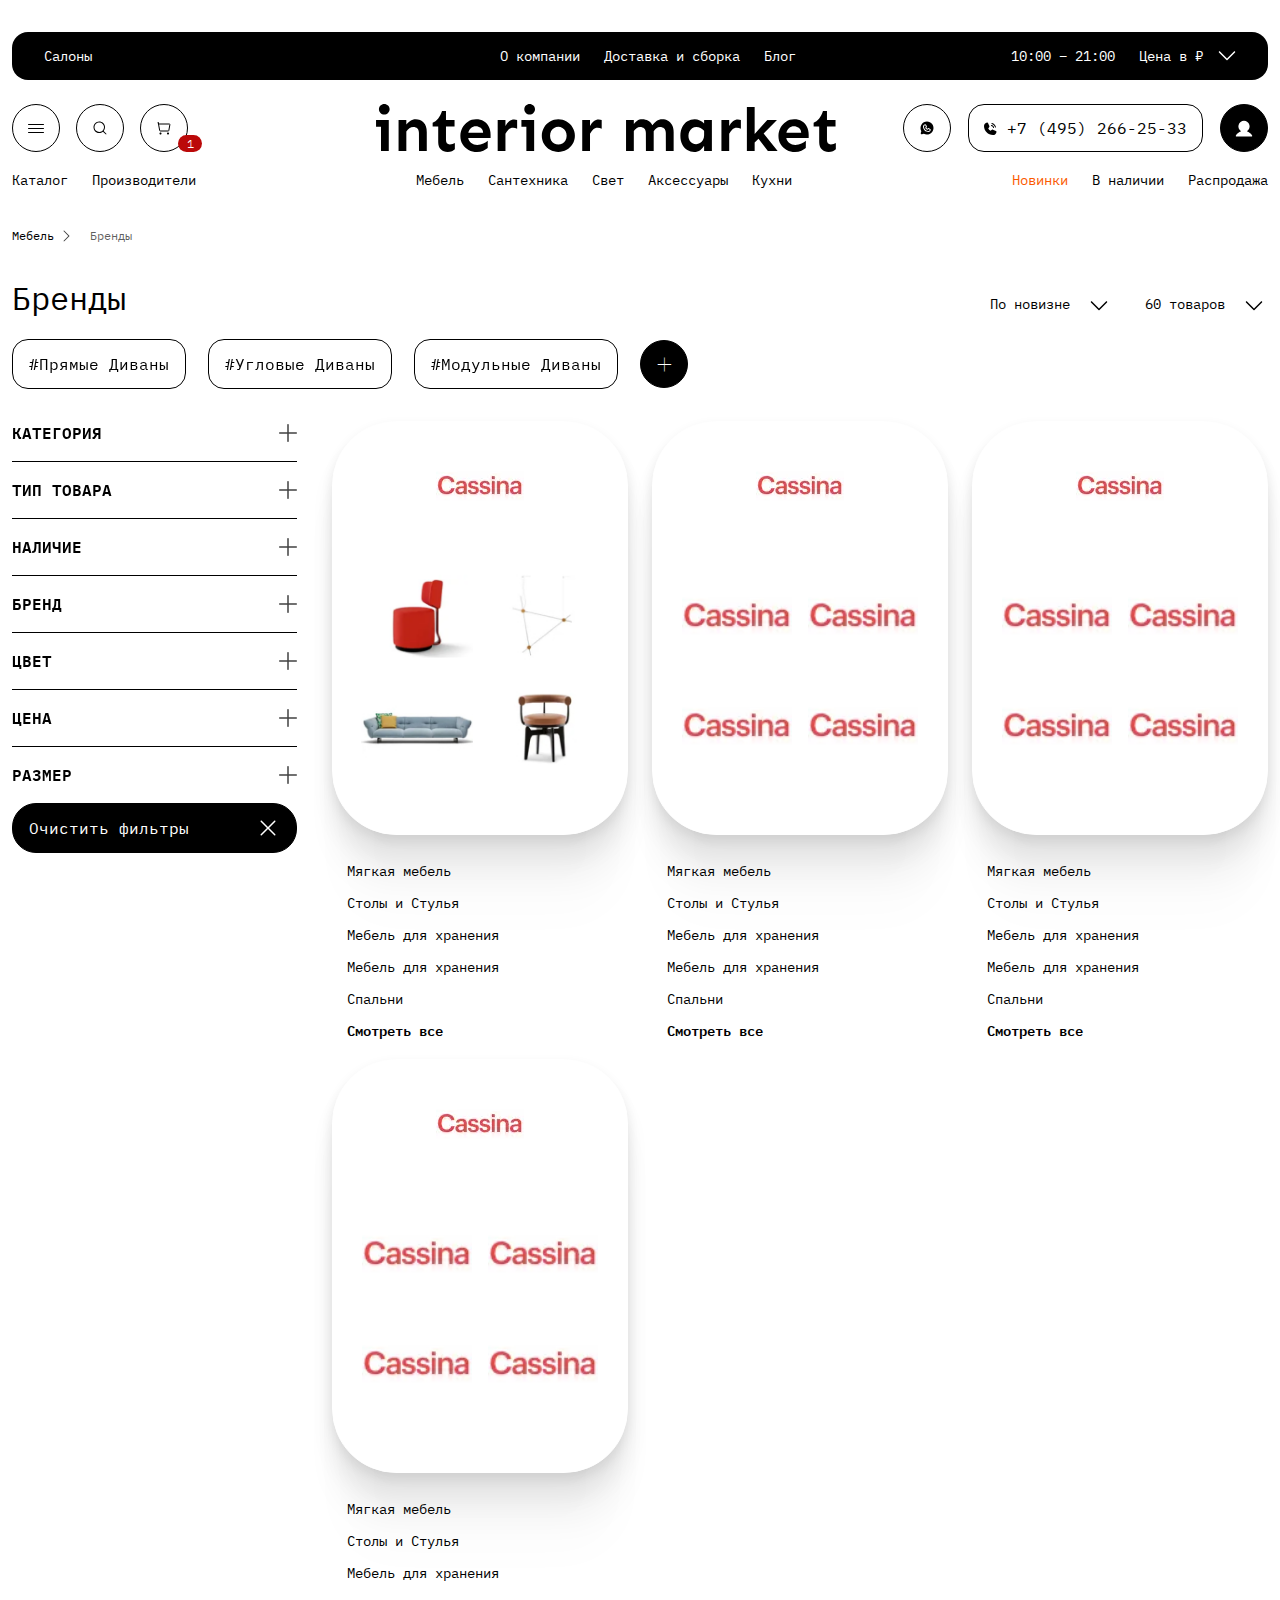
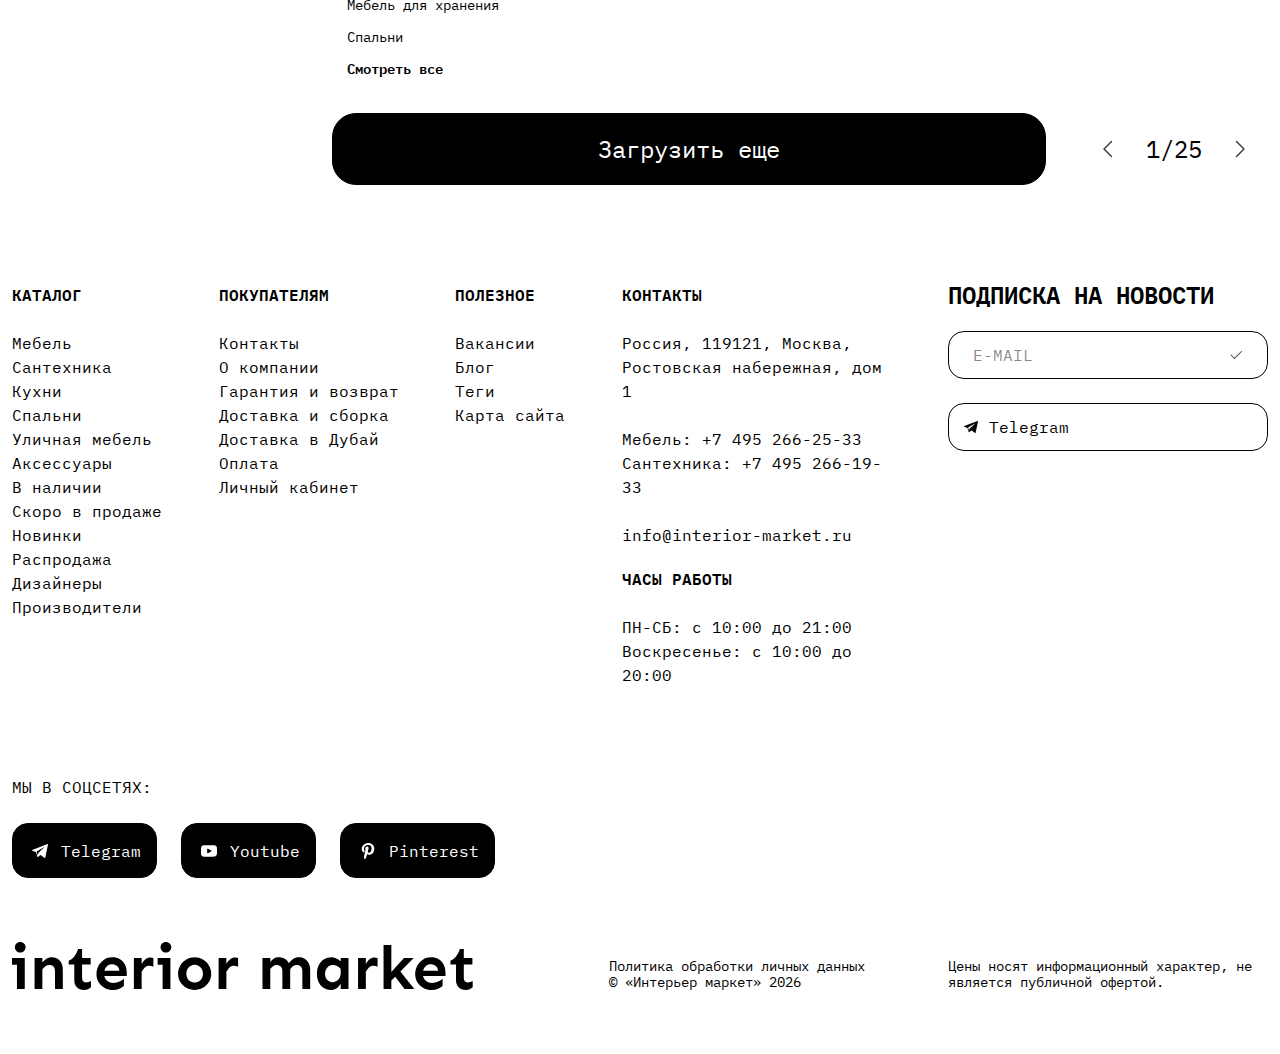
<file: pages/catalog/catalog-brand2.html>
<!DOCTYPE html>
<html lang="ru">

<head>
    <meta charset="UTF-8" />
    <meta name="viewport" content="width=device-width, user-scalable=no, viewport-fit=cover" />
    <title>Бренды 2</title>

    <link rel="shortcut icon" href="../../img/favicon.ico" type="image/x-icon" />
    <link rel="icon" href="../../img/favicon.ico" type="image/x-icon" />

    <link rel="stylesheet" type="text/css" href="../../fonts/stylesheet.css" />

    <link rel="stylesheet" type="text/css" href="../../libs/swiper/swiper-bundle.min.css" />
    <link rel="stylesheet" type="text/css" href="../../libs/selectric/selectric.css" />
    <link rel="stylesheet" type="text/css" href="../../libs/micromodal/micromodal.css" />
    <link rel="stylesheet" type="text/css" href="../../libs/fancybox/fancybox.css" />

    <link rel="stylesheet" type="text/css" href="../../css/style.css" />
</head>

<body>

    <div class="siteWrapper">
        <header class="header">
            <div class="container">
                <div class="header__inner">
                    <div class="header-top">
                        <div class="header-top__adress">
                            <a href="#">Салоны</a>
                        </div>

                        <nav class="menu">
                            <ul>
                                <li><a href="#">О компании</a></li>
                                <li><a href="#">Доставка и сборка</a></li>
                                <li><a href="#">Блог</a></li>
                            </ul>
                        </nav>

                        <span class="header-top__time">10:00 – 21:00</span>
                        <div class="site-price">
                            <span class="site-price__text">Цена в </span>
                            <span class="site-price__currency">&#8381;</span>

                            <svg class="site-price__arrow" width="18" height="10" viewBox="0 0 18 10"
                                xmlns="http://www.w3.org/2000/svg">
                                <path fill-rule="evenodd" clip-rule="evenodd"
                                    d="M0.96967 0.46967C1.26256 0.176777 1.73744 0.176777 2.03033 0.46967L9 7.43934L15.9697 0.46967C16.2626 0.176777 16.7374 0.176777 17.0303 0.46967C17.3232 0.762563 17.3232 1.23744 17.0303 1.53033L9.53033 9.03033C9.23744 9.32322 8.76256 9.32322 8.46967 9.03033L0.96967 1.53033C0.676777 1.23744 0.676777 0.762563 0.96967 0.46967Z" />
                            </svg>

                            <div class="site-price__change">
                                <ul class="site-price__list">
                                    <li><a href="#" class="active">₽ — Рубли</a></li>
                                    <li><a href="#">$ — Доллары</a></li>
                                    <li><a href="#">€ — Евро</a></li>
                                </ul>
                            </div>

                        </div>
                    </div>
                    <div class="header-center">

                        <ul class="header-controls">
                            <li>
                                <button class="header-controls__button burger">
                                    <span class="burger__line"></span>
                                    <span class="burger__line"></span>
                                    <span class="burger__line"></span>
                                </button>
                            </li>
                            <li class="mobile">
                                <a href="#" class="link-block">
                                    <svg width="13" height="13" viewBox="0 0 13 13" fill="none"
                                        xmlns="http://www.w3.org/2000/svg">
                                        <path
                                            d="M11.8732 8.90167L8.94586 7.64709C8.79302 7.5813 8.62614 7.5548 8.46044 7.57003C8.29474 7.58525 8.13548 7.64171 7.99719 7.73425L6.432 8.77759C5.47541 8.31233 4.70117 7.5415 4.23169 6.58698L4.23181 6.58685L5.27148 4.99823C5.36198 4.86031 5.41689 4.70212 5.43129 4.53779C5.44569 4.37346 5.41913 4.20813 5.354 4.05658L4.09827 1.12671C4.01279 0.927829 3.86519 0.761988 3.67757 0.654017C3.48994 0.546046 3.2724 0.501753 3.0575 0.527771C2.21304 0.636347 1.43699 1.04864 0.874323 1.68763C0.311657 2.32662 0.000863082 3.14859 0 4C0 8.96265 4.03735 13 9 13C9.85142 12.9991 10.6734 12.6883 11.3124 12.1257C11.9514 11.563 12.3637 10.7869 12.4722 9.94244C12.4982 9.72754 12.4538 9.51002 12.3459 9.32241C12.2379 9.1348 12.0721 8.98719 11.8732 8.90167Z" />
                                        <path
                                            d="M7.83448 1.98302C8.59729 2.18813 9.29281 2.5901 9.85135 3.14864C10.4099 3.70719 10.8119 4.40271 11.017 5.16552C11.0514 5.29338 11.1352 5.40234 11.2499 5.46851C11.3646 5.53467 11.5009 5.55263 11.6288 5.51844C11.7567 5.48425 11.8659 5.40071 11.9323 5.28614C11.9987 5.17158 12.017 5.03534 11.983 4.90734C11.7323 3.97486 11.2409 3.12464 10.5581 2.44186C9.87535 1.75907 9.02513 1.2677 8.09265 1.01696C7.96465 0.983041 7.82842 1.00129 7.71385 1.06769C7.59929 1.1341 7.51574 1.24324 7.48155 1.37117C7.44736 1.49911 7.46532 1.63537 7.53149 1.75008C7.59765 1.86479 7.70662 1.94856 7.83447 1.98302L7.83448 1.98302Z" />
                                        <path
                                            d="M7.31665 3.91534C7.74041 4.02929 8.12678 4.25259 8.43706 4.56288C8.74734 4.87316 8.97065 5.25953 9.0846 5.68328C9.11906 5.81114 9.20283 5.92011 9.31754 5.98627C9.43224 6.05244 9.56851 6.07039 9.69645 6.0362C9.82438 6.00202 9.93352 5.91847 9.99993 5.80391C10.0663 5.68934 10.0846 5.55311 10.0507 5.42511C9.8911 4.83167 9.57839 4.29059 9.14387 3.85607C8.70934 3.42154 8.16826 3.10884 7.57483 2.94928C7.44683 2.91536 7.3106 2.9336 7.19603 3.00001C7.08146 3.06642 6.99792 3.17556 6.96373 3.30349C6.92954 3.43142 6.9475 3.56769 7.01366 3.6824C7.07983 3.7971 7.18879 3.88088 7.31665 3.91534L7.31665 3.91534Z" />
                                    </svg>

                                </a>
                            </li>

                            <li>
                                <button class="header-controls__button btn-search">
                                    <svg width="14" height="14" viewBox="0 0 14 14" fill="none"
                                        xmlns="http://www.w3.org/2000/svg">
                                        <path
                                            d="M13.353 13.3536C13.2592 13.4474 13.132 13.5001 12.9994 13.5001C12.8668 13.5001 12.7396 13.4474 12.6458 13.3536L9.94439 10.6522C8.80816 11.6061 7.34753 12.0846 5.86711 11.9878C4.38669 11.8911 3.00076 11.2265 1.99835 10.1328C0.995939 9.03915 0.454427 7.6007 0.486742 6.11748C0.519056 4.63425 1.1227 3.22075 2.1718 2.17175C3.22089 1.12275 4.63444 0.519222 6.11767 0.487036C7.6009 0.45485 9.0393 0.996486 10.1329 1.99899C11.2265 3.0015 11.8909 4.38748 11.9875 5.86791C12.0842 7.34834 11.6056 8.80892 10.6515 9.94508L13.353 12.6465C13.4467 12.7403 13.4994 12.8674 13.4994 13.0001C13.4994 13.1327 13.4467 13.2598 13.353 13.3536ZM6.24976 11C7.18922 11 8.10759 10.7214 8.88872 10.1995C9.66986 9.67754 10.2787 8.93569 10.6382 8.06774C10.9977 7.19979 11.0918 6.24472 10.9085 5.32331C10.7252 4.4019 10.2728 3.55553 9.60852 2.89124C8.94422 2.22694 8.09785 1.77454 7.17644 1.59126C6.25503 1.40798 5.29997 1.50205 4.43202 1.86156C3.56407 2.22108 2.82222 2.8299 2.30028 3.61103C1.77835 4.39217 1.49976 5.31053 1.49976 6.24999C1.50119 7.50933 2.00209 8.71669 2.89258 9.60718C3.78307 10.4977 4.99042 10.9986 6.24976 11Z" />
                                    </svg>
                                </button>
                            </li>
                            <li>
                                <button class="header-controls__button btn-basket">
                                    <picture>
                                        <source media="(max-width:1023px)" srcset="../../img/basket_white.svg" />
                                        <img src="../../img/basket.svg" alt="basket" />
                                    </picture>
                                    <span class="btn-basket__count">1</span>
                                </button>
                            </li>
                            <li class="mobile not-small-mobile">
                                <a href="#" class="link-block link-login-cabinet">
                                    <svg width="16" height="16" viewBox="0 0 16 16" fill="none"
                                        xmlns="http://www.w3.org/2000/svg">
                                        <mask id="path-1-inside-1_839_6301" fill="white">
                                            <path
                                                d="M14.496 13.2491C13.563 11.6423 12.0689 10.437 10.301 9.86523C11.1479 9.36128 11.806 8.59322 12.1742 7.67903C12.5423 6.76483 12.6002 5.75505 12.3389 4.80479C12.0775 3.85453 11.5115 3.01633 10.7276 2.41894C9.94377 1.82155 8.98548 1.49801 7.99994 1.49801C7.0144 1.49801 6.05611 1.82155 5.27225 2.41894C4.4884 3.01633 3.92234 3.85453 3.66102 4.80479C3.39969 5.75505 3.45755 6.76483 3.8257 7.67903C4.19386 8.59322 4.85195 9.36128 5.69891 9.86523C3.93104 10.437 2.43697 11.6422 1.50399 13.249C1.46002 13.325 1.43683 13.4113 1.43677 13.4991C1.4367 13.5869 1.45977 13.6731 1.50364 13.7492C1.5475 13.8253 1.61063 13.8884 1.68666 13.9324C1.7627 13.9763 1.84896 13.9994 1.93676 13.9994L14.0632 13.9995C14.151 13.9995 14.2373 13.9764 14.3133 13.9325C14.3893 13.8886 14.4525 13.8254 14.4963 13.7493C14.5402 13.6733 14.5633 13.587 14.5632 13.4992C14.5631 13.4114 14.54 13.3251 14.496 13.2491L14.496 13.2491Z" />
                                        </mask>
                                        <path
                                            d="M14.496 13.2491L13.6312 13.7512L13.6467 13.778L13.6639 13.8038L14.496 13.2491ZM10.301 9.86523L9.78963 9.00585L7.88966 10.1363L9.99323 10.8167L10.301 9.86523ZM7.99994 1.49801V0.498013V1.49801ZM5.69891 9.86523L6.00665 10.8167L8.1102 10.1363L6.21025 9.00585L5.69891 9.86523ZM1.50399 13.249L0.639198 12.7469L0.638447 12.7482L1.50399 13.249ZM1.93676 13.9994L1.93677 12.9994H1.93675L1.93676 13.9994ZM14.0632 13.9995L14.0633 12.9995H14.0632L14.0632 13.9995ZM14.496 13.2491L15.3615 12.7483L15.3456 12.7208L15.328 12.6944L14.496 13.2491ZM15.3608 12.747C14.3039 10.9268 12.6114 9.56148 10.6087 8.91375L9.99323 10.8167C11.5264 11.3126 12.8221 12.3577 13.6312 13.7512L15.3608 12.747ZM10.8123 10.7246C11.8475 10.1087 12.6518 9.16994 13.1018 8.05259L11.2466 7.30547C10.9602 8.01651 10.4484 8.61389 9.78963 9.00585L10.8123 10.7246ZM13.1018 8.05259C13.5518 6.93523 13.6225 5.70106 13.3031 4.53963L11.3747 5.06995C11.5779 5.80905 11.5329 6.59443 11.2466 7.30547L13.1018 8.05259ZM13.3031 4.53963C12.9837 3.37819 12.2918 2.35373 11.3338 1.62359L10.1215 3.21429C10.7311 3.67893 11.1714 4.33086 11.3747 5.06995L13.3031 4.53963ZM11.3338 1.62359C10.3757 0.893451 9.20449 0.498013 7.99994 0.498013V2.49801C8.76647 2.49801 9.51181 2.74966 10.1215 3.21429L11.3338 1.62359ZM7.99994 0.498013C6.79539 0.498013 5.62414 0.893451 4.6661 1.62359L5.87841 3.21429C6.48807 2.74966 7.2334 2.49801 7.99994 2.49801V0.498013ZM4.6661 1.62359C3.70806 2.35373 3.01621 3.37819 2.69681 4.53963L4.62522 5.06995C4.82847 4.33086 5.26874 3.67893 5.87841 3.21429L4.6661 1.62359ZM2.69681 4.53963C2.37741 5.70106 2.44813 6.93523 2.8981 8.05259L4.75331 7.30547C4.46697 6.59443 4.42196 5.80905 4.62522 5.06995L2.69681 4.53963ZM2.8981 8.05259C3.34806 9.16994 4.1524 10.1087 5.18757 10.7246L6.21025 9.00585C5.55151 8.61389 5.03965 8.01651 4.75331 7.30547L2.8981 8.05259ZM5.39117 8.91375C3.38854 9.56147 1.69606 10.9267 0.639199 12.7469L2.36879 13.7511C3.17787 12.3577 4.47354 11.3126 6.00665 10.8167L5.39117 8.91375ZM0.638447 12.7482C0.506515 12.9762 0.436956 13.2349 0.436768 13.4984L2.43677 13.4998C2.4367 13.5876 2.41352 13.6738 2.36954 13.7498L0.638447 12.7482ZM0.436768 13.4984C0.43658 13.7618 0.505769 14.0206 0.637374 14.2488L2.3699 13.2496C2.41377 13.3257 2.43683 13.412 2.43677 13.4998L0.436768 13.4984ZM0.637374 14.2488C0.768981 14.477 0.958362 14.6665 1.18646 14.7983L2.18686 13.0665C2.2629 13.1104 2.32603 13.1736 2.3699 13.2496L0.637374 14.2488ZM1.18646 14.7983C1.41457 14.93 1.67335 14.9994 1.93678 14.9994L1.93675 12.9994C2.02456 12.9994 2.11083 13.0225 2.18686 13.0665L1.18646 14.7983ZM1.93675 14.9994L14.0632 14.9995L14.0632 12.9995L1.93677 12.9994L1.93675 14.9994ZM14.0631 14.9995C14.3266 14.9996 14.5854 14.9302 14.8135 14.7984L13.8131 13.0666C13.8892 13.0227 13.9754 12.9995 14.0633 12.9995L14.0631 14.9995ZM14.8135 14.7984C15.0416 14.6667 15.231 14.4771 15.3626 14.2489L13.6301 13.2498C13.674 13.1737 13.7371 13.1105 13.8131 13.0666L14.8135 14.7984ZM15.3626 14.2489C15.4942 14.0207 15.5634 13.7619 15.5632 13.4985L13.5632 13.4999C13.5631 13.4121 13.5862 13.3258 13.6301 13.2498L15.3626 14.2489ZM15.5632 13.4985C15.563 13.235 15.4934 12.9763 15.3615 12.7483L13.6305 13.75C13.5865 13.674 13.5633 13.5878 13.5632 13.4999L15.5632 13.4985ZM15.328 12.6944L15.328 12.6944L13.6639 13.8038L13.6639 13.8038L15.328 12.6944Z"
                                            fill="white" mask="url(#path-1-inside-1_839_6301)" />
                                    </svg>
                                </a>
                            </li>
                        </ul>

                        <button class="burger-mobile burger">
                            <span class="burger__line"></span>
                            <span class="burger__line"></span>
                            <span class="burger__line"></span>
                        </button>

                        <div class="logo-wrapper">
                            <a href="#"></a>
                            <picture>
                                <source media="(max-width:1023px)" srcset="../../img/logo_white.svg" />
                                <img src="../../img/logo_black.svg" alt="logo">
                            </picture>
                        </div>

                        <div class="header-center__info">

                            <a href="#" class="link-block">
                                <svg width="14" height="14" viewBox="0 0 14 14" fill="none"
                                    xmlns="http://www.w3.org/2000/svg">
                                    <path
                                        d="M7 0.5C5.87102 0.500305 4.76157 0.794582 3.78086 1.35387C2.80014 1.91315 1.98196 2.71817 1.40685 3.68969C0.831728 4.6612 0.519497 5.76573 0.500884 6.89456C0.48227 8.02339 0.757915 9.13761 1.30069 10.1276L0.76651 11.9972C0.717502 12.1687 0.715244 12.3502 0.75997 12.5228C0.804695 12.6955 0.894777 12.853 1.02088 12.9791C1.14698 13.1052 1.30451 13.1953 1.47715 13.24C1.64979 13.2848 1.83125 13.2825 2.00272 13.2335L3.87247 12.6993C4.74136 13.1761 5.70777 13.4479 6.69781 13.4939C7.68784 13.5399 8.67529 13.3589 9.58465 12.9648C10.494 12.5706 11.3012 11.9738 11.9445 11.2198C12.5878 10.4659 13.0502 9.57482 13.2964 8.61476C13.5425 7.65471 13.5658 6.65108 13.3646 5.68062C13.1634 4.71016 12.7429 3.79856 12.1353 3.01553C11.5278 2.23249 10.7492 1.59875 9.85913 1.16276C8.96907 0.726766 7.99111 0.500069 7 0.5ZM8.50778 11C8.50595 11.0015 8.50253 11 8.49991 11C7.77699 11 7.06116 10.8575 6.39337 10.5806C5.72558 10.3037 5.11893 9.89788 4.60811 9.38634C4.09729 8.87479 3.69233 8.26756 3.41639 7.59938C3.14045 6.9312 2.99895 6.21517 2.99997 5.49225C3.00225 4.89693 3.24028 4.32675 3.66197 3.90652C4.08365 3.48629 4.65464 3.25022 5.24997 3.25C5.41402 3.25021 5.57511 3.29367 5.71699 3.376C5.85888 3.45833 5.97655 3.57662 6.05814 3.71894L6.78882 4.99775C6.87684 5.15201 6.92224 5.32691 6.92035 5.50451C6.91847 5.68211 6.86936 5.85601 6.77808 6.00837L6.33365 6.74909C6.55345 7.13017 6.86984 7.44657 7.25092 7.66639L7.99161 7.22193C8.14397 7.13064 8.31787 7.08153 8.49547 7.07963C8.67307 7.07773 8.84799 7.12312 9.00226 7.21113L10.281 7.94184C10.4233 8.0234 10.5416 8.14107 10.624 8.28296C10.7063 8.42485 10.7498 8.58595 10.75 8.75C10.7497 9.34531 10.5137 9.91629 10.0935 10.338C9.67325 10.7597 9.1031 10.9977 8.50778 11Z" />
                                    <path
                                        d="M7.52814 8.6662C7.459 8.70771 7.38084 8.73187 7.30034 8.73663C7.21983 8.74138 7.13937 8.72657 7.06583 8.69348C6.28383 8.34216 5.65785 7.7162 5.30652 6.9342C5.27344 6.86065 5.25865 6.78019 5.2634 6.69968C5.26815 6.61918 5.29231 6.54101 5.3338 6.47186L5.9206 5.49384L5.21021 4.25061C4.8868 4.26076 4.57993 4.39598 4.35421 4.62782C4.12848 4.85965 4.00151 5.17002 4 5.49359C3.99917 6.08508 4.11494 6.67093 4.34071 7.21763C4.56648 7.76433 4.89782 8.26117 5.31576 8.67971C5.73371 9.09825 6.23007 9.43029 6.77645 9.65684C7.32283 9.88339 7.90852 10 8.50001 10H8.50641C8.82998 9.9985 9.14035 9.87152 9.37219 9.6458C9.60403 9.42007 9.73925 9.11321 9.74939 8.78979L8.50617 8.07941L7.52814 8.6662Z" />
                                </svg>
                            </a>

                            <a href="tel:+74952662533" class="phone-block">
                                <svg width="13" height="13" viewBox="0 0 13 13" fill="none"
                                    xmlns="http://www.w3.org/2000/svg">
                                    <path
                                        d="M11.8732 8.90167L8.94586 7.64709C8.79302 7.5813 8.62614 7.5548 8.46044 7.57003C8.29474 7.58525 8.13548 7.64171 7.99719 7.73425L6.432 8.77759C5.47541 8.31233 4.70117 7.5415 4.23169 6.58698L4.23181 6.58685L5.27148 4.99823C5.36198 4.86031 5.41689 4.70212 5.43129 4.53779C5.44569 4.37346 5.41913 4.20813 5.354 4.05658L4.09827 1.12671C4.01279 0.927829 3.86519 0.761988 3.67757 0.654017C3.48994 0.546046 3.2724 0.501753 3.0575 0.527771C2.21304 0.636347 1.43699 1.04864 0.874323 1.68763C0.311657 2.32662 0.000863082 3.14859 0 4C0 8.96265 4.03735 13 9 13C9.85142 12.9991 10.6734 12.6883 11.3124 12.1257C11.9514 11.563 12.3637 10.7869 12.4722 9.94244C12.4982 9.72754 12.4538 9.51002 12.3459 9.32241C12.2379 9.1348 12.0721 8.98719 11.8732 8.90167Z" />
                                    <path
                                        d="M7.83448 1.98303C8.59729 2.18814 9.29281 2.5901 9.85135 3.14865C10.4099 3.70719 10.8119 4.40271 11.017 5.16552C11.0514 5.29338 11.1352 5.40235 11.2499 5.46851C11.3646 5.53468 11.5009 5.55263 11.6288 5.51844C11.7567 5.48425 11.8659 5.40071 11.9323 5.28615C11.9987 5.17158 12.017 5.03535 11.983 4.90735C11.7323 3.97486 11.2409 3.12464 10.5581 2.44186C9.87535 1.75908 9.02513 1.2677 8.09265 1.01696C7.96465 0.983045 7.82842 1.00129 7.71385 1.0677C7.59929 1.1341 7.51574 1.24325 7.48155 1.37118C7.44736 1.49911 7.46532 1.63538 7.53149 1.75008C7.59765 1.86479 7.70662 1.94857 7.83447 1.98303L7.83448 1.98303Z" />
                                    <path
                                        d="M7.31665 3.91534C7.74041 4.02929 8.12678 4.25259 8.43706 4.56288C8.74734 4.87316 8.97065 5.25953 9.0846 5.68328C9.11906 5.81114 9.20283 5.92011 9.31754 5.98627C9.43224 6.05244 9.56851 6.07039 9.69645 6.0362C9.82438 6.00202 9.93352 5.91847 9.99993 5.80391C10.0663 5.68934 10.0846 5.55311 10.0507 5.42511C9.8911 4.83167 9.57839 4.29059 9.14387 3.85607C8.70934 3.42154 8.16826 3.10884 7.57483 2.94928C7.44683 2.91536 7.3106 2.9336 7.19603 3.00001C7.08146 3.06642 6.99792 3.17556 6.96373 3.30349C6.92954 3.43142 6.9475 3.56769 7.01366 3.6824C7.07983 3.7971 7.18879 3.88088 7.31665 3.91534L7.31665 3.91534Z" />
                                </svg>
                                +7 (495) 266-25-33</a>

                            <a href="#" class="link-block link-login-cabinet">
                                <svg width="18" height="17" viewBox="0 0 18 17" fill="none"
                                    xmlns="http://www.w3.org/2000/svg">
                                    <path
                                        d="M17.12 15.5614C15.9538 13.5528 14.0862 12.0463 11.8763 11.3315C12.935 10.7016 13.7576 9.74153 14.2178 8.59878C14.678 7.45604 14.7503 6.19381 14.4236 5.00598C14.097 3.81815 13.3894 2.77041 12.4096 2.02367C11.4298 1.27694 10.2319 0.872513 8.99998 0.872513C7.76805 0.872513 6.57019 1.27694 5.59038 2.02367C4.61057 2.77041 3.90299 3.81815 3.57633 5.00598C3.24967 6.19381 3.32199 7.45604 3.78219 8.59878C4.24238 9.74153 5.065 10.7016 6.1237 11.3315C3.91386 12.0463 2.04627 13.5527 0.880052 15.5613C0.825081 15.6563 0.796099 15.7641 0.796021 15.8738C0.795942 15.9836 0.82477 16.0914 0.879605 16.1865C0.93444 16.2816 1.01335 16.3606 1.10839 16.4155C1.20343 16.4704 1.31126 16.4993 1.42101 16.4993L16.5791 16.4994C16.6888 16.4994 16.7966 16.4705 16.8917 16.4156C16.9867 16.3607 17.0657 16.2818 17.1205 16.1867C17.1753 16.0916 17.2042 15.9838 17.2041 15.874C17.204 15.7642 17.175 15.6564 17.12 15.5614L17.12 15.5614Z"
                                        fill="white" />
                                </svg>
                            </a>
                        </div>
                    </div>
                    <div class="header-bottom">
                        <ul>
                            <li><a href="#">Каталог</a></li>
                            <li><a href="#">Производители</a></li>

                            <li><a href="#">Мебель</a></li>
                            <li><a href="#">Сантехника</a></li>
                            <li><a href="#">Свет</a></li>
                            <li><a href="#">Аксессуары</a></li>
                            <li><a href="#">Кухни</a></li>

                            <li><a href="#" class="link-new">Новинки</a></li>
                            <li><a href="#">В наличии</a></li>
                            <li><a href="#">Распродажа</a></li>
                        </ul>
                    </div>
                    <div class="basket-invis">

                        <div class="basket-head">
                            <span class="basket-head__title">Корзина</span>
                            <span class="count-basket">2 товара</span>
                        </div>

                        <div class="basket-list">
                            <div class="basket-item">

                                <div class="basket-item__media">
                                    <picture class="product-card__picture">
                                        <a href="#"></a>
                                        <source type="image/webp" srcset="../../img/product-item1.webp">
                                        <img src="../../img/product-item1.jpg" alt="">
                                    </picture>
                                </div>

                                <div class="basket-item__content">
                                    <span class="product-card__availability product-card__availability--stock">в
                                        наличии</span>

                                    <span class="product-card__brand">Bellavista</span>

                                    <a href="#" class="link">Диван / CARLOTTA / FRMI Moka stained ashwood /
                                        fabric Диван / CARLOTTA / FRMI Moka stained ashwood /
                                        fabric</a>
                                </div>

                                <div class="basket-item__bottom">
                                    <div class="basket-count">
                                        <span class="basket-count__title">Кол-во:</span>
                                        <div class="count-block">
                                            <div class="count-block__body">
                                                <button class="count-btn count-minus"><svg width="12" height="12"
                                                        viewBox="0 0 12 12" fill="none"
                                                        xmlns="http://www.w3.org/2000/svg">
                                                        <path
                                                            d="M10.125 6.375H1.875C1.77554 6.375 1.68016 6.33549 1.60984 6.26517C1.53951 6.19484 1.5 6.09946 1.5 6C1.5 5.90054 1.53951 5.80516 1.60984 5.73484C1.68016 5.66451 1.77554 5.625 1.875 5.625H10.125C10.2245 5.625 10.3198 5.66451 10.3902 5.73484C10.4605 5.80516 10.5 5.90054 10.5 6C10.5 6.09946 10.4605 6.19484 10.3902 6.26517C10.3198 6.33549 10.2245 6.375 10.125 6.375Z"
                                                            fill="black" fill-opacity="0.48" />
                                                    </svg>
                                                </button>
                                                <input class="input-count" type="number" value="1">
                                                <button class="count-btn count-plus"><svg width="12" height="12"
                                                        viewBox="0 0 12 12" fill="none"
                                                        xmlns="http://www.w3.org/2000/svg">
                                                        <path
                                                            d="M10.125 5.625H6.375V1.875C6.375 1.77554 6.33549 1.68016 6.26517 1.60984C6.19484 1.53951 6.09946 1.5 6 1.5C5.90054 1.5 5.80516 1.53951 5.73484 1.60984C5.66451 1.68016 5.625 1.77554 5.625 1.875V5.625H1.875C1.77554 5.625 1.68016 5.66451 1.60984 5.73484C1.53951 5.80516 1.5 5.90054 1.5 6C1.5 6.09946 1.53951 6.19484 1.60984 6.26517C1.68016 6.33549 1.77554 6.375 1.875 6.375H5.625V10.125C5.625 10.2245 5.66451 10.3198 5.73484 10.3902C5.80516 10.4605 5.90054 10.5 6 10.5C6.09946 10.5 6.19484 10.4605 6.26517 10.3902C6.33549 10.3198 6.375 10.2245 6.375 10.125V6.375H10.125C10.2245 6.375 10.3198 6.33549 10.3902 6.26517C10.4605 6.19484 10.5 6.09946 10.5 6C10.5 5.90054 10.4605 5.80516 10.3902 5.73484C10.3198 5.66451 10.2245 5.625 10.125 5.625Z"
                                                            fill="black" fill-opacity="0.48" />
                                                    </svg>
                                                </button>
                                            </div>
                                        </div>
                                    </div>
                                    <div class="product-card__price">
                                        <span class="price-old">1 273 875₽</span>
                                        <span class="price-current">891 712₽</span>
                                    </div>
                                </div>

                                <a href="#" class="basket-detele"><svg width="16" height="16" viewBox="0 0 16 16"
                                        fill="none" xmlns="http://www.w3.org/2000/svg">
                                        <path
                                            d="M13.5 3H11.0002V2.5C10.9998 2.10231 10.8416 1.72104 10.5604 1.43984C10.2792 1.15863 9.89793 1.00045 9.50024 1H6.50024C6.10256 1.00045 5.72129 1.15863 5.44008 1.43984C5.15887 1.72104 5.00069 2.10231 5.00024 2.5V3H2.5C2.36739 3 2.24021 3.05268 2.14645 3.14645C2.05268 3.24021 2 3.36739 2 3.5C2 3.63261 2.05268 3.75979 2.14645 3.85355C2.24021 3.94732 2.36739 4 2.5 4H3V13C3.0003 13.2651 3.10576 13.5193 3.29323 13.7068C3.4807 13.8942 3.73488 13.9997 4 14H12C12.2651 13.9997 12.5193 13.8942 12.7068 13.7068C12.8942 13.5193 12.9997 13.2651 13 13V4H13.5C13.6326 4 13.7598 3.94732 13.8536 3.85355C13.9473 3.75979 14 3.63261 14 3.5C14 3.36739 13.9473 3.24021 13.8536 3.14645C13.7598 3.05268 13.6326 3 13.5 3ZM7.00024 10.5C7.00024 10.6326 6.94757 10.7598 6.8538 10.8536C6.76003 10.9473 6.63285 11 6.50024 11C6.36764 11 6.24046 10.9473 6.14669 10.8536C6.05292 10.7598 6.00024 10.6326 6.00024 10.5V6.5C6.00024 6.36739 6.05292 6.24021 6.14669 6.14645C6.24046 6.05268 6.36764 6 6.50024 6C6.63285 6 6.76003 6.05268 6.8538 6.14645C6.94757 6.24021 7.00024 6.36739 7.00024 6.5V10.5ZM10.0002 10.5C10.0002 10.6326 9.94757 10.7598 9.8538 10.8536C9.76003 10.9473 9.63285 11 9.50024 11C9.36764 11 9.24046 10.9473 9.14669 10.8536C9.05292 10.7598 9.00024 10.6326 9.00024 10.5V6.5C9.00024 6.36739 9.05292 6.24021 9.14669 6.14645C9.24046 6.05268 9.36764 6 9.50024 6C9.63285 6 9.76003 6.05268 9.8538 6.14645C9.94757 6.24021 10.0002 6.36739 10.0002 6.5V10.5ZM10.0002 3H6.00024V2.5C6.0004 2.36744 6.05312 2.24035 6.14686 2.14661C6.24059 2.05288 6.36768 2.00015 6.50024 2H9.50024C9.63281 2.00015 9.75989 2.05288 9.85363 2.14661C9.94737 2.24035 10.0001 2.36744 10.0002 2.5V3Z"
                                            fill="black" fill-opacity="0.48" />
                                    </svg>
                                </a>
                            </div>

                            <div class="basket-item">

                                <div class="basket-item__media">
                                    <picture class="product-card__picture">
                                        <a href="#"></a>
                                        <source type="image/webp" srcset="../../img/product-item2.webp">
                                        <img src="../../img/product-item2.jpg" alt="">
                                    </picture>
                                </div>

                                <div class="basket-item__content">
                                    <span class="product-card__availability product-card__availability--order">под
                                        заказ</span>

                                    <span class="product-card__brand">Bellavista</span>

                                    <a href="#" class="link">Диван</a>
                                </div>

                                <div class="basket-item__bottom">
                                    <div class="basket-count">
                                        <span class="basket-count__title">Кол-во:</span>
                                        <div class="count-block">
                                            <div class="count-block__body">
                                                <button class="count-btn count-minus"><svg width="12" height="12"
                                                        viewBox="0 0 12 12" fill="none"
                                                        xmlns="http://www.w3.org/2000/svg">
                                                        <path
                                                            d="M10.125 6.375H1.875C1.77554 6.375 1.68016 6.33549 1.60984 6.26517C1.53951 6.19484 1.5 6.09946 1.5 6C1.5 5.90054 1.53951 5.80516 1.60984 5.73484C1.68016 5.66451 1.77554 5.625 1.875 5.625H10.125C10.2245 5.625 10.3198 5.66451 10.3902 5.73484C10.4605 5.80516 10.5 5.90054 10.5 6C10.5 6.09946 10.4605 6.19484 10.3902 6.26517C10.3198 6.33549 10.2245 6.375 10.125 6.375Z"
                                                            fill="black" fill-opacity="0.48" />
                                                    </svg>
                                                </button>
                                                <input class="input-count" type="number" value="1">
                                                <button class="count-btn count-plus"><svg width="12" height="12"
                                                        viewBox="0 0 12 12" fill="none"
                                                        xmlns="http://www.w3.org/2000/svg">
                                                        <path
                                                            d="M10.125 5.625H6.375V1.875C6.375 1.77554 6.33549 1.68016 6.26517 1.60984C6.19484 1.53951 6.09946 1.5 6 1.5C5.90054 1.5 5.80516 1.53951 5.73484 1.60984C5.66451 1.68016 5.625 1.77554 5.625 1.875V5.625H1.875C1.77554 5.625 1.68016 5.66451 1.60984 5.73484C1.53951 5.80516 1.5 5.90054 1.5 6C1.5 6.09946 1.53951 6.19484 1.60984 6.26517C1.68016 6.33549 1.77554 6.375 1.875 6.375H5.625V10.125C5.625 10.2245 5.66451 10.3198 5.73484 10.3902C5.80516 10.4605 5.90054 10.5 6 10.5C6.09946 10.5 6.19484 10.4605 6.26517 10.3902C6.33549 10.3198 6.375 10.2245 6.375 10.125V6.375H10.125C10.2245 6.375 10.3198 6.33549 10.3902 6.26517C10.4605 6.19484 10.5 6.09946 10.5 6C10.5 5.90054 10.4605 5.80516 10.3902 5.73484C10.3198 5.66451 10.2245 5.625 10.125 5.625Z"
                                                            fill="black" fill-opacity="0.48" />
                                                    </svg>
                                                </button>
                                            </div>
                                        </div>
                                    </div>
                                    <div class="product-card__price">
                                        <span class="price">1 891 712₽</span>
                                    </div>
                                </div>

                                <a href="#" class="basket-detele"><svg width="16" height="16" viewBox="0 0 16 16"
                                        fill="none" xmlns="http://www.w3.org/2000/svg">
                                        <path
                                            d="M13.5 3H11.0002V2.5C10.9998 2.10231 10.8416 1.72104 10.5604 1.43984C10.2792 1.15863 9.89793 1.00045 9.50024 1H6.50024C6.10256 1.00045 5.72129 1.15863 5.44008 1.43984C5.15887 1.72104 5.00069 2.10231 5.00024 2.5V3H2.5C2.36739 3 2.24021 3.05268 2.14645 3.14645C2.05268 3.24021 2 3.36739 2 3.5C2 3.63261 2.05268 3.75979 2.14645 3.85355C2.24021 3.94732 2.36739 4 2.5 4H3V13C3.0003 13.2651 3.10576 13.5193 3.29323 13.7068C3.4807 13.8942 3.73488 13.9997 4 14H12C12.2651 13.9997 12.5193 13.8942 12.7068 13.7068C12.8942 13.5193 12.9997 13.2651 13 13V4H13.5C13.6326 4 13.7598 3.94732 13.8536 3.85355C13.9473 3.75979 14 3.63261 14 3.5C14 3.36739 13.9473 3.24021 13.8536 3.14645C13.7598 3.05268 13.6326 3 13.5 3ZM7.00024 10.5C7.00024 10.6326 6.94757 10.7598 6.8538 10.8536C6.76003 10.9473 6.63285 11 6.50024 11C6.36764 11 6.24046 10.9473 6.14669 10.8536C6.05292 10.7598 6.00024 10.6326 6.00024 10.5V6.5C6.00024 6.36739 6.05292 6.24021 6.14669 6.14645C6.24046 6.05268 6.36764 6 6.50024 6C6.63285 6 6.76003 6.05268 6.8538 6.14645C6.94757 6.24021 7.00024 6.36739 7.00024 6.5V10.5ZM10.0002 10.5C10.0002 10.6326 9.94757 10.7598 9.8538 10.8536C9.76003 10.9473 9.63285 11 9.50024 11C9.36764 11 9.24046 10.9473 9.14669 10.8536C9.05292 10.7598 9.00024 10.6326 9.00024 10.5V6.5C9.00024 6.36739 9.05292 6.24021 9.14669 6.14645C9.24046 6.05268 9.36764 6 9.50024 6C9.63285 6 9.76003 6.05268 9.8538 6.14645C9.94757 6.24021 10.0002 6.36739 10.0002 6.5V10.5ZM10.0002 3H6.00024V2.5C6.0004 2.36744 6.05312 2.24035 6.14686 2.14661C6.24059 2.05288 6.36768 2.00015 6.50024 2H9.50024C9.63281 2.00015 9.75989 2.05288 9.85363 2.14661C9.94737 2.24035 10.0001 2.36744 10.0002 2.5V3Z"
                                            fill="black" fill-opacity="0.48" />
                                    </svg>
                                </a>
                            </div>

                            <div class="basket-item">

                                <div class="basket-item__media">
                                    <picture class="product-card__picture">
                                        <a href="#"></a>
                                        <source type="image/webp" srcset="../../img/product-item1.webp">
                                        <img src="../../img/product-item1.jpg" alt="">
                                    </picture>
                                </div>

                                <div class="basket-item__content">
                                    <span class="product-card__availability product-card__availability--stock">в
                                        наличии</span>

                                    <span class="product-card__brand">Bellavista</span>

                                    <a href="#" class="link">Диван / CARLOTTA / FRMI Moka stained ashwood /
                                        fabric Диван / CARLOTTA / FRMI Moka stained ashwood /
                                        fabric</a>
                                </div>

                                <div class="basket-item__bottom">
                                    <div class="basket-count">
                                        <span class="basket-count__title">Кол-во:</span>
                                        <div class="count-block">
                                            <div class="count-block__body">
                                                <button class="count-btn count-minus"><svg width="12" height="12"
                                                        viewBox="0 0 12 12" fill="none"
                                                        xmlns="http://www.w3.org/2000/svg">
                                                        <path
                                                            d="M10.125 6.375H1.875C1.77554 6.375 1.68016 6.33549 1.60984 6.26517C1.53951 6.19484 1.5 6.09946 1.5 6C1.5 5.90054 1.53951 5.80516 1.60984 5.73484C1.68016 5.66451 1.77554 5.625 1.875 5.625H10.125C10.2245 5.625 10.3198 5.66451 10.3902 5.73484C10.4605 5.80516 10.5 5.90054 10.5 6C10.5 6.09946 10.4605 6.19484 10.3902 6.26517C10.3198 6.33549 10.2245 6.375 10.125 6.375Z"
                                                            fill="black" fill-opacity="0.48" />
                                                    </svg>
                                                </button>
                                                <input class="input-count" type="number" value="1">
                                                <button class="count-btn count-plus"><svg width="12" height="12"
                                                        viewBox="0 0 12 12" fill="none"
                                                        xmlns="http://www.w3.org/2000/svg">
                                                        <path
                                                            d="M10.125 5.625H6.375V1.875C6.375 1.77554 6.33549 1.68016 6.26517 1.60984C6.19484 1.53951 6.09946 1.5 6 1.5C5.90054 1.5 5.80516 1.53951 5.73484 1.60984C5.66451 1.68016 5.625 1.77554 5.625 1.875V5.625H1.875C1.77554 5.625 1.68016 5.66451 1.60984 5.73484C1.53951 5.80516 1.5 5.90054 1.5 6C1.5 6.09946 1.53951 6.19484 1.60984 6.26517C1.68016 6.33549 1.77554 6.375 1.875 6.375H5.625V10.125C5.625 10.2245 5.66451 10.3198 5.73484 10.3902C5.80516 10.4605 5.90054 10.5 6 10.5C6.09946 10.5 6.19484 10.4605 6.26517 10.3902C6.33549 10.3198 6.375 10.2245 6.375 10.125V6.375H10.125C10.2245 6.375 10.3198 6.33549 10.3902 6.26517C10.4605 6.19484 10.5 6.09946 10.5 6C10.5 5.90054 10.4605 5.80516 10.3902 5.73484C10.3198 5.66451 10.2245 5.625 10.125 5.625Z"
                                                            fill="black" fill-opacity="0.48" />
                                                    </svg>
                                                </button>
                                            </div>
                                        </div>
                                    </div>
                                    <div class="product-card__price">
                                        <span class="price-old">1 273 875₽</span>
                                        <span class="price-current">891 712₽</span>
                                    </div>
                                </div>

                                <a href="#" class="basket-detele"><svg width="16" height="16" viewBox="0 0 16 16"
                                        fill="none" xmlns="http://www.w3.org/2000/svg">
                                        <path
                                            d="M13.5 3H11.0002V2.5C10.9998 2.10231 10.8416 1.72104 10.5604 1.43984C10.2792 1.15863 9.89793 1.00045 9.50024 1H6.50024C6.10256 1.00045 5.72129 1.15863 5.44008 1.43984C5.15887 1.72104 5.00069 2.10231 5.00024 2.5V3H2.5C2.36739 3 2.24021 3.05268 2.14645 3.14645C2.05268 3.24021 2 3.36739 2 3.5C2 3.63261 2.05268 3.75979 2.14645 3.85355C2.24021 3.94732 2.36739 4 2.5 4H3V13C3.0003 13.2651 3.10576 13.5193 3.29323 13.7068C3.4807 13.8942 3.73488 13.9997 4 14H12C12.2651 13.9997 12.5193 13.8942 12.7068 13.7068C12.8942 13.5193 12.9997 13.2651 13 13V4H13.5C13.6326 4 13.7598 3.94732 13.8536 3.85355C13.9473 3.75979 14 3.63261 14 3.5C14 3.36739 13.9473 3.24021 13.8536 3.14645C13.7598 3.05268 13.6326 3 13.5 3ZM7.00024 10.5C7.00024 10.6326 6.94757 10.7598 6.8538 10.8536C6.76003 10.9473 6.63285 11 6.50024 11C6.36764 11 6.24046 10.9473 6.14669 10.8536C6.05292 10.7598 6.00024 10.6326 6.00024 10.5V6.5C6.00024 6.36739 6.05292 6.24021 6.14669 6.14645C6.24046 6.05268 6.36764 6 6.50024 6C6.63285 6 6.76003 6.05268 6.8538 6.14645C6.94757 6.24021 7.00024 6.36739 7.00024 6.5V10.5ZM10.0002 10.5C10.0002 10.6326 9.94757 10.7598 9.8538 10.8536C9.76003 10.9473 9.63285 11 9.50024 11C9.36764 11 9.24046 10.9473 9.14669 10.8536C9.05292 10.7598 9.00024 10.6326 9.00024 10.5V6.5C9.00024 6.36739 9.05292 6.24021 9.14669 6.14645C9.24046 6.05268 9.36764 6 9.50024 6C9.63285 6 9.76003 6.05268 9.8538 6.14645C9.94757 6.24021 10.0002 6.36739 10.0002 6.5V10.5ZM10.0002 3H6.00024V2.5C6.0004 2.36744 6.05312 2.24035 6.14686 2.14661C6.24059 2.05288 6.36768 2.00015 6.50024 2H9.50024C9.63281 2.00015 9.75989 2.05288 9.85363 2.14661C9.94737 2.24035 10.0001 2.36744 10.0002 2.5V3Z"
                                            fill="black" fill-opacity="0.48" />
                                    </svg>
                                </a>
                            </div>

                            <div class="basket-item">

                                <div class="basket-item__media">
                                    <picture class="product-card__picture">
                                        <a href="#"></a>
                                        <source type="image/webp" srcset="../../img/product-item2.webp">
                                        <img src="../../img/product-item2.jpg" alt="">
                                    </picture>
                                </div>

                                <div class="basket-item__content">
                                    <span class="product-card__availability product-card__availability--order">под
                                        заказ</span>

                                    <span class="product-card__brand">Bellavista</span>

                                    <a href="#" class="link">Диван</a>
                                </div>

                                <div class="basket-item__bottom">
                                    <div class="basket-count">
                                        <span class="basket-count__title">Кол-во:</span>
                                        <div class="count-block">
                                            <div class="count-block__body">
                                                <button class="count-btn count-minus"><svg width="12" height="12"
                                                        viewBox="0 0 12 12" fill="none"
                                                        xmlns="http://www.w3.org/2000/svg">
                                                        <path
                                                            d="M10.125 6.375H1.875C1.77554 6.375 1.68016 6.33549 1.60984 6.26517C1.53951 6.19484 1.5 6.09946 1.5 6C1.5 5.90054 1.53951 5.80516 1.60984 5.73484C1.68016 5.66451 1.77554 5.625 1.875 5.625H10.125C10.2245 5.625 10.3198 5.66451 10.3902 5.73484C10.4605 5.80516 10.5 5.90054 10.5 6C10.5 6.09946 10.4605 6.19484 10.3902 6.26517C10.3198 6.33549 10.2245 6.375 10.125 6.375Z"
                                                            fill="black" fill-opacity="0.48" />
                                                    </svg>
                                                </button>
                                                <input class="input-count" type="number" value="1">
                                                <button class="count-btn count-plus"><svg width="12" height="12"
                                                        viewBox="0 0 12 12" fill="none"
                                                        xmlns="http://www.w3.org/2000/svg">
                                                        <path
                                                            d="M10.125 5.625H6.375V1.875C6.375 1.77554 6.33549 1.68016 6.26517 1.60984C6.19484 1.53951 6.09946 1.5 6 1.5C5.90054 1.5 5.80516 1.53951 5.73484 1.60984C5.66451 1.68016 5.625 1.77554 5.625 1.875V5.625H1.875C1.77554 5.625 1.68016 5.66451 1.60984 5.73484C1.53951 5.80516 1.5 5.90054 1.5 6C1.5 6.09946 1.53951 6.19484 1.60984 6.26517C1.68016 6.33549 1.77554 6.375 1.875 6.375H5.625V10.125C5.625 10.2245 5.66451 10.3198 5.73484 10.3902C5.80516 10.4605 5.90054 10.5 6 10.5C6.09946 10.5 6.19484 10.4605 6.26517 10.3902C6.33549 10.3198 6.375 10.2245 6.375 10.125V6.375H10.125C10.2245 6.375 10.3198 6.33549 10.3902 6.26517C10.4605 6.19484 10.5 6.09946 10.5 6C10.5 5.90054 10.4605 5.80516 10.3902 5.73484C10.3198 5.66451 10.2245 5.625 10.125 5.625Z"
                                                            fill="black" fill-opacity="0.48" />
                                                    </svg>
                                                </button>
                                            </div>
                                        </div>
                                    </div>
                                    <div class="product-card__price">
                                        <span class="price">1 891 712₽</span>
                                    </div>
                                </div>

                                <a href="#" class="basket-detele"><svg width="16" height="16" viewBox="0 0 16 16"
                                        fill="none" xmlns="http://www.w3.org/2000/svg">
                                        <path
                                            d="M13.5 3H11.0002V2.5C10.9998 2.10231 10.8416 1.72104 10.5604 1.43984C10.2792 1.15863 9.89793 1.00045 9.50024 1H6.50024C6.10256 1.00045 5.72129 1.15863 5.44008 1.43984C5.15887 1.72104 5.00069 2.10231 5.00024 2.5V3H2.5C2.36739 3 2.24021 3.05268 2.14645 3.14645C2.05268 3.24021 2 3.36739 2 3.5C2 3.63261 2.05268 3.75979 2.14645 3.85355C2.24021 3.94732 2.36739 4 2.5 4H3V13C3.0003 13.2651 3.10576 13.5193 3.29323 13.7068C3.4807 13.8942 3.73488 13.9997 4 14H12C12.2651 13.9997 12.5193 13.8942 12.7068 13.7068C12.8942 13.5193 12.9997 13.2651 13 13V4H13.5C13.6326 4 13.7598 3.94732 13.8536 3.85355C13.9473 3.75979 14 3.63261 14 3.5C14 3.36739 13.9473 3.24021 13.8536 3.14645C13.7598 3.05268 13.6326 3 13.5 3ZM7.00024 10.5C7.00024 10.6326 6.94757 10.7598 6.8538 10.8536C6.76003 10.9473 6.63285 11 6.50024 11C6.36764 11 6.24046 10.9473 6.14669 10.8536C6.05292 10.7598 6.00024 10.6326 6.00024 10.5V6.5C6.00024 6.36739 6.05292 6.24021 6.14669 6.14645C6.24046 6.05268 6.36764 6 6.50024 6C6.63285 6 6.76003 6.05268 6.8538 6.14645C6.94757 6.24021 7.00024 6.36739 7.00024 6.5V10.5ZM10.0002 10.5C10.0002 10.6326 9.94757 10.7598 9.8538 10.8536C9.76003 10.9473 9.63285 11 9.50024 11C9.36764 11 9.24046 10.9473 9.14669 10.8536C9.05292 10.7598 9.00024 10.6326 9.00024 10.5V6.5C9.00024 6.36739 9.05292 6.24021 9.14669 6.14645C9.24046 6.05268 9.36764 6 9.50024 6C9.63285 6 9.76003 6.05268 9.8538 6.14645C9.94757 6.24021 10.0002 6.36739 10.0002 6.5V10.5ZM10.0002 3H6.00024V2.5C6.0004 2.36744 6.05312 2.24035 6.14686 2.14661C6.24059 2.05288 6.36768 2.00015 6.50024 2H9.50024C9.63281 2.00015 9.75989 2.05288 9.85363 2.14661C9.94737 2.24035 10.0001 2.36744 10.0002 2.5V3Z"
                                            fill="black" fill-opacity="0.48" />
                                    </svg>
                                </a>
                            </div>
                        </div>

                        <ul class="basket-form__result">
                            <li>
                                <span class="tit">Сумма:</span>
                                <span class="price">2 783 424₽</span>
                            </li>
                            <li>
                                <span class="tit">Доставка:</span>
                                <span class="price">12 000₽</span>
                            </li>
                            <li>
                                <span class="tit">Итого:</span>
                                <span class="price">2 783 424₽</span>
                            </li>
                        </ul>

                        <button class="btn btn-black">Оформить заказ</button>
                    </div>
                    <div class="search-invis">
                        <div class="input-item">
                            <input type="text" placeholder="Поиск...">
                            <button class="icon-check">
                                <svg width="20" height="20" viewBox="0 0 20 20" fill="none"
                                    xmlns="http://www.w3.org/2000/svg">
                                    <path
                                        d="M17.94 17.942C17.8228 18.0592 17.6638 18.1251 17.498 18.1251C17.3322 18.1251 17.1732 18.0592 17.056 17.942L13.6792 14.5652C12.2589 15.7576 10.4332 16.3557 8.58264 16.2348C6.73211 16.1138 4.9997 15.2832 3.74669 13.9161C2.49367 12.5489 1.81678 10.7509 1.85718 8.89684C1.89757 7.04281 2.65213 5.27593 3.9635 3.96468C5.27486 2.65343 7.0418 1.89902 8.89584 1.85879C10.7499 1.81856 12.5479 2.4956 13.9149 3.74874C15.2819 5.00187 16.1124 6.73435 16.2332 8.58488C16.354 10.4354 15.7557 12.2611 14.5632 13.6813L17.94 17.0581C18.0572 17.1753 18.123 17.3343 18.123 17.5001C18.123 17.6658 18.0572 17.8248 17.94 17.942ZM9.06096 15C10.2353 15 11.3832 14.6518 12.3597 13.9993C13.3361 13.3469 14.0971 12.4196 14.5465 11.3347C14.9959 10.2497 15.1135 9.0559 14.8844 7.90414C14.6553 6.75237 14.0898 5.69441 13.2594 4.86404C12.429 4.03366 11.3711 3.46817 10.2193 3.23907C9.06754 3.00997 7.87371 3.12755 6.78877 3.57695C5.70384 4.02635 4.77652 4.78737 4.1241 5.76379C3.47168 6.7402 3.12345 7.88816 3.12345 9.06248C3.12524 10.6367 3.75136 12.1459 4.86448 13.259C5.97759 14.3721 7.48678 14.9982 9.06096 15Z"
                                        fill="black" />
                                </svg>
                            </button>
                        </div>

                        <div class="search-invis__result">
                            <ul>
                                <li><a href="#">Двухместные диваны</a></li>
                                <li><a href="#">Трехместные диваны</a></li>
                                <li><a href="#">Диваны Minotti</a></li>
                            </ul>
                            <a href="#" class="btn btn-black">Все результаты</a>
                        </div>
                    </div>
                </div>
            </div>
        </header>

        <main class="main">
            <seciton class="breadcrumbs">
                <div class="container">
                    <ul class="breadcrumbs__list">
                        <li><a href="#">Мебель</a></li>
                        <li><span>Бренды</span></li>
                    </ul>
                </div>
            </seciton>

            <section class="catalog">
                <div class="container">
                    <div class="catalog__inner">

                        <div class="catalog__controls">

                            <h1 class="caption">Бренды</h1>

                            <ul class="filter-settings">
                                <li>
                                    <a href="#"></a>
                                    <span>#Прямые диваны</span>
                                </li>
                                <li>
                                    <a href="#"></a>
                                    <span>#Угловые диваны</span>
                                </li>
                                <li>
                                    <a href="#"></a>
                                    <span>#Модульные диваны</span>
                                </li>

                                <button class="catalog-collections__more catalog-collections__more--plus">
                                    <span class="symbol">+</span>
                                </button>
                            </ul>

                            <div class="catalog-settings">

                                <button class="mobile-filter">

                                    Фильтры

                                    <svg width="16" height="16" viewBox="0 0 16 16" fill="none"
                                        xmlns="http://www.w3.org/2000/svg">
                                        <path
                                            d="M8.5 10.2496H2.5C2.36739 10.2496 2.24021 10.3023 2.14645 10.396C2.05268 10.4898 2 10.617 2 10.7496C2 10.8822 2.05268 11.0094 2.14645 11.1031C2.24021 11.1969 2.36739 11.2496 2.5 11.2496H8.5C8.63261 11.2496 8.75979 11.1969 8.85355 11.1031C8.94732 11.0094 9 10.8822 9 10.7496C9 10.617 8.94732 10.4898 8.85355 10.396C8.75979 10.3023 8.63261 10.2496 8.5 10.2496Z"
                                            fill="white" />
                                        <path
                                            d="M13.5 10.2496H11V9.24957C11 9.11696 10.9473 8.98979 10.8536 8.89602C10.7598 8.80225 10.6326 8.74957 10.5 8.74957C10.3674 8.74957 10.2402 8.80225 10.1464 8.89602C10.0527 8.98979 10 9.11696 10 9.24957V12.2496C10 12.3822 10.0527 12.5094 10.1464 12.6031C10.2402 12.6969 10.3674 12.7496 10.5 12.7496C10.6326 12.7496 10.7598 12.6969 10.8536 12.6031C10.9473 12.5094 11 12.3822 11 12.2496V11.2496H13.5C13.6326 11.2496 13.7598 11.1969 13.8536 11.1031C13.9473 11.0094 14 10.8822 14 10.7496C14 10.617 13.9473 10.4898 13.8536 10.396C13.7598 10.3023 13.6326 10.2496 13.5 10.2496Z"
                                            fill="white" />
                                        <path
                                            d="M2.5 5.74954L4.5 5.7496C4.63261 5.7496 4.75979 5.69693 4.85355 5.60316C4.94732 5.50939 5 5.38221 5 5.2496C5 5.117 4.94732 4.98982 4.85355 4.89605C4.75979 4.80228 4.63261 4.7496 4.5 4.7496L2.5 4.74954C2.36739 4.74954 2.24021 4.80222 2.14645 4.89599C2.05268 4.98976 2 5.11693 2 5.24954C2 5.38215 2.05268 5.50933 2.14645 5.6031C2.24021 5.69686 2.36739 5.74954 2.5 5.74954Z"
                                            fill="white" />
                                        <path
                                            d="M6.5 7.24957C6.63261 7.24957 6.75978 7.19689 6.85355 7.10312C6.94731 7.00935 6.99999 6.88218 7 6.74957V5.74957L13.5 5.74951C13.6326 5.74951 13.7598 5.69683 13.8536 5.60306C13.9473 5.5093 14 5.38212 14 5.24951C14 5.1169 13.9473 4.98973 13.8536 4.89596C13.7598 4.80219 13.6326 4.74951 13.5 4.74951L7 4.74957V3.74957C7 3.61696 6.94732 3.48979 6.85355 3.39602C6.75979 3.30225 6.63261 3.24957 6.5 3.24957C6.36739 3.24957 6.24021 3.30225 6.14645 3.39602C6.05268 3.48979 6 3.61696 6 3.74957V6.74957C6.00001 6.88218 6.05269 7.00935 6.14645 7.10312C6.24022 7.19689 6.36739 7.24957 6.5 7.24957Z"
                                            fill="white" />
                                    </svg>
                                </button>

                                <div class="select-wrapper select-product-sort">
                                    <select name="" id="">
                                        <option value="">По новизне</option>
                                        <option value="">По цене</option>
                                        <option value="">По популярности</option>
                                    </select>
                                </div>

                                <div class="select-wrapper select-product-count">
                                    <select name="" id="">
                                        <option value="">60 товаров</option>
                                        <option value="">60 товаров</option>
                                        <option value="">60 товаров</option>
                                    </select>
                                </div>
                            </div>
                        </div>

                        <div class="catalog__leftSide">
                            <div class="filter-section">
                                <div class="filter-row">
                                    <div class="filter-head">
                                        <span>Категория</span>
                                    </div>
                                    <div class="filter-body">
                                        <ul class="filter-menu">
                                            <li>
                                                <a href="#">Все</a>
                                                <ul class="filter-sub">
                                                    <li>
                                                        <a href="#">Мебель</a>
                                                        <ul>
                                                            <li><a href="#" class="active">Мягкая мебель</a></li>
                                                            <li><a href="#">Столы и стулья</a></li>
                                                            <li><a href="#">Мебель для хранения</a></li>
                                                            <li><a href="#">Спальня</a></li>
                                                            <li><a href="#">Мебель для детей и подростков</a></li>
                                                        </ul>
                                                    </li>
                                                </ul>
                                            </li>
                                        </ul>
                                    </div>
                                </div>
                                <div class="filter-row">
                                    <div class="filter-head">
                                        <span>Тип товара</span>
                                    </div>
                                    <div class="filter-body">
                                        <div class="check-list">
                                            <div class="check-list__inner">
                                                <div class="check-block">
                                                    <input type="checkbox" id="chk1">
                                                    <label for="chk1">Диваны</label>
                                                </div>
                                                <div class="check-block">
                                                    <input type="checkbox" id="chk2">
                                                    <label for="chk2">Кресла</label>
                                                </div>
                                                <div class="check-block">
                                                    <input type="checkbox" id="chk3">
                                                    <label for="chk3">Пуфы</label>
                                                </div>
                                                <div class="check-block">
                                                    <input type="checkbox" id="chk4">
                                                    <label for="chk4">Банкетки</label>
                                                </div>
                                                <div class="check-block">
                                                    <input type="checkbox" id="chk5">
                                                    <label for="chk5">Шезлонги и кушетки</label>
                                                </div>
                                                <div class="check-block">
                                                    <input type="checkbox" id="chk6">
                                                    <label for="chk6">Подушки для диванов</label>
                                                </div>
                                                <div class="check-block">
                                                    <input type="checkbox" id="chk7">
                                                    <label for="chk7">Диваны в детскую</label>
                                                </div>
                                                <div class="check-block">
                                                    <input type="checkbox" id="chk8">
                                                    <label for="chk8">Диваны в детскую</label>
                                                </div>
                                                <div class="check-block">
                                                    <input type="checkbox" id="chk8">
                                                    <label for="chk8">Диваны в детскую</label>
                                                </div>
                                                <div class="check-block">
                                                    <input type="checkbox" id="chk8">
                                                    <label for="chk8">Диваны в детскую</label>
                                                </div>
                                                <div class="check-block">
                                                    <input type="checkbox" id="chk8">
                                                    <label for="chk8">Диваны в детскую</label>
                                                </div>
                                                <div class="check-block">
                                                    <input type="checkbox" id="chk8">
                                                    <label for="chk8">Диваны в детскую</label>
                                                </div>
                                                <div class="check-block">
                                                    <input type="checkbox" id="chk8">
                                                    <label for="chk8">Диваны в детскую</label>
                                                </div>
                                                <div class="check-block">
                                                    <input type="checkbox" id="chk8">
                                                    <label for="chk8">Диваны в детскую</label>
                                                </div>
                                            </div>
                                        </div>
                                    </div>
                                </div>
                                <div class="filter-row">
                                    <div class="filter-head">
                                        <span>Наличие</span>
                                    </div>
                                    <div class="filter-body">
                                        <div class="check-list">
                                            <div class="check-list__inner">
                                                <div class="check-block">
                                                    <input type="checkbox" id="n1">
                                                    <label for="n1">В наличии</label>
                                                </div>
                                                <div class="check-block">
                                                    <input type="checkbox" id="n2">
                                                    <label for="n2">Скоро в салоне</label>
                                                </div>
                                                <div class="check-block">
                                                    <input type="checkbox" id="n3">
                                                    <label for="n3">Под заказ</label>
                                                </div>
                                            </div>
                                        </div>
                                    </div>
                                </div>
                                <div class="filter-row filter-brand">
                                    <div class="filter-head">
                                        <span>Бренд</span>
                                    </div>
                                    <div class="filter-body">
                                        <div class="input-item">
                                            <input type="text" placeholder="Поиск" class="input-brand-filter">
                                            <button class="icon-check">
                                                <svg width="20" height="20" viewBox="0 0 20 20" fill="none"
                                                    xmlns="http://www.w3.org/2000/svg">
                                                    <path
                                                        d="M17.94 17.942C17.8228 18.0592 17.6638 18.1251 17.498 18.1251C17.3322 18.1251 17.1732 18.0592 17.056 17.942L13.6792 14.5652C12.2589 15.7576 10.4332 16.3557 8.58264 16.2348C6.73211 16.1138 4.9997 15.2832 3.74669 13.9161C2.49367 12.5489 1.81678 10.7509 1.85718 8.89684C1.89757 7.04281 2.65213 5.27593 3.9635 3.96468C5.27486 2.65343 7.0418 1.89902 8.89584 1.85879C10.7499 1.81856 12.5479 2.4956 13.9149 3.74874C15.2819 5.00187 16.1124 6.73435 16.2332 8.58488C16.354 10.4354 15.7557 12.2611 14.5632 13.6813L17.94 17.0581C18.0572 17.1753 18.123 17.3343 18.123 17.5001C18.123 17.6658 18.0572 17.8248 17.94 17.942ZM9.06096 15C10.2353 15 11.3832 14.6518 12.3597 13.9993C13.3361 13.3469 14.0971 12.4196 14.5465 11.3347C14.9959 10.2497 15.1135 9.0559 14.8844 7.90414C14.6553 6.75237 14.0898 5.69441 13.2594 4.86404C12.429 4.03366 11.3711 3.46817 10.2193 3.23907C9.06754 3.00997 7.87371 3.12755 6.78877 3.57695C5.70384 4.02635 4.77652 4.78737 4.1241 5.76379C3.47168 6.7402 3.12345 7.88816 3.12345 9.06248C3.12524 10.6367 3.75136 12.1459 4.86448 13.259C5.97759 14.3721 7.48678 14.9982 9.06096 15Z"
                                                        fill="black" />
                                                </svg>
                                            </button>
                                        </div>

                                        <div class="list-letters">
                                            <ul>
                                                <li><a href="#" class="letter disabled">#</a></li>
                                                <li><a href="#" class="letter">A</a></li>
                                                <li><a href="#" class="letter">B</a></li>
                                                <li><a href="#" class="letter">C</a></li>
                                                <li><a href="#" class="letter">D</a></li>
                                                <li><a href="#" class="letter">E</a></li>
                                                <li><a href="#" class="letter">F</a></li>
                                                <li><a href="#" class="letter">G</a></li>
                                                <li><a href="#" class="letter">H</a></li>
                                                <li><a href="#" class="letter">I</a></li>
                                                <li><a href="#" class="letter">J</a></li>
                                                <li><a href="#" class="letter">K</a></li>
                                                <li><a href="#" class="letter">L</a></li>
                                                <li><a href="#" class="letter">M</a></li>
                                                <li><a href="#" class="letter disabled">N</a></li>
                                                <li><a href="#" class="letter disabled">O</a></li>
                                                <li><a href="#" class="letter">P</a></li>
                                                <li><a href="#" class="letter disabled">Q</a></li>
                                                <li><a href="#" class="letter">R</a></li>
                                                <li><a href="#" class="letter">S</a></li>
                                                <li><a href="#" class="letter">T</a></li>
                                                <li><a href="#" class="letter">U</a></li>
                                                <li><a href="#" class="letter">V</a></li>
                                                <li><a href="#" class="letter disabled">W</a></li>
                                                <li><a href="#" class="letter disabled">X</a></li>
                                                <li><a href="#" class="letter disabled">Y</a></li>
                                                <li><a href="#" class="letter">Z</a></li>
                                                <li><a href="#" class="letter vilka">A–Z</a></li>
                                            </ul>
                                        </div>

                                        <div class="check-list">
                                            <div class="check-list__inner">
                                                <span class="letter">A</span>
                                                <div class="check-block">
                                                    <input type="checkbox" id="t1">
                                                    <label for="t1">ACERBIS</label>
                                                </div>
                                                <div class="check-block">
                                                    <input type="checkbox" id="t2">
                                                    <label for="t2">Alias</label>
                                                </div>
                                                <div class="check-block">
                                                    <input type="checkbox" id="t3">
                                                    <label for="t3">ALIVAR</label>
                                                </div>
                                                <div class="check-block">
                                                    <input type="checkbox" id="t4">
                                                    <label for="t4">ACTIU</label>
                                                </div>
                                                <div class="check-block">
                                                    <input type="checkbox" id="t5">
                                                    <label for="t5">Amura</label>
                                                </div>
                                                <div class="check-block">
                                                    <input type="checkbox" id="t6">
                                                    <label for="t6">Annibale Colombo</label>
                                                </div>
                                                <div class="check-block">
                                                    <input type="checkbox" id="t7">
                                                    <label for="t7">Antonio Lupi</label>
                                                </div>
                                                <div class="check-block">
                                                    <input type="checkbox" id="t8">
                                                    <label for="t8">ARCHIPELAGO</label>
                                                </div>
                                                <div class="check-block">
                                                    <input type="checkbox" id="t9">
                                                    <label for="t9">Arketipo</label>
                                                </div>
                                                <div class="check-block">
                                                    <input type="checkbox" id="t10">
                                                    <label for="t10">Arper</label>
                                                </div>
                                                <div class="check-block">
                                                    <input type="checkbox" id="t11">
                                                    <label for="t11">Asnaghi</label>
                                                </div>
                                                <div class="check-block">
                                                    <input type="checkbox" id="t12">
                                                    <label for="t12">Axil</label>
                                                </div>
                                                <span class="letter">B</span>
                                                <div class="check-block"><input type="checkbox" id="b1"><label
                                                        for="b1">B&B Italy</label></div>
                                                <div class="check-block"><input type="checkbox" id="b2"><label
                                                        for="b2">Baxter</label></div>
                                                <div class="check-block"><input type="checkbox" id="b3"><label
                                                        for="b3">BELLAVISTA</label></div>
                                                <div class="check-block"><input type="checkbox" id="b4"><label
                                                        for="b4">BLACK TIE</label></div>
                                                <div class="check-block"><input type="checkbox" id="b5"><label
                                                        for="b5">BODEMA</label></div>
                                                <div class="check-block"><input type="checkbox" id="b6"><label
                                                        for="b6">BOLIER</label></div>
                                                <div class="check-block"><input type="checkbox" id="b7"><label
                                                        for="b7">Brabbu</label></div>
                                                <div class="check-block"><input type="checkbox" id="b8"><label
                                                        for="b8">Bykoket</label></div>

                                                <span class="letter">C</span>

                                                <div class="check-block"><input type="checkbox" id="с1"><label
                                                        for="с1">CAPPELLINI</label></div>

                                                <div class="check-block"><input type="checkbox" id="с2"><label
                                                        for="с2">Casamania</label></div>

                                                <div class="check-block"><input type="checkbox" id="с3"><label
                                                        for="с3">Casamilano</label></div>

                                                <div class="check-block"><input type="checkbox" id="с4"><label
                                                        for="с4">CASSINA</label></div>

                                                <div class="check-block"><input type="checkbox" id="с5"><label
                                                        for="с5">CECCOTTI</label></div>

                                                <div class="check-block"><input type="checkbox" id="с6"><label
                                                        for="с6">Costantini Pietro</label></div>

                                                <div class="check-block"><input type="checkbox" id="с7"><label
                                                        for="с7">Creazioni</label></div>

                                                <div class="check-block"><input type="checkbox" id="с8"><label
                                                        for="с8">CTS</label></div>

                                                <span class="letter">D</span>

                                                <div class="check-block"><input type="checkbox" id="d1"><label
                                                        for="d1">DE CASTELLI</label></div>
                                                <div class="check-block"><input type="checkbox" id="d2"><label
                                                        for="d2">De Padova</label></div>
                                                <div class="check-block"><input type="checkbox" id="d3"><label
                                                        for="d3">DE SEDE</label></div>
                                                <div class="check-block"><input type="checkbox" id="d4"><label
                                                        for="d4">DITRE ITALIA</label></div>
                                                <div class="check-block"><input type="checkbox" id="d5"><label
                                                        for="d5">DOOQ DETAILS</label></div>
                                                <div class="check-block"><input type="checkbox" id="d6"><label
                                                        for="d6">Driade</label></div>
                                                <div class="check-block"><input type="checkbox" id="d7"><label
                                                        for="d7">Duresta</label></div>
                                                <div class="check-block"><input type="checkbox" id="d8"><label
                                                        for="d8">Dv Collection</label></div>

                                                <span class="letter">E</span>

                                                <div class="check-block"><input type="checkbox" id="e1"><label
                                                        for="e1">Edra</label></div>
                                                <div class="check-block"><input type="checkbox" id="e2"><label
                                                        for="e2">Eichholtz</label></div>
                                                <div class="check-block"><input type="checkbox" id="e3"><label
                                                        for="e3">Emmemobili</label></div>
                                                <div class="check-block"><input type="checkbox" id="e4"><label
                                                        for="e4">Essential Home</label></div>
                                                <div class="check-block"><input type="checkbox" id="e5"><label
                                                        for="e5">Ethimo</label></div>

                                                <span class="letter">F</span>

                                                <div class="check-block"><input type="checkbox" id="f1"><label
                                                        for="f1">FELIS</label></div>
                                                <div class="check-block"><input type="checkbox" id="f2"><label
                                                        for="f2">Fendi</label></div>
                                                <div class="check-block"><input type="checkbox" id="f3"><label
                                                        for="f3">FIAM ITALIA</label></div>
                                                <div class="check-block"><input type="checkbox" id="f4"><label
                                                        for="f4">Flexform</label></div>
                                                <div class="check-block"><input type="checkbox" id="f5"><label
                                                        for="f5">Flexform Mood</label></div>
                                                <div class="check-block"><input type="checkbox" id="f6"><label
                                                        for="f6">Flou</label></div>
                                                <div class="check-block"><input type="checkbox" id="f7"><label
                                                        for="f7">Frag</label></div>
                                                <div class="check-block"><input type="checkbox" id="f8"><label
                                                        for="f8">Frato</label></div>

                                                <span class="letter">G</span>

                                                <div class="check-block"><input type="checkbox" id="g1"><label
                                                        for="g1">Galimberti Nino</label></div>
                                                <div class="check-block"><input type="checkbox" id="g2"><label
                                                        for="g2">Gallotti&Radice</label></div>
                                                <div class="check-block"><input type="checkbox" id="g3"><label
                                                        for="g3">Gebruder Thonet Vienna</label></div>
                                                <div class="check-block"><input type="checkbox" id="g4"><label
                                                        for="g4">Gervasoni</label></div>
                                                <div class="check-block"><input type="checkbox" id="g5"><label
                                                        for="g5">Giorgetti</label></div>
                                                <div class="check-block"><input type="checkbox" id="g6"><label
                                                        for="g6">GIORGIO COLLECTION</label></div>
                                                <div class="check-block"><input type="checkbox" id="g7"><label
                                                        for="g7">Gubi</label></div>
                                                <div class="check-block"><input type="checkbox" id="g8"><label
                                                        for="g8">GUFRAM</label></div>

                                                <span class="letter">H</span>

                                                <div class="check-block"><input type="checkbox" id="h1"><label
                                                        for="h1">HAMILTON CONTE</label></div>
                                                <div class="check-block"><input type="checkbox" id="h2"><label
                                                        for="h2">Henge</label></div>

                                                <span class="letter">I</span>

                                                <div class="check-block"><input type="checkbox" id="i1"><label
                                                        for="i1">I4MARIANI</label></div>
                                                <div class="check-block"><input type="checkbox" id="i2"><label
                                                        for="i2">INEDITO Milano</label></div>

                                                <span class="letter">J</span>

                                                <div class="check-block"><input type="checkbox" id="j1"><label
                                                        for="j1">JNL</label></div>

                                                <span class="letter">k</span>

                                                <div class="check-block"><input type="checkbox" id="k1"><label
                                                        for="k1">Kartell</label></div>
                                                <div class="check-block"><input type="checkbox" id="k2"><label
                                                        for="k2">Kettal</label></div>
                                                <div class="check-block"><input type="checkbox" id="k3"><label
                                                        for="k3">Koket</label></div>
                                                <div class="check-block"><input type="checkbox" id="k4"><label
                                                        for="k4">KRISTALIA</label></div>

                                                <span class="letter">L</span>

                                                <div class="check-block"><input type="checkbox" id="l1"><label
                                                        for="l1">LA PALMA</label></div>
                                                <div class="check-block"><input type="checkbox" id="l2"><label
                                                        for="l2">Lema</label></div>
                                                <div class="check-block"><input type="checkbox" id="l3"><label
                                                        for="l3">Living Divani</label></div>
                                                <div class="check-block"><input type="checkbox" id="l4"><label
                                                        for="l4">Longhi</label></div>

                                                <span class="letter">M</span>

                                                <div class="check-block"><input type="checkbox" id="m1"><label
                                                        for="m1">Malerba</label></div>
                                                <div class="check-block"><input type="checkbox" id="m2"><label
                                                        for="m2">MAMBO UNLIMITED IDEAS</label></div>
                                                <div class="check-block"><input type="checkbox" id="m3"><label
                                                        for="m3">Marie's Corner</label></div>
                                                <div class="check-block"><input type="checkbox" id="m4"><label
                                                        for="m4">MDF ITALIA</label></div>
                                                <div class="check-block"><input type="checkbox" id="m5"><label
                                                        for="m5">MELBUK</label></div>
                                                <div class="check-block"><input type="checkbox" id="m6"><label
                                                        for="m6">Meridiani</label></div>
                                                <div class="check-block"><input type="checkbox" id="m7"><label
                                                        for="m7">Minotti</label></div>
                                                <div class="check-block"><input type="checkbox" id="m8"><label
                                                        for="m8">MISURA EMME</label></div>
                                                <div class="check-block"><input type="checkbox" id="m9"><label
                                                        for="m9">MOBILFRESNO</label></div>
                                                <div class="check-block"><input type="checkbox" id="m10"><label
                                                        for="m10">Molteni</label></div>
                                                <div class="check-block"><input type="checkbox" id="m11"><label
                                                        for="m11">Moooi</label></div>
                                                <div class="check-block"><input type="checkbox" id="m12"><label
                                                        for="m12">Morelato</label></div>
                                                <div class="check-block"><input type="checkbox" id="m13"><label
                                                        for="m13">MOROSO</label></div>

                                                <span class="letter">P</span>

                                                <div class="check-block"><input type="checkbox" id="p1"><label
                                                        for="p1">Paola Lenti</label></div>
                                                <div class="check-block"><input type="checkbox" id="p2"><label
                                                        for="p2">Pedrali</label></div>
                                                <div class="check-block"><input type="checkbox" id="p3"><label
                                                        for="p3">Philippe Hurel</label></div>
                                                <div class="check-block"><input type="checkbox" id="p4"><label
                                                        for="p4">Pianca</label></div>
                                                <div class="check-block"><input type="checkbox" id="p5"><label
                                                        for="p5">Poltrona frau</label></div>
                                                <div class="check-block"><input type="checkbox" id="p6"><label
                                                        for="p6">Porada</label></div>
                                                <div class="check-block"><input type="checkbox" id="p7"><label
                                                        for="p7">Porro</label></div>
                                                <div class="check-block"><input type="checkbox" id="p8"><label
                                                        for="p8">Potocco</label></div>

                                                <span class="letter">R</span>

                                                <div class="check-block"><input type="checkbox" id="r1"><label
                                                        for="r1">REFLEX ANGELO</label></div>
                                                <div class="check-block"><input type="checkbox" id="r2"><label
                                                        for="r2">Riva 1920</label></div>
                                                <div class="check-block"><input type="checkbox" id="r3"><label
                                                        for="r3">Roberto Giovannini</label></div>
                                                <div class="check-block"><input type="checkbox" id="r4"><label
                                                        for="r4">Roda</label></div>
                                                <div class="check-block"><input type="checkbox" id="r5"><label
                                                        for="r5">Rugiano</label></div>

                                                <span class="letter">S</span>

                                                <div class="check-block"><input type="checkbox" id="s1"><label
                                                        for="s1">Selva</label></div>
                                                <div class="check-block"><input type="checkbox" id="s2"><label
                                                        for="s2">Smania</label></div>

                                                <span class="letter">T</span>

                                                <div class="check-block"><input type="checkbox" id="t1"><label
                                                        for="t1">Tacchini</label></div>
                                                <div class="check-block"><input type="checkbox" id="t2"><label
                                                        for="t2">Tom Dixon</label></div>
                                                <div class="check-block"><input type="checkbox" id="t3"><label
                                                        for="t3">Tonin Casa</label></div>
                                                <div class="check-block"><input type="checkbox" id="t4"><label
                                                        for="t4">TOSCONOVA</label></div>
                                                <div class="check-block"><input type="checkbox" id="t5"><label
                                                        for="t5">Twils</label></div>

                                                <span class="letter">U</span>

                                                <div class="check-block"><input type="checkbox" id="u1"><label
                                                        for="u1">Ulivi</label></div>

                                                <span class="letter">V</span>

                                                <div class="check-block"><input type="checkbox" id="v1"><label
                                                        for="v1">VANHAMME</label></div>
                                                <div class="check-block"><input type="checkbox" id="v2"><label
                                                        for="v2">Visionnaire By Ipe Cavalli</label></div>
                                                <div class="check-block"><input type="checkbox" id="v3"><label
                                                        for="v3">Vitra</label></div>

                                                <span class="letter">Z</span>

                                                <div class="check-block"><input type="checkbox" id="z1"><label
                                                        for="z1">Zanotta</label></div>
                                            </div>
                                        </div>
                                    </div>
                                </div>
                                <div class="filter-row">
                                    <div class="filter-head">
                                        <span>цвет</span>
                                    </div>
                                    <div class="filter-body">
                                        <div class="check-list">
                                            <div class="check-list__inner">
                                                <div class="check-block">
                                                    <input type="checkbox" id="color1">
                                                    <label for="color1">Черный</label>
                                                </div>
                                                <div class="check-block">
                                                    <input type="checkbox" id="color2">
                                                    <label for="color2">Белый</label>
                                                </div>
                                            </div>
                                        </div>
                                    </div>
                                </div>
                                <div class="filter-row">
                                    <div class="filter-head">
                                        <span>Цена</span>
                                    </div>
                                    <div class="filter-body">
                                        <div class="filter-inputs">
                                            <div class="input-item">
                                                <input type="text" placeholder="ОТ">
                                            </div>
                                            <div class="input-item">
                                                <input type="text" placeholder="ДО">
                                            </div>
                                            <button class="btn btn-white">Применить</button>
                                        </div>
                                    </div>
                                </div>
                                <div class="filter-row">
                                    <div class="filter-head">
                                        <span>Размер</span>
                                    </div>
                                    <div class="filter-body">
                                        <div class="filter-inputs">
                                            <div class="input-item">
                                                <input type="text" placeholder="ш">
                                            </div>
                                            <div class="input-item">
                                                <input type="text" placeholder="г">
                                            </div>
                                            <div class="input-item">
                                                <input type="text" placeholder="в">
                                            </div>
                                            <button class="btn btn-white">Применить</button>
                                        </div>
                                    </div>
                                </div>
                                <div class="filter-clear">
                                    <button class="btn btn-black">
                                        Очистить фильтры
                                        <svg width="24" height="24" viewBox="0 0 24 24" fill="none"
                                            xmlns="http://www.w3.org/2000/svg">
                                            <path
                                                d="M13.061 11.9999L19.2806 5.78022C19.4211 5.63954 19.5 5.44882 19.5 5.24999C19.4999 5.05117 19.4209 4.8605 19.2803 4.71991C19.1397 4.57932 18.949 4.50031 18.7502 4.50024C18.5514 4.50018 18.3607 4.57907 18.22 4.71958L12.0003 10.9393L5.78064 4.71958C5.63996 4.57907 5.44924 4.50018 5.25041 4.50024C5.05159 4.50031 4.86092 4.57932 4.72033 4.71991C4.57974 4.8605 4.50073 5.05117 4.50067 5.24999C4.5006 5.44882 4.57949 5.63954 4.72 5.78022L10.9397 11.9999L4.72 18.2196C4.65028 18.2892 4.59497 18.3719 4.55722 18.4629C4.51948 18.5539 4.50003 18.6515 4.5 18.75C4.49997 18.8485 4.51935 18.9461 4.55704 19.0371C4.59474 19.1282 4.64999 19.2109 4.71967 19.2805C4.78934 19.3502 4.87205 19.4055 4.96309 19.4432C5.05412 19.4809 5.15169 19.5002 5.25022 19.5002C5.34875 19.5002 5.44631 19.4807 5.53732 19.443C5.62833 19.4052 5.71101 19.3499 5.78064 19.2802L12.0003 13.0605L18.22 19.2802C18.3607 19.4207 18.5514 19.4996 18.7502 19.4995C18.949 19.4995 19.1397 19.4205 19.2803 19.2799C19.4209 19.1393 19.4999 18.9486 19.5 18.7498C19.5 18.551 19.4211 18.3603 19.2806 18.2196L13.061 11.9999Z"
                                                fill="white" />
                                        </svg>

                                    </button>
                                </div>
                            </div>
                        </div>

                        <div class="catalog__rightSide">
                            <div class="catalog-list">
                                <div class="brand-item-more">
                                    <div class="brand-item-more__picture">
                                        <div class="brand-item-more__main">
                                            <picture class='picture'>
                                                <a href="#"></a>
                                                <source type="image/webp" srcset="../../img/brand.webp" />
                                                <img src="../../img/brand.png" alt="" />
                                            </picture>
                                        </div>
                                        <div class="brand-item-more__row">
                                            <div class="brand-item-more__col">
                                                <picture class='picture'>
                                                    <a href="#"></a>
                                                    <source type="image/webp" srcset="../../img/brand-tovar1.png" />
                                                    <img src="../../img/brand-tovar1.png" alt="" />
                                                </picture>
                                            </div>
                                            <div class="brand-item-more__col">
                                                <picture class='picture'>
                                                    <a href="#"></a>
                                                    <source type="image/webp" srcset="../../img/brand-tovar2.jpg" />
                                                    <img src="../../img/brand-tovar2.jpg" alt="" />
                                                </picture>
                                            </div>
                                            <div class="brand-item-more__col">
                                                <picture class='picture'>
                                                    <a href="#"></a>
                                                    <source type="image/webp" srcset="../../img/brand-tovar3.jpg" />
                                                    <img src="../../img/brand-tovar3.jpg" alt="" />
                                                </picture>
                                            </div>
                                            <div class="brand-item-more__col">
                                                <picture class='picture'>
                                                    <a href="#"></a>
                                                    <source type="image/webp" srcset="../../img/brand-tovar4.jpg" />
                                                    <img src="../../img/brand-tovar4.jpg" alt="" />
                                                </picture>
                                            </div>
                                        </div>
                                    </div>
                                    <div class="brand-item-more__links">
                                        <a href="#">Мягкая мебель</a>
                                        <a href="#">Столы и Стулья</a>
                                        <a href="#">Мебель для хранения</a>
                                        <a href="#">Мебель для хранения</a>
                                        <a href="#">Спальни</a>
                                        <a href="#" class="all">Смотреть все</a>
                                    </div>
                                </div>
                                <div class="brand-item-more">
                                    <div class="brand-item-more__picture">
                                        <div class="brand-item-more__main">
                                            <picture class='picture'>
                                                <a href="#"></a>
                                                <source type="image/webp" srcset="../../img/brand.webp" />
                                                <img src="../../img/brand.png" alt="" />
                                            </picture>
                                        </div>
                                        <div class="brand-item-more__row">
                                            <div class="brand-item-more__col">
                                                <picture class='picture'>
                                                    <a href="#"></a>
                                                    <source type="image/webp" srcset="../../img/brand.webp" />
                                                    <img src="../../img/brand.png" alt="" />
                                                </picture>
                                            </div>
                                            <div class="brand-item-more__col">
                                                <picture class='picture'>
                                                    <a href="#"></a>
                                                    <source type="image/webp" srcset="../../img/brand.webp" />
                                                    <img src="../../img/brand.png" alt="" />
                                                </picture>
                                            </div>
                                            <div class="brand-item-more__col">
                                                <picture class='picture'>
                                                    <a href="#"></a>
                                                    <source type="image/webp" srcset="../../img/brand.webp" />
                                                    <img src="../../img/brand.png" alt="" />
                                                </picture>
                                            </div>
                                            <div class="brand-item-more__col">
                                                <picture class='picture'>
                                                    <a href="#"></a>
                                                    <source type="image/webp" srcset="../../img/brand.webp" />
                                                    <img src="../../img/brand.png" alt="" />
                                                </picture>
                                            </div>
                                        </div>
                                    </div>
                                    <div class="brand-item-more__links">
                                        <a href="#">Мягкая мебель</a>
                                        <a href="#">Столы и Стулья</a>
                                        <a href="#">Мебель для хранения</a>
                                        <a href="#">Мебель для хранения</a>
                                        <a href="#">Спальни</a>
                                        <a href="#" class="all">Смотреть все</a>
                                    </div>
                                </div>
                                <div class="brand-item-more">
                                    <div class="brand-item-more__picture">
                                        <div class="brand-item-more__main">
                                            <picture class='picture'>
                                                <a href="#"></a>
                                                <source type="image/webp" srcset="../../img/brand.webp" />
                                                <img src="../../img/brand.png" alt="" />
                                            </picture>
                                        </div>
                                        <div class="brand-item-more__row">
                                            <div class="brand-item-more__col">
                                                <picture class='picture'>
                                                    <a href="#"></a>
                                                    <source type="image/webp" srcset="../../img/brand.webp" />
                                                    <img src="../../img/brand.png" alt="" />
                                                </picture>
                                            </div>
                                            <div class="brand-item-more__col">
                                                <picture class='picture'>
                                                    <a href="#"></a>
                                                    <source type="image/webp" srcset="../../img/brand.webp" />
                                                    <img src="../../img/brand.png" alt="" />
                                                </picture>
                                            </div>
                                            <div class="brand-item-more__col">
                                                <picture class='picture'>
                                                    <a href="#"></a>
                                                    <source type="image/webp" srcset="../../img/brand.webp" />
                                                    <img src="../../img/brand.png" alt="" />
                                                </picture>
                                            </div>
                                            <div class="brand-item-more__col">
                                                <picture class='picture'>
                                                    <a href="#"></a>
                                                    <source type="image/webp" srcset="../../img/brand.webp" />
                                                    <img src="../../img/brand.png" alt="" />
                                                </picture>
                                            </div>
                                        </div>
                                    </div>
                                    <div class="brand-item-more__links">
                                        <a href="#">Мягкая мебель</a>
                                        <a href="#">Столы и Стулья</a>
                                        <a href="#">Мебель для хранения</a>
                                        <a href="#">Мебель для хранения</a>
                                        <a href="#">Спальни</a>
                                        <a href="#" class="all">Смотреть все</a>
                                    </div>
                                </div>
                                <div class="brand-item-more">
                                    <div class="brand-item-more__picture">
                                        <div class="brand-item-more__main">
                                            <picture class='picture'>
                                                <a href="#"></a>
                                                <source type="image/webp" srcset="../../img/brand.webp" />
                                                <img src="../../img/brand.png" alt="" />
                                            </picture>
                                        </div>
                                        <div class="brand-item-more__row">
                                            <div class="brand-item-more__col">
                                                <picture class='picture'>
                                                    <a href="#"></a>
                                                    <source type="image/webp" srcset="../../img/brand.webp" />
                                                    <img src="../../img/brand.png" alt="" />
                                                </picture>
                                            </div>
                                            <div class="brand-item-more__col">
                                                <picture class='picture'>
                                                    <a href="#"></a>
                                                    <source type="image/webp" srcset="../../img/brand.webp" />
                                                    <img src="../../img/brand.png" alt="" />
                                                </picture>
                                            </div>
                                            <div class="brand-item-more__col">
                                                <picture class='picture'>
                                                    <a href="#"></a>
                                                    <source type="image/webp" srcset="../../img/brand.webp" />
                                                    <img src="../../img/brand.png" alt="" />
                                                </picture>
                                            </div>
                                            <div class="brand-item-more__col">
                                                <picture class='picture'>
                                                    <a href="#"></a>
                                                    <source type="image/webp" srcset="../../img/brand.webp" />
                                                    <img src="../../img/brand.png" alt="" />
                                                </picture>
                                            </div>
                                        </div>
                                    </div>
                                    <div class="brand-item-more__links">
                                        <a href="#">Мягкая мебель</a>
                                        <a href="#">Столы и Стулья</a>
                                        <a href="#">Мебель для хранения</a>
                                        <a href="#">Мебель для хранения</a>
                                        <a href="#">Спальни</a>
                                        <a href="#" class="all">Смотреть все</a>
                                    </div>
                                </div>
                            </div>
                            <div class="catalog-pagination">
                                <button class="btn btn-black">Загрузить еще</button>
                                <div class="pagination">
                                    <a href="#" class="pagination-prev">
                                        <svg width="10" height="18" viewBox="0 0 10 18" fill="none"
                                            xmlns="http://www.w3.org/2000/svg">
                                            <path fill-rule="evenodd" clip-rule="evenodd"
                                                d="M9.03033 0.96967C9.32322 1.26256 9.32322 1.73744 9.03033 2.03033L2.06066 9L9.03033 15.9697C9.32322 16.2626 9.32322 16.7374 9.03033 17.0303C8.73744 17.3232 8.26256 17.3232 7.96967 17.0303L0.46967 9.53033C0.176777 9.23744 0.176777 8.76256 0.46967 8.46967L7.96967 0.96967C8.26256 0.676777 8.73744 0.676777 9.03033 0.96967Z" />
                                        </svg>
                                    </a>
                                    <span class="pagination__pages"><span class="page-current">1</span>/<span
                                            class="page-all">25</span></span>
                                    <a href="#" class="pagination-next">
                                        <svg width="10" height="18" viewBox="0 0 10 18" fill="none"
                                            xmlns="http://www.w3.org/2000/svg">
                                            <path fill-rule="evenodd" clip-rule="evenodd"
                                                d="M0.96967 0.96967C1.26256 0.676777 1.73744 0.676777 2.03033 0.96967L9.53033 8.46967C9.82322 8.76256 9.82322 9.23744 9.53033 9.53033L2.03033 17.0303C1.73744 17.3232 1.26256 17.3232 0.96967 17.0303C0.676777 16.7374 0.676777 16.2626 0.96967 15.9697L7.93934 9L0.96967 2.03033C0.676777 1.73744 0.676777 1.26256 0.96967 0.96967Z" />
                                        </svg>
                                    </a>
                                </div>
                            </div>
                        </div>
                    </div>
                </div>
            </section>
        </main>

        <footer class="footer">
            <div class="container">
                <div class="footer__inner">
                    <div class="footer-column">
                        <h2 class="footer-column__title js-head-open">каталог</h2>
                        <div class="footer-column__body js-content">
                            <ul>
                                <li><a href="#">Мебель</a></li>
                                <li><a href="#">Сантехника</a></li>
                                <li><a href="#">Кухни</a></li>
                                <li><a href="#">Спальни</a></li>
                                <li><a href="#">Уличная мебель</a></li>
                                <li><a href="#">Аксессуары</a></li>
                                <li><a href="#">В наличии</a></li>
                                <li><a href="#">Скоро в продаже</a></li>
                                <li><a href="#">Новинки</a></li>
                                <li><a href="#">Распродажа</a></li>
                                <li><a href="#">Дизайнеры</a></li>
                                <li><a href="#">Производители</a></li>
                            </ul>
                        </div>
                    </div>
                    <div class="footer-column">
                        <h2 class="footer-column__title js-head-open">покупателям</h2>
                        <div class="footer-column__body js-content">
                            <ul>
                                <li><a href="#$">Контакты</a></li>
                                <li><a href="#$">О компании</a></li>
                                <li><a href="#$">Гарантия и возврат</a></li>
                                <li><a href="#$">Доставка и сборка</a></li>
                                <li><a href="#$">Доставка в Дубай</a></li>
                                <li><a href="#$">Оплата</a></li>
                                <li><a href="#$">Личный кабинет</a></li>
                            </ul>
                        </div>
                    </div>
                    <div class="footer-column">
                        <h2 class="footer-column__title js-head-open">полезное</h2>
                        <div class="footer-column__body js-content">
                            <ul>
                                <li><a href="#">Вакансии</a></li>
                                <li><a href="#">Блог</a></li>
                                <li><a href="#">Теги</a></li>
                                <li><a href="#">Карта сайта</a></li>
                            </ul>
                        </div>
                    </div>
                    <div class="footer-column">
                        <h2 class="footer-column__title js-head-open">контакты</h2>
                        <div class="footer-column__body js-content">
                            <p>Россия, 119121, Москва,
                                Ростовская набережная, дом 1</p>

                            <p>Мебель: <a href="tel:74952662533">+7 495 266-25-33</a>
                                Сантехника: <a href="tel:74952661933">+7 495 266-19-33</a></p>

                            <a href="mailto:info@interior-market.ru">info@interior-market.ru</a>

                            <h2 class="footer-column__title">часы работы</h2>
                            <p>ПН-СБ: с 10:00 до 21:00
                                Воскресенье: с 10:00 до 20:00</p>
                        </div>
                    </div>
                    <div class="subscribed-news">
                        <h2 class="subscribed-news__title footer-column__title">подписка на новости</h2>

                        <div class="input-item">
                            <input type="text" placeholder="E-MAIL">
                            <span class="icon-check">
                                <svg width="16" height="16" viewBox="0 0 16 16" fill="none"
                                    xmlns="http://www.w3.org/2000/svg">
                                    <path
                                        d="M6.49999 12C6.43432 12.0001 6.36929 11.9872 6.30862 11.962C6.24795 11.9369 6.19285 11.9 6.14647 11.8535L2.64647 8.35382C2.60004 8.30739 2.56321 8.25228 2.53808 8.19162C2.51294 8.13096 2.50001 8.06594 2.5 8.00028C2.49999 7.93462 2.51292 7.86961 2.53804 7.80894C2.56316 7.74828 2.59999 7.69316 2.64641 7.64673C2.69284 7.60029 2.74795 7.56346 2.80861 7.53833C2.86927 7.51319 2.93429 7.50026 2.99995 7.50025C3.06561 7.50025 3.13062 7.51317 3.19129 7.53829C3.25195 7.56342 3.30707 7.60024 3.35351 7.64666L6.49999 10.7929L13.1464 4.14669C13.2402 4.05303 13.3673 4.00045 13.4999 4.00049C13.6324 4.00053 13.7595 4.0532 13.8533 4.14692C13.947 4.24064 13.9997 4.36775 13.9997 4.50029C13.9998 4.63284 13.9472 4.75999 13.8536 4.85379L6.85357 11.8535C6.80718 11.9 6.75206 11.9369 6.69138 11.962C6.63071 11.9871 6.56566 12 6.49999 12Z" />
                                </svg>
                            </span>
                        </div>

                        <div class="input-item input-social">
                            <a href="#" class="btn-telegram">
                                <svg class="icon-social" width="14" height="12" viewBox="0 0 14 12" fill="none"
                                    xmlns="http://www.w3.org/2000/svg">
                                    <path
                                        d="M0.247281 5.75395L3.47316 6.93924L4.72177 10.8924C4.80167 11.1456 5.11615 11.2391 5.32489 11.0712L7.12305 9.62804C7.31154 9.47686 7.58001 9.46929 7.77699 9.61004L11.0203 11.9282C11.2436 12.088 11.5599 11.9675 11.6159 11.7019L13.9918 0.45112C14.0528 0.160955 13.7632 -0.0811116 13.4826 0.0257486L0.243501 5.05366C-0.083212 5.1777 -0.0803653 5.63307 0.247281 5.75395ZM4.52055 6.30828L10.8251 2.48561C10.9385 2.41711 11.055 2.56794 10.9577 2.65679L5.7546 7.41819C5.57171 7.58578 5.45374 7.81004 5.42033 8.05348L5.24308 9.34662C5.21961 9.51925 4.97326 9.53639 4.92487 9.36928L4.24321 7.01133C4.16513 6.74239 4.27891 6.45512 4.52055 6.30828Z"
                                        fill="black" />
                                </svg>
                                Telegram</a>
                        </div>

                    </div>
                    <div class="social">
                        <h2 class="social__title">Мы в соцсетях:</h2>
                        <ul class="social-list">
                            <li>
                                <a href="#">
                                    <svg width="24" height="24" viewBox="0 0 24 24" fill="none"
                                        xmlns="http://www.w3.org/2000/svg">
                                        <path
                                            d="M4.28261 11.7144L7.96933 13.0904L9.39631 17.6796C9.48762 17.9735 9.84703 18.0821 10.0856 17.8871L12.1406 16.2118C12.356 16.0363 12.6629 16.0275 12.888 16.1909L16.5946 18.882C16.8498 19.0675 17.2113 18.9276 17.2753 18.6193L19.9906 5.55837C20.0604 5.22152 19.7294 4.94051 19.4087 5.06456L4.27829 10.9014C3.9049 11.0454 3.90815 11.574 4.28261 11.7144ZM9.16634 12.3579L16.3716 7.92019C16.5011 7.84067 16.6343 8.01576 16.5231 8.11891L10.5767 13.6464C10.3677 13.8409 10.2329 14.1013 10.1947 14.3839L9.9921 15.8851C9.96527 16.0855 9.68373 16.1054 9.62842 15.9114L8.84938 13.174C8.76015 12.8618 8.89018 12.5283 9.16634 12.3579Z" />
                                    </svg>
                                    Telegram
                                </a>
                            </li>
                            <li>
                                <a href="#">
                                    <svg width="24" height="24" viewBox="0 0 24 24" fill="none"
                                        xmlns="http://www.w3.org/2000/svg">
                                        <path
                                            d="M19.3764 7.33673C18.7988 6.65018 17.7325 6.37012 15.6961 6.37012H8.30379C6.22075 6.37012 5.13636 6.66824 4.56098 7.39918C4 8.11185 4 9.16192 4 10.6152V13.3852C4 16.2008 4.6656 17.6303 8.30379 17.6303H15.6961C17.4621 17.6303 18.4407 17.3832 19.0738 16.7773C19.723 16.156 20 15.1415 20 13.3852V10.6152C20 9.08259 19.9566 8.02633 19.3764 7.33673ZM14.2721 12.3827L10.9152 14.137C10.8402 14.1762 10.7581 14.1957 10.6762 14.1957C10.5834 14.1957 10.4908 14.1707 10.4088 14.1211C10.2544 14.0275 10.16 13.8601 10.16 13.6796V10.1821C10.16 10.0019 10.2541 9.83464 10.4082 9.74101C10.5624 9.64739 10.7541 9.64099 10.9141 9.72408L14.2709 11.4672C14.4417 11.5558 14.5489 11.7321 14.5492 11.9245C14.5494 12.117 14.4426 12.2936 14.2721 12.3827Z" />
                                    </svg>
                                    Youtube
                                </a>
                            </li>
                            <li>
                                <a href="#">
                                    <svg width="24" height="24" viewBox="0 0 24 24" fill="none"
                                        xmlns="http://www.w3.org/2000/svg">
                                        <path
                                            d="M16.6568 5.63958C15.5554 4.58231 14.0313 4 12.3651 4C9.82 4 8.25463 5.04329 7.38964 5.91845C6.32359 6.99699 5.71228 8.42907 5.71228 9.84757C5.71228 11.6286 6.45724 12.9956 7.70478 13.5042C7.78854 13.5385 7.87281 13.5558 7.95543 13.5558C8.21861 13.5558 8.42715 13.3836 8.49939 13.1073C8.5415 12.9489 8.63909 12.5579 8.6815 12.3882C8.77233 12.053 8.69895 11.8918 8.50089 11.6584C8.14007 11.2315 7.97204 10.7266 7.97204 10.0696C7.97204 8.11799 9.42523 6.04385 12.1186 6.04385C14.2556 6.04385 15.5832 7.25847 15.5832 9.21366C15.5832 10.4475 15.3174 11.5901 14.8347 12.4312C14.4993 13.0156 13.9094 13.7123 13.0039 13.7123C12.6123 13.7123 12.2606 13.5514 12.0386 13.271C11.829 13.0059 11.7599 12.6635 11.8442 12.3066C11.9395 11.9033 12.0694 11.4827 12.1951 11.0761C12.4243 10.3334 12.6411 9.63192 12.6411 9.07227C12.6411 8.115 12.0526 7.4718 11.1768 7.4718C10.0638 7.4718 9.19182 8.60225 9.19182 10.0454C9.19182 10.7531 9.37992 11.2825 9.46507 11.4858C9.32486 12.0798 8.49155 15.6117 8.33348 16.2777C8.24209 16.6665 7.69152 19.7372 8.60281 19.9821C9.62669 20.2572 10.5419 17.2665 10.635 16.9285C10.7105 16.6537 10.9747 15.6144 11.1366 14.9756C11.6309 15.4517 12.4267 15.7735 13.2011 15.7735C14.6609 15.7735 15.9738 15.1166 16.8979 13.9239C17.7941 12.767 18.2877 11.1546 18.2877 9.3838C18.2877 7.99946 17.6932 6.63472 16.6568 5.63958Z" />
                                    </svg>
                                    Pinterest
                                </a>
                            </li>
                        </ul>
                    </div>
                </div>
                <div class="footer__bottom">
                    <div class="logo-wrapper">
                        <a href="#"></a>
                        <picture>
                            <img src="../../img/logo.svg" alt="logo">
                        </picture>
                    </div>

                    <p>
                        <a href="#">Политика обработки личных данных</a>
                        <br />
                        &copy; «Интерьер маркет» <span class="thisYear"></span>
                    </p>

                    <p>Цены носят информационный характер, не является публичной офертой.</p>
                </div>
            </div>
        </footer>
    </div>

    <div class="menu-invis">
        <div class="menu-invis__inner">
            <div class="menu-invis__controls">
                <button class="header-controls__button burger active">
                    <span class="burger__line"></span>
                    <span class="burger__line"></span>
                    <span class="burger__line"></span>
                </button>
                <a class="header-controls__button btn-basket">
                    <picture>
                        <img src="../../img/basket.svg" alt="basket" />
                    </picture>
                    <span class="btn-basket__count">1</span>
                </a>
                <div class="input-item">
                    <input type="text" placeholder="Поиск...">
                    <button class="icon-check">
                        <svg width="20" height="20" viewBox="0 0 20 20" fill="none" xmlns="http://www.w3.org/2000/svg">
                            <path
                                d="M17.94 17.942C17.8228 18.0592 17.6638 18.1251 17.498 18.1251C17.3322 18.1251 17.1732 18.0592 17.056 17.942L13.6792 14.5652C12.2589 15.7576 10.4332 16.3557 8.58264 16.2348C6.73211 16.1138 4.9997 15.2832 3.74669 13.9161C2.49367 12.5489 1.81678 10.7509 1.85718 8.89684C1.89757 7.04281 2.65213 5.27593 3.9635 3.96468C5.27486 2.65343 7.0418 1.89902 8.89584 1.85879C10.7499 1.81856 12.5479 2.4956 13.9149 3.74874C15.2819 5.00187 16.1124 6.73435 16.2332 8.58488C16.354 10.4354 15.7557 12.2611 14.5632 13.6813L17.94 17.0581C18.0572 17.1753 18.123 17.3343 18.123 17.5001C18.123 17.6658 18.0572 17.8248 17.94 17.942ZM9.06096 15C10.2353 15 11.3832 14.6518 12.3597 13.9993C13.3361 13.3469 14.0971 12.4196 14.5465 11.3347C14.9959 10.2497 15.1135 9.0559 14.8844 7.90414C14.6553 6.75237 14.0898 5.69441 13.2594 4.86404C12.429 4.03366 11.3711 3.46817 10.2193 3.23907C9.06754 3.00997 7.87371 3.12755 6.78877 3.57695C5.70384 4.02635 4.77652 4.78737 4.1241 5.76379C3.47168 6.7402 3.12345 7.88816 3.12345 9.06248C3.12524 10.6367 3.75136 12.1459 4.86448 13.259C5.97759 14.3721 7.48678 14.9982 9.06096 15Z"
                                fill="black" />
                        </svg>
                    </button>
                </div>
            </div>

            <ul class="menu-list">
                <li>
                    <a href="#" class="menu-link">Дом</a>

                    <ul class="sub-menu">
                        <li>
                            <a href="#" class="menu-link">Мягкая мебель</a>

                            <ul class="sub-menu__sub">
                                <li><a href="#">Диваны</a></li>
                                <li><a href="#">Кресла</a></li>
                                <li><a href="#">Шезлонги и кушетки</a></li>
                                <li><a href="#">Подушки для диванов</a></li>
                                <li><a href="#">Пуфы</a></li>
                                <li><a href="#">Диваны в детскую</a></li>
                                <li><a href="#">Детские кресла</a></li>
                                <li><a href="#">Банкетки</a></li>
                            </ul>
                        </li>
                        <li>
                            <a href="#" class="menu-link">Столы и Стулья</a>

                            <ul class="sub-menu__sub">
                                <li><a href="#">Диваны</a></li>
                                <li><a href="#">Кресла</a></li>
                                <li><a href="#">Шезлонги и кушетки</a></li>
                                <li><a href="#">Подушки для диванов</a></li>
                                <li><a href="#">Пуфы</a></li>
                                <li><a href="#">Диваны в детскую</a></li>
                                <li><a href="#">Детские кресла</a></li>
                                <li><a href="#">Банкетки</a></li>
                            </ul>
                        </li>
                        <li>
                            <a href="#" class="menu-link">Мебель для хранения</a>

                            <ul class="sub-menu__sub">
                                <li><a href="#">Диваны</a></li>
                                <li><a href="#">Кресла</a></li>
                                <li><a href="#">Шезлонги и кушетки</a></li>
                                <li><a href="#">Подушки для диванов</a></li>
                                <li><a href="#">Пуфы</a></li>
                                <li><a href="#">Диваны в детскую</a></li>
                                <li><a href="#">Детские кресла</a></li>
                                <li><a href="#">Банкетки</a></li>
                            </ul>
                        </li>
                        <li>
                            <a href="#" class="menu-link">Спальни</a>

                            <ul class="sub-menu__sub">
                                <li><a href="#">Диваны</a></li>
                                <li><a href="#">Кресла</a></li>
                                <li><a href="#">Шезлонги и кушетки</a></li>
                                <li><a href="#">Подушки для диванов</a></li>
                                <li><a href="#">Пуфы</a></li>
                                <li><a href="#">Диваны в детскую</a></li>
                                <li><a href="#">Детские кресла</a></li>
                                <li><a href="#">Банкетки</a></li>
                            </ul>
                        </li>
                        <li>
                            <a href="#" class="menu-link">Детская мебель</a>

                            <ul class="sub-menu__sub">
                                <li><a href="#">Диваны</a></li>
                                <li><a href="#">Кресла</a></li>
                                <li><a href="#">Шезлонги и кушетки</a></li>
                                <li><a href="#">Подушки для диванов</a></li>
                                <li><a href="#">Пуфы</a></li>
                                <li><a href="#">Диваны в детскую</a></li>
                                <li><a href="#">Детские кресла</a></li>
                                <li><a href="#">Банкетки</a></li>
                            </ul>
                        </li>
                        <li>
                            <a href="#" class="menu-link menu-link--all">Смотреть все</a>
                        </li>
                    </ul>
                </li>
                <li>
                    <a href="#" class="menu-link">Ванная комната</a>

                    <ul class="sub-menu">
                        <li>
                            <a href="#" class="menu-link">Мягкая мебель</a>

                            <ul class="sub-menu__sub">
                                <li><a href="#">Диваны</a></li>
                                <li><a href="#">Кресла</a></li>
                                <li><a href="#">Шезлонги и кушетки</a></li>
                                <li><a href="#">Подушки для диванов</a></li>
                                <li><a href="#">Пуфы</a></li>
                                <li><a href="#">Диваны в детскую</a></li>
                                <li><a href="#">Детские кресла</a></li>
                                <li><a href="#">Банкетки</a></li>
                            </ul>
                        </li>
                        <li>
                            <a href="#" class="menu-link">Столы и Стулья</a>

                            <ul class="sub-menu__sub">
                                <li><a href="#">Диваны</a></li>
                                <li><a href="#">Кресла</a></li>
                                <li><a href="#">Шезлонги и кушетки</a></li>
                                <li><a href="#">Подушки для диванов</a></li>
                                <li><a href="#">Пуфы</a></li>
                                <li><a href="#">Диваны в детскую</a></li>
                                <li><a href="#">Детские кресла</a></li>
                                <li><a href="#">Банкетки</a></li>
                            </ul>
                        </li>
                        <li>
                            <a href="#" class="menu-link">Мебель для хранения</a>

                            <ul class="sub-menu__sub">
                                <li><a href="#">Диваны</a></li>
                                <li><a href="#">Кресла</a></li>
                                <li><a href="#">Шезлонги и кушетки</a></li>
                                <li><a href="#">Подушки для диванов</a></li>
                                <li><a href="#">Пуфы</a></li>
                                <li><a href="#">Диваны в детскую</a></li>
                                <li><a href="#">Детские кресла</a></li>
                                <li><a href="#">Банкетки</a></li>
                            </ul>
                        </li>
                        <li>
                            <a href="#" class="menu-link">Спальни</a>

                            <ul class="sub-menu__sub">
                                <li><a href="#">Диваны</a></li>
                                <li><a href="#">Кресла</a></li>
                                <li><a href="#">Шезлонги и кушетки</a></li>
                                <li><a href="#">Подушки для диванов</a></li>
                                <li><a href="#">Пуфы</a></li>
                                <li><a href="#">Диваны в детскую</a></li>
                                <li><a href="#">Детские кресла</a></li>
                                <li><a href="#">Банкетки</a></li>
                            </ul>
                        </li>
                        <li>
                            <a href="#" class="menu-link">Детская мебель</a>

                            <ul class="sub-menu__sub">
                                <li><a href="#">Диваны</a></li>
                                <li><a href="#">Кресла</a></li>
                                <li><a href="#">Шезлонги и кушетки</a></li>
                                <li><a href="#">Подушки для диванов</a></li>
                                <li><a href="#">Пуфы</a></li>
                                <li><a href="#">Диваны в детскую</a></li>
                                <li><a href="#">Детские кресла</a></li>
                                <li><a href="#">Банкетки</a></li>
                            </ul>
                        </li>
                        <li>
                            <a href="#" class="menu-link menu-link--all">Смотреть все</a>
                        </li>
                    </ul>
                </li>
                <li>
                    <a href="#" class="menu-link">Кухня</a>

                    <ul class="sub-menu">
                        <li>
                            <a href="#" class="menu-link">Мягкая мебель</a>

                            <ul class="sub-menu__sub">
                                <li><a href="#">Диваны</a></li>
                                <li><a href="#">Кресла</a></li>
                                <li><a href="#">Шезлонги и кушетки</a></li>
                                <li><a href="#">Подушки для диванов</a></li>
                                <li><a href="#">Пуфы</a></li>
                                <li><a href="#">Диваны в детскую</a></li>
                                <li><a href="#">Детские кресла</a></li>
                                <li><a href="#">Банкетки</a></li>
                            </ul>
                        </li>
                        <li>
                            <a href="#" class="menu-link">Столы и Стулья</a>

                            <ul class="sub-menu__sub">
                                <li><a href="#">Диваны</a></li>
                                <li><a href="#">Кресла</a></li>
                                <li><a href="#">Шезлонги и кушетки</a></li>
                                <li><a href="#">Подушки для диванов</a></li>
                                <li><a href="#">Пуфы</a></li>
                                <li><a href="#">Диваны в детскую</a></li>
                                <li><a href="#">Детские кресла</a></li>
                                <li><a href="#">Банкетки</a></li>
                            </ul>
                        </li>
                        <li>
                            <a href="#" class="menu-link">Мебель для хранения</a>

                            <ul class="sub-menu__sub">
                                <li><a href="#">Диваны</a></li>
                                <li><a href="#">Кресла</a></li>
                                <li><a href="#">Шезлонги и кушетки</a></li>
                                <li><a href="#">Подушки для диванов</a></li>
                                <li><a href="#">Пуфы</a></li>
                                <li><a href="#">Диваны в детскую</a></li>
                                <li><a href="#">Детские кресла</a></li>
                                <li><a href="#">Банкетки</a></li>
                            </ul>
                        </li>
                        <li>
                            <a href="#" class="menu-link">Спальни</a>

                            <ul class="sub-menu__sub">
                                <li><a href="#">Диваны</a></li>
                                <li><a href="#">Кресла</a></li>
                                <li><a href="#">Шезлонги и кушетки</a></li>
                                <li><a href="#">Подушки для диванов</a></li>
                                <li><a href="#">Пуфы</a></li>
                                <li><a href="#">Диваны в детскую</a></li>
                                <li><a href="#">Детские кресла</a></li>
                                <li><a href="#">Банкетки</a></li>
                            </ul>
                        </li>
                        <li>
                            <a href="#" class="menu-link">Детская мебель</a>

                            <ul class="sub-menu__sub">
                                <li><a href="#">Диваны</a></li>
                                <li><a href="#">Кресла</a></li>
                                <li><a href="#">Шезлонги и кушетки</a></li>
                                <li><a href="#">Подушки для диванов</a></li>
                                <li><a href="#">Пуфы</a></li>
                                <li><a href="#">Диваны в детскую</a></li>
                                <li><a href="#">Детские кресла</a></li>
                                <li><a href="#">Банкетки</a></li>
                            </ul>
                        </li>
                        <li>
                            <a href="#" class="menu-link menu-link--all">Смотреть все</a>
                        </li>
                    </ul>
                </li>
                <li>
                    <a href="#" class="menu-link">Освещение</a>
                </li>
            </ul>

            <ul class="collections-list">
                <li>
                    <a href="#">#Новинки</a>
                </li>
                <li>
                    <a href="#">#В наличии</a>
                </li>
                <li>
                    <a href="#">#Распродажа</a>
                </li>
            </ul>
        </div>
    </div>

    <div class="menu-overlay"></div>

    <script src="../../libs/jquery/jquery-3.6.4.min.js"></script>
    <script src="../../libs/swiper/swiper-bundle.min.js"></script>
    <script src="../../libs/selectric/jquery.selectric.min.js"></script>
    <script src="../../libs/micromodal/micromodal.min.js"></script>
    <script src="../../libs/tabslet/jquery.tabslet.min.js"></script>
    <script src="../../libs/fancybox/fancybox.umd.js"></script>
    <script src="../../libs/inputmask/jquery.inputmask.min.js"></script>
    <script src="../../js/main.js"></script>
    <script src="catalog.js"></script>
</body>

</html>
</file>
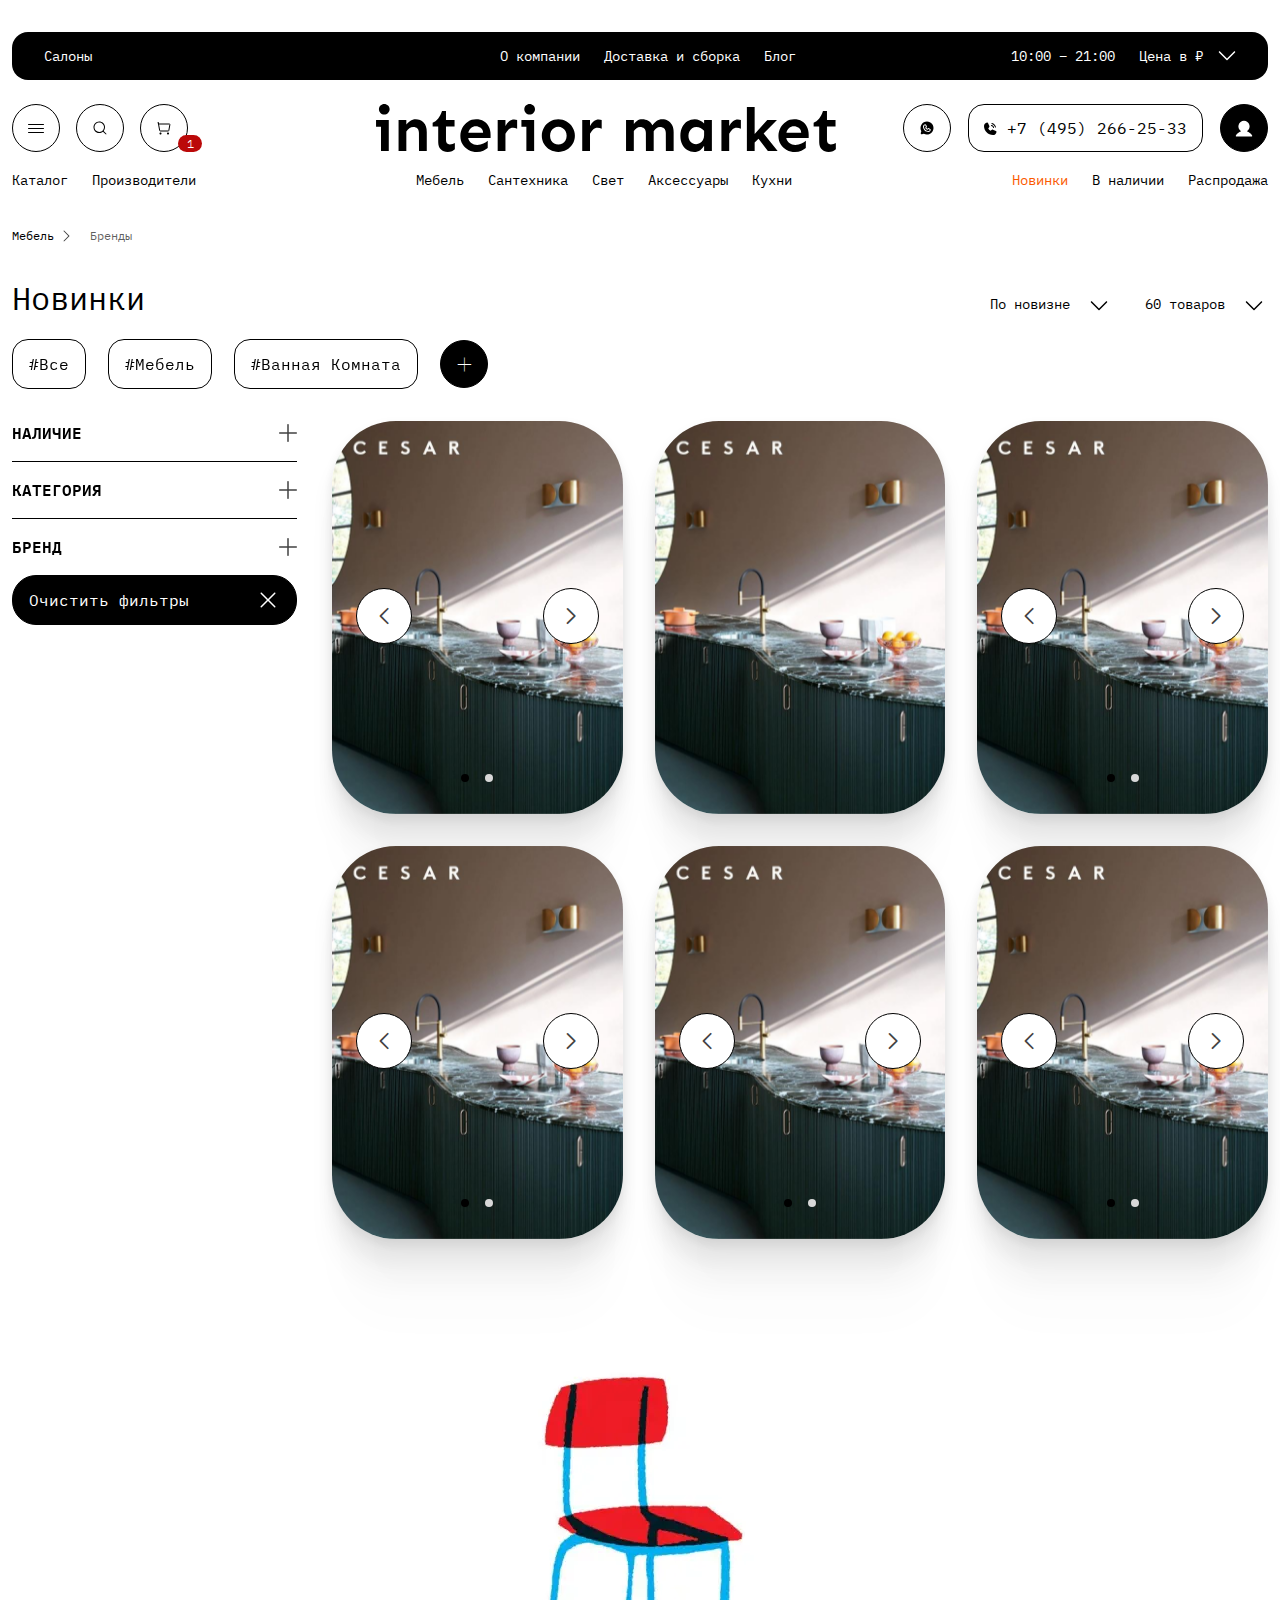
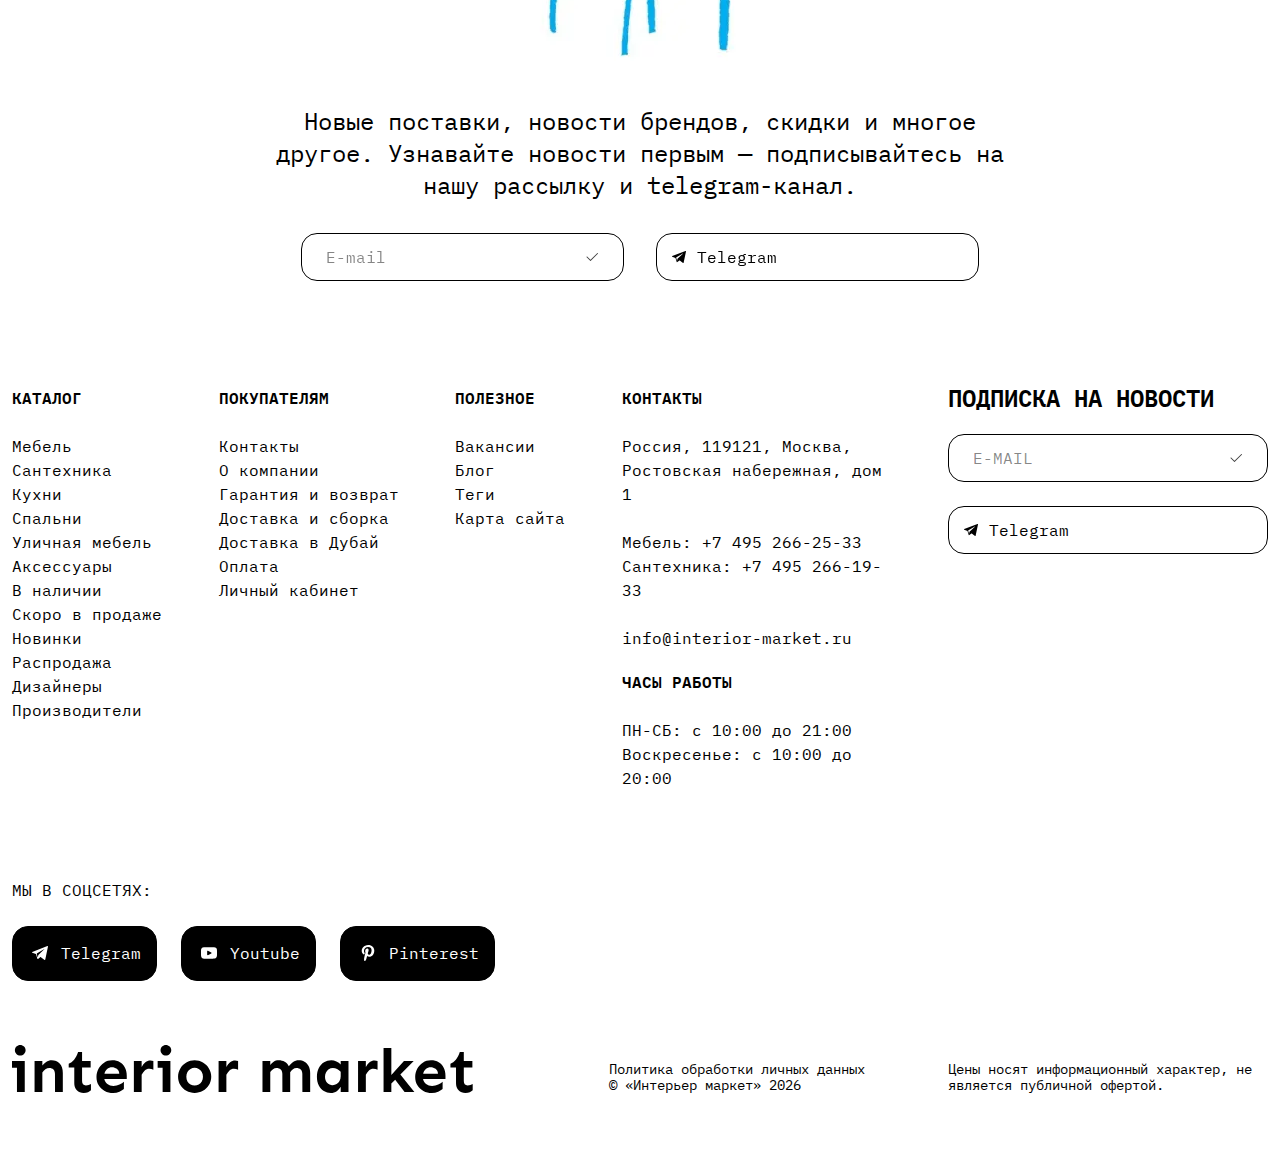
<file: pages/catalog/catalog-new.html>
<!DOCTYPE html>
<html lang="ru">

<head>
    <meta charset="UTF-8" />
    <meta name="viewport" content="width=device-width, user-scalable=no, viewport-fit=cover" />
    <title>Каталог</title>

    <link rel="shortcut icon" href="../../img/favicon.ico" type="image/x-icon" />
    <link rel="icon" href="../../img/favicon.ico" type="image/x-icon" />

    <link rel="stylesheet" type="text/css" href="../../fonts/stylesheet.css" />

    <link rel="stylesheet" type="text/css" href="../../libs/swiper/swiper-bundle.min.css" />
    <link rel="stylesheet" type="text/css" href="../../libs/selectric/selectric.css" />
    <link rel="stylesheet" type="text/css" href="../../libs/micromodal/micromodal.css" />
    <link rel="stylesheet" type="text/css" href="../../libs/fancybox/fancybox.css" />

    <link rel="stylesheet" type="text/css" href="../../css/style.css" />
</head>

<body>

    <div class="siteWrapper">
        <header class="header">
            <div class="container">
                <div class="header__inner">
                    <div class="header-top">
                        <div class="header-top__adress">
                            <a href="#">Салоны</a>
                        </div>

                        <nav class="menu">
                            <ul>
                                <li><a href="#">О компании</a></li>
                                <li><a href="#">Доставка и сборка</a></li>
                                <li><a href="#">Блог</a></li>
                            </ul>
                        </nav>

                        <span class="header-top__time">10:00 – 21:00</span>
                        <div class="site-price">
                            <span class="site-price__text">Цена в </span>
                            <span class="site-price__currency">&#8381;</span>

                            <svg class="site-price__arrow" width="18" height="10" viewBox="0 0 18 10"
                                xmlns="http://www.w3.org/2000/svg">
                                <path fill-rule="evenodd" clip-rule="evenodd"
                                    d="M0.96967 0.46967C1.26256 0.176777 1.73744 0.176777 2.03033 0.46967L9 7.43934L15.9697 0.46967C16.2626 0.176777 16.7374 0.176777 17.0303 0.46967C17.3232 0.762563 17.3232 1.23744 17.0303 1.53033L9.53033 9.03033C9.23744 9.32322 8.76256 9.32322 8.46967 9.03033L0.96967 1.53033C0.676777 1.23744 0.676777 0.762563 0.96967 0.46967Z" />
                            </svg>

                            <div class="site-price__change">
                                <ul class="site-price__list">
                                    <li><a href="#" class="active">₽ — Рубли</a></li>
                                    <li><a href="#">$ — Доллары</a></li>
                                    <li><a href="#">€ — Евро</a></li>
                                </ul>
                            </div>

                        </div>
                    </div>
                    <div class="header-center">

                        <ul class="header-controls">
                            <li>
                                <button class="header-controls__button burger">
                                    <span class="burger__line"></span>
                                    <span class="burger__line"></span>
                                    <span class="burger__line"></span>
                                </button>
                            </li>
                            <li class="mobile">
                                <a href="#" class="link-block">
                                    <svg width="13" height="13" viewBox="0 0 13 13" fill="none"
                                        xmlns="http://www.w3.org/2000/svg">
                                        <path
                                            d="M11.8732 8.90167L8.94586 7.64709C8.79302 7.5813 8.62614 7.5548 8.46044 7.57003C8.29474 7.58525 8.13548 7.64171 7.99719 7.73425L6.432 8.77759C5.47541 8.31233 4.70117 7.5415 4.23169 6.58698L4.23181 6.58685L5.27148 4.99823C5.36198 4.86031 5.41689 4.70212 5.43129 4.53779C5.44569 4.37346 5.41913 4.20813 5.354 4.05658L4.09827 1.12671C4.01279 0.927829 3.86519 0.761988 3.67757 0.654017C3.48994 0.546046 3.2724 0.501753 3.0575 0.527771C2.21304 0.636347 1.43699 1.04864 0.874323 1.68763C0.311657 2.32662 0.000863082 3.14859 0 4C0 8.96265 4.03735 13 9 13C9.85142 12.9991 10.6734 12.6883 11.3124 12.1257C11.9514 11.563 12.3637 10.7869 12.4722 9.94244C12.4982 9.72754 12.4538 9.51002 12.3459 9.32241C12.2379 9.1348 12.0721 8.98719 11.8732 8.90167Z" />
                                        <path
                                            d="M7.83448 1.98302C8.59729 2.18813 9.29281 2.5901 9.85135 3.14864C10.4099 3.70719 10.8119 4.40271 11.017 5.16552C11.0514 5.29338 11.1352 5.40234 11.2499 5.46851C11.3646 5.53467 11.5009 5.55263 11.6288 5.51844C11.7567 5.48425 11.8659 5.40071 11.9323 5.28614C11.9987 5.17158 12.017 5.03534 11.983 4.90734C11.7323 3.97486 11.2409 3.12464 10.5581 2.44186C9.87535 1.75907 9.02513 1.2677 8.09265 1.01696C7.96465 0.983041 7.82842 1.00129 7.71385 1.06769C7.59929 1.1341 7.51574 1.24324 7.48155 1.37117C7.44736 1.49911 7.46532 1.63537 7.53149 1.75008C7.59765 1.86479 7.70662 1.94856 7.83447 1.98302L7.83448 1.98302Z" />
                                        <path
                                            d="M7.31665 3.91534C7.74041 4.02929 8.12678 4.25259 8.43706 4.56288C8.74734 4.87316 8.97065 5.25953 9.0846 5.68328C9.11906 5.81114 9.20283 5.92011 9.31754 5.98627C9.43224 6.05244 9.56851 6.07039 9.69645 6.0362C9.82438 6.00202 9.93352 5.91847 9.99993 5.80391C10.0663 5.68934 10.0846 5.55311 10.0507 5.42511C9.8911 4.83167 9.57839 4.29059 9.14387 3.85607C8.70934 3.42154 8.16826 3.10884 7.57483 2.94928C7.44683 2.91536 7.3106 2.9336 7.19603 3.00001C7.08146 3.06642 6.99792 3.17556 6.96373 3.30349C6.92954 3.43142 6.9475 3.56769 7.01366 3.6824C7.07983 3.7971 7.18879 3.88088 7.31665 3.91534L7.31665 3.91534Z" />
                                    </svg>

                                </a>
                            </li>

                            <li>
                                <button class="header-controls__button btn-search">
                                    <svg width="14" height="14" viewBox="0 0 14 14" fill="none"
                                        xmlns="http://www.w3.org/2000/svg">
                                        <path
                                            d="M13.353 13.3536C13.2592 13.4474 13.132 13.5001 12.9994 13.5001C12.8668 13.5001 12.7396 13.4474 12.6458 13.3536L9.94439 10.6522C8.80816 11.6061 7.34753 12.0846 5.86711 11.9878C4.38669 11.8911 3.00076 11.2265 1.99835 10.1328C0.995939 9.03915 0.454427 7.6007 0.486742 6.11748C0.519056 4.63425 1.1227 3.22075 2.1718 2.17175C3.22089 1.12275 4.63444 0.519222 6.11767 0.487036C7.6009 0.45485 9.0393 0.996486 10.1329 1.99899C11.2265 3.0015 11.8909 4.38748 11.9875 5.86791C12.0842 7.34834 11.6056 8.80892 10.6515 9.94508L13.353 12.6465C13.4467 12.7403 13.4994 12.8674 13.4994 13.0001C13.4994 13.1327 13.4467 13.2598 13.353 13.3536ZM6.24976 11C7.18922 11 8.10759 10.7214 8.88872 10.1995C9.66986 9.67754 10.2787 8.93569 10.6382 8.06774C10.9977 7.19979 11.0918 6.24472 10.9085 5.32331C10.7252 4.4019 10.2728 3.55553 9.60852 2.89124C8.94422 2.22694 8.09785 1.77454 7.17644 1.59126C6.25503 1.40798 5.29997 1.50205 4.43202 1.86156C3.56407 2.22108 2.82222 2.8299 2.30028 3.61103C1.77835 4.39217 1.49976 5.31053 1.49976 6.24999C1.50119 7.50933 2.00209 8.71669 2.89258 9.60718C3.78307 10.4977 4.99042 10.9986 6.24976 11Z" />
                                    </svg>
                                </button>
                            </li>
                            <li>
                                <button class="header-controls__button btn-basket">
                                    <picture>
                                        <source media="(max-width:1023px)" srcset="../../img/basket_white.svg" />
                                        <img src="../../img/basket.svg" alt="basket" />
                                    </picture>
                                    <span class="btn-basket__count">1</span>
                                </button>
                            </li>
                            <li class="mobile not-small-mobile">
                                <a href="#" class="link-block link-login-cabinet">
                                    <svg width="16" height="16" viewBox="0 0 16 16" fill="none"
                                        xmlns="http://www.w3.org/2000/svg">
                                        <mask id="path-1-inside-1_839_6301" fill="white">
                                            <path
                                                d="M14.496 13.2491C13.563 11.6423 12.0689 10.437 10.301 9.86523C11.1479 9.36128 11.806 8.59322 12.1742 7.67903C12.5423 6.76483 12.6002 5.75505 12.3389 4.80479C12.0775 3.85453 11.5115 3.01633 10.7276 2.41894C9.94377 1.82155 8.98548 1.49801 7.99994 1.49801C7.0144 1.49801 6.05611 1.82155 5.27225 2.41894C4.4884 3.01633 3.92234 3.85453 3.66102 4.80479C3.39969 5.75505 3.45755 6.76483 3.8257 7.67903C4.19386 8.59322 4.85195 9.36128 5.69891 9.86523C3.93104 10.437 2.43697 11.6422 1.50399 13.249C1.46002 13.325 1.43683 13.4113 1.43677 13.4991C1.4367 13.5869 1.45977 13.6731 1.50364 13.7492C1.5475 13.8253 1.61063 13.8884 1.68666 13.9324C1.7627 13.9763 1.84896 13.9994 1.93676 13.9994L14.0632 13.9995C14.151 13.9995 14.2373 13.9764 14.3133 13.9325C14.3893 13.8886 14.4525 13.8254 14.4963 13.7493C14.5402 13.6733 14.5633 13.587 14.5632 13.4992C14.5631 13.4114 14.54 13.3251 14.496 13.2491L14.496 13.2491Z" />
                                        </mask>
                                        <path
                                            d="M14.496 13.2491L13.6312 13.7512L13.6467 13.778L13.6639 13.8038L14.496 13.2491ZM10.301 9.86523L9.78963 9.00585L7.88966 10.1363L9.99323 10.8167L10.301 9.86523ZM7.99994 1.49801V0.498013V1.49801ZM5.69891 9.86523L6.00665 10.8167L8.1102 10.1363L6.21025 9.00585L5.69891 9.86523ZM1.50399 13.249L0.639198 12.7469L0.638447 12.7482L1.50399 13.249ZM1.93676 13.9994L1.93677 12.9994H1.93675L1.93676 13.9994ZM14.0632 13.9995L14.0633 12.9995H14.0632L14.0632 13.9995ZM14.496 13.2491L15.3615 12.7483L15.3456 12.7208L15.328 12.6944L14.496 13.2491ZM15.3608 12.747C14.3039 10.9268 12.6114 9.56148 10.6087 8.91375L9.99323 10.8167C11.5264 11.3126 12.8221 12.3577 13.6312 13.7512L15.3608 12.747ZM10.8123 10.7246C11.8475 10.1087 12.6518 9.16994 13.1018 8.05259L11.2466 7.30547C10.9602 8.01651 10.4484 8.61389 9.78963 9.00585L10.8123 10.7246ZM13.1018 8.05259C13.5518 6.93523 13.6225 5.70106 13.3031 4.53963L11.3747 5.06995C11.5779 5.80905 11.5329 6.59443 11.2466 7.30547L13.1018 8.05259ZM13.3031 4.53963C12.9837 3.37819 12.2918 2.35373 11.3338 1.62359L10.1215 3.21429C10.7311 3.67893 11.1714 4.33086 11.3747 5.06995L13.3031 4.53963ZM11.3338 1.62359C10.3757 0.893451 9.20449 0.498013 7.99994 0.498013V2.49801C8.76647 2.49801 9.51181 2.74966 10.1215 3.21429L11.3338 1.62359ZM7.99994 0.498013C6.79539 0.498013 5.62414 0.893451 4.6661 1.62359L5.87841 3.21429C6.48807 2.74966 7.2334 2.49801 7.99994 2.49801V0.498013ZM4.6661 1.62359C3.70806 2.35373 3.01621 3.37819 2.69681 4.53963L4.62522 5.06995C4.82847 4.33086 5.26874 3.67893 5.87841 3.21429L4.6661 1.62359ZM2.69681 4.53963C2.37741 5.70106 2.44813 6.93523 2.8981 8.05259L4.75331 7.30547C4.46697 6.59443 4.42196 5.80905 4.62522 5.06995L2.69681 4.53963ZM2.8981 8.05259C3.34806 9.16994 4.1524 10.1087 5.18757 10.7246L6.21025 9.00585C5.55151 8.61389 5.03965 8.01651 4.75331 7.30547L2.8981 8.05259ZM5.39117 8.91375C3.38854 9.56147 1.69606 10.9267 0.639199 12.7469L2.36879 13.7511C3.17787 12.3577 4.47354 11.3126 6.00665 10.8167L5.39117 8.91375ZM0.638447 12.7482C0.506515 12.9762 0.436956 13.2349 0.436768 13.4984L2.43677 13.4998C2.4367 13.5876 2.41352 13.6738 2.36954 13.7498L0.638447 12.7482ZM0.436768 13.4984C0.43658 13.7618 0.505769 14.0206 0.637374 14.2488L2.3699 13.2496C2.41377 13.3257 2.43683 13.412 2.43677 13.4998L0.436768 13.4984ZM0.637374 14.2488C0.768981 14.477 0.958362 14.6665 1.18646 14.7983L2.18686 13.0665C2.2629 13.1104 2.32603 13.1736 2.3699 13.2496L0.637374 14.2488ZM1.18646 14.7983C1.41457 14.93 1.67335 14.9994 1.93678 14.9994L1.93675 12.9994C2.02456 12.9994 2.11083 13.0225 2.18686 13.0665L1.18646 14.7983ZM1.93675 14.9994L14.0632 14.9995L14.0632 12.9995L1.93677 12.9994L1.93675 14.9994ZM14.0631 14.9995C14.3266 14.9996 14.5854 14.9302 14.8135 14.7984L13.8131 13.0666C13.8892 13.0227 13.9754 12.9995 14.0633 12.9995L14.0631 14.9995ZM14.8135 14.7984C15.0416 14.6667 15.231 14.4771 15.3626 14.2489L13.6301 13.2498C13.674 13.1737 13.7371 13.1105 13.8131 13.0666L14.8135 14.7984ZM15.3626 14.2489C15.4942 14.0207 15.5634 13.7619 15.5632 13.4985L13.5632 13.4999C13.5631 13.4121 13.5862 13.3258 13.6301 13.2498L15.3626 14.2489ZM15.5632 13.4985C15.563 13.235 15.4934 12.9763 15.3615 12.7483L13.6305 13.75C13.5865 13.674 13.5633 13.5878 13.5632 13.4999L15.5632 13.4985ZM15.328 12.6944L15.328 12.6944L13.6639 13.8038L13.6639 13.8038L15.328 12.6944Z"
                                            fill="white" mask="url(#path-1-inside-1_839_6301)" />
                                    </svg>
                                </a>
                            </li>
                        </ul>

                        <button class="burger-mobile burger">
                            <span class="burger__line"></span>
                            <span class="burger__line"></span>
                            <span class="burger__line"></span>
                        </button>

                        <div class="logo-wrapper">
                            <a href="#"></a>
                            <picture>
                                <source media="(max-width:1023px)" srcset="../../img/logo_white.svg" />
                                <img src="../../img/logo_black.svg" alt="logo">
                            </picture>
                        </div>

                        <div class="header-center__info">

                            <a href="#" class="link-block">
                                <svg width="14" height="14" viewBox="0 0 14 14" fill="none"
                                    xmlns="http://www.w3.org/2000/svg">
                                    <path
                                        d="M7 0.5C5.87102 0.500305 4.76157 0.794582 3.78086 1.35387C2.80014 1.91315 1.98196 2.71817 1.40685 3.68969C0.831728 4.6612 0.519497 5.76573 0.500884 6.89456C0.48227 8.02339 0.757915 9.13761 1.30069 10.1276L0.76651 11.9972C0.717502 12.1687 0.715244 12.3502 0.75997 12.5228C0.804695 12.6955 0.894777 12.853 1.02088 12.9791C1.14698 13.1052 1.30451 13.1953 1.47715 13.24C1.64979 13.2848 1.83125 13.2825 2.00272 13.2335L3.87247 12.6993C4.74136 13.1761 5.70777 13.4479 6.69781 13.4939C7.68784 13.5399 8.67529 13.3589 9.58465 12.9648C10.494 12.5706 11.3012 11.9738 11.9445 11.2198C12.5878 10.4659 13.0502 9.57482 13.2964 8.61476C13.5425 7.65471 13.5658 6.65108 13.3646 5.68062C13.1634 4.71016 12.7429 3.79856 12.1353 3.01553C11.5278 2.23249 10.7492 1.59875 9.85913 1.16276C8.96907 0.726766 7.99111 0.500069 7 0.5ZM8.50778 11C8.50595 11.0015 8.50253 11 8.49991 11C7.77699 11 7.06116 10.8575 6.39337 10.5806C5.72558 10.3037 5.11893 9.89788 4.60811 9.38634C4.09729 8.87479 3.69233 8.26756 3.41639 7.59938C3.14045 6.9312 2.99895 6.21517 2.99997 5.49225C3.00225 4.89693 3.24028 4.32675 3.66197 3.90652C4.08365 3.48629 4.65464 3.25022 5.24997 3.25C5.41402 3.25021 5.57511 3.29367 5.71699 3.376C5.85888 3.45833 5.97655 3.57662 6.05814 3.71894L6.78882 4.99775C6.87684 5.15201 6.92224 5.32691 6.92035 5.50451C6.91847 5.68211 6.86936 5.85601 6.77808 6.00837L6.33365 6.74909C6.55345 7.13017 6.86984 7.44657 7.25092 7.66639L7.99161 7.22193C8.14397 7.13064 8.31787 7.08153 8.49547 7.07963C8.67307 7.07773 8.84799 7.12312 9.00226 7.21113L10.281 7.94184C10.4233 8.0234 10.5416 8.14107 10.624 8.28296C10.7063 8.42485 10.7498 8.58595 10.75 8.75C10.7497 9.34531 10.5137 9.91629 10.0935 10.338C9.67325 10.7597 9.1031 10.9977 8.50778 11Z" />
                                    <path
                                        d="M7.52814 8.6662C7.459 8.70771 7.38084 8.73187 7.30034 8.73663C7.21983 8.74138 7.13937 8.72657 7.06583 8.69348C6.28383 8.34216 5.65785 7.7162 5.30652 6.9342C5.27344 6.86065 5.25865 6.78019 5.2634 6.69968C5.26815 6.61918 5.29231 6.54101 5.3338 6.47186L5.9206 5.49384L5.21021 4.25061C4.8868 4.26076 4.57993 4.39598 4.35421 4.62782C4.12848 4.85965 4.00151 5.17002 4 5.49359C3.99917 6.08508 4.11494 6.67093 4.34071 7.21763C4.56648 7.76433 4.89782 8.26117 5.31576 8.67971C5.73371 9.09825 6.23007 9.43029 6.77645 9.65684C7.32283 9.88339 7.90852 10 8.50001 10H8.50641C8.82998 9.9985 9.14035 9.87152 9.37219 9.6458C9.60403 9.42007 9.73925 9.11321 9.74939 8.78979L8.50617 8.07941L7.52814 8.6662Z" />
                                </svg>
                            </a>

                            <a href="tel:+74952662533" class="phone-block">
                                <svg width="13" height="13" viewBox="0 0 13 13" fill="none"
                                    xmlns="http://www.w3.org/2000/svg">
                                    <path
                                        d="M11.8732 8.90167L8.94586 7.64709C8.79302 7.5813 8.62614 7.5548 8.46044 7.57003C8.29474 7.58525 8.13548 7.64171 7.99719 7.73425L6.432 8.77759C5.47541 8.31233 4.70117 7.5415 4.23169 6.58698L4.23181 6.58685L5.27148 4.99823C5.36198 4.86031 5.41689 4.70212 5.43129 4.53779C5.44569 4.37346 5.41913 4.20813 5.354 4.05658L4.09827 1.12671C4.01279 0.927829 3.86519 0.761988 3.67757 0.654017C3.48994 0.546046 3.2724 0.501753 3.0575 0.527771C2.21304 0.636347 1.43699 1.04864 0.874323 1.68763C0.311657 2.32662 0.000863082 3.14859 0 4C0 8.96265 4.03735 13 9 13C9.85142 12.9991 10.6734 12.6883 11.3124 12.1257C11.9514 11.563 12.3637 10.7869 12.4722 9.94244C12.4982 9.72754 12.4538 9.51002 12.3459 9.32241C12.2379 9.1348 12.0721 8.98719 11.8732 8.90167Z" />
                                    <path
                                        d="M7.83448 1.98303C8.59729 2.18814 9.29281 2.5901 9.85135 3.14865C10.4099 3.70719 10.8119 4.40271 11.017 5.16552C11.0514 5.29338 11.1352 5.40235 11.2499 5.46851C11.3646 5.53468 11.5009 5.55263 11.6288 5.51844C11.7567 5.48425 11.8659 5.40071 11.9323 5.28615C11.9987 5.17158 12.017 5.03535 11.983 4.90735C11.7323 3.97486 11.2409 3.12464 10.5581 2.44186C9.87535 1.75908 9.02513 1.2677 8.09265 1.01696C7.96465 0.983045 7.82842 1.00129 7.71385 1.0677C7.59929 1.1341 7.51574 1.24325 7.48155 1.37118C7.44736 1.49911 7.46532 1.63538 7.53149 1.75008C7.59765 1.86479 7.70662 1.94857 7.83447 1.98303L7.83448 1.98303Z" />
                                    <path
                                        d="M7.31665 3.91534C7.74041 4.02929 8.12678 4.25259 8.43706 4.56288C8.74734 4.87316 8.97065 5.25953 9.0846 5.68328C9.11906 5.81114 9.20283 5.92011 9.31754 5.98627C9.43224 6.05244 9.56851 6.07039 9.69645 6.0362C9.82438 6.00202 9.93352 5.91847 9.99993 5.80391C10.0663 5.68934 10.0846 5.55311 10.0507 5.42511C9.8911 4.83167 9.57839 4.29059 9.14387 3.85607C8.70934 3.42154 8.16826 3.10884 7.57483 2.94928C7.44683 2.91536 7.3106 2.9336 7.19603 3.00001C7.08146 3.06642 6.99792 3.17556 6.96373 3.30349C6.92954 3.43142 6.9475 3.56769 7.01366 3.6824C7.07983 3.7971 7.18879 3.88088 7.31665 3.91534L7.31665 3.91534Z" />
                                </svg>
                                +7 (495) 266-25-33</a>

                            <a href="#" class="link-block link-login-cabinet">
                                <svg width="18" height="17" viewBox="0 0 18 17" fill="none"
                                    xmlns="http://www.w3.org/2000/svg">
                                    <path
                                        d="M17.12 15.5614C15.9538 13.5528 14.0862 12.0463 11.8763 11.3315C12.935 10.7016 13.7576 9.74153 14.2178 8.59878C14.678 7.45604 14.7503 6.19381 14.4236 5.00598C14.097 3.81815 13.3894 2.77041 12.4096 2.02367C11.4298 1.27694 10.2319 0.872513 8.99998 0.872513C7.76805 0.872513 6.57019 1.27694 5.59038 2.02367C4.61057 2.77041 3.90299 3.81815 3.57633 5.00598C3.24967 6.19381 3.32199 7.45604 3.78219 8.59878C4.24238 9.74153 5.065 10.7016 6.1237 11.3315C3.91386 12.0463 2.04627 13.5527 0.880052 15.5613C0.825081 15.6563 0.796099 15.7641 0.796021 15.8738C0.795942 15.9836 0.82477 16.0914 0.879605 16.1865C0.93444 16.2816 1.01335 16.3606 1.10839 16.4155C1.20343 16.4704 1.31126 16.4993 1.42101 16.4993L16.5791 16.4994C16.6888 16.4994 16.7966 16.4705 16.8917 16.4156C16.9867 16.3607 17.0657 16.2818 17.1205 16.1867C17.1753 16.0916 17.2042 15.9838 17.2041 15.874C17.204 15.7642 17.175 15.6564 17.12 15.5614L17.12 15.5614Z"
                                        fill="white" />
                                </svg>
                            </a>
                        </div>
                    </div>
                    <div class="header-bottom">
                        <ul>
                            <li><a href="#">Каталог</a></li>
                            <li><a href="#">Производители</a></li>

                            <li><a href="#">Мебель</a></li>
                            <li><a href="#">Сантехника</a></li>
                            <li><a href="#">Свет</a></li>
                            <li><a href="#">Аксессуары</a></li>
                            <li><a href="#">Кухни</a></li>

                            <li><a href="#" class="link-new">Новинки</a></li>
                            <li><a href="#">В наличии</a></li>
                            <li><a href="#">Распродажа</a></li>
                        </ul>
                    </div>
                    <div class="basket-invis">

                        <div class="basket-head">
                            <span class="basket-head__title">Корзина</span>
                            <span class="count-basket">2 товара</span>
                        </div>

                        <div class="basket-list">
                            <div class="basket-item">

                                <div class="basket-item__media">
                                    <picture class="product-card__picture">
                                        <a href="#"></a>
                                        <source type="image/webp" srcset="../../img/product-item1.webp">
                                        <img src="../../img/product-item1.jpg" alt="">
                                    </picture>
                                </div>

                                <div class="basket-item__content">
                                    <span class="product-card__availability product-card__availability--stock">в
                                        наличии</span>

                                    <span class="product-card__brand">Bellavista</span>

                                    <a href="#" class="link">Диван / CARLOTTA / FRMI Moka stained ashwood /
                                        fabric Диван / CARLOTTA / FRMI Moka stained ashwood /
                                        fabric</a>
                                </div>

                                <div class="basket-item__bottom">
                                    <div class="basket-count">
                                        <span class="basket-count__title">Кол-во:</span>
                                        <div class="count-block">
                                            <div class="count-block__body">
                                                <button class="count-btn count-minus"><svg width="12" height="12"
                                                        viewBox="0 0 12 12" fill="none"
                                                        xmlns="http://www.w3.org/2000/svg">
                                                        <path
                                                            d="M10.125 6.375H1.875C1.77554 6.375 1.68016 6.33549 1.60984 6.26517C1.53951 6.19484 1.5 6.09946 1.5 6C1.5 5.90054 1.53951 5.80516 1.60984 5.73484C1.68016 5.66451 1.77554 5.625 1.875 5.625H10.125C10.2245 5.625 10.3198 5.66451 10.3902 5.73484C10.4605 5.80516 10.5 5.90054 10.5 6C10.5 6.09946 10.4605 6.19484 10.3902 6.26517C10.3198 6.33549 10.2245 6.375 10.125 6.375Z"
                                                            fill="black" fill-opacity="0.48" />
                                                    </svg>
                                                </button>
                                                <input class="input-count" type="number" value="1">
                                                <button class="count-btn count-plus"><svg width="12" height="12"
                                                        viewBox="0 0 12 12" fill="none"
                                                        xmlns="http://www.w3.org/2000/svg">
                                                        <path
                                                            d="M10.125 5.625H6.375V1.875C6.375 1.77554 6.33549 1.68016 6.26517 1.60984C6.19484 1.53951 6.09946 1.5 6 1.5C5.90054 1.5 5.80516 1.53951 5.73484 1.60984C5.66451 1.68016 5.625 1.77554 5.625 1.875V5.625H1.875C1.77554 5.625 1.68016 5.66451 1.60984 5.73484C1.53951 5.80516 1.5 5.90054 1.5 6C1.5 6.09946 1.53951 6.19484 1.60984 6.26517C1.68016 6.33549 1.77554 6.375 1.875 6.375H5.625V10.125C5.625 10.2245 5.66451 10.3198 5.73484 10.3902C5.80516 10.4605 5.90054 10.5 6 10.5C6.09946 10.5 6.19484 10.4605 6.26517 10.3902C6.33549 10.3198 6.375 10.2245 6.375 10.125V6.375H10.125C10.2245 6.375 10.3198 6.33549 10.3902 6.26517C10.4605 6.19484 10.5 6.09946 10.5 6C10.5 5.90054 10.4605 5.80516 10.3902 5.73484C10.3198 5.66451 10.2245 5.625 10.125 5.625Z"
                                                            fill="black" fill-opacity="0.48" />
                                                    </svg>
                                                </button>
                                            </div>
                                        </div>
                                    </div>
                                    <div class="product-card__price">
                                        <span class="price-old">1 273 875₽</span>
                                        <span class="price-current">891 712₽</span>
                                    </div>
                                </div>

                                <a href="#" class="basket-detele"><svg width="16" height="16" viewBox="0 0 16 16"
                                        fill="none" xmlns="http://www.w3.org/2000/svg">
                                        <path
                                            d="M13.5 3H11.0002V2.5C10.9998 2.10231 10.8416 1.72104 10.5604 1.43984C10.2792 1.15863 9.89793 1.00045 9.50024 1H6.50024C6.10256 1.00045 5.72129 1.15863 5.44008 1.43984C5.15887 1.72104 5.00069 2.10231 5.00024 2.5V3H2.5C2.36739 3 2.24021 3.05268 2.14645 3.14645C2.05268 3.24021 2 3.36739 2 3.5C2 3.63261 2.05268 3.75979 2.14645 3.85355C2.24021 3.94732 2.36739 4 2.5 4H3V13C3.0003 13.2651 3.10576 13.5193 3.29323 13.7068C3.4807 13.8942 3.73488 13.9997 4 14H12C12.2651 13.9997 12.5193 13.8942 12.7068 13.7068C12.8942 13.5193 12.9997 13.2651 13 13V4H13.5C13.6326 4 13.7598 3.94732 13.8536 3.85355C13.9473 3.75979 14 3.63261 14 3.5C14 3.36739 13.9473 3.24021 13.8536 3.14645C13.7598 3.05268 13.6326 3 13.5 3ZM7.00024 10.5C7.00024 10.6326 6.94757 10.7598 6.8538 10.8536C6.76003 10.9473 6.63285 11 6.50024 11C6.36764 11 6.24046 10.9473 6.14669 10.8536C6.05292 10.7598 6.00024 10.6326 6.00024 10.5V6.5C6.00024 6.36739 6.05292 6.24021 6.14669 6.14645C6.24046 6.05268 6.36764 6 6.50024 6C6.63285 6 6.76003 6.05268 6.8538 6.14645C6.94757 6.24021 7.00024 6.36739 7.00024 6.5V10.5ZM10.0002 10.5C10.0002 10.6326 9.94757 10.7598 9.8538 10.8536C9.76003 10.9473 9.63285 11 9.50024 11C9.36764 11 9.24046 10.9473 9.14669 10.8536C9.05292 10.7598 9.00024 10.6326 9.00024 10.5V6.5C9.00024 6.36739 9.05292 6.24021 9.14669 6.14645C9.24046 6.05268 9.36764 6 9.50024 6C9.63285 6 9.76003 6.05268 9.8538 6.14645C9.94757 6.24021 10.0002 6.36739 10.0002 6.5V10.5ZM10.0002 3H6.00024V2.5C6.0004 2.36744 6.05312 2.24035 6.14686 2.14661C6.24059 2.05288 6.36768 2.00015 6.50024 2H9.50024C9.63281 2.00015 9.75989 2.05288 9.85363 2.14661C9.94737 2.24035 10.0001 2.36744 10.0002 2.5V3Z"
                                            fill="black" fill-opacity="0.48" />
                                    </svg>
                                </a>
                            </div>

                            <div class="basket-item">

                                <div class="basket-item__media">
                                    <picture class="product-card__picture">
                                        <a href="#"></a>
                                        <source type="image/webp" srcset="../../img/product-item2.webp">
                                        <img src="../../img/product-item2.jpg" alt="">
                                    </picture>
                                </div>

                                <div class="basket-item__content">
                                    <span class="product-card__availability product-card__availability--order">под
                                        заказ</span>

                                    <span class="product-card__brand">Bellavista</span>

                                    <a href="#" class="link">Диван</a>
                                </div>

                                <div class="basket-item__bottom">
                                    <div class="basket-count">
                                        <span class="basket-count__title">Кол-во:</span>
                                        <div class="count-block">
                                            <div class="count-block__body">
                                                <button class="count-btn count-minus"><svg width="12" height="12"
                                                        viewBox="0 0 12 12" fill="none"
                                                        xmlns="http://www.w3.org/2000/svg">
                                                        <path
                                                            d="M10.125 6.375H1.875C1.77554 6.375 1.68016 6.33549 1.60984 6.26517C1.53951 6.19484 1.5 6.09946 1.5 6C1.5 5.90054 1.53951 5.80516 1.60984 5.73484C1.68016 5.66451 1.77554 5.625 1.875 5.625H10.125C10.2245 5.625 10.3198 5.66451 10.3902 5.73484C10.4605 5.80516 10.5 5.90054 10.5 6C10.5 6.09946 10.4605 6.19484 10.3902 6.26517C10.3198 6.33549 10.2245 6.375 10.125 6.375Z"
                                                            fill="black" fill-opacity="0.48" />
                                                    </svg>
                                                </button>
                                                <input class="input-count" type="number" value="1">
                                                <button class="count-btn count-plus"><svg width="12" height="12"
                                                        viewBox="0 0 12 12" fill="none"
                                                        xmlns="http://www.w3.org/2000/svg">
                                                        <path
                                                            d="M10.125 5.625H6.375V1.875C6.375 1.77554 6.33549 1.68016 6.26517 1.60984C6.19484 1.53951 6.09946 1.5 6 1.5C5.90054 1.5 5.80516 1.53951 5.73484 1.60984C5.66451 1.68016 5.625 1.77554 5.625 1.875V5.625H1.875C1.77554 5.625 1.68016 5.66451 1.60984 5.73484C1.53951 5.80516 1.5 5.90054 1.5 6C1.5 6.09946 1.53951 6.19484 1.60984 6.26517C1.68016 6.33549 1.77554 6.375 1.875 6.375H5.625V10.125C5.625 10.2245 5.66451 10.3198 5.73484 10.3902C5.80516 10.4605 5.90054 10.5 6 10.5C6.09946 10.5 6.19484 10.4605 6.26517 10.3902C6.33549 10.3198 6.375 10.2245 6.375 10.125V6.375H10.125C10.2245 6.375 10.3198 6.33549 10.3902 6.26517C10.4605 6.19484 10.5 6.09946 10.5 6C10.5 5.90054 10.4605 5.80516 10.3902 5.73484C10.3198 5.66451 10.2245 5.625 10.125 5.625Z"
                                                            fill="black" fill-opacity="0.48" />
                                                    </svg>
                                                </button>
                                            </div>
                                        </div>
                                    </div>
                                    <div class="product-card__price">
                                        <span class="price">1 891 712₽</span>
                                    </div>
                                </div>

                                <a href="#" class="basket-detele"><svg width="16" height="16" viewBox="0 0 16 16"
                                        fill="none" xmlns="http://www.w3.org/2000/svg">
                                        <path
                                            d="M13.5 3H11.0002V2.5C10.9998 2.10231 10.8416 1.72104 10.5604 1.43984C10.2792 1.15863 9.89793 1.00045 9.50024 1H6.50024C6.10256 1.00045 5.72129 1.15863 5.44008 1.43984C5.15887 1.72104 5.00069 2.10231 5.00024 2.5V3H2.5C2.36739 3 2.24021 3.05268 2.14645 3.14645C2.05268 3.24021 2 3.36739 2 3.5C2 3.63261 2.05268 3.75979 2.14645 3.85355C2.24021 3.94732 2.36739 4 2.5 4H3V13C3.0003 13.2651 3.10576 13.5193 3.29323 13.7068C3.4807 13.8942 3.73488 13.9997 4 14H12C12.2651 13.9997 12.5193 13.8942 12.7068 13.7068C12.8942 13.5193 12.9997 13.2651 13 13V4H13.5C13.6326 4 13.7598 3.94732 13.8536 3.85355C13.9473 3.75979 14 3.63261 14 3.5C14 3.36739 13.9473 3.24021 13.8536 3.14645C13.7598 3.05268 13.6326 3 13.5 3ZM7.00024 10.5C7.00024 10.6326 6.94757 10.7598 6.8538 10.8536C6.76003 10.9473 6.63285 11 6.50024 11C6.36764 11 6.24046 10.9473 6.14669 10.8536C6.05292 10.7598 6.00024 10.6326 6.00024 10.5V6.5C6.00024 6.36739 6.05292 6.24021 6.14669 6.14645C6.24046 6.05268 6.36764 6 6.50024 6C6.63285 6 6.76003 6.05268 6.8538 6.14645C6.94757 6.24021 7.00024 6.36739 7.00024 6.5V10.5ZM10.0002 10.5C10.0002 10.6326 9.94757 10.7598 9.8538 10.8536C9.76003 10.9473 9.63285 11 9.50024 11C9.36764 11 9.24046 10.9473 9.14669 10.8536C9.05292 10.7598 9.00024 10.6326 9.00024 10.5V6.5C9.00024 6.36739 9.05292 6.24021 9.14669 6.14645C9.24046 6.05268 9.36764 6 9.50024 6C9.63285 6 9.76003 6.05268 9.8538 6.14645C9.94757 6.24021 10.0002 6.36739 10.0002 6.5V10.5ZM10.0002 3H6.00024V2.5C6.0004 2.36744 6.05312 2.24035 6.14686 2.14661C6.24059 2.05288 6.36768 2.00015 6.50024 2H9.50024C9.63281 2.00015 9.75989 2.05288 9.85363 2.14661C9.94737 2.24035 10.0001 2.36744 10.0002 2.5V3Z"
                                            fill="black" fill-opacity="0.48" />
                                    </svg>
                                </a>
                            </div>

                            <div class="basket-item">

                                <div class="basket-item__media">
                                    <picture class="product-card__picture">
                                        <a href="#"></a>
                                        <source type="image/webp" srcset="../../img/product-item1.webp">
                                        <img src="../../img/product-item1.jpg" alt="">
                                    </picture>
                                </div>

                                <div class="basket-item__content">
                                    <span class="product-card__availability product-card__availability--stock">в
                                        наличии</span>

                                    <span class="product-card__brand">Bellavista</span>

                                    <a href="#" class="link">Диван / CARLOTTA / FRMI Moka stained ashwood /
                                        fabric Диван / CARLOTTA / FRMI Moka stained ashwood /
                                        fabric</a>
                                </div>

                                <div class="basket-item__bottom">
                                    <div class="basket-count">
                                        <span class="basket-count__title">Кол-во:</span>
                                        <div class="count-block">
                                            <div class="count-block__body">
                                                <button class="count-btn count-minus"><svg width="12" height="12"
                                                        viewBox="0 0 12 12" fill="none"
                                                        xmlns="http://www.w3.org/2000/svg">
                                                        <path
                                                            d="M10.125 6.375H1.875C1.77554 6.375 1.68016 6.33549 1.60984 6.26517C1.53951 6.19484 1.5 6.09946 1.5 6C1.5 5.90054 1.53951 5.80516 1.60984 5.73484C1.68016 5.66451 1.77554 5.625 1.875 5.625H10.125C10.2245 5.625 10.3198 5.66451 10.3902 5.73484C10.4605 5.80516 10.5 5.90054 10.5 6C10.5 6.09946 10.4605 6.19484 10.3902 6.26517C10.3198 6.33549 10.2245 6.375 10.125 6.375Z"
                                                            fill="black" fill-opacity="0.48" />
                                                    </svg>
                                                </button>
                                                <input class="input-count" type="number" value="1">
                                                <button class="count-btn count-plus"><svg width="12" height="12"
                                                        viewBox="0 0 12 12" fill="none"
                                                        xmlns="http://www.w3.org/2000/svg">
                                                        <path
                                                            d="M10.125 5.625H6.375V1.875C6.375 1.77554 6.33549 1.68016 6.26517 1.60984C6.19484 1.53951 6.09946 1.5 6 1.5C5.90054 1.5 5.80516 1.53951 5.73484 1.60984C5.66451 1.68016 5.625 1.77554 5.625 1.875V5.625H1.875C1.77554 5.625 1.68016 5.66451 1.60984 5.73484C1.53951 5.80516 1.5 5.90054 1.5 6C1.5 6.09946 1.53951 6.19484 1.60984 6.26517C1.68016 6.33549 1.77554 6.375 1.875 6.375H5.625V10.125C5.625 10.2245 5.66451 10.3198 5.73484 10.3902C5.80516 10.4605 5.90054 10.5 6 10.5C6.09946 10.5 6.19484 10.4605 6.26517 10.3902C6.33549 10.3198 6.375 10.2245 6.375 10.125V6.375H10.125C10.2245 6.375 10.3198 6.33549 10.3902 6.26517C10.4605 6.19484 10.5 6.09946 10.5 6C10.5 5.90054 10.4605 5.80516 10.3902 5.73484C10.3198 5.66451 10.2245 5.625 10.125 5.625Z"
                                                            fill="black" fill-opacity="0.48" />
                                                    </svg>
                                                </button>
                                            </div>
                                        </div>
                                    </div>
                                    <div class="product-card__price">
                                        <span class="price-old">1 273 875₽</span>
                                        <span class="price-current">891 712₽</span>
                                    </div>
                                </div>

                                <a href="#" class="basket-detele"><svg width="16" height="16" viewBox="0 0 16 16"
                                        fill="none" xmlns="http://www.w3.org/2000/svg">
                                        <path
                                            d="M13.5 3H11.0002V2.5C10.9998 2.10231 10.8416 1.72104 10.5604 1.43984C10.2792 1.15863 9.89793 1.00045 9.50024 1H6.50024C6.10256 1.00045 5.72129 1.15863 5.44008 1.43984C5.15887 1.72104 5.00069 2.10231 5.00024 2.5V3H2.5C2.36739 3 2.24021 3.05268 2.14645 3.14645C2.05268 3.24021 2 3.36739 2 3.5C2 3.63261 2.05268 3.75979 2.14645 3.85355C2.24021 3.94732 2.36739 4 2.5 4H3V13C3.0003 13.2651 3.10576 13.5193 3.29323 13.7068C3.4807 13.8942 3.73488 13.9997 4 14H12C12.2651 13.9997 12.5193 13.8942 12.7068 13.7068C12.8942 13.5193 12.9997 13.2651 13 13V4H13.5C13.6326 4 13.7598 3.94732 13.8536 3.85355C13.9473 3.75979 14 3.63261 14 3.5C14 3.36739 13.9473 3.24021 13.8536 3.14645C13.7598 3.05268 13.6326 3 13.5 3ZM7.00024 10.5C7.00024 10.6326 6.94757 10.7598 6.8538 10.8536C6.76003 10.9473 6.63285 11 6.50024 11C6.36764 11 6.24046 10.9473 6.14669 10.8536C6.05292 10.7598 6.00024 10.6326 6.00024 10.5V6.5C6.00024 6.36739 6.05292 6.24021 6.14669 6.14645C6.24046 6.05268 6.36764 6 6.50024 6C6.63285 6 6.76003 6.05268 6.8538 6.14645C6.94757 6.24021 7.00024 6.36739 7.00024 6.5V10.5ZM10.0002 10.5C10.0002 10.6326 9.94757 10.7598 9.8538 10.8536C9.76003 10.9473 9.63285 11 9.50024 11C9.36764 11 9.24046 10.9473 9.14669 10.8536C9.05292 10.7598 9.00024 10.6326 9.00024 10.5V6.5C9.00024 6.36739 9.05292 6.24021 9.14669 6.14645C9.24046 6.05268 9.36764 6 9.50024 6C9.63285 6 9.76003 6.05268 9.8538 6.14645C9.94757 6.24021 10.0002 6.36739 10.0002 6.5V10.5ZM10.0002 3H6.00024V2.5C6.0004 2.36744 6.05312 2.24035 6.14686 2.14661C6.24059 2.05288 6.36768 2.00015 6.50024 2H9.50024C9.63281 2.00015 9.75989 2.05288 9.85363 2.14661C9.94737 2.24035 10.0001 2.36744 10.0002 2.5V3Z"
                                            fill="black" fill-opacity="0.48" />
                                    </svg>
                                </a>
                            </div>

                            <div class="basket-item">

                                <div class="basket-item__media">
                                    <picture class="product-card__picture">
                                        <a href="#"></a>
                                        <source type="image/webp" srcset="../../img/product-item2.webp">
                                        <img src="../../img/product-item2.jpg" alt="">
                                    </picture>
                                </div>

                                <div class="basket-item__content">
                                    <span class="product-card__availability product-card__availability--order">под
                                        заказ</span>

                                    <span class="product-card__brand">Bellavista</span>

                                    <a href="#" class="link">Диван</a>
                                </div>

                                <div class="basket-item__bottom">
                                    <div class="basket-count">
                                        <span class="basket-count__title">Кол-во:</span>
                                        <div class="count-block">
                                            <div class="count-block__body">
                                                <button class="count-btn count-minus"><svg width="12" height="12"
                                                        viewBox="0 0 12 12" fill="none"
                                                        xmlns="http://www.w3.org/2000/svg">
                                                        <path
                                                            d="M10.125 6.375H1.875C1.77554 6.375 1.68016 6.33549 1.60984 6.26517C1.53951 6.19484 1.5 6.09946 1.5 6C1.5 5.90054 1.53951 5.80516 1.60984 5.73484C1.68016 5.66451 1.77554 5.625 1.875 5.625H10.125C10.2245 5.625 10.3198 5.66451 10.3902 5.73484C10.4605 5.80516 10.5 5.90054 10.5 6C10.5 6.09946 10.4605 6.19484 10.3902 6.26517C10.3198 6.33549 10.2245 6.375 10.125 6.375Z"
                                                            fill="black" fill-opacity="0.48" />
                                                    </svg>
                                                </button>
                                                <input class="input-count" type="number" value="1">
                                                <button class="count-btn count-plus"><svg width="12" height="12"
                                                        viewBox="0 0 12 12" fill="none"
                                                        xmlns="http://www.w3.org/2000/svg">
                                                        <path
                                                            d="M10.125 5.625H6.375V1.875C6.375 1.77554 6.33549 1.68016 6.26517 1.60984C6.19484 1.53951 6.09946 1.5 6 1.5C5.90054 1.5 5.80516 1.53951 5.73484 1.60984C5.66451 1.68016 5.625 1.77554 5.625 1.875V5.625H1.875C1.77554 5.625 1.68016 5.66451 1.60984 5.73484C1.53951 5.80516 1.5 5.90054 1.5 6C1.5 6.09946 1.53951 6.19484 1.60984 6.26517C1.68016 6.33549 1.77554 6.375 1.875 6.375H5.625V10.125C5.625 10.2245 5.66451 10.3198 5.73484 10.3902C5.80516 10.4605 5.90054 10.5 6 10.5C6.09946 10.5 6.19484 10.4605 6.26517 10.3902C6.33549 10.3198 6.375 10.2245 6.375 10.125V6.375H10.125C10.2245 6.375 10.3198 6.33549 10.3902 6.26517C10.4605 6.19484 10.5 6.09946 10.5 6C10.5 5.90054 10.4605 5.80516 10.3902 5.73484C10.3198 5.66451 10.2245 5.625 10.125 5.625Z"
                                                            fill="black" fill-opacity="0.48" />
                                                    </svg>
                                                </button>
                                            </div>
                                        </div>
                                    </div>
                                    <div class="product-card__price">
                                        <span class="price">1 891 712₽</span>
                                    </div>
                                </div>

                                <a href="#" class="basket-detele"><svg width="16" height="16" viewBox="0 0 16 16"
                                        fill="none" xmlns="http://www.w3.org/2000/svg">
                                        <path
                                            d="M13.5 3H11.0002V2.5C10.9998 2.10231 10.8416 1.72104 10.5604 1.43984C10.2792 1.15863 9.89793 1.00045 9.50024 1H6.50024C6.10256 1.00045 5.72129 1.15863 5.44008 1.43984C5.15887 1.72104 5.00069 2.10231 5.00024 2.5V3H2.5C2.36739 3 2.24021 3.05268 2.14645 3.14645C2.05268 3.24021 2 3.36739 2 3.5C2 3.63261 2.05268 3.75979 2.14645 3.85355C2.24021 3.94732 2.36739 4 2.5 4H3V13C3.0003 13.2651 3.10576 13.5193 3.29323 13.7068C3.4807 13.8942 3.73488 13.9997 4 14H12C12.2651 13.9997 12.5193 13.8942 12.7068 13.7068C12.8942 13.5193 12.9997 13.2651 13 13V4H13.5C13.6326 4 13.7598 3.94732 13.8536 3.85355C13.9473 3.75979 14 3.63261 14 3.5C14 3.36739 13.9473 3.24021 13.8536 3.14645C13.7598 3.05268 13.6326 3 13.5 3ZM7.00024 10.5C7.00024 10.6326 6.94757 10.7598 6.8538 10.8536C6.76003 10.9473 6.63285 11 6.50024 11C6.36764 11 6.24046 10.9473 6.14669 10.8536C6.05292 10.7598 6.00024 10.6326 6.00024 10.5V6.5C6.00024 6.36739 6.05292 6.24021 6.14669 6.14645C6.24046 6.05268 6.36764 6 6.50024 6C6.63285 6 6.76003 6.05268 6.8538 6.14645C6.94757 6.24021 7.00024 6.36739 7.00024 6.5V10.5ZM10.0002 10.5C10.0002 10.6326 9.94757 10.7598 9.8538 10.8536C9.76003 10.9473 9.63285 11 9.50024 11C9.36764 11 9.24046 10.9473 9.14669 10.8536C9.05292 10.7598 9.00024 10.6326 9.00024 10.5V6.5C9.00024 6.36739 9.05292 6.24021 9.14669 6.14645C9.24046 6.05268 9.36764 6 9.50024 6C9.63285 6 9.76003 6.05268 9.8538 6.14645C9.94757 6.24021 10.0002 6.36739 10.0002 6.5V10.5ZM10.0002 3H6.00024V2.5C6.0004 2.36744 6.05312 2.24035 6.14686 2.14661C6.24059 2.05288 6.36768 2.00015 6.50024 2H9.50024C9.63281 2.00015 9.75989 2.05288 9.85363 2.14661C9.94737 2.24035 10.0001 2.36744 10.0002 2.5V3Z"
                                            fill="black" fill-opacity="0.48" />
                                    </svg>
                                </a>
                            </div>
                        </div>

                        <ul class="basket-form__result">
                            <li>
                                <span class="tit">Сумма:</span>
                                <span class="price">2 783 424₽</span>
                            </li>
                            <li>
                                <span class="tit">Доставка:</span>
                                <span class="price">12 000₽</span>
                            </li>
                            <li>
                                <span class="tit">Итого:</span>
                                <span class="price">2 783 424₽</span>
                            </li>
                        </ul>

                        <button class="btn btn-black">Оформить заказ</button>
                    </div>
                    <div class="search-invis">
                        <div class="input-item">
                            <input type="text" placeholder="Поиск...">
                            <button class="icon-check">
                                <svg width="20" height="20" viewBox="0 0 20 20" fill="none"
                                    xmlns="http://www.w3.org/2000/svg">
                                    <path
                                        d="M17.94 17.942C17.8228 18.0592 17.6638 18.1251 17.498 18.1251C17.3322 18.1251 17.1732 18.0592 17.056 17.942L13.6792 14.5652C12.2589 15.7576 10.4332 16.3557 8.58264 16.2348C6.73211 16.1138 4.9997 15.2832 3.74669 13.9161C2.49367 12.5489 1.81678 10.7509 1.85718 8.89684C1.89757 7.04281 2.65213 5.27593 3.9635 3.96468C5.27486 2.65343 7.0418 1.89902 8.89584 1.85879C10.7499 1.81856 12.5479 2.4956 13.9149 3.74874C15.2819 5.00187 16.1124 6.73435 16.2332 8.58488C16.354 10.4354 15.7557 12.2611 14.5632 13.6813L17.94 17.0581C18.0572 17.1753 18.123 17.3343 18.123 17.5001C18.123 17.6658 18.0572 17.8248 17.94 17.942ZM9.06096 15C10.2353 15 11.3832 14.6518 12.3597 13.9993C13.3361 13.3469 14.0971 12.4196 14.5465 11.3347C14.9959 10.2497 15.1135 9.0559 14.8844 7.90414C14.6553 6.75237 14.0898 5.69441 13.2594 4.86404C12.429 4.03366 11.3711 3.46817 10.2193 3.23907C9.06754 3.00997 7.87371 3.12755 6.78877 3.57695C5.70384 4.02635 4.77652 4.78737 4.1241 5.76379C3.47168 6.7402 3.12345 7.88816 3.12345 9.06248C3.12524 10.6367 3.75136 12.1459 4.86448 13.259C5.97759 14.3721 7.48678 14.9982 9.06096 15Z"
                                        fill="black" />
                                </svg>
                            </button>
                        </div>

                        <div class="search-invis__result">
                            <ul>
                                <li><a href="#">Двухместные диваны</a></li>
                                <li><a href="#">Трехместные диваны</a></li>
                                <li><a href="#">Диваны Minotti</a></li>
                            </ul>
                            <a href="#" class="btn btn-black">Все результаты</a>
                        </div>
                    </div>
                </div>
            </div>
        </header>

        <main class="main">
            <seciton class="breadcrumbs">
                <div class="container">
                    <ul class="breadcrumbs__list">
                        <li><a href="#">Мебель</a></li>
                        <li><span>Бренды</span></li>
                    </ul>
                </div>
            </seciton>

            <section class="catalog">
                <div class="container">
                    <div class="catalog__inner">

                        <div class="catalog__controls">

                            <h1 class="caption">Новинки</h1>

                            <ul class="filter-settings">
                                <li>
                                    <a href="#"></a>
                                    <span>#Все</span>
                                </li>
                                <li>
                                    <a href="#"></a>
                                    <span>#Мебель</span>
                                </li>
                                <li>
                                    <a href="#"></a>
                                    <span>#Ванная комната</span>
                                </li>

                                <button class="catalog-collections__more catalog-collections__more--plus">
                                    <span class="symbol">+</span>
                                </button>
                            </ul>

                            <div class="catalog-settings">

                                <button class="mobile-filter">

                                    Фильтры

                                    <svg width="16" height="16" viewBox="0 0 16 16" fill="none"
                                        xmlns="http://www.w3.org/2000/svg">
                                        <path
                                            d="M8.5 10.2496H2.5C2.36739 10.2496 2.24021 10.3023 2.14645 10.396C2.05268 10.4898 2 10.617 2 10.7496C2 10.8822 2.05268 11.0094 2.14645 11.1031C2.24021 11.1969 2.36739 11.2496 2.5 11.2496H8.5C8.63261 11.2496 8.75979 11.1969 8.85355 11.1031C8.94732 11.0094 9 10.8822 9 10.7496C9 10.617 8.94732 10.4898 8.85355 10.396C8.75979 10.3023 8.63261 10.2496 8.5 10.2496Z"
                                            fill="white" />
                                        <path
                                            d="M13.5 10.2496H11V9.24957C11 9.11696 10.9473 8.98979 10.8536 8.89602C10.7598 8.80225 10.6326 8.74957 10.5 8.74957C10.3674 8.74957 10.2402 8.80225 10.1464 8.89602C10.0527 8.98979 10 9.11696 10 9.24957V12.2496C10 12.3822 10.0527 12.5094 10.1464 12.6031C10.2402 12.6969 10.3674 12.7496 10.5 12.7496C10.6326 12.7496 10.7598 12.6969 10.8536 12.6031C10.9473 12.5094 11 12.3822 11 12.2496V11.2496H13.5C13.6326 11.2496 13.7598 11.1969 13.8536 11.1031C13.9473 11.0094 14 10.8822 14 10.7496C14 10.617 13.9473 10.4898 13.8536 10.396C13.7598 10.3023 13.6326 10.2496 13.5 10.2496Z"
                                            fill="white" />
                                        <path
                                            d="M2.5 5.74954L4.5 5.7496C4.63261 5.7496 4.75979 5.69693 4.85355 5.60316C4.94732 5.50939 5 5.38221 5 5.2496C5 5.117 4.94732 4.98982 4.85355 4.89605C4.75979 4.80228 4.63261 4.7496 4.5 4.7496L2.5 4.74954C2.36739 4.74954 2.24021 4.80222 2.14645 4.89599C2.05268 4.98976 2 5.11693 2 5.24954C2 5.38215 2.05268 5.50933 2.14645 5.6031C2.24021 5.69686 2.36739 5.74954 2.5 5.74954Z"
                                            fill="white" />
                                        <path
                                            d="M6.5 7.24957C6.63261 7.24957 6.75978 7.19689 6.85355 7.10312C6.94731 7.00935 6.99999 6.88218 7 6.74957V5.74957L13.5 5.74951C13.6326 5.74951 13.7598 5.69683 13.8536 5.60306C13.9473 5.5093 14 5.38212 14 5.24951C14 5.1169 13.9473 4.98973 13.8536 4.89596C13.7598 4.80219 13.6326 4.74951 13.5 4.74951L7 4.74957V3.74957C7 3.61696 6.94732 3.48979 6.85355 3.39602C6.75979 3.30225 6.63261 3.24957 6.5 3.24957C6.36739 3.24957 6.24021 3.30225 6.14645 3.39602C6.05268 3.48979 6 3.61696 6 3.74957V6.74957C6.00001 6.88218 6.05269 7.00935 6.14645 7.10312C6.24022 7.19689 6.36739 7.24957 6.5 7.24957Z"
                                            fill="white" />
                                    </svg>
                                </button>

                                <div class="select-wrapper select-product-sort">
                                    <select name="" id="">
                                        <option value="">По новизне</option>
                                        <option value="">По цене</option>
                                        <option value="">По популярности</option>
                                    </select>
                                </div>

                                <div class="select-wrapper select-product-count">
                                    <select name="" id="">
                                        <option value="">60 товаров</option>
                                        <option value="">60 товаров</option>
                                        <option value="">60 товаров</option>
                                    </select>
                                </div>
                            </div>
                        </div>

                        <div class="catalog__leftSide">
                            <div class="filter-section">
                                <div class="filter-row">
                                    <div class="filter-head">
                                        <span>Наличие</span>
                                    </div>
                                    <div class="filter-body">
                                        <div class="check-list">
                                            <div class="check-list__inner">
                                                <div class="check-block">
                                                    <input type="checkbox" id="n1">
                                                    <label for="n1">В наличии</label>
                                                </div>
                                                <div class="check-block">
                                                    <input type="checkbox" id="n2">
                                                    <label for="n2">Скоро в салоне</label>
                                                </div>
                                                <div class="check-block">
                                                    <input type="checkbox" id="n3">
                                                    <label for="n3">Под заказ</label>
                                                </div>
                                            </div>
                                        </div>
                                    </div>
                                </div>
                                <div class="filter-row">
                                    <div class="filter-head">
                                        <span>Категория</span>
                                    </div>
                                    <div class="filter-body">
                                        <ul class="filter-menu">
                                            <li>
                                                <a href="#">Все</a>
                                                <ul class="filter-sub">
                                                    <li>
                                                        <a href="#">Мебель</a>
                                                        <ul>
                                                            <li><a href="#" class="active">Мягкая мебель</a></li>
                                                            <li><a href="#">Столы и стулья</a></li>
                                                            <li><a href="#">Мебель для хранения</a></li>
                                                            <li><a href="#">Спальня</a></li>
                                                            <li><a href="#">Мебель для детей и подростков</a></li>
                                                        </ul>
                                                    </li>
                                                </ul>
                                            </li>
                                        </ul>
                                    </div>
                                </div>
                                <div class="filter-row filter-brand">
                                    <div class="filter-head">
                                        <span>Бренд</span>
                                    </div>
                                    <div class="filter-body">
                                        <div class="input-item">
                                            <input type="text" placeholder="Поиск" class="input-brand-filter">
                                            <button class="icon-check">
                                                <svg width="20" height="20" viewBox="0 0 20 20" fill="none"
                                                    xmlns="http://www.w3.org/2000/svg">
                                                    <path
                                                        d="M17.94 17.942C17.8228 18.0592 17.6638 18.1251 17.498 18.1251C17.3322 18.1251 17.1732 18.0592 17.056 17.942L13.6792 14.5652C12.2589 15.7576 10.4332 16.3557 8.58264 16.2348C6.73211 16.1138 4.9997 15.2832 3.74669 13.9161C2.49367 12.5489 1.81678 10.7509 1.85718 8.89684C1.89757 7.04281 2.65213 5.27593 3.9635 3.96468C5.27486 2.65343 7.0418 1.89902 8.89584 1.85879C10.7499 1.81856 12.5479 2.4956 13.9149 3.74874C15.2819 5.00187 16.1124 6.73435 16.2332 8.58488C16.354 10.4354 15.7557 12.2611 14.5632 13.6813L17.94 17.0581C18.0572 17.1753 18.123 17.3343 18.123 17.5001C18.123 17.6658 18.0572 17.8248 17.94 17.942ZM9.06096 15C10.2353 15 11.3832 14.6518 12.3597 13.9993C13.3361 13.3469 14.0971 12.4196 14.5465 11.3347C14.9959 10.2497 15.1135 9.0559 14.8844 7.90414C14.6553 6.75237 14.0898 5.69441 13.2594 4.86404C12.429 4.03366 11.3711 3.46817 10.2193 3.23907C9.06754 3.00997 7.87371 3.12755 6.78877 3.57695C5.70384 4.02635 4.77652 4.78737 4.1241 5.76379C3.47168 6.7402 3.12345 7.88816 3.12345 9.06248C3.12524 10.6367 3.75136 12.1459 4.86448 13.259C5.97759 14.3721 7.48678 14.9982 9.06096 15Z"
                                                        fill="black" />
                                                </svg>
                                            </button>
                                        </div>

                                        <div class="list-letters">
                                            <ul>
                                                <li><a href="#" class="letter disabled">#</a></li>
                                                <li><a href="#" class="letter">A</a></li>
                                                <li><a href="#" class="letter">B</a></li>
                                                <li><a href="#" class="letter">C</a></li>
                                                <li><a href="#" class="letter">D</a></li>
                                                <li><a href="#" class="letter">E</a></li>
                                                <li><a href="#" class="letter">F</a></li>
                                                <li><a href="#" class="letter">G</a></li>
                                                <li><a href="#" class="letter">H</a></li>
                                                <li><a href="#" class="letter">I</a></li>
                                                <li><a href="#" class="letter">J</a></li>
                                                <li><a href="#" class="letter">K</a></li>
                                                <li><a href="#" class="letter">L</a></li>
                                                <li><a href="#" class="letter">M</a></li>
                                                <li><a href="#" class="letter disabled">N</a></li>
                                                <li><a href="#" class="letter disabled">O</a></li>
                                                <li><a href="#" class="letter">P</a></li>
                                                <li><a href="#" class="letter disabled">Q</a></li>
                                                <li><a href="#" class="letter">R</a></li>
                                                <li><a href="#" class="letter">S</a></li>
                                                <li><a href="#" class="letter">T</a></li>
                                                <li><a href="#" class="letter">U</a></li>
                                                <li><a href="#" class="letter">V</a></li>
                                                <li><a href="#" class="letter disabled">W</a></li>
                                                <li><a href="#" class="letter disabled">X</a></li>
                                                <li><a href="#" class="letter disabled">Y</a></li>
                                                <li><a href="#" class="letter">Z</a></li>
                                                <li><a href="#" class="letter vilka">A–Z</a></li>
                                            </ul>
                                        </div>

                                        <div class="check-list">
                                            <div class="check-list__inner">
                                                <span class="letter">A</span>
                                                <div class="check-block">
                                                    <input type="checkbox" id="t1">
                                                    <label for="t1">ACERBIS</label>
                                                </div>
                                                <div class="check-block">
                                                    <input type="checkbox" id="t2">
                                                    <label for="t2">Alias</label>
                                                </div>
                                                <div class="check-block">
                                                    <input type="checkbox" id="t3">
                                                    <label for="t3">ALIVAR</label>
                                                </div>
                                                <div class="check-block">
                                                    <input type="checkbox" id="t4">
                                                    <label for="t4">ACTIU</label>
                                                </div>
                                                <div class="check-block">
                                                    <input type="checkbox" id="t5">
                                                    <label for="t5">Amura</label>
                                                </div>
                                                <div class="check-block">
                                                    <input type="checkbox" id="t6">
                                                    <label for="t6">Annibale Colombo</label>
                                                </div>
                                                <div class="check-block">
                                                    <input type="checkbox" id="t7">
                                                    <label for="t7">Antonio Lupi</label>
                                                </div>
                                                <div class="check-block">
                                                    <input type="checkbox" id="t8">
                                                    <label for="t8">ARCHIPELAGO</label>
                                                </div>
                                                <div class="check-block">
                                                    <input type="checkbox" id="t9">
                                                    <label for="t9">Arketipo</label>
                                                </div>
                                                <div class="check-block">
                                                    <input type="checkbox" id="t10">
                                                    <label for="t10">Arper</label>
                                                </div>
                                                <div class="check-block">
                                                    <input type="checkbox" id="t11">
                                                    <label for="t11">Asnaghi</label>
                                                </div>
                                                <div class="check-block">
                                                    <input type="checkbox" id="t12">
                                                    <label for="t12">Axil</label>
                                                </div>
                                                <span class="letter">B</span>
                                                <div class="check-block"><input type="checkbox" id="b1"><label
                                                        for="b1">B&B Italy</label></div>
                                                <div class="check-block"><input type="checkbox" id="b2"><label
                                                        for="b2">Baxter</label></div>
                                                <div class="check-block"><input type="checkbox" id="b3"><label
                                                        for="b3">BELLAVISTA</label></div>
                                                <div class="check-block"><input type="checkbox" id="b4"><label
                                                        for="b4">BLACK TIE</label></div>
                                                <div class="check-block"><input type="checkbox" id="b5"><label
                                                        for="b5">BODEMA</label></div>
                                                <div class="check-block"><input type="checkbox" id="b6"><label
                                                        for="b6">BOLIER</label></div>
                                                <div class="check-block"><input type="checkbox" id="b7"><label
                                                        for="b7">Brabbu</label></div>
                                                <div class="check-block"><input type="checkbox" id="b8"><label
                                                        for="b8">Bykoket</label></div>

                                                <span class="letter">C</span>

                                                <div class="check-block"><input type="checkbox" id="с1"><label
                                                        for="с1">CAPPELLINI</label></div>

                                                <div class="check-block"><input type="checkbox" id="с2"><label
                                                        for="с2">Casamania</label></div>

                                                <div class="check-block"><input type="checkbox" id="с3"><label
                                                        for="с3">Casamilano</label></div>

                                                <div class="check-block"><input type="checkbox" id="с4"><label
                                                        for="с4">CASSINA</label></div>

                                                <div class="check-block"><input type="checkbox" id="с5"><label
                                                        for="с5">CECCOTTI</label></div>

                                                <div class="check-block"><input type="checkbox" id="с6"><label
                                                        for="с6">Costantini Pietro</label></div>

                                                <div class="check-block"><input type="checkbox" id="с7"><label
                                                        for="с7">Creazioni</label></div>

                                                <div class="check-block"><input type="checkbox" id="с8"><label
                                                        for="с8">CTS</label></div>

                                                <span class="letter">D</span>

                                                <div class="check-block"><input type="checkbox" id="d1"><label
                                                        for="d1">DE CASTELLI</label></div>
                                                <div class="check-block"><input type="checkbox" id="d2"><label
                                                        for="d2">De Padova</label></div>
                                                <div class="check-block"><input type="checkbox" id="d3"><label
                                                        for="d3">DE SEDE</label></div>
                                                <div class="check-block"><input type="checkbox" id="d4"><label
                                                        for="d4">DITRE ITALIA</label></div>
                                                <div class="check-block"><input type="checkbox" id="d5"><label
                                                        for="d5">DOOQ DETAILS</label></div>
                                                <div class="check-block"><input type="checkbox" id="d6"><label
                                                        for="d6">Driade</label></div>
                                                <div class="check-block"><input type="checkbox" id="d7"><label
                                                        for="d7">Duresta</label></div>
                                                <div class="check-block"><input type="checkbox" id="d8"><label
                                                        for="d8">Dv Collection</label></div>

                                                <span class="letter">E</span>

                                                <div class="check-block"><input type="checkbox" id="e1"><label
                                                        for="e1">Edra</label></div>
                                                <div class="check-block"><input type="checkbox" id="e2"><label
                                                        for="e2">Eichholtz</label></div>
                                                <div class="check-block"><input type="checkbox" id="e3"><label
                                                        for="e3">Emmemobili</label></div>
                                                <div class="check-block"><input type="checkbox" id="e4"><label
                                                        for="e4">Essential Home</label></div>
                                                <div class="check-block"><input type="checkbox" id="e5"><label
                                                        for="e5">Ethimo</label></div>

                                                <span class="letter">F</span>

                                                <div class="check-block"><input type="checkbox" id="f1"><label
                                                        for="f1">FELIS</label></div>
                                                <div class="check-block"><input type="checkbox" id="f2"><label
                                                        for="f2">Fendi</label></div>
                                                <div class="check-block"><input type="checkbox" id="f3"><label
                                                        for="f3">FIAM ITALIA</label></div>
                                                <div class="check-block"><input type="checkbox" id="f4"><label
                                                        for="f4">Flexform</label></div>
                                                <div class="check-block"><input type="checkbox" id="f5"><label
                                                        for="f5">Flexform Mood</label></div>
                                                <div class="check-block"><input type="checkbox" id="f6"><label
                                                        for="f6">Flou</label></div>
                                                <div class="check-block"><input type="checkbox" id="f7"><label
                                                        for="f7">Frag</label></div>
                                                <div class="check-block"><input type="checkbox" id="f8"><label
                                                        for="f8">Frato</label></div>

                                                <span class="letter">G</span>

                                                <div class="check-block"><input type="checkbox" id="g1"><label
                                                        for="g1">Galimberti Nino</label></div>
                                                <div class="check-block"><input type="checkbox" id="g2"><label
                                                        for="g2">Gallotti&Radice</label></div>
                                                <div class="check-block"><input type="checkbox" id="g3"><label
                                                        for="g3">Gebruder Thonet Vienna</label></div>
                                                <div class="check-block"><input type="checkbox" id="g4"><label
                                                        for="g4">Gervasoni</label></div>
                                                <div class="check-block"><input type="checkbox" id="g5"><label
                                                        for="g5">Giorgetti</label></div>
                                                <div class="check-block"><input type="checkbox" id="g6"><label
                                                        for="g6">GIORGIO COLLECTION</label></div>
                                                <div class="check-block"><input type="checkbox" id="g7"><label
                                                        for="g7">Gubi</label></div>
                                                <div class="check-block"><input type="checkbox" id="g8"><label
                                                        for="g8">GUFRAM</label></div>

                                                <span class="letter">H</span>

                                                <div class="check-block"><input type="checkbox" id="h1"><label
                                                        for="h1">HAMILTON CONTE</label></div>
                                                <div class="check-block"><input type="checkbox" id="h2"><label
                                                        for="h2">Henge</label></div>

                                                <span class="letter">I</span>

                                                <div class="check-block"><input type="checkbox" id="i1"><label
                                                        for="i1">I4MARIANI</label></div>
                                                <div class="check-block"><input type="checkbox" id="i2"><label
                                                        for="i2">INEDITO Milano</label></div>

                                                <span class="letter">J</span>

                                                <div class="check-block"><input type="checkbox" id="j1"><label
                                                        for="j1">JNL</label></div>

                                                <span class="letter">k</span>

                                                <div class="check-block"><input type="checkbox" id="k1"><label
                                                        for="k1">Kartell</label></div>
                                                <div class="check-block"><input type="checkbox" id="k2"><label
                                                        for="k2">Kettal</label></div>
                                                <div class="check-block"><input type="checkbox" id="k3"><label
                                                        for="k3">Koket</label></div>
                                                <div class="check-block"><input type="checkbox" id="k4"><label
                                                        for="k4">KRISTALIA</label></div>

                                                <span class="letter">L</span>

                                                <div class="check-block"><input type="checkbox" id="l1"><label
                                                        for="l1">LA PALMA</label></div>
                                                <div class="check-block"><input type="checkbox" id="l2"><label
                                                        for="l2">Lema</label></div>
                                                <div class="check-block"><input type="checkbox" id="l3"><label
                                                        for="l3">Living Divani</label></div>
                                                <div class="check-block"><input type="checkbox" id="l4"><label
                                                        for="l4">Longhi</label></div>

                                                <span class="letter">M</span>

                                                <div class="check-block"><input type="checkbox" id="m1"><label
                                                        for="m1">Malerba</label></div>
                                                <div class="check-block"><input type="checkbox" id="m2"><label
                                                        for="m2">MAMBO UNLIMITED IDEAS</label></div>
                                                <div class="check-block"><input type="checkbox" id="m3"><label
                                                        for="m3">Marie's Corner</label></div>
                                                <div class="check-block"><input type="checkbox" id="m4"><label
                                                        for="m4">MDF ITALIA</label></div>
                                                <div class="check-block"><input type="checkbox" id="m5"><label
                                                        for="m5">MELBUK</label></div>
                                                <div class="check-block"><input type="checkbox" id="m6"><label
                                                        for="m6">Meridiani</label></div>
                                                <div class="check-block"><input type="checkbox" id="m7"><label
                                                        for="m7">Minotti</label></div>
                                                <div class="check-block"><input type="checkbox" id="m8"><label
                                                        for="m8">MISURA EMME</label></div>
                                                <div class="check-block"><input type="checkbox" id="m9"><label
                                                        for="m9">MOBILFRESNO</label></div>
                                                <div class="check-block"><input type="checkbox" id="m10"><label
                                                        for="m10">Molteni</label></div>
                                                <div class="check-block"><input type="checkbox" id="m11"><label
                                                        for="m11">Moooi</label></div>
                                                <div class="check-block"><input type="checkbox" id="m12"><label
                                                        for="m12">Morelato</label></div>
                                                <div class="check-block"><input type="checkbox" id="m13"><label
                                                        for="m13">MOROSO</label></div>

                                                <span class="letter">P</span>

                                                <div class="check-block"><input type="checkbox" id="p1"><label
                                                        for="p1">Paola Lenti</label></div>
                                                <div class="check-block"><input type="checkbox" id="p2"><label
                                                        for="p2">Pedrali</label></div>
                                                <div class="check-block"><input type="checkbox" id="p3"><label
                                                        for="p3">Philippe Hurel</label></div>
                                                <div class="check-block"><input type="checkbox" id="p4"><label
                                                        for="p4">Pianca</label></div>
                                                <div class="check-block"><input type="checkbox" id="p5"><label
                                                        for="p5">Poltrona frau</label></div>
                                                <div class="check-block"><input type="checkbox" id="p6"><label
                                                        for="p6">Porada</label></div>
                                                <div class="check-block"><input type="checkbox" id="p7"><label
                                                        for="p7">Porro</label></div>
                                                <div class="check-block"><input type="checkbox" id="p8"><label
                                                        for="p8">Potocco</label></div>

                                                <span class="letter">R</span>

                                                <div class="check-block"><input type="checkbox" id="r1"><label
                                                        for="r1">REFLEX ANGELO</label></div>
                                                <div class="check-block"><input type="checkbox" id="r2"><label
                                                        for="r2">Riva 1920</label></div>
                                                <div class="check-block"><input type="checkbox" id="r3"><label
                                                        for="r3">Roberto Giovannini</label></div>
                                                <div class="check-block"><input type="checkbox" id="r4"><label
                                                        for="r4">Roda</label></div>
                                                <div class="check-block"><input type="checkbox" id="r5"><label
                                                        for="r5">Rugiano</label></div>

                                                <span class="letter">S</span>

                                                <div class="check-block"><input type="checkbox" id="s1"><label
                                                        for="s1">Selva</label></div>
                                                <div class="check-block"><input type="checkbox" id="s2"><label
                                                        for="s2">Smania</label></div>

                                                <span class="letter">T</span>

                                                <div class="check-block"><input type="checkbox" id="t1"><label
                                                        for="t1">Tacchini</label></div>
                                                <div class="check-block"><input type="checkbox" id="t2"><label
                                                        for="t2">Tom Dixon</label></div>
                                                <div class="check-block"><input type="checkbox" id="t3"><label
                                                        for="t3">Tonin Casa</label></div>
                                                <div class="check-block"><input type="checkbox" id="t4"><label
                                                        for="t4">TOSCONOVA</label></div>
                                                <div class="check-block"><input type="checkbox" id="t5"><label
                                                        for="t5">Twils</label></div>

                                                <span class="letter">U</span>

                                                <div class="check-block"><input type="checkbox" id="u1"><label
                                                        for="u1">Ulivi</label></div>

                                                <span class="letter">V</span>

                                                <div class="check-block"><input type="checkbox" id="v1"><label
                                                        for="v1">VANHAMME</label></div>
                                                <div class="check-block"><input type="checkbox" id="v2"><label
                                                        for="v2">Visionnaire By Ipe Cavalli</label></div>
                                                <div class="check-block"><input type="checkbox" id="v3"><label
                                                        for="v3">Vitra</label></div>

                                                <span class="letter">Z</span>

                                                <div class="check-block"><input type="checkbox" id="z1"><label
                                                        for="z1">Zanotta</label></div>
                                            </div>
                                        </div>
                                    </div>
                                </div>
                                <div class="filter-clear">
                                    <button class="btn btn-black">
                                        Очистить фильтры
                                        <svg width="24" height="24" viewBox="0 0 24 24" fill="none"
                                            xmlns="http://www.w3.org/2000/svg">
                                            <path
                                                d="M13.061 11.9999L19.2806 5.78022C19.4211 5.63954 19.5 5.44882 19.5 5.24999C19.4999 5.05117 19.4209 4.8605 19.2803 4.71991C19.1397 4.57932 18.949 4.50031 18.7502 4.50024C18.5514 4.50018 18.3607 4.57907 18.22 4.71958L12.0003 10.9393L5.78064 4.71958C5.63996 4.57907 5.44924 4.50018 5.25041 4.50024C5.05159 4.50031 4.86092 4.57932 4.72033 4.71991C4.57974 4.8605 4.50073 5.05117 4.50067 5.24999C4.5006 5.44882 4.57949 5.63954 4.72 5.78022L10.9397 11.9999L4.72 18.2196C4.65028 18.2892 4.59497 18.3719 4.55722 18.4629C4.51948 18.5539 4.50003 18.6515 4.5 18.75C4.49997 18.8485 4.51935 18.9461 4.55704 19.0371C4.59474 19.1282 4.64999 19.2109 4.71967 19.2805C4.78934 19.3502 4.87205 19.4055 4.96309 19.4432C5.05412 19.4809 5.15169 19.5002 5.25022 19.5002C5.34875 19.5002 5.44631 19.4807 5.53732 19.443C5.62833 19.4052 5.71101 19.3499 5.78064 19.2802L12.0003 13.0605L18.22 19.2802C18.3607 19.4207 18.5514 19.4996 18.7502 19.4995C18.949 19.4995 19.1397 19.4205 19.2803 19.2799C19.4209 19.1393 19.4999 18.9486 19.5 18.7498C19.5 18.551 19.4211 18.3603 19.2806 18.2196L13.061 11.9999Z"
                                                fill="white" />
                                        </svg>

                                    </button>
                                </div>
                            </div>
                        </div>

                        <div class="catalog__rightSide">
                            <div class="catalog-new">
                                <div class="catalog-new__list">
                                    <div class="catalog-new__item">
                                        <div class="catalog-new__slider swiper">
                                            <div class="swiper-wrapper">
                                                <div class="swiper-slide">
                                                    <picture class="picture">
                                                        <source type="image/webp"
                                                            srcset="../../img/pic-catalog-new.jpg" />
                                                        <img src="../../img/pic-catalog-new.jpg" alt="">
                                                    </picture>
                                                </div>
                                                <div class="swiper-slide">
                                                    <picture class="picture">
                                                        <source type="image/webp"
                                                            srcset="../../img/pic-catalog-new.jpg" />
                                                        <img src="../../img/pic-catalog-new.jpg" alt="">
                                                    </picture>
                                                </div>
                                            </div>
                                            <button class="swiper-button-prev"></button>
                                            <button class="swiper-button-next"></button>
                                            <div class="swiper-pagination"></div>
                                        </div>
                                    </div>
                                    <div class="catalog-new__item">
                                        <div class="catalog-new__slider swiper">
                                            <div class="swiper-wrapper">
                                                <div class="swiper-slide">
                                                    <picture class="picture">
                                                        <source type="image/webp"
                                                            srcset="../../img/pic-catalog-new.jpg" />
                                                        <img src="../../img/pic-catalog-new.jpg" alt="">
                                                    </picture>
                                                </div>
                                            </div>
                                            <button class="swiper-button-prev"></button>
                                            <button class="swiper-button-next"></button>
                                            <div class="swiper-pagination"></div>
                                        </div>
                                    </div>
                                    <div class="catalog-new__item">
                                        <div class="catalog-new__slider swiper">
                                            <div class="swiper-wrapper">
                                                <div class="swiper-slide">
                                                    <picture class="picture">
                                                        <source type="image/webp"
                                                            srcset="../../img/pic-catalog-new.jpg" />
                                                        <img src="../../img/pic-catalog-new.jpg" alt="">
                                                    </picture>
                                                </div>
                                                <div class="swiper-slide">
                                                    <picture class="picture">
                                                        <source type="image/webp"
                                                            srcset="../../img/pic-catalog-new.jpg" />
                                                        <img src="../../img/pic-catalog-new.jpg" alt="">
                                                    </picture>
                                                </div>
                                            </div>
                                            <button class="swiper-button-prev"></button>
                                            <button class="swiper-button-next"></button>
                                            <div class="swiper-pagination"></div>
                                        </div>
                                    </div>
                                    <div class="catalog-new__item">
                                        <div class="catalog-new__slider swiper">
                                            <div class="swiper-wrapper">
                                                <div class="swiper-slide">
                                                    <picture class="picture">
                                                        <source type="image/webp"
                                                            srcset="../../img/pic-catalog-new.jpg" />
                                                        <img src="../../img/pic-catalog-new.jpg" alt="">
                                                    </picture>
                                                </div>
                                                <div class="swiper-slide">
                                                    <picture class="picture">
                                                        <source type="image/webp"
                                                            srcset="../../img/pic-catalog-new.jpg" />
                                                        <img src="../../img/pic-catalog-new.jpg" alt="">
                                                    </picture>
                                                </div>
                                            </div>
                                            <button class="swiper-button-prev"></button>
                                            <button class="swiper-button-next"></button>
                                            <div class="swiper-pagination"></div>
                                        </div>
                                    </div>
                                    <div class="catalog-new__item">
                                        <div class="catalog-new__slider swiper">
                                            <div class="swiper-wrapper">
                                                <div class="swiper-slide">
                                                    <picture class="picture">
                                                        <source type="image/webp"
                                                            srcset="../../img/pic-catalog-new.jpg" />
                                                        <img src="../../img/pic-catalog-new.jpg" alt="">
                                                    </picture>
                                                </div>
                                                <div class="swiper-slide">
                                                    <picture class="picture">
                                                        <source type="image/webp"
                                                            srcset="../../img/pic-catalog-new.jpg" />
                                                        <img src="../../img/pic-catalog-new.jpg" alt="">
                                                    </picture>
                                                </div>
                                            </div>
                                            <button class="swiper-button-prev"></button>
                                            <button class="swiper-button-next"></button>
                                            <div class="swiper-pagination"></div>
                                        </div>
                                    </div>
                                    <div class="catalog-new__item">
                                        <div class="catalog-new__slider swiper">
                                            <div class="swiper-wrapper">
                                                <div class="swiper-slide">
                                                    <picture class="picture">
                                                        <source type="image/webp"
                                                            srcset="../../img/pic-catalog-new.jpg" />
                                                        <img src="../../img/pic-catalog-new.jpg" alt="">
                                                    </picture>
                                                </div>
                                                <div class="swiper-slide">
                                                    <picture class="picture">
                                                        <source type="image/webp"
                                                            srcset="../../img/pic-catalog-new.jpg" />
                                                        <img src="../../img/pic-catalog-new.jpg" alt="">
                                                    </picture>
                                                </div>
                                            </div>
                                            <button class="swiper-button-prev"></button>
                                            <button class="swiper-button-next"></button>
                                            <div class="swiper-pagination"></div>
                                        </div>
                                    </div>
                                </div>
                            </div>
                        </div>
                    </div>
                </div>
            </section>

            <section class="subscribe-section">
                <div class="container">

                    <picture class="subscribe-section__picture">
                        <source type="image/webp" srcset="../../img/primer.webp">
                        <img src="../../img/primer.png" alt="">
                    </picture>

                    <div class="subscribe-section__text">
                        <p>Новые поставки, новости брендов, скидки и многое другое. Узнавайте новости первым —
                            подписывайтесь на нашу рассылку и telegram-канал.</p>
                    </div>

                    <div class="subscribe-section__controls">
                        <div class="input-item">
                            <input type="email" placeholder="E-mail">
                            <button class="icon-check">
                                <svg width="16" height="16" viewBox="0 0 16 16" fill="none"
                                    xmlns="http://www.w3.org/2000/svg">
                                    <path
                                        d="M6.49999 12C6.43432 12.0001 6.36929 11.9872 6.30862 11.962C6.24795 11.9369 6.19285 11.9 6.14647 11.8535L2.64647 8.35382C2.60004 8.30739 2.56321 8.25228 2.53808 8.19162C2.51294 8.13096 2.50001 8.06594 2.5 8.00028C2.49999 7.93462 2.51292 7.86961 2.53804 7.80894C2.56316 7.74828 2.59999 7.69316 2.64641 7.64673C2.69284 7.60029 2.74795 7.56346 2.80861 7.53833C2.86927 7.51319 2.93429 7.50026 2.99995 7.50025C3.06561 7.50025 3.13062 7.51317 3.19129 7.53829C3.25195 7.56342 3.30707 7.60024 3.35351 7.64666L6.49999 10.7929L13.1464 4.14669C13.2402 4.05303 13.3673 4.00045 13.4999 4.00049C13.6324 4.00053 13.7595 4.0532 13.8533 4.14692C13.947 4.24064 13.9997 4.36775 13.9997 4.50029C13.9998 4.63284 13.9472 4.75999 13.8536 4.85379L6.85357 11.8535C6.80718 11.9 6.75206 11.9369 6.69138 11.962C6.63071 11.9871 6.56566 12 6.49999 12Z">
                                    </path>
                                </svg>
                            </button>
                        </div>

                        <div class="input-item input-social">
                            <a href="#" class="btn-telegram">
                                <svg class="icon-social" width="14" height="12" viewBox="0 0 14 12" fill="none"
                                    xmlns="http://www.w3.org/2000/svg">
                                    <path
                                        d="M0.247281 5.75395L3.47316 6.93924L4.72177 10.8924C4.80167 11.1456 5.11615 11.2391 5.32489 11.0712L7.12305 9.62804C7.31154 9.47686 7.58001 9.46929 7.77699 9.61004L11.0203 11.9282C11.2436 12.088 11.5599 11.9675 11.6159 11.7019L13.9918 0.45112C14.0528 0.160955 13.7632 -0.0811116 13.4826 0.0257486L0.243501 5.05366C-0.083212 5.1777 -0.0803653 5.63307 0.247281 5.75395ZM4.52055 6.30828L10.8251 2.48561C10.9385 2.41711 11.055 2.56794 10.9577 2.65679L5.7546 7.41819C5.57171 7.58578 5.45374 7.81004 5.42033 8.05348L5.24308 9.34662C5.21961 9.51925 4.97326 9.53639 4.92487 9.36928L4.24321 7.01133C4.16513 6.74239 4.27891 6.45512 4.52055 6.30828Z"
                                        fill="black"></path>
                                </svg>
                                Telegram</a>
                        </div>
                    </div>

                </div>
            </section>
        </main>

        <footer class="footer">
            <div class="container">
                <div class="footer__inner">
                    <div class="footer-column">
                        <h2 class="footer-column__title js-head-open">каталог</h2>
                        <div class="footer-column__body js-content">
                            <ul>
                                <li><a href="#">Мебель</a></li>
                                <li><a href="#">Сантехника</a></li>
                                <li><a href="#">Кухни</a></li>
                                <li><a href="#">Спальни</a></li>
                                <li><a href="#">Уличная мебель</a></li>
                                <li><a href="#">Аксессуары</a></li>
                                <li><a href="#">В наличии</a></li>
                                <li><a href="#">Скоро в продаже</a></li>
                                <li><a href="#">Новинки</a></li>
                                <li><a href="#">Распродажа</a></li>
                                <li><a href="#">Дизайнеры</a></li>
                                <li><a href="#">Производители</a></li>
                            </ul>
                        </div>
                    </div>
                    <div class="footer-column">
                        <h2 class="footer-column__title js-head-open">покупателям</h2>
                        <div class="footer-column__body js-content">
                            <ul>
                                <li><a href="#$">Контакты</a></li>
                                <li><a href="#$">О компании</a></li>
                                <li><a href="#$">Гарантия и возврат</a></li>
                                <li><a href="#$">Доставка и сборка</a></li>
                                <li><a href="#$">Доставка в Дубай</a></li>
                                <li><a href="#$">Оплата</a></li>
                                <li><a href="#$">Личный кабинет</a></li>
                            </ul>
                        </div>
                    </div>
                    <div class="footer-column">
                        <h2 class="footer-column__title js-head-open">полезное</h2>
                        <div class="footer-column__body js-content">
                            <ul>
                                <li><a href="#">Вакансии</a></li>
                                <li><a href="#">Блог</a></li>
                                <li><a href="#">Теги</a></li>
                                <li><a href="#">Карта сайта</a></li>
                            </ul>
                        </div>
                    </div>
                    <div class="footer-column">
                        <h2 class="footer-column__title js-head-open">контакты</h2>
                        <div class="footer-column__body js-content">
                            <p>Россия, 119121, Москва,
                                Ростовская набережная, дом 1</p>

                            <p>Мебель: <a href="tel:74952662533">+7 495 266-25-33</a>
                                Сантехника: <a href="tel:74952661933">+7 495 266-19-33</a></p>

                            <a href="mailto:info@interior-market.ru">info@interior-market.ru</a>

                            <h2 class="footer-column__title">часы работы</h2>
                            <p>ПН-СБ: с 10:00 до 21:00
                                Воскресенье: с 10:00 до 20:00</p>
                        </div>
                    </div>
                    <div class="subscribed-news">
                        <h2 class="subscribed-news__title footer-column__title">подписка на новости</h2>

                        <div class="input-item">
                            <input type="text" placeholder="E-MAIL">
                            <span class="icon-check">
                                <svg width="16" height="16" viewBox="0 0 16 16" fill="none"
                                    xmlns="http://www.w3.org/2000/svg">
                                    <path
                                        d="M6.49999 12C6.43432 12.0001 6.36929 11.9872 6.30862 11.962C6.24795 11.9369 6.19285 11.9 6.14647 11.8535L2.64647 8.35382C2.60004 8.30739 2.56321 8.25228 2.53808 8.19162C2.51294 8.13096 2.50001 8.06594 2.5 8.00028C2.49999 7.93462 2.51292 7.86961 2.53804 7.80894C2.56316 7.74828 2.59999 7.69316 2.64641 7.64673C2.69284 7.60029 2.74795 7.56346 2.80861 7.53833C2.86927 7.51319 2.93429 7.50026 2.99995 7.50025C3.06561 7.50025 3.13062 7.51317 3.19129 7.53829C3.25195 7.56342 3.30707 7.60024 3.35351 7.64666L6.49999 10.7929L13.1464 4.14669C13.2402 4.05303 13.3673 4.00045 13.4999 4.00049C13.6324 4.00053 13.7595 4.0532 13.8533 4.14692C13.947 4.24064 13.9997 4.36775 13.9997 4.50029C13.9998 4.63284 13.9472 4.75999 13.8536 4.85379L6.85357 11.8535C6.80718 11.9 6.75206 11.9369 6.69138 11.962C6.63071 11.9871 6.56566 12 6.49999 12Z" />
                                </svg>
                            </span>
                        </div>

                        <div class="input-item input-social">
                            <a href="#" class="btn-telegram">
                                <svg class="icon-social" width="14" height="12" viewBox="0 0 14 12" fill="none"
                                    xmlns="http://www.w3.org/2000/svg">
                                    <path
                                        d="M0.247281 5.75395L3.47316 6.93924L4.72177 10.8924C4.80167 11.1456 5.11615 11.2391 5.32489 11.0712L7.12305 9.62804C7.31154 9.47686 7.58001 9.46929 7.77699 9.61004L11.0203 11.9282C11.2436 12.088 11.5599 11.9675 11.6159 11.7019L13.9918 0.45112C14.0528 0.160955 13.7632 -0.0811116 13.4826 0.0257486L0.243501 5.05366C-0.083212 5.1777 -0.0803653 5.63307 0.247281 5.75395ZM4.52055 6.30828L10.8251 2.48561C10.9385 2.41711 11.055 2.56794 10.9577 2.65679L5.7546 7.41819C5.57171 7.58578 5.45374 7.81004 5.42033 8.05348L5.24308 9.34662C5.21961 9.51925 4.97326 9.53639 4.92487 9.36928L4.24321 7.01133C4.16513 6.74239 4.27891 6.45512 4.52055 6.30828Z"
                                        fill="black" />
                                </svg>
                                Telegram</a>
                        </div>

                    </div>
                    <div class="social">
                        <h2 class="social__title">Мы в соцсетях:</h2>
                        <ul class="social-list">
                            <li>
                                <a href="#">
                                    <svg width="24" height="24" viewBox="0 0 24 24" fill="none"
                                        xmlns="http://www.w3.org/2000/svg">
                                        <path
                                            d="M4.28261 11.7144L7.96933 13.0904L9.39631 17.6796C9.48762 17.9735 9.84703 18.0821 10.0856 17.8871L12.1406 16.2118C12.356 16.0363 12.6629 16.0275 12.888 16.1909L16.5946 18.882C16.8498 19.0675 17.2113 18.9276 17.2753 18.6193L19.9906 5.55837C20.0604 5.22152 19.7294 4.94051 19.4087 5.06456L4.27829 10.9014C3.9049 11.0454 3.90815 11.574 4.28261 11.7144ZM9.16634 12.3579L16.3716 7.92019C16.5011 7.84067 16.6343 8.01576 16.5231 8.11891L10.5767 13.6464C10.3677 13.8409 10.2329 14.1013 10.1947 14.3839L9.9921 15.8851C9.96527 16.0855 9.68373 16.1054 9.62842 15.9114L8.84938 13.174C8.76015 12.8618 8.89018 12.5283 9.16634 12.3579Z" />
                                    </svg>
                                    Telegram
                                </a>
                            </li>
                            <li>
                                <a href="#">
                                    <svg width="24" height="24" viewBox="0 0 24 24" fill="none"
                                        xmlns="http://www.w3.org/2000/svg">
                                        <path
                                            d="M19.3764 7.33673C18.7988 6.65018 17.7325 6.37012 15.6961 6.37012H8.30379C6.22075 6.37012 5.13636 6.66824 4.56098 7.39918C4 8.11185 4 9.16192 4 10.6152V13.3852C4 16.2008 4.6656 17.6303 8.30379 17.6303H15.6961C17.4621 17.6303 18.4407 17.3832 19.0738 16.7773C19.723 16.156 20 15.1415 20 13.3852V10.6152C20 9.08259 19.9566 8.02633 19.3764 7.33673ZM14.2721 12.3827L10.9152 14.137C10.8402 14.1762 10.7581 14.1957 10.6762 14.1957C10.5834 14.1957 10.4908 14.1707 10.4088 14.1211C10.2544 14.0275 10.16 13.8601 10.16 13.6796V10.1821C10.16 10.0019 10.2541 9.83464 10.4082 9.74101C10.5624 9.64739 10.7541 9.64099 10.9141 9.72408L14.2709 11.4672C14.4417 11.5558 14.5489 11.7321 14.5492 11.9245C14.5494 12.117 14.4426 12.2936 14.2721 12.3827Z" />
                                    </svg>
                                    Youtube
                                </a>
                            </li>
                            <li>
                                <a href="#">
                                    <svg width="24" height="24" viewBox="0 0 24 24" fill="none"
                                        xmlns="http://www.w3.org/2000/svg">
                                        <path
                                            d="M16.6568 5.63958C15.5554 4.58231 14.0313 4 12.3651 4C9.82 4 8.25463 5.04329 7.38964 5.91845C6.32359 6.99699 5.71228 8.42907 5.71228 9.84757C5.71228 11.6286 6.45724 12.9956 7.70478 13.5042C7.78854 13.5385 7.87281 13.5558 7.95543 13.5558C8.21861 13.5558 8.42715 13.3836 8.49939 13.1073C8.5415 12.9489 8.63909 12.5579 8.6815 12.3882C8.77233 12.053 8.69895 11.8918 8.50089 11.6584C8.14007 11.2315 7.97204 10.7266 7.97204 10.0696C7.97204 8.11799 9.42523 6.04385 12.1186 6.04385C14.2556 6.04385 15.5832 7.25847 15.5832 9.21366C15.5832 10.4475 15.3174 11.5901 14.8347 12.4312C14.4993 13.0156 13.9094 13.7123 13.0039 13.7123C12.6123 13.7123 12.2606 13.5514 12.0386 13.271C11.829 13.0059 11.7599 12.6635 11.8442 12.3066C11.9395 11.9033 12.0694 11.4827 12.1951 11.0761C12.4243 10.3334 12.6411 9.63192 12.6411 9.07227C12.6411 8.115 12.0526 7.4718 11.1768 7.4718C10.0638 7.4718 9.19182 8.60225 9.19182 10.0454C9.19182 10.7531 9.37992 11.2825 9.46507 11.4858C9.32486 12.0798 8.49155 15.6117 8.33348 16.2777C8.24209 16.6665 7.69152 19.7372 8.60281 19.9821C9.62669 20.2572 10.5419 17.2665 10.635 16.9285C10.7105 16.6537 10.9747 15.6144 11.1366 14.9756C11.6309 15.4517 12.4267 15.7735 13.2011 15.7735C14.6609 15.7735 15.9738 15.1166 16.8979 13.9239C17.7941 12.767 18.2877 11.1546 18.2877 9.3838C18.2877 7.99946 17.6932 6.63472 16.6568 5.63958Z" />
                                    </svg>
                                    Pinterest
                                </a>
                            </li>
                        </ul>
                    </div>
                </div>
                <div class="footer__bottom">
                    <div class="logo-wrapper">
                        <a href="#"></a>
                        <picture>
                            <img src="../../img/logo.svg" alt="logo">
                        </picture>
                    </div>

                    <p>
                        <a href="#">Политика обработки личных данных</a>
                        <br />
                        &copy; «Интерьер маркет» <span class="thisYear"></span>
                    </p>

                    <p>Цены носят информационный характер, не является публичной офертой.</p>
                </div>
            </div>
        </footer>
    </div>

    <div class="menu-invis">
        <div class="menu-invis__inner">
            <div class="menu-invis__controls">
                <button class="header-controls__button burger active">
                    <span class="burger__line"></span>
                    <span class="burger__line"></span>
                    <span class="burger__line"></span>
                </button>
                <a class="header-controls__button btn-basket">
                    <picture>
                        <img src="../../img/basket.svg" alt="basket" />
                    </picture>
                    <span class="btn-basket__count">1</span>
                </a>
                <div class="input-item">
                    <input type="text" placeholder="Поиск">
                    <button class="icon-check">
                        <svg width="20" height="20" viewBox="0 0 20 20" fill="none" xmlns="http://www.w3.org/2000/svg">
                            <path
                                d="M17.94 17.942C17.8228 18.0592 17.6638 18.1251 17.498 18.1251C17.3322 18.1251 17.1732 18.0592 17.056 17.942L13.6792 14.5652C12.2589 15.7576 10.4332 16.3557 8.58264 16.2348C6.73211 16.1138 4.9997 15.2832 3.74669 13.9161C2.49367 12.5489 1.81678 10.7509 1.85718 8.89684C1.89757 7.04281 2.65213 5.27593 3.9635 3.96468C5.27486 2.65343 7.0418 1.89902 8.89584 1.85879C10.7499 1.81856 12.5479 2.4956 13.9149 3.74874C15.2819 5.00187 16.1124 6.73435 16.2332 8.58488C16.354 10.4354 15.7557 12.2611 14.5632 13.6813L17.94 17.0581C18.0572 17.1753 18.123 17.3343 18.123 17.5001C18.123 17.6658 18.0572 17.8248 17.94 17.942ZM9.06096 15C10.2353 15 11.3832 14.6518 12.3597 13.9993C13.3361 13.3469 14.0971 12.4196 14.5465 11.3347C14.9959 10.2497 15.1135 9.0559 14.8844 7.90414C14.6553 6.75237 14.0898 5.69441 13.2594 4.86404C12.429 4.03366 11.3711 3.46817 10.2193 3.23907C9.06754 3.00997 7.87371 3.12755 6.78877 3.57695C5.70384 4.02635 4.77652 4.78737 4.1241 5.76379C3.47168 6.7402 3.12345 7.88816 3.12345 9.06248C3.12524 10.6367 3.75136 12.1459 4.86448 13.259C5.97759 14.3721 7.48678 14.9982 9.06096 15Z"
                                fill="black" />
                        </svg>
                    </button>
                </div>
            </div>

            <ul class="menu-list">
                <li>
                    <a href="#" class="menu-link">Дом</a>

                    <ul class="sub-menu">
                        <li>
                            <a href="#" class="menu-link">Мягкая мебель</a>

                            <ul class="sub-menu__sub">
                                <li><a href="#">Диваны</a></li>
                                <li><a href="#">Кресла</a></li>
                                <li><a href="#">Шезлонги и кушетки</a></li>
                                <li><a href="#">Подушки для диванов</a></li>
                                <li><a href="#">Пуфы</a></li>
                                <li><a href="#">Диваны в детскую</a></li>
                                <li><a href="#">Детские кресла</a></li>
                                <li><a href="#">Банкетки</a></li>
                            </ul>
                        </li>
                        <li>
                            <a href="#" class="menu-link">Столы и Стулья</a>

                            <ul class="sub-menu__sub">
                                <li><a href="#">Диваны</a></li>
                                <li><a href="#">Кресла</a></li>
                                <li><a href="#">Шезлонги и кушетки</a></li>
                                <li><a href="#">Подушки для диванов</a></li>
                                <li><a href="#">Пуфы</a></li>
                                <li><a href="#">Диваны в детскую</a></li>
                                <li><a href="#">Детские кресла</a></li>
                                <li><a href="#">Банкетки</a></li>
                            </ul>
                        </li>
                        <li>
                            <a href="#" class="menu-link">Мебель для хранения</a>

                            <ul class="sub-menu__sub">
                                <li><a href="#">Диваны</a></li>
                                <li><a href="#">Кресла</a></li>
                                <li><a href="#">Шезлонги и кушетки</a></li>
                                <li><a href="#">Подушки для диванов</a></li>
                                <li><a href="#">Пуфы</a></li>
                                <li><a href="#">Диваны в детскую</a></li>
                                <li><a href="#">Детские кресла</a></li>
                                <li><a href="#">Банкетки</a></li>
                            </ul>
                        </li>
                        <li>
                            <a href="#" class="menu-link">Спальни</a>

                            <ul class="sub-menu__sub">
                                <li><a href="#">Диваны</a></li>
                                <li><a href="#">Кресла</a></li>
                                <li><a href="#">Шезлонги и кушетки</a></li>
                                <li><a href="#">Подушки для диванов</a></li>
                                <li><a href="#">Пуфы</a></li>
                                <li><a href="#">Диваны в детскую</a></li>
                                <li><a href="#">Детские кресла</a></li>
                                <li><a href="#">Банкетки</a></li>
                            </ul>
                        </li>
                        <li>
                            <a href="#" class="menu-link">Детская мебель</a>

                            <ul class="sub-menu__sub">
                                <li><a href="#">Диваны</a></li>
                                <li><a href="#">Кресла</a></li>
                                <li><a href="#">Шезлонги и кушетки</a></li>
                                <li><a href="#">Подушки для диванов</a></li>
                                <li><a href="#">Пуфы</a></li>
                                <li><a href="#">Диваны в детскую</a></li>
                                <li><a href="#">Детские кресла</a></li>
                                <li><a href="#">Банкетки</a></li>
                            </ul>
                        </li>
                        <li>
                            <a href="#" class="menu-link menu-link--all">Смотреть все</a>
                        </li>
                    </ul>
                </li>
                <li>
                    <a href="#" class="menu-link">Ванная комната</a>

                    <ul class="sub-menu">
                        <li>
                            <a href="#" class="menu-link">Мягкая мебель</a>

                            <ul class="sub-menu__sub">
                                <li><a href="#">Диваны</a></li>
                                <li><a href="#">Кресла</a></li>
                                <li><a href="#">Шезлонги и кушетки</a></li>
                                <li><a href="#">Подушки для диванов</a></li>
                                <li><a href="#">Пуфы</a></li>
                                <li><a href="#">Диваны в детскую</a></li>
                                <li><a href="#">Детские кресла</a></li>
                                <li><a href="#">Банкетки</a></li>
                            </ul>
                        </li>
                        <li>
                            <a href="#" class="menu-link">Столы и Стулья</a>

                            <ul class="sub-menu__sub">
                                <li><a href="#">Диваны</a></li>
                                <li><a href="#">Кресла</a></li>
                                <li><a href="#">Шезлонги и кушетки</a></li>
                                <li><a href="#">Подушки для диванов</a></li>
                                <li><a href="#">Пуфы</a></li>
                                <li><a href="#">Диваны в детскую</a></li>
                                <li><a href="#">Детские кресла</a></li>
                                <li><a href="#">Банкетки</a></li>
                            </ul>
                        </li>
                        <li>
                            <a href="#" class="menu-link">Мебель для хранения</a>

                            <ul class="sub-menu__sub">
                                <li><a href="#">Диваны</a></li>
                                <li><a href="#">Кресла</a></li>
                                <li><a href="#">Шезлонги и кушетки</a></li>
                                <li><a href="#">Подушки для диванов</a></li>
                                <li><a href="#">Пуфы</a></li>
                                <li><a href="#">Диваны в детскую</a></li>
                                <li><a href="#">Детские кресла</a></li>
                                <li><a href="#">Банкетки</a></li>
                            </ul>
                        </li>
                        <li>
                            <a href="#" class="menu-link">Спальни</a>

                            <ul class="sub-menu__sub">
                                <li><a href="#">Диваны</a></li>
                                <li><a href="#">Кресла</a></li>
                                <li><a href="#">Шезлонги и кушетки</a></li>
                                <li><a href="#">Подушки для диванов</a></li>
                                <li><a href="#">Пуфы</a></li>
                                <li><a href="#">Диваны в детскую</a></li>
                                <li><a href="#">Детские кресла</a></li>
                                <li><a href="#">Банкетки</a></li>
                            </ul>
                        </li>
                        <li>
                            <a href="#" class="menu-link">Детская мебель</a>

                            <ul class="sub-menu__sub">
                                <li><a href="#">Диваны</a></li>
                                <li><a href="#">Кресла</a></li>
                                <li><a href="#">Шезлонги и кушетки</a></li>
                                <li><a href="#">Подушки для диванов</a></li>
                                <li><a href="#">Пуфы</a></li>
                                <li><a href="#">Диваны в детскую</a></li>
                                <li><a href="#">Детские кресла</a></li>
                                <li><a href="#">Банкетки</a></li>
                            </ul>
                        </li>
                        <li>
                            <a href="#" class="menu-link menu-link--all">Смотреть все</a>
                        </li>
                    </ul>
                </li>
                <li>
                    <a href="#" class="menu-link">Кухня</a>

                    <ul class="sub-menu">
                        <li>
                            <a href="#" class="menu-link">Мягкая мебель</a>

                            <ul class="sub-menu__sub">
                                <li><a href="#">Диваны</a></li>
                                <li><a href="#">Кресла</a></li>
                                <li><a href="#">Шезлонги и кушетки</a></li>
                                <li><a href="#">Подушки для диванов</a></li>
                                <li><a href="#">Пуфы</a></li>
                                <li><a href="#">Диваны в детскую</a></li>
                                <li><a href="#">Детские кресла</a></li>
                                <li><a href="#">Банкетки</a></li>
                            </ul>
                        </li>
                        <li>
                            <a href="#" class="menu-link">Столы и Стулья</a>

                            <ul class="sub-menu__sub">
                                <li><a href="#">Диваны</a></li>
                                <li><a href="#">Кресла</a></li>
                                <li><a href="#">Шезлонги и кушетки</a></li>
                                <li><a href="#">Подушки для диванов</a></li>
                                <li><a href="#">Пуфы</a></li>
                                <li><a href="#">Диваны в детскую</a></li>
                                <li><a href="#">Детские кресла</a></li>
                                <li><a href="#">Банкетки</a></li>
                            </ul>
                        </li>
                        <li>
                            <a href="#" class="menu-link">Мебель для хранения</a>

                            <ul class="sub-menu__sub">
                                <li><a href="#">Диваны</a></li>
                                <li><a href="#">Кресла</a></li>
                                <li><a href="#">Шезлонги и кушетки</a></li>
                                <li><a href="#">Подушки для диванов</a></li>
                                <li><a href="#">Пуфы</a></li>
                                <li><a href="#">Диваны в детскую</a></li>
                                <li><a href="#">Детские кресла</a></li>
                                <li><a href="#">Банкетки</a></li>
                            </ul>
                        </li>
                        <li>
                            <a href="#" class="menu-link">Спальни</a>

                            <ul class="sub-menu__sub">
                                <li><a href="#">Диваны</a></li>
                                <li><a href="#">Кресла</a></li>
                                <li><a href="#">Шезлонги и кушетки</a></li>
                                <li><a href="#">Подушки для диванов</a></li>
                                <li><a href="#">Пуфы</a></li>
                                <li><a href="#">Диваны в детскую</a></li>
                                <li><a href="#">Детские кресла</a></li>
                                <li><a href="#">Банкетки</a></li>
                            </ul>
                        </li>
                        <li>
                            <a href="#" class="menu-link">Детская мебель</a>

                            <ul class="sub-menu__sub">
                                <li><a href="#">Диваны</a></li>
                                <li><a href="#">Кресла</a></li>
                                <li><a href="#">Шезлонги и кушетки</a></li>
                                <li><a href="#">Подушки для диванов</a></li>
                                <li><a href="#">Пуфы</a></li>
                                <li><a href="#">Диваны в детскую</a></li>
                                <li><a href="#">Детские кресла</a></li>
                                <li><a href="#">Банкетки</a></li>
                            </ul>
                        </li>
                        <li>
                            <a href="#" class="menu-link menu-link--all">Смотреть все</a>
                        </li>
                    </ul>
                </li>
                <li>
                    <a href="#" class="menu-link">Освещение</a>
                </li>
            </ul>

            <ul class="collections-list">
                <li>
                    <a href="#">#Новинки</a>
                </li>
                <li>
                    <a href="#">#В наличии</a>
                </li>
                <li>
                    <a href="#">#Распродажа</a>
                </li>
            </ul>
        </div>
    </div>

    <div class="menu-overlay"></div>

    <script src="../../libs/jquery/jquery-3.6.4.min.js"></script>
    <script src="../../libs/swiper/swiper-bundle.min.js"></script>
    <script src="../../libs/selectric/jquery.selectric.min.js"></script>
    <script src="../../libs/micromodal/micromodal.min.js"></script>
    <script src="../../libs/tabslet/jquery.tabslet.min.js"></script>
    <script src="../../libs/fancybox/fancybox.umd.js"></script>
    <script src="../../libs/inputmask/jquery.inputmask.min.js"></script>
    <script src="../../js/main.js"></script>
    <script src="catalog.js"></script>
</body>

</html>
</file>
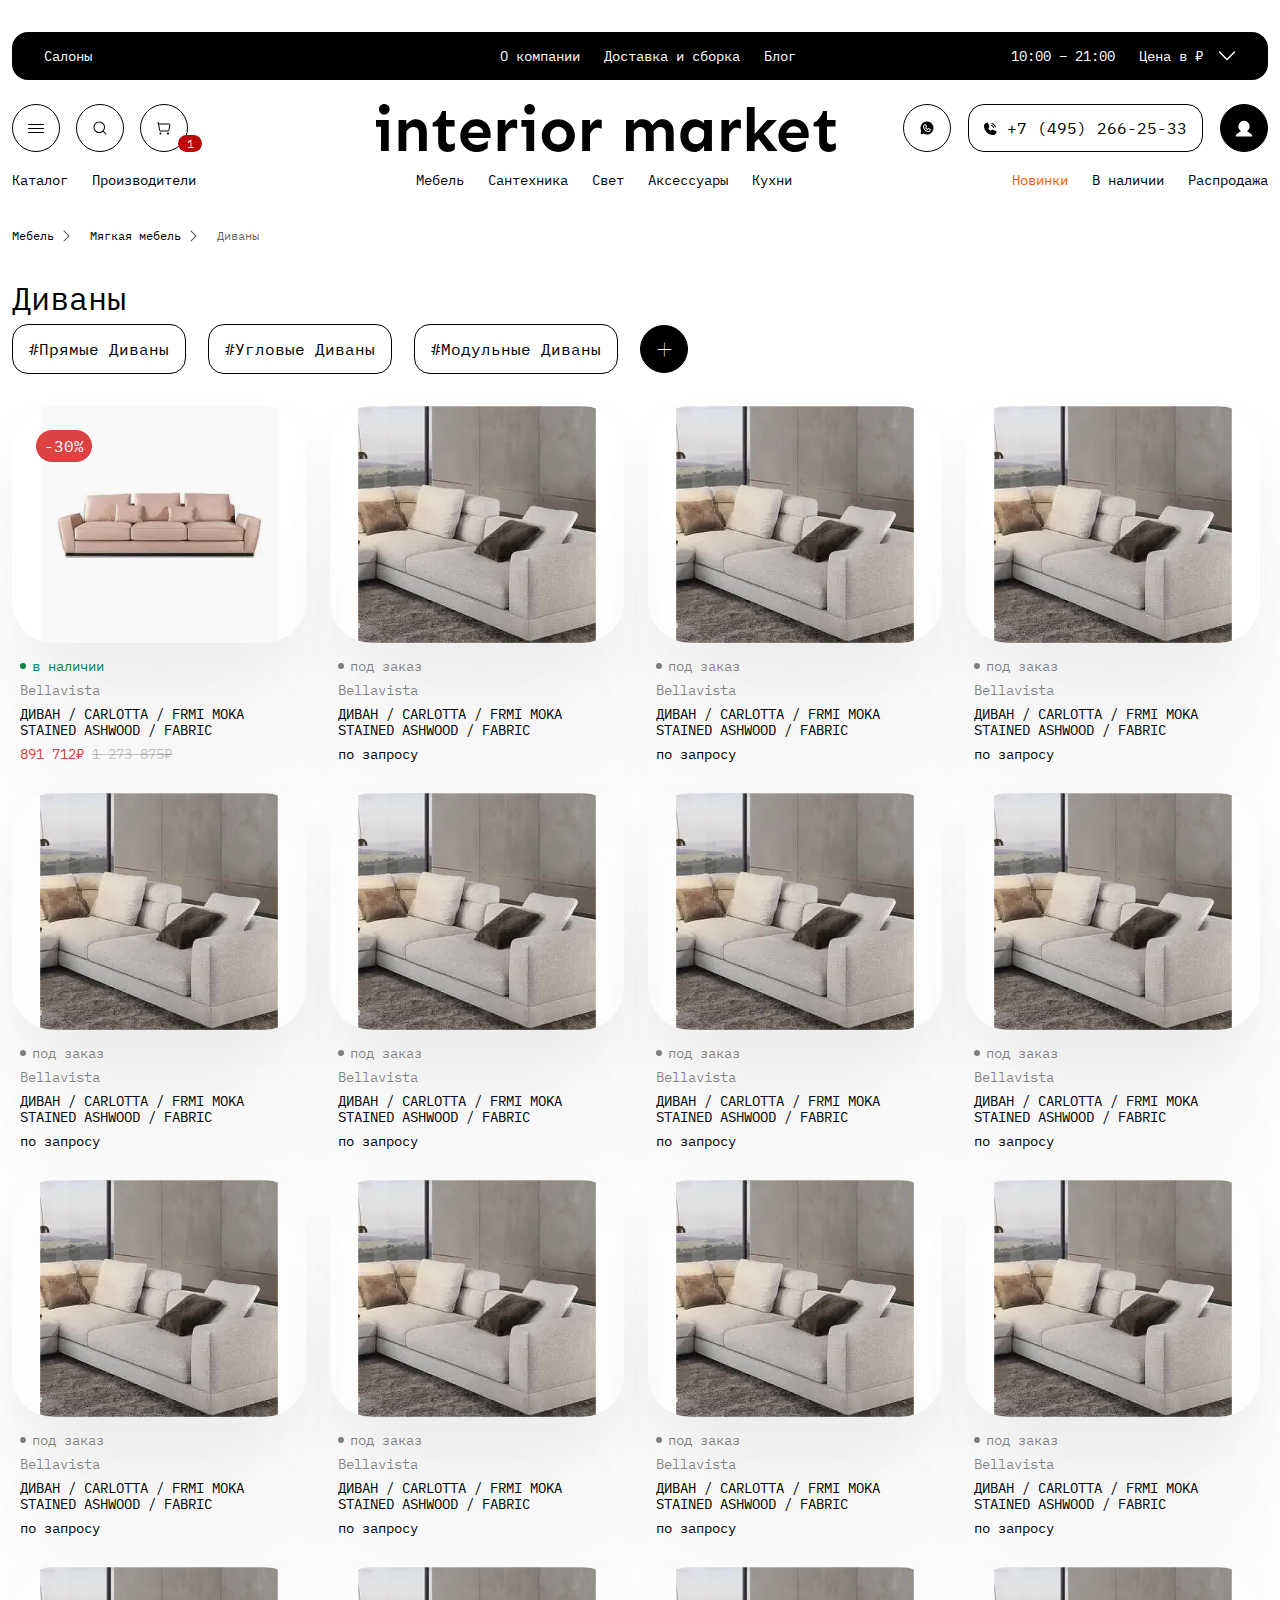
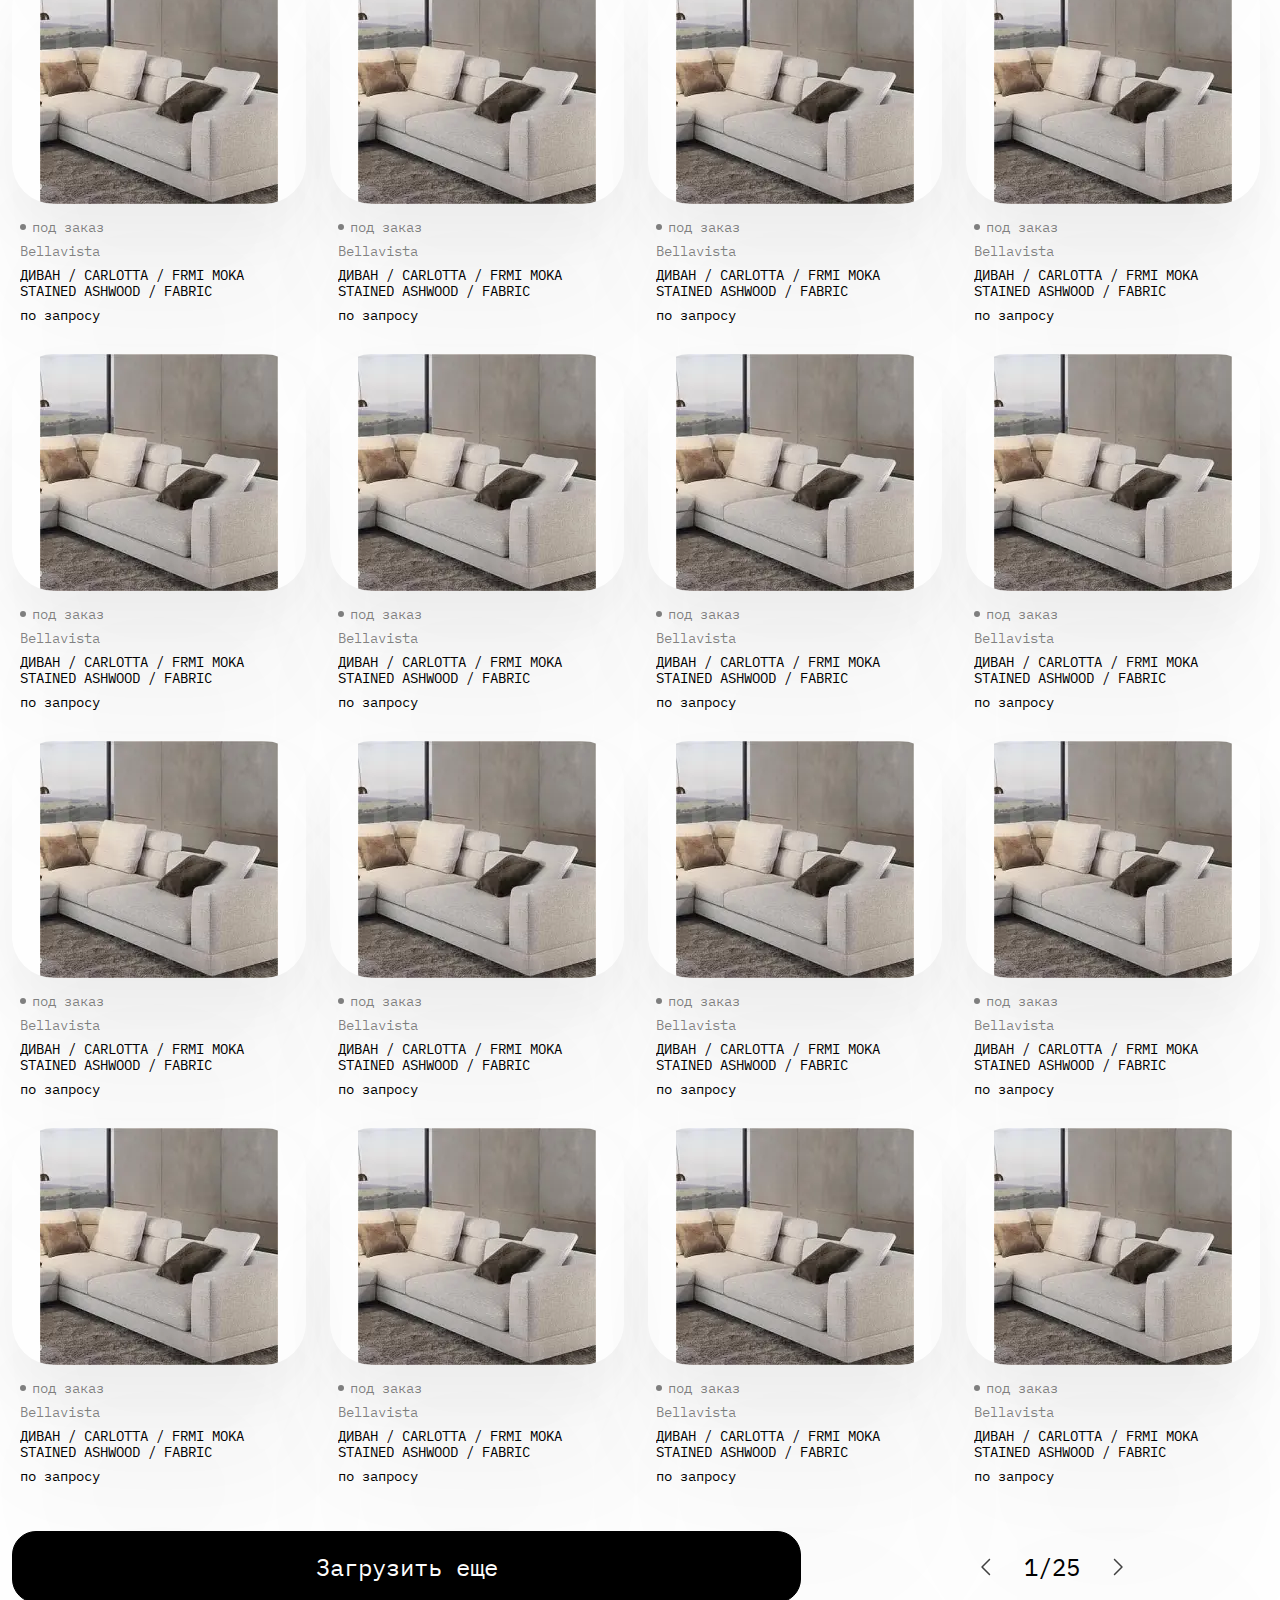
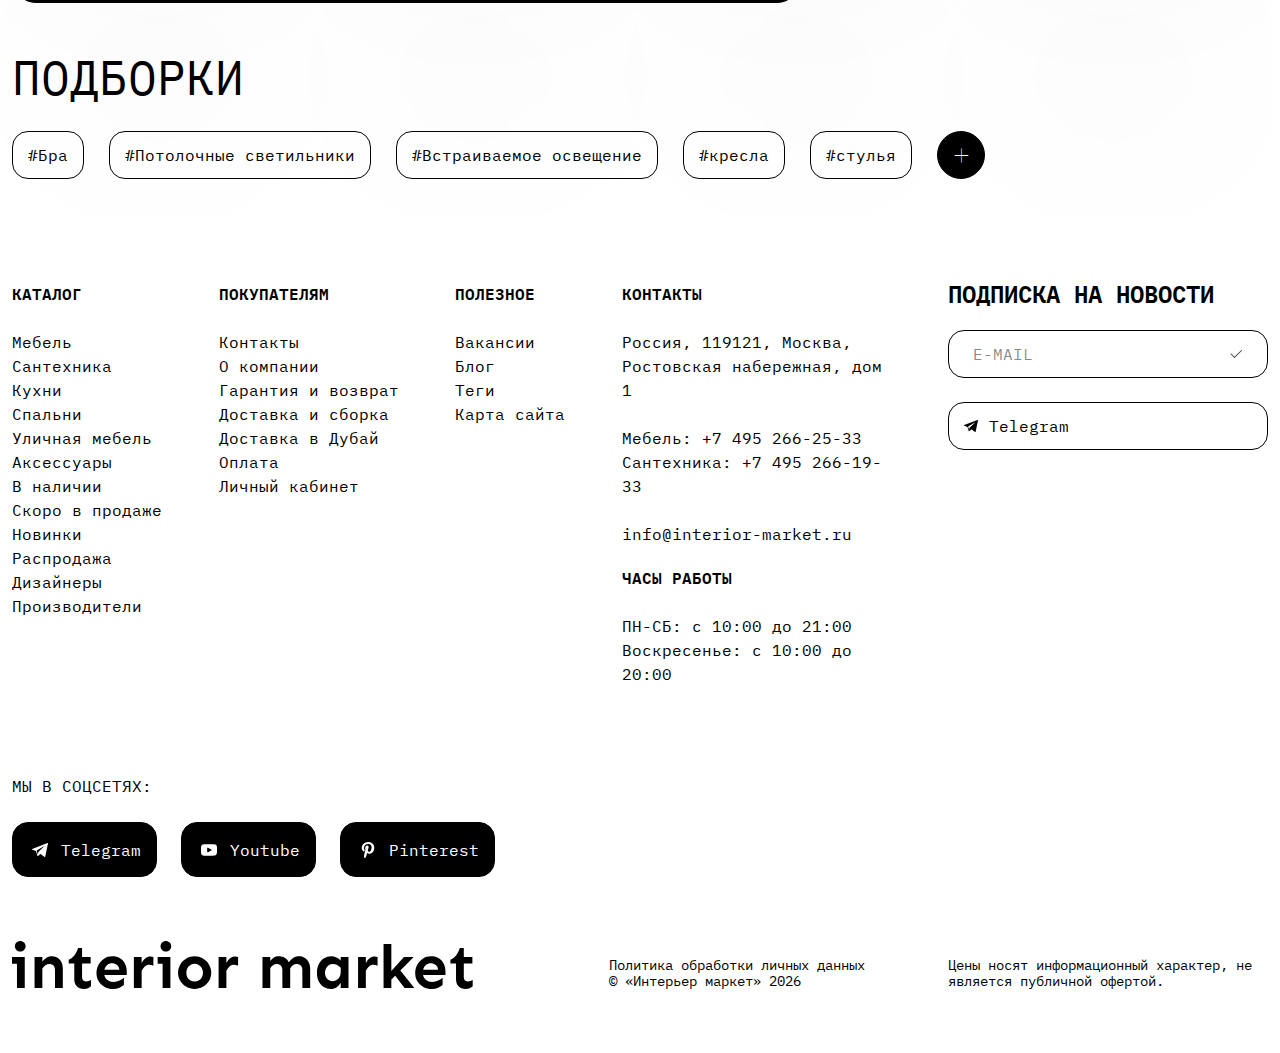
<file: pages/catalog/catalog-not-filter.html>
<!DOCTYPE html>
<html lang="ru">

<head>
    <meta charset="UTF-8" />
    <meta name="viewport" content="width=device-width, user-scalable=no, viewport-fit=cover" />
    <title>Каталог</title>

    <link rel="shortcut icon" href="../../img/favicon.ico" type="image/x-icon" />
    <link rel="icon" href="../../img/favicon.ico" type="image/x-icon" />

    <link rel="stylesheet" type="text/css" href="../../fonts/stylesheet.css" />

    <link rel="stylesheet" type="text/css" href="../../libs/swiper/swiper-bundle.min.css" />
    <link rel="stylesheet" type="text/css" href="../../libs/selectric/selectric.css" />
    <link rel="stylesheet" type="text/css" href="../../libs/micromodal/micromodal.css" />
    <link rel="stylesheet" type="text/css" href="../../libs/fancybox/fancybox.css" />

    <link rel="stylesheet" type="text/css" href="../../css/style.css" />
</head>

<body>

    <div class="siteWrapper">
        <header class="header">
            <div class="container">
                <div class="header__inner">
                    <div class="header-top">
                        <div class="header-top__adress">
                            <a href="#">Салоны</a>
                        </div>

                        <nav class="menu">
                            <ul>
                                <li><a href="#">О компании</a></li>
                                <li><a href="#">Доставка и сборка</a></li>
                                <li><a href="#">Блог</a></li>
                            </ul>
                        </nav>

                        <span class="header-top__time">10:00 – 21:00</span>
                        <div class="site-price">
                            <span class="site-price__text">Цена в </span>
                            <span class="site-price__currency">&#8381;</span>

                            <svg class="site-price__arrow" width="18" height="10" viewBox="0 0 18 10"
                                xmlns="http://www.w3.org/2000/svg">
                                <path fill-rule="evenodd" clip-rule="evenodd"
                                    d="M0.96967 0.46967C1.26256 0.176777 1.73744 0.176777 2.03033 0.46967L9 7.43934L15.9697 0.46967C16.2626 0.176777 16.7374 0.176777 17.0303 0.46967C17.3232 0.762563 17.3232 1.23744 17.0303 1.53033L9.53033 9.03033C9.23744 9.32322 8.76256 9.32322 8.46967 9.03033L0.96967 1.53033C0.676777 1.23744 0.676777 0.762563 0.96967 0.46967Z" />
                            </svg>

                            <div class="site-price__change">
                                <ul class="site-price__list">
                                    <li><a href="#" class="active">₽ — Рубли</a></li>
                                    <li><a href="#">$ — Доллары</a></li>
                                    <li><a href="#">€ — Евро</a></li>
                                </ul>
                            </div>

                        </div>
                    </div>
                    <div class="header-center">

                        <ul class="header-controls">
                            <li>
                                <button class="header-controls__button burger">
                                    <span class="burger__line"></span>
                                    <span class="burger__line"></span>
                                    <span class="burger__line"></span>
                                </button>
                            </li>
                            <li class="mobile">
                                <a href="#" class="link-block">
                                    <svg width="13" height="13" viewBox="0 0 13 13" fill="none"
                                        xmlns="http://www.w3.org/2000/svg">
                                        <path
                                            d="M11.8732 8.90167L8.94586 7.64709C8.79302 7.5813 8.62614 7.5548 8.46044 7.57003C8.29474 7.58525 8.13548 7.64171 7.99719 7.73425L6.432 8.77759C5.47541 8.31233 4.70117 7.5415 4.23169 6.58698L4.23181 6.58685L5.27148 4.99823C5.36198 4.86031 5.41689 4.70212 5.43129 4.53779C5.44569 4.37346 5.41913 4.20813 5.354 4.05658L4.09827 1.12671C4.01279 0.927829 3.86519 0.761988 3.67757 0.654017C3.48994 0.546046 3.2724 0.501753 3.0575 0.527771C2.21304 0.636347 1.43699 1.04864 0.874323 1.68763C0.311657 2.32662 0.000863082 3.14859 0 4C0 8.96265 4.03735 13 9 13C9.85142 12.9991 10.6734 12.6883 11.3124 12.1257C11.9514 11.563 12.3637 10.7869 12.4722 9.94244C12.4982 9.72754 12.4538 9.51002 12.3459 9.32241C12.2379 9.1348 12.0721 8.98719 11.8732 8.90167Z" />
                                        <path
                                            d="M7.83448 1.98302C8.59729 2.18813 9.29281 2.5901 9.85135 3.14864C10.4099 3.70719 10.8119 4.40271 11.017 5.16552C11.0514 5.29338 11.1352 5.40234 11.2499 5.46851C11.3646 5.53467 11.5009 5.55263 11.6288 5.51844C11.7567 5.48425 11.8659 5.40071 11.9323 5.28614C11.9987 5.17158 12.017 5.03534 11.983 4.90734C11.7323 3.97486 11.2409 3.12464 10.5581 2.44186C9.87535 1.75907 9.02513 1.2677 8.09265 1.01696C7.96465 0.983041 7.82842 1.00129 7.71385 1.06769C7.59929 1.1341 7.51574 1.24324 7.48155 1.37117C7.44736 1.49911 7.46532 1.63537 7.53149 1.75008C7.59765 1.86479 7.70662 1.94856 7.83447 1.98302L7.83448 1.98302Z" />
                                        <path
                                            d="M7.31665 3.91534C7.74041 4.02929 8.12678 4.25259 8.43706 4.56288C8.74734 4.87316 8.97065 5.25953 9.0846 5.68328C9.11906 5.81114 9.20283 5.92011 9.31754 5.98627C9.43224 6.05244 9.56851 6.07039 9.69645 6.0362C9.82438 6.00202 9.93352 5.91847 9.99993 5.80391C10.0663 5.68934 10.0846 5.55311 10.0507 5.42511C9.8911 4.83167 9.57839 4.29059 9.14387 3.85607C8.70934 3.42154 8.16826 3.10884 7.57483 2.94928C7.44683 2.91536 7.3106 2.9336 7.19603 3.00001C7.08146 3.06642 6.99792 3.17556 6.96373 3.30349C6.92954 3.43142 6.9475 3.56769 7.01366 3.6824C7.07983 3.7971 7.18879 3.88088 7.31665 3.91534L7.31665 3.91534Z" />
                                    </svg>

                                </a>
                            </li>

                            <li>
                                <button class="header-controls__button btn-search">
                                    <svg width="14" height="14" viewBox="0 0 14 14" fill="none"
                                        xmlns="http://www.w3.org/2000/svg">
                                        <path
                                            d="M13.353 13.3536C13.2592 13.4474 13.132 13.5001 12.9994 13.5001C12.8668 13.5001 12.7396 13.4474 12.6458 13.3536L9.94439 10.6522C8.80816 11.6061 7.34753 12.0846 5.86711 11.9878C4.38669 11.8911 3.00076 11.2265 1.99835 10.1328C0.995939 9.03915 0.454427 7.6007 0.486742 6.11748C0.519056 4.63425 1.1227 3.22075 2.1718 2.17175C3.22089 1.12275 4.63444 0.519222 6.11767 0.487036C7.6009 0.45485 9.0393 0.996486 10.1329 1.99899C11.2265 3.0015 11.8909 4.38748 11.9875 5.86791C12.0842 7.34834 11.6056 8.80892 10.6515 9.94508L13.353 12.6465C13.4467 12.7403 13.4994 12.8674 13.4994 13.0001C13.4994 13.1327 13.4467 13.2598 13.353 13.3536ZM6.24976 11C7.18922 11 8.10759 10.7214 8.88872 10.1995C9.66986 9.67754 10.2787 8.93569 10.6382 8.06774C10.9977 7.19979 11.0918 6.24472 10.9085 5.32331C10.7252 4.4019 10.2728 3.55553 9.60852 2.89124C8.94422 2.22694 8.09785 1.77454 7.17644 1.59126C6.25503 1.40798 5.29997 1.50205 4.43202 1.86156C3.56407 2.22108 2.82222 2.8299 2.30028 3.61103C1.77835 4.39217 1.49976 5.31053 1.49976 6.24999C1.50119 7.50933 2.00209 8.71669 2.89258 9.60718C3.78307 10.4977 4.99042 10.9986 6.24976 11Z" />
                                    </svg>
                                </button>
                            </li>
                            <li>
                                <button class="header-controls__button btn-basket">
                                    <picture>
                                        <source media="(max-width:1023px)" srcset="../../img/basket_white.svg" />
                                        <img src="../../img/basket.svg" alt="basket" />
                                    </picture>
                                    <span class="btn-basket__count">1</span>
                                </button>
                            </li>
                            <li class="mobile not-small-mobile">
                                <a href="#" class="link-block link-login-cabinet">
                                    <svg width="16" height="16" viewBox="0 0 16 16" fill="none"
                                        xmlns="http://www.w3.org/2000/svg">
                                        <mask id="path-1-inside-1_839_6301" fill="white">
                                            <path
                                                d="M14.496 13.2491C13.563 11.6423 12.0689 10.437 10.301 9.86523C11.1479 9.36128 11.806 8.59322 12.1742 7.67903C12.5423 6.76483 12.6002 5.75505 12.3389 4.80479C12.0775 3.85453 11.5115 3.01633 10.7276 2.41894C9.94377 1.82155 8.98548 1.49801 7.99994 1.49801C7.0144 1.49801 6.05611 1.82155 5.27225 2.41894C4.4884 3.01633 3.92234 3.85453 3.66102 4.80479C3.39969 5.75505 3.45755 6.76483 3.8257 7.67903C4.19386 8.59322 4.85195 9.36128 5.69891 9.86523C3.93104 10.437 2.43697 11.6422 1.50399 13.249C1.46002 13.325 1.43683 13.4113 1.43677 13.4991C1.4367 13.5869 1.45977 13.6731 1.50364 13.7492C1.5475 13.8253 1.61063 13.8884 1.68666 13.9324C1.7627 13.9763 1.84896 13.9994 1.93676 13.9994L14.0632 13.9995C14.151 13.9995 14.2373 13.9764 14.3133 13.9325C14.3893 13.8886 14.4525 13.8254 14.4963 13.7493C14.5402 13.6733 14.5633 13.587 14.5632 13.4992C14.5631 13.4114 14.54 13.3251 14.496 13.2491L14.496 13.2491Z" />
                                        </mask>
                                        <path
                                            d="M14.496 13.2491L13.6312 13.7512L13.6467 13.778L13.6639 13.8038L14.496 13.2491ZM10.301 9.86523L9.78963 9.00585L7.88966 10.1363L9.99323 10.8167L10.301 9.86523ZM7.99994 1.49801V0.498013V1.49801ZM5.69891 9.86523L6.00665 10.8167L8.1102 10.1363L6.21025 9.00585L5.69891 9.86523ZM1.50399 13.249L0.639198 12.7469L0.638447 12.7482L1.50399 13.249ZM1.93676 13.9994L1.93677 12.9994H1.93675L1.93676 13.9994ZM14.0632 13.9995L14.0633 12.9995H14.0632L14.0632 13.9995ZM14.496 13.2491L15.3615 12.7483L15.3456 12.7208L15.328 12.6944L14.496 13.2491ZM15.3608 12.747C14.3039 10.9268 12.6114 9.56148 10.6087 8.91375L9.99323 10.8167C11.5264 11.3126 12.8221 12.3577 13.6312 13.7512L15.3608 12.747ZM10.8123 10.7246C11.8475 10.1087 12.6518 9.16994 13.1018 8.05259L11.2466 7.30547C10.9602 8.01651 10.4484 8.61389 9.78963 9.00585L10.8123 10.7246ZM13.1018 8.05259C13.5518 6.93523 13.6225 5.70106 13.3031 4.53963L11.3747 5.06995C11.5779 5.80905 11.5329 6.59443 11.2466 7.30547L13.1018 8.05259ZM13.3031 4.53963C12.9837 3.37819 12.2918 2.35373 11.3338 1.62359L10.1215 3.21429C10.7311 3.67893 11.1714 4.33086 11.3747 5.06995L13.3031 4.53963ZM11.3338 1.62359C10.3757 0.893451 9.20449 0.498013 7.99994 0.498013V2.49801C8.76647 2.49801 9.51181 2.74966 10.1215 3.21429L11.3338 1.62359ZM7.99994 0.498013C6.79539 0.498013 5.62414 0.893451 4.6661 1.62359L5.87841 3.21429C6.48807 2.74966 7.2334 2.49801 7.99994 2.49801V0.498013ZM4.6661 1.62359C3.70806 2.35373 3.01621 3.37819 2.69681 4.53963L4.62522 5.06995C4.82847 4.33086 5.26874 3.67893 5.87841 3.21429L4.6661 1.62359ZM2.69681 4.53963C2.37741 5.70106 2.44813 6.93523 2.8981 8.05259L4.75331 7.30547C4.46697 6.59443 4.42196 5.80905 4.62522 5.06995L2.69681 4.53963ZM2.8981 8.05259C3.34806 9.16994 4.1524 10.1087 5.18757 10.7246L6.21025 9.00585C5.55151 8.61389 5.03965 8.01651 4.75331 7.30547L2.8981 8.05259ZM5.39117 8.91375C3.38854 9.56147 1.69606 10.9267 0.639199 12.7469L2.36879 13.7511C3.17787 12.3577 4.47354 11.3126 6.00665 10.8167L5.39117 8.91375ZM0.638447 12.7482C0.506515 12.9762 0.436956 13.2349 0.436768 13.4984L2.43677 13.4998C2.4367 13.5876 2.41352 13.6738 2.36954 13.7498L0.638447 12.7482ZM0.436768 13.4984C0.43658 13.7618 0.505769 14.0206 0.637374 14.2488L2.3699 13.2496C2.41377 13.3257 2.43683 13.412 2.43677 13.4998L0.436768 13.4984ZM0.637374 14.2488C0.768981 14.477 0.958362 14.6665 1.18646 14.7983L2.18686 13.0665C2.2629 13.1104 2.32603 13.1736 2.3699 13.2496L0.637374 14.2488ZM1.18646 14.7983C1.41457 14.93 1.67335 14.9994 1.93678 14.9994L1.93675 12.9994C2.02456 12.9994 2.11083 13.0225 2.18686 13.0665L1.18646 14.7983ZM1.93675 14.9994L14.0632 14.9995L14.0632 12.9995L1.93677 12.9994L1.93675 14.9994ZM14.0631 14.9995C14.3266 14.9996 14.5854 14.9302 14.8135 14.7984L13.8131 13.0666C13.8892 13.0227 13.9754 12.9995 14.0633 12.9995L14.0631 14.9995ZM14.8135 14.7984C15.0416 14.6667 15.231 14.4771 15.3626 14.2489L13.6301 13.2498C13.674 13.1737 13.7371 13.1105 13.8131 13.0666L14.8135 14.7984ZM15.3626 14.2489C15.4942 14.0207 15.5634 13.7619 15.5632 13.4985L13.5632 13.4999C13.5631 13.4121 13.5862 13.3258 13.6301 13.2498L15.3626 14.2489ZM15.5632 13.4985C15.563 13.235 15.4934 12.9763 15.3615 12.7483L13.6305 13.75C13.5865 13.674 13.5633 13.5878 13.5632 13.4999L15.5632 13.4985ZM15.328 12.6944L15.328 12.6944L13.6639 13.8038L13.6639 13.8038L15.328 12.6944Z"
                                            fill="white" mask="url(#path-1-inside-1_839_6301)" />
                                    </svg>
                                </a>
                            </li>
                        </ul>

                        <button class="burger-mobile burger">
                            <span class="burger__line"></span>
                            <span class="burger__line"></span>
                            <span class="burger__line"></span>
                        </button>

                        <div class="logo-wrapper">
                            <a href="#"></a>
                            <picture>
                                <source media="(max-width:1023px)" srcset="../../img/logo_white.svg" />
                                <img src="../../img/logo_black.svg" alt="logo">
                            </picture>
                        </div>

                        <div class="header-center__info">

                            <a href="#" class="link-block">
                                <svg width="14" height="14" viewBox="0 0 14 14" fill="none"
                                    xmlns="http://www.w3.org/2000/svg">
                                    <path
                                        d="M7 0.5C5.87102 0.500305 4.76157 0.794582 3.78086 1.35387C2.80014 1.91315 1.98196 2.71817 1.40685 3.68969C0.831728 4.6612 0.519497 5.76573 0.500884 6.89456C0.48227 8.02339 0.757915 9.13761 1.30069 10.1276L0.76651 11.9972C0.717502 12.1687 0.715244 12.3502 0.75997 12.5228C0.804695 12.6955 0.894777 12.853 1.02088 12.9791C1.14698 13.1052 1.30451 13.1953 1.47715 13.24C1.64979 13.2848 1.83125 13.2825 2.00272 13.2335L3.87247 12.6993C4.74136 13.1761 5.70777 13.4479 6.69781 13.4939C7.68784 13.5399 8.67529 13.3589 9.58465 12.9648C10.494 12.5706 11.3012 11.9738 11.9445 11.2198C12.5878 10.4659 13.0502 9.57482 13.2964 8.61476C13.5425 7.65471 13.5658 6.65108 13.3646 5.68062C13.1634 4.71016 12.7429 3.79856 12.1353 3.01553C11.5278 2.23249 10.7492 1.59875 9.85913 1.16276C8.96907 0.726766 7.99111 0.500069 7 0.5ZM8.50778 11C8.50595 11.0015 8.50253 11 8.49991 11C7.77699 11 7.06116 10.8575 6.39337 10.5806C5.72558 10.3037 5.11893 9.89788 4.60811 9.38634C4.09729 8.87479 3.69233 8.26756 3.41639 7.59938C3.14045 6.9312 2.99895 6.21517 2.99997 5.49225C3.00225 4.89693 3.24028 4.32675 3.66197 3.90652C4.08365 3.48629 4.65464 3.25022 5.24997 3.25C5.41402 3.25021 5.57511 3.29367 5.71699 3.376C5.85888 3.45833 5.97655 3.57662 6.05814 3.71894L6.78882 4.99775C6.87684 5.15201 6.92224 5.32691 6.92035 5.50451C6.91847 5.68211 6.86936 5.85601 6.77808 6.00837L6.33365 6.74909C6.55345 7.13017 6.86984 7.44657 7.25092 7.66639L7.99161 7.22193C8.14397 7.13064 8.31787 7.08153 8.49547 7.07963C8.67307 7.07773 8.84799 7.12312 9.00226 7.21113L10.281 7.94184C10.4233 8.0234 10.5416 8.14107 10.624 8.28296C10.7063 8.42485 10.7498 8.58595 10.75 8.75C10.7497 9.34531 10.5137 9.91629 10.0935 10.338C9.67325 10.7597 9.1031 10.9977 8.50778 11Z" />
                                    <path
                                        d="M7.52814 8.6662C7.459 8.70771 7.38084 8.73187 7.30034 8.73663C7.21983 8.74138 7.13937 8.72657 7.06583 8.69348C6.28383 8.34216 5.65785 7.7162 5.30652 6.9342C5.27344 6.86065 5.25865 6.78019 5.2634 6.69968C5.26815 6.61918 5.29231 6.54101 5.3338 6.47186L5.9206 5.49384L5.21021 4.25061C4.8868 4.26076 4.57993 4.39598 4.35421 4.62782C4.12848 4.85965 4.00151 5.17002 4 5.49359C3.99917 6.08508 4.11494 6.67093 4.34071 7.21763C4.56648 7.76433 4.89782 8.26117 5.31576 8.67971C5.73371 9.09825 6.23007 9.43029 6.77645 9.65684C7.32283 9.88339 7.90852 10 8.50001 10H8.50641C8.82998 9.9985 9.14035 9.87152 9.37219 9.6458C9.60403 9.42007 9.73925 9.11321 9.74939 8.78979L8.50617 8.07941L7.52814 8.6662Z" />
                                </svg>
                            </a>

                            <a href="tel:+74952662533" class="phone-block">
                                <svg width="13" height="13" viewBox="0 0 13 13" fill="none"
                                    xmlns="http://www.w3.org/2000/svg">
                                    <path
                                        d="M11.8732 8.90167L8.94586 7.64709C8.79302 7.5813 8.62614 7.5548 8.46044 7.57003C8.29474 7.58525 8.13548 7.64171 7.99719 7.73425L6.432 8.77759C5.47541 8.31233 4.70117 7.5415 4.23169 6.58698L4.23181 6.58685L5.27148 4.99823C5.36198 4.86031 5.41689 4.70212 5.43129 4.53779C5.44569 4.37346 5.41913 4.20813 5.354 4.05658L4.09827 1.12671C4.01279 0.927829 3.86519 0.761988 3.67757 0.654017C3.48994 0.546046 3.2724 0.501753 3.0575 0.527771C2.21304 0.636347 1.43699 1.04864 0.874323 1.68763C0.311657 2.32662 0.000863082 3.14859 0 4C0 8.96265 4.03735 13 9 13C9.85142 12.9991 10.6734 12.6883 11.3124 12.1257C11.9514 11.563 12.3637 10.7869 12.4722 9.94244C12.4982 9.72754 12.4538 9.51002 12.3459 9.32241C12.2379 9.1348 12.0721 8.98719 11.8732 8.90167Z" />
                                    <path
                                        d="M7.83448 1.98303C8.59729 2.18814 9.29281 2.5901 9.85135 3.14865C10.4099 3.70719 10.8119 4.40271 11.017 5.16552C11.0514 5.29338 11.1352 5.40235 11.2499 5.46851C11.3646 5.53468 11.5009 5.55263 11.6288 5.51844C11.7567 5.48425 11.8659 5.40071 11.9323 5.28615C11.9987 5.17158 12.017 5.03535 11.983 4.90735C11.7323 3.97486 11.2409 3.12464 10.5581 2.44186C9.87535 1.75908 9.02513 1.2677 8.09265 1.01696C7.96465 0.983045 7.82842 1.00129 7.71385 1.0677C7.59929 1.1341 7.51574 1.24325 7.48155 1.37118C7.44736 1.49911 7.46532 1.63538 7.53149 1.75008C7.59765 1.86479 7.70662 1.94857 7.83447 1.98303L7.83448 1.98303Z" />
                                    <path
                                        d="M7.31665 3.91534C7.74041 4.02929 8.12678 4.25259 8.43706 4.56288C8.74734 4.87316 8.97065 5.25953 9.0846 5.68328C9.11906 5.81114 9.20283 5.92011 9.31754 5.98627C9.43224 6.05244 9.56851 6.07039 9.69645 6.0362C9.82438 6.00202 9.93352 5.91847 9.99993 5.80391C10.0663 5.68934 10.0846 5.55311 10.0507 5.42511C9.8911 4.83167 9.57839 4.29059 9.14387 3.85607C8.70934 3.42154 8.16826 3.10884 7.57483 2.94928C7.44683 2.91536 7.3106 2.9336 7.19603 3.00001C7.08146 3.06642 6.99792 3.17556 6.96373 3.30349C6.92954 3.43142 6.9475 3.56769 7.01366 3.6824C7.07983 3.7971 7.18879 3.88088 7.31665 3.91534L7.31665 3.91534Z" />
                                </svg>
                                +7 (495) 266-25-33</a>

                            <a href="#" class="link-block link-login-cabinet">
                                <svg width="18" height="17" viewBox="0 0 18 17" fill="none"
                                    xmlns="http://www.w3.org/2000/svg">
                                    <path
                                        d="M17.12 15.5614C15.9538 13.5528 14.0862 12.0463 11.8763 11.3315C12.935 10.7016 13.7576 9.74153 14.2178 8.59878C14.678 7.45604 14.7503 6.19381 14.4236 5.00598C14.097 3.81815 13.3894 2.77041 12.4096 2.02367C11.4298 1.27694 10.2319 0.872513 8.99998 0.872513C7.76805 0.872513 6.57019 1.27694 5.59038 2.02367C4.61057 2.77041 3.90299 3.81815 3.57633 5.00598C3.24967 6.19381 3.32199 7.45604 3.78219 8.59878C4.24238 9.74153 5.065 10.7016 6.1237 11.3315C3.91386 12.0463 2.04627 13.5527 0.880052 15.5613C0.825081 15.6563 0.796099 15.7641 0.796021 15.8738C0.795942 15.9836 0.82477 16.0914 0.879605 16.1865C0.93444 16.2816 1.01335 16.3606 1.10839 16.4155C1.20343 16.4704 1.31126 16.4993 1.42101 16.4993L16.5791 16.4994C16.6888 16.4994 16.7966 16.4705 16.8917 16.4156C16.9867 16.3607 17.0657 16.2818 17.1205 16.1867C17.1753 16.0916 17.2042 15.9838 17.2041 15.874C17.204 15.7642 17.175 15.6564 17.12 15.5614L17.12 15.5614Z"
                                        fill="white" />
                                </svg>
                            </a>
                        </div>
                    </div>
                    <div class="header-bottom">
                        <ul>
                            <li><a href="#">Каталог</a></li>
                            <li><a href="#">Производители</a></li>

                            <li><a href="#">Мебель</a></li>
                            <li><a href="#">Сантехника</a></li>
                            <li><a href="#">Свет</a></li>
                            <li><a href="#">Аксессуары</a></li>
                            <li><a href="#">Кухни</a></li>

                            <li><a href="#" class="link-new">Новинки</a></li>
                            <li><a href="#">В наличии</a></li>
                            <li><a href="#">Распродажа</a></li>
                        </ul>
                    </div>
                    <div class="basket-invis">

                        <div class="basket-head">
                            <span class="basket-head__title">Корзина</span>
                            <span class="count-basket">2 товара</span>
                        </div>

                        <div class="basket-list">
                            <div class="basket-item">

                                <div class="basket-item__media">
                                    <picture class="product-card__picture">
                                        <a href="#"></a>
                                        <source type="image/webp" srcset="../../img/product-item1.webp">
                                        <img src="../../img/product-item1.jpg" alt="">
                                    </picture>
                                </div>

                                <div class="basket-item__content">
                                    <span class="product-card__availability product-card__availability--stock">в
                                        наличии</span>

                                    <span class="product-card__brand">Bellavista</span>

                                    <a href="#" class="link">Диван / CARLOTTA / FRMI Moka stained ashwood /
                                        fabric Диван / CARLOTTA / FRMI Moka stained ashwood /
                                        fabric</a>
                                </div>

                                <div class="basket-item__bottom">
                                    <div class="basket-count">
                                        <span class="basket-count__title">Кол-во:</span>
                                        <div class="count-block">
                                            <div class="count-block__body">
                                                <button class="count-btn count-minus"><svg width="12" height="12"
                                                        viewBox="0 0 12 12" fill="none"
                                                        xmlns="http://www.w3.org/2000/svg">
                                                        <path
                                                            d="M10.125 6.375H1.875C1.77554 6.375 1.68016 6.33549 1.60984 6.26517C1.53951 6.19484 1.5 6.09946 1.5 6C1.5 5.90054 1.53951 5.80516 1.60984 5.73484C1.68016 5.66451 1.77554 5.625 1.875 5.625H10.125C10.2245 5.625 10.3198 5.66451 10.3902 5.73484C10.4605 5.80516 10.5 5.90054 10.5 6C10.5 6.09946 10.4605 6.19484 10.3902 6.26517C10.3198 6.33549 10.2245 6.375 10.125 6.375Z"
                                                            fill="black" fill-opacity="0.48" />
                                                    </svg>
                                                </button>
                                                <input class="input-count" type="number" value="1">
                                                <button class="count-btn count-plus"><svg width="12" height="12"
                                                        viewBox="0 0 12 12" fill="none"
                                                        xmlns="http://www.w3.org/2000/svg">
                                                        <path
                                                            d="M10.125 5.625H6.375V1.875C6.375 1.77554 6.33549 1.68016 6.26517 1.60984C6.19484 1.53951 6.09946 1.5 6 1.5C5.90054 1.5 5.80516 1.53951 5.73484 1.60984C5.66451 1.68016 5.625 1.77554 5.625 1.875V5.625H1.875C1.77554 5.625 1.68016 5.66451 1.60984 5.73484C1.53951 5.80516 1.5 5.90054 1.5 6C1.5 6.09946 1.53951 6.19484 1.60984 6.26517C1.68016 6.33549 1.77554 6.375 1.875 6.375H5.625V10.125C5.625 10.2245 5.66451 10.3198 5.73484 10.3902C5.80516 10.4605 5.90054 10.5 6 10.5C6.09946 10.5 6.19484 10.4605 6.26517 10.3902C6.33549 10.3198 6.375 10.2245 6.375 10.125V6.375H10.125C10.2245 6.375 10.3198 6.33549 10.3902 6.26517C10.4605 6.19484 10.5 6.09946 10.5 6C10.5 5.90054 10.4605 5.80516 10.3902 5.73484C10.3198 5.66451 10.2245 5.625 10.125 5.625Z"
                                                            fill="black" fill-opacity="0.48" />
                                                    </svg>
                                                </button>
                                            </div>
                                        </div>
                                    </div>
                                    <div class="product-card__price">
                                        <span class="price-old">1 273 875₽</span>
                                        <span class="price-current">891 712₽</span>
                                    </div>
                                </div>

                                <a href="#" class="basket-detele"><svg width="16" height="16" viewBox="0 0 16 16"
                                        fill="none" xmlns="http://www.w3.org/2000/svg">
                                        <path
                                            d="M13.5 3H11.0002V2.5C10.9998 2.10231 10.8416 1.72104 10.5604 1.43984C10.2792 1.15863 9.89793 1.00045 9.50024 1H6.50024C6.10256 1.00045 5.72129 1.15863 5.44008 1.43984C5.15887 1.72104 5.00069 2.10231 5.00024 2.5V3H2.5C2.36739 3 2.24021 3.05268 2.14645 3.14645C2.05268 3.24021 2 3.36739 2 3.5C2 3.63261 2.05268 3.75979 2.14645 3.85355C2.24021 3.94732 2.36739 4 2.5 4H3V13C3.0003 13.2651 3.10576 13.5193 3.29323 13.7068C3.4807 13.8942 3.73488 13.9997 4 14H12C12.2651 13.9997 12.5193 13.8942 12.7068 13.7068C12.8942 13.5193 12.9997 13.2651 13 13V4H13.5C13.6326 4 13.7598 3.94732 13.8536 3.85355C13.9473 3.75979 14 3.63261 14 3.5C14 3.36739 13.9473 3.24021 13.8536 3.14645C13.7598 3.05268 13.6326 3 13.5 3ZM7.00024 10.5C7.00024 10.6326 6.94757 10.7598 6.8538 10.8536C6.76003 10.9473 6.63285 11 6.50024 11C6.36764 11 6.24046 10.9473 6.14669 10.8536C6.05292 10.7598 6.00024 10.6326 6.00024 10.5V6.5C6.00024 6.36739 6.05292 6.24021 6.14669 6.14645C6.24046 6.05268 6.36764 6 6.50024 6C6.63285 6 6.76003 6.05268 6.8538 6.14645C6.94757 6.24021 7.00024 6.36739 7.00024 6.5V10.5ZM10.0002 10.5C10.0002 10.6326 9.94757 10.7598 9.8538 10.8536C9.76003 10.9473 9.63285 11 9.50024 11C9.36764 11 9.24046 10.9473 9.14669 10.8536C9.05292 10.7598 9.00024 10.6326 9.00024 10.5V6.5C9.00024 6.36739 9.05292 6.24021 9.14669 6.14645C9.24046 6.05268 9.36764 6 9.50024 6C9.63285 6 9.76003 6.05268 9.8538 6.14645C9.94757 6.24021 10.0002 6.36739 10.0002 6.5V10.5ZM10.0002 3H6.00024V2.5C6.0004 2.36744 6.05312 2.24035 6.14686 2.14661C6.24059 2.05288 6.36768 2.00015 6.50024 2H9.50024C9.63281 2.00015 9.75989 2.05288 9.85363 2.14661C9.94737 2.24035 10.0001 2.36744 10.0002 2.5V3Z"
                                            fill="black" fill-opacity="0.48" />
                                    </svg>
                                </a>
                            </div>

                            <div class="basket-item">

                                <div class="basket-item__media">
                                    <picture class="product-card__picture">
                                        <a href="#"></a>
                                        <source type="image/webp" srcset="../../img/product-item2.webp">
                                        <img src="../../img/product-item2.jpg" alt="">
                                    </picture>
                                </div>

                                <div class="basket-item__content">
                                    <span class="product-card__availability product-card__availability--order">под
                                        заказ</span>

                                    <span class="product-card__brand">Bellavista</span>

                                    <a href="#" class="link">Диван</a>
                                </div>

                                <div class="basket-item__bottom">
                                    <div class="basket-count">
                                        <span class="basket-count__title">Кол-во:</span>
                                        <div class="count-block">
                                            <div class="count-block__body">
                                                <button class="count-btn count-minus"><svg width="12" height="12"
                                                        viewBox="0 0 12 12" fill="none"
                                                        xmlns="http://www.w3.org/2000/svg">
                                                        <path
                                                            d="M10.125 6.375H1.875C1.77554 6.375 1.68016 6.33549 1.60984 6.26517C1.53951 6.19484 1.5 6.09946 1.5 6C1.5 5.90054 1.53951 5.80516 1.60984 5.73484C1.68016 5.66451 1.77554 5.625 1.875 5.625H10.125C10.2245 5.625 10.3198 5.66451 10.3902 5.73484C10.4605 5.80516 10.5 5.90054 10.5 6C10.5 6.09946 10.4605 6.19484 10.3902 6.26517C10.3198 6.33549 10.2245 6.375 10.125 6.375Z"
                                                            fill="black" fill-opacity="0.48" />
                                                    </svg>
                                                </button>
                                                <input class="input-count" type="number" value="1">
                                                <button class="count-btn count-plus"><svg width="12" height="12"
                                                        viewBox="0 0 12 12" fill="none"
                                                        xmlns="http://www.w3.org/2000/svg">
                                                        <path
                                                            d="M10.125 5.625H6.375V1.875C6.375 1.77554 6.33549 1.68016 6.26517 1.60984C6.19484 1.53951 6.09946 1.5 6 1.5C5.90054 1.5 5.80516 1.53951 5.73484 1.60984C5.66451 1.68016 5.625 1.77554 5.625 1.875V5.625H1.875C1.77554 5.625 1.68016 5.66451 1.60984 5.73484C1.53951 5.80516 1.5 5.90054 1.5 6C1.5 6.09946 1.53951 6.19484 1.60984 6.26517C1.68016 6.33549 1.77554 6.375 1.875 6.375H5.625V10.125C5.625 10.2245 5.66451 10.3198 5.73484 10.3902C5.80516 10.4605 5.90054 10.5 6 10.5C6.09946 10.5 6.19484 10.4605 6.26517 10.3902C6.33549 10.3198 6.375 10.2245 6.375 10.125V6.375H10.125C10.2245 6.375 10.3198 6.33549 10.3902 6.26517C10.4605 6.19484 10.5 6.09946 10.5 6C10.5 5.90054 10.4605 5.80516 10.3902 5.73484C10.3198 5.66451 10.2245 5.625 10.125 5.625Z"
                                                            fill="black" fill-opacity="0.48" />
                                                    </svg>
                                                </button>
                                            </div>
                                        </div>
                                    </div>
                                    <div class="product-card__price">
                                        <span class="price">1 891 712₽</span>
                                    </div>
                                </div>

                                <a href="#" class="basket-detele"><svg width="16" height="16" viewBox="0 0 16 16"
                                        fill="none" xmlns="http://www.w3.org/2000/svg">
                                        <path
                                            d="M13.5 3H11.0002V2.5C10.9998 2.10231 10.8416 1.72104 10.5604 1.43984C10.2792 1.15863 9.89793 1.00045 9.50024 1H6.50024C6.10256 1.00045 5.72129 1.15863 5.44008 1.43984C5.15887 1.72104 5.00069 2.10231 5.00024 2.5V3H2.5C2.36739 3 2.24021 3.05268 2.14645 3.14645C2.05268 3.24021 2 3.36739 2 3.5C2 3.63261 2.05268 3.75979 2.14645 3.85355C2.24021 3.94732 2.36739 4 2.5 4H3V13C3.0003 13.2651 3.10576 13.5193 3.29323 13.7068C3.4807 13.8942 3.73488 13.9997 4 14H12C12.2651 13.9997 12.5193 13.8942 12.7068 13.7068C12.8942 13.5193 12.9997 13.2651 13 13V4H13.5C13.6326 4 13.7598 3.94732 13.8536 3.85355C13.9473 3.75979 14 3.63261 14 3.5C14 3.36739 13.9473 3.24021 13.8536 3.14645C13.7598 3.05268 13.6326 3 13.5 3ZM7.00024 10.5C7.00024 10.6326 6.94757 10.7598 6.8538 10.8536C6.76003 10.9473 6.63285 11 6.50024 11C6.36764 11 6.24046 10.9473 6.14669 10.8536C6.05292 10.7598 6.00024 10.6326 6.00024 10.5V6.5C6.00024 6.36739 6.05292 6.24021 6.14669 6.14645C6.24046 6.05268 6.36764 6 6.50024 6C6.63285 6 6.76003 6.05268 6.8538 6.14645C6.94757 6.24021 7.00024 6.36739 7.00024 6.5V10.5ZM10.0002 10.5C10.0002 10.6326 9.94757 10.7598 9.8538 10.8536C9.76003 10.9473 9.63285 11 9.50024 11C9.36764 11 9.24046 10.9473 9.14669 10.8536C9.05292 10.7598 9.00024 10.6326 9.00024 10.5V6.5C9.00024 6.36739 9.05292 6.24021 9.14669 6.14645C9.24046 6.05268 9.36764 6 9.50024 6C9.63285 6 9.76003 6.05268 9.8538 6.14645C9.94757 6.24021 10.0002 6.36739 10.0002 6.5V10.5ZM10.0002 3H6.00024V2.5C6.0004 2.36744 6.05312 2.24035 6.14686 2.14661C6.24059 2.05288 6.36768 2.00015 6.50024 2H9.50024C9.63281 2.00015 9.75989 2.05288 9.85363 2.14661C9.94737 2.24035 10.0001 2.36744 10.0002 2.5V3Z"
                                            fill="black" fill-opacity="0.48" />
                                    </svg>
                                </a>
                            </div>

                            <div class="basket-item">

                                <div class="basket-item__media">
                                    <picture class="product-card__picture">
                                        <a href="#"></a>
                                        <source type="image/webp" srcset="../../img/product-item1.webp">
                                        <img src="../../img/product-item1.jpg" alt="">
                                    </picture>
                                </div>

                                <div class="basket-item__content">
                                    <span class="product-card__availability product-card__availability--stock">в
                                        наличии</span>

                                    <span class="product-card__brand">Bellavista</span>

                                    <a href="#" class="link">Диван / CARLOTTA / FRMI Moka stained ashwood /
                                        fabric Диван / CARLOTTA / FRMI Moka stained ashwood /
                                        fabric</a>
                                </div>

                                <div class="basket-item__bottom">
                                    <div class="basket-count">
                                        <span class="basket-count__title">Кол-во:</span>
                                        <div class="count-block">
                                            <div class="count-block__body">
                                                <button class="count-btn count-minus"><svg width="12" height="12"
                                                        viewBox="0 0 12 12" fill="none"
                                                        xmlns="http://www.w3.org/2000/svg">
                                                        <path
                                                            d="M10.125 6.375H1.875C1.77554 6.375 1.68016 6.33549 1.60984 6.26517C1.53951 6.19484 1.5 6.09946 1.5 6C1.5 5.90054 1.53951 5.80516 1.60984 5.73484C1.68016 5.66451 1.77554 5.625 1.875 5.625H10.125C10.2245 5.625 10.3198 5.66451 10.3902 5.73484C10.4605 5.80516 10.5 5.90054 10.5 6C10.5 6.09946 10.4605 6.19484 10.3902 6.26517C10.3198 6.33549 10.2245 6.375 10.125 6.375Z"
                                                            fill="black" fill-opacity="0.48" />
                                                    </svg>
                                                </button>
                                                <input class="input-count" type="number" value="1">
                                                <button class="count-btn count-plus"><svg width="12" height="12"
                                                        viewBox="0 0 12 12" fill="none"
                                                        xmlns="http://www.w3.org/2000/svg">
                                                        <path
                                                            d="M10.125 5.625H6.375V1.875C6.375 1.77554 6.33549 1.68016 6.26517 1.60984C6.19484 1.53951 6.09946 1.5 6 1.5C5.90054 1.5 5.80516 1.53951 5.73484 1.60984C5.66451 1.68016 5.625 1.77554 5.625 1.875V5.625H1.875C1.77554 5.625 1.68016 5.66451 1.60984 5.73484C1.53951 5.80516 1.5 5.90054 1.5 6C1.5 6.09946 1.53951 6.19484 1.60984 6.26517C1.68016 6.33549 1.77554 6.375 1.875 6.375H5.625V10.125C5.625 10.2245 5.66451 10.3198 5.73484 10.3902C5.80516 10.4605 5.90054 10.5 6 10.5C6.09946 10.5 6.19484 10.4605 6.26517 10.3902C6.33549 10.3198 6.375 10.2245 6.375 10.125V6.375H10.125C10.2245 6.375 10.3198 6.33549 10.3902 6.26517C10.4605 6.19484 10.5 6.09946 10.5 6C10.5 5.90054 10.4605 5.80516 10.3902 5.73484C10.3198 5.66451 10.2245 5.625 10.125 5.625Z"
                                                            fill="black" fill-opacity="0.48" />
                                                    </svg>
                                                </button>
                                            </div>
                                        </div>
                                    </div>
                                    <div class="product-card__price">
                                        <span class="price-old">1 273 875₽</span>
                                        <span class="price-current">891 712₽</span>
                                    </div>
                                </div>

                                <a href="#" class="basket-detele"><svg width="16" height="16" viewBox="0 0 16 16"
                                        fill="none" xmlns="http://www.w3.org/2000/svg">
                                        <path
                                            d="M13.5 3H11.0002V2.5C10.9998 2.10231 10.8416 1.72104 10.5604 1.43984C10.2792 1.15863 9.89793 1.00045 9.50024 1H6.50024C6.10256 1.00045 5.72129 1.15863 5.44008 1.43984C5.15887 1.72104 5.00069 2.10231 5.00024 2.5V3H2.5C2.36739 3 2.24021 3.05268 2.14645 3.14645C2.05268 3.24021 2 3.36739 2 3.5C2 3.63261 2.05268 3.75979 2.14645 3.85355C2.24021 3.94732 2.36739 4 2.5 4H3V13C3.0003 13.2651 3.10576 13.5193 3.29323 13.7068C3.4807 13.8942 3.73488 13.9997 4 14H12C12.2651 13.9997 12.5193 13.8942 12.7068 13.7068C12.8942 13.5193 12.9997 13.2651 13 13V4H13.5C13.6326 4 13.7598 3.94732 13.8536 3.85355C13.9473 3.75979 14 3.63261 14 3.5C14 3.36739 13.9473 3.24021 13.8536 3.14645C13.7598 3.05268 13.6326 3 13.5 3ZM7.00024 10.5C7.00024 10.6326 6.94757 10.7598 6.8538 10.8536C6.76003 10.9473 6.63285 11 6.50024 11C6.36764 11 6.24046 10.9473 6.14669 10.8536C6.05292 10.7598 6.00024 10.6326 6.00024 10.5V6.5C6.00024 6.36739 6.05292 6.24021 6.14669 6.14645C6.24046 6.05268 6.36764 6 6.50024 6C6.63285 6 6.76003 6.05268 6.8538 6.14645C6.94757 6.24021 7.00024 6.36739 7.00024 6.5V10.5ZM10.0002 10.5C10.0002 10.6326 9.94757 10.7598 9.8538 10.8536C9.76003 10.9473 9.63285 11 9.50024 11C9.36764 11 9.24046 10.9473 9.14669 10.8536C9.05292 10.7598 9.00024 10.6326 9.00024 10.5V6.5C9.00024 6.36739 9.05292 6.24021 9.14669 6.14645C9.24046 6.05268 9.36764 6 9.50024 6C9.63285 6 9.76003 6.05268 9.8538 6.14645C9.94757 6.24021 10.0002 6.36739 10.0002 6.5V10.5ZM10.0002 3H6.00024V2.5C6.0004 2.36744 6.05312 2.24035 6.14686 2.14661C6.24059 2.05288 6.36768 2.00015 6.50024 2H9.50024C9.63281 2.00015 9.75989 2.05288 9.85363 2.14661C9.94737 2.24035 10.0001 2.36744 10.0002 2.5V3Z"
                                            fill="black" fill-opacity="0.48" />
                                    </svg>
                                </a>
                            </div>

                            <div class="basket-item">

                                <div class="basket-item__media">
                                    <picture class="product-card__picture">
                                        <a href="#"></a>
                                        <source type="image/webp" srcset="../../img/product-item2.webp">
                                        <img src="../../img/product-item2.jpg" alt="">
                                    </picture>
                                </div>

                                <div class="basket-item__content">
                                    <span class="product-card__availability product-card__availability--order">под
                                        заказ</span>

                                    <span class="product-card__brand">Bellavista</span>

                                    <a href="#" class="link">Диван</a>
                                </div>

                                <div class="basket-item__bottom">
                                    <div class="basket-count">
                                        <span class="basket-count__title">Кол-во:</span>
                                        <div class="count-block">
                                            <div class="count-block__body">
                                                <button class="count-btn count-minus"><svg width="12" height="12"
                                                        viewBox="0 0 12 12" fill="none"
                                                        xmlns="http://www.w3.org/2000/svg">
                                                        <path
                                                            d="M10.125 6.375H1.875C1.77554 6.375 1.68016 6.33549 1.60984 6.26517C1.53951 6.19484 1.5 6.09946 1.5 6C1.5 5.90054 1.53951 5.80516 1.60984 5.73484C1.68016 5.66451 1.77554 5.625 1.875 5.625H10.125C10.2245 5.625 10.3198 5.66451 10.3902 5.73484C10.4605 5.80516 10.5 5.90054 10.5 6C10.5 6.09946 10.4605 6.19484 10.3902 6.26517C10.3198 6.33549 10.2245 6.375 10.125 6.375Z"
                                                            fill="black" fill-opacity="0.48" />
                                                    </svg>
                                                </button>
                                                <input class="input-count" type="number" value="1">
                                                <button class="count-btn count-plus"><svg width="12" height="12"
                                                        viewBox="0 0 12 12" fill="none"
                                                        xmlns="http://www.w3.org/2000/svg">
                                                        <path
                                                            d="M10.125 5.625H6.375V1.875C6.375 1.77554 6.33549 1.68016 6.26517 1.60984C6.19484 1.53951 6.09946 1.5 6 1.5C5.90054 1.5 5.80516 1.53951 5.73484 1.60984C5.66451 1.68016 5.625 1.77554 5.625 1.875V5.625H1.875C1.77554 5.625 1.68016 5.66451 1.60984 5.73484C1.53951 5.80516 1.5 5.90054 1.5 6C1.5 6.09946 1.53951 6.19484 1.60984 6.26517C1.68016 6.33549 1.77554 6.375 1.875 6.375H5.625V10.125C5.625 10.2245 5.66451 10.3198 5.73484 10.3902C5.80516 10.4605 5.90054 10.5 6 10.5C6.09946 10.5 6.19484 10.4605 6.26517 10.3902C6.33549 10.3198 6.375 10.2245 6.375 10.125V6.375H10.125C10.2245 6.375 10.3198 6.33549 10.3902 6.26517C10.4605 6.19484 10.5 6.09946 10.5 6C10.5 5.90054 10.4605 5.80516 10.3902 5.73484C10.3198 5.66451 10.2245 5.625 10.125 5.625Z"
                                                            fill="black" fill-opacity="0.48" />
                                                    </svg>
                                                </button>
                                            </div>
                                        </div>
                                    </div>
                                    <div class="product-card__price">
                                        <span class="price">1 891 712₽</span>
                                    </div>
                                </div>

                                <a href="#" class="basket-detele"><svg width="16" height="16" viewBox="0 0 16 16"
                                        fill="none" xmlns="http://www.w3.org/2000/svg">
                                        <path
                                            d="M13.5 3H11.0002V2.5C10.9998 2.10231 10.8416 1.72104 10.5604 1.43984C10.2792 1.15863 9.89793 1.00045 9.50024 1H6.50024C6.10256 1.00045 5.72129 1.15863 5.44008 1.43984C5.15887 1.72104 5.00069 2.10231 5.00024 2.5V3H2.5C2.36739 3 2.24021 3.05268 2.14645 3.14645C2.05268 3.24021 2 3.36739 2 3.5C2 3.63261 2.05268 3.75979 2.14645 3.85355C2.24021 3.94732 2.36739 4 2.5 4H3V13C3.0003 13.2651 3.10576 13.5193 3.29323 13.7068C3.4807 13.8942 3.73488 13.9997 4 14H12C12.2651 13.9997 12.5193 13.8942 12.7068 13.7068C12.8942 13.5193 12.9997 13.2651 13 13V4H13.5C13.6326 4 13.7598 3.94732 13.8536 3.85355C13.9473 3.75979 14 3.63261 14 3.5C14 3.36739 13.9473 3.24021 13.8536 3.14645C13.7598 3.05268 13.6326 3 13.5 3ZM7.00024 10.5C7.00024 10.6326 6.94757 10.7598 6.8538 10.8536C6.76003 10.9473 6.63285 11 6.50024 11C6.36764 11 6.24046 10.9473 6.14669 10.8536C6.05292 10.7598 6.00024 10.6326 6.00024 10.5V6.5C6.00024 6.36739 6.05292 6.24021 6.14669 6.14645C6.24046 6.05268 6.36764 6 6.50024 6C6.63285 6 6.76003 6.05268 6.8538 6.14645C6.94757 6.24021 7.00024 6.36739 7.00024 6.5V10.5ZM10.0002 10.5C10.0002 10.6326 9.94757 10.7598 9.8538 10.8536C9.76003 10.9473 9.63285 11 9.50024 11C9.36764 11 9.24046 10.9473 9.14669 10.8536C9.05292 10.7598 9.00024 10.6326 9.00024 10.5V6.5C9.00024 6.36739 9.05292 6.24021 9.14669 6.14645C9.24046 6.05268 9.36764 6 9.50024 6C9.63285 6 9.76003 6.05268 9.8538 6.14645C9.94757 6.24021 10.0002 6.36739 10.0002 6.5V10.5ZM10.0002 3H6.00024V2.5C6.0004 2.36744 6.05312 2.24035 6.14686 2.14661C6.24059 2.05288 6.36768 2.00015 6.50024 2H9.50024C9.63281 2.00015 9.75989 2.05288 9.85363 2.14661C9.94737 2.24035 10.0001 2.36744 10.0002 2.5V3Z"
                                            fill="black" fill-opacity="0.48" />
                                    </svg>
                                </a>
                            </div>
                        </div>

                        <ul class="basket-form__result">
                            <li>
                                <span class="tit">Сумма:</span>
                                <span class="price">2 783 424₽</span>
                            </li>
                            <li>
                                <span class="tit">Доставка:</span>
                                <span class="price">12 000₽</span>
                            </li>
                            <li>
                                <span class="tit">Итого:</span>
                                <span class="price">2 783 424₽</span>
                            </li>
                        </ul>

                        <button class="btn btn-black">Оформить заказ</button>
                    </div>
                    <div class="search-invis">
                        <div class="input-item">
                            <input type="text" placeholder="Поиск...">
                            <button class="icon-check">
                                <svg width="20" height="20" viewBox="0 0 20 20" fill="none"
                                    xmlns="http://www.w3.org/2000/svg">
                                    <path
                                        d="M17.94 17.942C17.8228 18.0592 17.6638 18.1251 17.498 18.1251C17.3322 18.1251 17.1732 18.0592 17.056 17.942L13.6792 14.5652C12.2589 15.7576 10.4332 16.3557 8.58264 16.2348C6.73211 16.1138 4.9997 15.2832 3.74669 13.9161C2.49367 12.5489 1.81678 10.7509 1.85718 8.89684C1.89757 7.04281 2.65213 5.27593 3.9635 3.96468C5.27486 2.65343 7.0418 1.89902 8.89584 1.85879C10.7499 1.81856 12.5479 2.4956 13.9149 3.74874C15.2819 5.00187 16.1124 6.73435 16.2332 8.58488C16.354 10.4354 15.7557 12.2611 14.5632 13.6813L17.94 17.0581C18.0572 17.1753 18.123 17.3343 18.123 17.5001C18.123 17.6658 18.0572 17.8248 17.94 17.942ZM9.06096 15C10.2353 15 11.3832 14.6518 12.3597 13.9993C13.3361 13.3469 14.0971 12.4196 14.5465 11.3347C14.9959 10.2497 15.1135 9.0559 14.8844 7.90414C14.6553 6.75237 14.0898 5.69441 13.2594 4.86404C12.429 4.03366 11.3711 3.46817 10.2193 3.23907C9.06754 3.00997 7.87371 3.12755 6.78877 3.57695C5.70384 4.02635 4.77652 4.78737 4.1241 5.76379C3.47168 6.7402 3.12345 7.88816 3.12345 9.06248C3.12524 10.6367 3.75136 12.1459 4.86448 13.259C5.97759 14.3721 7.48678 14.9982 9.06096 15Z"
                                        fill="black" />
                                </svg>
                            </button>
                        </div>

                        <div class="search-invis__result">
                            <ul>
                                <li><a href="#">Двухместные диваны</a></li>
                                <li><a href="#">Трехместные диваны</a></li>
                                <li><a href="#">Диваны Minotti</a></li>
                            </ul>
                            <a href="#" class="btn btn-black">Все результаты</a>
                        </div>
                    </div>
                </div>
            </div>
        </header>

        <main class="main">
            <seciton class="breadcrumbs">
                <div class="container">
                    <ul class="breadcrumbs__list">
                        <li><a href="#">Мебель</a></li>
                        <li><a href="#">Мягкая мебель</a></li>
                        <li><span>Диваны</span></li>
                    </ul>
                </div>
            </seciton>

            <section class="catalog">
                <div class="container">
                    <div class="catalog__inner">

                        <div class="catalog__controls">

                            <h1 class="caption">Диваны</h1>

                            <ul class="filter-settings">
                                <li>
                                    <a href="#"></a>
                                    <span>#Прямые диваны</span>
                                </li>
                                <li>
                                    <a href="#"></a>
                                    <span>#Угловые диваны</span>
                                </li>
                                <li>
                                    <a href="#"></a>
                                    <span>#Модульные диваны</span>
                                </li>

                                <button class="catalog-collections__more catalog-collections__more--plus">
                                    <span class="symbol">+</span>
                                </button>
                            </ul>
                        </div>

                        <div class="catalog__rightSide">
                            <div class="catalog-list">
                                <div class="product-card product-cart--sale">
                                    <picture class='product-card__picture'>
                                        <span class="percent-sale"> -30% </span>
                                        <a href="#"></a>
                                        <source type="image/webp" srcset="../../img/product-item1.webp" />
                                        <img src="../../img/product-item1.jpg" alt="" />
                                    </picture>
                                    <div class="product-card__content">
                                        <span class="product-card__availability product-card__availability--stock">в
                                            наличии</span>
                                        <a href="#" class="product-card__brand">Bellavista</a>
                                        <a href="#" class="product-card__name">Диван / CARLOTTA / FRMI Moka stained
                                            ashwood / fabric</a>
                                        <div class="product-card__price">
                                            <span class="price-current">891 712₽</span>
                                            <span class="price-old">1 273 875₽</span>
                                        </div>
                                    </div>
                                </div>
                                <div class="product-card">
                                    <picture class='product-card__picture'>
                                        <a href="#"></a>
                                        <source type="image/webp" srcset="../../img/product-item2.webp" />
                                        <img src="../../img/product-item2.jpg" alt="" />
                                    </picture>
                                    <div class="product-card__content">
                                        <span class="product-card__availability product-card__availability--order">под
                                            заказ</span>
                                        <a href="#" class="product-card__brand">Bellavista</a>
                                        <a href="#" class="product-card__name">Диван / CARLOTTA / FRMI Moka stained
                                            ashwood / fabric</a>
                                        <div class="product-card__price">
                                            <span>по запросу</span>
                                        </div>
                                    </div>
                                </div>
                                <div class="product-card">
                                    <picture class='product-card__picture'>
                                        <a href="#"></a>
                                        <source type="image/webp" srcset="../../img/product-item2.webp" />
                                        <img src="../../img/product-item2.jpg" alt="" />
                                    </picture>
                                    <div class="product-card__content">
                                        <span class="product-card__availability product-card__availability--order">под
                                            заказ</span>
                                        <a href="#" class="product-card__brand">Bellavista</a>
                                        <a href="#" class="product-card__name">Диван / CARLOTTA / FRMI Moka stained
                                            ashwood / fabric</a>
                                        <div class="product-card__price">
                                            <span>по запросу</span>
                                        </div>
                                    </div>
                                </div>

                                <div class="product-card">
                                    <picture class='product-card__picture'>
                                        <a href="#"></a>
                                        <source type="image/webp" srcset="../../img/product-item2.webp" />
                                        <img src="../../img/product-item2.jpg" alt="" />
                                    </picture>
                                    <div class="product-card__content">
                                        <span class="product-card__availability product-card__availability--order">под
                                            заказ</span>
                                        <a href="#" class="product-card__brand">Bellavista</a>
                                        <a href="#" class="product-card__name">Диван / CARLOTTA / FRMI Moka stained
                                            ashwood / fabric</a>
                                        <div class="product-card__price">
                                            <span>по запросу</span>
                                        </div>
                                    </div>
                                </div>
                                <div class="product-card">
                                    <picture class='product-card__picture'>
                                        <a href="#"></a>
                                        <source type="image/webp" srcset="../../img/product-item2.webp" />
                                        <img src="../../img/product-item2.jpg" alt="" />
                                    </picture>
                                    <div class="product-card__content">
                                        <span class="product-card__availability product-card__availability--order">под
                                            заказ</span>
                                        <a href="#" class="product-card__brand">Bellavista</a>
                                        <a href="#" class="product-card__name">Диван / CARLOTTA / FRMI Moka stained
                                            ashwood / fabric</a>
                                        <div class="product-card__price">
                                            <span>по запросу</span>
                                        </div>
                                    </div>
                                </div>
                                <div class="product-card">
                                    <picture class='product-card__picture'>
                                        <a href="#"></a>
                                        <source type="image/webp" srcset="../../img/product-item2.webp" />
                                        <img src="../../img/product-item2.jpg" alt="" />
                                    </picture>
                                    <div class="product-card__content">
                                        <span class="product-card__availability product-card__availability--order">под
                                            заказ</span>
                                        <a href="#" class="product-card__brand">Bellavista</a>
                                        <a href="#" class="product-card__name">Диван / CARLOTTA / FRMI Moka stained
                                            ashwood / fabric</a>
                                        <div class="product-card__price">
                                            <span>по запросу</span>
                                        </div>
                                    </div>
                                </div>
                                <div class="product-card">
                                    <picture class='product-card__picture'>
                                        <a href="#"></a>
                                        <source type="image/webp" srcset="../../img/product-item2.webp" />
                                        <img src="../../img/product-item2.jpg" alt="" />
                                    </picture>
                                    <div class="product-card__content">
                                        <span class="product-card__availability product-card__availability--order">под
                                            заказ</span>
                                        <a href="#" class="product-card__brand">Bellavista</a>
                                        <a href="#" class="product-card__name">Диван / CARLOTTA / FRMI Moka stained
                                            ashwood / fabric</a>
                                        <div class="product-card__price">
                                            <span>по запросу</span>
                                        </div>
                                    </div>
                                </div>
                                <div class="product-card">
                                    <picture class='product-card__picture'>
                                        <a href="#"></a>
                                        <source type="image/webp" srcset="../../img/product-item2.webp" />
                                        <img src="../../img/product-item2.jpg" alt="" />
                                    </picture>
                                    <div class="product-card__content">
                                        <span class="product-card__availability product-card__availability--order">под
                                            заказ</span>
                                        <a href="#" class="product-card__brand">Bellavista</a>
                                        <a href="#" class="product-card__name">Диван / CARLOTTA / FRMI Moka stained
                                            ashwood / fabric</a>
                                        <div class="product-card__price">
                                            <span>по запросу</span>
                                        </div>
                                    </div>
                                </div>

                                <div class="product-card">
                                    <picture class='product-card__picture'>
                                        <a href="#"></a>
                                        <source type="image/webp" srcset="../../img/product-item2.webp" />
                                        <img src="../../img/product-item2.jpg" alt="" />
                                    </picture>
                                    <div class="product-card__content">
                                        <span class="product-card__availability product-card__availability--order">под
                                            заказ</span>
                                        <a href="#" class="product-card__brand">Bellavista</a>
                                        <a href="#" class="product-card__name">Диван / CARLOTTA / FRMI Moka stained
                                            ashwood / fabric</a>
                                        <div class="product-card__price">
                                            <span>по запросу</span>
                                        </div>
                                    </div>
                                </div>
                                <div class="product-card">
                                    <picture class='product-card__picture'>
                                        <a href="#"></a>
                                        <source type="image/webp" srcset="../../img/product-item2.webp" />
                                        <img src="../../img/product-item2.jpg" alt="" />
                                    </picture>
                                    <div class="product-card__content">
                                        <span class="product-card__availability product-card__availability--order">под
                                            заказ</span>
                                        <a href="#" class="product-card__brand">Bellavista</a>
                                        <a href="#" class="product-card__name">Диван / CARLOTTA / FRMI Moka stained
                                            ashwood / fabric</a>
                                        <div class="product-card__price">
                                            <span>по запросу</span>
                                        </div>
                                    </div>
                                </div>
                                <div class="product-card">
                                    <picture class='product-card__picture'>
                                        <a href="#"></a>
                                        <source type="image/webp" srcset="../../img/product-item2.webp" />
                                        <img src="../../img/product-item2.jpg" alt="" />
                                    </picture>
                                    <div class="product-card__content">
                                        <span class="product-card__availability product-card__availability--order">под
                                            заказ</span>
                                        <a href="#" class="product-card__brand">Bellavista</a>
                                        <a href="#" class="product-card__name">Диван / CARLOTTA / FRMI Moka stained
                                            ashwood / fabric</a>
                                        <div class="product-card__price">
                                            <span>по запросу</span>
                                        </div>
                                    </div>
                                </div>
                                <div class="product-card">
                                    <picture class='product-card__picture'>
                                        <a href="#"></a>
                                        <source type="image/webp" srcset="../../img/product-item2.webp" />
                                        <img src="../../img/product-item2.jpg" alt="" />
                                    </picture>
                                    <div class="product-card__content">
                                        <span class="product-card__availability product-card__availability--order">под
                                            заказ</span>
                                        <a href="#" class="product-card__brand">Bellavista</a>
                                        <a href="#" class="product-card__name">Диван / CARLOTTA / FRMI Moka stained
                                            ashwood / fabric</a>
                                        <div class="product-card__price">
                                            <span>по запросу</span>
                                        </div>
                                    </div>
                                </div>
                                <div class="product-card">
                                    <picture class='product-card__picture'>
                                        <a href="#"></a>
                                        <source type="image/webp" srcset="../../img/product-item2.webp" />
                                        <img src="../../img/product-item2.jpg" alt="" />
                                    </picture>
                                    <div class="product-card__content">
                                        <span class="product-card__availability product-card__availability--order">под
                                            заказ</span>
                                        <a href="#" class="product-card__brand">Bellavista</a>
                                        <a href="#" class="product-card__name">Диван / CARLOTTA / FRMI Moka stained
                                            ashwood / fabric</a>
                                        <div class="product-card__price">
                                            <span>по запросу</span>
                                        </div>
                                    </div>
                                </div>

                                <div class="product-card">
                                    <picture class='product-card__picture'>
                                        <a href="#"></a>
                                        <source type="image/webp" srcset="../../img/product-item2.webp" />
                                        <img src="../../img/product-item2.jpg" alt="" />
                                    </picture>
                                    <div class="product-card__content">
                                        <span class="product-card__availability product-card__availability--order">под
                                            заказ</span>
                                        <a href="#" class="product-card__brand">Bellavista</a>
                                        <a href="#" class="product-card__name">Диван / CARLOTTA / FRMI Moka stained
                                            ashwood / fabric</a>
                                        <div class="product-card__price">
                                            <span>по запросу</span>
                                        </div>
                                    </div>
                                </div>
                                <div class="product-card">
                                    <picture class='product-card__picture'>
                                        <a href="#"></a>
                                        <source type="image/webp" srcset="../../img/product-item2.webp" />
                                        <img src="../../img/product-item2.jpg" alt="" />
                                    </picture>
                                    <div class="product-card__content">
                                        <span class="product-card__availability product-card__availability--order">под
                                            заказ</span>
                                        <a href="#" class="product-card__brand">Bellavista</a>
                                        <a href="#" class="product-card__name">Диван / CARLOTTA / FRMI Moka stained
                                            ashwood / fabric</a>
                                        <div class="product-card__price">
                                            <span>по запросу</span>
                                        </div>
                                    </div>
                                </div>
                                <div class="product-card">
                                    <picture class='product-card__picture'>
                                        <a href="#"></a>
                                        <source type="image/webp" srcset="../../img/product-item2.webp" />
                                        <img src="../../img/product-item2.jpg" alt="" />
                                    </picture>
                                    <div class="product-card__content">
                                        <span class="product-card__availability product-card__availability--order">под
                                            заказ</span>
                                        <a href="#" class="product-card__brand">Bellavista</a>
                                        <a href="#" class="product-card__name">Диван / CARLOTTA / FRMI Moka stained
                                            ashwood / fabric</a>
                                        <div class="product-card__price">
                                            <span>по запросу</span>
                                        </div>
                                    </div>
                                </div>
                                <div class="product-card">
                                    <picture class='product-card__picture'>
                                        <a href="#"></a>
                                        <source type="image/webp" srcset="../../img/product-item2.webp" />
                                        <img src="../../img/product-item2.jpg" alt="" />
                                    </picture>
                                    <div class="product-card__content">
                                        <span class="product-card__availability product-card__availability--order">под
                                            заказ</span>
                                        <a href="#" class="product-card__brand">Bellavista</a>
                                        <a href="#" class="product-card__name">Диван / CARLOTTA / FRMI Moka stained
                                            ashwood / fabric</a>
                                        <div class="product-card__price">
                                            <span>по запросу</span>
                                        </div>
                                    </div>
                                </div>
                                <div class="product-card">
                                    <picture class='product-card__picture'>
                                        <a href="#"></a>
                                        <source type="image/webp" srcset="../../img/product-item2.webp" />
                                        <img src="../../img/product-item2.jpg" alt="" />
                                    </picture>
                                    <div class="product-card__content">
                                        <span class="product-card__availability product-card__availability--order">под
                                            заказ</span>
                                        <a href="#" class="product-card__brand">Bellavista</a>
                                        <a href="#" class="product-card__name">Диван / CARLOTTA / FRMI Moka stained
                                            ashwood / fabric</a>
                                        <div class="product-card__price">
                                            <span>по запросу</span>
                                        </div>
                                    </div>
                                </div>

                                <div class="product-card">
                                    <picture class='product-card__picture'>
                                        <a href="#"></a>
                                        <source type="image/webp" srcset="../../img/product-item2.webp" />
                                        <img src="../../img/product-item2.jpg" alt="" />
                                    </picture>
                                    <div class="product-card__content">
                                        <span class="product-card__availability product-card__availability--order">под
                                            заказ</span>
                                        <a href="#" class="product-card__brand">Bellavista</a>
                                        <a href="#" class="product-card__name">Диван / CARLOTTA / FRMI Moka stained
                                            ashwood / fabric</a>
                                        <div class="product-card__price">
                                            <span>по запросу</span>
                                        </div>
                                    </div>
                                </div>
                                <div class="product-card">
                                    <picture class='product-card__picture'>
                                        <a href="#"></a>
                                        <source type="image/webp" srcset="../../img/product-item2.webp" />
                                        <img src="../../img/product-item2.jpg" alt="" />
                                    </picture>
                                    <div class="product-card__content">
                                        <span class="product-card__availability product-card__availability--order">под
                                            заказ</span>
                                        <a href="#" class="product-card__brand">Bellavista</a>
                                        <a href="#" class="product-card__name">Диван / CARLOTTA / FRMI Moka stained
                                            ashwood / fabric</a>
                                        <div class="product-card__price">
                                            <span>по запросу</span>
                                        </div>
                                    </div>
                                </div>
                                <div class="product-card">
                                    <picture class='product-card__picture'>
                                        <a href="#"></a>
                                        <source type="image/webp" srcset="../../img/product-item2.webp" />
                                        <img src="../../img/product-item2.jpg" alt="" />
                                    </picture>
                                    <div class="product-card__content">
                                        <span class="product-card__availability product-card__availability--order">под
                                            заказ</span>
                                        <a href="#" class="product-card__brand">Bellavista</a>
                                        <a href="#" class="product-card__name">Диван / CARLOTTA / FRMI Moka stained
                                            ashwood / fabric</a>
                                        <div class="product-card__price">
                                            <span>по запросу</span>
                                        </div>
                                    </div>
                                </div>
                                <div class="product-card">
                                    <picture class='product-card__picture'>
                                        <a href="#"></a>
                                        <source type="image/webp" srcset="../../img/product-item2.webp" />
                                        <img src="../../img/product-item2.jpg" alt="" />
                                    </picture>
                                    <div class="product-card__content">
                                        <span class="product-card__availability product-card__availability--order">под
                                            заказ</span>
                                        <a href="#" class="product-card__brand">Bellavista</a>
                                        <a href="#" class="product-card__name">Диван / CARLOTTA / FRMI Moka stained
                                            ashwood / fabric</a>
                                        <div class="product-card__price">
                                            <span>по запросу</span>
                                        </div>
                                    </div>
                                </div>
                                <div class="product-card">
                                    <picture class='product-card__picture'>
                                        <a href="#"></a>
                                        <source type="image/webp" srcset="../../img/product-item2.webp" />
                                        <img src="../../img/product-item2.jpg" alt="" />
                                    </picture>
                                    <div class="product-card__content">
                                        <span class="product-card__availability product-card__availability--order">под
                                            заказ</span>
                                        <a href="#" class="product-card__brand">Bellavista</a>
                                        <a href="#" class="product-card__name">Диван / CARLOTTA / FRMI Moka stained
                                            ashwood / fabric</a>
                                        <div class="product-card__price">
                                            <span>по запросу</span>
                                        </div>
                                    </div>
                                </div>

                                <div class="product-card">
                                    <picture class='product-card__picture'>
                                        <a href="#"></a>
                                        <source type="image/webp" srcset="../../img/product-item2.webp" />
                                        <img src="../../img/product-item2.jpg" alt="" />
                                    </picture>
                                    <div class="product-card__content">
                                        <span class="product-card__availability product-card__availability--order">под
                                            заказ</span>
                                        <a href="#" class="product-card__brand">Bellavista</a>
                                        <a href="#" class="product-card__name">Диван / CARLOTTA / FRMI Moka stained
                                            ashwood / fabric</a>
                                        <div class="product-card__price">
                                            <span>по запросу</span>
                                        </div>
                                    </div>
                                </div>
                                <div class="product-card">
                                    <picture class='product-card__picture'>
                                        <a href="#"></a>
                                        <source type="image/webp" srcset="../../img/product-item2.webp" />
                                        <img src="../../img/product-item2.jpg" alt="" />
                                    </picture>
                                    <div class="product-card__content">
                                        <span class="product-card__availability product-card__availability--order">под
                                            заказ</span>
                                        <a href="#" class="product-card__brand">Bellavista</a>
                                        <a href="#" class="product-card__name">Диван / CARLOTTA / FRMI Moka stained
                                            ashwood / fabric</a>
                                        <div class="product-card__price">
                                            <span>по запросу</span>
                                        </div>
                                    </div>
                                </div>
                                <div class="product-card">
                                    <picture class='product-card__picture'>
                                        <a href="#"></a>
                                        <source type="image/webp" srcset="../../img/product-item2.webp" />
                                        <img src="../../img/product-item2.jpg" alt="" />
                                    </picture>
                                    <div class="product-card__content">
                                        <span class="product-card__availability product-card__availability--order">под
                                            заказ</span>
                                        <a href="#" class="product-card__brand">Bellavista</a>
                                        <a href="#" class="product-card__name">Диван / CARLOTTA / FRMI Moka stained
                                            ashwood / fabric</a>
                                        <div class="product-card__price">
                                            <span>по запросу</span>
                                        </div>
                                    </div>
                                </div>
                                <div class="product-card">
                                    <picture class='product-card__picture'>
                                        <a href="#"></a>
                                        <source type="image/webp" srcset="../../img/product-item2.webp" />
                                        <img src="../../img/product-item2.jpg" alt="" />
                                    </picture>
                                    <div class="product-card__content">
                                        <span class="product-card__availability product-card__availability--order">под
                                            заказ</span>
                                        <a href="#" class="product-card__brand">Bellavista</a>
                                        <a href="#" class="product-card__name">Диван / CARLOTTA / FRMI Moka stained
                                            ashwood / fabric</a>
                                        <div class="product-card__price">
                                            <span>по запросу</span>
                                        </div>
                                    </div>
                                </div>
                                <div class="product-card">
                                    <picture class='product-card__picture'>
                                        <a href="#"></a>
                                        <source type="image/webp" srcset="../../img/product-item2.webp" />
                                        <img src="../../img/product-item2.jpg" alt="" />
                                    </picture>
                                    <div class="product-card__content">
                                        <span class="product-card__availability product-card__availability--order">под
                                            заказ</span>
                                        <a href="#" class="product-card__brand">Bellavista</a>
                                        <a href="#" class="product-card__name">Диван / CARLOTTA / FRMI Moka stained
                                            ashwood / fabric</a>
                                        <div class="product-card__price">
                                            <span>по запросу</span>
                                        </div>
                                    </div>
                                </div>
                            </div>
                            <div class="catalog-pagination">
                                <button class="btn btn-black">Загрузить еще</button>
                                <div class="pagination">
                                    <a href="#" class="pagination-prev">
                                        <svg width="10" height="18" viewBox="0 0 10 18" fill="none"
                                            xmlns="http://www.w3.org/2000/svg">
                                            <path fill-rule="evenodd" clip-rule="evenodd"
                                                d="M9.03033 0.96967C9.32322 1.26256 9.32322 1.73744 9.03033 2.03033L2.06066 9L9.03033 15.9697C9.32322 16.2626 9.32322 16.7374 9.03033 17.0303C8.73744 17.3232 8.26256 17.3232 7.96967 17.0303L0.46967 9.53033C0.176777 9.23744 0.176777 8.76256 0.46967 8.46967L7.96967 0.96967C8.26256 0.676777 8.73744 0.676777 9.03033 0.96967Z" />
                                        </svg>
                                    </a>
                                    <span class="pagination__pages"><span class="page-current">1</span>/<span
                                            class="page-all">25</span></span>
                                    <a href="#" class="pagination-next">
                                        <svg width="10" height="18" viewBox="0 0 10 18" fill="none"
                                            xmlns="http://www.w3.org/2000/svg">
                                            <path fill-rule="evenodd" clip-rule="evenodd"
                                                d="M0.96967 0.96967C1.26256 0.676777 1.73744 0.676777 2.03033 0.96967L9.53033 8.46967C9.82322 8.76256 9.82322 9.23744 9.53033 9.53033L2.03033 17.0303C1.73744 17.3232 1.26256 17.3232 0.96967 17.0303C0.676777 16.7374 0.676777 16.2626 0.96967 15.9697L7.93934 9L0.96967 2.03033C0.676777 1.73744 0.676777 1.26256 0.96967 0.96967Z" />
                                        </svg>
                                    </a>
                                </div>
                            </div>
                            <div class="catalog-collections ">
                                <h2 class="caption">подборки</h2>
                                <ul class="collections-list">
                                    <li>
                                        <a href="#">#Бра</a>
                                    </li>
                                    <li>
                                        <a href="#">#Потолочные светильники</a>
                                    </li>
                                    <li>
                                        <a href="#">#Встраиваемое освещение</a>
                                    </li>
                                    <li>
                                        <a href="#">#кресла</a>
                                    </li>
                                    <li>
                                        <a href="#">#стулья</a>
                                    </li>

                                    <button class="catalog-collections__more catalog-collections__more--minus">
                                        <span class="symbol">-</span>
                                    </button>
                                    <button class="catalog-collections__more catalog-collections__more--plus">
                                        <span class="symbol">+</span>
                                    </button>
                                </ul>
                            </div>
                        </div>
                    </div>
                </div>
            </section>
        </main>

        <footer class="footer">
            <div class="container">
                <div class="footer__inner">
                    <div class="footer-column">
                        <h2 class="footer-column__title js-head-open">каталог</h2>
                        <div class="footer-column__body js-content">
                            <ul>
                                <li><a href="#">Мебель</a></li>
                                <li><a href="#">Сантехника</a></li>
                                <li><a href="#">Кухни</a></li>
                                <li><a href="#">Спальни</a></li>
                                <li><a href="#">Уличная мебель</a></li>
                                <li><a href="#">Аксессуары</a></li>
                                <li><a href="#">В наличии</a></li>
                                <li><a href="#">Скоро в продаже</a></li>
                                <li><a href="#">Новинки</a></li>
                                <li><a href="#">Распродажа</a></li>
                                <li><a href="#">Дизайнеры</a></li>
                                <li><a href="#">Производители</a></li>
                            </ul>
                        </div>
                    </div>
                    <div class="footer-column">
                        <h2 class="footer-column__title js-head-open">покупателям</h2>
                        <div class="footer-column__body js-content">
                            <ul>
                                <li><a href="#$">Контакты</a></li>
                                <li><a href="#$">О компании</a></li>
                                <li><a href="#$">Гарантия и возврат</a></li>
                                <li><a href="#$">Доставка и сборка</a></li>
                                <li><a href="#$">Доставка в Дубай</a></li>
                                <li><a href="#$">Оплата</a></li>
                                <li><a href="#$">Личный кабинет</a></li>
                            </ul>
                        </div>
                    </div>
                    <div class="footer-column">
                        <h2 class="footer-column__title js-head-open">полезное</h2>
                        <div class="footer-column__body js-content">
                            <ul>
                                <li><a href="#">Вакансии</a></li>
                                <li><a href="#">Блог</a></li>
                                <li><a href="#">Теги</a></li>
                                <li><a href="#">Карта сайта</a></li>
                            </ul>
                        </div>
                    </div>
                    <div class="footer-column">
                        <h2 class="footer-column__title js-head-open">контакты</h2>
                        <div class="footer-column__body js-content">
                            <p>Россия, 119121, Москва,
                                Ростовская набережная, дом 1</p>

                            <p>Мебель: <a href="tel:74952662533">+7 495 266-25-33</a>
                                Сантехника: <a href="tel:74952661933">+7 495 266-19-33</a></p>

                            <a href="mailto:info@interior-market.ru">info@interior-market.ru</a>

                            <h2 class="footer-column__title">часы работы</h2>
                            <p>ПН-СБ: с 10:00 до 21:00
                                Воскресенье: с 10:00 до 20:00</p>
                        </div>
                    </div>
                    <div class="subscribed-news">
                        <h2 class="subscribed-news__title footer-column__title">подписка на новости</h2>

                        <div class="input-item">
                            <input type="text" placeholder="E-MAIL">
                            <span class="icon-check">
                                <svg width="16" height="16" viewBox="0 0 16 16" fill="none"
                                    xmlns="http://www.w3.org/2000/svg">
                                    <path
                                        d="M6.49999 12C6.43432 12.0001 6.36929 11.9872 6.30862 11.962C6.24795 11.9369 6.19285 11.9 6.14647 11.8535L2.64647 8.35382C2.60004 8.30739 2.56321 8.25228 2.53808 8.19162C2.51294 8.13096 2.50001 8.06594 2.5 8.00028C2.49999 7.93462 2.51292 7.86961 2.53804 7.80894C2.56316 7.74828 2.59999 7.69316 2.64641 7.64673C2.69284 7.60029 2.74795 7.56346 2.80861 7.53833C2.86927 7.51319 2.93429 7.50026 2.99995 7.50025C3.06561 7.50025 3.13062 7.51317 3.19129 7.53829C3.25195 7.56342 3.30707 7.60024 3.35351 7.64666L6.49999 10.7929L13.1464 4.14669C13.2402 4.05303 13.3673 4.00045 13.4999 4.00049C13.6324 4.00053 13.7595 4.0532 13.8533 4.14692C13.947 4.24064 13.9997 4.36775 13.9997 4.50029C13.9998 4.63284 13.9472 4.75999 13.8536 4.85379L6.85357 11.8535C6.80718 11.9 6.75206 11.9369 6.69138 11.962C6.63071 11.9871 6.56566 12 6.49999 12Z" />
                                </svg>
                            </span>
                        </div>

                        <div class="input-item input-social">
                            <a href="#" class="btn-telegram">
                                <svg class="icon-social" width="14" height="12" viewBox="0 0 14 12" fill="none"
                                    xmlns="http://www.w3.org/2000/svg">
                                    <path
                                        d="M0.247281 5.75395L3.47316 6.93924L4.72177 10.8924C4.80167 11.1456 5.11615 11.2391 5.32489 11.0712L7.12305 9.62804C7.31154 9.47686 7.58001 9.46929 7.77699 9.61004L11.0203 11.9282C11.2436 12.088 11.5599 11.9675 11.6159 11.7019L13.9918 0.45112C14.0528 0.160955 13.7632 -0.0811116 13.4826 0.0257486L0.243501 5.05366C-0.083212 5.1777 -0.0803653 5.63307 0.247281 5.75395ZM4.52055 6.30828L10.8251 2.48561C10.9385 2.41711 11.055 2.56794 10.9577 2.65679L5.7546 7.41819C5.57171 7.58578 5.45374 7.81004 5.42033 8.05348L5.24308 9.34662C5.21961 9.51925 4.97326 9.53639 4.92487 9.36928L4.24321 7.01133C4.16513 6.74239 4.27891 6.45512 4.52055 6.30828Z"
                                        fill="black" />
                                </svg>
                                Telegram</a>
                        </div>

                    </div>
                    <div class="social">
                        <h2 class="social__title">Мы в соцсетях:</h2>
                        <ul class="social-list">
                            <li>
                                <a href="#">
                                    <svg width="24" height="24" viewBox="0 0 24 24" fill="none"
                                        xmlns="http://www.w3.org/2000/svg">
                                        <path
                                            d="M4.28261 11.7144L7.96933 13.0904L9.39631 17.6796C9.48762 17.9735 9.84703 18.0821 10.0856 17.8871L12.1406 16.2118C12.356 16.0363 12.6629 16.0275 12.888 16.1909L16.5946 18.882C16.8498 19.0675 17.2113 18.9276 17.2753 18.6193L19.9906 5.55837C20.0604 5.22152 19.7294 4.94051 19.4087 5.06456L4.27829 10.9014C3.9049 11.0454 3.90815 11.574 4.28261 11.7144ZM9.16634 12.3579L16.3716 7.92019C16.5011 7.84067 16.6343 8.01576 16.5231 8.11891L10.5767 13.6464C10.3677 13.8409 10.2329 14.1013 10.1947 14.3839L9.9921 15.8851C9.96527 16.0855 9.68373 16.1054 9.62842 15.9114L8.84938 13.174C8.76015 12.8618 8.89018 12.5283 9.16634 12.3579Z" />
                                    </svg>
                                    Telegram
                                </a>
                            </li>
                            <li>
                                <a href="#">
                                    <svg width="24" height="24" viewBox="0 0 24 24" fill="none"
                                        xmlns="http://www.w3.org/2000/svg">
                                        <path
                                            d="M19.3764 7.33673C18.7988 6.65018 17.7325 6.37012 15.6961 6.37012H8.30379C6.22075 6.37012 5.13636 6.66824 4.56098 7.39918C4 8.11185 4 9.16192 4 10.6152V13.3852C4 16.2008 4.6656 17.6303 8.30379 17.6303H15.6961C17.4621 17.6303 18.4407 17.3832 19.0738 16.7773C19.723 16.156 20 15.1415 20 13.3852V10.6152C20 9.08259 19.9566 8.02633 19.3764 7.33673ZM14.2721 12.3827L10.9152 14.137C10.8402 14.1762 10.7581 14.1957 10.6762 14.1957C10.5834 14.1957 10.4908 14.1707 10.4088 14.1211C10.2544 14.0275 10.16 13.8601 10.16 13.6796V10.1821C10.16 10.0019 10.2541 9.83464 10.4082 9.74101C10.5624 9.64739 10.7541 9.64099 10.9141 9.72408L14.2709 11.4672C14.4417 11.5558 14.5489 11.7321 14.5492 11.9245C14.5494 12.117 14.4426 12.2936 14.2721 12.3827Z" />
                                    </svg>
                                    Youtube
                                </a>
                            </li>
                            <li>
                                <a href="#">
                                    <svg width="24" height="24" viewBox="0 0 24 24" fill="none"
                                        xmlns="http://www.w3.org/2000/svg">
                                        <path
                                            d="M16.6568 5.63958C15.5554 4.58231 14.0313 4 12.3651 4C9.82 4 8.25463 5.04329 7.38964 5.91845C6.32359 6.99699 5.71228 8.42907 5.71228 9.84757C5.71228 11.6286 6.45724 12.9956 7.70478 13.5042C7.78854 13.5385 7.87281 13.5558 7.95543 13.5558C8.21861 13.5558 8.42715 13.3836 8.49939 13.1073C8.5415 12.9489 8.63909 12.5579 8.6815 12.3882C8.77233 12.053 8.69895 11.8918 8.50089 11.6584C8.14007 11.2315 7.97204 10.7266 7.97204 10.0696C7.97204 8.11799 9.42523 6.04385 12.1186 6.04385C14.2556 6.04385 15.5832 7.25847 15.5832 9.21366C15.5832 10.4475 15.3174 11.5901 14.8347 12.4312C14.4993 13.0156 13.9094 13.7123 13.0039 13.7123C12.6123 13.7123 12.2606 13.5514 12.0386 13.271C11.829 13.0059 11.7599 12.6635 11.8442 12.3066C11.9395 11.9033 12.0694 11.4827 12.1951 11.0761C12.4243 10.3334 12.6411 9.63192 12.6411 9.07227C12.6411 8.115 12.0526 7.4718 11.1768 7.4718C10.0638 7.4718 9.19182 8.60225 9.19182 10.0454C9.19182 10.7531 9.37992 11.2825 9.46507 11.4858C9.32486 12.0798 8.49155 15.6117 8.33348 16.2777C8.24209 16.6665 7.69152 19.7372 8.60281 19.9821C9.62669 20.2572 10.5419 17.2665 10.635 16.9285C10.7105 16.6537 10.9747 15.6144 11.1366 14.9756C11.6309 15.4517 12.4267 15.7735 13.2011 15.7735C14.6609 15.7735 15.9738 15.1166 16.8979 13.9239C17.7941 12.767 18.2877 11.1546 18.2877 9.3838C18.2877 7.99946 17.6932 6.63472 16.6568 5.63958Z" />
                                    </svg>
                                    Pinterest
                                </a>
                            </li>
                        </ul>
                    </div>
                </div>
                <div class="footer__bottom">
                    <div class="logo-wrapper">
                        <a href="#"></a>
                        <picture>
                            <img src="../../img/logo.svg" alt="logo">
                        </picture>
                    </div>

                    <p>
                        <a href="#">Политика обработки личных данных</a>
                        <br />
                        &copy; «Интерьер маркет» <span class="thisYear"></span>
                    </p>

                    <p>Цены носят информационный характер, не является публичной офертой.</p>
                </div>
            </div>
        </footer>
    </div>

    <div class="menu-invis">
        <div class="menu-invis__inner">
            <div class="menu-invis__controls">
                <button class="header-controls__button burger active">
                    <span class="burger__line"></span>
                    <span class="burger__line"></span>
                    <span class="burger__line"></span>
                </button>
                <a class="header-controls__button btn-basket">
                    <picture>
                        <img src="../../img/basket.svg" alt="basket" />
                    </picture>
                    <span class="btn-basket__count">1</span>
                </a>
                <div class="input-item">
                    <input type="text" placeholder="Поиск">
                    <button class="icon-check">
                        <svg width="20" height="20" viewBox="0 0 20 20" fill="none" xmlns="http://www.w3.org/2000/svg">
                            <path
                                d="M17.94 17.942C17.8228 18.0592 17.6638 18.1251 17.498 18.1251C17.3322 18.1251 17.1732 18.0592 17.056 17.942L13.6792 14.5652C12.2589 15.7576 10.4332 16.3557 8.58264 16.2348C6.73211 16.1138 4.9997 15.2832 3.74669 13.9161C2.49367 12.5489 1.81678 10.7509 1.85718 8.89684C1.89757 7.04281 2.65213 5.27593 3.9635 3.96468C5.27486 2.65343 7.0418 1.89902 8.89584 1.85879C10.7499 1.81856 12.5479 2.4956 13.9149 3.74874C15.2819 5.00187 16.1124 6.73435 16.2332 8.58488C16.354 10.4354 15.7557 12.2611 14.5632 13.6813L17.94 17.0581C18.0572 17.1753 18.123 17.3343 18.123 17.5001C18.123 17.6658 18.0572 17.8248 17.94 17.942ZM9.06096 15C10.2353 15 11.3832 14.6518 12.3597 13.9993C13.3361 13.3469 14.0971 12.4196 14.5465 11.3347C14.9959 10.2497 15.1135 9.0559 14.8844 7.90414C14.6553 6.75237 14.0898 5.69441 13.2594 4.86404C12.429 4.03366 11.3711 3.46817 10.2193 3.23907C9.06754 3.00997 7.87371 3.12755 6.78877 3.57695C5.70384 4.02635 4.77652 4.78737 4.1241 5.76379C3.47168 6.7402 3.12345 7.88816 3.12345 9.06248C3.12524 10.6367 3.75136 12.1459 4.86448 13.259C5.97759 14.3721 7.48678 14.9982 9.06096 15Z"
                                fill="black" />
                        </svg>
                    </button>
                </div>
            </div>

            <ul class="menu-list">
                <li>
                    <a href="#" class="menu-link">Дом</a>

                    <ul class="sub-menu">
                        <li>
                            <a href="#" class="menu-link">Мягкая мебель</a>

                            <ul class="sub-menu__sub">
                                <li><a href="#">Диваны</a></li>
                                <li><a href="#">Кресла</a></li>
                                <li><a href="#">Шезлонги и кушетки</a></li>
                                <li><a href="#">Подушки для диванов</a></li>
                                <li><a href="#">Пуфы</a></li>
                                <li><a href="#">Диваны в детскую</a></li>
                                <li><a href="#">Детские кресла</a></li>
                                <li><a href="#">Банкетки</a></li>
                            </ul>
                        </li>
                        <li>
                            <a href="#" class="menu-link">Столы и Стулья</a>

                            <ul class="sub-menu__sub">
                                <li><a href="#">Диваны</a></li>
                                <li><a href="#">Кресла</a></li>
                                <li><a href="#">Шезлонги и кушетки</a></li>
                                <li><a href="#">Подушки для диванов</a></li>
                                <li><a href="#">Пуфы</a></li>
                                <li><a href="#">Диваны в детскую</a></li>
                                <li><a href="#">Детские кресла</a></li>
                                <li><a href="#">Банкетки</a></li>
                            </ul>
                        </li>
                        <li>
                            <a href="#" class="menu-link">Мебель для хранения</a>

                            <ul class="sub-menu__sub">
                                <li><a href="#">Диваны</a></li>
                                <li><a href="#">Кресла</a></li>
                                <li><a href="#">Шезлонги и кушетки</a></li>
                                <li><a href="#">Подушки для диванов</a></li>
                                <li><a href="#">Пуфы</a></li>
                                <li><a href="#">Диваны в детскую</a></li>
                                <li><a href="#">Детские кресла</a></li>
                                <li><a href="#">Банкетки</a></li>
                            </ul>
                        </li>
                        <li>
                            <a href="#" class="menu-link">Спальни</a>

                            <ul class="sub-menu__sub">
                                <li><a href="#">Диваны</a></li>
                                <li><a href="#">Кресла</a></li>
                                <li><a href="#">Шезлонги и кушетки</a></li>
                                <li><a href="#">Подушки для диванов</a></li>
                                <li><a href="#">Пуфы</a></li>
                                <li><a href="#">Диваны в детскую</a></li>
                                <li><a href="#">Детские кресла</a></li>
                                <li><a href="#">Банкетки</a></li>
                            </ul>
                        </li>
                        <li>
                            <a href="#" class="menu-link">Детская мебель</a>

                            <ul class="sub-menu__sub">
                                <li><a href="#">Диваны</a></li>
                                <li><a href="#">Кресла</a></li>
                                <li><a href="#">Шезлонги и кушетки</a></li>
                                <li><a href="#">Подушки для диванов</a></li>
                                <li><a href="#">Пуфы</a></li>
                                <li><a href="#">Диваны в детскую</a></li>
                                <li><a href="#">Детские кресла</a></li>
                                <li><a href="#">Банкетки</a></li>
                            </ul>
                        </li>
                        <li>
                            <a href="#" class="menu-link menu-link--all">Смотреть все</a>
                        </li>
                    </ul>
                </li>
                <li>
                    <a href="#" class="menu-link">Ванная комната</a>

                    <ul class="sub-menu">
                        <li>
                            <a href="#" class="menu-link">Мягкая мебель</a>

                            <ul class="sub-menu__sub">
                                <li><a href="#">Диваны</a></li>
                                <li><a href="#">Кресла</a></li>
                                <li><a href="#">Шезлонги и кушетки</a></li>
                                <li><a href="#">Подушки для диванов</a></li>
                                <li><a href="#">Пуфы</a></li>
                                <li><a href="#">Диваны в детскую</a></li>
                                <li><a href="#">Детские кресла</a></li>
                                <li><a href="#">Банкетки</a></li>
                            </ul>
                        </li>
                        <li>
                            <a href="#" class="menu-link">Столы и Стулья</a>

                            <ul class="sub-menu__sub">
                                <li><a href="#">Диваны</a></li>
                                <li><a href="#">Кресла</a></li>
                                <li><a href="#">Шезлонги и кушетки</a></li>
                                <li><a href="#">Подушки для диванов</a></li>
                                <li><a href="#">Пуфы</a></li>
                                <li><a href="#">Диваны в детскую</a></li>
                                <li><a href="#">Детские кресла</a></li>
                                <li><a href="#">Банкетки</a></li>
                            </ul>
                        </li>
                        <li>
                            <a href="#" class="menu-link">Мебель для хранения</a>

                            <ul class="sub-menu__sub">
                                <li><a href="#">Диваны</a></li>
                                <li><a href="#">Кресла</a></li>
                                <li><a href="#">Шезлонги и кушетки</a></li>
                                <li><a href="#">Подушки для диванов</a></li>
                                <li><a href="#">Пуфы</a></li>
                                <li><a href="#">Диваны в детскую</a></li>
                                <li><a href="#">Детские кресла</a></li>
                                <li><a href="#">Банкетки</a></li>
                            </ul>
                        </li>
                        <li>
                            <a href="#" class="menu-link">Спальни</a>

                            <ul class="sub-menu__sub">
                                <li><a href="#">Диваны</a></li>
                                <li><a href="#">Кресла</a></li>
                                <li><a href="#">Шезлонги и кушетки</a></li>
                                <li><a href="#">Подушки для диванов</a></li>
                                <li><a href="#">Пуфы</a></li>
                                <li><a href="#">Диваны в детскую</a></li>
                                <li><a href="#">Детские кресла</a></li>
                                <li><a href="#">Банкетки</a></li>
                            </ul>
                        </li>
                        <li>
                            <a href="#" class="menu-link">Детская мебель</a>

                            <ul class="sub-menu__sub">
                                <li><a href="#">Диваны</a></li>
                                <li><a href="#">Кресла</a></li>
                                <li><a href="#">Шезлонги и кушетки</a></li>
                                <li><a href="#">Подушки для диванов</a></li>
                                <li><a href="#">Пуфы</a></li>
                                <li><a href="#">Диваны в детскую</a></li>
                                <li><a href="#">Детские кресла</a></li>
                                <li><a href="#">Банкетки</a></li>
                            </ul>
                        </li>
                        <li>
                            <a href="#" class="menu-link menu-link--all">Смотреть все</a>
                        </li>
                    </ul>
                </li>
                <li>
                    <a href="#" class="menu-link">Кухня</a>

                    <ul class="sub-menu">
                        <li>
                            <a href="#" class="menu-link">Мягкая мебель</a>

                            <ul class="sub-menu__sub">
                                <li><a href="#">Диваны</a></li>
                                <li><a href="#">Кресла</a></li>
                                <li><a href="#">Шезлонги и кушетки</a></li>
                                <li><a href="#">Подушки для диванов</a></li>
                                <li><a href="#">Пуфы</a></li>
                                <li><a href="#">Диваны в детскую</a></li>
                                <li><a href="#">Детские кресла</a></li>
                                <li><a href="#">Банкетки</a></li>
                            </ul>
                        </li>
                        <li>
                            <a href="#" class="menu-link">Столы и Стулья</a>

                            <ul class="sub-menu__sub">
                                <li><a href="#">Диваны</a></li>
                                <li><a href="#">Кресла</a></li>
                                <li><a href="#">Шезлонги и кушетки</a></li>
                                <li><a href="#">Подушки для диванов</a></li>
                                <li><a href="#">Пуфы</a></li>
                                <li><a href="#">Диваны в детскую</a></li>
                                <li><a href="#">Детские кресла</a></li>
                                <li><a href="#">Банкетки</a></li>
                            </ul>
                        </li>
                        <li>
                            <a href="#" class="menu-link">Мебель для хранения</a>

                            <ul class="sub-menu__sub">
                                <li><a href="#">Диваны</a></li>
                                <li><a href="#">Кресла</a></li>
                                <li><a href="#">Шезлонги и кушетки</a></li>
                                <li><a href="#">Подушки для диванов</a></li>
                                <li><a href="#">Пуфы</a></li>
                                <li><a href="#">Диваны в детскую</a></li>
                                <li><a href="#">Детские кресла</a></li>
                                <li><a href="#">Банкетки</a></li>
                            </ul>
                        </li>
                        <li>
                            <a href="#" class="menu-link">Спальни</a>

                            <ul class="sub-menu__sub">
                                <li><a href="#">Диваны</a></li>
                                <li><a href="#">Кресла</a></li>
                                <li><a href="#">Шезлонги и кушетки</a></li>
                                <li><a href="#">Подушки для диванов</a></li>
                                <li><a href="#">Пуфы</a></li>
                                <li><a href="#">Диваны в детскую</a></li>
                                <li><a href="#">Детские кресла</a></li>
                                <li><a href="#">Банкетки</a></li>
                            </ul>
                        </li>
                        <li>
                            <a href="#" class="menu-link">Детская мебель</a>

                            <ul class="sub-menu__sub">
                                <li><a href="#">Диваны</a></li>
                                <li><a href="#">Кресла</a></li>
                                <li><a href="#">Шезлонги и кушетки</a></li>
                                <li><a href="#">Подушки для диванов</a></li>
                                <li><a href="#">Пуфы</a></li>
                                <li><a href="#">Диваны в детскую</a></li>
                                <li><a href="#">Детские кресла</a></li>
                                <li><a href="#">Банкетки</a></li>
                            </ul>
                        </li>
                        <li>
                            <a href="#" class="menu-link menu-link--all">Смотреть все</a>
                        </li>
                    </ul>
                </li>
                <li>
                    <a href="#" class="menu-link">Освещение</a>
                </li>
            </ul>

            <ul class="collections-list">
                <li>
                    <a href="#">#Новинки</a>
                </li>
                <li>
                    <a href="#">#В наличии</a>
                </li>
                <li>
                    <a href="#">#Распродажа</a>
                </li>
            </ul>
        </div>
    </div>

    <div class="menu-overlay"></div>

    <script src="../../libs/jquery/jquery-3.6.4.min.js"></script>
    <script src="../../libs/swiper/swiper-bundle.min.js"></script>
    <script src="../../libs/selectric/jquery.selectric.min.js"></script>
    <script src="../../libs/micromodal/micromodal.min.js"></script>
    <script src="../../libs/tabslet/jquery.tabslet.min.js"></script>
    <script src="../../libs/fancybox/fancybox.umd.js"></script>
    <script src="../../libs/inputmask/jquery.inputmask.min.js"></script>
    <script src="../../js/main.js"></script>
    <script src="catalog.js"></script>
</body>

</html>
</file>
<file: fonts/stylesheet.css>
@font-face {
    font-family: 'IBM Plex Mono';
    src: url('IBMPlexMono-Light.woff2') format('woff2'),
        url('IBMPlexMono-Light.woff') format('woff');
    font-weight: 300;
    font-style: normal;
    font-display: swap;
}

@font-face {
    font-family: 'IBM Plex Mono';
    src: url('IBMPlexMono-ExtraLight.woff2') format('woff2'),
        url('IBMPlexMono-ExtraLight.woff') format('woff');
    font-weight: 200;
    font-style: normal;
    font-display: swap;
}

@font-face {
    font-family: 'IBM Plex Mono';
    src: url('IBMPlexMono-Bold.woff2') format('woff2'),
        url('IBMPlexMono-Bold.woff') format('woff');
    font-weight: bold;
    font-style: normal;
    font-display: swap;
}

@font-face {
    font-family: 'IBM Plex Mono';
    src: url('IBMPlexMono-ExtraLightItalic.woff2') format('woff2'),
        url('IBMPlexMono-ExtraLightItalic.woff') format('woff');
    font-weight: 200;
    font-style: italic;
    font-display: swap;
}

@font-face {
    font-family: 'IBM Plex Mono';
    src: url('IBMPlexMono-LightItalic.woff2') format('woff2'),
        url('IBMPlexMono-LightItalic.woff') format('woff');
    font-weight: 300;
    font-style: italic;
    font-display: swap;
}

@font-face {
    font-family: 'IBM Plex Mono';
    src: url('IBMPlexMono-Italic.woff2') format('woff2'),
        url('IBMPlexMono-Italic.woff') format('woff');
    font-weight: normal;
    font-style: italic;
    font-display: swap;
}

@font-face {
    font-family: 'IBM Plex Mono';
    src: url('IBMPlexMono-Medium.woff2') format('woff2'),
        url('IBMPlexMono-Medium.woff') format('woff');
    font-weight: 500;
    font-style: normal;
    font-display: swap;
}

@font-face {
    font-family: 'IBM Plex Mono';
    src: url('IBMPlexMono-BoldItalic.woff2') format('woff2'),
        url('IBMPlexMono-BoldItalic.woff') format('woff');
    font-weight: bold;
    font-style: italic;
    font-display: swap;
}

@font-face {
    font-family: 'IBM Plex Mono';
    src: url('IBMPlexMono-MediumItalic.woff2') format('woff2'),
        url('IBMPlexMono-MediumItalic.woff') format('woff');
    font-weight: 500;
    font-style: italic;
    font-display: swap;
}

@font-face {
    font-family: 'IBM Plex Mono';
    src: url('IBMPlexMono-SemiBold.woff2') format('woff2'),
        url('IBMPlexMono-SemiBold.woff') format('woff');
    font-weight: 600;
    font-style: normal;
    font-display: swap;
}

@font-face {
    font-family: 'IBM Plex Mono';
    src: url('IBMPlexMono-Regular.woff2') format('woff2'),
        url('IBMPlexMono-Regular.woff') format('woff');
    font-weight: normal;
    font-style: normal;
    font-display: swap;
}

@font-face {
    font-family: 'IBM Plex Mono';
    src: url('IBMPlexMono-SemiBoldItalic.woff2') format('woff2'),
        url('IBMPlexMono-SemiBoldItalic.woff') format('woff');
    font-weight: 600;
    font-style: italic;
    font-display: swap;
}

@font-face {
    font-family: 'IBM Plex Mono';
    src: url('IBMPlexMono-ThinItalic.woff2') format('woff2'),
        url('IBMPlexMono-ThinItalic.woff') format('woff');
    font-weight: 100;
    font-style: italic;
    font-display: swap;
}

@font-face {
    font-family: 'IBM Plex Mono';
    src: url('IBMPlexMono-Thin.woff2') format('woff2'),
        url('IBMPlexMono-Thin.woff') format('woff');
    font-weight: 100;
    font-style: normal;
    font-display: swap;
}
</file>
<file: libs/selectric/selectric.css>
/*======================================
  Selectric v1.13.0
======================================*/

.selectric-wrapper {
  position: relative;
  cursor: pointer;
}

.selectric-responsive {
  width: 100%;
}

.selectric {
  border: 1px solid #DDD;
  border-radius: 0px;
  background: #F8F8F8;
  position: relative;
  overflow: hidden;
}

.selectric .label {
  display: block;
  white-space: nowrap;
  overflow: hidden;
  text-overflow: ellipsis;
  margin: 0 38px 0 10px;
  font-size: 12px;
  line-height: 38px;
  color: #444;
  height: 38px;
  -webkit-user-select: none;
     -moz-user-select: none;
      -ms-user-select: none;
          user-select: none;
}

.selectric .button {
  display: block;
  position: absolute;
  right: 0;
  top: 0;
  width: 38px;
  height: 38px;
  line-height: 38px;
  background-color: #F8f8f8;
  color: #BBB;
  text-align: center;
  font: 0/0 a;
  *font: 20px/38px Lucida Sans Unicode, Arial Unicode MS, Arial;
}

.selectric .button:after {
  content: " ";
  position: absolute;
  top: 0;
  right: 0;
  bottom: 0;
  left: 0;
  margin: auto;
  width: 0;
  height: 0;
  border: 4px solid transparent;
  border-top-color: #BBB;
  border-bottom: none;
}

.selectric-focus .selectric {
  border-color: #aaaaaa;
}

.selectric-hover .selectric {
  border-color: #c4c4c4;
}

.selectric-hover .selectric .button {
  color: #a2a2a2;
}

.selectric-hover .selectric .button:after {
  border-top-color: #a2a2a2;
}

.selectric-open {
  z-index: 9999;
}

.selectric-open .selectric {
  border-color: #c4c4c4;
}

.selectric-open .selectric-items {
  display: block;
}

.selectric-disabled {
  filter: alpha(opacity=50);
  opacity: 0.5;
  cursor: default;
  -webkit-user-select: none;
     -moz-user-select: none;
      -ms-user-select: none;
          user-select: none;
}

.selectric-hide-select {
  position: relative;
  overflow: hidden;
  width: 0;
  height: 0;
}

.selectric-hide-select select {
  position: absolute;
  left: -100%;
}

.selectric-hide-select.selectric-is-native {
  position: absolute;
  width: 100%;
  height: 100%;
  z-index: 10;
}

.selectric-hide-select.selectric-is-native select {
  position: absolute;
  top: 0;
  left: 0;
  right: 0;
  height: 100%;
  width: 100%;
  border: none;
  z-index: 1;
  box-sizing: border-box;
  opacity: 0;
}

.selectric-input {
  position: absolute !important;
  top: 0 !important;
  left: 0 !important;
  overflow: hidden !important;
  clip: rect(0, 0, 0, 0) !important;
  margin: 0 !important;
  padding: 0 !important;
  width: 1px !important;
  height: 1px !important;
  outline: none !important;
  border: none !important;
  *font: 0/0 a !important;
  background: none !important;
}

.selectric-temp-show {
  position: absolute !important;
  visibility: hidden !important;
  display: block !important;
}

/* Items box */
.selectric-items {
  display: none;
  position: absolute;
  top: 100%;
  left: 0;
  background: #F8F8F8;
  border: 1px solid #c4c4c4;
  z-index: -1;
  box-shadow: 0 0 10px -6px;
}

.selectric-items .selectric-scroll {
  height: 100%;
  overflow: auto;
}

.selectric-above .selectric-items {
  top: auto;
  bottom: 100%;
}

.selectric-items ul, .selectric-items li {
  list-style: none;
  padding: 0;
  margin: 0;
  font-size: 12px;
  line-height: 20px;
  min-height: 20px;
}

.selectric-items li {
  display: block;
  padding: 10px;
  color: #666;
  cursor: pointer;
}

.selectric-items li.selected {
  background: #E0E0E0;
  color: #444;
}

.selectric-items li.highlighted {
  background: #D0D0D0;
  color: #444;
}

.selectric-items li:hover {
  background: #D5D5D5;
  color: #444;
}

.selectric-items .disabled {
  filter: alpha(opacity=50);
  opacity: 0.5;
  cursor: default !important;
  background: none !important;
  color: #666 !important;
  -webkit-user-select: none;
     -moz-user-select: none;
      -ms-user-select: none;
          user-select: none;
}

.selectric-items .selectric-group .selectric-group-label {
  font-weight: bold;
  padding-left: 10px;
  cursor: default;
  -webkit-user-select: none;
     -moz-user-select: none;
      -ms-user-select: none;
          user-select: none;
  background: none;
  color: #444;
}

.selectric-items .selectric-group.disabled li {
  filter: alpha(opacity=100);
  opacity: 1;
}

.selectric-items .selectric-group li {
  padding-left: 25px;
}
</file>
<file: libs/micromodal/micromodal.css>
/**************************\
  Basic Modal Styles
\**************************/

.modal {
  font-family: -apple-system,BlinkMacSystemFont,avenir next,avenir,helvetica neue,helvetica,ubuntu,roboto,noto,segoe ui,arial,sans-serif;
}

.modal__overlay {
  position: fixed;
  top: 0;
  left: 0;
  right: 0;
  bottom: 0;
  background: rgba(0,0,0,0.6);
  display: flex;
  justify-content: center;
  align-items: center;
}

.modal__container {
  background-color: #fff;
  padding: 30px;
  max-width: 500px;
  max-height: 100vh;
  border-radius: 4px;
  overflow-y: auto;
  box-sizing: border-box;
}

.modal__header {
  display: flex;
  justify-content: space-between;
  align-items: center;
}

.modal__title {
  margin-top: 0;
  margin-bottom: 0;
  font-weight: 600;
  font-size: 1.25rem;
  line-height: 1.25;
  color: #00449e;
  box-sizing: border-box;
}

.modal__close {
  background: transparent;
  border: 0;
}

.modal__header .modal__close:before { content: "\2715"; }

.modal__content {
  margin-top: 2rem;
  margin-bottom: 2rem;
  line-height: 1.5;
  color: rgba(0,0,0,.8);
}

.modal__btn {
  font-size: .875rem;
  padding-left: 1rem;
  padding-right: 1rem;
  padding-top: .5rem;
  padding-bottom: .5rem;
  background-color: #e6e6e6;
  color: rgba(0,0,0,.8);
  border-radius: .25rem;
  border-style: none;
  border-width: 0;
  cursor: pointer;
  -webkit-appearance: button;
  text-transform: none;
  overflow: visible;
  line-height: 1.15;
  margin: 0;
  will-change: transform;
  -moz-osx-font-smoothing: grayscale;
  -webkit-backface-visibility: hidden;
  backface-visibility: hidden;
  -webkit-transform: translateZ(0);
  transform: translateZ(0);
  transition: -webkit-transform .25s ease-out;
  transition: transform .25s ease-out;
  transition: transform .25s ease-out,-webkit-transform .25s ease-out;
}

.modal__btn:focus, .modal__btn:hover {
  -webkit-transform: scale(1.05);
  transform: scale(1.05);
}

.modal__btn-primary {
  background-color: #00449e;
  color: #fff;
}



/**************************\
  Demo Animation Style
\**************************/
@keyframes mmfadeIn {
    from { opacity: 0; }
      to { opacity: 1; }
}

@keyframes mmfadeOut {
    from { opacity: 1; }
      to { opacity: 0; }
}

@keyframes mmslideIn {
  from { transform: translateY(15%); }
    to { transform: translateY(0); }
}

@keyframes mmslideOut {
    from { transform: translateY(0); }
    to { transform: translateY(-10%); }
}

.micromodal-slide {
  display: none;
}

.micromodal-slide.is-open {
  display: block;
}

.micromodal-slide[aria-hidden="false"] .modal__overlay {
  animation: mmfadeIn .3s cubic-bezier(0.0, 0.0, 0.2, 1);
}

.micromodal-slide[aria-hidden="false"] .modal__container {
  animation: mmslideIn .3s cubic-bezier(0, 0, .2, 1);
}

.micromodal-slide[aria-hidden="true"] .modal__overlay {
  animation: mmfadeOut .3s cubic-bezier(0.0, 0.0, 0.2, 1);
}

.micromodal-slide[aria-hidden="true"] .modal__container {
  animation: mmslideOut .3s cubic-bezier(0, 0, .2, 1);
}

.micromodal-slide .modal__container,
.micromodal-slide .modal__overlay {
  will-change: transform;
}
</file>
<file: css/style.css>
*,
*:before,
*:after {
  -webkit-box-sizing: border-box;
  -moz-box-sizing: border-box;
  box-sizing: border-box;
  -webkit-text-size-adjust: 100%;
  -moz-text-size-adjust: 100%;
  -ms-text-size-adjust: 100%;
}

html {
  padding: env(safe-area-inset);
}

html,
body {
  -webkit-box-sizing: border-box;
  -moz-box-sizing: border-box;
  box-sizing: border-box;
  -webkit-text-size-adjust: 100%;
  -moz-text-size-adjust: 100%;
  -ms-text-size-adjust: 100%;
  scroll-behavior: smooth;
  margin: 0 auto !important;
}

body {
  margin: 0 auto;
  padding: 0px;
  -webkit-outline: none;
  outline: none;
  position: relative;
  min-width: 320px;
  max-height: 1000000px;
  min-height: 100vh;
  text-decoration-skip: objects;
  -webkit-font-smoothing: antialiased;
  -webkit-tap-highlight-color: transparent;
}

:focus,
:active,
:hover,
:link {
  -webkit-tap-highlight-color: rgba(0, 0, 0, 0) !important;
  -webkit-focus-ring-color: rgba(0, 0, 0, 0) !important;
  -webkit-outline: none;
  outline: none;
}

ul,
ol {
  list-style-position: inside;
  list-style-type: none;
  padding: 0;
  margin: 0;
  text-align: left;
}

li {
  height: auto;
}

h1,
h2,
h3,
h4,
h5,
h6,
p {
  margin: 0;
}

iframe {
  display: block;
  border: none;
}

img {
  display: block;
  border: none;
  max-width: 100%;
}

textarea {
  white-space: pre-wrap;
  resize: none;
}

button,
select {
  display: block;
  padding: 0;
  border: none;
  -webkit-border-radius: 0;
  -moz-border-radius: 0;
  -ms-border-radius: 0;
  border-radius: 0;
  font-family: inherit;
  background-color: transparent;
  -webkit-appearance: none;
  -moz-appearance: none;
  appearance: none;
  -webkit-box-shadow: none;
  -moz-box-shadow: none;
  box-shadow: none;
  text-transform: none;
}

button {
  width: auto;
  cursor: pointer;
}

button::-moz-focus-inner,
[type=button]::-moz-focus-inner,
[type=reset]::-moz-focus-inner,
[type=submit]::-moz-focus-inner {
  border: none;
  padding: 0;
}

[type=search],
button:-moz-focusring,
[type=button]:-moz-focusring,
[type=reset]:-moz-focusring,
[type=submit]:-moz-focusring {
  -webkit-outline: none;
  outline: none;
}

[type=search]::-webkit-search-decoration,
::-webkit-file-upload-button {
  -webkit-appearance: none;
  -moz-appearance: none;
  appearance: none;
}

[hidden],
::-ms-clear,
area {
  display: none;
}

fieldset {
  border: none;
  margin: 0;
  padding: 0;
}

legend {
  display: block;
  padding: 0;
}

menu,
dir {
  list-style: none;
  margin: 0;
  padding: 0;
}

::-webkit-input-placeholder {
  color: inherit;
}

:-ms-input-placeholder {
  color: inherit;
}

::-moz-input-placeholder {
  color: inherit;
}

::-moz-placeholder {
  color: inherit;
}

:-moz-placeholder {
  color: inherit;
}

a {
  background-color: transparent;
  color: inherit;
  text-decoration: none;
  -webkit-outline: none;
  outline: none;
}

[type=date]::-webkit-inner-spin-button {
  display: none;
}

[type=date]::-webkit-calendar-picker-indicator {
  opacity: 0;
}

body {
  font-family: "IBM Plex Mono", monospace;
  background-color: rgb(255, 255, 255);
  font-weight: 400;
  font-size: 14px;
  line-height: 24px;
}
body.hidden {
  overflow: hidden;
}

.container {
  width: 100%;
  max-width: 1400px;
  padding: 0 12px;
  margin: 0 auto;
}

label,
textarea,
input {
  -webkit-appearance: none;
  -webkit-border-radius: 0;
  -moz-border-radius: 0;
  -ms-border-radius: 0;
  border-radius: 0;
  font-family: "IBM Plex Mono", monospace;
}

.siteWrapper {
  display: flex;
  flex-direction: column;
  flex-wrap: wrap;
  min-height: 100vh;
  width: 100%;
}
.siteWrapper .footer {
  margin-top: auto;
}

.logo-wrapper {
  position: relative;
  position: relative;
  z-index: 1;
  -webkit-transition: all 0.3s;
  -moz-transition: all 0.3s;
  -o-transition: all 0.3s;
  transition: all 0.3s;
}
.logo-wrapper > a {
  display: block;
  position: absolute;
  left: 0;
  top: 0;
  width: 100%;
  height: 100%;
  z-index: 7;
  overflow: hidden;
  text-indent: 200%;
  white-space: nowrap;
}
.logo-wrapper:hover {
  opacity: 0.75;
}
.logo-wrapper picture {
  width: 100%;
  display: block;
}
.logo-wrapper img {
  width: 100%;
}

.main {
  width: 100%;
}
.main.headerFixed {
  margin-top: 224px;
}

.link-simple {
  font-weight: 700;
  font-size: 16px;
  line-height: 20px;
  color: #001136;
  position: relative;
  display: flex;
  flex-direction: column-reverse;
  align-items: flex-end;
  -webkit-transition: color 0.3s;
  -moz-transition: color 0.3s;
  -o-transition: color 0.3s;
  transition: color 0.3s;
}
.link-simple svg {
  fill: #001136;
  margin-top: 15px;
  -webkit-transition: fill 0.3s;
  -moz-transition: fill 0.3s;
  -o-transition: fill 0.3s;
  transition: fill 0.3s;
}
.link-simple:hover {
  color: #12295b;
}
.link-simple:hover svg {
  fill: #12295b;
}

.input-item {
  position: relative;
}
.input-item .btn-telegram, .input-item input, .input-item textarea {
  border: 0;
  background: transparent;
  width: 100%;
  height: 48px;
  border: 1px solid rgb(0, 0, 0);
  font-weight: 400;
  font-size: 16px;
  line-height: 24px;
  color: rgb(0, 0, 0);
  -webkit-border-radius: 16px;
  -moz-border-radius: 16px;
  -ms-border-radius: 16px;
  border-radius: 16px;
  padding: 0 24px;
}
.input-item .btn-telegram::placeholder, .input-item input::placeholder, .input-item textarea::placeholder {
  opacity: 1;
  text-transform: none;
  color: rgba(0, 0, 0, 0.48);
}
.input-item label {
  font-weight: 400;
  font-size: 14px;
  line-height: 16px;
  color: #80726a;
  display: block;
}
.input-item input + input {
  margin-top: 24px;
}
.input-item .btn-telegram {
  text-align: left;
  padding-left: 40px;
  -webkit-transition: all 0.3s;
  -moz-transition: all 0.3s;
  -o-transition: all 0.3s;
  transition: all 0.3s;
  display: flex;
  align-items: center;
  gap: 10px;
}
.input-item .btn-telegram svg {
  -webkit-transition: all 0.3s;
  -moz-transition: all 0.3s;
  -o-transition: all 0.3s;
  transition: all 0.3s;
}
.input-item .btn-telegram svg path {
  -webkit-transition: all 0.3s;
  -moz-transition: all 0.3s;
  -o-transition: all 0.3s;
  transition: all 0.3s;
}
.input-item .btn-telegram:hover {
  background-color: rgb(0, 0, 0);
  color: rgb(255, 255, 255);
}
.input-item .btn-telegram:hover svg path {
  fill: rgb(255, 255, 255);
}
.input-item .icon {
  position: absolute;
  bottom: 9px;
  right: 1px;
}
.input-item .icon svg {
  color: rgb(0, 0, 0);
  fill: rgb(0, 0, 0);
}
.input-item .input {
  position: relative;
  width: 100%;
}
.input-item .icon-check {
  position: absolute;
  right: 24px;
  top: 50%;
  transform: translateY(-50%);
  display: flex;
  justify-content: center;
  align-items: center;
  width: 16px;
  height: 16px;
}
.input-item .icon-social {
  position: absolute;
  left: 16px;
  top: 50%;
  margin-top: -6px;
}
.input-item + .input-item {
  margin-top: 24px;
}
.input-item.input-social input {
  padding-left: 39px;
}
.input-item--completed .icon-check svg path {
  fill: #0b8a4d;
}
.input-item--completed svg path {
  fill: #0b8a4d;
}
.input-item--error input {
  border-color: #bb0909;
}
.input-item--error .icon-check svg path {
  fill: #bb0909;
}
.input-item--error svg path {
  fill: #bb0909;
}
.input-item .error {
  color: #bb0909;
  font-size: 10px;
  font-weight: 400;
  line-height: 12px;
  margin-top: 8px;
  display: block;
}

.check-block {
  display: flex;
  align-items: center;
  min-height: 24px;
}
.check-block input {
  display: none;
}
.check-block input:checked + label::after {
  background-color: rgb(0, 0, 0);
}
.check-block label {
  cursor: pointer;
  padding-left: 38px;
  position: relative;
  font-weight: 400;
  font-size: 14px;
  line-height: 18px;
  color: rgb(0, 0, 0);
  display: block;
  text-align: left;
  -webkit-transition: color 0.3s;
  -moz-transition: color 0.3s;
  -o-transition: color 0.3s;
  transition: color 0.3s;
  width: 100%;
}
.check-block label::before {
  content: "";
  position: absolute;
  -webkit-transition: all 0.3s;
  -moz-transition: all 0.3s;
  -o-transition: all 0.3s;
  transition: all 0.3s;
  left: 0;
  top: 50%;
  width: 20px;
  height: 20px;
  transform: translateY(-50%);
  border: solid 1px rgba(0, 0, 0, 0.48);
  border-radius: 3px;
}
.check-block label::after {
  content: "";
  position: absolute;
  -webkit-transition: all 0.3s;
  -moz-transition: all 0.3s;
  -o-transition: all 0.3s;
  transition: all 0.3s;
  top: 50%;
  left: 5px;
  top: 50%;
  width: 10px;
  height: 10px;
  transform: translateY(-50%);
  border-radius: 2px;
}
.check-block a {
  text-decoration: underline;
  -webkit-transition: text-decoration 0.3s;
  -moz-transition: text-decoration 0.3s;
  -o-transition: text-decoration 0.3s;
  transition: text-decoration 0.3s;
}
.check-block a:hover {
  text-decoration-color: transparent;
}

.selectric {
  border: 0;
  background: transparent;
  width: 100%;
  height: 47px;
  width: 100%;
  -webkit-border-radius: 0;
  -moz-border-radius: 0;
  -ms-border-radius: 0;
  border-radius: 0;
}
.selectric .label {
  font-weight: 400;
  font-size: 16px;
  line-height: 24px;
  height: 100%;
  padding: 10px 0;
  padding-right: 15px;
  margin: 0;
  color: rgb(0, 0, 0);
}
.selectric .button {
  width: 48px;
  height: 100%;
  background: transparent;
  display: flex;
  background-image: url("../img/arrow_bottom.svg");
  background-position: center;
  background-repeat: no-repeat;
  -webkit-transition: all 0.3s;
  -moz-transition: all 0.3s;
  -o-transition: all 0.3s;
  transition: all 0.3s;
}
.selectric .button::after {
  display: none;
}

.selectric-wrapper {
  border: 0;
  outline: none;
}
.selectric-wrapper.selectric-hover .selectric {
  border-color: rgb(0, 0, 0);
}
.selectric-wrapper.selectric-open .selectric {
  border-color: rgb(0, 0, 0);
}
.selectric-wrapper.selectric-open .selectric .button {
  -moz-transform: scale(1, -1);
  -ms-transform: scale(1, -1);
  -webkit-transform: scale(1, -1);
  -o-transform: scale(1, -1);
  transform: scale(1, -1);
}
.selectric-wrapper.selectric-above .selectric-items {
  border: solid 1px rgb(0, 0, 0);
}
.selectric-items {
  background: transparent;
  background-color: rgb(255, 255, 255);
  border: 1px solid rgb(0, 0, 0);
  overflow: hidden;
  -webkit-border-radius: 16px;
  -moz-border-radius: 16px;
  -ms-border-radius: 16px;
  border-radius: 16px;
  -webkit-box-shadow: none;
  -moz-box-shadow: none;
  box-shadow: none;
  z-index: -1;
  min-width: 140px;
  right: 0;
  left: auto;
}

.selectric-scroll {
  border: 0;
}
.selectric-scroll ul {
  padding-top: 5px;
}
.selectric-scroll ul li {
  font-weight: 400;
  font-size: 14px;
  line-height: 18px;
  color: #7b7b7b;
  padding: 8px;
  -webkit-transition: all 0.3s;
  -moz-transition: all 0.3s;
  -o-transition: all 0.3s;
  transition: all 0.3s;
}
.selectric-scroll ul li.highlighted, .selectric-scroll ul li.selected {
  background: transparent !important;
  text-decoration: underline;
  color: rgb(0, 0, 0);
}
.selectric-scroll ul li:hover {
  background: transparent !important;
  color: rgb(0, 0, 0);
}

.modal {
  font-family: "IBM Plex Mono", monospace;
  display: none;
  width: 100%;
  height: 100%;
  top: 0;
  left: 0;
  color: #292929;
}

.modal.is-open {
  display: block;
  z-index: 15;
  position: fixed;
}

.modal__container {
  overflow: auto;
  background: transparent;
  padding: 0;
  margin: 0;
  width: 100%;
  max-width: 100%;
  padding: 50px 0;
}

.modal__content {
  padding: 0;
  margin: 0;
}
.modal__content .link {
  font-size: 14px;
  line-height: 25px;
  font-weight: 500;
  letter-spacing: 0.05em;
  text-decoration-line: underline;
  -webkit-transition: all 0.3s;
  -moz-transition: all 0.3s;
  -o-transition: all 0.3s;
  transition: all 0.3s;
  color: #4c535b;
}
.modal__content .link:hover {
  text-decoration-color: transparent;
}

.modal__close {
  -webkit-transition: all 0.3s;
  -moz-transition: all 0.3s;
  -o-transition: all 0.3s;
  transition: all 0.3s;
  position: absolute;
  right: 24px;
  top: 24px;
  display: flex;
  z-index: 10;
  font-weight: 400;
  font-size: 14px;
  line-height: 17px;
  color: #292929;
  align-items: center;
  gap: 11px;
}
.modal__close svg {
  pointer-events: none;
}
.modal__close:hover {
  opacity: 0.75;
}

.modal__content .scroll::-webkit-scrollbar {
  width: 5px;
  -webkit-border-radius: 10px;
  -moz-border-radius: 10px;
  -ms-border-radius: 10px;
  border-radius: 10px;
  margin-right: 12px;
}
.modal__content .scroll::-webkit-scrollbar-track {
  background: #d9d9d9;
  -webkit-border-radius: 10px;
  -moz-border-radius: 10px;
  -ms-border-radius: 10px;
  border-radius: 10px;
}
.modal__content .scroll::-webkit-scrollbar-thumb {
  background: rgb(0, 0, 0);
  -webkit-border-radius: 10px;
  -moz-border-radius: 10px;
  -ms-border-radius: 10px;
  border-radius: 10px;
}

.modal__inner {
  background-color: #fbf9f8;
  margin: 0 auto;
  position: relative;
  background-image: url("../img/logo-big.svg");
  background-repeat: no-repeat;
  background-position: center;
  background-size: contain;
  border-radius: 32px;
}
.modal__inner .caption {
  font-size: 60px;
  line-height: 60px;
  left: -15px;
  letter-spacing: -0.1em;
}
.modal__inner .caption__desc {
  margin-top: 20px;
}

.micromodal-slide .modal__container,
.micromodal-slide .modal__overlay {
  will-change: inherit;
}

.selectric-open {
  z-index: 4;
}

div {
  scrollbar-color: rgba(255, 255, 255, 0.33) transparent;
  scrollbar-width: thin;
}
div::-webkit-scrollbar {
  width: 5px;
  background-color: transparent;
  left: 5px;
}
div::-webkit-scrollbar-thumb {
  width: 5px;
  background-color: rgba(255, 255, 255, 0.33);
  -webkit-border-radius: 10px;
  -moz-border-radius: 10px;
  -ms-border-radius: 10px;
  border-radius: 10px;
}

.link-block {
  cursor: pointer;
  -webkit-border-radius: 50%;
  -moz-border-radius: 50%;
  -ms-border-radius: 50%;
  border-radius: 50%;
  display: flex;
  align-items: center;
  justify-content: center;
  width: 48px;
  height: 48px;
  border: solid 1px rgb(0, 0, 0);
  -webkit-transition: color 0.3s, background-color 0.3s;
  -moz-transition: color 0.3s, background-color 0.3s;
  -o-transition: color 0.3s, background-color 0.3s;
  transition: color 0.3s, background-color 0.3s;
}
.link-block path {
  fill: rgb(0, 0, 0);
}
.link-block:hover {
  background-color: rgb(0, 0, 0);
  color: rgb(255, 255, 255);
}
.link-block:hover path {
  fill: rgb(255, 255, 255);
}

.phone-block {
  font-size: 16px;
  line-height: 14px;
  gap: 10px;
  padding: 16px 15px;
  border: solid 1px rgb(0, 0, 0);
  -webkit-border-radius: 16px;
  -moz-border-radius: 16px;
  -ms-border-radius: 16px;
  border-radius: 16px;
  display: flex;
  align-items: center;
  -webkit-transition: color 0.3s, background-color 0.3s;
  -moz-transition: color 0.3s, background-color 0.3s;
  -o-transition: color 0.3s, background-color 0.3s;
  transition: color 0.3s, background-color 0.3s;
}
.phone-block path {
  fill: rgb(0, 0, 0);
  -webkit-transition: all 0.3s;
  -moz-transition: all 0.3s;
  -o-transition: all 0.3s;
  transition: all 0.3s;
}
.phone-block:hover {
  background-color: rgb(0, 0, 0);
  color: rgb(255, 255, 255);
}
.phone-block:hover path {
  fill: rgb(255, 255, 255);
}

.swiper-pagination {
  z-index: 5;
}

.swiper-pagination-bullets {
  bottom: auto !important;
  top: auto !important;
  left: 0;
  width: 100%;
  position: relative;
  margin-top: 24px;
  display: flex;
  justify-content: center;
  gap: 24px;
}
.swiper-pagination-bullets .swiper-pagination-bullet {
  width: 8px;
  height: 8px;
  background-color: #d8d8d8;
  opacity: 1;
  -webkit-border-radius: 8px;
  -moz-border-radius: 8px;
  -ms-border-radius: 8px;
  border-radius: 8px;
  margin: 0 !important;
}
.swiper-pagination-bullets .swiper-pagination-bullet-active {
  background-color: rgb(0, 0, 0);
}

.swiper-button-prev {
  left: 24px;
}

.swiper-button-next {
  right: 24px;
}

.swiper-button-prev,
.swiper-button-next {
  opacity: 1 !important;
  width: 56px;
  height: 56px;
  background-color: rgb(255, 255, 255);
  border: solid 1px rgb(0, 0, 0);
  -webkit-border-radius: 50%;
  -moz-border-radius: 50%;
  -ms-border-radius: 50%;
  border-radius: 50%;
  margin-top: -29px;
  -webkit-transition: all 0.3s;
  -moz-transition: all 0.3s;
  -o-transition: all 0.3s;
  transition: all 0.3s;
}
.swiper-button-prev:after,
.swiper-button-next:after {
  color: #424242;
  font-size: 16px;
  font-weight: 700;
}
.swiper-button-prev:hover,
.swiper-button-next:hover {
  background-color: rgb(0, 0, 0);
  color: rgb(255, 255, 255);
}
.swiper-button-prev:hover::after,
.swiper-button-next:hover::after {
  color: rgb(255, 255, 255);
}

picture {
  position: relative;
}

.icon-check svg path {
  fill: #424242;
}

.icon-social {
  width: 14px;
  height: 12px;
}

.swiper-controls {
  display: flex;
  flex-wrap: wrap;
  gap: 16px;
  position: absolute;
  right: 0;
  top: -112px;
}
.swiper-controls .swiper-button-prev, .swiper-controls .swiper-button-next {
  left: auto;
  right: auto;
  top: auto;
  bottom: auto;
  position: relative;
  margin: 0;
  width: 56px;
  height: 56px;
  -webkit-transition: all 0.3s;
  -moz-transition: all 0.3s;
  -o-transition: all 0.3s;
  transition: all 0.3s;
}
.swiper-controls .swiper-button-prev:hover, .swiper-controls .swiper-button-next:hover {
  background-color: rgb(0, 0, 0);
  color: rgb(255, 255, 255);
  fill: rgb(255, 255, 255);
}
.swiper-controls .swiper-button-prev:hover::after, .swiper-controls .swiper-button-next:hover::after {
  color: rgb(255, 255, 255);
}
input[type=number],
input[type=number]:hover,
input[type=number]:focus {
  appearance: none;
  -moz-appearance: textfield;
}

input[type=number]::-webkit-inner-spin-button,
input[type=number]::-webkit-outer-spin-button {
  -webkit-appearance: none;
  margin: 0;
}

.btn-search > *,
.btn-basket > * {
  pointer-events: none;
}

main .category-section:first-child {
  padding-top: 0;
}

video::-webkit-media-controls {
  display: none !important;
}

@media (min-width: 1200px) {
  _:-webkit-any-link,
  :root body.modal-open {
    padding-right: 17px;
  }
  _:-webkit-any-link .header.fixed,
  :root body.modal-open .header.fixed {
    width: calc(100% - 17px);
  }
  _:-webkit-any-link,
  :root body.hidden {
    padding-right: 17px;
  }
  _:-webkit-any-link .header.fixed,
  :root body.hidden .header.fixed {
    width: calc(100% - 17px);
  }
  _:-webkit-any-link,
  :root body.compensate-for-scrollbar {
    padding-right: 17px;
  }
  _:-webkit-any-link .header.fixed,
  :root body.compensate-for-scrollbar .header.fixed {
    width: calc(100% - 17px);
  }
}
.btn {
  -webkit-appearance: none;
  -webkit-border-radius: 0;
  -moz-border-radius: 0;
  -ms-border-radius: 0;
  border-radius: 0;
  position: relative;
  -webkit-transition: all 0.3s;
  -moz-transition: all 0.3s;
  -o-transition: all 0.3s;
  transition: all 0.3s;
  -webkit-border-radius: 16px;
  -moz-border-radius: 16px;
  -ms-border-radius: 16px;
  border-radius: 16px;
  font-weight: 400;
  font-size: 16px;
  line-height: 16px;
  color: rgb(0, 0, 0);
  text-align: center;
  padding: 16px;
  border: 1px solid transparent;
  display: inline-block;
}
.btn.btn-white {
  background-color: rgb(255, 255, 255);
  border-color: rgb(0, 0, 0);
}
.btn.btn-white:hover {
  background-color: rgb(0, 0, 0);
  color: rgb(255, 255, 255);
}
.btn.btn-black {
  background-color: rgb(0, 0, 0);
  border-color: rgb(0, 0, 0);
  color: rgb(255, 255, 255);
  -webkit-border-radius: 24px;
  -moz-border-radius: 24px;
  -ms-border-radius: 24px;
  border-radius: 24px;
}
.btn.btn-black:hover {
  background-color: transparent;
  color: rgb(0, 0, 0);
}
.btn svg path {
  fill: rgb(0, 0, 0);
  -webkit-transition: fill 0.3s;
  -moz-transition: fill 0.3s;
  -o-transition: fill 0.3s;
  transition: fill 0.3s;
}
.btn:hover svg path {
  fill: rgb(255, 255, 255);
}

.btn-basket {
  position: relative;
}
.btn-basket__count {
  font-weight: 300;
  font-size: 12px;
  line-height: 14px;
  display: flex;
  align-items: center;
  justify-content: center;
  color: rgb(255, 255, 255);
  width: 24px;
  height: 17px;
  position: absolute;
  right: -15px;
  bottom: -1px;
  -webkit-border-radius: 56px;
  -moz-border-radius: 56px;
  -ms-border-radius: 56px;
  border-radius: 56px;
  background-color: #bb0909;
}

.btn-share {
  -webkit-border-radius: 50% !important;
  -moz-border-radius: 50% !important;
  -ms-border-radius: 50% !important;
  border-radius: 50% !important;
  width: 48px;
  height: 48px;
}

.btn-cabinet {
  cursor: pointer;
  border-radius: 16px;
  border: 1px solid rgba(0, 0, 0, 0.48);
  color: rgba(0, 0, 0, 0.48);
  font-size: 16px;
  font-weight: 400;
  line-height: 20px;
  display: flex;
  align-items: center;
  justify-content: space-between;
  padding: 16px;
  transition: all 0.3s;
}
.btn-cabinet svg {
  transition: all 0.3s;
}
.btn-cabinet svg path {
  transition: all 0.3s;
}
.btn-cabinet:hover {
  background-color: rgb(0, 0, 0);
  color: #fff;
  border-color: rgb(0, 0, 0);
}
.btn-cabinet:hover svg path {
  fill-opacity: 1;
}

.caption {
  font-weight: 400;
  font-size: 48px;
  line-height: 48px;
  text-transform: uppercase;
  color: rgb(0, 0, 0);
  width: 100%;
  text-decoration-skip-ink: none;
}

.caption a,
a.caption {
  text-decoration: underline;
  text-decoration-color: transparent;
  -webkit-transition: text-decoration 0.3s;
  -moz-transition: text-decoration 0.3s;
  -o-transition: text-decoration 0.3s;
  transition: text-decoration 0.3s;
}
.caption a:hover,
a.caption:hover {
  text-decoration-color: rgb(0, 0, 0);
}

.caption--small {
  font-size: 32px;
}

.header {
  -webkit-transition: top 0.5s;
  -moz-transition: top 0.5s;
  -o-transition: top 0.5s;
  transition: top 0.5s;
  top: -100%;
}
.header__inner {
  padding: 32px 0;
  position: relative;
}
.header.fixed {
  position: fixed;
  top: 0;
  left: 0;
  width: 100%;
  background-color: rgb(255, 255, 255);
  z-index: 9;
  box-shadow: 0px 429.905px 171.813px rgba(0, 0, 0, 0.01), 0px 241.729px 145.037px rgba(0, 0, 0, 0.02), 0px 107.104px 107.104px rgba(0, 0, 0, 0.03), 0px 26.7761px 58.7587px rgba(0, 0, 0, 0.04), 0px 0px 0px rgba(0, 0, 0, 0.04);
}
.header.fixed .header__inner {
  padding: 0;
}
.header.fixed .header-bottom,
.header.fixed .header-top {
  display: none;
}
.header.fixed .header-center {
  padding: 16px 0;
}
.header.fixed .basket-invis {
  top: calc(100% + 13px);
}
.header.fixed .search-invis {
  top: 16px;
}

.header-top {
  background-color: rgb(0, 0, 0);
  -webkit-border-radius: 16px;
  -moz-border-radius: 16px;
  -ms-border-radius: 16px;
  border-radius: 16px;
  width: 100%;
  color: rgb(255, 255, 255);
  padding: 12px 32px;
  display: flex;
  align-items: center;
  flex-wrap: wrap;
  justify-content: space-between;
}
.site-price {
  margin-left: 24px;
  cursor: pointer;
  position: relative;
}
.site-price:hover .site-price__change {
  display: block;
  pointer-events: initial;
}
.site-price__arrow {
  margin-left: 7px;
}
.site-price__arrow path {
  fill: rgb(255, 255, 255);
}

.site-price__change {
  width: 170px;
  position: absolute;
  right: -32px;
  top: 100%;
  padding-top: 25px;
  z-index: 5;
  display: none;
  pointer-events: none;
}

.site-price__list {
  padding: 16px 32px;
  border-radius: 16px;
  background-color: #fff;
  box-shadow: 0px 0px 0px 0px rgba(0, 0, 0, 0.08), 0px 5px 12px 0px rgba(0, 0, 0, 0.08), 0px 22px 22px 0px rgba(0, 0, 0, 0.07), 0px 49px 29px 0px rgba(0, 0, 0, 0.04), 0px 87px 35px 0px rgba(0, 0, 0, 0.01), 0px 135px 38px 0px rgba(0, 0, 0, 0);
  color: #000;
  font-size: 16px;
  font-weight: 400;
  line-height: 20px;
  width: 100%;
}
.site-price__list .active {
  font-weight: bold;
}
.site-price__list a {
  text-decoration-skip-ink: none;
  text-decoration: underline;
  text-decoration-color: transparent;
  transition: text-decoration 0.3s;
}
.site-price__list a:hover {
  text-decoration-color: #000;
}
.site-price__list li + li {
  margin-top: 8px;
}

.menu {
  margin: 0 auto;
}
.menu ul {
  display: flex;
  justify-content: center;
  gap: 24px;
}
.menu a {
  text-decoration: underline;
  text-decoration-color: transparent;
  -webkit-transition: text-decoration 0.3s;
  -moz-transition: text-decoration 0.3s;
  -o-transition: text-decoration 0.3s;
  transition: text-decoration 0.3s;
}
.menu a:hover {
  text-decoration-color: rgb(255, 255, 255);
}

.header-center {
  padding: 24px 0 16px;
  display: flex;
  justify-content: space-between;
  flex-wrap: wrap;
  align-items: center;
}
.header-center .logo-wrapper {
  margin: 0 auto;
  -moz-transform: translateX(60px);
  -ms-transform: translateX(60px);
  -webkit-transform: translateX(60px);
  -o-transform: translateX(60px);
  transform: translateX(60px);
  width: 460px;
}

.burger-mobile {
  display: none;
}

.burger {
  display: flex;
  flex-direction: column;
  align-items: center;
  gap: 3px;
}
.burger__line {
  width: 100%;
  max-width: 16px;
  height: 1px;
  margin-left: auto;
  margin-right: auto;
  -webkit-border-radius: 15px;
  -moz-border-radius: 15px;
  -ms-border-radius: 15px;
  border-radius: 15px;
  -webkit-transition: all 0.3s;
  -moz-transition: all 0.3s;
  -o-transition: all 0.3s;
  transition: all 0.3s;
  background-color: rgb(0, 0, 0);
  position: relative;
}
.burger:hover .burger__line {
  background-color: rgb(255, 255, 255);
}
.burger.active {
  background-color: rgb(0, 0, 0);
}
.burger.active .burger__line:nth-child(1) {
  -moz-transform: rotate(45deg);
  -ms-transform: rotate(45deg);
  -webkit-transform: rotate(45deg);
  -o-transform: rotate(45deg);
  transform: rotate(45deg);
  top: 4px;
  background-color: rgb(255, 255, 255);
}
.burger.active .burger__line:nth-child(2) {
  opacity: 0;
}
.burger.active .burger__line:nth-child(3) {
  -moz-transform: rotate(-45deg);
  -ms-transform: rotate(-45deg);
  -webkit-transform: rotate(-45deg);
  -o-transform: rotate(-45deg);
  transform: rotate(-45deg);
  top: -4px;
  background-color: rgb(255, 255, 255);
}

.header-controls {
  display: flex;
  align-items: center;
  gap: 16px;
}
.header-controls__button {
  cursor: pointer;
  -webkit-border-radius: 50%;
  -moz-border-radius: 50%;
  -ms-border-radius: 50%;
  border-radius: 50%;
  display: flex;
  align-items: center;
  justify-content: center;
  width: 48px;
  height: 48px;
  border: solid 1px rgb(0, 0, 0);
  -webkit-transition: color 0.3s, background-color 0.3s;
  -moz-transition: color 0.3s, background-color 0.3s;
  -o-transition: color 0.3s, background-color 0.3s;
  transition: color 0.3s, background-color 0.3s;
}
.header-controls__button path {
  fill: rgb(0, 0, 0);
}
.header-controls__button:not(.btn-basket):hover {
  background-color: rgb(0, 0, 0);
  color: rgb(255, 255, 255);
}
.header-controls__button:not(.btn-basket):hover path {
  fill: rgb(255, 255, 255);
}
.header-controls .link-block {
  display: none;
}
.header-controls .mobile {
  display: none;
}

.header-center__info {
  display: flex;
  align-items: center;
  gap: 17px;
}

.header-bottom {
  display: flex;
  justify-content: space-between;
  align-items: center;
  flex-wrap: wrap;
}
.header-bottom ul {
  display: flex;
  gap: 24px;
  justify-content: space-between;
  width: 100%;
}
.header-bottom ul li:nth-child(2) {
  margin-right: auto;
}
.header-bottom ul li:nth-last-child(3) {
  margin-left: auto;
}
.header-bottom a {
  text-decoration: underline;
  text-decoration-color: transparent;
  -webkit-transition: text-decoration 0.3s;
  -moz-transition: text-decoration 0.3s;
  -o-transition: text-decoration 0.3s;
  transition: text-decoration 0.3s;
}
.header-bottom a:hover {
  text-decoration-color: rgb(0, 0, 0);
}

.header-bottom__sections {
  -moz-transform: translateX(30px);
  -ms-transform: translateX(30px);
  -webkit-transform: translateX(30px);
  -o-transform: translateX(30px);
  transform: translateX(30px);
}

.header-top__adress {
  width: 240px;
}
.header-top__adress a {
  text-decoration: underline;
  text-decoration-color: transparent;
  -webkit-transition: text-decoration 0.3s;
  -moz-transition: text-decoration 0.3s;
  -o-transition: text-decoration 0.3s;
  transition: text-decoration 0.3s;
}
.header-top__adress a:hover {
  text-decoration-color: rgb(255, 255, 255);
}

.footer {
  padding-top: 64px;
  position: relative;
  z-index: 8;
  background-color: #fff;
}
.footer__inner {
  display: flex;
  flex-wrap: wrap;
  justify-content: space-between;
  flex-wrap: wrap;
  gap: 64px 30px;
}
.footer__bottom {
  display: flex;
  align-items: flex-end;
  flex-wrap: wrap;
  padding: 64px 0;
  gap: 83px;
  font-size: 14px;
  line-height: 16px;
}
.footer__bottom .logo-wrapper {
  margin-right: auto;
}
.footer__bottom p {
  max-width: 320px;
}
.footer__bottom a {
  text-decoration: underline;
  text-decoration-color: transparent;
  -webkit-transition: text-decoration 0.3s;
  -moz-transition: text-decoration 0.3s;
  -o-transition: text-decoration 0.3s;
  transition: text-decoration 0.3s;
}
.footer__bottom a:hover {
  text-decoration-color: rgb(0, 0, 0);
}

.footer-column__title {
  font-weight: 600;
  font-size: 16px;
  line-height: 24px;
  text-transform: uppercase;
  display: block;
  margin-bottom: 24px;
}

.footer-column__body {
  font-weight: 400;
  font-size: 16px;
  line-height: 24px;
  margin-top: 24px;
  max-width: 270px;
  width: 100%;
}
.footer-column__body p {
  margin-bottom: 24px;
}
.footer-column__body .footer-column__title {
  margin-top: 20px;
}
.footer-column__body a {
  font-weight: 400;
  font-size: 16px;
  line-height: 24px;
  text-decoration: underline;
  text-decoration-color: transparent;
  -webkit-transition: text-decoration 0.3s;
  -moz-transition: text-decoration 0.3s;
  -o-transition: text-decoration 0.3s;
  transition: text-decoration 0.3s;
}
.footer-column__body a:hover {
  text-decoration-color: rgb(0, 0, 0);
}

.subscribed-news {
  max-width: 320px;
  width: 100%;
}
.subscribed-news__title {
  font-size: 24px;
  line-height: 24px;
}

.social {
  width: 100%;
}

.social__title {
  font-weight: 400;
  font-size: 16px;
  line-height: 24px;
  text-transform: uppercase;
}

.social-list {
  display: flex;
  flex-wrap: wrap;
  align-items: center;
  flex-wrap: wrap;
  gap: 24px;
  margin-top: 24px;
}
.social-list li {
  background-color: rgb(0, 0, 0);
  border: 1px solid rgb(0, 0, 0);
  -webkit-border-radius: 16px;
  -moz-border-radius: 16px;
  -ms-border-radius: 16px;
  border-radius: 16px;
  color: rgb(255, 255, 255);
  -webkit-transition: all 0.3s;
  -moz-transition: all 0.3s;
  -o-transition: all 0.3s;
  transition: all 0.3s;
}
.social-list li svg {
  -webkit-transition: all 0.3s;
  -moz-transition: all 0.3s;
  -o-transition: all 0.3s;
  transition: all 0.3s;
}
.social-list li svg path {
  -webkit-transition: all 0.3s;
  -moz-transition: all 0.3s;
  -o-transition: all 0.3s;
  transition: all 0.3s;
}
.social-list li:hover {
  background-color: transparent;
  color: rgb(0, 0, 0);
}
.social-list li:hover svg path {
  fill: rgb(0, 0, 0);
}
.social-list a {
  display: flex;
  align-items: center;
  justify-content: center;
  gap: 9px;
  height: 53px;
  font-size: 16px;
  line-height: 24px;
  padding: 0 15px;
}
.social-list svg path {
  fill: rgb(255, 255, 255);
}

.grettings {
  overflow: hidden;
  padding-bottom: 80px;
}
.grettings + .category-section {
  padding-top: 0;
}
.grettings__content {
  margin-top: auto;
  text-align: center;
  display: flex;
  justify-content: center;
  align-items: center;
  flex-direction: column;
  position: relative;
  -moz-transform: translateY(25px);
  -ms-transform: translateY(25px);
  -webkit-transform: translateY(25px);
  -o-transform: translateY(25px);
  transform: translateY(25px);
  z-index: 3;
}
.grettings .icon {
  max-width: auto;
  width: 290px;
  margin: auto;
  margin-bottom: 24px;
}
.grettings__item {
  position: relative;
  padding: 48px 0;
  font-weight: 400;
  font-size: 48px;
  line-height: 48px;
  display: flex;
  flex-direction: column;
  align-items: center;
  text-align: center;
  justify-content: center;
  color: rgb(255, 255, 255);
  height: 628px;
  width: 100%;
  overflow: hidden;
  -webkit-border-radius: 72px;
  -moz-border-radius: 72px;
  -ms-border-radius: 72px;
  border-radius: 72px;
  opacity: 0 !important;
  -webkit-box-shadow: 0px 0px 0px 0px rgba(0, 0, 0, 0.08), 0px 5px 12px 0px rgba(0, 0, 0, 0.08), 0px 22px 22px 0px rgba(0, 0, 0, 0.07), 0px 49px 29px 0px rgba(0, 0, 0, 0.04), 0px 87px 35px 0px rgba(0, 0, 0, 0.01), 0px 135px 38px 0px rgba(0, 0, 0, 0);
  -moz-box-shadow: 0px 0px 0px 0px rgba(0, 0, 0, 0.08), 0px 5px 12px 0px rgba(0, 0, 0, 0.08), 0px 22px 22px 0px rgba(0, 0, 0, 0.07), 0px 49px 29px 0px rgba(0, 0, 0, 0.04), 0px 87px 35px 0px rgba(0, 0, 0, 0.01), 0px 135px 38px 0px rgba(0, 0, 0, 0);
  box-shadow: 0px 0px 0px 0px rgba(0, 0, 0, 0.08), 0px 5px 12px 0px rgba(0, 0, 0, 0.08), 0px 22px 22px 0px rgba(0, 0, 0, 0.07), 0px 49px 29px 0px rgba(0, 0, 0, 0.04), 0px 87px 35px 0px rgba(0, 0, 0, 0.01), 0px 135px 38px 0px rgba(0, 0, 0, 0);
}
.grettings__item .btn {
  margin-top: auto;
  z-index: 3;
}
.grettings .picture {
  position: absolute;
  left: 0;
  top: 0;
  width: 100%;
  height: 100%;
}
.grettings .picture img {
  width: 100%;
  height: 100%;
  object-fit: cover;
}

.grettings__slider .swiper-pagination {
  margin: 0;
  margin-top: 40px;
  top: auto;
  position: relative;
  display: flex;
  gap: 32px;
  padding: 0 32px;
}
.grettings__slider .swiper-pagination-bullet {
  flex: 1;
  height: 4px;
  -webkit-border-radius: 2px;
  -moz-border-radius: 2px;
  -ms-border-radius: 2px;
  border-radius: 2px;
  margin: 0 !important;
  background-color: #d9d9d9;
  padding: 0;
  opacity: 1;
  position: relative;
  overflow: hidden;
  display: block;
}
.grettings__slider .bullet-progress {
  width: 0%;
  height: 100%;
  background-color: rgb(0, 0, 0);
  left: 0;
  top: 0;
  position: absolute;
  left: 0;
  top: 0;
  -webkit-border-radius: 2px;
  -moz-border-radius: 2px;
  -ms-border-radius: 2px;
  border-radius: 2px;
  opacity: 0;
}
.grettings__slider .swiper-pagination-bullet-active .bullet-progress {
  opacity: 1;
}
.grettings__slider .swiper-slide-active {
  opacity: 1 !important;
}

.category-section {
  padding: 80px 0;
  overflow-x: hidden;
}
.category-section .caption {
  max-width: 835px;
}
.category-section .btn {
  margin-top: 62px;
  padding: 24px 15px;
  width: 100%;
  font-size: 24px;
  line-height: 24px;
  text-transform: none;
}

.slider-main {
  position: relative;
  overflow: visible;
  margin-top: 64px;
  margin-bottom: -15px;
}
.slider-main .swiper-slide {
  position: relative;
  height: 432px;
  -webkit-border-radius: 72px;
  -moz-border-radius: 72px;
  -ms-border-radius: 72px;
  border-radius: 72px;
  overflow: hidden;
  -webkit-box-shadow: 0px 0px 0px 0px rgba(0, 0, 0, 0.08), 0px 5px 12px 0px rgba(0, 0, 0, 0.08), 0px 22px 22px 0px rgba(0, 0, 0, 0.07), 0px 49px 29px 0px rgba(0, 0, 0, 0.04), 0px 87px 35px 0px rgba(0, 0, 0, 0.01), 0px 135px 38px 0px rgba(0, 0, 0, 0);
  -moz-box-shadow: 0px 0px 0px 0px rgba(0, 0, 0, 0.08), 0px 5px 12px 0px rgba(0, 0, 0, 0.08), 0px 22px 22px 0px rgba(0, 0, 0, 0.07), 0px 49px 29px 0px rgba(0, 0, 0, 0.04), 0px 87px 35px 0px rgba(0, 0, 0, 0.01), 0px 135px 38px 0px rgba(0, 0, 0, 0);
  box-shadow: 0px 0px 0px 0px rgba(0, 0, 0, 0.08), 0px 5px 12px 0px rgba(0, 0, 0, 0.08), 0px 22px 22px 0px rgba(0, 0, 0, 0.07), 0px 49px 29px 0px rgba(0, 0, 0, 0.04), 0px 87px 35px 0px rgba(0, 0, 0, 0.01), 0px 135px 38px 0px rgba(0, 0, 0, 0);
  display: flex;
  justify-content: center;
  align-items: flex-end;
  padding: 32px;
  -webkit-transition: opacity 0.3s, transform 0.3s;
  -moz-transition: opacity 0.3s, transform 0.3s;
  -o-transition: opacity 0.3s, transform 0.3s;
  transition: opacity 0.3s, transform 0.3s;
  position: relative;
  z-index: 1;
  margin-bottom: 14px;
}
.slider-main .swiper-slide > a {
  display: block;
  position: absolute;
  left: 0;
  top: 0;
  width: 100%;
  height: 100%;
  z-index: 7;
  overflow: hidden;
  text-indent: 200%;
  white-space: nowrap;
}
.slider-main .swiper-slide::after {
  content: "";
  position: absolute;
  -webkit-transition: all 0.3s;
  -moz-transition: all 0.3s;
  -o-transition: all 0.3s;
  transition: all 0.3s;
  width: 100%;
  height: 100%;
  border: solid 1px rgba(255, 255, 255, 0.33);
  left: 0;
  top: 0;
  -webkit-border-radius: 72px;
  -moz-border-radius: 72px;
  -ms-border-radius: 72px;
  border-radius: 72px;
}
.slider-main .swiper-slide:hover {
  -moz-transform: scale(1.05);
  -ms-transform: scale(1.05);
  -webkit-transform: scale(1.05);
  -o-transform: scale(1.05);
  transform: scale(1.05);
}
.slider-main .swiper-slide .slider-caterogy__link {
  z-index: 3;
  position: relative;
  left: auto;
  top: auto;
  bottom: auto;
  right: auto;
  width: auto;
  height: auto;
  text-indent: inherit;
}
.slider-main .picture {
  width: 100%;
  height: 100%;
  position: absolute;
  left: 0;
  top: 0;
  z-index: -1;
}
.slider-main .picture img {
  width: 100%;
  height: 100%;
  object-fit: cover;
  object-position: center;
}
.slider-main .swiper-pagination-fraction {
  justify-content: center;
  font-weight: 400;
  font-size: 24px;
  line-height: 24px;
  display: none;
  align-items: center;
  text-transform: uppercase;
  color: rgb(0, 0, 0);
  bottom: auto;
  left: auto;
  right: 0;
  top: -88px;
  width: auto;
}
.slider-main__link {
  font-weight: 400;
  font-size: 16px;
  line-height: 16px;
  color: rgb(0, 0, 0);
  background: rgb(255, 255, 255);
  box-shadow: 0px 87px 35px rgba(0, 0, 0, 0.01), 0px 49px 29px rgba(0, 0, 0, 0.04), 0px 22px 22px rgba(0, 0, 0, 0.07), 0px 5px 12px rgba(0, 0, 0, 0.08), 0px 0px 0px rgba(0, 0, 0, 0.08);
  padding: 15px 18px 15px;
  -webkit-border-radius: 12px;
  -moz-border-radius: 12px;
  -ms-border-radius: 12px;
  border-radius: 12px;
}

.slider-caterogy {
  position: relative;
  overflow: visible;
  margin-top: 64px;
}
.slider-caterogy .swiper-slide {
  position: relative;
  height: 432px;
  -webkit-border-radius: 72px;
  -moz-border-radius: 72px;
  -ms-border-radius: 72px;
  border-radius: 72px;
  overflow: hidden;
  -webkit-box-shadow: 0px 0px 0px 0px rgba(0, 0, 0, 0.08), 0px 5px 12px 0px rgba(0, 0, 0, 0.08), 0px 22px 22px 0px rgba(0, 0, 0, 0.07), 0px 49px 29px 0px rgba(0, 0, 0, 0.04), 0px 87px 35px 0px rgba(0, 0, 0, 0.01), 0px 135px 38px 0px rgba(0, 0, 0, 0);
  -moz-box-shadow: 0px 0px 0px 0px rgba(0, 0, 0, 0.08), 0px 5px 12px 0px rgba(0, 0, 0, 0.08), 0px 22px 22px 0px rgba(0, 0, 0, 0.07), 0px 49px 29px 0px rgba(0, 0, 0, 0.04), 0px 87px 35px 0px rgba(0, 0, 0, 0.01), 0px 135px 38px 0px rgba(0, 0, 0, 0);
  box-shadow: 0px 0px 0px 0px rgba(0, 0, 0, 0.08), 0px 5px 12px 0px rgba(0, 0, 0, 0.08), 0px 22px 22px 0px rgba(0, 0, 0, 0.07), 0px 49px 29px 0px rgba(0, 0, 0, 0.04), 0px 87px 35px 0px rgba(0, 0, 0, 0.01), 0px 135px 38px 0px rgba(0, 0, 0, 0);
  display: flex;
  justify-content: center;
  align-items: flex-end;
  padding: 32px;
  -webkit-transition: opacity 0.3s, transform 0.3s;
  -moz-transition: opacity 0.3s, transform 0.3s;
  -o-transition: opacity 0.3s, transform 0.3s;
  transition: opacity 0.3s, transform 0.3s;
  position: relative;
  z-index: 1;
}
.slider-caterogy .swiper-slide > a {
  display: block;
  position: absolute;
  left: 0;
  top: 0;
  width: 100%;
  height: 100%;
  z-index: 7;
  overflow: hidden;
  text-indent: 200%;
  white-space: nowrap;
}
.slider-caterogy .swiper-slide:hover {
  -moz-transform: scale(1.05);
  -ms-transform: scale(1.05);
  -webkit-transform: scale(1.05);
  -o-transform: scale(1.05);
  transform: scale(1.05);
}
.slider-caterogy .picture {
  width: 100%;
  height: 100%;
  position: absolute;
  left: 0;
  top: 0;
  z-index: -1;
}
.slider-caterogy .picture img {
  width: 100%;
  height: 100%;
  object-fit: cover;
  object-position: center;
}
.slider-caterogy .swiper-pagination-fraction {
  display: flex;
  align-items: center;
  justify-content: center;
  font-weight: 400;
  font-size: 24px;
  line-height: 24px;
  display: flex;
  align-items: center;
  text-transform: uppercase;
  color: rgb(0, 0, 0);
  bottom: auto;
  left: auto;
  right: 0;
  top: -88px;
  width: auto;
}
.slider-caterogy__link {
  font-weight: 400;
  font-size: 16px;
  line-height: 16px;
  color: rgb(0, 0, 0);
  background: rgb(255, 255, 255);
  box-shadow: 0px 87px 35px rgba(0, 0, 0, 0.01), 0px 49px 29px rgba(0, 0, 0, 0.04), 0px 22px 22px rgba(0, 0, 0, 0.07), 0px 5px 12px rgba(0, 0, 0, 0.08), 0px 0px 0px rgba(0, 0, 0, 0.08);
  padding: 15px 18px 15px;
  -webkit-border-radius: 16px;
  -moz-border-radius: 16px;
  -ms-border-radius: 16px;
  border-radius: 16px;
}

.video-catalog-btns {
  position: absolute;
  left: 48px;
  top: 48px;
  display: flex;
  align-items: center;
  gap: 32px;
}
.video-catalog-btns .btn-catalog-load {
  display: flex;
  align-items: center;
  gap: 10px;
  margin: 0;
}
.video-catalog-btns .video__btn {
  position: relative;
  top: 0;
  left: 0;
}

.video {
  display: flex;
  align-items: center;
  justify-content: center;
  flex-direction: column;
  text-align: center;
  position: relative;
  width: 100%;
  height: 628px;
  -webkit-border-radius: 64px;
  -moz-border-radius: 64px;
  -ms-border-radius: 64px;
  border-radius: 64px;
  overflow: hidden;
  padding-bottom: 48px;
  -webkit-box-shadow: 0px 0px 0px 0px rgba(0, 0, 0, 0.08), 0px 5px 12px 0px rgba(0, 0, 0, 0.08), 0px 22px 22px 0px rgba(0, 0, 0, 0.07), 0px 49px 29px 0px rgba(0, 0, 0, 0.04), 0px 87px 35px 0px rgba(0, 0, 0, 0.01), 0px 135px 38px 0px rgba(0, 0, 0, 0);
  -moz-box-shadow: 0px 0px 0px 0px rgba(0, 0, 0, 0.08), 0px 5px 12px 0px rgba(0, 0, 0, 0.08), 0px 22px 22px 0px rgba(0, 0, 0, 0.07), 0px 49px 29px 0px rgba(0, 0, 0, 0.04), 0px 87px 35px 0px rgba(0, 0, 0, 0.01), 0px 135px 38px 0px rgba(0, 0, 0, 0);
  box-shadow: 0px 0px 0px 0px rgba(0, 0, 0, 0.08), 0px 5px 12px 0px rgba(0, 0, 0, 0.08), 0px 22px 22px 0px rgba(0, 0, 0, 0.07), 0px 49px 29px 0px rgba(0, 0, 0, 0.04), 0px 87px 35px 0px rgba(0, 0, 0, 0.01), 0px 135px 38px 0px rgba(0, 0, 0, 0);
}
.video iframe,
.video video {
  position: absolute;
  top: 0;
  left: 0;
  right: 0;
  bottom: 0;
  width: 100%;
  height: 100%;
  object-fit: cover;
}
.video .btn {
  margin-top: auto;
  position: relative;
  z-index: 5;
  padding: 12px 15px;
  font-size: 14px;
}
.video__text {
  position: relative;
  z-index: 3;
  font-weight: 400;
  font-size: 48px;
  line-height: 48px;
  color: rgb(255, 255, 255);
  display: flex;
  flex-direction: column;
  gap: 24px;
  align-items: center;
  margin-top: auto;
  -moz-transform: translateY(55px);
  -ms-transform: translateY(55px);
  -webkit-transform: translateY(55px);
  -o-transform: translateY(55px);
  transform: translateY(55px);
}

.video__btn {
  width: 48px;
  height: 48px;
  background: rgb(255, 255, 255);
  border: 1px solid rgb(0, 0, 0);
  -webkit-border-radius: 56px;
  -moz-border-radius: 56px;
  -ms-border-radius: 56px;
  border-radius: 56px;
  -webkit-transition: all 0.3s;
  -moz-transition: all 0.3s;
  -o-transition: all 0.3s;
  transition: all 0.3s;
  position: absolute;
  z-index: 5;
  display: flex;
  align-items: center;
  justify-content: center;
  cursor: pointer;
  bottom: 49px;
}
.video__btn--full {
  right: 46px;
}
.video__btn--play {
  left: 50px;
}
.video__btn--play .icon-paused {
  display: none;
}
.video__btn--play.paused .icon-play {
  display: none;
}
.video__btn--play.paused .icon-paused {
  display: block;
}
.video__btn--volume {
  left: 114px;
}
.video__btn--volume .icon-mute {
  display: none;
}
.video__btn--volume.mute .icon-mute {
  display: block;
}
.video__btn--volume.mute .icon-not-mute {
  display: none;
}
.video__btn svg {
  -webkit-transition: all 0.3s;
  -moz-transition: all 0.3s;
  -o-transition: all 0.3s;
  transition: all 0.3s;
}
.video__btn svg path {
  -webkit-transition: all 0.3s;
  -moz-transition: all 0.3s;
  -o-transition: all 0.3s;
  transition: all 0.3s;
  fill: rgb(0, 0, 0);
}
.video__btn:hover {
  background-color: rgb(0, 0, 0);
}
.video__btn:hover svg path {
  fill: rgb(255, 255, 255);
}

.video-poster {
  position: absolute;
  left: 0;
  top: 0;
  width: 100%;
  height: 100%;
}
.video-poster .picture {
  width: 100%;
  height: 100%;
  padding: 0 !important;
  border-radius: 0 !important;
  box-shadow: none !important;
}

.text-section__inner {
  display: flex;
  align-items: center;
  gap: 32px;
  flex-wrap: wrap;
}
.text-section__caption {
  display: inline-block;
  margin-bottom: 24px;
  width: auto;
}
.text-section__picture {
  -webkit-border-radius: 64px;
  -moz-border-radius: 64px;
  -ms-border-radius: 64px;
  border-radius: 64px;
  overflow: hidden;
  display: block;
  width: 100%;
  max-width: 789px;
  height: 536px;
  -webkit-box-shadow: 0px 0px 0px 0px rgba(0, 0, 0, 0.08), 0px 5px 12px 0px rgba(0, 0, 0, 0.08), 0px 22px 22px 0px rgba(0, 0, 0, 0.07), 0px 49px 29px 0px rgba(0, 0, 0, 0.04), 0px 87px 35px 0px rgba(0, 0, 0, 0.01), 0px 135px 38px 0px rgba(0, 0, 0, 0);
  -moz-box-shadow: 0px 0px 0px 0px rgba(0, 0, 0, 0.08), 0px 5px 12px 0px rgba(0, 0, 0, 0.08), 0px 22px 22px 0px rgba(0, 0, 0, 0.07), 0px 49px 29px 0px rgba(0, 0, 0, 0.04), 0px 87px 35px 0px rgba(0, 0, 0, 0.01), 0px 135px 38px 0px rgba(0, 0, 0, 0);
  box-shadow: 0px 0px 0px 0px rgba(0, 0, 0, 0.08), 0px 5px 12px 0px rgba(0, 0, 0, 0.08), 0px 22px 22px 0px rgba(0, 0, 0, 0.07), 0px 49px 29px 0px rgba(0, 0, 0, 0.04), 0px 87px 35px 0px rgba(0, 0, 0, 0.01), 0px 135px 38px 0px rgba(0, 0, 0, 0);
  position: relative;
  z-index: 1;
  flex: 1;
}
.text-section__picture > a {
  display: block;
  position: absolute;
  left: 0;
  top: 0;
  width: 100%;
  height: 100%;
  z-index: 7;
  overflow: hidden;
  text-indent: 200%;
  white-space: nowrap;
}
.text-section__picture img {
  width: 100%;
  height: 100%;
  object-fit: cover;
}
.text-section__content {
  max-width: 555px;
  font-weight: 400;
  font-size: 16px;
  line-height: 32px;
}
.text-section a.caption {
  text-decoration: underline;
  text-decoration-color: transparent;
  -webkit-transition: text-decoration 0.3s;
  -moz-transition: text-decoration 0.3s;
  -o-transition: text-decoration 0.3s;
  transition: text-decoration 0.3s;
}
.text-section a.caption:hover {
  text-decoration-color: rgb(0, 0, 0);
}
.text-section a:not(.caption, .btn) {
  text-decoration: underline;
  -webkit-transition: text-decoration 0.3s;
  -moz-transition: text-decoration 0.3s;
  -o-transition: text-decoration 0.3s;
  transition: text-decoration 0.3s;
}
.text-section a:not(.caption, .btn):hover {
  text-decoration-color: transparent;
}
.text-section .btn {
  margin-top: 24px;
}

.text-section__inner--right {
  flex-direction: row-reverse;
}

.subscribe-section {
  padding-top: 80px;
  padding-bottom: 41px;
}
.subscribe-section__picture {
  margin-left: auto;
  margin-right: auto;
  text-align: center;
  object-fit: cover;
  object-position: center;
  display: table;
  max-width: 100%;
}
.subscribe-section__text {
  margin-top: 32px;
  margin-left: auto;
  margin-right: auto;
  font-weight: 400;
  font-size: 24px;
  line-height: 32px;
  text-align: center;
  color: rgb(0, 0, 0);
  max-width: 745px;
  width: 100%;
}
.subscribe-section__controls {
  display: flex;
  justify-content: center;
  margin-top: 32px;
  gap: 32px;
}
.subscribe-section__controls .input-item {
  max-width: 323px;
  width: 100%;
}
.subscribe-section__controls .input-item + .input-item {
  margin-top: 0;
}

.products-section {
  padding: 80px 0;
  overflow: hidden;
}
.products-section__btn {
  width: 100%;
  font-size: 24px;
  line-height: 24px;
  padding: 24px 15px;
  margin-top: 47px;
}

.products__slider {
  margin-top: 64px;
  overflow: visible;
}
.products__slider .swiper-slide {
  -webkit-transition: opacity 0.3s, transform 0.3s;
  -moz-transition: opacity 0.3s, transform 0.3s;
  -o-transition: opacity 0.3s, transform 0.3s;
  transition: opacity 0.3s, transform 0.3s;
}

.slider-article {
  margin-top: 64px;
}

.product-card {
  position: relative;
  z-index: 1;
}
.product-card > a {
  display: block;
  position: absolute;
  left: 0;
  top: 0;
  width: 100%;
  height: 100%;
  z-index: 7;
  overflow: hidden;
  text-indent: 200%;
  white-space: nowrap;
}
.product-card:hover .product-card__name {
  text-decoration-color: rgb(0, 0, 0);
}
.product-card:hover .product-card__picture img {
  -moz-transform: scale(1.1);
  -ms-transform: scale(1.1);
  -webkit-transform: scale(1.1);
  -o-transform: scale(1.1);
  transform: scale(1.1);
}
.product-card .product-card__picture {
  position: relative;
  -webkit-border-radius: 56px;
  -moz-border-radius: 56px;
  -ms-border-radius: 56px;
  border-radius: 56px;
  box-shadow: 0px 429.905px 171.813px rgba(0, 0, 0, 0.01), 0px 241.729px 145.037px rgba(0, 0, 0, 0.02), 0px 107.104px 107.104px rgba(0, 0, 0, 0.03), 0px 26.7761px 58.7587px rgba(0, 0, 0, 0.04), 0px 0px 0px rgba(0, 0, 0, 0.04);
  overflow: hidden;
  width: 100%;
  height: 320px;
  display: flex;
  justify-content: center;
  align-items: center;
}
.product-card .product-card__picture img {
  max-width: 100%;
  max-height: 100%;
  -webkit-transition: transform 0.3s;
  -moz-transition: transform 0.3s;
  -o-transition: transform 0.3s;
  transition: transform 0.3s;
}
.product-card .product-card__content {
  display: flex;
  gap: 8px;
  flex-direction: column;
  padding: 16px 18px;
}
.product-card .product-card__brand {
  font-weight: 400;
  font-size: 16px;
  line-height: 24px;
  color: rgba(0, 0, 0, 0.48);
  display: inline-block;
}
.product-card .product-card__name {
  font-size: 16px;
  line-height: 24px;
  text-transform: uppercase;
  text-decoration: underline;
  text-decoration-color: transparent;
  color: rgb(0, 0, 0);
  -webkit-transition: all 0.3s;
  -moz-transition: all 0.3s;
  -o-transition: all 0.3s;
  transition: all 0.3s;
  min-height: 32px;
  display: -webkit-box;
  -webkit-line-clamp: 2;
  -webkit-box-orient: vertical;
  overflow: hidden;
}
.product-card .product-card__price {
  font-weight: 400;
  font-size: 16px;
  line-height: 24px;
  color: rgb(0, 0, 0);
  display: flex;
  align-items: center;
  gap: 8px;
}

.price-current {
  color: #dd4242;
}

.price-old {
  color: rgba(0, 0, 0, 0.24);
  text-decoration: line-through;
}

.product-card__availability {
  font-weight: 400;
  font-size: 16px;
  line-height: 16px;
  display: block;
  position: relative;
  padding-left: 16px;
}
.product-card__availability::before {
  content: "";
  position: absolute;
  -webkit-transition: all 0.3s;
  -moz-transition: all 0.3s;
  -o-transition: all 0.3s;
  transition: all 0.3s;
  left: 0;
  top: 50%;
  width: 8px;
  height: 8px;
  transform: translateY(-50%);
  -webkit-border-radius: 50%;
  -moz-border-radius: 50%;
  -ms-border-radius: 50%;
  border-radius: 50%;
}
.product-card__availability--order {
  color: rgba(0, 0, 0, 0.48);
}
.product-card__availability--order::before {
  background-color: rgba(0, 0, 0, 0.48);
}
.product-card__availability--stock {
  color: #0b8a4d;
}
.product-card__availability--stock::before {
  background-color: #0b8a4d;
}

.product-cart--sale .percent-sale {
  display: block;
}

.percent-sale {
  display: none;
  font-weight: 400;
  font-size: 16px;
  line-height: 16px;
  padding: 8px;
  -webkit-border-radius: 32px;
  -moz-border-radius: 32px;
  -ms-border-radius: 32px;
  border-radius: 32px;
  background-color: #dd4242;
  color: rgb(255, 255, 255);
  position: absolute;
  left: 24px;
  top: 24px;
  z-index: 5;
}

.breadcrumbs {
  display: block;
}
.breadcrumbs__list {
  display: flex;
  flex-wrap: wrap;
  gap: 0px 36px;
}
.breadcrumbs li {
  font-weight: 400;
  font-size: 12px;
  line-height: 24px;
  color: rgba(0, 0, 0, 0.64);
}
.breadcrumbs a {
  text-decoration: underline;
  text-decoration-color: transparent;
  -webkit-transition: text-decoration 0.3s;
  -moz-transition: text-decoration 0.3s;
  -o-transition: text-decoration 0.3s;
  transition: text-decoration 0.3s;
  color: rgb(0, 0, 0);
  position: relative;
  display: block;
}
.breadcrumbs a:hover {
  text-decoration-color: rgb(0, 0, 0);
}
.breadcrumbs a::before {
  content: "";
  position: absolute;
  -webkit-transition: all 0.3s;
  -moz-transition: all 0.3s;
  -o-transition: all 0.3s;
  transition: all 0.3s;
  background-image: url("../img/arrow_right.svg");
  width: 7px;
  height: 12px;
  top: 50%;
  right: -16px;
  margin-top: -6px;
}
.breadcrumbs + .video-section {
  margin-top: 31px;
}

.product-info {
  padding: 40px 0 0;
}
.product-info__btn {
  width: 100%;
  padding: 16px;
  font-size: 16px;
}

.product-info__buttons {
  display: flex;
  justify-content: space-between;
  margin-top: 32px;
}
.product-info__buttons .btn {
  width: calc(50% - 8px);
  -webkit-border-radius: 16px;
  -moz-border-radius: 16px;
  -ms-border-radius: 16px;
  border-radius: 16px;
}

.product-info__wrapper {
  -webkit-box-shadow: 0px 0px 0px 0px rgba(0, 0, 0, 0.08), 0px 5px 12px 0px rgba(0, 0, 0, 0.08), 0px 22px 22px 0px rgba(0, 0, 0, 0.07), 0px 49px 29px 0px rgba(0, 0, 0, 0.04), 0px 87px 35px 0px rgba(0, 0, 0, 0.01), 0px 135px 38px 0px rgba(0, 0, 0, 0);
  -moz-box-shadow: 0px 0px 0px 0px rgba(0, 0, 0, 0.08), 0px 5px 12px 0px rgba(0, 0, 0, 0.08), 0px 22px 22px 0px rgba(0, 0, 0, 0.07), 0px 49px 29px 0px rgba(0, 0, 0, 0.04), 0px 87px 35px 0px rgba(0, 0, 0, 0.01), 0px 135px 38px 0px rgba(0, 0, 0, 0);
  box-shadow: 0px 0px 0px 0px rgba(0, 0, 0, 0.08), 0px 5px 12px 0px rgba(0, 0, 0, 0.08), 0px 22px 22px 0px rgba(0, 0, 0, 0.07), 0px 49px 29px 0px rgba(0, 0, 0, 0.04), 0px 87px 35px 0px rgba(0, 0, 0, 0.01), 0px 135px 38px 0px rgba(0, 0, 0, 0);
  -webkit-border-radius: 56px;
  -moz-border-radius: 56px;
  -ms-border-radius: 56px;
  border-radius: 56px;
  overflow: hidden;
}

.product-info__picture {
  position: sticky;
  top: 100px;
  left: 0;
  width: calc(100% - 587px);
  -webkit-transition: all 0.3s;
  -moz-transition: all 0.3s;
  -o-transition: all 0.3s;
  transition: all 0.3s;
}
.product-info__picture .percent-sale {
  display: block;
}

.product-info__slider {
  width: 100%;
  height: 670px;
}
.product-info__slider .swiper-slide {
  display: flex;
  align-items: center;
  justify-content: center;
}

.product-info__item .picture {
  display: block;
  width: 100%;
}
.product-info__item .picture img {
  width: 100%;
  height: 100%;
  object-fit: cover;
}

.product-info__inner {
  display: flex;
  flex-wrap: wrap;
  justify-content: space-between;
  align-items: flex-start;
}

.product-info__content {
  width: 100%;
  max-width: 555px;
  flex: 1;
}

.product-info__name {
  font-weight: 400;
  font-size: 24px;
  line-height: 32px;
  text-transform: uppercase;
  color: rgb(0, 0, 0);
}

.product-info__desc {
  color: #000;
  font-size: 16px;
  font-weight: 400;
  line-height: 32px;
  text-transform: uppercase;
  display: block;
  margin-top: 3px;
}

.product-info__availability {
  display: flex;
  align-items: flex-end;
  gap: 24px;
  font-weight: 400;
  font-size: 14px;
  line-height: 16px;
  color: rgba(0, 0, 0, 0.48);
  margin-top: 28px;
}

.product-info__article {
  color: rgba(0, 0, 0, 0.48);
  font-size: 16px;
  font-weight: 400;
  line-height: 24px;
  display: block;
  margin-bottom: 8px;
}

.product-info__price {
  font-weight: 600;
  font-size: 32px;
  line-height: 32px;
  display: flex;
  align-items: center;
  flex-wrap: wrap;
  gap: 32px;
  margin-top: 27px;
}
.product-info__price .current {
  color: #dd4242;
}
.product-info__price .old {
  color: rgba(0, 0, 0, 0.48);
  font-size: 24px;
  line-height: 24px;
  text-decoration: line-through;
  font-weight: 300;
}

.product-info__controls {
  display: flex;
  align-items: center;
  flex-wrap: wrap;
  gap: 16px;
  margin-top: -9px;
}

.product-info__detailsLine + .product-info__detailsLine {
  border-top: solid 1px #000;
}

.product-info__details {
  padding: 8px 0;
}
.product-info__details .product-info__detailsTitle {
  font-size: 24px;
  line-height: 24px;
  padding: 24px 0;
  font-weight: 600;
  position: relative;
  width: 100%;
  margin: 0;
  cursor: pointer;
}
.product-info__details .product-info__detailsTitle.js-head-open.open::before {
  opacity: 0;
}
.product-info__details .product-info__detailsTitle.js-head-open.open::after {
  opacity: 1;
}
.product-info__details .product-info__detailsTitle.js-head-open::before {
  content: "";
  position: absolute;
  -webkit-transition: all 0.3s;
  -moz-transition: all 0.3s;
  -o-transition: all 0.3s;
  transition: all 0.3s;
  right: 0;
  top: 50%;
  background-image: url("../img/plus.svg");
  background-position: center;
  background-repeat: no-repeat;
  width: 18px;
  height: 18px;
  margin-top: -8px;
  opacity: 1;
}
.product-info__details .product-info__detailsTitle.js-head-open::after {
  content: "";
  position: absolute;
  -webkit-transition: all 0.3s;
  -moz-transition: all 0.3s;
  -o-transition: all 0.3s;
  transition: all 0.3s;
  right: 0;
  top: 50%;
  background-image: url("../img/minus.svg");
  background-position: center;
  background-repeat: no-repeat;
  width: 18px;
  height: 18px;
  margin-top: -8px;
  opacity: 0;
}
.product-info__details ul {
  display: grid;
  grid-template-columns: minmax(auto, 203px) 1fr;
  gap: 21px 32px;
  margin-bottom: 21px;
}
.product-info__details li {
  font-weight: 400;
  font-size: 16px;
  line-height: 24px;
  color: rgb(0, 0, 0);
}
.product-info__details li:last-child, .product-info__details li:first-child {
  width: 100%;
  grid-column: 1/3;
}
.product-info__details h2,
.product-info__details h3,
.product-info__details h4 {
  font-weight: 400;
  font-size: 24px;
  line-height: 24px;
  text-transform: uppercase;
  color: rgb(0, 0, 0);
  display: block;
  margin-bottom: 8px;
}
.product-info__details a {
  font-weight: 400;
  font-size: 16px;
  line-height: 24px;
  display: flex;
  align-items: center;
  color: rgb(0, 0, 0);
  text-decoration: underline;
  -webkit-transition: text-decoration 0.3s;
  -moz-transition: text-decoration 0.3s;
  -o-transition: text-decoration 0.3s;
  transition: text-decoration 0.3s;
}
.product-info__details a:hover {
  text-decoration-color: transparent;
}
.product-info__details p {
  line-height: 32px;
}

.about-brand {
  padding: 80px 0 0;
}
.about-brand__list {
  display: flex;
  justify-content: space-between;
  flex-wrap: wrap;
}

.about-brand__item {
  display: flex;
  flex-wrap: wrap;
  width: calc(50% - 15px);
  justify-content: space-between;
}

.about-brand__picture {
  background-color: #f9f9f9;
  box-shadow: 0px 578px 231px rgba(0, 0, 0, 0.01), 0px 325px 195px rgba(0, 0, 0, 0.02), 0px 144px 144px rgba(0, 0, 0, 0.03), 0px 36px 79px rgba(0, 0, 0, 0.04), 0px 0px 0px rgba(0, 0, 0, 0.04);
  -webkit-border-radius: 56px;
  -moz-border-radius: 56px;
  -ms-border-radius: 56px;
  border-radius: 56px;
  width: 320px;
  height: 320px;
  display: flex;
  align-items: center;
  justify-content: center;
  overflow: hidden;
}
.about-brand__content {
  width: calc(100% - 320px - 32px);
  display: flex;
  flex-direction: column;
  gap: 23px;
  align-items: flex-start;
  font-weight: 400;
  font-size: 16px;
  line-height: 32px;
  color: rgb(0, 0, 0);
  padding-top: 8px;
}

.collections-section {
  padding: 80px 0 40px;
}
.collections-section .caption {
  width: 100%;
  max-width: 100%;
  margin-bottom: 32px;
}
.collections-list {
  display: flex;
  flex-wrap: wrap;
  gap: 25px;
  height: 48px;
  overflow: hidden;
  position: relative;
}
.collections-list a {
  display: block;
  font-weight: 400;
  font-size: 16px;
  line-height: 16px;
  color: rgb(0, 0, 0);
  padding: 15px;
  border: solid 1px rgb(0, 0, 0);
  -webkit-border-radius: 16px;
  -moz-border-radius: 16px;
  -ms-border-radius: 16px;
  border-radius: 16px;
  transition: all 0.3s;
}
.collections-list a:hover {
  background-color: rgb(0, 0, 0);
  border-color: rgb(0, 0, 0);
  color: rgb(255, 255, 255);
}

.catalog-collections__more {
  background-color: rgb(0, 0, 0);
  border: solid 1px rgb(0, 0, 0);
  cursor: pointer;
  width: 48px;
  height: 48px;
  display: flex;
  align-items: center;
  justify-content: center;
  -webkit-border-radius: 50%;
  -moz-border-radius: 50%;
  -ms-border-radius: 50%;
  border-radius: 50%;
  -webkit-transition: background-color 0.3s;
  -moz-transition: background-color 0.3s;
  -o-transition: background-color 0.3s;
  transition: background-color 0.3s;
  color: rgb(255, 255, 255);
  font-size: 28px;
  font-weight: 100;
  line-height: 25px;
  padding-bottom: 3px;
}
.catalog-collections__more--minus {
  display: none;
}
.catalog-collections__more .symbol {
  -webkit-transition: all 0.3s;
  -moz-transition: all 0.3s;
  -o-transition: all 0.3s;
  transition: all 0.3s;
}
.catalog-collections__more svg {
  pointer-events: none;
}
.catalog-collections__more svg path {
  -webkit-transition: all 0.3s;
  -moz-transition: all 0.3s;
  -o-transition: all 0.3s;
  transition: all 0.3s;
  fill: rgb(255, 255, 255);
}
.catalog-collections__more:hover {
  background-color: transparent;
  color: rgb(0, 0, 0);
}
.catalog-collections__more:hover svg path {
  fill: rgb(0, 0, 0);
}

.catalog {
  padding: 34px 0;
}
.catalog__inner {
  display: grid;
  grid-template-columns: 320px 1fr;
  align-items: flex-start;
  gap: 32px 0;
}
.catalog__leftSide {
  width: 320px;
  position: sticky;
  top: 100px;
  left: 0;
  grid-column: 1/2;
  grid-row: 2/3;
}
.catalog__rightSide {
  grid-row: 2/3;
  grid-column: 2/2;
}
.catalog + .category-text {
  margin-top: 64px;
}

.caterory-info {
  width: 320px;
  grid-column: 1/2;
  grid-row: 2/2;
}
.caterory-info .caption {
  text-transform: none;
}

.caterogy-title {
  grid-column: 1/2;
  grid-row: 1/2;
}

.catalog__controls {
  display: grid;
  width: 100%;
  grid-column: 1/3;
  grid-row: 1/2;
  gap: 20px 0;
}
.catalog__controls .caption {
  font-size: 32px;
  line-height: 32px;
  text-transform: none;
}

.filter-settings {
  display: flex;
  align-items: center;
  gap: 22px;
  flex-wrap: wrap;
  width: 100%;
  order: 2;
  height: 50px;
  overflow: hidden;
  grid-column: 1/3;
}
.filter-settings li {
  color: rgb(0, 0, 0);
  display: flex;
  align-items: center;
  gap: 8px;
  border: 1px solid rgb(0, 0, 0);
  padding: 16px;
  color: rgb(0, 0, 0);
  font-size: 16px;
  font-weight: 400;
  line-height: 16px;
  text-transform: capitalize;
  -webkit-border-radius: 16px;
  -moz-border-radius: 16px;
  -ms-border-radius: 16px;
  border-radius: 16px;
  position: relative;
  z-index: 1;
  transition: all 0.3s;
}
.filter-settings li > a {
  display: block;
  position: absolute;
  left: 0;
  top: 0;
  width: 100%;
  height: 100%;
  z-index: 7;
  overflow: hidden;
  text-indent: 200%;
  white-space: nowrap;
}
.filter-settings li:hover {
  background-color: rgb(0, 0, 0);
  color: rgb(255, 255, 255);
}

.filter-settings__title {
  font-weight: 700;
}

.filter-settings__data {
  font-weight: 400;
}

.filter-settings__delete {
  cursor: pointer;
}
.filter-settings__delete path {
  fill: #424242;
}

.catalog-settings {
  display: flex;
  align-items: center;
  flex-wrap: wrap;
  gap: 32px;
  margin-left: auto;
  position: relative;
}
.catalog-settings .select-wrapper {
  min-width: 123px;
}
.catalog-settings .selectric .label {
  font-size: 14px;
  max-width: 90%;
}
.catalog-settings .selectric .button {
  width: 28px;
}
.catalog-settings .selectric-scroll ul li {
  font-size: 12px;
  line-height: 15px;
}

.catalog-list {
  display: flex;
  flex-wrap: wrap;
  gap: 16px 24px;
}
.catalog-list .product-card {
  width: calc(25% - 18px);
}
.catalog-list .product-card .product-card__picture {
  height: 237px;
  -webkit-border-radius: 42px;
  -moz-border-radius: 42px;
  -ms-border-radius: 42px;
  border-radius: 42px;
  position: relative;
  z-index: 1;
}
.catalog-list .product-card .product-card__picture > a {
  display: block;
  position: absolute;
  left: 0;
  top: 0;
  width: 100%;
  height: 100%;
  z-index: 7;
  overflow: hidden;
  text-indent: 200%;
  white-space: nowrap;
}
.catalog-list .product-card .product-card__availability {
  padding-left: 12px;
}
.catalog-list .product-card .product-card__availability::before {
  width: 6px;
  height: 6px;
}
.catalog-list .product-card .product-card__content {
  padding: 15px 8px;
}
.catalog-list .product-card .product-card__availability,
.catalog-list .product-card .product-card__brand,
.catalog-list .product-card .product-card__name,
.catalog-list .product-card .product-card__price {
  font-size: 14px;
  line-height: 16px;
}

.catalog-pagination {
  display: flex;
  align-items: center;
  flex-wrap: wrap;
  margin-top: 32px;
}
.catalog-pagination .btn {
  font-size: 24px;
  line-height: 24px;
  padding: 23px 10px;
  flex-grow: 11;
  max-width: 789px;
}
.catalog-pagination .pagination {
  flex-grow: 1;
}

.pagination {
  display: flex;
  align-items: center;
  gap: 33px;
  justify-content: center;
  padding-left: 34px;
  font-weight: 400;
  font-size: 24px;
  line-height: 24px;
  text-transform: uppercase;
  color: rgb(0, 0, 0);
}
.pagination svg path {
  fill: #424242;
}

.catalog-collections {
  padding: 50px 0 5px;
}
.catalog-collections .caption {
  margin-bottom: 30px;
}
.catalog-collections .collections-list {
  justify-content: flex-start;
  padding-right: 85px;
}

.mobile-filter {
  display: none;
  font-weight: 400;
  font-size: 16px;
  line-height: 24px;
  color: rgb(0, 0, 0);
  padding: 8px 16px;
  border: solid 1px rgb(0, 0, 0);
  background-color: rgb(0, 0, 0);
  -webkit-border-radius: 16px;
  -moz-border-radius: 16px;
  -ms-border-radius: 16px;
  border-radius: 16px;
  color: rgb(255, 255, 255);
}

.category-text .picture {
  width: 100%;
  -webkit-border-radius: 72px;
  -moz-border-radius: 72px;
  -ms-border-radius: 72px;
  border-radius: 72px;
  -webkit-box-shadow: 0px 0px 0px 0px rgba(0, 0, 0, 0.08), 0px 5px 12px 0px rgba(0, 0, 0, 0.08), 0px 22px 22px 0px rgba(0, 0, 0, 0.07), 0px 49px 29px 0px rgba(0, 0, 0, 0.04), 0px 87px 35px 0px rgba(0, 0, 0, 0.01), 0px 135px 38px 0px rgba(0, 0, 0, 0);
  -moz-box-shadow: 0px 0px 0px 0px rgba(0, 0, 0, 0.08), 0px 5px 12px 0px rgba(0, 0, 0, 0.08), 0px 22px 22px 0px rgba(0, 0, 0, 0.07), 0px 49px 29px 0px rgba(0, 0, 0, 0.04), 0px 87px 35px 0px rgba(0, 0, 0, 0.01), 0px 135px 38px 0px rgba(0, 0, 0, 0);
  box-shadow: 0px 0px 0px 0px rgba(0, 0, 0, 0.08), 0px 5px 12px 0px rgba(0, 0, 0, 0.08), 0px 22px 22px 0px rgba(0, 0, 0, 0.07), 0px 49px 29px 0px rgba(0, 0, 0, 0.04), 0px 87px 35px 0px rgba(0, 0, 0, 0.01), 0px 135px 38px 0px rgba(0, 0, 0, 0);
  position: relative;
  overflow: hidden;
  padding-top: 45.6395348837%;
  display: block;
}
.category-text .picture img {
  position: absolute;
  left: 0;
  top: 0;
  width: 100%;
  height: 100%;
  object-fit: cover;
}
.category-text .catalog-collections .caption {
  margin-bottom: 25px;
  font-size: 32px;
  line-height: 32px;
}
.category-text .catalog-collections + .catalog-collections {
  padding-top: 30px;
}
.category-text__line {
  padding: 36px 0;
  font-weight: 400;
  font-size: 16px;
  line-height: 32px;
  color: rgb(0, 0, 0);
  display: flex;
  align-items: flex-start;
  flex-wrap: wrap;
  gap: 32px;
  justify-content: center;
}
.category-text__line .caption {
  line-height: 56px;
  max-width: 660px;
}
.category-text__text {
  width: calc(100% - 595px);
  max-width: 555px;
}
.category-text__text p + p {
  margin-top: 32px;
}
.category-text__row .caption {
  max-width: 100%;
}
.category-text__row .caption--small {
  line-height: 34px;
  max-width: 100%;
}
.category-text p a {
  text-decoration: underline;
  transition: text-decoration 0.3s;
}
.category-text p a:hover {
  text-decoration-color: transparent;
}

.caterogy-title {
  font-size: 16px;
  line-height: 32px;
  margin-bottom: 30px;
}
.caterogy-title .icon-name {
  max-width: 100%;
  margin-bottom: 14px;
}
.caterogy-title .btn {
  gap: 7px;
  display: inline-flex;
  font-size: 14px;
}

.caterogy-title__controls {
  margin-top: 22px;
  display: flex;
  flex-wrap: wrap;
  align-items: center;
  gap: 32px;
}
.caterogy-title__controls .btn {
  display: inline-flex;
  gap: 7px;
  align-items: center;
}

.link-login-cabinet {
  background-color: rgb(0, 0, 0);
}
.link-login-cabinet svg path {
  fill: rgb(255, 255, 255);
}
.link-login-cabinet:hover {
  background-color: rgb(255, 255, 255);
}
.link-login-cabinet:hover svg path {
  fill: rgb(0, 0, 0);
}

.link-new {
  color: rgb(251, 90, 0);
}
.link-new:hover {
  text-decoration-color: rgb(251, 90, 0) !important;
}

.product-new {
  color: rgb(255, 255, 255);
  font-size: 14px;
  font-weight: 400;
  line-height: 16px;
  background-color: rgb(251, 90, 0);
  position: absolute;
  left: 24px;
  top: 24px;
  z-index: 5;
  border-radius: 32px;
  padding: 8px;
}
.product-new + * {
  margin-left: 85px;
}

.title-page {
  padding-bottom: 80px;
  position: relative;
}
.title-page__inner {
  display: flex;
  flex-direction: column;
  gap: 32px;
}

.text-section__info {
  display: flex;
  flex-wrap: wrap;
  align-items: center;
  gap: 32px;
  color: rgb(0, 0, 0);
  font-size: 16px;
  font-weight: 400;
  line-height: 18px;
  margin-bottom: 24px;
}

.date,
.time-read {
  color: rgb(0, 0, 0);
  font-size: 16px;
  font-weight: 400;
  line-height: 18px;
}

.article-section .slider-caterogy__link {
  margin-right: auto;
}

.article-head__inner {
  display: flex;
  justify-content: space-between;
  align-items: center;
  margin-bottom: 56px;
}
.article-head__inner .caption {
  width: auto;
}
.article-slider {
  padding: 56px 0;
  overflow: hidden;
}

.slider-article {
  overflow: visible;
}
.slider-article .swiper-slide {
  display: flex;
  flex-direction: column;
  cursor: pointer;
  position: relative;
  z-index: 1;
}
.slider-article .swiper-slide > a {
  display: block;
  position: absolute;
  left: 0;
  top: 0;
  width: 100%;
  height: 100%;
  z-index: 7;
  overflow: hidden;
  text-indent: 200%;
  white-space: nowrap;
}
.slider-article .swiper-slide:hover .picture {
  -moz-transform: scale(1.05);
  -ms-transform: scale(1.05);
  -webkit-transform: scale(1.05);
  -o-transform: scale(1.05);
  transform: scale(1.05);
}
.slider-article .swiper-slide:hover .name {
  text-decoration-color: rgb(0, 0, 0);
}
.slider-article .picture {
  padding-top: 135.2631578947%;
  width: 100%;
  overflow: hidden;
  margin-bottom: 24px;
  border-radius: 64px;
  -webkit-box-shadow: 0px 0px 0px 0px rgba(0, 0, 0, 0.08), 0px 5px 12px 0px rgba(0, 0, 0, 0.08), 0px 22px 22px 0px rgba(0, 0, 0, 0.07), 0px 49px 29px 0px rgba(0, 0, 0, 0.04), 0px 87px 35px 0px rgba(0, 0, 0, 0.01), 0px 135px 38px 0px rgba(0, 0, 0, 0);
  -moz-box-shadow: 0px 0px 0px 0px rgba(0, 0, 0, 0.08), 0px 5px 12px 0px rgba(0, 0, 0, 0.08), 0px 22px 22px 0px rgba(0, 0, 0, 0.07), 0px 49px 29px 0px rgba(0, 0, 0, 0.04), 0px 87px 35px 0px rgba(0, 0, 0, 0.01), 0px 135px 38px 0px rgba(0, 0, 0, 0);
  box-shadow: 0px 0px 0px 0px rgba(0, 0, 0, 0.08), 0px 5px 12px 0px rgba(0, 0, 0, 0.08), 0px 22px 22px 0px rgba(0, 0, 0, 0.07), 0px 49px 29px 0px rgba(0, 0, 0, 0.04), 0px 87px 35px 0px rgba(0, 0, 0, 0.01), 0px 135px 38px 0px rgba(0, 0, 0, 0);
  position: relative;
  z-index: 1;
  transition: transform 0.3s;
}
.slider-article .picture > a {
  display: block;
  position: absolute;
  left: 0;
  top: 0;
  width: 100%;
  height: 100%;
  z-index: 7;
  overflow: hidden;
  text-indent: 200%;
  white-space: nowrap;
}
.slider-article .picture img {
  position: absolute;
  left: 0;
  top: 0;
  width: 100%;
  height: 100%;
  object-fit: cover;
}
.slider-article .name {
  position: relative !important;
  width: auto !important;
  height: auto !important;
  left: 0 !important;
  top: 0 !important;
  right: 0 !important;
  bottom: 0 !important;
  text-indent: initial !important;
  white-space: initial !important;
  overflow: visible !important;
  color: rgb(0, 0, 0);
  font-size: 24px;
  font-weight: 400;
  line-height: 24px;
  text-decoration: underline;
  text-decoration-color: transparent;
  transition: text-decoration 0.3s;
  display: box;
  display: -webkit-box;
  -webkit-line-clamp: 2;
  -webkit-box-orient: vertical;
  overflow: hidden !important;
  min-height: 49px;
  text-decoration-skip-ink: none;
}
.slider-article .date {
  margin-top: 16px;
  font-size: 14px;
  line-height: 16px;
}
.slider-article .read {
  margin-top: 8px;
  font-size: 14px;
  line-height: 16px;
}

.tag-list {
  display: flex;
  align-items: center;
  flex-wrap: wrap;
  gap: 24px;
  position: absolute;
  left: 32px;
  bottom: 32px;
}

.tag-white {
  z-index: 3;
  position: relative;
  left: auto;
  top: auto;
  bottom: auto;
  right: auto;
  width: auto;
  height: auto;
  text-indent: inherit;
  font-weight: 400;
  font-size: 16px;
  line-height: 16px;
  color: rgb(0, 0, 0);
  background: rgb(255, 255, 255);
  box-shadow: 0px 87px 35px rgba(0, 0, 0, 0.01), 0px 49px 29px rgba(0, 0, 0, 0.04), 0px 22px 22px rgba(0, 0, 0, 0.07), 0px 5px 12px rgba(0, 0, 0, 0.08), 0px 0px 0px rgba(0, 0, 0, 0.08);
  padding: 15px 18px 15px;
  -webkit-border-radius: 16px;
  -moz-border-radius: 16px;
  -ms-border-radius: 16px;
  border-radius: 16px;
}

.tag-list.mobile {
  display: none;
}

.slider-article__info {
  display: flex;
  flex-direction: column;
}

.article-anchor {
  display: flex;
  justify-content: flex-start;
  align-items: center;
  padding: 48px 0;
  min-height: 146px;
}
.article-anchor.fixed .article-anchor__inner {
  position: fixed;
  left: 0;
  bottom: 25px;
  width: 100%;
  z-index: 9;
  max-width: 100%;
  justify-content: center;
}
.article-anchor.fixed .article-anchor__inner::before {
  display: none;
}
.article-anchor.fixed .article-anchor__inner ul {
  max-width: 100%;
  justify-content: center;
}
.article-anchor ul {
  display: flex;
  flex-wrap: nowrap;
  gap: 24px;
  max-width: 630px;
  width: 100%;
  margin: 0 auto;
}
.article-anchor .simple-link {
  white-space: nowrap;
}

.article-anchor__inner {
  display: flex;
  justify-content: flex-start;
  max-width: 1024px;
  transition: bottom 0.3s 0.3s;
  bottom: -100%;
  overflow: auto;
}

.simple-link {
  padding: 16px;
  color: rgb(255, 255, 255);
  font-size: 16px;
  font-weight: 400;
  line-height: 16px;
  display: inline-block;
  padding: 16px;
  text-decoration: underline;
  text-decoration-color: transparent;
  background-color: rgb(0, 0, 0);
  border: solid 1px rgb(0, 0, 0);
  border-radius: 16px;
  transition: text-decoration 0.3s;
}
.simple-link.active {
  background-color: rgb(255, 255, 255);
  color: rgb(0, 0, 0);
}
.simple-link.active:hover {
  text-decoration-color: rgb(0, 0, 0);
}
.simple-link:hover {
  text-decoration-color: rgb(255, 255, 255);
}

.article-page .category-text {
  width: 100%;
  max-width: 1024px;
}
.article-page .category-text__line {
  flex-direction: column;
  max-width: 630px;
  width: 100%;
  margin: 0 auto;
}
.article-page .category-text__text {
  width: 100%;
}
.article-page .pictures {
  display: flex;
  justify-content: space-between;
  align-items: center;
  gap: 24px;
}

.brand-item {
  width: calc(25% - 18px);
}
.brand-item .picture {
  background-color: rgb(255, 255, 255);
  border-radius: 30px;
  background: rgb(255, 255, 255);
  box-shadow: 0px 0px 0px 0px rgba(189, 189, 189, 0.08), 0px 5.58004px 12.09009px 0px rgba(189, 189, 189, 0.08), 0px 22.32017px 22.32017px 0px rgba(189, 189, 189, 0.07), 0px 51.15039px 30.69024px 0px rgba(189, 189, 189, 0.04), 0px 90.21069px 36.27028px 0px rgba(189, 189, 189, 0.01), 0px 141.3611px 39.99031px 0px rgba(189, 189, 189, 0);
  display: flex;
  justify-content: center;
  align-items: center;
  min-height: 275px;
  width: 100%;
  margin-bottom: 24px;
  position: relative;
  z-index: 1;
}
.brand-item .picture > a {
  display: block;
  position: absolute;
  left: 0;
  top: 0;
  width: 100%;
  height: 100%;
  z-index: 7;
  overflow: hidden;
  text-indent: 200%;
  white-space: nowrap;
}

.brand-icons {
  display: grid;
  grid-template-columns: repeat(5, 1fr);
  gap: 16px;
}
.brand-icons li {
  position: relative;
  z-index: 1;
  height: 32px;
}
.brand-icons li > a {
  display: block;
  position: absolute;
  left: 0;
  top: 0;
  width: 100%;
  height: 100%;
  z-index: 7;
  overflow: hidden;
  text-indent: 200%;
  white-space: nowrap;
}
.brand-icons li svg {
  width: 100%;
  height: 32px;
}
.brand-icons li svg rect {
  transition: all 0.3s;
}
.brand-icons li svg path {
  transition: all 0.3s;
}
.brand-icons li:hover {
  z-index: 5;
}
.brand-icons li:hover::before {
  content: "";
  position: absolute;
  -webkit-transition: all 0.3s;
  -moz-transition: all 0.3s;
  -o-transition: all 0.3s;
  transition: all 0.3s;
  content: attr(data-title);
  left: 50%;
  top: calc(100% + 8px);
  color: rgb(255, 255, 255);
  background-color: rgb(0, 0, 0);
  padding: 3px 6px;
  text-align: center;
  font-size: 12px;
  font-weight: 400;
  line-height: 10px;
  border-radius: 6px;
  transform: translateX(-50%);
}
.brand-icons li:hover svg rect {
  fill: rgb(0, 0, 0);
}
.brand-icons li:hover svg path {
  stroke: rgb(255, 255, 255);
}

.brand-item-more__links {
  display: flex;
  flex-direction: column;
  align-items: flex-start;
  gap: 8px;
  padding-left: 15px;
}
.brand-item-more__links a {
  text-decoration: underline;
  text-decoration-color: transparent;
  -webkit-transition: text-decoration 0.3s;
  -moz-transition: text-decoration 0.3s;
  -o-transition: text-decoration 0.3s;
  transition: text-decoration 0.3s;
}
.brand-item-more__links a:hover {
  text-decoration-color: rgb(0, 0, 0);
}
.brand-item-more__links .all {
  font-weight: 600;
}

.brand-item-more {
  width: calc(33.3333333333% - 16px);
}
.brand-item-more .picture {
  position: relative;
  z-index: 1;
}
.brand-item-more .picture > a {
  display: block;
  position: absolute;
  left: 0;
  top: 0;
  width: 100%;
  height: 100%;
  z-index: 7;
  overflow: hidden;
  text-indent: 200%;
  white-space: nowrap;
}
.brand-item-more__picture {
  border-radius: 64px;
  border: 1px solid rgb(255, 255, 255);
  background-color: rgb(255, 255, 255);
  box-shadow: 0px 0px 0px 0px rgba(0, 0, 0, 0.08), 0px 5px 12px 0px rgba(0, 0, 0, 0.08), 0px 22px 22px 0px rgba(0, 0, 0, 0.07), 0px 49px 29px 0px rgba(0, 0, 0, 0.04), 0px 87px 35px 0px rgba(0, 0, 0, 0.01), 0px 135px 38px 0px rgba(0, 0, 0, 0);
  margin-bottom: 24px;
  padding-bottom: 42px;
}
.brand-item-more__main {
  display: flex;
  justify-content: center;
  padding: 24px;
}
.brand-item-more__row {
  display: flex;
  flex-wrap: wrap;
  justify-content: center;
  padding: 16px;
  gap: 10px;
}
.brand-item-more__col {
  width: calc(50% - 15px);
  color: rgb(0, 0, 0);
  font-size: 16px;
  font-weight: 400;
  line-height: 24px;
  display: flex;
  flex-wrap: wrap;
  justify-content: center;
}
.brand-item-more__col .picture {
  width: 120px;
  height: 100px;
  display: flex;
  flex-wrap: wrap;
  justify-content: center;
  align-items: center;
}
.brand-item-more__col .picture img {
  width: 120px;
  height: 100px;
  object-fit: contain;
}
.brand-item-more a {
  text-decoration: underline;
  text-decoration-color: transparent;
  -webkit-transition: text-decoration 0.3s;
  -moz-transition: text-decoration 0.3s;
  -o-transition: text-decoration 0.3s;
  transition: text-decoration 0.3s;
}
.brand-item-more a:hover {
  text-decoration-color: rgb(0, 0, 0);
}

.basket-section__left {
  padding: 16px;
  max-width: 320px;
  width: 100%;
}
.basket-section__right {
  padding: 16px;
  max-width: 320px;
  width: 100%;
}
.basket-section .caption {
  margin: 0 auto;
  text-align: center;
  text-transform: capitalize;
}
.basket-section .input-item label {
  margin-bottom: 8px;
  text-transform: uppercase;
}
.basket-section .input-item input {
  font-size: 14px;
  line-height: 16px;
}
.basket-section .input-item + .input-item {
  margin-top: 24px;
}

.basket-form {
  display: flex;
  flex-wrap: wrap;
  justify-content: space-between;
  gap: 32px;
  max-width: 672px;
  width: 100%;
  margin: 0 auto;
  padding: 24px 0;
}
.basket-form__result {
  color: rgb(0, 0, 0);
  font-size: 12px;
  font-weight: 400;
  line-height: 16px;
  margin-top: 24px;
}
.basket-form__result li {
  display: flex;
  justify-content: space-between;
  flex-wrap: wrap;
}
.basket-form__result li + li {
  margin-top: 8px;
}
.basket-form .btn {
  margin-top: 24px;
  width: 100%;
}

.count-basket {
  color: rgba(0, 0, 0, 0.48);
  font-size: 12px;
  font-weight: 400;
  line-height: 16px;
  text-transform: uppercase;
}

.clear-basket {
  color: rgba(0, 0, 0, 0.48);
  font-size: 12px;
  font-weight: 400;
  line-height: 16px;
  text-transform: uppercase;
  text-decoration: underline;
  text-decoration-color: transparent;
  -webkit-transition: text-decoration 0.3s;
  -moz-transition: text-decoration 0.3s;
  -o-transition: text-decoration 0.3s;
  transition: text-decoration 0.3s;
}
.clear-basket:hover {
  text-decoration-color: rgba(0, 0, 0, 0.48);
}

.basket-head {
  display: flex;
  justify-content: space-between;
  flex-wrap: wrap;
  align-items: center;
}
.basket-head__title {
  color: rgb(0, 0, 0);
  font-size: 16px;
  font-weight: 400;
  line-height: 24px;
  text-transform: uppercase;
}

.basket-list {
  margin-top: 24px;
}

.basket-item {
  display: flex;
  gap: 8px;
  flex-wrap: wrap;
  position: relative;
}
.basket-item + .basket-item {
  margin-top: 24px;
}
.basket-item__content {
  width: 100%;
  max-width: 149px;
  display: flex;
  flex-direction: column;
  gap: 4px;
}
.basket-item__bottom {
  width: 100%;
  display: flex;
  justify-content: space-between;
  flex-wrap: wrap;
  align-items: center;
}
.basket-item .link {
  color: rgb(0, 0, 0);
  font-size: 12px;
  font-weight: 400;
  line-height: 16px;
  text-transform: uppercase;
  text-decoration: underline;
  text-decoration-color: transparent;
  -webkit-transition: text-decoration 0.3s;
  -moz-transition: text-decoration 0.3s;
  -o-transition: text-decoration 0.3s;
  transition: text-decoration 0.3s;
  display: -webkit-box;
  overflow: hidden;
  -webkit-box-orient: vertical;
  -webkit-line-clamp: 3;
}
.basket-item .link:hover {
  text-decoration-color: rgb(0, 0, 0);
}
.basket-item .product-card__picture {
  display: flex;
  width: 107px;
  height: 107px;
  overflow: hidden;
  border-radius: 16px;
  box-shadow: 0px 0px 0px 0px rgba(0, 0, 0, 0.04), 0px 36px 79px 0px rgba(0, 0, 0, 0.04), 0px 144px 144px 0px rgba(0, 0, 0, 0.03), 0px 325px 195px 0px rgba(0, 0, 0, 0.02), 0px 578px 231px 0px rgba(0, 0, 0, 0.01), 0px 903px 253px 0px rgba(0, 0, 0, 0);
  position: relative;
  z-index: 1;
}
.basket-item .product-card__picture > a {
  display: block;
  position: absolute;
  left: 0;
  top: 0;
  width: 100%;
  height: 100%;
  z-index: 7;
  overflow: hidden;
  text-indent: 200%;
  white-space: nowrap;
}
.basket-item .product-card__availability {
  font-size: 12px;
}
.basket-item .product-card__brand {
  color: rgba(0, 0, 0, 0.48);
  font-size: 12px;
  line-height: 16px;
}
.basket-item .product-card__price {
  flex-wrap: wrap;
  font-size: 12px;
  line-height: 16px;
  display: flex;
  gap: 10px;
}
.count-block__body {
  display: flex;
  align-items: center;
}

.count-btn {
  display: flex;
  align-items: center;
  justify-content: center;
  width: 12px;
  height: 16px;
}

.input-count {
  border: 0;
  padding: 0;
  text-align: center;
  margin: 0;
  width: 24px;
  color: rgb(0, 0, 0);
  font-size: 12px;
  font-weight: 400;
  line-height: 16px;
}

.basket-detele {
  position: absolute;
  right: 0;
  top: 0;
  width: 16px;
  height: 16px;
  display: flex;
  align-items: center;
  justify-content: center;
}
.basket-detele svg path {
  transition: all 0.3s;
}
.basket-detele:hover svg path {
  fill: #dd4242;
  fill-opacity: 1;
}

.basket-count {
  display: flex;
  align-items: center;
  gap: 8px;
}

.basket-invis {
  position: absolute;
  top: calc(100% - 57px);
  left: 0;
  max-width: 320px;
  min-width: 234px;
  background-color: rgb(255, 255, 255);
  border-radius: 32px;
  box-shadow: 0px 0px 0px 0px rgba(0, 0, 0, 0.08), 0px 5px 12px 0px rgba(0, 0, 0, 0.08), 0px 22px 22px 0px rgba(0, 0, 0, 0.07), 0px 49px 29px 0px rgba(0, 0, 0, 0.04), 0px 87px 35px 0px rgba(0, 0, 0, 0.01), 0px 135px 38px 0px rgba(0, 0, 0, 0);
  padding: 16px;
  z-index: 9;
  transform: translateX(-100%);
  opacity: 0;
  pointer-events: none;
  transition: transform 0.3s, opacity 0.3s;
  max-height: calc(100vh - 200px);
  overflow: auto;
}
.basket-invis.opened {
  transform: translateX(0);
  opacity: 1;
  pointer-events: all;
}
.basket-invis .basket-head {
  justify-content: flex-start;
  gap: 8px;
}
.basket-invis .btn {
  margin-top: 24px;
  width: 100%;
}
.basket-invis__not {
  color: rgb(0, 0, 0);
  font-size: 16px;
  font-weight: 400;
  line-height: 16px;
  display: block;
  text-align: center;
}

.basket-empty {
  padding: 50px 0;
  text-align: center;
  display: flex;
  flex-direction: column;
  gap: 16px;
  align-items: center;
  justify-content: center;
}
.basket-empty .caption {
  text-transform: none;
}
.basket-empty .btn {
  padding: 16px 50px;
}

.cat-list {
  display: grid;
  grid-template-columns: repeat(4, 1fr);
  gap: 24px;
  margin-top: 32px;
}

.cat-item__media {
  position: relative;
  width: 100%;
  height: 432px;
  overflow: hidden;
  border-radius: 64px;
  margin-bottom: 24px;
  position: relative;
  z-index: 1;
  transition: transform 0.3s;
  box-shadow: 0px 0px 0px 0px rgba(0, 0, 0, 0.08), 0px 5px 12px 0px rgba(0, 0, 0, 0.08), 0px 22px 22px 0px rgba(0, 0, 0, 0.07), 0px 49px 29px 0px rgba(0, 0, 0, 0.04), 0px 87px 35px 0px rgba(0, 0, 0, 0.01), 0px 135px 38px 0px rgba(0, 0, 0, 0);
}
.cat-item__media > a {
  display: block;
  position: absolute;
  left: 0;
  top: 0;
  width: 100%;
  height: 100%;
  z-index: 7;
  overflow: hidden;
  text-indent: 200%;
  white-space: nowrap;
}
.cat-item__media:hover {
  transform: scale(1.05);
}
.cat-item__media .picture {
  width: 100%;
  height: 100%;
  display: block;
}
.cat-item__media .picture img {
  width: 100%;
  height: 100%;
}
.cat-item__media .slider-caterogy__link {
  position: absolute;
  bottom: 32px;
  left: 50%;
  transform: translateX(-50%);
}

.search-invis {
  position: absolute;
  left: 0;
  top: 104px;
  width: 100%;
  max-width: 305px;
  transform: translateX(-100%);
  opacity: 0;
  pointer-events: none;
  transition: transform 0.3s, opacity 0.3s;
  z-index: 9;
}
.search-invis input {
  background-color: rgb(255, 255, 255);
  padding-right: 50px;
}
.search-invis.opened {
  transform: translateX(0);
  opacity: 1;
  pointer-events: all;
}
.search-invis__result {
  background-color: rgb(255, 255, 255);
  padding: 16px;
  border-radius: 16px;
  margin-top: 16px;
  box-shadow: 0px 0px 0px 0px rgba(0, 0, 0, 0.08), 0px 5px 12px 0px rgba(0, 0, 0, 0.08), 0px 22px 22px 0px rgba(0, 0, 0, 0.07), 0px 49px 29px 0px rgba(0, 0, 0, 0.04), 0px 87px 35px 0px rgba(0, 0, 0, 0.01), 0px 135px 38px 0px rgba(0, 0, 0, 0);
  max-height: calc(100vh - 174px);
  overflow: auto;
}
.search-invis__result a:not(.btn) {
  text-decoration-skip-ink: none;
  text-decoration: underline;
  text-decoration-color: transparent;
  -webkit-transition: text-decoration 0.3s;
  -moz-transition: text-decoration 0.3s;
  -o-transition: text-decoration 0.3s;
  transition: text-decoration 0.3s;
}
.search-invis__result a:not(.btn):hover {
  text-decoration-color: rgb(0, 0, 0);
}
.search-invis__result .btn {
  margin-top: 16px;
  width: 100%;
}

.menu-invis {
  width: 100%;
  max-width: 480px;
  transform: translateX(-100%);
  opacity: 0;
  pointer-events: none;
  transition: transform 0.3s, opacity 0.3s;
  z-index: 9;
  background-color: rgb(255, 255, 255);
  height: 100vh;
  position: fixed;
  top: 0;
  left: 0;
  z-index: 10;
  padding: 104px 32px 32px;
  overflow: auto;
}
.menu-invis__controls {
  display: flex;
  align-items: center;
  flex-wrap: wrap;
  gap: 16px;
}
.menu-invis__controls .input-item {
  width: 100%;
}
.menu-invis.opened {
  transform: translateX(0%);
  opacity: 1;
  pointer-events: all;
}
.menu-invis .collections-list {
  height: auto;
  width: 100%;
  flex-direction: column;
  align-items: flex-start;
}
.menu-invis .header-controls__button {
  border-color: rgb(0, 0, 0);
}

.menu-list {
  color: rgb(0, 0, 0);
  font-size: 16px;
  font-weight: 400;
  line-height: 24px;
}
.menu-list > li {
  padding: 16px 0;
}
.menu-list > li + li {
  border-top: solid 1px rgb(0, 0, 0);
}
.menu-list a {
  text-decoration-skip-ink: none;
  text-decoration: underline;
  text-decoration-color: transparent;
  -webkit-transition: text-decoration 0.3s;
  -moz-transition: text-decoration 0.3s;
  -o-transition: text-decoration 0.3s;
  transition: text-decoration 0.3s;
}
.menu-list a:hover {
  text-decoration-color: rgb(0, 0, 0);
}

.menu-link {
  position: relative;
  font-weight: 600;
  width: 100%;
  display: block;
}
.menu-link.not-arrow::before {
  display: none;
}
.menu-link::before {
  content: "";
  position: absolute;
  -webkit-transition: all 0.3s;
  -moz-transition: all 0.3s;
  -o-transition: all 0.3s;
  transition: all 0.3s;
  background-image: url("../img/arrow-menu.svg");
  width: 24px;
  height: 24px;
  display: flex;
  align-items: center;
  justify-content: center;
  right: 0;
  top: 50%;
  transform: translateY(-50%) rotate(-90deg);
  background-position: center;
  background-repeat: no-repeat;
}
.menu-link.active::before {
  transform: translateY(-50%) scale(1, -1);
}
.menu-link--all {
  font-weight: 600 !important;
}

.sub-menu {
  margin-top: 16px;
  display: none;
}
.sub-menu li + li {
  margin-top: 8px;
}
.sub-menu .menu-link {
  font-weight: 400;
}

.sub-menu__sub {
  display: none;
  margin-top: 8px;
  padding: 0 16px;
}
.sub-menu__sub li:last-child {
  font-weight: bold;
}

.menu-overlay {
  width: 100%;
  background: rgb(0, 0, 0);
  opacity: 0.24;
  position: fixed;
  left: 0;
  top: 0;
  width: 100%;
  height: 100%;
  z-index: 9;
  display: none;
}
.menu-overlay.opened {
  display: block;
}

.filter-section {
  color: rgb(0, 0, 0);
  font-size: 16px;
  font-weight: 600;
  line-height: 24px;
  padding-right: 15px;
}
.filter-section .input-item input {
  color: rgb(0, 0, 0);
}
.filter-section .input-item input::placeholder {
  color: rgba(0, 0, 0, 0.48);
}
.filter-section .list-letters {
  margin: 12px 0;
}
.filter-section .list-letters ul {
  display: grid;
  grid-template-columns: repeat(12, 1fr);
  gap: 12px;
}
.filter-section .list-letters ul li:last-child {
  grid-column: span 2;
}
.filter-section .list-letters .letter {
  margin: 0;
  font-weight: 400;
  white-space: nowrap;
  text-align: center;
  text-decoration: underline;
  text-decoration-color: transparent;
  -webkit-transition: text-decoration 0.3s;
  -moz-transition: text-decoration 0.3s;
  -o-transition: text-decoration 0.3s;
  transition: text-decoration 0.3s;
}
.filter-section .list-letters .letter:hover {
  text-decoration-color: rgb(0, 0, 0);
}
.filter-section .check-block + .letter {
  margin-top: 12px;
}
.filter-section .letter {
  font-weight: 600;
  display: block;
  margin-bottom: 12px;
  font-size: 16px;
}
.filter-section .letter.vilka {
  overflow: hidden;
  letter-spacing: 4px;
  width: calc(100% - 8px);
}
.filter-section .letter.disabled {
  opacity: 0.5;
  pointer-events: none;
}

.filter-row {
  padding-bottom: 16px;
}
.filter-row + .filter-row {
  border-top: solid 1px rgb(0, 0, 0);
  padding-top: 16px;
}

.filter-head {
  position: relative;
  cursor: pointer;
  color: #000;
  font-size: 16px;
  font-weight: 600;
  line-height: 24px;
  text-transform: uppercase;
}
.filter-head.opened::before {
  opacity: 0;
}
.filter-head.opened:after {
  opacity: 1;
}
.filter-head::before {
  content: "";
  position: absolute;
  -webkit-transition: all 0.3s;
  -moz-transition: all 0.3s;
  -o-transition: all 0.3s;
  transition: all 0.3s;
  right: 0;
  top: 50%;
  background-image: url(../img/plus.svg);
  background-position: center;
  background-repeat: no-repeat;
  width: 18px;
  height: 18px;
  transform: translateY(-50%);
}
.filter-head::after {
  content: "";
  position: absolute;
  -webkit-transition: all 0.3s;
  -moz-transition: all 0.3s;
  -o-transition: all 0.3s;
  transition: all 0.3s;
  right: 0;
  top: 50%;
  background-image: url(../img/minus.svg);
  background-position: center;
  background-repeat: no-repeat;
  width: 18px;
  height: 18px;
  opacity: 0;
  transform: translateY(-50%);
}

.filter-body {
  display: none;
  padding-top: 12px;
}

.filter-menu {
  color: rgb(0, 0, 0);
  font-size: 16px;
  font-weight: 400;
  line-height: 24px;
}
.filter-menu a {
  text-decoration: underline;
  text-decoration-color: transparent;
  -webkit-transition: text-decoration 0.3s;
  -moz-transition: text-decoration 0.3s;
  -o-transition: text-decoration 0.3s;
  transition: text-decoration 0.3s;
}
.filter-menu a:hover {
  text-decoration-color: rgb(0, 0, 0);
}
.filter-menu a.active {
  font-weight: 600;
  text-decoration-color: rgb(0, 0, 0);
}

.filter-sub {
  padding-left: 16px;
}
.filter-sub ul {
  padding-left: 16px;
}

.check-list {
  position: relative;
}
.check-list__inner {
  position: relative;
  max-height: 288px;
  overflow: auto;
}
.check-list.scroll .check-list__inner {
  padding-bottom: 20px;
}
.check-list.scroll::before {
  opacity: 1;
}
.check-list::before {
  content: "";
  position: absolute;
  -webkit-transition: all 0.3s;
  -moz-transition: all 0.3s;
  -o-transition: all 0.3s;
  transition: all 0.3s;
  width: 100%;
  height: 30px;
  left: 0;
  bottom: 0;
  background: linear-gradient(180deg, rgba(255, 255, 255, 0) 0%, #fff 60.94%);
  z-index: 1;
  opacity: 0;
  pointer-events: none;
}
.check-list .check-block {
  margin-top: 12px;
}

.filter-inputs {
  width: 100%;
  display: flex;
  flex-wrap: wrap;
  gap: 12px;
}
.filter-inputs .input-item {
  flex: 1;
}
.filter-inputs .input-item input {
  text-transform: uppercase;
  text-align: center;
}
.filter-inputs .input-item + .input-item {
  margin-top: 0;
}
.filter-inputs .btn {
  width: 100%;
}

.filter-clear .btn {
  width: 100%;
  display: flex;
  align-items: center;
  justify-content: space-between;
  gap: 10px;
  padding: 12px 16px;
}
.filter-clear .btn:hover svg path {
  fill: rgb(0, 0, 0);
}
.filter-clear .btn svg path {
  fill: rgb(255, 255, 255);
}

.category-wraper {
  display: flex;
  justify-content: space-between;
}
.category-wraper .category-bar {
  padding: 56px 0;
  width: 320px;
  display: flex;
  flex-direction: column;
  gap: 20px;
}

.article-brand {
  position: relative;
  padding: 32px;
  height: 426px;
  display: flex;
  flex-direction: column;
  align-content: flex-end;
  justify-content: flex-end;
  color: rgb(255, 255, 255);
  font-size: 14px;
  font-weight: 400;
  line-height: 16px;
  gap: 8px;
}
.article-brand .picture {
  border-radius: 32px;
  overflow: hidden;
  position: absolute;
  top: 0;
  left: 0;
  width: 100%;
  height: 100%;
  z-index: -1;
}
.article-brand .picture img {
  position: absolute;
  width: 100%;
  height: 100%;
}
.article-brand .tag-list {
  position: relative;
  top: auto;
  left: auto;
}
.article-brand .link {
  font-size: 16px;
  font-weight: 400;
  line-height: 24px;
  display: -webkit-box;
  overflow: hidden;
  -webkit-box-orient: vertical;
  -webkit-line-clamp: 2;
  max-width: 80%;
}
.article-brand .date {
  color: rgb(255, 255, 255);
}
.catalog-new {
  width: 100%;
}
.catalog-new__list {
  width: 100%;
  display: grid;
  grid-template-columns: repeat(3, 1fr);
  gap: 32px;
}

.catalog-new__item {
  position: relative;
  overflow: hidden;
  border-radius: 64px;
  box-shadow: 0px 0px 0px 0px rgba(0, 0, 0, 0.08), 0px 5px 12px 0px rgba(0, 0, 0, 0.08), 0px 22px 22px 0px rgba(0, 0, 0, 0.07), 0px 49px 29px 0px rgba(0, 0, 0, 0.04), 0px 87px 35px 0px rgba(0, 0, 0, 0.01), 0px 135px 38px 0px rgba(0, 0, 0, 0);
}

.catalog-new__slider {
  width: 100%;
}
.catalog-new__slider .swiper-slide {
  width: 100%;
  position: relative;
}
.catalog-new__slider .picture {
  width: 100%;
  display: block;
  padding-top: 135%;
}
.catalog-new__slider .picture img {
  position: absolute;
  left: 0;
  top: 0;
  width: 100%;
  height: 100%;
  object-fit: cover;
}
.catalog-new__slider .swiper-pagination {
  position: absolute;
  bottom: 32px !important;
  left: 0;
  width: 100%;
  display: flex;
  justify-content: center;
  padding: 0;
  margin: 0;
  z-index: 5;
  gap: 16px;
}

.catalog-tags {
  display: flex;
  flex-wrap: wrap;
  justify-content: space-between;
}

.catalog__section {
  width: 50%;
}
.catalog__section .caption {
  margin-bottom: 24px;
}

.catalog-tags__col .title {
  color: rgba(0, 0, 0, 0.48);
  font-size: 16px;
  font-weight: 400;
  line-height: 24px;
  display: block;
  margin-bottom: 8px;
}
.catalog-tags__col .collections-list {
  flex-wrap: wrap;
  height: auto;
}

.catalog-tags__col + .catalog-tags__col {
  margin-top: 24px;
}

.catalog-tags__col + .caption {
  margin-top: 56px;
}

.menu-pages {
  padding: 32px;
  background-color: #fff;
  border-radius: 32px;
  box-shadow: 0px 0px 0px 0px rgba(189, 189, 189, 0.08), 0px 6px 13px 0px rgba(189, 189, 189, 0.08), 0px 24px 24px 0px rgba(189, 189, 189, 0.07), 0px 55px 33px 0px rgba(189, 189, 189, 0.04), 0px 97px 39px 0px rgba(189, 189, 189, 0.01), 0px 152px 43px 0px rgba(189, 189, 189, 0);
  margin-right: 15px;
}
.menu-pages li + li {
  margin-top: 16px;
}
.menu-pages a {
  display: flex;
  flex-wrap: wrap;
  align-items: center;
  gap: 12px;
  text-decoration: underline;
  text-decoration-color: transparent;
  transition: all 0.3s;
}
.menu-pages a.active {
  font-weight: 600;
}
.menu-pages a:hover {
  text-decoration-color: #000;
}
.menu-pages a:hover svg path, .menu-pages a.active svg path {
  fill-opacity: 1;
}
.menu-pages svg {
  transition: all 0.3s;
}
.menu-pages svg path {
  transition: all 0.3s;
  fill-opacity: 0.48;
}

.filter-menu--category > li + li {
  margin-top: 10px;
}
.filter-menu--category .link {
  position: relative;
  display: flex;
  justify-content: space-between;
  align-items: center;
}
.filter-menu--category .link__txt {
  cursor: pointer;
}
.filter-menu--category .link__arrow {
  cursor: pointer;
  position: absolute;
  transition: all 0.3s;
  background-image: url(../img/arrow-menu.svg);
  width: 24px;
  height: 24px;
  display: flex;
  align-items: center;
  justify-content: center;
  right: 0;
  top: 50%;
  transform: translateY(-50%) rotate(-90deg);
  background-position: center;
  background-repeat: no-repeat;
}
.filter-menu--category .link__arrow.active {
  transform: translateY(-50%) scale(1, -1);
}
.filter-menu--category .filter-sub {
  display: none;
}
.catalog__inner div:not(.catalog__leftSide) + .catalog__rightSide {
  grid-column: 1/3;
}
.catalog__inner div:not(.catalog__leftSide) + .catalog__rightSide .catalog-list .product-card {
  width: calc(20% - 20px);
}

.about-advantages {
  display: flex;
  flex-wrap: wrap;
  flex-wrap: wrap;
  justify-content: space-between;
  padding-top: 50px;
  gap: 20px;
}

.about-advantages__item .caption {
  line-height: 34px;
}
.about-advantages__item .caption span {
  font-size: 16px;
  font-weight: 400;
  line-height: 24px;
  display: block;
}

.about-project {
  display: grid;
  grid-template-columns: 1fr 1fr;
  align-items: center;
}
.about-project .picture {
  width: 100%;
  height: 650px;
}
.about-project .caption {
  line-height: 34px;
  max-width: 320px;
}
.about-project .caption span {
  font-size: 16px;
  font-weight: 400;
  line-height: 24px;
  display: block;
}
.about-project__text {
  display: flex;
  justify-content: flex-end;
}
.shop-info {
  display: grid;
  grid-template-columns: 1fr 1fr;
  gap: 32px;
}

.shop-line {
  font-size: 16px;
  font-weight: 400;
  line-height: 32px;
}
.shop-line .caption {
  text-transform: none;
}
.shop-line .map {
  width: 100%;
  height: 460px;
  border-radius: 64px;
  box-shadow: 0px 0px 0px 0px rgba(189, 189, 189, 0.08), 0px 6px 13px 0px rgba(189, 189, 189, 0.08), 0px 24px 24px 0px rgba(189, 189, 189, 0.07), 0px 55px 33px 0px rgba(189, 189, 189, 0.04), 0px 97px 39px 0px rgba(189, 189, 189, 0.01), 0px 152px 43px 0px rgba(189, 189, 189, 0);
  overflow: hidden;
}
.shop-line .txt {
  display: flex;
  align-items: center;
  gap: 8px;
  margin-top: 5px;
}
.shop-line .list {
  margin-top: 10px;
}
.shop-line .item {
  display: flex;
  flex-direction: column;
  align-items: flex-start;
  gap: 5px;
}
.shop-line .item + .item {
  margin-top: 10px;
}
.shop-line .title {
  color: #000;
  font-size: 24px;
  font-weight: 600;
  line-height: 32px;
}
.shop-line a:not(.btn) {
  text-decoration-skip-ink: none;
  text-decoration: underline;
  transition: text-decoration 0.3s;
}
.shop-line a:not(.btn):hover {
  text-decoration-color: transparent;
}
.shop-line .btn {
  margin-top: 24px;
}
.shop-line .picture {
  border-radius: 32px;
  overflow: hidden;
  display: block;
  box-shadow: 0px 0px 0px 0px rgba(189, 189, 189, 0.08), 0px 6px 13px 0px rgba(189, 189, 189, 0.08), 0px 24px 24px 0px rgba(189, 189, 189, 0.07), 0px 55px 33px 0px rgba(189, 189, 189, 0.04), 0px 97px 39px 0px rgba(189, 189, 189, 0.01), 0px 152px 43px 0px rgba(189, 189, 189, 0);
  filter: grayscale(1);
  margin-top: 16px;
}
.shop-info {
  padding: 56px 0 56px 115px;
}

.contacts-list {
  display: grid;
  grid-template-columns: repeat(3, 1fr);
  align-items: flex-start;
  gap: 30px;
}

.contacts-item {
  color: #000;
  font-size: 16px;
  font-weight: 400;
  line-height: 24px;
  padding: 16px;
  background-color: #fff;
  display: flex;
  flex-direction: column;
  gap: 8px;
  border-radius: 32px;
  box-shadow: 0px 0px 0px 0px rgba(189, 189, 189, 0.08), 0px 6px 13px 0px rgba(189, 189, 189, 0.08), 0px 24px 24px 0px rgba(189, 189, 189, 0.07), 0px 55px 33px 0px rgba(189, 189, 189, 0.04), 0px 97px 39px 0px rgba(189, 189, 189, 0.01), 0px 152px 43px 0px rgba(189, 189, 189, 0);
}
.contacts-item .title {
  max-width: 216px;
  font-size: 24px;
}
.contacts-item a {
  color: rgba(0, 0, 0, 0.48);
  transition: all 0.3s;
  text-decoration: underline;
  text-decoration-color: transparent;
  text-decoration-skip-ink: none;
  display: flex;
  align-items: center;
}
.contacts-item a:hover {
  color: rgb(0, 0, 0);
  text-decoration-color: rgb(0, 0, 0);
}
.contacts-feedback {
  padding: 32px 0;
  display: grid;
  grid-template-columns: 320px 1fr;
  gap: 32px;
}

.contacts-requisites {
  display: flex;
  flex-direction: column;
  gap: 8px;
  color: #000;
  font-size: 16px;
  font-weight: 400;
  line-height: 24px;
}
.contacts-requisites .caption {
  margin-bottom: 24px;
}

.feedback-block .feedback-form {
  padding: 24px;
  background-color: #fff;
  margin-top: 24px;
  color: #000;
  font-size: 12px;
  font-weight: 400;
  line-height: 16px;
  border-radius: 32px;
  box-shadow: 0px 0px 0px 0px rgba(189, 189, 189, 0.08), 0px 6px 13px 0px rgba(189, 189, 189, 0.08), 0px 24px 24px 0px rgba(189, 189, 189, 0.07), 0px 55px 33px 0px rgba(189, 189, 189, 0.04), 0px 97px 39px 0px rgba(189, 189, 189, 0.01), 0px 152px 43px 0px rgba(189, 189, 189, 0);
  display: flex;
  flex-direction: column;
  gap: 24px;
}
.feedback-block .input-list {
  display: grid;
  gap: 24px;
}
.feedback-block .input-item {
  grid-column: 1/3;
}
.feedback-block .input-item + .input-item {
  margin-top: 0;
}
.feedback-block .input-item:nth-child(2) {
  grid-column: 1/2;
}
.feedback-block .input-item:nth-child(3) {
  grid-column: 2/3;
}
.feedback-block label {
  color: rgba(0, 0, 0, 0.48);
  font-size: 12px;
  font-weight: 400;
  line-height: 16px;
  text-transform: uppercase;
  display: block;
  margin-bottom: 8px;
}
.feedback-block textarea {
  height: 140px;
  padding-top: 10px;
}
.feedback-form__controls {
  display: flex;
  flex-wrap: wrap;
  width: 100%;
}
.feedback-form__controls .btn {
  flex: 1;
}

.static-page {
  display: flex;
  flex-wrap: wrap;
}
.static-page__content {
  flex: 1;
  padding-right: 32px;
  font-size: 16px;
  line-height: 24px;
}
.static-page__content p + p {
  margin-top: 16px;
}
.static-page__content > strong {
  text-transform: uppercase;
}
.static-page__content > ul {
  padding-left: 10px;
  padding-top: 5px;
  margin-top: 16px;
}
.static-page__content > ul li {
  position: relative;
  padding-left: 15px;
}
.static-page__content > ul li::before {
  content: "";
  position: absolute;
  -webkit-transition: all 0.3s;
  -moz-transition: all 0.3s;
  -o-transition: all 0.3s;
  transition: all 0.3s;
  width: 5px;
  height: 5px;
  background-color: #000;
  border-radius: 50%;
  top: 10px;
  left: 0;
}
.static-page__content > ul + * {
  margin-top: 20px;
}
.static-page__article {
  width: 320px;
  position: sticky;
  top: 0;
  right: 0;
}
.static-page .contacts-requisites {
  gap: 8px;
}
.static-page .contacts-requisites .caption {
  text-transform: none;
  margin-bottom: 16px;
}
.static-page .contacts-requisites p span {
  color: rgba(0, 0, 0, 0.48);
}
.static-page .contacts-requisites p + p {
  margin-top: 0;
}
.static-page .contacts-item {
  padding: 0;
  background-color: transparent;
  box-shadow: none;
}

.vacancy-list {
  margin-top: 32px;
}

.vacancy-item {
  color: #000;
  font-size: 16px;
  font-weight: 400;
  line-height: 24px;
  padding: 24px;
  border-radius: 32px;
  box-shadow: 0px 0px 0px 0px rgba(189, 189, 189, 0.08), 0px 6px 13px 0px rgba(189, 189, 189, 0.08), 0px 24px 24px 0px rgba(189, 189, 189, 0.07), 0px 55px 33px 0px rgba(189, 189, 189, 0.04), 0px 97px 39px 0px rgba(189, 189, 189, 0.01), 0px 152px 43px 0px rgba(189, 189, 189, 0);
}
.vacancy-item + .vacancy-item {
  margin-top: 24px;
}

.vacancy-item__head {
  font-size: 24px;
  font-weight: 600;
  line-height: 30px;
  position: relative;
  display: flex;
  align-items: center;
}
.vacancy-item__head.opened .icon {
  transform: scale(1, -1);
}
.vacancy-item__head .icon {
  width: 24px;
  height: 24px;
  display: flex;
  align-items: center;
  justify-content: center;
  margin-left: auto;
  transition: transform 0.3s;
}

.vacancy-item__body {
  display: none;
  padding-top: 24px;
}
.vacancy-item__body h3 {
  font-size: 24px;
  font-weight: 600;
  line-height: 30px;
  display: block;
}
.vacancy-item__body ul {
  padding-left: 10px;
  padding-top: 5px;
}
.vacancy-item__body ul li {
  position: relative;
  padding-left: 15px;
}
.vacancy-item__body ul li::before {
  content: "";
  position: absolute;
  -webkit-transition: all 0.3s;
  -moz-transition: all 0.3s;
  -o-transition: all 0.3s;
  transition: all 0.3s;
  width: 5px;
  height: 5px;
  background-color: #000;
  border-radius: 50%;
  top: 10px;
  left: 0;
}
.vacancy-item__body ul + * {
  margin-top: 20px;
}

.text-dual {
  font-weight: 600;
  display: flex;
  justify-content: space-between;
  gap: 32px;
  margin-bottom: 32px;
}
.text-dual strong {
  text-transform: uppercase;
  width: 50%;
  max-width: 320px;
}

.delivery-list ul {
  padding-left: 10px;
}
.delivery-list ul li {
  position: relative;
  padding-left: 15px;
}
.delivery-list ul li::before {
  content: "";
  position: absolute;
  -webkit-transition: all 0.3s;
  -moz-transition: all 0.3s;
  -o-transition: all 0.3s;
  transition: all 0.3s;
  width: 5px;
  height: 5px;
  background-color: #000;
  border-radius: 50%;
  top: 10px;
  left: 0;
}
.delivery-list ul + * {
  margin-top: 20px;
}

.delivery-item {
  padding: 24px;
  border-radius: 32px;
  background-color: #fff;
  box-shadow: 0px 0px 0px 0px rgba(189, 189, 189, 0.08), 0px 6px 13px 0px rgba(189, 189, 189, 0.08), 0px 24px 24px 0px rgba(189, 189, 189, 0.07), 0px 55px 33px 0px rgba(189, 189, 189, 0.04), 0px 97px 39px 0px rgba(189, 189, 189, 0.01), 0px 152px 43px 0px rgba(189, 189, 189, 0);
}
.delivery-item + .delivery-item {
  margin-top: 32px;
}
.delivery-item .btn {
  margin-top: 24px;
}

.delivery__cap {
  color: #000;
  font-size: 24px;
  font-weight: 600;
  line-height: 30px;
  display: block;
  margin-bottom: 24px;
}

.cabPartners__link {
  margin-top: 24px;
  padding-right: 15px;
}
.cabPartners__link a {
  display: flex;
  align-items: center;
  justify-content: space-between;
  color: #fff;
  font-size: 16px;
  font-weight: 400;
  line-height: 18px;
  padding: 16px;
  border-radius: 16px;
  background: #fb5a00;
}

.cabinet-profile__form {
  display: grid;
  grid-template-columns: 1fr 1fr;
  gap: 24px;
  border-radius: 32px;
  background: #fff;
  box-shadow: 0px 0px 0px 0px rgba(189, 189, 189, 0.08), 0px 6px 13px 0px rgba(189, 189, 189, 0.08), 0px 24px 24px 0px rgba(189, 189, 189, 0.07), 0px 55px 33px 0px rgba(189, 189, 189, 0.04), 0px 97px 39px 0px rgba(189, 189, 189, 0.01), 0px 152px 43px 0px rgba(189, 189, 189, 0);
  width: 100%;
  max-width: 555px;
  padding: 24px;
}
.cabinet-profile label {
  color: rgba(0, 0, 0, 0.48);
  font-size: 12px;
  font-weight: 400;
  line-height: 16px;
  text-transform: uppercase;
  display: block;
  margin-bottom: 8px;
}
.cabinet-profile .input-item + .input-item {
  margin-top: 0;
}
.cabinet-profile .input-date {
  display: grid;
  grid-template-columns: repeat(3, 1fr);
  align-items: center;
  gap: 0 8px;
  grid-column: 1/3;
}
.cabinet-profile .input-date label {
  grid-column: 1/4;
}
.cabinet-profile .check-list {
  grid-column: 1/3;
}
.cabinet-profile .check-list .check-block {
  margin-top: 0;
}
.cabinet-profile .check-list .check-block + .check-block {
  margin-top: 24px;
}
.cabinet-profile .controls {
  grid-column: 1/3;
}
.cabinet-profile .controls .btn {
  width: 100%;
}

.cabinet-title {
  color: #000;
  font-size: 24px;
  font-weight: 600;
  line-height: 24px;
  display: block;
}
.cabinet-title + .orders {
  margin-top: 32px;
}
.cabinet-title + .cabinet-profile {
  margin-top: 24px;
}

.orders__row + .orders__row {
  margin-top: 56px;
}

.orders__age {
  display: block;
  margin-bottom: 16px;
  color: #000;
  font-size: 24px;
  font-weight: 400;
  line-height: 24px;
}

.orders-item {
  border-radius: 32px;
  background: #fff;
  box-shadow: 0px 0px 0px 0px rgba(189, 189, 189, 0.08), 0px 6px 13px 0px rgba(189, 189, 189, 0.08), 0px 24px 24px 0px rgba(189, 189, 189, 0.07), 0px 55px 33px 0px rgba(189, 189, 189, 0.04), 0px 97px 39px 0px rgba(189, 189, 189, 0.01), 0px 152px 43px 0px rgba(189, 189, 189, 0);
  padding: 24px;
}
.orders-item + .orders-item {
  margin-top: 32px;
}

.orders-item__head {
  cursor: pointer;
  display: flex;
  justify-content: space-between;
  color: #000;
  font-size: 20px;
  font-weight: 400;
  line-height: 24px;
}
.orders-item__head.opened .orders-item__icon {
  transform: rotate(-90deg);
}

.selections-links {
  display: inline-block;
  vertical-align: middle;
}
.selections-links a {
  display: inline-block;
  vertical-align: middle;
}
.selections-links a:hover svg {
  fill: #000;
}

.orders-item__number {
  color: rgba(0, 0, 0, 0.48);
}

.orders-item__status {
  display: block;
  color: rgba(0, 0, 0, 0.48);
  font-size: 16px;
  font-weight: 400;
  line-height: 24px;
}
.orders-item__status.canceled {
  color: #bb0909;
}

.orders-item__count {
  font-size: 16px;
  line-height: 24px;
  display: flex;
  align-items: center;
  gap: 6px;
}

.orders-item__pictures {
  display: flex;
  align-items: center;
}
.orders-item__pictures .picture {
  width: 32px;
  height: 32px;
  border-radius: 50%;
  overflow: hidden;
  display: block;
  box-shadow: 0px 1px 1px 0px rgba(0, 0, 0, 0.07), 0px 3px 3px 0px rgba(0, 0, 0, 0.06), 0px 6px 4px 0px rgba(0, 0, 0, 0.04), 0px 11px 4px 0px rgba(0, 0, 0, 0.01), 0px 16px 5px 0px rgba(0, 0, 0, 0);
}
.orders-item__pictures .picture + .picture {
  margin-left: -16px;
}

.orders-item__price {
  color: #000;
  font-size: 24px;
  font-weight: 400;
  line-height: 24px;
  display: flex;
  align-items: center;
  gap: 16px;
}
.orders-item__icon {
  transition: all 0.3s;
}

.orders-item__body {
  display: none;
}

.orders-item__text {
  display: block;
  color: rgba(0, 0, 0, 0.48);
  font-size: 16px;
  font-weight: 400;
  line-height: 24px;
}

.orders-details__list {
  margin-top: 16px;
  margin-bottom: 16px;
  border-top: solid 1px rgba(0, 0, 0, 0.08);
  border-bottom: solid 1px rgba(0, 0, 0, 0.08);
}

.orders-details__item {
  display: flex;
  align-items: center;
  justify-content: space-between;
  padding: 16px 0;
}
.orders-details__item + .orders-details__item {
  border-top: solid 1px rgba(0, 0, 0, 0.08);
}
.orders-details__item .picture {
  display: block;
  width: 107px;
  height: 107px;
  border-radius: 16px;
  border: 1px solid #fff;
  box-shadow: 0px 0px 0px 0px rgba(0, 0, 0, 0.04), 0px 36px 79px 0px rgba(0, 0, 0, 0.04), 0px 144px 144px 0px rgba(0, 0, 0, 0.03), 0px 325px 195px 0px rgba(0, 0, 0, 0.02), 0px 578px 231px 0px rgba(0, 0, 0, 0.01), 0px 903px 253px 0px rgba(0, 0, 0, 0);
  overflow: hidden;
  position: relative;
  z-index: 1;
}
.orders-details__item .picture > a {
  display: block;
  position: absolute;
  left: 0;
  top: 0;
  width: 100%;
  height: 100%;
  z-index: 7;
  overflow: hidden;
  text-indent: 200%;
  white-space: nowrap;
}

.orders-details__product {
  display: flex;
  flex-direction: column;
  margin: auto;
  font-size: 12px;
  font-weight: 400;
  line-height: 16px;
  max-width: 33%;
}
.orders-details__product .cat {
  color: rgba(0, 0, 0, 0.48);
}
.orders-details__product .name {
  white-space: nowrap;
  overflow: hidden;
  width: 100%;
  display: block;
  text-overflow: ellipsis;
  max-width: 100%;
}
.orders-details__product a.cat,
.orders-details__product a.name {
  text-decoration: underline;
  text-decoration-color: transparent;
  transition: text-decoration 0.3s;
}
.orders-details__product a.cat:hover,
.orders-details__product a.name:hover {
  text-decoration-color: #000;
}

.orders-details__price {
  display: flex;
  flex-direction: column;
  align-items: flex-end;
  font-size: 12px;
  font-style: normal;
  font-weight: 400;
  line-height: 16px;
  gap: 4px;
  text-align: right;
}
.orders-details__price .sale {
  color: rgba(0, 0, 0, 0.48);
  text-decoration: line-through;
}

.orders-details__info {
  color: #000;
  font-size: 16px;
  font-weight: 400;
  line-height: 24px;
  display: flex;
  justify-content: space-between;
  flex-wrap: wrap;
}
.orders-details__info .pm {
  display: block;
  margin: 24px 0;
}
.orders-details__left {
  max-width: 365px;
}
.orders-details__left p + p {
  margin-top: 20px;
}

.link-change {
  color: rgba(0, 0, 0, 0.48);
  font-size: 12px;
  font-weight: 400;
  line-height: 24px;
  text-decoration: underline;
  text-decoration-color: transparent;
  transition: all 0.3s;
}
.link-change:hover {
  text-decoration-color: rgba(0, 0, 0, 0.48);
}

.orders-details__comment {
  margin-top: 20px;
}

.orders-details__right {
  min-width: 206px;
  text-align: right;
}
.orders-details__right ul li {
  display: flex;
  justify-content: space-between;
  align-items: center;
}
.orders-details__right ul li + li {
  margin-top: 16px;
}
.orders-details__right a:not(.link-change) {
  color: rgba(0, 0, 0, 0.48);
  font-size: 16px;
  font-weight: 400;
  line-height: 24px;
  text-decoration: underline;
  margin-top: 16px;
  display: inline-block;
  transition: text-decoration 0.3s;
}
.orders-details__right a:not(.link-change):hover {
  text-decoration-color: transparent;
}
.orders-details__right .link-change {
  margin-left: auto;
}

.selections-controls {
  display: grid;
  grid-template-columns: 30% 1fr;
  gap: 32px;
  margin-top: 24px;
}
.selections-controls + * {
  margin-top: 32px;
}
.selections-controls .buttons {
  width: 100%;
  display: block;
}
.selections-controls .buttons .btn {
  width: 100%;
  display: flex;
  justify-content: space-between;
}
.selections-controls .buttons .btn svg {
  width: 15px;
  height: 15px;
}
.selections-controls .buttons .btn svg path {
  fill: #fff;
  transition: all 0.3s;
}
.selections-controls .buttons .btn:hover svg path {
  fill: #000;
}
.selections-controls .input-item {
  position: relative;
}
.selections-controls .input-item .btn svg path {
  fill: #000;
}
.selections-controls .input-item .btn {
  position: absolute;
  right: 0;
  top: 50%;
  transform: translateY(-50%);
}

.selections-details .orders-details {
  border-top: solid 1px rgba(0, 0, 0, 0.08);
  padding-top: 16px;
}
.selections-details .orders-details__right li:last-child .price {
  color: #bb0909;
}
.selections-details .product-card__price {
  display: flex;
  flex-direction: column;
  align-items: flex-start;
}
.selections-details .product-card__price .price-current {
  color: #000;
}

.selection-small__product {
  position: absolute;
  top: 8px;
  left: 8px;
  z-index: 5;
}

.selections-details__all {
  margin: 16px 0;
  display: grid;
  grid-template-columns: repeat(2, 1fr);
  gap: 16px;
}

.selections-details__controls {
  margin: 16px 0;
  display: grid;
  grid-template-columns: repeat(3, 1fr);
  gap: 16px;
  border-top: solid 1px rgba(0, 0, 0, 0.08);
  padding-top: 16px;
}

.menu-pages + .filter-section,
.cabPartners__link + .filter-section {
  margin-top: 24px;
}

#collection_edit .modal__container {
  max-width: 555px;
  width: 100%;
}

#login_modal .modal__container {
  max-width: 336px;
  width: 100%;
}

.modal .modal__container {
  max-width: 320px;
  width: 100%;
}

.modal__content {
  padding: 24px;
}

.modal-title {
  max-width: 70%;
  display: block;
  color: #000;
  font-size: 16px;
  font-weight: 400;
  line-height: 24px;
}

.modal-controls {
  width: 100%;
  margin-top: 24px;
}
.modal-controls .btn {
  width: 100%;
}

.modal-input-list {
  display: grid;
  grid-template-columns: 1fr 1fr;
  gap: 24px;
}
.modal-input-list .input-item:first-child {
  grid-column: 1/3;
}
.modal-input-list .input-item:last-child {
  grid-column: 1/3;
}
.modal-input-list .input-item + .input-item {
  margin-top: 0;
}

.modal-custom .input-item label {
  color: rgba(0, 0, 0, 0.48);
  font-size: 12px;
  font-weight: 400;
  line-height: 16px;
  text-transform: uppercase;
  display: block;
  margin-bottom: 8px;
}
.modal-custom .input-item input {
  border-color: rgba(0, 0, 0, 0.48);
  font-size: 14px;
  font-weight: 400;
  line-height: 16px;
}
.modal-custom .input-item textarea {
  width: 100%;
  height: 96px;
  padding-top: 10px;
  font-size: 14px;
  font-weight: 400;
  line-height: 16px;
}
.modal-custom .product-card {
  margin-bottom: 24px;
}
.modal-custom .product-card .product-card__picture {
  width: 200px;
  height: 200px;
  border-radius: 16px;
}
.modal-custom .product-card .product-card__price,
.modal-custom .product-card .product-card__name,
.modal-custom .product-card .product-card__brand {
  font-size: 12px;
  line-height: 14px;
}
.modal-custom .product-card .product-card__content {
  padding: 0;
  margin-top: 8px;
}
.modal-custom .product-card .product-card__price {
  flex-direction: column;
  align-items: flex-start;
}
.modal-custom .product-card .product-card__price .price-current {
  color: #000;
}

.modal-price-edit {
  display: flex;
  flex-direction: column;
  gap: 8px;
  margin-bottom: 24px;
}

.modal-price-edit__title {
  color: #000;
  font-size: 12px;
  font-weight: 400;
  line-height: 16px;
  text-transform: uppercase;
}

.modal-price-edit__price {
  color: #000;
  font-size: 24px;
  font-weight: 400;
  line-height: 16px;
}

.modal-login {
  font-size: 12px;
  font-weight: 400;
  line-height: 16px;
}
.modal-login .modal-title {
  color: #000;
  font-size: 20px;
  font-weight: 600;
  line-height: 24px;
  max-width: 90%;
}
.modal-login .modal-title + * {
  margin-top: 24px;
}
.modal-login p a {
  color: rgba(0, 0, 0, 0.48);
  text-decoration: underline;
  text-decoration-color: transparent;
  text-decoration-skip-ink: none;
  transition: text-decoration 0.3s;
}
.modal-login p a:hover {
  text-decoration-color: rgba(0, 0, 0, 0.48);
}

.modal-login__links {
  display: flex;
  flex-direction: column;
  align-items: flex-start;
  gap: 16px;
  margin-bottom: 16px;
  margin-top: 24px;
}
.modal-login__links a {
  color: #000;
  font-size: 12px;
  font-weight: 400;
  line-height: 16px;
  text-decoration: underline;
  text-decoration-color: transparent;
  text-decoration-skip-ink: none;
  transition: text-decoration 0.3s;
}
.modal-login__links a:hover {
  text-decoration-color: #000;
}

.modal-login__controls {
  width: 100%;
  margin-top: 24px;
}
.modal-login__controls .btn {
  width: 100%;
  display: block;
}

.modal-btn-change {
  color: rgba(0, 0, 0, 0.48);
  font-size: 12px;
  font-weight: 400;
  line-height: 16px;
  text-decoration: underline;
  text-decoration-color: transparent;
  transition: text-decoration 0.3s;
  text-decoration-skip-ink: none;
}
.modal-btn-change:hover {
  text-decoration-color: rgba(0, 0, 0, 0.48);
}

.code-inputs {
  margin-top: 24px;
}
.code-inputs.error .code-inputs__text {
  color: #bb0909;
}
.code-inputs.error .code-inputs__inputs input {
  border-color: #bb0909;
}
.code-inputs + .modal-login__links {
  gap: 8px;
}
.code-inputs + .modal-login__links a + a {
  color: rgba(0, 0, 0, 0.48);
}

.code-inputs__text {
  color: #0b8a4d;
  font-size: 12px;
  font-weight: 400;
  line-height: 16px;
  display: block;
  margin-bottom: 8px;
}

.code-inputs__inputs {
  display: grid;
  grid-template-columns: repeat(4, 1fr);
  gap: 24px;
}
.code-inputs__inputs input {
  color: #000;
  text-align: center;
  font-size: 32px;
  font-weight: 400;
  line-height: 32px;
  border-radius: 8px;
  border: 1px solid #0b8a4d;
  background: rgba(0, 0, 0, 0.04);
  width: 100%;
}

.link-fancybox {
  position: absolute;
  left: 0;
  top: 0;
  width: 100%;
  height: 100%;
  display: flex;
  align-items: center;
  justify-content: center;
  z-index: 5;
}
.link-fancybox .icon-play {
  border-radius: 50%;
  border: solid 1px #fff;
  padding: 10px;
}
.link-fancybox svg {
  width: 80px;
  height: 80px;
}

.article-anchor__inner {
  position: relative;
}
.article-anchor__inner::before {
  content: "";
  position: absolute;
  -webkit-transition: all 0.3s;
  -moz-transition: all 0.3s;
  -o-transition: all 0.3s;
  transition: all 0.3s;
  position: absolute;
  top: 0;
  right: 0;
  width: 100px;
  height: 100%;
  right: 0;
  top: 0;
  height: 100%;
  background: linear-gradient(270deg, #fff 0%, rgba(255, 255, 255, 0) 100%);
  z-index: 2;
  pointer-events: none;
}
.article-anchor__inner .block-blur {
  position: relative;
  width: 100%;
  padding-bottom: 10px;
  overflow: auto;
}
.article-anchor__inner .block-blur::-webkit-scrollbar {
  width: 3px;
  height: 3px;
  -webkit-border-radius: 10px;
  -moz-border-radius: 10px;
  -ms-border-radius: 10px;
  border-radius: 10px;
  margin-top: 10px;
}
.article-anchor__inner .block-blur::-webkit-scrollbar-track {
  background: #d9d9d9;
  -webkit-border-radius: 10px;
  -moz-border-radius: 10px;
  -ms-border-radius: 10px;
  border-radius: 10px;
}
.article-anchor__inner .block-blur::-webkit-scrollbar-thumb {
  background: rgb(0, 0, 0);
  -webkit-border-radius: 10px;
  -moz-border-radius: 10px;
  -ms-border-radius: 10px;
  border-radius: 10px;
}

@media (min-width: 1441px) {
  .container {
    max-width: 1640px;
  }
  .grettings__item {
    height: 680px;
  }
  .grettings__content {
    -moz-transform: translateY(50px);
    -ms-transform: translateY(50px);
    -webkit-transform: translateY(50px);
    -o-transform: translateY(50px);
    transform: translateY(50px);
  }
  .video {
    height: 680px;
  }
  .video__text {
    -moz-transform: translateY(83px);
    -ms-transform: translateY(83px);
    -webkit-transform: translateY(83px);
    -o-transform: translateY(83px);
    transform: translateY(83px);
  }
  .text-section__picture {
    max-width: 929px;
    height: 632px;
  }
  .text-section__content {
    max-width: 655px;
  }
  .subscribe-section__controls .input-item {
    max-width: 243px;
  }
  .subscribed-news {
    max-width: 380px;
  }
  .footer__inner {
    gap: 18px 30px;
  }
  .social-list a {
    gap: 0px;
    height: 48px;
    padding: 0 16px;
  }
  .footer__bottom {
    gap: 144px;
    padding-right: 136px;
  }
  .footer__bottom p {
    max-width: 310px;
  }
  .product-info__picture {
    width: calc(100% - 687px);
  }
  .product-info__content {
    max-width: 655px;
  }
  .product-info__details ul {
    grid-template-columns: minmax(auto, 239px) 1fr;
    gap: 22px 32px;
    margin-bottom: 21px;
  }
  .about-brand__picture {
    width: 380px;
    height: 380px;
  }
  .about-brand__picture img {
    width: 100%;
    height: 100%;
    object-fit: contain;
  }
  .about-brand__content {
    width: calc(100% - 380px - 32px);
  }
  .about-brand__item {
    align-items: center;
  }
  .catalog__inner {
    grid-template-columns: 380px 1fr;
  }
  .catalog-list .product-card .product-card__picture {
    height: 283px;
  }
  .catalog-pagination .btn {
    flex-grow: 4;
    max-width: 100%;
  }
  .catalog-pagination .pagination {
    flex-grow: 0.5;
  }
  .slider-main .swiper-slide {
    height: 507px;
  }
  .cat-list {
    display: grid;
    grid-template-columns: repeat(5, 1fr);
    gap: 24px;
    margin-top: 32px;
  }
}
@media (max-width: 1439px) {
  .catalog__controls {
    gap: 10px;
  }
  .catalog-list .product-card {
    width: calc(33.3333333333% - 16px);
  }
  .category-text__line {
    justify-content: flex-start;
  }
  .category-text__line .caption {
    max-width: 590px;
  }
  .brand-item {
    width: calc(33.3333333333% - 18px);
  }
  .catalog__leftSide {
    width: 300px;
  }
  .slider-main .swiper-pagination-fraction {
    display: flex;
  }
  .text-section__inner--right {
    flex-direction: row;
  }
  .category-wraper .category-bar {
    display: none;
  }
  .catalog__inner div:not(.catalog__leftSide) + .catalog__rightSide .catalog-list .product-card {
    width: calc(25% - 20px);
  }
  .about-page .category-text__text {
    width: 100%;
    max-width: 100%;
  }
  .shop-info {
    padding: 40px 0 40px 40px;
  }
  .contacts-item .title {
    font-size: 20px;
  }
  .btn-cabinet {
    font-size: 12px;
    padding: 12px;
  }
}
@media (max-width: 1199px) {
  .container {
    padding: 0 32px;
  }
  .header-top {
    padding: 12px 33px;
  }
  .header-center .logo-wrapper {
    width: 460px;
    -moz-transform: translateX(-30px);
    -ms-transform: translateX(-30px);
    -webkit-transform: translateX(-30px);
    -o-transform: translateX(-30px);
    transform: translateX(-30px);
  }
  .social {
    width: auto;
  }
  .caption {
    font-size: 32px;
    line-height: 32px;
  }
  .category-section .container {
    padding: 0 32px;
  }
  .category-section .caption {
    max-width: 500px;
  }
  .phone-block {
    position: relative;
    color: transparent;
    width: 48px;
    white-space: nowrap;
    overflow: hidden;
    padding: 0;
    height: 48px;
    display: flex;
    align-items: center;
    justify-content: center;
    -webkit-border-radius: 50%;
    -moz-border-radius: 50%;
    -ms-border-radius: 50%;
    border-radius: 50%;
    text-indent: 200%;
  }
  .phone-block svg {
    width: 100%;
    position: absolute;
    left: 50%;
    top: 50%;
    -moz-transform: translate(-50%, -50%);
    -ms-transform: translate(-50%, -50%);
    -webkit-transform: translate(-50%, -50%);
    -o-transform: translate(-50%, -50%);
    transform: translate(-50%, -50%);
  }
  .slider-main,
  .slider-caterogy {
    margin-top: 34px;
  }
  .slider-main .swiper-pagination-fraction,
  .slider-caterogy .swiper-pagination-fraction {
    top: -56px;
  }
  .slider-main {
    margin-bottom: -2px;
  }
  .text-section__content {
    max-width: 455px;
  }
  .product-info__content {
    max-width: 464px;
  }
  .product-info__availability {
    margin-top: 16px;
    font-size: 16px;
    line-height: 24px;
    gap: 16px;
  }
  .product-info__picture {
    width: calc(100% - 495px);
  }
  .product-info__price {
    margin-top: 17px;
  }
  .product-info__details ul {
    gap: 15px 44px;
  }
  .product-info__slider .swiper-button-prev,
  .product-info__slider .swiper-button-next {
    width: 40px;
    height: 40px;
    margin-top: -20px;
  }
  .product-info__slider .swiper-button-prev::after,
  .product-info__slider .swiper-button-next::after {
    font-size: 14px;
  }
  .about-brand__picture {
    height: auto;
    padding-top: 57.8833693305%;
    width: 100%;
    position: relative;
  }
  .about-brand__picture img {
    position: absolute;
    left: 0;
    top: 0;
    width: 100%;
    height: 100%;
    object-fit: contain;
  }
  .about-brand__item {
    flex-direction: column;
    gap: 0;
    justify-content: flex-start;
  }
  .about-brand__content {
    width: 100%;
    margin-top: 24px;
  }
  .filter-settings {
    order: 0;
  }
  .catalog__controls .caption + .filter-settings {
    margin-top: 13px;
  }
  .catalog-list .product-card .product-card__picture {
    height: 215px;
  }
  .catalog {
    padding: 24px 0;
  }
  .catalog-pagination .btn {
    padding: 20px 0;
    font-size: 16px;
    line-height: 16px;
  }
  .catalog-list {
    margin-top: 41px;
    gap: 14px 29px;
  }
  .catalog-list .product-card .product-card__content {
    padding: 19px 10px;
    gap: 11px 8px;
  }
  .catalog-list .product-card .product-card__availability {
    padding-left: 15px;
  }
  .catalog-list .product-card {
    width: calc(25% - 22px);
  }
  .category-text__line .caption {
    line-height: 40px;
    max-width: 100%;
    width: calc(50% - 16px);
  }
  .category-text__text {
    width: calc(50% - 16px);
  }
  .category-text__line {
    padding: 20px 0;
  }
  .collections-section .caption {
    margin-bottom: 32px;
  }
  .collections-section {
    padding-top: 64px;
  }
  .catalog__leftSide {
    position: fixed;
    top: 0;
    left: -320px;
    z-index: 11;
    width: 320px;
  }
  .catalog__rightSide {
    width: 100%;
  }
  .header-bottom ul li:nth-child(2) {
    margin-right: 0;
  }
  .header-bottom ul li:nth-last-child(3) {
    margin-left: 0;
  }
  .grettings__item {
    height: 436px;
    font-size: 32px;
    line-height: 32px;
  }
  .grettings {
    padding-bottom: 64px;
  }
  .grettings__content {
    -moz-transform: translateY(-7px);
    -ms-transform: translateY(-7px);
    -webkit-transform: translateY(-7px);
    -o-transform: translateY(-7px);
    transform: translateY(-7px);
  }
  .slider-caterogy .swiper-slide,
  .slider-main .swiper-slide {
    height: 404px;
    margin-bottom: 0;
  }
  .video {
    height: 436px;
  }
  .video__text {
    font-size: 32px;
    line-height: 32px;
    -moz-transform: translateY(29px);
    -ms-transform: translateY(29px);
    -webkit-transform: translateY(29px);
    -o-transform: translateY(29px);
    transform: translateY(29px);
  }
  .category-section {
    padding: 64px 0;
  }
  .category-section .btn {
    padding: 20px 15px;
    font-size: 16px;
    line-height: 16px;
    margin-top: 39px;
  }
  .text-section__picture {
    height: 472px;
    max-width: 463px;
  }
  .products-section {
    padding: 62px 0;
  }
  .product-card .product-card__picture {
    height: 216px;
    -webkit-border-radius: 48px;
    -moz-border-radius: 48px;
    -ms-border-radius: 48px;
    border-radius: 48px;
  }
  .products__slider {
    margin-top: 34px;
    overflow: visible;
  }
  .slider-article {
    margin-top: 34px;
  }
  .product-card .product-card__content {
    padding: 16px 7px;
  }
  .product-card__availability {
    font-size: 16px;
    line-height: 24px;
  }
  .product-card .product-card__brand {
    font-size: 14px;
    line-height: 20px;
  }
  .product-card .product-card__name {
    font-size: 14px;
    line-height: 20px;
  }
  .products-section__btn {
    padding: 20px 15px;
    font-size: 16px;
    line-height: 16px;
    margin-top: 42px;
  }
  .product-card .product-card__price {
    font-size: 14px;
    line-height: 20px;
  }
  .text-section .text-section__inner--right {
    flex-direction: row;
  }
  .subscribe-section {
    padding-top: 65px;
    padding-bottom: 41px;
  }
  .subscribe-section__text {
    max-width: 629px;
  }
  .subscribe-section__controls .input-item {
    max-width: 299px;
  }
  .footer__inner {
    gap: 0;
  }
  .footer-column {
    width: 100%;
    max-width: 100%;
    margin-left: auto;
    margin-right: auto;
  }
  .footer-column + .footer-column {
    border-top: 1px solid rgb(0, 0, 0);
  }
  .footer-column__body {
    display: none;
    margin-top: 0;
    margin-bottom: 21px;
  }
  .footer-column__title {
    margin-bottom: 0;
  }
  .subscribed-news {
    width: 100%;
    margin: 0 auto;
    justify-content: center;
    display: flex;
    text-align: center;
    align-items: center;
    flex-direction: column;
    margin-top: 10px;
  }
  .subscribed-news .footer-column__title {
    margin-bottom: 24px;
    padding: 0;
    max-width: 150px;
  }
  .social {
    margin-top: 30px;
    width: 100%;
    justify-content: center;
    display: flex;
    text-align: center;
    align-items: center;
    flex-direction: column;
  }
  .footer__bottom {
    flex-direction: column;
    justify-content: center;
    align-items: center;
    text-align: center;
    gap: 24px;
    padding: 44px 0;
  }
  .footer__bottom .logo-wrapper {
    margin: 0 auto;
  }
  .footer__bottom p {
    max-width: 294px;
  }
  .footer-column__title {
    font-size: 24px;
    line-height: 24px;
    padding: 24px 0;
    position: relative;
    width: 100%;
  }
  .footer-column__title.js-head-open.open::before {
    opacity: 0;
  }
  .footer-column__title.js-head-open.open::after {
    opacity: 1;
  }
  .footer-column__title.js-head-open::before {
    content: "";
    position: absolute;
    -webkit-transition: all 0.3s;
    -moz-transition: all 0.3s;
    -o-transition: all 0.3s;
    transition: all 0.3s;
    right: 0;
    top: 50%;
    background-image: url("../img/plus.svg");
    background-position: center;
    background-repeat: no-repeat;
    width: 18px;
    height: 18px;
    margin-top: -8px;
    opacity: 1;
  }
  .footer-column__title.js-head-open::after {
    content: "";
    position: absolute;
    -webkit-transition: all 0.3s;
    -moz-transition: all 0.3s;
    -o-transition: all 0.3s;
    transition: all 0.3s;
    right: 0;
    top: 50%;
    background-image: url("../img/minus.svg");
    background-position: center;
    background-repeat: no-repeat;
    width: 18px;
    height: 18px;
    margin-top: -8px;
    opacity: 0;
  }
  .footer {
    padding-top: 20px;
  }
  .subscribed-news {
    max-width: 298px;
  }
  .subscribed-news .input-item {
    width: 100%;
  }
  .social-list a {
    gap: 0px;
    height: 48px;
    padding: 0px 16px;
  }
  .footer__bottom {
    padding: 30px 0;
  }
  .footer-column__body {
    margin-bottom: 24px;
  }
  .swiper-controls .swiper-button-prev,
  .swiper-controls .swiper-button-next {
    width: 40px;
    height: 40px;
  }
  .swiper-controls {
    top: -67px;
  }
  .catalog-settings {
    gap: 12px 24px;
    margin: 0;
    width: 100%;
    top: 0;
    margin-top: 0;
  }
  .catalog-settings .mobile-filter {
    width: 100%;
    order: 2;
  }
  .mobile-filter {
    display: flex;
    align-items: center;
    justify-content: center;
    gap: 8px;
    bottom: 0;
  }
  .mobile-filter.fixed {
    position: fixed;
    width: calc(100% - 30px);
    left: 15px;
    bottom: 30px;
    z-index: 8;
    -webkit-transition: bottom 0.5s;
    -moz-transition: bottom 0.5s;
    -o-transition: bottom 0.5s;
    transition: bottom 0.5s;
  }
  .catalog-list .product-card .product-card__name {
    line-height: 20px;
  }
  .catalog-pagination {
    margin-top: 23px;
  }
  .catalog-pagination .pagination {
    flex-grow: 0.3;
  }
  .pagination {
    font-size: 16px;
    line-height: 16px;
    gap: 16px;
  }
  .pagination .pagination-prev,
  .pagination .pagination-next {
    width: 24px;
    display: flex;
    justify-content: center;
  }
  .catalog-collections {
    padding: 39px 0 20px;
  }
  .catalog-settings .selectric-scroll ul li {
    font-size: 14px;
    line-height: 18px;
    padding: 8px 16px;
  }
  .catalog-settings .selectric-open .selectric-items {
    margin-top: 5px;
  }
  .caterogy-title {
    margin: 12px 0;
    display: flex;
    flex-wrap: wrap;
    gap: 19px 24px;
    align-items: flex-start;
  }
  .caterogy-title .icon-name {
    margin-bottom: 0;
  }
  .caterogy-title p {
    width: calc(100% - 228px);
  }
  .caterogy-title__controls {
    width: 100%;
    margin-top: 0;
  }
  .category-text .text-section__content {
    max-width: 53%;
  }
  .category-text .caterogy-title__controls {
    margin-top: 24px;
  }
  .catalog__controls.fixed {
    position: fixed;
    top: calc(100% - 92px);
    left: 0;
    width: 100%;
    z-index: 10;
  }
  .catalog__inner {
    display: block;
  }
  .slider-article .name {
    font-size: 20px;
  }
  .tag-white {
    padding: 12px;
  }
  .article-page .category-text {
    margin-top: 0;
  }
  .article-page .category-text .picture {
    padding-top: 63.5593220339%;
  }
  .article-page .category-text__line {
    max-width: 442px;
  }
  .article-anchor__inner {
    left: -15px;
    position: relative;
    width: calc(100% + 27px);
  }
  .article-anchor__inner::before {
    display: none;
  }
  .article-anchor__inner ul {
    padding: 0 15px;
  }
  .article-anchor {
    padding: 38px 0 0;
    min-height: 106px;
  }
  .article-anchor.fixed .article-anchor__inner {
    justify-content: flex-start;
  }
  .article-anchor.fixed .article-anchor__inner ul {
    justify-content: flex-start;
  }
  .simple-link {
    padding: 12px;
  }
  .article-anchor ul {
    gap: 16px;
  }
  .brand-item {
    width: calc(25% - 22px);
  }
  .brand-item .picture {
    min-height: 225px;
  }
  .brand-item-more {
    width: calc(33.3333333333% - 20px);
  }
  .cat-list {
    grid-template-columns: repeat(3, 1fr);
    gap: 16px;
    margin-top: 24px;
  }
  .filter-section {
    position: absolute;
    left: 0;
    top: 0;
    background: #fff;
    z-index: 11;
    width: 100%;
    padding: 24px 16px;
    height: 100vh;
    transition: all 0.3s;
    overflow: auto;
  }
  .filter-section.opened {
    left: 100%;
  }
  .catalog__leftSide.overlay::before {
    display: block;
  }
  .catalog__leftSide::before {
    content: "";
    position: absolute;
    -webkit-transition: all 0.3s;
    -moz-transition: all 0.3s;
    -o-transition: all 0.3s;
    transition: all 0.3s;
    display: none;
    width: 100vw;
    height: 100vh;
    left: 320px;
    top: 0;
    pointer-events: none;
    background: rgb(0, 0, 0);
    opacity: 0.24;
  }
  .catalog-settings .select-wrapper {
    min-width: 130px;
  }
  .catalog-settings .select-product-sort .selectric-open .selectric-items {
    width: 180px !important;
  }
  .catalog-new {
    padding-top: 30px;
  }
  .catalog-tags {
    padding-top: 40px;
  }
  .catalog__inner div:not(.catalog__leftSide) + .catalog__rightSide .catalog-list .product-card {
    width: calc(33.3333333333% - 20px);
  }
  .about-project .picture {
    height: 450px;
  }
  .shops-section {
    padding: 30px 0;
  }
  .contacts-section {
    padding: 30px 0;
  }
  .contacts-list {
    gap: 15px;
  }
  .static-page {
    padding: 30px 0;
  }
  .cabinet-profile__form {
    max-width: 100%;
  }
  .cabinet-title {
    margin-top: 24px;
  }
  .product-info__slider {
    height: 420px;
  }
}
@media (max-width: 1023px) {
  .container {
    padding: 0 12px;
  }
  .link-block {
    width: 40px;
    height: 40px;
  }
  .header-controls__button {
    width: 40px;
    height: 40px;
  }
  .header-top__adress {
    display: none;
  }
  .site-price {
    display: none;
  }
  .header-top__time {
    display: none;
  }
  .menu a {
    color: rgb(0, 0, 0);
    text-decoration: underline;
    text-decoration-color: transparent;
    -webkit-transition: text-decoration 0.3s;
    -moz-transition: text-decoration 0.3s;
    -o-transition: text-decoration 0.3s;
    transition: text-decoration 0.3s;
  }
  .menu a:hover {
    text-decoration-color: rgb(0, 0, 0);
  }
  .header-top {
    padding: 4px 0;
    background-color: transparent;
  }
  .header__inner {
    padding: 0;
  }
  .header-center {
    position: relative;
    left: -12px;
    width: calc(100% + 24px);
    background-color: rgb(0, 0, 0);
    color: rgb(255, 255, 255);
    padding: 12px 32px;
    justify-content: flex-start;
  }
  .header-center__info {
    display: none;
  }
  .header-center .header-controls {
    order: 2;
    gap: 16px;
    margin-left: auto;
  }
  .header-center .header-controls .mobile {
    display: block;
  }
  .header-center .logo-wrapper {
    margin: 0;
    order: 1;
    width: 327px;
    -moz-transform: translateX(0);
    -ms-transform: translateX(0);
    -webkit-transform: translateX(0);
    -o-transform: translateX(0);
    transform: translateX(0);
  }
  .header-controls__button {
    border-color: rgb(255, 255, 255);
  }
  .header-controls__button path,
  .header-controls__button svg {
    fill: rgb(255, 255, 255);
  }
  .header-controls .burger {
    display: none;
  }
  .header-controls .link-block {
    display: flex;
    border-color: rgb(255, 255, 255);
  }
  .header-controls .link-block path {
    fill: rgb(255, 255, 255);
  }
  .header-bottom {
    display: none;
  }
  .burger-mobile {
    border-color: rgb(255, 255, 255);
    cursor: pointer;
    -webkit-border-radius: 50%;
    -moz-border-radius: 50%;
    -ms-border-radius: 50%;
    border-radius: 50%;
    display: flex;
    align-items: center;
    justify-content: center;
    width: 40px;
    height: 40px;
    border: solid 1px rgb(255, 255, 255);
    margin-right: 16px;
  }
  .burger-mobile .burger__line {
    background-color: rgb(255, 255, 255);
    max-width: 12px;
  }
  .grettings__item {
    -webkit-border-top-left-radius: 0;
    -moz-border-radius-topleft: 0;
    -ms-border-top-left-radius: 0;
    border-top-left-radius: 0;
    -webkit-border-top-right-radius: 0;
    -moz-border-radius-topright: 0;
    -ms-border-top-right-radius: 0;
    border-top-right-radius: 0;
    height: 627px;
  }
  .grettings__slider {
    position: relative;
    left: -12px;
    width: calc(100% + 24px);
  }
  .grettings__slider .swiper-pagination {
    gap: 35px;
    padding: 0 32px;
    margin-top: 41px;
  }
  .category-section {
    padding: 63px 0;
  }
  .video {
    width: calc(100% + 24px);
    margin: 0 auto;
    height: 628px;
    left: -12px;
  }
  .video__text {
    -moz-transform: translateY(66px);
    -ms-transform: translateY(66px);
    -webkit-transform: translateY(66px);
    -o-transform: translateY(66px);
    transform: translateY(66px);
  }
  .video .btn {
    -moz-transform: translateX(32px);
    -ms-transform: translateX(32px);
    -webkit-transform: translateX(32px);
    -o-transform: translateX(32px);
    transform: translateX(32px);
  }
  .video__btn--play {
    left: 34px;
  }
  .video__btn--volume {
    left: 98px;
  }
  .video__btn--full {
    right: 26px;
  }
  .text-section__inner {
    padding: 0 17px;
    gap: 48px;
  }
  .text-section__picture {
    width: 100%;
    max-width: 100%;
    flex: 1;
    height: auto;
    padding-top: 67.6470588235%;
  }
  .text-section__picture img {
    position: absolute;
    top: 0;
    left: 0;
  }
  .text-section__content {
    width: 100%;
    max-width: 100%;
    padding: 0;
  }
  .text-section__caption {
    margin-bottom: 23px;
  }
  .products-section {
    padding: 64px 0;
  }
  .products-section + .products-section {
    padding-top: 0;
  }
  .products-section .container {
    padding-left: 32px;
    padding-right: 32px;
  }
  .products-section__btn {
    margin-top: 19px;
    padding: 16px 15px;
  }
  .product-card .product-card__picture {
    height: 230px;
    -webkit-border-radius: 48px;
    -moz-border-radius: 48px;
    -ms-border-radius: 48px;
    border-radius: 48px;
  }
  .product-card .product-card__content {
    padding: 13px 9px;
  }
  .product-info__content {
    max-width: 100%;
  }
  .product-info__picture {
    position: relative;
    top: 0;
    width: 100%;
  }
  .breadcrumbs {
    padding: 24px 20px;
  }
  .product-info {
    padding: 8px 0;
  }
  .product-info .container {
    padding: 0 32px;
  }
  .product-info__btn {
    margin-top: 32px;
  }
  .product-info__content {
    padding-top: 34px;
  }
  .product-info__buttons {
    margin-top: 0;
  }
  .product-info__price {
    gap: 43px;
  }
  .product-info__details {
    padding: 2px 0;
  }
  .product-info__details ul {
    gap: 22px 34px;
  }
  .product-info__controls {
    margin-top: 0;
  }
  .about-brand .container {
    padding: 0 32px;
  }
  .catalog__rightSide {
    width: 100%;
  }
  .catalog__controls {
    gap: 15px;
    justify-content: flex-start;
    margin-top: 12px;
    margin-bottom: 12px;
  }
  .catalog-list {
    gap: 13px 31px;
    margin-top: 30px;
  }
  .catalog-list .product-card {
    width: calc(33.3333333333% - 21px);
  }
  .catalog-list .product-card .product-card__picture {
    height: 205px;
  }
  .catalog-settings {
    margin-left: 0;
  }
  .catalog-settings .select-wrapper {
    min-width: 160px;
  }
  .catalog {
    padding: 0;
  }
  .catalog .container {
    padding: 0 32px;
  }
  .catalog-pagination {
    margin-top: 53px;
  }
  .catalog-pagination .btn {
    padding: 15px 10px;
    -webkit-border-radius: 16px;
    -moz-border-radius: 16px;
    -ms-border-radius: 16px;
    border-radius: 16px;
  }
  .catalog-collections {
    padding: 33px 0 20px;
  }
  .catalog-collections .caption {
    max-width: 100%;
    width: 100%;
  }
  .selectric .button {
    width: 40px;
    background-size: 14px;
  }
  .slider-caterogy .swiper-slide,
  .slider-main .swiper-slide {
    height: 430px;
    margin-bottom: 0;
  }
  .grettings {
    padding-bottom: 64px;
  }
  .grettings__content {
    -moz-transform: translateY(33px);
    -ms-transform: translateY(33px);
    -webkit-transform: translateY(33px);
    -o-transform: translateY(33px);
    transform: translateY(33px);
  }
  .category-section .btn {
    padding: 16px 5px;
    margin-top: 35px;
  }
  .subscribe-section__text p {
    max-width: 549px;
    margin: 0 auto;
  }
  .subscribe-section__controls .input-item {
    max-width: 324px;
  }
  .footer__inner {
    padding: 0 18px;
  }
  .subscribed-news {
    margin-top: 23px;
    max-width: 325px;
  }
  .social {
    margin-top: 47px;
  }
  .footer__bottom {
    padding: 47px 0;
  }
  .collections-section {
    padding: 24px 0 0;
  }
  .collections-section .container {
    padding-left: 32px;
    padding-right: 32px;
  }
  .product-info__slider .swiper-button-prev,
  .product-info__slider .swiper-button-next {
    width: 56px;
    height: 56px;
    margin-top: -29px;
  }
  .catalog__controls .caption {
    margin-bottom: 0;
  }
  .catalog__controls .caption + .filter-settings {
    margin-top: 13px;
  }
  .catalog-pagination {
    margin-top: 12px;
  }
  .caterogy-title {
    margin: 0;
    gap: 23px;
    font-size: 14px;
    line-height: 25px;
  }
  .main.headerFixed {
    margin-top: 96px;
  }
  .header.fixed {
    padding: 0 32px;
    background-color: rgb(0, 0, 0);
  }
  .category-text__line {
    gap: 0;
  }
  .category-text__line .caption {
    width: 100%;
  }
  .category-text__line > .category-text__text:nth-child(1) {
    margin-top: 0;
  }
  .category-text__text {
    margin-top: 30px;
    width: 100%;
    max-width: 100%;
  }
  .category-text .picture {
    padding-top: 65.4166666667%;
  }
  .category-text .text-section__inner {
    padding: 0;
  }
  .category-text .text-section__content {
    max-width: 100%;
  }
  .category-text .caterogy-title__controls {
    margin-top: 24px;
  }
  .slider-article .mobile {
    display: block;
    position: relative;
    left: 0;
    bottom: 0;
    margin-bottom: 16px;
  }
  .slider-article .name {
    font-size: 16px;
  }
  .slider-article .picture {
    padding-top: 134.5679012346%;
    border-radius: 48px;
  }
  .slider-article__info {
    position: absolute;
    bottom: 32px;
    left: 0;
    z-index: 5;
    color: rgb(255, 255, 255);
    display: flex;
    flex-direction: column;
    gap: 8px;
    padding: 32px 32px 12px;
  }
  .slider-article__info .read,
  .slider-article__info .name,
  .slider-article__info .date {
    color: rgb(255, 255, 255);
    margin: 0;
  }
  .slider-article .picture {
    padding-top: 134.5679012346%;
  }
  .slider-article .picture .tag-list {
    display: none;
  }
  .title-page {
    padding: 40px 0;
  }
  .article-head__inner {
    margin-bottom: 28px;
  }
  .slider-article {
    padding-bottom: 50px;
  }
  .brand-item {
    width: calc(33.3333333333% - 21px);
  }
  .brand-item-more {
    width: calc(50% - 16px);
  }
  .brand-item-more__main {
    padding: 12px;
  }
  .brand-item-more__row {
    padding: 8px;
    gap: 8px;
  }
  .brand-item-more__picture {
    padding-bottom: 24px;
  }
  .basket-section {
    padding: 24px 0;
  }
  .basket-invis {
    right: 0;
    left: auto;
    top: calc(100% + 10px);
    transform: translateX(100%);
  }
  .cat-list {
    grid-template-columns: repeat(2, 1fr);
  }
  .search-invis {
    right: 0;
    left: auto;
    top: 41px;
    transform: translateX(100%);
  }
  main .category-section:first-child {
    padding-top: 30px;
  }
  .link-login-cabinet:hover {
    background-color: transparent;
  }
  .link-login-cabinet:hover svg path {
    fill: rgb(255, 255, 255);
  }
  .article-page {
    padding-top: 20px;
  }
  .siteWrapper {
    overflow: hidden;
  }
  .catalog-new__list {
    grid-template-columns: repeat(2, 1fr);
    gap: 24px;
  }
  .catalog__inner div:not(.catalog__leftSide) + .catalog__rightSide .catalog-list .product-card {
    width: calc(33.3333333333% - 21px);
  }
  .about-project {
    grid-template-columns: 1fr;
  }
  .about-project__text {
    padding-top: 30px;
    justify-content: flex-start;
  }
  .about-project__text .caption {
    max-width: 100%;
  }
  .about-advantages {
    padding-top: 30px;
  }
  .shop-info {
    padding: 30px 0;
  }
  .contacts-list {
    grid-template-columns: 1fr 1fr;
  }
  .feedback-block .input-item:nth-child(2) {
    grid-column: 1/3;
  }
  .feedback-block .input-item:nth-child(3) {
    grid-column: 1/3;
  }
  .feedback-block .input-list {
    gap: 14px;
  }
  .static-page__content {
    width: 100%;
    flex: auto;
    padding-right: 0;
  }
  .static-page__article {
    width: 100%;
    padding: 0;
    margin-top: 32px;
  }
  .vacancy-item__head {
    font-size: 20px;
  }
  .vacancy-item__body h3 {
    font-size: 20px;
  }
  .vacancy-item {
    padding: 16px;
  }
  .orders-details__info {
    font-size: 14px;
    line-height: 20px;
  }
  .orders-item__head {
    flex-wrap: wrap;
    align-items: flex-start;
    gap: 16px;
  }
  .orders-item__price {
    width: 100%;
  }
  .orders-item__number {
    font-size: 14px;
  }
  .selections-controls {
    display: flex;
    flex-direction: column-reverse;
    gap: 12px;
  }
  .selections-controls .buttons .btn {
    justify-content: center;
    gap: 8px;
  }
  .selections-details__controls {
    grid-template-columns: repeat(2, 1fr);
  }
}
@media (max-width: 739px) {
  .products__slider {
    margin-top: 33px;
  }
  .products__slider .swiper-slide {
    opacity: 0 !important;
  }
  .products__slider .swiper-slide.swiper-slide-next, .products__slider .swiper-slide.swiper-slide-active {
    opacity: 1 !important;
  }
  .slider-article {
    margin-top: 33px;
  }
  .about-brand__picture {
    height: auto;
    padding-top: 100%;
    width: 100%;
    -webkit-border-radius: 24px;
    -moz-border-radius: 24px;
    -ms-border-radius: 24px;
    border-radius: 24px;
    position: relative;
  }
  .about-brand__picture img {
    position: absolute;
    left: 0;
    top: 0;
  }
  .about-brand__content {
    font-size: 14px;
    line-height: 24px;
    margin-top: 16px;
  }
  .about-brand__btn {
    padding: 8px;
  }
  .catalog-collections .collections-list {
    justify-content: flex-start;
    height: 42px;
  }
  .collections-section {
    padding: 24px 0 0;
  }
  .catalog__controls {
    gap: 15px;
  }
  .catalog__controls .caption {
    font-size: 24px;
    line-height: 24px;
  }
  .filter-settings li {
    padding: 12px;
  }
  .filter-settings {
    height: 42px;
  }
  .select-product-sort .selectric {
    height: 40px;
  }
  .select-product-sort .selectric .label {
    padding: 6px 0;
  }
  .mobile-filter {
    padding: 5px 16px;
  }
  .catalog-list .product-card .product-card__content {
    padding: 16px 5px;
    gap: 11px 8px;
  }
  .caterogy-title {
    flex-direction: column;
  }
  .caterogy-title .icon-name {
    width: 137px;
  }
  .caterogy-title p {
    width: 100%;
  }
  .product-card .product-card__picture {
    position: relative;
  }
  .header-center .logo-wrapper {
    width: 255px;
  }
  .article-slider {
    padding: 32px 0;
  }
  .slider-article .name {
    max-height: 48px;
    overflow: hidden !important;
    display: block;
  }
  .article-page .pictures {
    flex-wrap: wrap;
  }
  .brand-item .picture {
    min-height: 165px;
  }
  .brand-icons {
    gap: 8px;
  }
  .basket-form {
    gap: 16px;
  }
  .basket-section__right {
    padding: 8px;
    max-width: 280px;
  }
  .basket-section__left {
    padding: 8px;
  }
  .menu-invis {
    padding: 50px 14px 24px;
  }
  .menu-invis__controls {
    gap: 8px;
  }
  .catalog__section {
    width: 100%;
  }
  .catalog__section + .catalog__section {
    margin-top: 40px;
  }
  .catalog__inner div:not(.catalog__leftSide) + .catalog__rightSide .catalog-list .product-card {
    width: calc(50% - 16px);
  }
  .shop-info {
    grid-template-columns: 1fr;
  }
  .shop-line .title {
    font-size: 20px;
  }
  .shop-line .item {
    gap: 2px;
  }
  .shop-line .map {
    height: 320px;
    border-radius: 24px;
  }
  .contacts-feedback {
    grid-template-columns: 1fr 1fr;
    gap: 14px;
  }
  .orders-details__left {
    width: 100%;
  }
  .orders-details__right {
    width: 100%;
    margin-top: 24px;
  }
  .orders-item {
    padding: 16px;
  }
}
@media (max-width: 639px) {
  .header-controls__button {
    width: 32px;
    height: 32px;
  }
  .header-controls .link-block {
    width: 32px;
    height: 32px;
  }
  .header-center .header-controls {
    gap: 8px;
  }
  .header-center .logo-wrapper {
    width: 156px;
  }
  .burger-mobile {
    width: 32px;
    height: 32px;
    margin-right: 8px;
  }
  .header-center {
    padding: 8px 16px;
  }
  .btn-basket__count {
    width: 13px;
    height: 12px;
    font-size: 8px;
    line-height: 8px;
    right: -8px;
  }
  .social-list {
    flex-direction: column;
  }
  .social-list {
    gap: 24px;
  }
  .footer__bottom .logo-wrapper {
    margin: 0 auto;
    width: 235px;
  }
  .grettings__content {
    -moz-transform: translateY(28px);
    -ms-transform: translateY(28px);
    -webkit-transform: translateY(28px);
    -o-transform: translateY(28px);
    transform: translateY(28px);
  }
  .grettings__item {
    font-size: 24px;
    line-height: 24px;
    height: 548px;
    -webkit-border-bottom-left-radius: 56px;
    -moz-border-radius-bottomleft: 56px;
    -ms-border-bottom-left-radius: 56px;
    border-bottom-left-radius: 56px;
    -webkit-border-bottom-right-radius: 56px;
    -moz-border-radius-bottomright: 56px;
    -ms-border-bottom-right-radius: 56px;
    border-bottom-right-radius: 56px;
  }
  .grettings .icon {
    width: 195px;
    margin-bottom: 16px;
  }
  .grettings__slider .swiper-pagination {
    margin-top: 32px;
    padding: 0 16px;
    gap: 16px;
  }
  .caption {
    font-size: 24px;
    line-height: 24px;
  }
  .grettings {
    padding-bottom: 55px;
  }
  .category-section .container {
    padding: 0 17px;
  }
  .category-section .caption {
    max-width: 303px;
  }
  .slider-main .swiper-slide,
  .slider-caterogy .swiper-slide {
    height: 253px;
    -webkit-border-radius: 32px;
    -moz-border-radius: 32px;
    -ms-border-radius: 32px;
    border-radius: 32px;
    padding: 13px;
  }
  .slider-caterogy__link {
    font-size: 14px;
    line-height: 14px;
    padding: 12px 16px;
    -webkit-border-radius: 12px;
    -moz-border-radius: 12px;
    -ms-border-radius: 12px;
    border-radius: 12px;
  }
  .category-section {
    padding: 56px 0;
  }
  .video {
    -webkit-border-radius: 56px;
    -moz-border-radius: 56px;
    -ms-border-radius: 56px;
    border-radius: 56px;
  }
  .video .btn {
    margin-top: 56px;
    -moz-transform: translateY(0);
    -ms-transform: translateY(0);
    -webkit-transform: translateY(0);
    -o-transform: translateY(0);
    transform: translateY(0);
  }
  .video .btn-catalog-load {
    margin-top: 0;
  }
  .video .btn {
    padding: 7px 11px;
  }
  .video-catalog-btns {
    left: 20px;
    gap: 5px;
  }
  .video__text {
    font-size: 24px;
    line-height: 24px;
    gap: 16px;
    margin-top: 144px;
    -moz-transform: translateY(0);
    -ms-transform: translateY(0);
    -webkit-transform: translateY(0);
    -o-transform: translateY(0);
    transform: translateY(0);
  }
  .video__text img {
    width: 220px;
  }
  .video__btn {
    bottom: 47px;
  }
  .video__btn--full {
    right: 32px;
  }
  .category-section .btn {
    display: none;
  }
  .text-section__picture {
    -webkit-border-radius: 32px;
    -moz-border-radius: 32px;
    -ms-border-radius: 32px;
    border-radius: 32px;
    padding-top: 68.804664723%;
  }
  .text-section__content {
    font-size: 14px;
    line-height: 24px;
  }
  .text-section__inner {
    padding: 0 4px;
    gap: 34px;
  }
  .subscribe-section__text {
    font-size: 14px;
    line-height: 24px;
    padding: 0 25px;
  }
  .products-section {
    padding: 56px 0;
  }
  .products-section__btn {
    margin-top: 9px;
    padding: 15px 10px;
    font-size: 16px;
    line-height: 16px;
  }
  .products-section .container {
    padding-left: 15px;
    padding-right: 15px;
  }
  .input-item input {
    height: 40px;
    font-size: 14px;
    line-height: 16px;
    padding: 0 15px;
  }
  .subscribe-section__controls {
    align-items: center;
    flex-direction: column;
    margin-top: 27px;
    gap: 16px;
  }
  .subscribe-section__controls .input-item {
    max-width: 223px;
    width: 100%;
  }
  .product-card .product-card__content {
    padding: 14px 9px;
  }
  .product-card .product-card__picture {
    height: 164px;
    -webkit-border-radius: 24px;
    -moz-border-radius: 24px;
    -ms-border-radius: 24px;
    border-radius: 24px;
  }
  .product-card .product-card__availability {
    font-size: 12px;
    line-height: 16px;
    padding-left: 14px;
  }
  .product-card .product-card__brand {
    font-size: 12px;
    line-height: 14px;
  }
  .product-card .product-card__name {
    font-size: 12px;
    line-height: 16px;
  }
  .product-card .product-card__price {
    font-size: 12px;
    line-height: 14px;
  }
  .btn.btn-black {
    -webkit-border-radius: 16px;
    -moz-border-radius: 16px;
    -ms-border-radius: 16px;
    border-radius: 16px;
  }
  .breadcrumbs {
    padding: 24px 4px;
  }
  .breadcrumbs__list {
    gap: 0px 29px;
  }
  .product-info .container {
    padding: 0 15px;
  }
  .product-info .swiper-button-prev,
  .product-info .swiper-button-next {
    display: none;
  }
  .product-info .percent-sale {
    left: 18px;
    top: 22px;
  }
  .product-info__wrapper {
    -webkit-border-radius: 32px;
    -moz-border-radius: 32px;
    -ms-border-radius: 32px;
    border-radius: 32px;
  }
  .product-info__content {
    padding-top: 23px;
  }
  .product-info__article {
    font-size: 12px;
    line-height: 14px;
    margin-bottom: 6px;
  }
  .product-info__desc {
    font-size: 12px;
    line-height: 20px;
    margin-top: 0;
  }
  .product-info__name {
    font-size: 16px;
    line-height: 24px;
  }
  .product-info__availability {
    font-size: 14px;
    gap: 10px;
    margin-top: 4px;
  }
  .product-info__availability .product-card__availability {
    font-size: 14px;
  }
  .product-info__price {
    font-size: 24px;
    line-height: 24px;
  }
  .product-info__price {
    gap: 15px;
    margin-top: 4px;
  }
  .product-info__price .old {
    font-size: 16px;
  }
  .product-info__btn {
    margin-top: 23px;
  }
  .product-info__details {
    padding: 6px 0;
  }
  .product-info__details ul {
    grid-template-columns: minmax(auto, 148px) 1fr;
    gap: 16px 32px;
  }
  .product-info__details p {
    line-height: 24px;
  }
  .product-info__details li {
    font-size: 14px;
    line-height: 20px;
  }
  .product-info__details .product-info__detailsTitle {
    font-size: 16px;
    line-height: 16px;
    padding: 16px 0;
  }
  .product-info__details h2,
  .product-info__details h3,
  .product-info__details h4 {
    font-size: 16px;
    margin-bottom: 3px;
  }
  .about-brand {
    padding: 37px 0;
  }
  .about-brand .container {
    padding: 0 15px;
  }
  .about-brand__item {
    width: calc(50% - 10px);
  }
  .about-brand__picture {
    padding-top: 100%;
  }
  .catalog .container {
    padding: 0 15px;
  }
  .catalog-list {
    gap: 12px 24px;
    margin-top: 24px;
  }
  .catalog-list .product-card {
    width: calc(50% - 12px);
  }
  .catalog-list .product-card .product-card__picture {
    height: 164px;
    -webkit-border-radius: 24px;
    -moz-border-radius: 24px;
    -ms-border-radius: 24px;
    border-radius: 24px;
  }
  .catalog-list .product-card .product-card__content {
    gap: 10px;
  }
  .catalog-list .product-card .product-card__availability {
    padding-left: 16px;
  }
  .catalog-list .product-card .product-card__brand,
  .catalog-list .product-card .product-card__availability {
    font-size: 12px;
    line-height: 14px;
  }
  .catalog-list .product-card .product-card__name,
  .catalog-list .product-card .product-card__price {
    font-size: 12px;
    line-height: 14px;
  }
  .catalog-list .product-card .product-new {
    font-size: 14px;
    line-height: 16px;
    padding: 6px;
    left: 14px;
    top: 12px;
  }
  .catalog-list .product-card .percent-sale {
    font-size: 14px;
    line-height: 16px;
    padding: 6px;
    left: 14px;
    top: 12px;
  }
  .brand-item-more__col .picture {
    width: 70px;
    height: 56px;
  }
  .catalog-pagination {
    margin-top: 17px;
  }
  .catalog-pagination .btn {
    padding: 12px;
  }
  .catalog-pagination .pagination {
    flex-grow: 0;
    padding: 0;
    width: 100%;
    margin-top: 33px;
  }
  .catalog-collections {
    padding: 50px 0 20px;
  }
  .category-text .picture {
    -webkit-border-radius: 24px;
    -moz-border-radius: 24px;
    -ms-border-radius: 24px;
    border-radius: 24px;
  }
  .category-text__line .caption {
    line-height: 30px;
  }
  .category-text__line {
    font-size: 14px;
    line-height: 24px;
  }
  .category-text__text p + p {
    margin-top: 16px;
  }
  .category-text {
    margin-top: 30px;
  }
  .btn {
    padding: 12px 16px;
    font-size: 14px;
    -webkit-border-radius: 12px;
    -moz-border-radius: 12px;
    -ms-border-radius: 12px;
    border-radius: 12px;
  }
  .slider-main {
    margin-bottom: 0;
  }
  .video__btn {
    width: 40px;
    height: 40px;
  }
  .video__btn svg {
    width: 12px;
  }
  .video__btn--play {
    left: 20px;
  }
  .video__btn--volume {
    left: 68px;
  }
  .video__btn--full {
    right: 20px;
  }
  .products-section .caption {
    font-size: 24px;
    line-height: 24px;
    max-width: 70%;
  }
  .products__slider {
    margin-top: 23px;
  }
  .slider-article {
    margin-top: 23px;
  }
  .footer {
    padding-top: 23px;
  }
  .footer__inner {
    padding: 0 4px;
  }
  .footer-column__title {
    font-size: 16px;
    line-height: 16px;
    padding: 16px 0;
  }
  .footer-column__body a {
    font-size: 14px;
    line-height: 22px;
  }
  .footer-column__body {
    margin-bottom: 14px;
  }
  .subscribed-news .footer-column__title {
    margin-bottom: 16px;
    max-width: 100%;
  }
  .subscribed-news {
    margin-top: 15px;
    max-width: 222px;
  }
  .subscribed-news input {
    -webkit-border-radius: 12px;
    -moz-border-radius: 12px;
    -ms-border-radius: 12px;
    border-radius: 12px;
  }
  .input-item + .input-item {
    margin-top: 16px;
  }
  .social {
    margin-top: 32px;
  }
  .social-list a {
    height: 38px;
  }
  .footer__bottom {
    padding: 32px 0;
  }
  .menu {
    margin: 0;
    width: 100%;
  }
  .menu ul {
    justify-content: space-between;
    gap: 0;
  }
  .product-info__slider .swiper-button-prev,
  .product-info__slider .swiper-button-next {
    width: 40px;
    height: 40px;
    margin-top: -20px;
  }
  .about-brand__btn {
    padding: 8px;
    font-size: 12px;
    line-height: 14px;
  }
  .about-brand__content {
    gap: 6px;
  }
  .collections-section .container {
    padding-left: 12px;
    padding-right: 12px;
  }
  .collections-list a {
    font-size: 14px;
    line-height: 16px;
    white-space: nowrap;
    padding: 12px 16px;
  }
  .collections-list {
    gap: 16px;
  }
  .caterogy-title__controls {
    gap: 16px 18px;
  }
  .btn-share {
    padding-left: 12px;
    padding-right: 12px;
  }
  .main.headerFixed {
    margin-top: 80px;
  }
  .header.fixed {
    padding: 0 16px;
  }
  .header.fixed .header-center {
    padding: 8px 0;
  }
  .not-small-mobile {
    display: none !important;
  }
  .brand-item .picture {
    min-height: 125px;
  }
  .brand-item .picture img {
    width: 70%;
    object-fit: contain;
    max-width: 120px;
  }
  .brand-item {
    width: calc(50% - 12px);
  }
  .brand-icons {
    gap: 4px;
  }
  .brand-item-more__picture {
    border-radius: 32px;
    padding-bottom: 16px;
  }
  .basket-section__right,
  .basket-section__left {
    max-width: 100%;
  }
  .basket-form {
    padding-bottom: 0;
  }
  .basket-section__left {
    padding: 0;
  }
  .basket-section__right {
    padding: 0;
    margin-top: 24px;
  }
  .cat-list {
    grid-template-columns: 1fr;
    gap: 24px 12px;
  }
  .cat-item__media {
    border-radius: 32px;
    margin-bottom: 16px;
    height: auto;
    padding-top: 120.8333333333%;
  }
  .cat-item__media .picture {
    position: absolute;
    left: 0;
    top: 0;
  }
  .header.fixed .search-invis {
    right: -15px;
    left: auto;
    top: 5px;
  }
  .search-invis {
    top: 37px;
  }
  .search-invis__result {
    margin-top: 8px;
  }
  .search-invis input {
    padding-right: 50px;
  }
  .catalog-new__list {
    grid-template-columns: repeat(1, 1fr);
    gap: 16px;
  }
  .catalog-new__item {
    border-radius: 32px;
  }
  .contacts-list {
    grid-template-columns: 1fr;
  }
  .contacts-section {
    padding: 15px 0;
  }
  .contacts-feedback {
    grid-template-columns: 1fr;
    gap: 32px 16px;
  }
  .vacancy-item__head {
    font-size: 18px;
    line-height: 24px;
  }
  .vacancy-item__body h3 {
    font-size: 18px;
    line-height: 24px;
  }
  .vacancy-item {
    font-size: 14px;
  }
  .text-dual {
    flex-direction: column;
    gap: 16px;
  }
  .text-dual strong {
    width: 100%;
  }
  .delivery-item {
    border-radius: 24px;
    padding: 16px;
  }
  .delivery__cap {
    font-size: 20px;
    line-height: 24px;
    margin-bottom: 16px;
  }
  .cabinet-profile__form {
    grid-template-columns: 1fr;
    padding: 16px;
    gap: 16px;
  }
  .cabinet-profile .controls,
  .cabinet-profile .check-list,
  .cabinet-profile .input-date {
    grid-column: 1/2;
  }
  .cabinet-profile .check-list .check-block + .check-block {
    margin-top: 16px;
  }
  .orders-item__count {
    width: 100%;
    justify-content: center;
  }
  .orders-item__info {
    width: 100%;
    display: flex;
    flex-direction: column;
    align-items: center;
    gap: 5px;
  }
  .orders-item__price {
    width: 100%;
    font-size: 20px;
    justify-content: center;
  }
  .orders-details__item {
    flex-wrap: wrap;
    gap: 16px;
  }
  .orders-details__item .picture {
    order: 1;
  }
  .orders-details__product {
    width: 100%;
    max-width: 100%;
    order: 3;
  }
  .orders-details__price {
    order: 2;
    max-width: 50%;
  }
  .orders__age {
    font-size: 18px;
  }
  .btn-cabinet {
    text-align: left;
    font-size: 12px;
    line-height: 14px;
  }
  .btn-cabinet svg {
    min-width: 20px;
  }
  .product-info__slider {
    height: 260px;
  }
}
@media (max-width: 374px) {
  .product-info__availability {
    flex-wrap: wrap;
  }
  .header-center {
    padding: 8px 12px;
  }
  .header-center .logo-wrapper {
    width: 105px;
  }
  .product-info__details ul {
    gap: 25px;
    display: flex;
    flex-wrap: wrap;
  }
  .product-info__details ul li {
    width: 100%;
  }
  .about-brand__item {
    width: 100%;
  }
  .about-brand__item + .about-brand__item {
    margin-top: 30px;
  }
  .catalog-list .product-card {
    width: 100%;
  }
  .catalog__controls {
    gap: 15px;
  }
  .select-product-sort .selectric {
    height: 37px;
  }
  .select-product-sort .selectric .label {
    font-size: 14px;
  }
  .mobile-filter {
    font-size: 14px;
    padding: 5px 16px;
  }
  .catalog {
    padding: 0;
  }
  .swiper-controls {
    gap: 8px;
  }
  .filter-settings {
    gap: 8px;
  }
  .catalog-settings {
    gap: 8px;
  }
  .catalog-settings .select-wrapper {
    min-width: 140px;
  }
  .about-brand__picture {
    padding-top: 100%;
  }
  .product-card .product-card__picture {
    position: relative;
    min-height: 290px;
  }
  .slider-article {
    padding-bottom: 25px;
  }
  .brand-item-more {
    width: 100%;
  }
  .basket-invis {
    padding: 8px;
    border-radius: 16px;
    max-width: 300px;
  }
  .catalog__leftSide {
    width: 290px;
    left: -290px;
  }
  .catalog__inner div:not(.catalog__leftSide) + .catalog__rightSide .catalog-list .product-card {
    width: calc(50% - 12px);
  }
  .orders-item__count {
    font-size: 14px;
  }
  .orders-item__price {
    font-size: 18px;
  }
  .selections-details__all,
  .selections-details__controls {
    grid-template-columns: 1fr;
  }
}

/*# sourceMappingURL=style.css.map */
</file>
